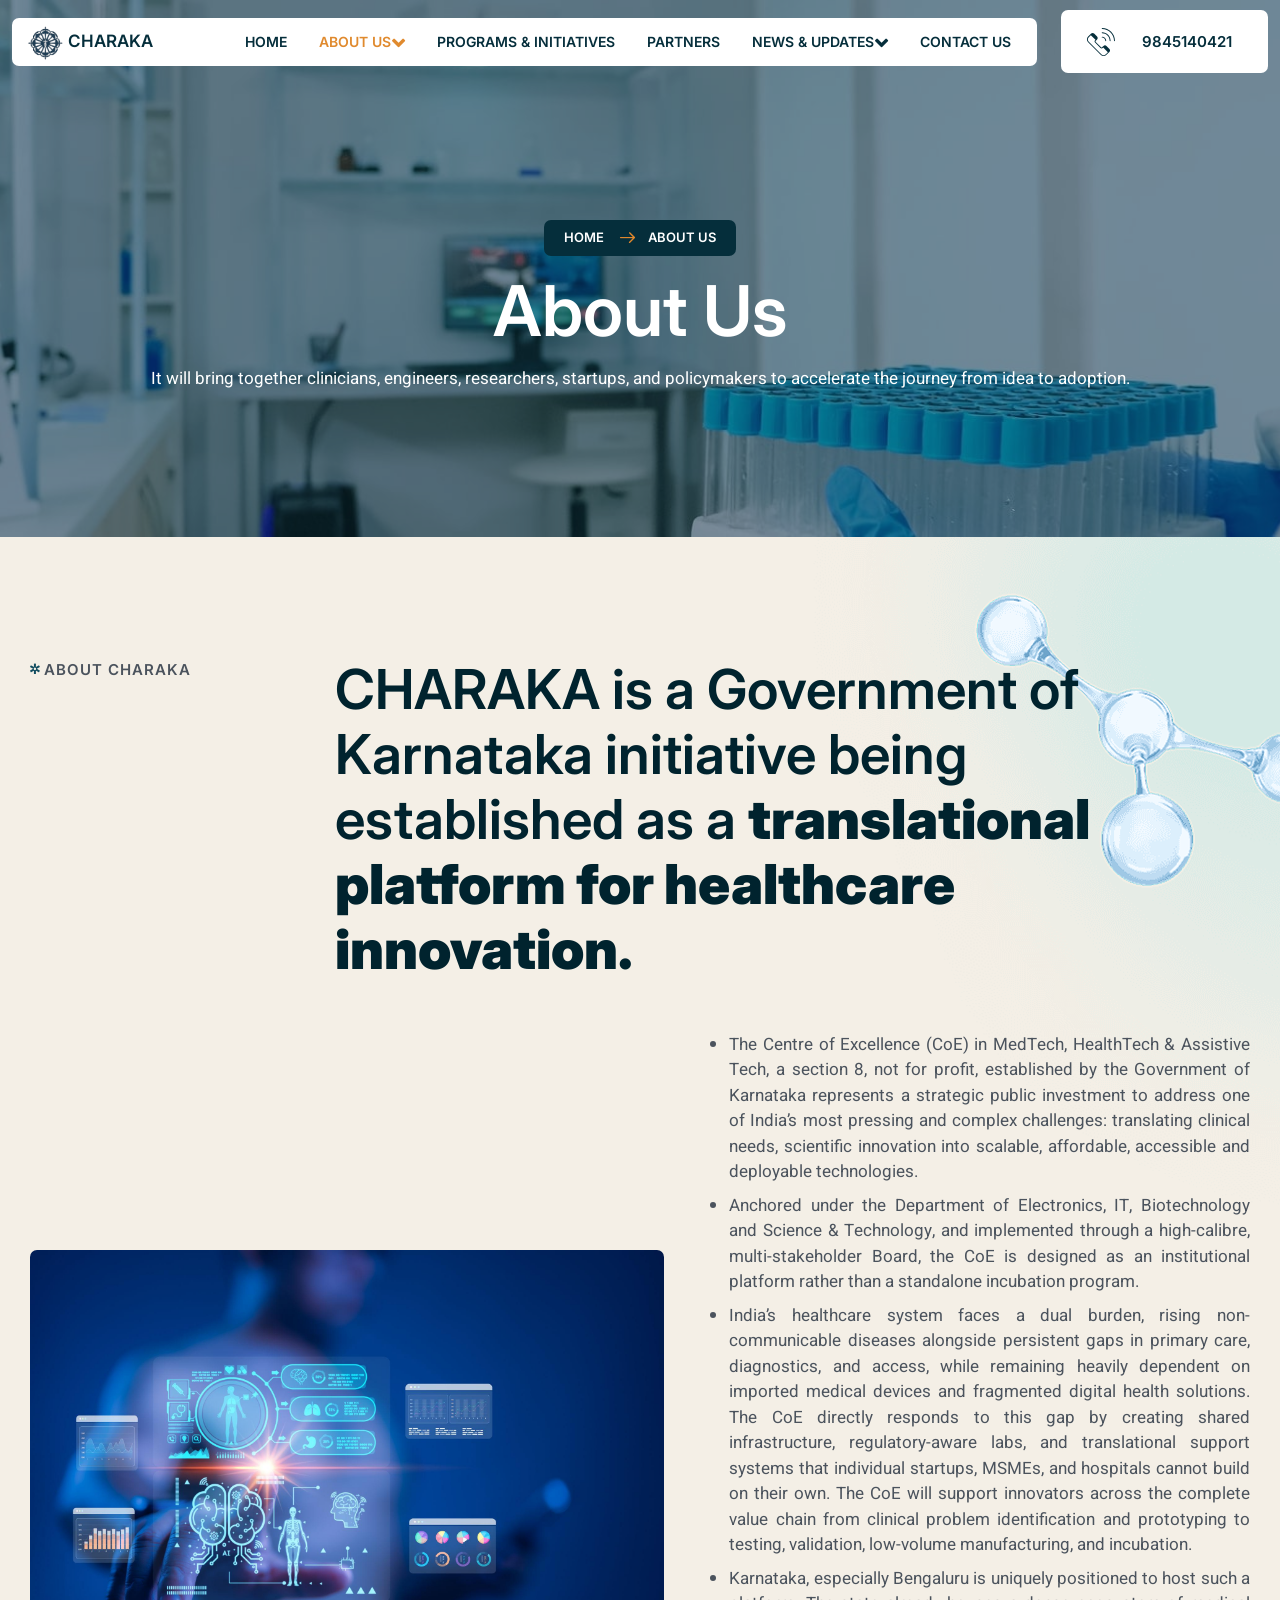
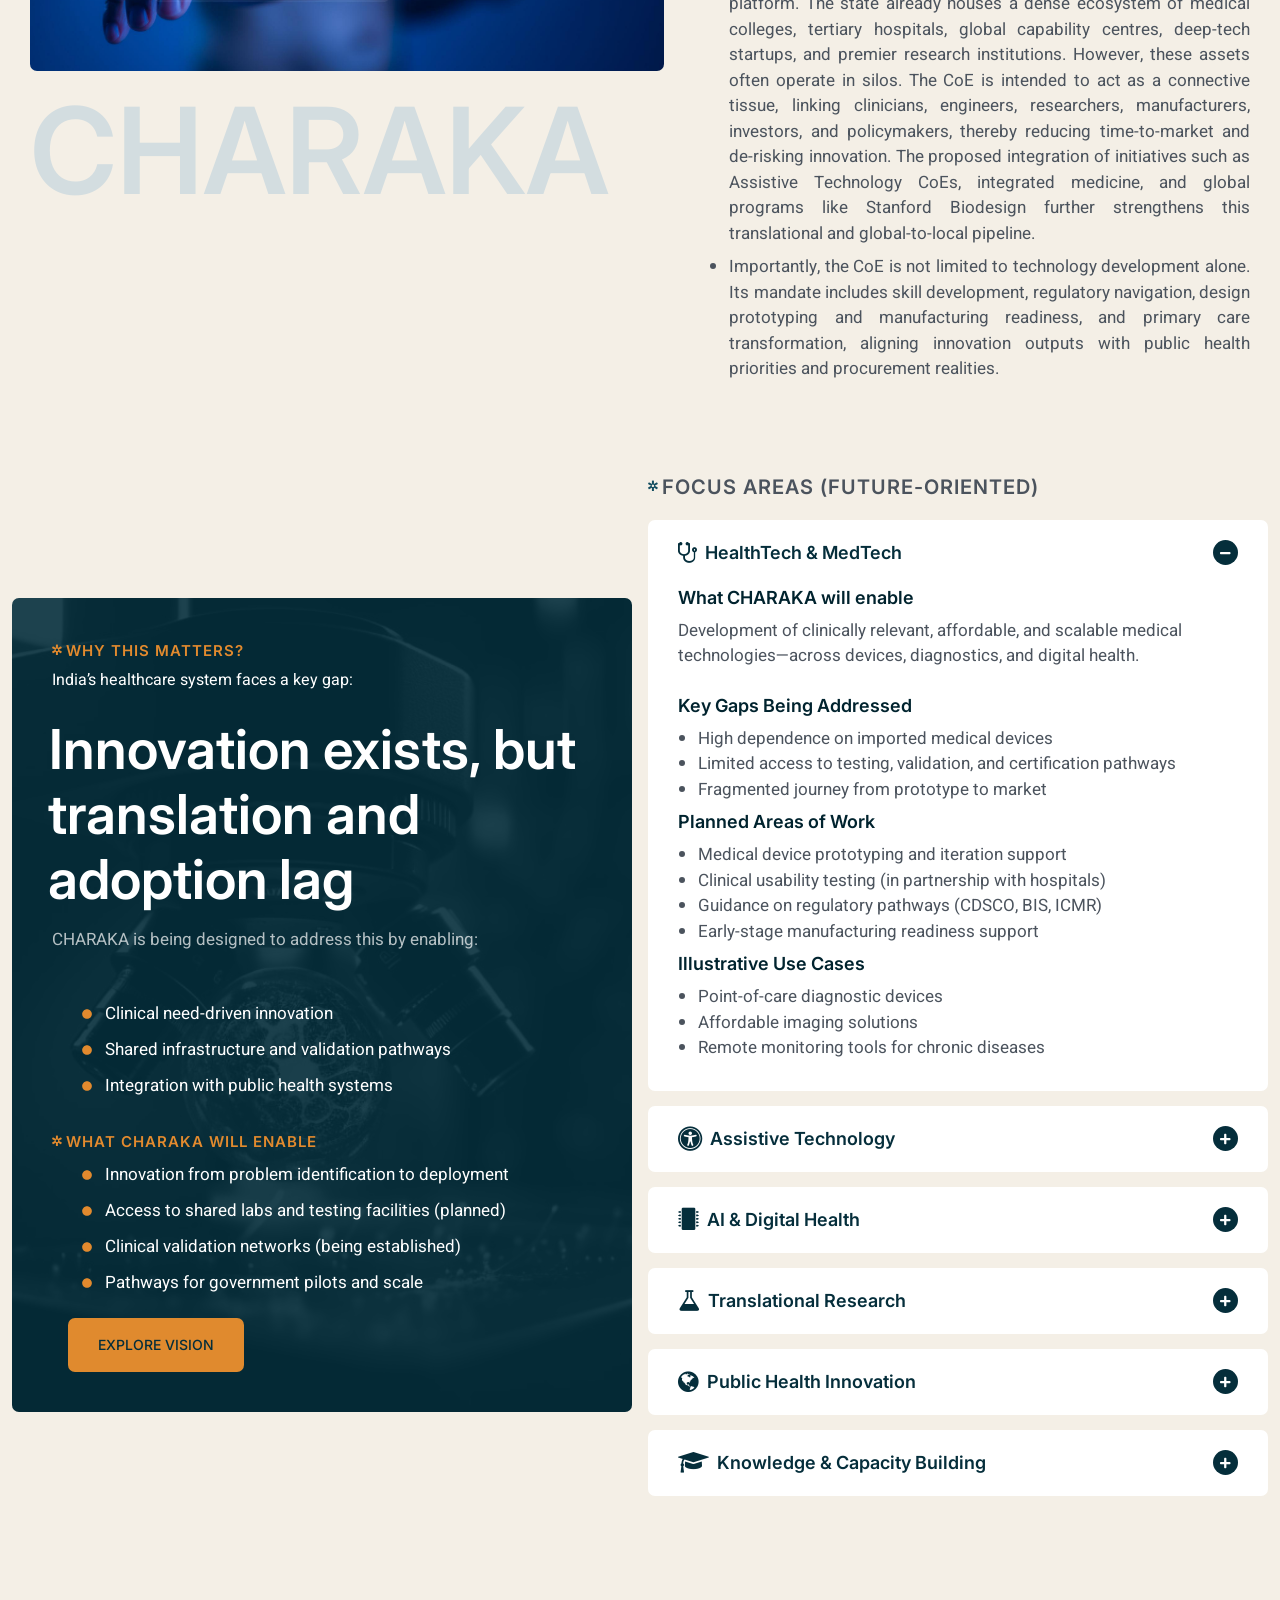
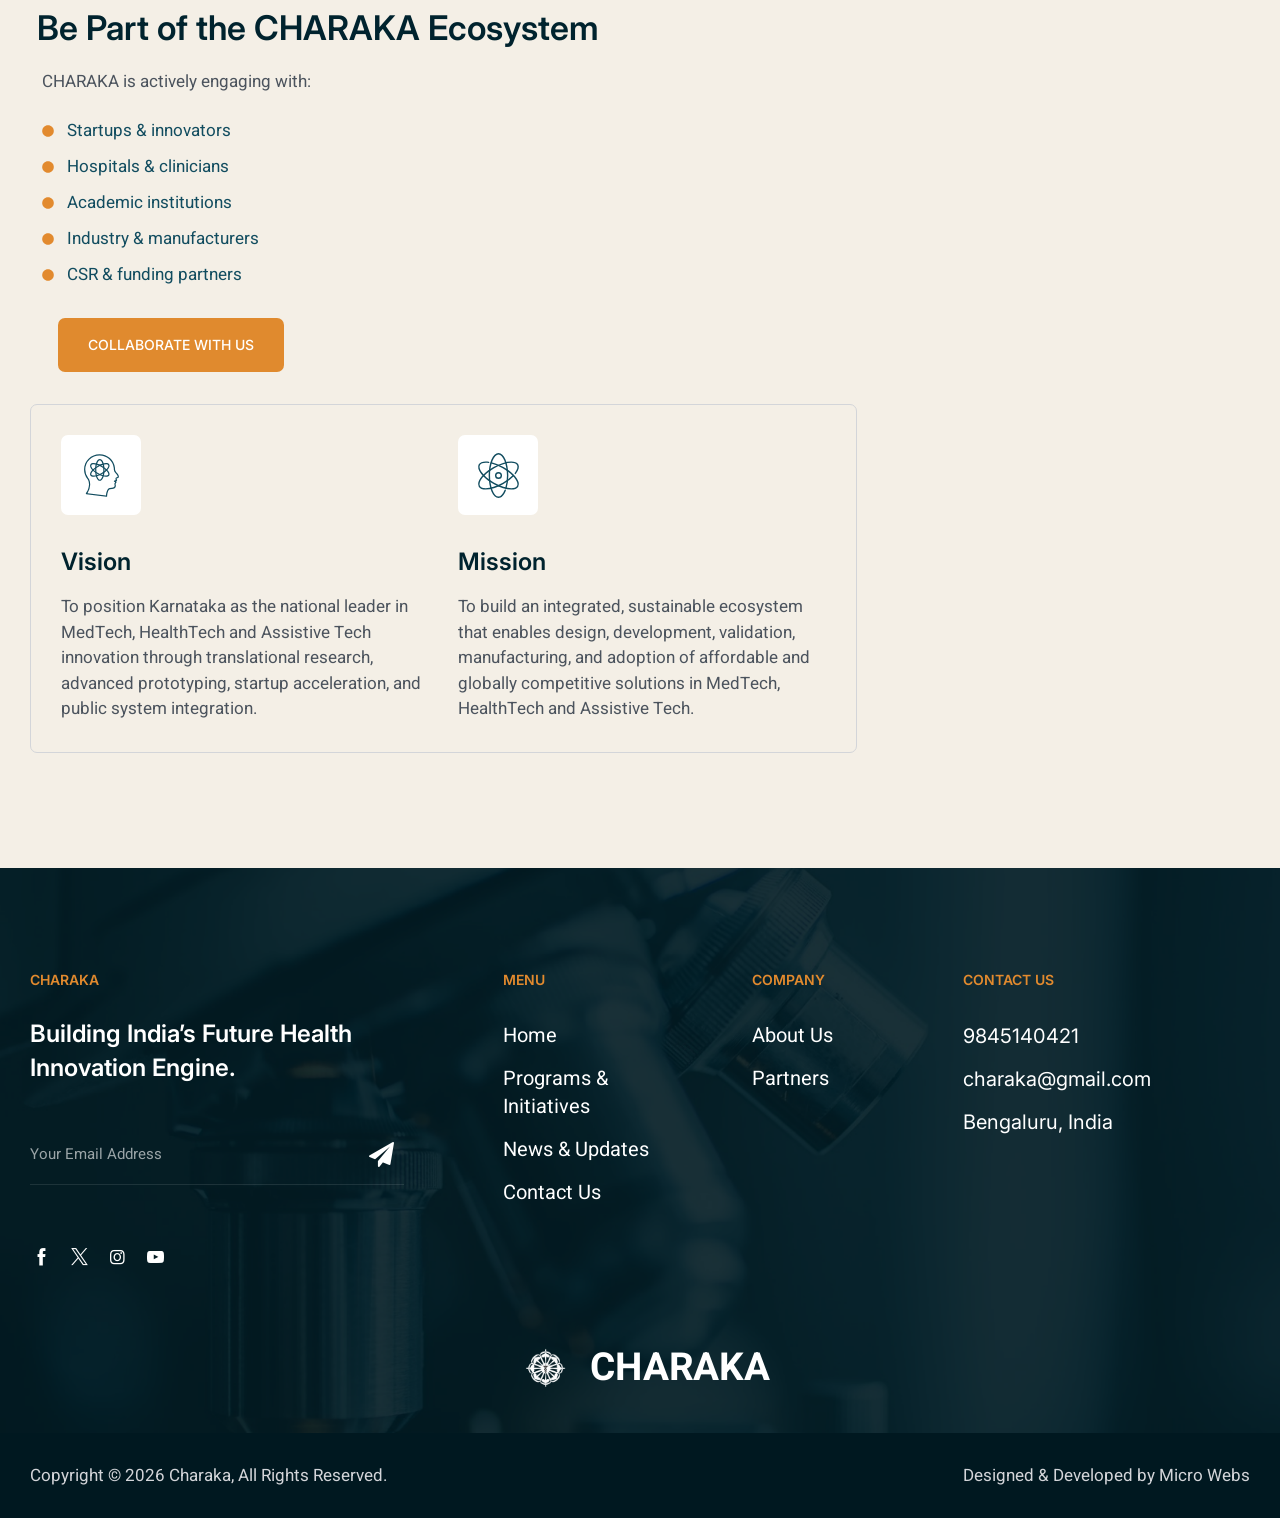
<file: aboutcharaka.html>
<!doctype html>
<html class="no-js" lang="en">

<head>
    <meta charset="utf-8">
    <meta http-equiv="x-ua-compatible" content="ie=edge">
    <title>CHARAKA</title>
    <meta name="robots" content="noindex, follow">
    <meta name="description" content="">
    <meta name="viewport" content="width=device-width, initial-scale=1, shrink-to-fit=no">
    <!-- Favicon -->
    <link rel="shortcut icon" type="image/x-icon" href="images/fevicon.png">
    <!-- CSS
			============================================ -->
    <!-- Bootstrap CSS -->
    <link rel="stylesheet" href="css/bootstrap.min.css">
    <!-- Fontawesome -->
    <link rel="stylesheet" href="css/fontawesome.css">
    <!-- Pbmit labozen Icon -->
    <link rel="stylesheet" href="fonts/pbmit-labozen-icon/pbmit_labozen.css">
    <!-- Base Icons -->
    <link rel="stylesheet" href="css/pbminfotech-base-icons.css">
    <!-- Themify Icons -->
    <link rel="stylesheet" href="css/themify-icons.css">
    <!-- Slick -->
    <link rel="stylesheet" href="css/swiper.min.css">
    <!-- Magnific -->
    <link rel="stylesheet" href="css/magnific-popup.css">
    <!-- AOS -->
    <link rel="stylesheet" href="css/aos.css">
    <!-- Shortcode CSS -->
    <link rel="stylesheet" href="css/shortcode.css">
    <!-- Base CSS -->
    <link rel="stylesheet" href="css/base.css">
    <!-- Style CSS -->
    <link rel="stylesheet" href="css/style.css">
    <!-- Responsive CSS -->
    <link rel="stylesheet" href="css/responsive.css">
    <!-- Google Fonts -->
    <link href="https://fonts.googleapis.com/css2?family=Heebo:wght@100;200;300;400;500;600;700;800;900&display=swap"
        rel="stylesheet">
    <link href="https://fonts.googleapis.com/css2?family=Inter:wght@100;200;300;400;500;600;700;800;900&display=swap"
        rel="stylesheet">

    <style>
        .pbmit-slider-one .pbmit-slider-title {
            font-size: 90px !important;
            line-height: 100px !important;
            letter-spacing: -5px;
            margin-bottom: 35px;
            color: var(--pbmit-white-color);
        }

        .slider-bg-cover {
            background: url("../CHARAKA_Website/images/website/website/slider-bg-cover.png") center center / cover no-repeat !important;
            position: absolute !important;
            display: block !important;
            width: 820px !important;
            height: 100% !important;
            top: 0 !important;
            left: 0 !important;
        }

        .tween-effect-style-1-wrap {
            display: flex;
            justify-content: center;
            align-items: center;
            width: 100%;
            text-align: center;
        }

        .charaka-brand {
            display: inline-flex;
            justify-content: center;
            align-items: center;
            gap: 12px;
            text-align: center;
        }

        .charaka-logo {
            height: 55px;
            width: auto;
            object-fit: contain;
            display: block;
        }

        .charaka-text {
            font-size: 46px;
            font-weight: 700;
            line-height: 1;
            color: #fff;
            /* change to white if background is dark */
            display: flex;
            align-items: center;
        }

        .about-two-leftbox {
            position: sticky;
            top: 20px;
            z-index: 10;
        }

        .text-justify {
            text-align: justify;
        }

        .pbmit-btn {
            color: #fff;
            background-color: #E08A2E !important;
        }

        .pbmit-portfolio-single .pbmit-entry-content .ihbox-style-2-wrap {
            grid-template-columns: repeat(2, 1fr);
        }

        @media (max-width: 767px) {
            .pbmit-portfolio-single .pbmit-entry-content .ihbox-style-2-wrap {
                grid-template-columns: repeat(1, 1fr);
            }
        }

        @media (max-width: 485px) {
            .pbmit-heading-subheading .pbmit-title {
                font-size: 27px;
                line-height: 42px;
            }
        }

        @media (max-width: 575px) {
            .pbmit-heading-subheading .pbmit-title {
                font-size: 28px;
                line-height: 45px;
            }
        }

        @media (max-width: 767px) {
            .pbmit-heading-subheading .pbmit-title {
                font-size: 35px;
                line-height: 45px;
            }
        }

        @media (max-width: 1024px) {
            .pbmit-heading-subheading .pbmit-title {
                font-size: 30px;
                line-height: 45px;
            }

            .logowidth {
                width: 75%;
            }
        }

        @media (max-width: 767px) {

            .section-xl,
            .section-lg,
            .section-md2 {
                padding-top: 25px;
                padding-bottom: 0px;
            }
        }



        @media (max-width: 1200px) {

            .pbmit-header-style-1 .pbmit-main-header-area>.container-fluid,
            .pbmit-header-style-1 .pbmit-sticky-header>.container-fluid {
                padding: 10px 30px 15px
                    /* width: 90%; */
            }

            .logowidth {
                width: 100%;
            }
        }

        .logowidth {
            width: 65%;
        }

        .section-lg {
            padding-top: 0px;
            padding-bottom: 55px;
        }

        .section-xl {
            padding-top: 120px;
            padding-bottom: 45px;
        }

        .about-two-right-box {
            padding-left: 45px;
        }
    </style>
</head>

<body>

    <!-- page wrapper -->
    <div class="page-wrapper" id="page">

        <!-- Header Main Area -->
        <header class="site-header pbmit-header-style-1" id="masthead">
            <div class="pbmit-sticky-header pbmit-header-sticky-yes"></div>
            <div class="pbmit-header-overlay">
                <div class="pbmit-main-header-area pbmit-infostack-header">
                    <div class="container-fluid">
                        <div class="pbmit-header-content d-flex justify-content-between align-items-center gap-4">
                            <div class="pbmit-header-menu-area d-flex align-items-center justify-content-between">
                                <div class="pbmit-logo-area col-md-1 col-4">
                                    <div class="site-branding ">
                                        <h1 class="site-title ">
                                            <a href="index.html" class="d-flex flex-row align-items-center">
                                                <img class="pbmit-main-logo img-fluid"
                                                    src="images/website/website/charaka-logo.png" width="55%" alt="">
                                                <span>CHARAKA</span>
                                            </a>
                                        </h1>
                                    </div>
                                </div>
                                <div class="pbmit-menuarea">
                                    <div class="site-navigation">
                                        <nav class="main-navigation pbmit-navbar main-menu navbar-expand-xl navbar-light"
                                            id="site-navigation">
                                            <div class="pbmit-menu-wrap">
                                              <ul class="navigation clearfix" id="pbmit-top-menu">

													<li ><a href="index.html">Home</a></li>
													<li class="dropdown active">
														<a href="#">About Us <i
                                                                class="fa fa-chevron-down fw-bold"></i></a>
														<ul class="sub-menu">
															<li><a href="aboutcharaka.html">About Charaka</a></li>
															
															<li><a href="boardofdirectors.html">Board of Directors</a></li>
														</ul>
													</li>
													<li><a href="programs.html">Programs & Initiatives </a></li>
													<li><a href="partners.html">Partners</a></li>
													<li class="dropdown">
														<a href="#">News & Updates<i
                                                                class="fa fa-chevron-down fw-bold"></i></a>
														<ul class="sub-menu">
															<li><a href="news&updates.html">News & Updates</a></li>
															
															<li><a href="#">Tenders</a></li>
														</ul>
													</li>
													<li ><a href="contactus.html">Contact Us</a></li>
												</ul>
                                            </div>
                                        </nav>
                                    </div>
                                </div>
                            </div>
                            <div class="pbmit-right-box d-flex align-items-center">
                                <div class="header-contact-search pt-2 pb-2">
                                    <div class="pbmit-ihbox-style-6">
                                        <div class="pbmit-ihbox-box">
                                            <div class="pbmit-ihbox-icon">
                                                <div class="pbmit-ihbox-icon-wrapper pbmit-icon-type-icon">
                                                    <svg viewBox="0 0 64 64" xmlns="http://www.w3.org/2000/svg">
                                                        <path
                                                            d="m21.63 28.66 1.98-1.99.08-.08c.8-.83 1.23-1.93 1.23-3.08 0-1.2-.46-2.32-1.31-3.16l-6.37-6.37c-.84-.85-1.96-1.31-3.16-1.31-1.15 0-2.24.43-3.07 1.23-.03.02-.06.05-.09.08l-1.98 1.98-4.37 4.37c-1.66 1.65-2.57 3.85-2.57 6.19s.91 4.54 2.57 6.2l26.71 26.71c1.66 1.66 3.86 2.57 6.2 2.57s4.54-.91 6.19-2.57l4.37-4.37 1.98-1.98c.03-.03.06-.06.08-.09.8-.83 1.23-1.92 1.23-3.07 0-1.2-.46-2.32-1.31-3.16l-6.37-6.37c-.84-.85-1.96-1.31-3.16-1.31-1.15 0-2.25.43-3.08 1.23-.03.03-.05.05-.08.08l-1.99 1.98-.9.9c-.6.61-1.59.61-2.2 0l-11.51-11.51c-.61-.61-.61-1.6 0-2.2l.9-.9zm9.2 16.02c1.39 1.39 3.64 1.39 5.03 0l.9-.89 9.87 9.87-4.37 4.36c-1.28 1.28-2.98 1.98-4.78 1.98-1.81 0-3.51-.7-4.78-1.98l-26.72-26.72c-1.28-1.27-1.98-2.97-1.98-4.78 0-1.8.7-3.5 1.98-4.78l4.37-4.36 9.87 9.87-.9.89c-.7.7-1.04 1.61-1.04 2.52s.34 1.82 1.04 2.51z">
                                                        </path>
                                                        <path
                                                            d="m34.498 22.652c3.67 0 6.656 2.986 6.656 6.657 0 .552.448 1 1 1s1-.448 1-1c0-4.773-3.883-8.657-8.656-8.657-.552 0-1 .448-1 1s.448 1 1 1z">
                                                        </path>
                                                        <path
                                                            d="m34.498 13.348c8.8 0 15.96 7.16 15.96 15.96 0 .552.448 1 1 1s1-.448 1-1c0-9.903-8.057-17.96-17.96-17.96-.552 0-1 .448-1 1s.448 1 1 1z">
                                                        </path>
                                                        <path
                                                            d="m34.498 2c-.552 0-1 .448-1 1s.448 1 1 1c13.955 0 25.308 11.354 25.308 25.309 0 .552.448 1 1 1s1-.448 1-1c0-15.058-12.25-27.309-27.308-27.309z">
                                                        </path>
                                                    </svg>
                                                </div>
                                            </div>
                                            <div class="pbmit-ihbox-contents p-3">
                                                <h2 class="pbmit-element-title">
                                                    <a href="tel:9845140421">
                                                        <span class="pbmit-button-text">9845140421</span>
                                                    </a>
                                                </h2>
                                            </div>
                                            <a class="pbmit-link" href="tel:9845140421" title="Go to 9845140421"></a>
                                        </div>
                                    </div>
                                    <!-- <div class="pbmit-search-wrapper">
										<div class="pbmit-search-form-wrapper">
											<form>
												<div class="pbmit-search-wrap">
													<input type="search" class="search-field" placeholder="Search …"
														value="" name="s">
													<button type="submit" class="search-submit "
														title="Search"></button>
												</div>
											</form>
										</div>
										<div class="pbmit-header-search-btn">
											<a href="#" title="Search">
												<i class="pbmit-base-icon-search-1"></i>
											</a>
										</div>
									</div> -->
                                </div>
                                <!-- <div class="pbmit-button-box-second">
									<a href="contact-us.html" class="pbmit-btn">
										<span class="pbmit-button-content-wrapper">
											<span class="pbmit-button-text">Get in touch</span>
											<span class="pbmit-button-icon">
												<i class="pbmit-labozen-icon pbmit-labozen-icon-plus"></i>			
											</span>
										</span>
									</a>
								</div> -->
                                <div class="pbmit-burger-menu-wrapper">
                                    <div class="pbmit-mobile-menu-bg"></div>
                                    <button id="menu-toggle" title="Menu Toggle" class="nav-menu-toggle">
                                        <svg viewBox="0 0 64 64" xmlns="http://www.w3.org/2000/svg">
                                            <g data-name="04">
                                                <path d="m58 31h-52a1 1 0 0 0 0 2h52a1 1 0 0 0 0-2z"></path>
                                                <path d="m6 18h52a1 1 0 0 0 0-2h-52a1 1 0 0 0 0 2z"></path>
                                                <path d="m58 46h-52a1 1 0 0 0 0 2h52a1 1 0 0 0 0-2z"></path>
                                            </g>
                                        </svg>
                                    </button>
                                </div>
                            </div>
                        </div>
                    </div>
                </div>
            </div>
        </header>
        <!-- Header Main Area End Here -->
        <!-- Title Bar -->
        <div class="pbmit-title-bar-wrapper">
            <div class="container">
                <div class="pbmit-title-bar-content">
                    <div class="pbmit-title-bar-content-inner">
                        <div class="pbmit-breadcrumb">
                            <div class="pbmit-breadcrumb-inner">
                                <span><a title="" href="index.html" class="home"><span>Home</span></a></span>
                                <span class="sep"><i class="pbmit-base-icon-next-1"></i></span>
                                <span><span class="post-root post post-post current-item">About Us</span></span>
                            </div>
                        </div>
                        <div class="pbmit-tbar">
                            <div class="pbmit-tbar-inner">
                                <h1 class="pbmit-tbar-title">About Us</h1>
                                <p class="pbmit-tbar-desc">It will bring together clinicians, engineers, researchers,
                                    startups, and policymakers to accelerate the journey from idea to adoption.</p>
                            </div>
                        </div>
                    </div>
                </div>
            </div>
        </div>
        <!-- Title Bar End-->

        <!-- Page Content -->
        <div class="page-content about-us-page">

            <!-- About Us Start -->
            <section class="section-xl about-two-bg">
                <div class="container">
                    <div class="animated animation fadeInUp">
                        <div class="pbmit-heading-subheading style-2 animation-style3">
                            <div class="pbmit-hs-left">
                                <h2 class="pbmit-subtitle">About Charaka</h2>
                            </div>
                            <div class="pbmit-hs-right">
                                <h2 class="pbmit-title">CHARAKA is a Government of Karnataka initiative being
                                    established as a <b>translational platform for healthcare innovation.</b></h2>
                            </div>
                        </div>
                    </div>
                    <div class="row g-0 align-items-center">
                        <div
                            class="col-md-5  full-width-1024 left-column animated animation fadeInUp animation-delay-100">
                            <div class="about-two-leftbox">
                                <img src="images/website/HealthTech & MedTechupdate.jpeg" class="img-fluid rounded-7"
                                    alt="">
                                <div class="custom-heading">
                                    <h2>CHARAKA</h2>
                                </div>
                            </div>
                        </div>
                        <div
                            class="col-md-7 full-width-1024 right-column animated animation fadeInUp animation-delay-200">
                            <div class="about-two-right-box">
                                <!-- <p>It will bring together clinicians, engineers, researchers, startups, and policymakers to accelerate the journey from idea to adoption.</p> -->
                                <div class="ihbox-style-5-wrap pt-0">
                                    <div class="pbmit-ihbox-style-5">
                                        <div class="pbmit-ihbox-box">
                                            <ul style="list-style-type: disc; padding-left: 20px;">
                                                <li>
                                                    <p class="mb-2 text-justify">The Centre of Excellence (CoE) in
                                                        MedTech, HealthTech & Assistive
                                                        Tech, a
                                                        section 8, not for profit, established by the Government of
                                                        Karnataka
                                                        represents a strategic public investment to address one of
                                                        India’s most
                                                        pressing and complex challenges: translating clinical needs,
                                                        scientific
                                                        innovation into scalable, affordable, accessible and deployable
                                                        technologies.</p>
                                                </li>
                                                <li>
                                                    <p class="mb-2 text-justify">Anchored under the Department of
                                                        Electronics, IT, Biotechnology and Science & Technology, and
                                                        implemented through a high-calibre, multi-stakeholder Board, the
                                                        CoE is designed as an institutional platform rather than a
                                                        standalone incubation program.</p>
                                                </li>
                                                <li>
                                                    <p class="mb-2 text-justify">India’s healthcare system faces a dual
                                                        burden, rising non-communicable diseases alongside persistent
                                                        gaps in primary care, diagnostics, and access, while remaining
                                                        heavily dependent on imported medical devices and fragmented
                                                        digital health solutions. The CoE directly responds to this gap
                                                        by creating shared infrastructure, regulatory-aware labs, and
                                                        translational support systems that individual startups, MSMEs,
                                                        and hospitals cannot build on their own. The CoE will support
                                                        innovators across the complete value chain from clinical problem
                                                        identification and prototyping to testing, validation,
                                                        low-volume manufacturing, and incubation.</p>
                                                </li>
                                                <li>
                                                    <p class="mb-2 text-justify">Karnataka, especially Bengaluru is
                                                        uniquely positioned to host such a platform. The state already
                                                        houses a dense ecosystem of medical colleges, tertiary
                                                        hospitals, global capability centres, deep-tech startups, and
                                                        premier research institutions. However, these assets often
                                                        operate in silos. The CoE is intended to act as a connective
                                                        tissue, linking clinicians, engineers, researchers,
                                                        manufacturers, investors, and policymakers, thereby reducing
                                                        time-to-market and de-risking innovation. The proposed
                                                        integration of initiatives such as Assistive Technology CoEs,
                                                        integrated medicine, and global programs like Stanford Biodesign
                                                        further strengthens this translational and global-to-local
                                                        pipeline.</p>
                                                </li>
                                                <li>
                                                    <p class="mb-2 text-justify">Importantly, the CoE is not limited to
                                                        technology development alone. Its mandate includes skill
                                                        development, regulatory navigation, design prototyping and
                                                        manufacturing readiness, and primary care transformation,
                                                        aligning innovation outputs with public health priorities and
                                                        procurement realities. </p>
                                                </li>
                                                <!-- <li>
                                                    <p class="text-justify">In essence, the CoE is a strategic public
                                                        good: it strengthens domestic capabilities, enables frugal and
                                                        inclusive innovation, supports MSMEs and startups to scale
                                                        responsibly, and intends to position Karnataka as a national and
                                                        global hub for healthtech, medtech, biotech and assistive tech
                                                        that is clinically relevant, equitable, ethically grounded, and
                                                        system-ready.</p>
                                                </li> -->
                                            </ul>

                                        </div>
                                    </div>

                                </div>

                            </div>
                        </div>
                    </div>
                </div>
            </section>
            <!-- About Us End -->

            <!-- Clinical Solution Start -->
            <section class="section-lg ">
                <div class="container-fluid">
                    <div class="row align-items-center">
                        <div class="col-md-6 pe-xl-2 full-width-1024  mb-3">
                            <div class="d-flex flex-column gap-2">
                                <div
                                    class="pbmit-bg-color-blackish clinical-solution-leftbox animated fadeIn animation">
                                    <!-- <div class="mb-5">
                                    <img src="images/demo-1/about-img-02.jpg" class="img-fluid rounded-7" alt="">
                                </div> -->
                                    <div class="d-flex flex-column">
                                        <div>
                                            <div class="pbmit-heading-subheading animation-style3">
                                                <h2 class="pbmit-subtitle">Why This Matters?</h2>

                                                <p class="text-white fs-6">India’s healthcare system faces a key gap:
                                                </p>
                                                <h2 class="pbmit-title">Innovation exists, but translation and adoption
                                                    lag</h2>
                                                <div class="pbmit-heading-desc">CHARAKA is being designed to address
                                                    this by
                                                    enabling:</div>
                                            </div>
                                            <ul class="list-group">
                                                <li class="list-group-item">
                                                    <span class="pbmit-icon-list-icon">
                                                        <svg aria-hidden="true" class="e-font-icon-svg e-fas-circle"
                                                            viewBox="0 0 512 512" xmlns="http://www.w3.org/2000/svg">
                                                            <path
                                                                d="M256 8C119 8 8 119 8 256s111 248 248 248 248-111 248-248S393 8 256 8z">
                                                            </path>
                                                        </svg>
                                                    </span>
                                                    <span class="pbmit-icon-list-text">Clinical need-driven
                                                        innovation</span>
                                                </li>
                                                <li class="list-group-item">
                                                    <span class="pbmit-icon-list-icon">
                                                        <svg aria-hidden="true" class="e-font-icon-svg e-fas-circle"
                                                            viewBox="0 0 512 512" xmlns="http://www.w3.org/2000/svg">
                                                            <path
                                                                d="M256 8C119 8 8 119 8 256s111 248 248 248 248-111 248-248S393 8 256 8z">
                                                            </path>
                                                        </svg>
                                                    </span>
                                                    <span class="pbmit-icon-list-text">Shared infrastructure and
                                                        validation
                                                        pathways</span>
                                                </li>
                                                <li class="list-group-item">
                                                    <span class="pbmit-icon-list-icon">
                                                        <svg aria-hidden="true" class="e-font-icon-svg e-fas-circle"
                                                            viewBox="0 0 512 512" xmlns="http://www.w3.org/2000/svg">
                                                            <path
                                                                d="M256 8C119 8 8 119 8 256s111 248 248 248 248-111 248-248S393 8 256 8z">
                                                            </path>
                                                        </svg>
                                                    </span>
                                                    <span class="pbmit-icon-list-text">Integration with public health
                                                        systems</span>
                                                </li>
                                            </ul>
                                        </div>
                                        <div>
                                            <div class="pbmit-heading-subheading animation-style3 mt-4 mb-1">
                                                <h2 class="pbmit-subtitle">What CHARAKA Will Enable</h2>


                                            </div>
                                            <ul class="list-group">
                                                <li class="list-group-item">
                                                    <span class="pbmit-icon-list-icon">
                                                        <svg aria-hidden="true" class="e-font-icon-svg e-fas-circle"
                                                            viewBox="0 0 512 512" xmlns="http://www.w3.org/2000/svg">
                                                            <path
                                                                d="M256 8C119 8 8 119 8 256s111 248 248 248 248-111 248-248S393 8 256 8z">
                                                            </path>
                                                        </svg>
                                                    </span>
                                                    <span class="pbmit-icon-list-text">Innovation from problem
                                                        identification to deployment</span>
                                                </li>
                                                <li class="list-group-item">
                                                    <span class="pbmit-icon-list-icon">
                                                        <svg aria-hidden="true" class="e-font-icon-svg e-fas-circle"
                                                            viewBox="0 0 512 512" xmlns="http://www.w3.org/2000/svg">
                                                            <path
                                                                d="M256 8C119 8 8 119 8 256s111 248 248 248 248-111 248-248S393 8 256 8z">
                                                            </path>
                                                        </svg>
                                                    </span>
                                                    <span class="pbmit-icon-list-text">Access to shared labs and testing
                                                        facilities (planned)</span>
                                                </li>
                                                <li class="list-group-item">
                                                    <span class="pbmit-icon-list-icon">
                                                        <svg aria-hidden="true" class="e-font-icon-svg e-fas-circle"
                                                            viewBox="0 0 512 512" xmlns="http://www.w3.org/2000/svg">
                                                            <path
                                                                d="M256 8C119 8 8 119 8 256s111 248 248 248 248-111 248-248S393 8 256 8z">
                                                            </path>
                                                        </svg>
                                                    </span>
                                                    <span class="pbmit-icon-list-text">Clinical validation networks
                                                        (being established)</span>
                                                </li>
                                                <li class="list-group-item">
                                                    <span class="pbmit-icon-list-icon">
                                                        <svg aria-hidden="true" class="e-font-icon-svg e-fas-circle"
                                                            viewBox="0 0 512 512" xmlns="http://www.w3.org/2000/svg">
                                                            <path
                                                                d="M256 8C119 8 8 119 8 256s111 248 248 248 248-111 248-248S393 8 256 8z">
                                                            </path>
                                                        </svg>
                                                    </span>
                                                    <span class="pbmit-icon-list-text">Pathways for government pilots
                                                        and scale</span>
                                                </li>
                                            </ul>
                                            <div class="d-flex flex-column align-items-start">
                                                <a href="" class="pbmit-btn mt-3 ms-3">
                                                    <span class="pbmit-button-content-wrapper">
                                                        <span class="pbmit-button-text">Explore Vision</span>
                                                        <!--<span class="pbmit-button-icon">-->
                                                        <!--    <i class="pbmit-labozen-icon pbmit-labozen-icon-plus"></i>-->
                                                        <!--</span>-->
                                                    </span>
                                                </a>
                                            </div>
                                        </div>
                                    </div>

                                </div>
                            </div>

                        </div>
                        <div class="col-md-6 ps-xl-2 full-width-1024">
                            <div id="general" class="mb-5 pb-2">
                                <div class="pbmit-heading-subheading animation-style3 mb-0">
                                    <h1 class="pbmit-subtitle fs-5">Focus Areas (Future-Oriented)</h1>

                                </div>
                                <div class="accordion pt-xl-3" id="accordionExample">
                                    <div class="accordion-item active">
                                        <h2 class="accordion-header" id="headingOne">
                                            <button class="accordion-button" type="button" data-bs-toggle="collapse"
                                                data-bs-target="#collapseOne" aria-expanded="false"
                                                aria-controls="collapseOne">
                                                <span class="pbmit-accordion-title">
                                                    <i class="fa fa-stethoscope me-2 fs-4"></i>
                                                    <span class="pbmit-accordion-title-text"> HealthTech &
                                                        MedTech</span>
                                                </span>
                                                <span class="pbmit-accordion-icon">
                                                    <span class="pbmit-accordion-icon-opened">
                                                        <svg aria-hidden="true" class="e-font-icon-svg e-fas-minus"
                                                            viewBox="0 0 448 512" xmlns="http://www.w3.org/2000/svg">
                                                            <path
                                                                d="M416 208H32c-17.67 0-32 14.33-32 32v32c0 17.67 14.33 32 32 32h384c17.67 0 32-14.33 32-32v-32c0-17.67-14.33-32-32-32z">
                                                            </path>
                                                        </svg>
                                                    </span>
                                                    <span class="pbmit-accordion-icon-closed">
                                                        <svg aria-hidden="true" class="e-font-icon-svg e-fas-plus"
                                                            viewBox="0 0 448 512" xmlns="http://www.w3.org/2000/svg">
                                                            <path
                                                                d="M416 208H272V64c0-17.67-14.33-32-32-32h-32c-17.67 0-32 14.33-32 32v144H32c-17.67 0-32 14.33-32 32v32c0 17.67 14.33 32 32 32h144v144c0 17.67 14.33 32 32 32h32c17.67 0 32-14.33 32-32V304h144c17.67 0 32-14.33 32-32v-32c0-17.67-14.33-32-32-32z">
                                                            </path>
                                                        </svg>
                                                    </span>
                                                </span>
                                            </button>
                                        </h2>
                                        <div id="collapseOne" class="accordion-collapse collapse show"
                                            aria-labelledby="headingOne" data-bs-parent="#accordionExample"
                                            role="region">
                                            <div class="accordion-body">
                                                <div class="d-flex flex-column">
                                                    <div class="d-flex flex-column">
                                                        <h6>What CHARAKA will enable</h6>
                                                        <p>Development of clinically relevant, affordable, and scalable
                                                            medical technologies—across devices, diagnostics, and
                                                            digital health.</p>
                                                    </div>
                                                    <div class="d-flex flex-column gap-2">
                                                        <div class="d-flex flex-column">
                                                            <h6>Key Gaps Being Addressed</h6>
                                                            <ul style="list-style-type: disc; padding-left: 20px;">
                                                                <li>High dependence on imported medical devices</li>
                                                                <li>Limited access to testing, validation, and
                                                                    certification pathways</li>
                                                                <li>Fragmented journey from prototype to market</li>
                                                            </ul>
                                                        </div>
                                                        <div class="d-flex flex-column">
                                                            <h6>Planned Areas of Work</h6>
                                                            <ul style="list-style-type: disc; padding-left: 20px;">
                                                                <li>Medical device prototyping and iteration support
                                                                </li>
                                                                <li>Clinical usability testing (in partnership with
                                                                    hospitals)</li>
                                                                <li>Guidance on regulatory pathways (CDSCO, BIS, ICMR)
                                                                </li>
                                                                <li>Early-stage manufacturing readiness support</li>
                                                            </ul>
                                                        </div>
                                                        <div class="d-flex flex-column">
                                                            <h6>Illustrative Use Cases</h6>
                                                            <ul style="list-style-type: disc; padding-left: 20px;">
                                                                <li>Point-of-care diagnostic devices</li>
                                                                <li>Affordable imaging solutions</li>
                                                                <li>Remote monitoring tools for chronic diseases</li>
                                                            </ul>
                                                        </div>
                                                    </div>

                                                </div>
                                            </div>
                                        </div>
                                    </div>
                                    <div class="accordion-item">
                                        <h2 class="accordion-header" id="headingTwo">
                                            <button class="accordion-button collapsed" type="button"
                                                data-bs-toggle="collapse" data-bs-target="#collapseTwo"
                                                aria-expanded="false" aria-controls="collapseTwo">
                                                <span class="pbmit-accordion-title">
                                                    <i class="fa fa-universal-access me-2 fs-4"></i>
                                                    <span class="pbmit-accordion-title-text"> Assistive Technology
                                                    </span>
                                                </span>
                                                <span class="pbmit-accordion-icon">
                                                    <span class="pbmit-accordion-icon-opened">
                                                        <svg aria-hidden="true" class="e-font-icon-svg e-fas-minus"
                                                            viewBox="0 0 448 512" xmlns="http://www.w3.org/2000/svg">
                                                            <path
                                                                d="M416 208H32c-17.67 0-32 14.33-32 32v32c0 17.67 14.33 32 32 32h384c17.67 0 32-14.33 32-32v-32c0-17.67-14.33-32-32-32z">
                                                            </path>
                                                        </svg>
                                                    </span>
                                                    <span class="pbmit-accordion-icon-closed">
                                                        <svg aria-hidden="true" class="e-font-icon-svg e-fas-plus"
                                                            viewBox="0 0 448 512" xmlns="http://www.w3.org/2000/svg">
                                                            <path
                                                                d="M416 208H272V64c0-17.67-14.33-32-32-32h-32c-17.67 0-32 14.33-32 32v144H32c-17.67 0-32 14.33-32 32v32c0 17.67 14.33 32 32 32h144v144c0 17.67 14.33 32 32 32h32c17.67 0 32-14.33 32-32V304h144c17.67 0 32-14.33 32-32v-32c0-17.67-14.33-32-32-32z">
                                                            </path>
                                                        </svg>
                                                    </span>
                                                </span>
                                            </button>
                                        </h2>
                                        <div id="collapseTwo" class="accordion-collapse collapse"
                                            aria-labelledby="headingTwo" data-bs-parent="#accordionExample"
                                            role="region">
                                            <div class="accordion-body">
                                                <div class="d-flex flex-column">
                                                    <div class="d-flex flex-column">
                                                        <h6>What CHARAKA will enable</h6>
                                                        <p>Inclusive, user-centered innovation for persons with
                                                            disabilities and the elderly—focusing on accessibility,
                                                            affordability, and usability.</p>
                                                    </div>
                                                    <div class="d-flex flex-column gap-2">
                                                        <div class="d-flex flex-column">
                                                            <h6>Key Gaps Being Addressed</h6>
                                                            <ul style="list-style-type: disc; padding-left: 20px;">
                                                                <li>Limited availability of affordable assistive devices
                                                                </li>
                                                                <li>Poor customization to user needs</li>
                                                                <li>Weak integration into healthcare and social systems
                                                                </li>
                                                            </ul>
                                                        </div>
                                                        <div class="d-flex flex-column">
                                                            <h6>Planned Areas of Work</h6>
                                                            <ul style="list-style-type: disc; padding-left: 20px;">
                                                                <li>Co-design with users and caregivers
                                                                </li>
                                                                <li>Frugal engineering and rapid prototyping</li>
                                                                <li>Partnerships with rehabilitation centers and NGOs
                                                                </li>
                                                                <li>Pathways for scale through public programs and CSR
                                                                </li>
                                                            </ul>
                                                        </div>
                                                        <div class="d-flex flex-column">
                                                            <h6>Illustrative Use Cases</h6>
                                                            <ul style="list-style-type: disc; padding-left: 20px;">
                                                                <li>Low-cost prosthetics and orthotics</li>
                                                                <li>Smart mobility and assistive devices</li>
                                                                <li>Communication and accessibility tools</li>
                                                            </ul>
                                                        </div>
                                                    </div>

                                                </div>
                                            </div>
                                        </div>
                                    </div>
                                    <div class="accordion-item">
                                        <h2 class="accordion-header" id="headingThree">
                                            <button class="accordion-button collapsed" type="button"
                                                data-bs-toggle="collapse" data-bs-target="#collapseThree"
                                                aria-expanded="false" aria-controls="collapseThree">
                                                <span class="pbmit-accordion-title">
                                                    <i class="fa fa-microchip me-2 fs-4"></i>
                                                    <span class="pbmit-accordion-title-text"> AI & Digital Health
                                                    </span>
                                                </span>
                                                <span class="pbmit-accordion-icon">
                                                    <span class="pbmit-accordion-icon-opened">
                                                        <svg aria-hidden="true" class="e-font-icon-svg e-fas-minus"
                                                            viewBox="0 0 448 512" xmlns="http://www.w3.org/2000/svg">
                                                            <path
                                                                d="M416 208H32c-17.67 0-32 14.33-32 32v32c0 17.67 14.33 32 32 32h384c17.67 0 32-14.33 32-32v-32c0-17.67-14.33-32-32-32z">
                                                            </path>
                                                        </svg>
                                                    </span>
                                                    <span class="pbmit-accordion-icon-closed">
                                                        <svg aria-hidden="true" class="e-font-icon-svg e-fas-plus"
                                                            viewBox="0 0 448 512" xmlns="http://www.w3.org/2000/svg">
                                                            <path
                                                                d="M416 208H272V64c0-17.67-14.33-32-32-32h-32c-17.67 0-32 14.33-32 32v144H32c-17.67 0-32 14.33-32 32v32c0 17.67 14.33 32 32 32h144v144c0 17.67 14.33 32 32 32h32c17.67 0 32-14.33 32-32V304h144c17.67 0 32-14.33 32-32v-32c0-17.67-14.33-32-32-32z">
                                                            </path>
                                                        </svg>
                                                    </span>
                                                </span>
                                            </button>
                                        </h2>
                                        <div id="collapseThree" class="accordion-collapse collapse"
                                            aria-labelledby="headingThree" data-bs-parent="#accordionExample"
                                            role="region">
                                            <div class="accordion-body">
                                                <div class="d-flex flex-column">
                                                    <div class="d-flex flex-column">
                                                        <h6>What CHARAKA will enable</h6>
                                                        <p>Responsible and scalable deployment of AI and digital
                                                            platforms in healthcare delivery and public health systems.
                                                        </p>
                                                    </div>
                                                    <div class="d-flex flex-column gap-2">
                                                        <div class="d-flex flex-column">
                                                            <h6>Key Gaps Being Addressed</h6>
                                                            <ul style="list-style-type: disc; padding-left: 20px;">
                                                                <li>Underutilization of health data
                                                                </li>
                                                                <li>Lack of validated AI solutions in clinical settings
                                                                </li>
                                                                <li>Interoperability and data governance challenges
                                                                </li>
                                                            </ul>
                                                        </div>
                                                        <div class="d-flex flex-column">
                                                            <h6>Planned Areas of Work</h6>
                                                            <ul style="list-style-type: disc; padding-left: 20px;">
                                                                <li>AI model development and validation support
                                                                </li>
                                                                <li>Digital health platforms aligned with ABDM standards
                                                                </li>
                                                                <li>Data governance, ethics, and privacy frameworks
                                                                </li>
                                                                <li>Integration with hospital and public health systems
                                                                </li>

                                                            </ul>
                                                        </div>
                                                        <div class="d-flex flex-column">
                                                            <h6>Illustrative Use Cases</h6>
                                                            <ul style="list-style-type: disc; padding-left: 20px;">
                                                                <li>AI-based screening and triage tools</li>
                                                                <li>Clinical decision support systems</li>
                                                                <li>Digital health records and analytics platforms</li>
                                                            </ul>
                                                        </div>
                                                    </div>

                                                </div>
                                            </div>
                                        </div>
                                    </div>
                                    <div class="accordion-item">
                                        <h2 class="accordion-header" id="headingfour">
                                            <button class="accordion-button collapsed" type="button"
                                                data-bs-toggle="collapse" data-bs-target="#collapsefour"
                                                aria-expanded="false" aria-controls="collapsefour">
                                                <span class="pbmit-accordion-title">
                                                    <i class="fa fa-flask me-2 fs-4  "></i>
                                                    <span class="pbmit-accordion-title-text"> Translational Research
                                                    </span>
                                                </span>
                                                <span class="pbmit-accordion-icon">
                                                    <span class="pbmit-accordion-icon-opened">
                                                        <svg aria-hidden="true" class="e-font-icon-svg e-fas-minus"
                                                            viewBox="0 0 448 512" xmlns="http://www.w3.org/2000/svg">
                                                            <path
                                                                d="M416 208H32c-17.67 0-32 14.33-32 32v32c0 17.67 14.33 32 32 32h384c17.67 0 32-14.33 32-32v-32c0-17.67-14.33-32-32-32z">
                                                            </path>
                                                        </svg>
                                                    </span>
                                                    <span class="pbmit-accordion-icon-closed">
                                                        <svg aria-hidden="true" class="e-font-icon-svg e-fas-plus"
                                                            viewBox="0 0 448 512" xmlns="http://www.w3.org/2000/svg">
                                                            <path
                                                                d="M416 208H272V64c0-17.67-14.33-32-32-32h-32c-17.67 0-32 14.33-32 32v144H32c-17.67 0-32 14.33-32 32v32c0 17.67 14.33 32 32 32h144v144c0 17.67 14.33 32 32 32h32c17.67 0 32-14.33 32-32V304h144c17.67 0 32-14.33 32-32v-32c0-17.67-14.33-32-32-32z">
                                                            </path>
                                                        </svg>
                                                    </span>
                                                </span>
                                            </button>
                                        </h2>
                                        <div id="collapsefour" class="accordion-collapse collapse"
                                            aria-labelledby="headingfour" data-bs-parent="#accordionExample"
                                            role="region">
                                            <div class="accordion-body">
                                                <div class="d-flex flex-column">
                                                    <div class="d-flex flex-column">
                                                        <h6>What CHARAKA will enable</h6>
                                                        <p>Acceleration of research from labs into deployable,
                                                            real-world healthcare solutions.</p>
                                                    </div>
                                                    <div class="d-flex flex-column gap-2">
                                                        <div class="d-flex flex-column">
                                                            <h6>Key Gaps Being Addressed</h6>
                                                            <ul style="list-style-type: disc; padding-left: 20px;">
                                                                <li>Research outputs not translating into products</li>
                                                                <li>Lack of structured validation pathways</li>
                                                                <li>Limited collaboration between academia and industry
                                                                </li>
                                                            </ul>
                                                        </div>
                                                        <div class="d-flex flex-column">
                                                            <h6>Planned Areas of Work</h6>
                                                            <ul style="list-style-type: disc; padding-left: 20px;">
                                                                <li>Structured pathways for clinical validation
                                                                </li>
                                                                <li>Pilot design and field testing frameworks</li>
                                                                <li>Industry-academia collaboration platforms
                                                                </li>
                                                                <li>Support for proof-of-concept to prototype transition
                                                                </li>
                                                            </ul>
                                                        </div>
                                                        <div class="d-flex flex-column">
                                                            <h6>Illustrative Use Cases</h6>
                                                            <ul style="list-style-type: disc; padding-left: 20px;">
                                                                <li>Lab innovations moving to pilot trials</li>
                                                                <li>Clinical validation of new diagnostics/devices</li>
                                                                <li>Translational grants and collaborative projects</li>
                                                            </ul>
                                                        </div>
                                                    </div>

                                                </div>
                                            </div>
                                        </div>
                                    </div>
                                    <div class="accordion-item">
                                        <h2 class="accordion-header" id="headingfive">
                                            <button class="accordion-button collapsed" type="button"
                                                data-bs-toggle="collapse" data-bs-target="#collapsefive"
                                                aria-expanded="false" aria-controls="collapsefive">
                                                <span class="pbmit-accordion-title">
                                                    <i class="fa fa-globe me-2 fs-4"></i>
                                                    <span class="pbmit-accordion-title-text"> Public Health Innovation
                                                    </span>
                                                </span>
                                                <span class="pbmit-accordion-icon">
                                                    <span class="pbmit-accordion-icon-opened">
                                                        <svg aria-hidden="true" class="e-font-icon-svg e-fas-minus"
                                                            viewBox="0 0 448 512" xmlns="http://www.w3.org/2000/svg">
                                                            <path
                                                                d="M416 208H32c-17.67 0-32 14.33-32 32v32c0 17.67 14.33 32 32 32h384c17.67 0 32-14.33 32-32v-32c0-17.67-14.33-32-32-32z">
                                                            </path>
                                                        </svg>
                                                    </span>
                                                    <span class="pbmit-accordion-icon-closed">
                                                        <svg aria-hidden="true" class="e-font-icon-svg e-fas-plus"
                                                            viewBox="0 0 448 512" xmlns="http://www.w3.org/2000/svg">
                                                            <path
                                                                d="M416 208H272V64c0-17.67-14.33-32-32-32h-32c-17.67 0-32 14.33-32 32v144H32c-17.67 0-32 14.33-32 32v32c0 17.67 14.33 32 32 32h144v144c0 17.67 14.33 32 32 32h32c17.67 0 32-14.33 32-32V304h144c17.67 0 32-14.33 32-32v-32c0-17.67-14.33-32-32-32z">
                                                            </path>
                                                        </svg>
                                                    </span>
                                                </span>
                                            </button>
                                        </h2>
                                        <div id="collapsefive" class="accordion-collapse collapse"
                                            aria-labelledby="headingfive" data-bs-parent="#accordionExample"
                                            role="region">
                                            <div class="accordion-body">
                                                <div class="d-flex flex-column">
                                                    <div class="d-flex flex-column">
                                                        <h6>What CHARAKA will enable</h6>
                                                        <p>Deployment of technology solutions aligned with
                                                            population-scale healthcare needs and government priorities.
                                                        </p>
                                                    </div>
                                                    <div class="d-flex flex-column gap-2">
                                                        <div class="d-flex flex-column">
                                                            <h6>Key Gaps Being Addressed</h6>
                                                            <ul style="list-style-type: disc; padding-left: 20px;">
                                                                <li>Limited integration of innovation into public health
                                                                    programs</li>
                                                                <li>Challenges in scaling pilots across districts/states
                                                                </li>
                                                                <li>Inefficiencies in surveillance and service delivery
                                                                </li>
                                                            </ul>
                                                        </div>
                                                        <div class="d-flex flex-column">
                                                            <h6>Planned Areas of Work</h6>
                                                            <ul style="list-style-type: disc; padding-left: 20px;">
                                                                <li>Co-development with government departments
                                                                </li>
                                                                <li>Pilot deployments in public health systems</li>
                                                                <li>Evaluation frameworks for scale-up decisions
                                                                </li>
                                                                <li>Integration with national/state health missions</li>
                                                            </ul>
                                                        </div>
                                                        <div class="d-flex flex-column">
                                                            <h6>Illustrative Use Cases</h6>
                                                            <ul style="list-style-type: disc; padding-left: 20px;">
                                                                <li>Disease surveillance platforms</li>
                                                                <li>Maternal and child health tracking systems</li>
                                                                <li>Telehealth solutions for primary care</li>
                                                            </ul>
                                                        </div>
                                                    </div>

                                                </div>
                                            </div>
                                        </div>
                                    </div>
                                    <div class="accordion-item">
                                        <h2 class="accordion-header" id="headingsix">
                                            <button class="accordion-button collapsed" type="button"
                                                data-bs-toggle="collapse" data-bs-target="#collapsesix"
                                                aria-expanded="false" aria-controls="collapsesix">
                                                <span class="pbmit-accordion-title">
                                                    <i class="fa fa-graduation-cap me-2 fs-4"></i>
                                                    <span class="pbmit-accordion-title-text"> Knowledge & Capacity
                                                        Building </span>
                                                </span>
                                                <span class="pbmit-accordion-icon">
                                                    <span class="pbmit-accordion-icon-opened">
                                                        <svg aria-hidden="true" class="e-font-icon-svg e-fas-minus"
                                                            viewBox="0 0 448 512" xmlns="http://www.w3.org/2000/svg">
                                                            <path
                                                                d="M416 208H32c-17.67 0-32 14.33-32 32v32c0 17.67 14.33 32 32 32h384c17.67 0 32-14.33 32-32v-32c0-17.67-14.33-32-32-32z">
                                                            </path>
                                                        </svg>
                                                    </span>
                                                    <span class="pbmit-accordion-icon-closed">
                                                        <svg aria-hidden="true" class="e-font-icon-svg e-fas-plus"
                                                            viewBox="0 0 448 512" xmlns="http://www.w3.org/2000/svg">
                                                            <path
                                                                d="M416 208H272V64c0-17.67-14.33-32-32-32h-32c-17.67 0-32 14.33-32 32v144H32c-17.67 0-32 14.33-32 32v32c0 17.67 14.33 32 32 32h144v144c0 17.67 14.33 32 32 32h32c17.67 0 32-14.33 32-32V304h144c17.67 0 32-14.33 32-32v-32c0-17.67-14.33-32-32-32z">
                                                            </path>
                                                        </svg>
                                                    </span>
                                                </span>
                                            </button>
                                        </h2>
                                        <div id="collapsesix" class="accordion-collapse collapse"
                                            aria-labelledby="headingsix" data-bs-parent="#accordionExample"
                                            role="region">
                                            <div class="accordion-body">
                                                <div class="d-flex flex-column">
                                                    <div class="d-flex flex-column">
                                                        <h6>What CHARAKA will enable</h6>
                                                        <p>Development of an ecosystem capable of designing, validating,
                                                            and scaling healthcare innovations.</p>
                                                    </div>
                                                    <div class="d-flex flex-column gap-2">
                                                        <div class="d-flex flex-column">
                                                            <h6>Key Gaps Being Addressed</h6>
                                                            <ul style="list-style-type: disc; padding-left: 20px;">
                                                                <li>Limited cross-disciplinary training (clinician +
                                                                    engineer + public health)</li>
                                                                <li>Lack of awareness on regulatory and translational
                                                                    pathways</li>
                                                                <li>Skill gaps in emerging technologies (AI, MedTech)
                                                                </li>
                                                                <li>Access to structured data across healthcare</li>
                                                            </ul>
                                                        </div>
                                                        <div class="d-flex flex-column">
                                                            <h6>Planned Areas of Work</h6>
                                                            <ul style="list-style-type: disc; padding-left: 20px;">
                                                                <li>Fellowship programs (clinician innovators,
                                                                    engineers)
                                                                </li>
                                                                <li>Short-term workshops and bootcamps</li>
                                                                <li>Policy and regulatory training modules
                                                                </li>
                                                                <li>Knowledge dissemination platforms</li>
                                                                <li>Open access data warehouses </li>
                                                            </ul>
                                                        </div>
                                                        <div class="d-flex flex-column">
                                                            <h6>Illustrative Use Cases</h6>
                                                            <ul style="list-style-type: disc; padding-left: 20px;">
                                                                <li>AI for clinicians training programs</li>
                                                                <li>MedTech innovation fellowships</li>
                                                                <li>Regulatory and market access workshops</li>
                                                                <li>Data sharing platforms</li>
                                                            </ul>
                                                        </div>
                                                    </div>

                                                </div>
                                            </div>
                                        </div>
                                    </div>
                                </div>
                            </div>
                        </div>
                    </div>
                </div>
            </section>
            <!-- Clinical Solution End -->
            <!-- Single Detail Style 1 -->
            <section class="section-lg ">
                <div class="container">
                    <article class="pbmit-portfolio-single">
                        <div class="pbmit-single-project-details-list-wrapper">
                            <div class="row">
                                <div class="col-12 left-column align-items-center">
                                    <div class="pbmit-single-project-content-wrapper">

                                        <div class="pbmit-entry-content ">



                                            <div class="d-flex row m-0">
                                                <div class="col-md-12 col-12 d-flex flex-column">
                                                    <div class="pbmit-custom-heading animation-style3">
                                                        <h3 class="pbmit-title">Be Part of the CHARAKA Ecosystem</h3>
                                                    </div>
                                                    <p>CHARAKA is actively engaging with:</p>
                                                    <ul class="list-group mb-4">
                                                        <li class="list-group-item">
                                                            <span class="pbmit-icon-list-icon">
                                                                <svg aria-hidden="true"
                                                                    class="e-font-icon-svg e-fas-circle"
                                                                    viewBox="0 0 512 512"
                                                                    xmlns="http://www.w3.org/2000/svg">
                                                                    <path
                                                                        d="M256 8C119 8 8 119 8 256s111 248 248 248 248-111 248-248S393 8 256 8z">
                                                                    </path>
                                                                </svg>
                                                            </span>
                                                            <span class="pbmit-icon-list-text">Startups &
                                                                innovators</span>
                                                        </li>
                                                        <li class="list-group-item">
                                                            <span class="pbmit-icon-list-icon">
                                                                <svg aria-hidden="true"
                                                                    class="e-font-icon-svg e-fas-circle"
                                                                    viewBox="0 0 512 512"
                                                                    xmlns="http://www.w3.org/2000/svg">
                                                                    <path
                                                                        d="M256 8C119 8 8 119 8 256s111 248 248 248 248-111 248-248S393 8 256 8z">
                                                                    </path>
                                                                </svg>
                                                            </span>
                                                            <span class="pbmit-icon-list-text">Hospitals &
                                                                clinicians</span>
                                                        </li>
                                                        <li class="list-group-item">
                                                            <span class="pbmit-icon-list-icon">
                                                                <svg aria-hidden="true"
                                                                    class="e-font-icon-svg e-fas-circle"
                                                                    viewBox="0 0 512 512"
                                                                    xmlns="http://www.w3.org/2000/svg">
                                                                    <path
                                                                        d="M256 8C119 8 8 119 8 256s111 248 248 248 248-111 248-248S393 8 256 8z">
                                                                    </path>
                                                                </svg>
                                                            </span>
                                                            <span class="pbmit-icon-list-text">Academic
                                                                institutions</span>
                                                        </li>
                                                        <li class="list-group-item">
                                                            <span class="pbmit-icon-list-icon">
                                                                <svg aria-hidden="true"
                                                                    class="e-font-icon-svg e-fas-circle"
                                                                    viewBox="0 0 512 512"
                                                                    xmlns="http://www.w3.org/2000/svg">
                                                                    <path
                                                                        d="M256 8C119 8 8 119 8 256s111 248 248 248 248-111 248-248S393 8 256 8z">
                                                                    </path>
                                                                </svg>
                                                            </span>
                                                            <span class="pbmit-icon-list-text">Industry &
                                                                manufacturers</span>
                                                        </li>
                                                        <li class="list-group-item">
                                                            <span class="pbmit-icon-list-icon">
                                                                <svg aria-hidden="true"
                                                                    class="e-font-icon-svg e-fas-circle"
                                                                    viewBox="0 0 512 512"
                                                                    xmlns="http://www.w3.org/2000/svg">
                                                                    <path
                                                                        d="M256 8C119 8 8 119 8 256s111 248 248 248 248-111 248-248S393 8 256 8z">
                                                                    </path>
                                                                </svg>
                                                            </span>
                                                            <span class="pbmit-icon-list-text">CSR & funding
                                                                partners</span>
                                                        </li>
                                                    </ul>


                                                    <div class="d-flex flex-column align-items-start mb-3">
                                                        <a href="" class="pbmit-btn mb-3 ms-3">
                                                            <span class="pbmit-button-content-wrapper">
                                                                <span class="pbmit-button-text">Collaborate With
                                                                    Us</span>
                                                                <!-- <span class="pbmit-button-icon">
                                                            <i class="pbmit-labozen-icon pbmit-labozen-icon-plus"></i>
                                                        </span> -->
                                                            </span>
                                                        </a>
                                                    </div>
                                                </div>

                                            </div>




                                            <div class="ihbox-style-2-wrap">
                                                <div class="pbmit-ihbox-style-2 ">
                                                    <div class="pbmit-ihbox-box">
                                                        <div class="pbmit-icon-wrap">
                                                            <div class="pbmit-ihbox-icon">
                                                                <div
                                                                    class="pbmit-ihbox-icon-wrapper pbmit-icon-type-icon">
                                                                    <svg height="512" viewBox="0 0 74 74" width="512"
                                                                        xmlns="http://www.w3.org/2000/svg"
                                                                        data-name="line icons">
                                                                        <path
                                                                            d="m45.3 72a.861.861 0 0 1 -.124-.008l-33.155-4.139a1 1 0 0 1 -.618-1.662c.043-.048 4.435-5.058 5.058-14.22a15.744 15.744 0 0 0 -1.37-7.345 11.909 11.909 0 0 0 -1.546-2.48 24.472 24.472 0 0 1 -5.225-15.165c0-13.774 11.426-24.981 25.471-24.981a25.217 25.217 0 0 1 25.339 22.387.924.924 0 0 1 .006.105 23.807 23.807 0 0 1 .126 2.489v.152a8.11 8.11 0 0 0 1.776 4.15l.641.726c2.127 2.4 4.537 5.116 3.895 7.393a3.421 3.421 0 0 1 -2.574 2.225.96.96 0 0 1 -.159.035c-.414.058-.873.283-.883.4a1.035 1.035 0 0 1 -.07.289 2.536 2.536 0 0 0 .48 1.18 1.914 1.914 0 0 1 .009 2.067 3.23 3.23 0 0 1 -1.463 1.052 2.35 2.35 0 0 1 .665 1.257 1.832 1.832 0 0 1 -.7 1.7c-.713.57-.815 1.12-.471 2.465a5.756 5.756 0 0 1 -.359 4.152 4.934 4.934 0 0 1 -3.388 2.464c-1.261.269-3.269.663-5.685 1.011-3.461.487-4.566 8.554-4.68 11.342a1 1 0 0 1 -1 .959zm-31.321-5.918 30.391 3.794c.263-3.151 1.418-11.466 6.327-12.157 2.357-.34 4.319-.724 5.549-.988a2.935 2.935 0 0 0 2.034-1.437 3.749 3.749 0 0 0 .194-2.728c-.372-1.456-.533-3.121 1.075-4.453a4.313 4.313 0 0 0 -1.583-.967 1 1 0 0 1 .395-1.937 4.886 4.886 0 0 0 2.283-.662 3.585 3.585 0 0 1 -.666-2.777 2.8 2.8 0 0 1 2.508-2.078c.482-.154 1.046-.42 1.163-.833.345-1.224-2.042-3.916-3.467-5.524l-.647-.732a10.133 10.133 0 0 1 -2.264-5.258 1.109 1.109 0 0 1 -.009-.14v-.224a22.7 22.7 0 0 0 -.12-2.342.924.924 0 0 1 -.006-.105 23.211 23.211 0 0 0 -23.345-20.534 23.257 23.257 0 0 0 -23.471 22.981 22.494 22.494 0 0 0 4.8 13.937 13.781 13.781 0 0 1 1.8 2.9 17.75 17.75 0 0 1 1.535 8.291 28.63 28.63 0 0 1 -4.476 13.973z">
                                                                        </path>
                                                                        <path
                                                                            d="m34.25 45.833c-4.4 0-7.722-7.7-7.722-17.916s3.32-17.917 7.722-17.917 7.723 7.7 7.723 17.917-3.321 17.916-7.723 17.916zm0-33.833c-2.706 0-5.722 6.537-5.722 15.917s3.016 15.916 5.722 15.916 5.723-6.537 5.723-15.916-3.016-15.917-5.723-15.917z">
                                                                        </path>
                                                                        <path
                                                                            d="m24.138 39.2c-2.573 0-4.5-.758-5.405-2.32-2.2-3.813 2.811-10.54 11.657-15.646 8.845-5.106 17.176-6.083 19.377-2.271 1.116 1.934.407 4.674-2 7.714a34.5 34.5 0 0 1 -9.66 7.932c-5.218 3.011-10.261 4.591-13.969 4.591zm20.292-20.558c-3.145 0-7.9 1.352-13.04 4.319-8.123 4.69-12.277 10.57-10.924 12.914s8.522 1.687 16.645-3a32.465 32.465 0 0 0 9.09-7.44c1.808-2.286 2.492-4.332 1.833-5.474-.497-.861-1.779-1.319-3.604-1.319z">
                                                                        </path>
                                                                        <path
                                                                            d="m44.362 39.2c-3.708 0-8.75-1.575-13.972-4.591-8.846-5.109-13.857-11.838-11.657-15.651s10.533-2.835 19.378 2.271a34.5 34.5 0 0 1 9.66 7.932c2.4 3.04 3.112 5.78 2 7.714-.906 1.562-2.836 2.325-5.409 2.325zm-20.292-20.559c-1.825 0-3.107.456-3.6 1.317-1.354 2.345 2.8 8.225 10.924 12.914 8.123 4.69 15.291 5.346 16.644 3 .659-1.142-.025-3.188-1.833-5.474a32.482 32.482 0 0 0 -9.09-7.44c-5.142-2.964-9.9-4.317-13.045-4.317z">
                                                                        </path>
                                                                    </svg>
                                                                </div>
                                                            </div>
                                                            <!-- <div class="pbmit-ihbox-box-number">01</div> -->
                                                        </div>
                                                        <div class="pbmit-ihbox-contents">
                                                            <h2 class="pbmit-element-title">Vision</h2>
                                                            <div class="pbmit-heading-desc">To position Karnataka as the
                                                                national leader in MedTech, HealthTech and Assistive
                                                                Tech innovation through translational research, advanced
                                                                prototyping, startup acceleration, and public system
                                                                integration.</div>
                                                        </div>
                                                    </div>
                                                </div>
                                                <div class="pbmit-ihbox-style-2">
                                                    <div class="pbmit-ihbox-box">
                                                        <div class="pbmit-icon-wrap">
                                                            <div class="pbmit-ihbox-icon">
                                                                <div
                                                                    class="pbmit-ihbox-icon-wrapper pbmit-icon-type-icon">
                                                                    <svg xmlns="http://www.w3.org/2000/svg"
                                                                        data-name="Layer 1" viewBox="0 0 64 64"
                                                                        width="512" height="512">
                                                                        <path
                                                                            d="M32,64c-7.851,0-14-14.056-14-32S24.149,0,32,0,46,14.056,46,32a64.821,64.821,0,0,1-2.457,18.287,1,1,0,0,1-1.916-.574A62.767,62.767,0,0,0,44,32C44,15.738,38.505,2,32,2S20,15.738,20,32s5.5,30,12,30c3.186,0,6.332-3.412,8.63-9.36a1,1,0,1,1,1.866.72C39.844,60.222,36.117,64,32,64Z">
                                                                        </path>
                                                                        <path
                                                                            d="M50.1,52c-6.777,0-15.925-2.737-25.176-7.964C13.657,37.672,5.2,29.152,3.37,22.33a7.861,7.861,0,0,1,.561-6.21c2.04-3.454,7.087-4.8,14.209-3.8a1,1,0,0,1-.28,1.98c-6.179-.872-10.628.16-12.206,2.834A5.947,5.947,0,0,0,5.3,21.812c1.67,6.232,9.949,14.463,20.6,20.482,14.285,8.07,29.142,10.163,32.442,4.569a5.947,5.947,0,0,0,.352-4.675c-1.67-6.232-9.949-14.463-20.6-20.482a65.026,65.026,0,0,0-16.331-6.648,1,1,0,1,1,.47-1.944,67.024,67.024,0,0,1,16.844,6.85C50.343,26.328,58.8,34.848,60.63,41.67a7.861,7.861,0,0,1-.561,6.21C58.432,50.655,54.846,52,50.1,52Z">
                                                                        </path>
                                                                        <path
                                                                            d="M13.9,52c-4.75,0-8.334-1.345-9.972-4.12a7.861,7.861,0,0,1-.561-6.21C5.2,34.848,13.657,26.328,24.921,19.964,40.657,11.075,56.1,9.386,60.069,16.12c1.978,3.354.785,8.145-3.362,13.493a1,1,0,0,1-1.581-1.226c3.558-4.588,4.732-8.689,3.22-11.25-3.3-5.6-18.157-3.5-32.442,4.569C15.251,27.725,6.972,35.956,5.3,42.188a5.947,5.947,0,0,0,.352,4.675c3.3,5.594,18.157,3.5,32.442-4.569A63.184,63.184,0,0,0,52.6,31.31a1,1,0,1,1,1.447,1.38A65.185,65.185,0,0,1,39.079,44.036C29.829,49.262,20.679,52,13.9,52Z">
                                                                        </path>
                                                                        <path
                                                                            d="M32,37a5,5,0,1,1,5-5A5.006,5.006,0,0,1,32,37Zm0-8a3,3,0,1,0,3,3A3,3,0,0,0,32,29Z">
                                                                        </path>
                                                                    </svg>
                                                                </div>
                                                            </div>
                                                            <!-- <div class="pbmit-ihbox-box-number">02</div> -->
                                                        </div>
                                                        <div class="pbmit-ihbox-contents">
                                                            <h2 class="pbmit-element-title">Mission</h2>
                                                            <div class="pbmit-heading-desc">To build an integrated,
                                                                sustainable ecosystem that enables design, development,
                                                                validation, manufacturing, and adoption of affordable
                                                                and globally competitive solutions in MedTech,
                                                                HealthTech and Assistive Tech.</div>
                                                        </div>
                                                    </div>
                                                </div>

                                            </div>


                                        </div>
                                    </div>
                                </div>

                            </div>
                        </div>
                    </article>
                </div>
            </section>
            <!-- Single Detail Style 1 End -->

        </div>
        <!-- Page Content End -->

        <!-- footer -->
        <footer class="site-footer pbmit-footer-style-1">
            <div class="container">
                <div class="pbmit-footer-widget-area">
                    <div class="row">
                        <div class="pbmit-footer-widget-col-1 col-md-4 left-column">
                            <div class="left-area animated animation fadeInUp">
                                <h2 class="pbmit-subtitle">CHARAKA </h2>
                                <h2 class="pbmit-title">Building India’s Future
                                    Health Innovation Engine.</h2>
                                <form>
                                    <div class="pbmit-footer-newsletter">
                                        <div class="pbmit-news-wrap">
                                            <input type="email" name="EMAIL" placeholder="Your Email Address"
                                                class="form-control" required="">
                                            <button class="pbmit-form-btn">
                                                <i class="pbmit-base-icon-paper-plane"></i>
                                            </button>
                                        </div>
                                    </div>
                                </form>
                                <div class="social-links-wrap">
                                    <ul class="pbmit-social-links">
                                        <li class="pbmit-social-li pbmit-social-facebook">
                                            <a title="Facebook" href="https://www.facebook.com/" target="_blank">
                                                <span><i class="pbmit-base-icon-facebook-logo"></i></span>
                                            </a>
                                        </li>
                                        <li class="pbmit-social-li pbmit-social-twitter">
                                            <a title="Twitter" href="https://www.twitter.com/" target="_blank">
                                                <span><i class="pbmit-base-icon-twitter-2"></i></span>
                                            </a>
                                        </li>
                                        <li class="pbmit-social-li pbmit-social-instagram">
                                            <a title="Instagram" href="https://www.instagram.com/" target="_blank">
                                                <span><i class="pbmit-base-icon-instagram"></i></span>
                                            </a>
                                        </li>
                                        <li class="pbmit-social-li pbmit-social-youtube">
                                            <a title="Youtube" href="https://www.youtube.com/" target="_blank">
                                                <span><i class="pbmit-base-icon-youtube-play"></i></span>
                                            </a>
                                        </li>
                                    </ul>
                                </div>
                            </div>
                        </div>
                        <div class="pbmit-footer-widget-col-2 col-md-2 animated animation fadeInUp animation-delay-100">
                            <aside class="widget">
                                <h2 class="widget-title">Menu</h2>
                                <ul class="menu">
                                    <li><a href="index.html">Home</a></li>
                                    <!-- <li><a href="">About Us</a></li> -->
                                    <li><a href="programs.html">Programs & <br> Initiatives</a></li>
                                    <!-- <li><a href="">Partners</a></li> -->
                                    <li><a href="news&updates.html">News & Updates</a></li>
                                    <li><a href="contactus.html">Contact Us</a></li>
                                </ul>
                            </aside>
                        </div>
                        <div class="pbmit-footer-widget-col-3 col-md-2 animated animation fadeInUp animation-delay-200">
                            <aside class="widget">
                                <h2 class="widget-title">Company</h2>
                                <ul class="menu">
                                    <li><a href="aboutcharaka.html">About Us</a></li>
                                    <li><a href="partners.html">Partners</a></li>
                                    <!-- <li><a href="contact-us.html">Contact Us</a></li> -->
                                    <!-- <li><a href="">Our History</a></li> -->
                                </ul>
                            </aside>
                        </div>
                        <div class="pbmit-footer-widget-col-4 col-md-4 animated animation fadeInUp animation-delay-300">
                            <aside class="widget">
                                <h2 class="widget-title">Contact Us</h2>
                                <ul class="pbmit-list-items">
                                    <li class="pbmit-list-item">
                                        <span class="pbmit-list-item-inner">
                                            <a class="pbmit-list-item-link pbmit-list-item-title" href="tel:+9845140421
">9845140421
                                            </a>
                                        </span>
                                    </li>
                                    <li class="pbmit-list-item">
                                        <span class="pbmit-list-item-inner">
                                            <a class="pbmit-list-item-link pbmit-list-item-title"
                                                href="mailto:charaka@gmail.com">charaka@gmail.com</a>
                                        </span>
                                    </li>
                                    <li class="pbmit-list-item">
                                        <span class="pbmit-list-item-inner">
                                            <span class="pbmit-list-item-title">Bengaluru, India</span>
                                        </span>
                                    </li>
                                </ul>
                            </aside>
                        </div>
                    </div>
                </div>
                <div class="tween-effect-style-1-wrap">
                    <div class="pbmit-ele-tween-effect pbmit-tween-image pbmit-tween-effect-style-1">
                        <div class="pbmit-tween-effect charaka-brand" data-x-start="0" data-x-end="0" data-y-start="0"
                            data-y-end="0" data-scale-x-start="0.8" data-scale-x-end="1" data-skew-x-start="0deg"
                            data-skew-x-end="0deg" data-skew-y-start="0deg" data-skew-y-end="0deg"
                            data-rotate-x-start="0" data-rotate-x-end="0">

                            <img src="images/website/website/charakalogo.png" class="charaka-logo" alt="Charaka Logo">
                            <span class="charaka-text">CHARAKA</span>
                        </div>
                    </div>
                </div>
            </div>
            <div class="pbmit-footer-text-area">
                <div class="container">
                    <div class="pbmit-footer-text-inner">
                        <div class="row">
                            <div class="col-md-6">
                                <span>Copyright © 2026 Charaka, All Rights Reserved.</span>
                            </div>
                            <div class="col-md-6 text-md-end text-center">
                                <span>Designed & Developed by Micro Webs </span>
                            </div>
                        </div>
                    </div>
                </div>
            </div>
        </footer>
    </div>
    <!-- page wrapper End -->

    <!-- Search Box Start Here -->
    <div class="pbmit-header-search-form">
        <div class="pbmit-search-overlay"></div>
        <div class="pbmit-header-search-form-wrapper">
            <div class="pbmit-search-close">
                <svg class="qodef-svg--close qodef-m" xmlns="http://www.w3.org/2000/svg" width="28.163" height="28.163"
                    viewBox="0 0 26.163 26.163">
                    <rect width="36" height="1" transform="translate(0.707) rotate(45)"></rect>
                    <rect width="36" height="1" transform="translate(0 25.456) rotate(-45)"></rect>
                </svg>
            </div>
            <form role="search" method="get" class="search-form" action="index.html">
                <input type="search" id="search-form-686df462a6c62" class="search-field" placeholder="Search …" value=""
                    name="s">
                <button type="submit" class="search-submit " title="Search"></button>
                <div class="pbmit-search-line"></div>
            </form>
        </div>
    </div>
    <!-- Search Box End Here -->

    <!-- Scroll To Top -->
    <div class="pbmit-backtotop">
        <div class="pbmit-arrow">
            <i class="pbmit-base-icon-up-open-big"></i>
        </div>
        <div class="pbmit-hover-arrow">
            <i class="pbmit-base-icon-up-open-big"></i>
        </div>
    </div>
    <!-- Scroll To Top End -->

    <!-- JS
		============================================ -->
    <!-- jQuery JS -->
    <script src="js/jquery.min.js"></script>
    <!-- Popper JS -->
    <script src="js/popper.min.js"></script>
    <!-- Bootstrap JS -->
    <script src="js/bootstrap.min.js"></script>
    <!-- jquery Waypoints JS -->
    <script src="js/jquery.waypoints.min.js"></script>
    <!-- jquery Appear JS -->
    <script src="js/jquery.appear.js"></script>
    <!-- Numinate JS -->
    <script src="js/numinate.min.js"></script>
    <!-- Slick JS -->
    <script src="js/swiper.min.js"></script>
    <!-- Magnific JS -->
    <script src="js/jquery.magnific-popup.min.js"></script>
    <!-- Circle Progress JS -->
    <script src="js/circle-progress.js"></script>
    <!-- countdown JS -->
    <script src="js/jquery.countdown.min.js"></script>
    <!-- AOS -->
    <script src="js/aos.js"></script>
    <!-- GSAP -->
    <script src='js/gsap.js'></script>
    <!-- Scroll Trigger -->
    <script src='js/ScrollTrigger.js'></script>
    <!-- Split Text -->
    <script src='js/SplitText.js'></script>
    <!-- Theia Sticky Sidebar JS -->
    <script src='js/theia-sticky-sidebar.js'></script>
    <!-- GSAP Animation -->
    <script src='js/gsap-animation.js'></script>
    <!-- Form Validator -->
    <script src="js/jquery-validate/jquery.validate.min.js"></script>
    <!-- Scripts JS -->
    <script src="js/scripts.js"></script>

</body>

</html>
</file>
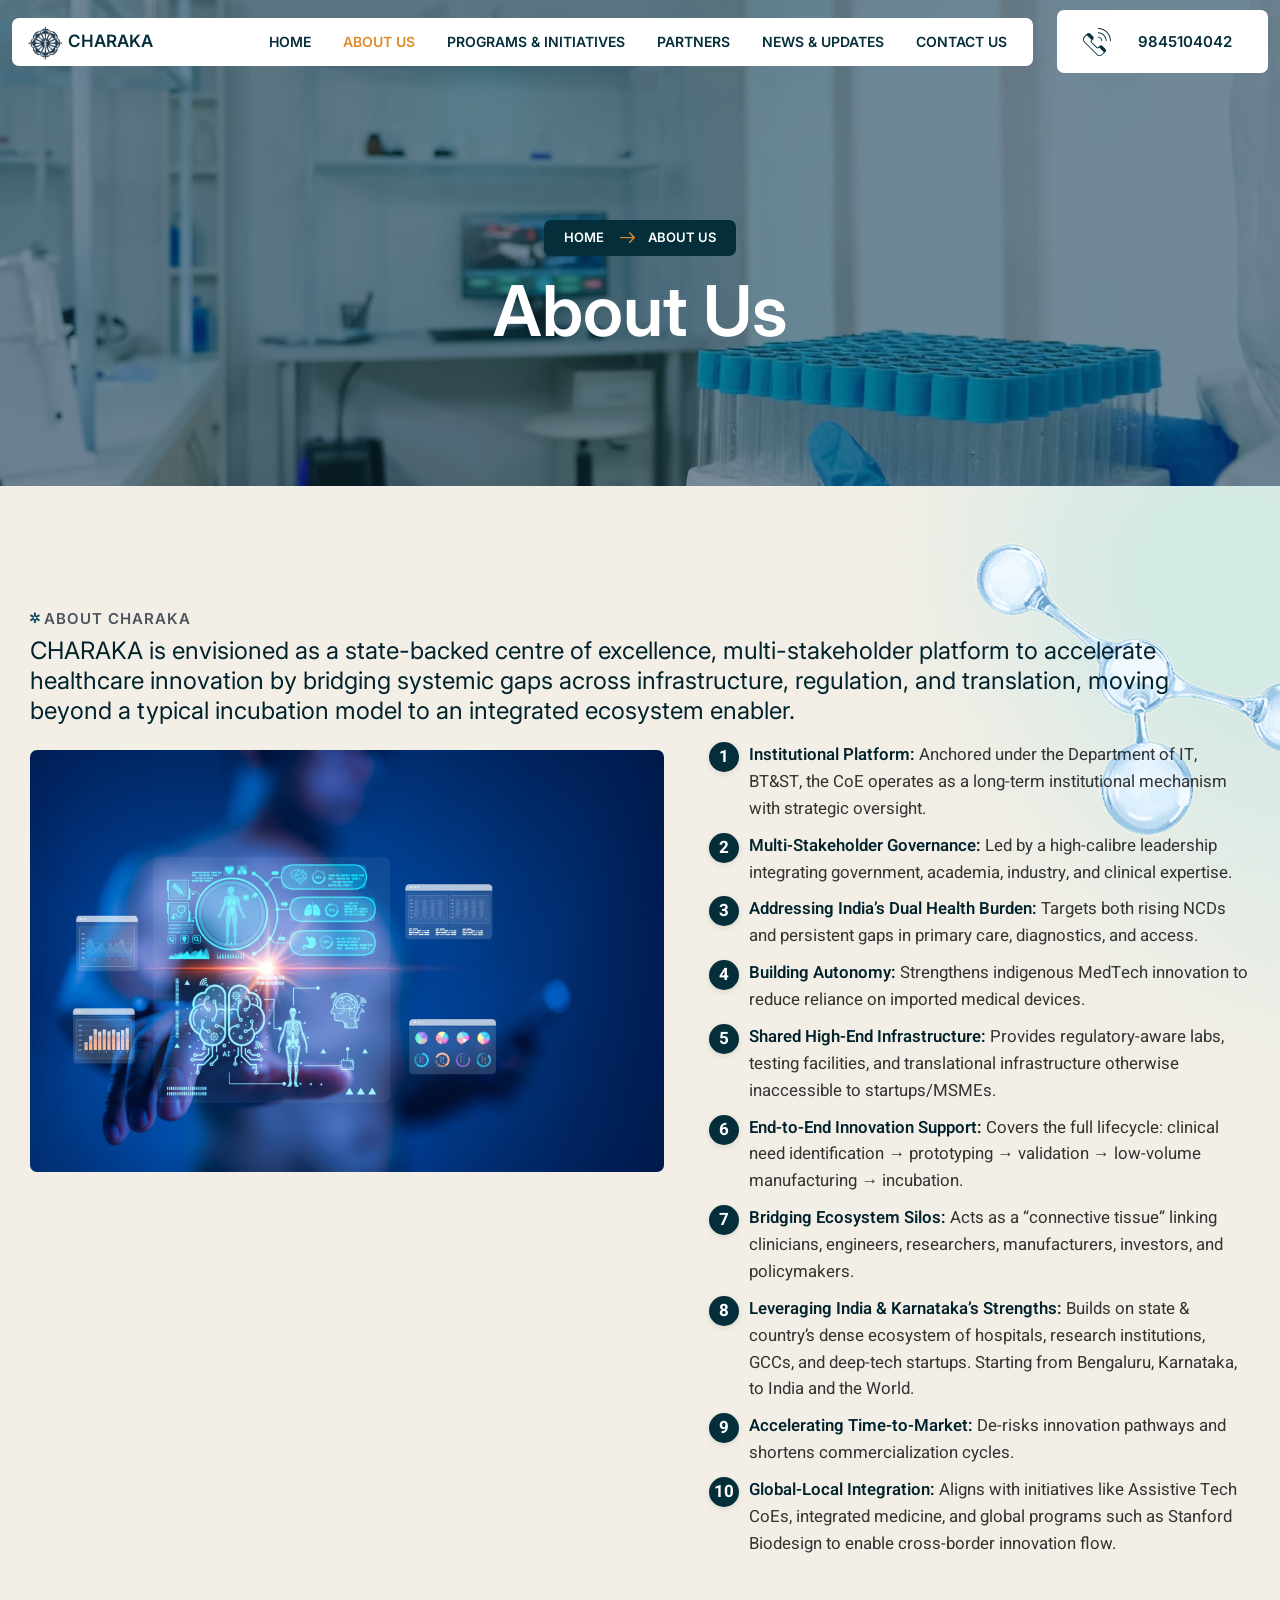
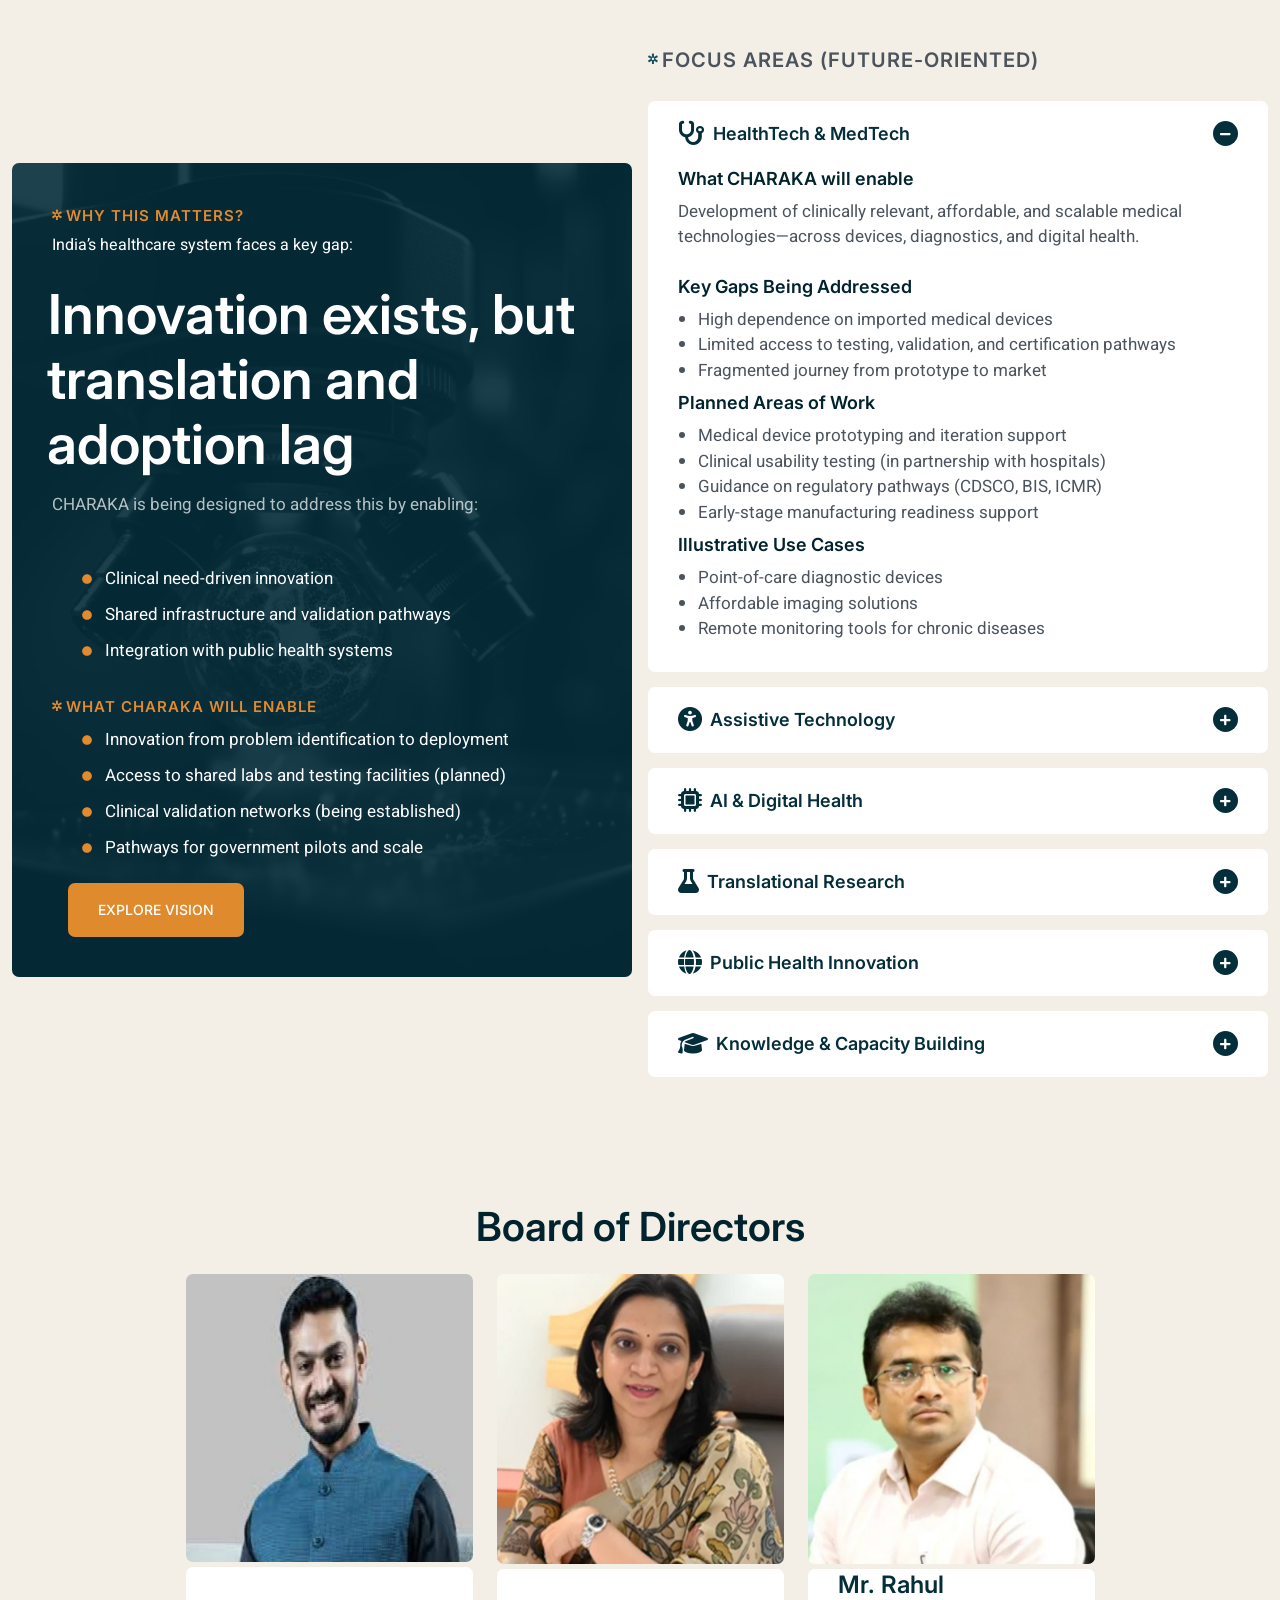
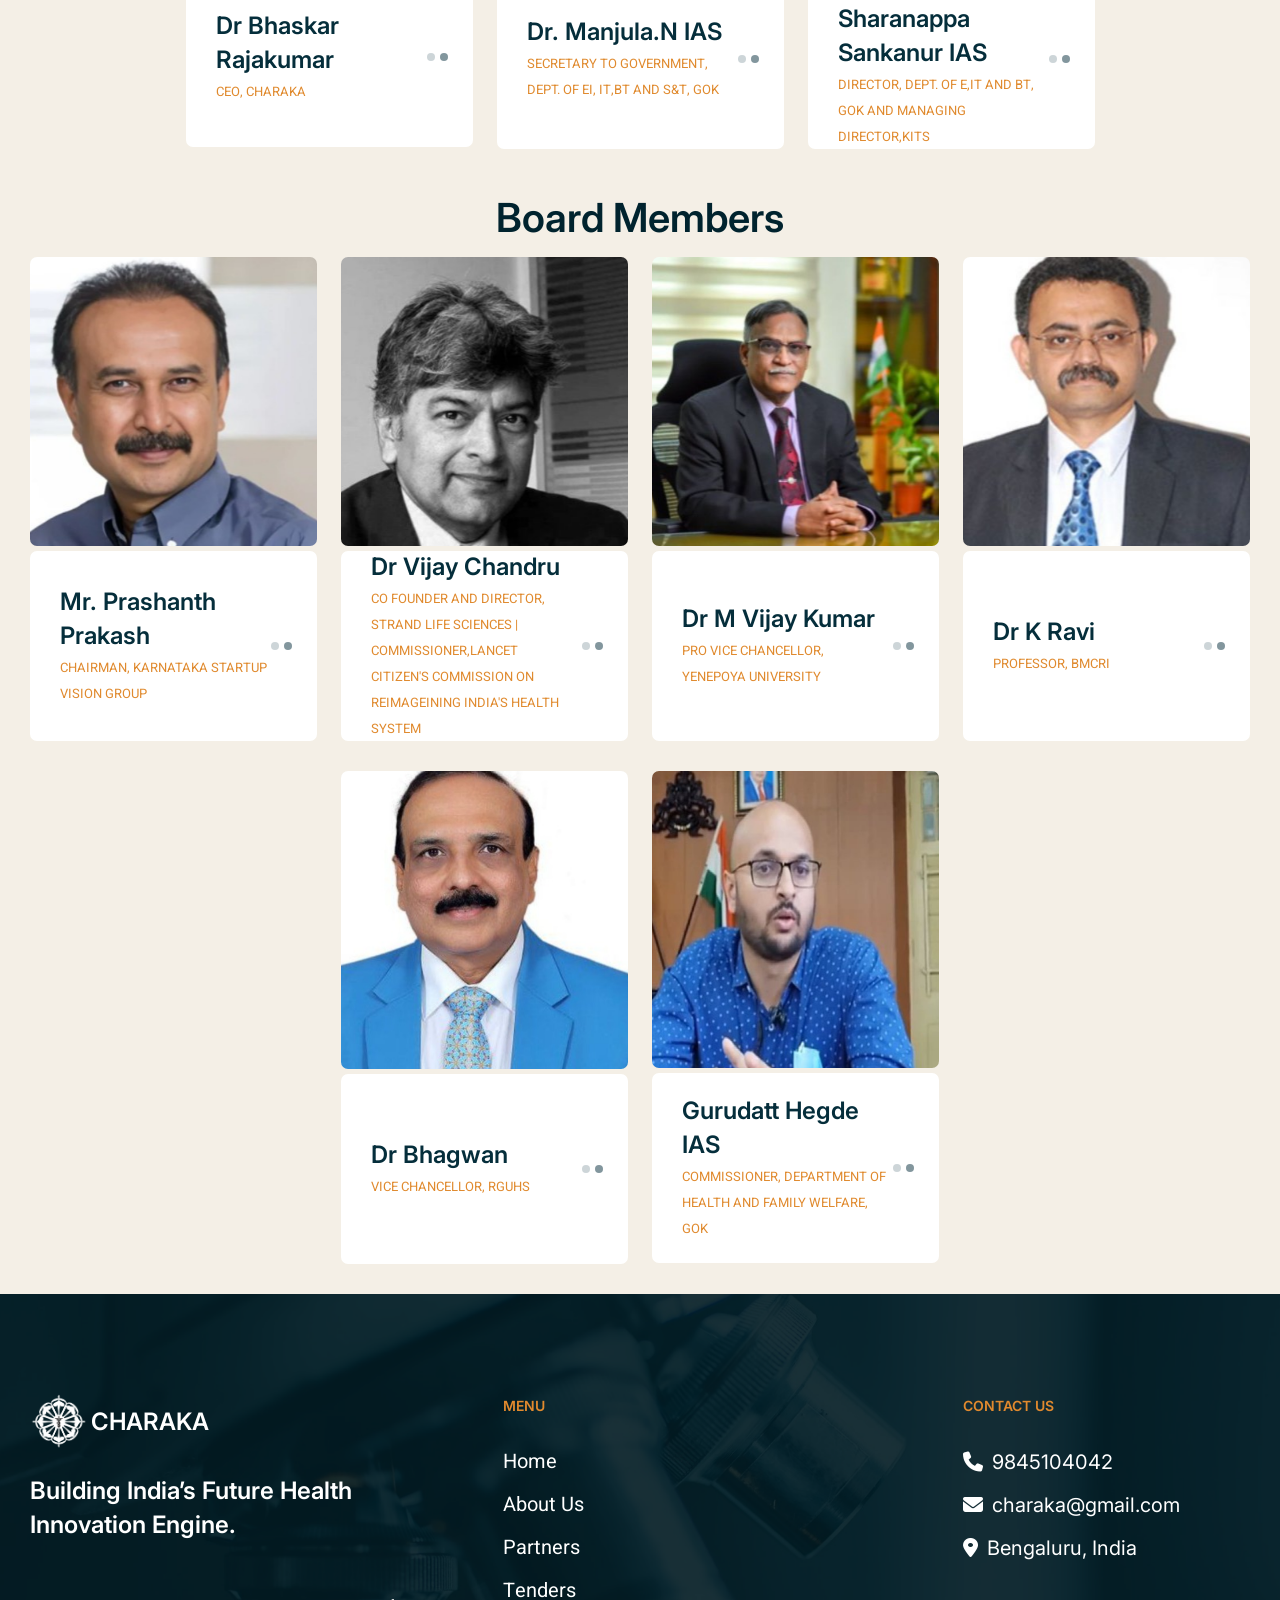
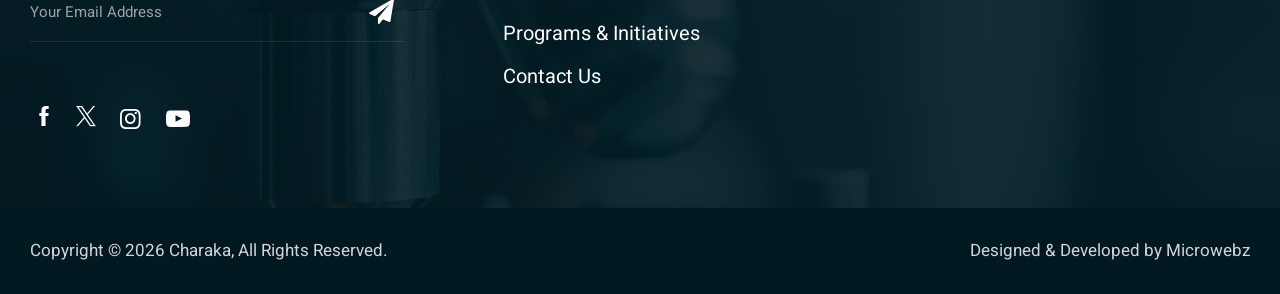
<file: aboutus.html>
<!doctype html>
<html class="no-js" lang="en">

<head>
    <meta charset="utf-8">
    <meta http-equiv="x-ua-compatible" content="ie=edge">
    <title>CHARAKA</title>
    <meta name="robots" content="noindex, follow">
    <meta name="description" content="">
    <meta name="viewport" content="width=device-width, initial-scale=1, shrink-to-fit=no">
    <!-- Favicon -->
    <link rel="shortcut icon" type="image/x-icon" href="images/fevicon.png">
    <!-- CSS
			============================================ -->
    <!-- Bootstrap CSS -->
    <link rel="stylesheet" href="css/bootstrap.min.css">
    <!-- Fontawesome -->
    <link rel="stylesheet" href="css/fontawesome.css">
    <!-- Pbmit labozen Icon -->
    <link rel="stylesheet" href="fonts/pbmit-labozen-icon/pbmit_labozen.css">
    <!-- Base Icons -->
    <link rel="stylesheet" href="css/pbminfotech-base-icons.css">
    <!-- Themify Icons -->
    <link rel="stylesheet" href="css/themify-icons.css">
    <!-- Slick -->
    <link rel="stylesheet" href="css/swiper.min.css">
    <!-- Magnific -->
    <link rel="stylesheet" href="css/magnific-popup.css">
    <!-- AOS -->
    <link rel="stylesheet" href="css/aos.css">
    <!-- Shortcode CSS -->
    <link rel="stylesheet" href="css/shortcode.css">
    <!-- Base CSS -->
    <link rel="stylesheet" href="css/base.css">
    <!-- Style CSS -->
    <link rel="stylesheet" href="css/style.css">
    <!-- Responsive CSS -->
    <link rel="stylesheet" href="css/responsive.css">
    <!-- Google Fonts -->
    <link href="https://fonts.googleapis.com/css2?family=Heebo:wght@100;200;300;400;500;600;700;800;900&display=swap"
        rel="stylesheet">
    <link href="https://fonts.googleapis.com/css2?family=Inter:wght@100;200;300;400;500;600;700;800;900&display=swap"
        rel="stylesheet">
    <link href="https://cdnjs.cloudflare.com/ajax/libs/font-awesome/6.5.0/css/all.min.css" rel="stylesheet">
    <style>
        .pbmit-slider-one .pbmit-slider-title {
            font-size: 90px !important;
            line-height: 100px !important;
            letter-spacing: -5px;
            margin-bottom: 35px;
            color: var(--pbmit-white-color);
        }

        .slider-bg-cover {
            background: url("../CHARAKA_Website/images/website/website/slider-bg-cover.png") center center / cover no-repeat !important;
            position: absolute !important;
            display: block !important;
            width: 820px !important;
            height: 100% !important;
            top: 0 !important;
            left: 0 !important;
        }

        .tween-effect-style-1-wrap {
            display: flex;
            justify-content: center;
            align-items: center;
            width: 100%;
            text-align: center;
        }

        .charaka-brand {
            display: inline-flex;
            justify-content: center;
            align-items: center;
            gap: 12px;
            text-align: center;
        }

        .charaka-logo {
            height: 55px;
            width: auto;
            object-fit: contain;
            display: block;
        }

        .charaka-text {
            font-size: 46px;
            font-weight: 700;
            line-height: 1;
            color: #fff;
            /* change to white if background is dark */
            display: flex;
            align-items: center;
        }

        .about-two-leftbox {
            position: sticky;
            top: 20px;
            z-index: 10;
        }

        .text-justify {
            text-align: justify;
        }

        .pbmit-btn {
            color: #fff;
            background-color: #E08A2E !important;
        }

        .pbmit-portfolio-single .pbmit-entry-content .ihbox-style-2-wrap {
            grid-template-columns: repeat(2, 1fr);
        }

        @media (max-width: 767px) {
            .pbmit-portfolio-single .pbmit-entry-content .ihbox-style-2-wrap {
                grid-template-columns: repeat(1, 1fr);
            }
        }

        @media (max-width: 485px) {
            .pbmit-heading-subheading .pbmit-title {
                font-size: 27px;
                line-height: 42px;
            }

            .pbmit-title1 {
                font-size: 25px !important;
                line-height: 35px;
            }

            .section-xl {
                padding-top: 26px !important;
                padding-bottom: 45px;
            }

            .about-two-right-box {
                padding-left: 0px !important;
            }
        }

        @media (max-width: 575px) {
            .pbmit-heading-subheading .pbmit-title {
                font-size: 28px;
                line-height: 45px;
            }

            .pbmit-titlenew1 {
                font-size: 22px !important;
                line-height: 30px !important;
                letter-spacing: 0px;
            }

            .height180 {
                height: auto !important;
            }

            .height190 {
                height: auto !important;
            }
        }

        @media (max-width: 767px) {
            .pbmit-heading-subheading .pbmit-title {
                font-size: 35px;
                line-height: 45px;
            }
        }

        @media (max-width: 1024px) {
            .pbmit-heading-subheading .pbmit-title {
                font-size: 30px;
                line-height: 45px;
            }

            .logowidth {
                width: 75%;
            }
        }

        @media (max-width: 767px) {

            .section-xl,
            .section-lg,
            .section-md2 {
                padding-top: 25px;
                padding-bottom: 0px;
            }
        }



        @media (max-width: 1200px) {

            .pbmit-header-style-1 .pbmit-main-header-area>.container-fluid,
            .pbmit-header-style-1 .pbmit-sticky-header>.container-fluid {
                padding: 10px 30px 15px
                    /* width: 90%; */
            }

            .logowidth {
                width: 100%;
            }
        }

        .logowidth {
            width: 65%;
        }

        .section-lg {
            padding-top: 0px;
            padding-bottom: 55px;
        }

        .section-xl {
            padding-top: 120px;
            padding-bottom: 0px;
        }

        .about-two-right-box {
            padding-left: 45px;
        }

        .pbmit-btn {
            color: #fff !important;
            background-color: #e08a2e !important;
        }

        .pbmit-team-style-1 .pbminfotech-team-position {
            color: #e08a2e !important;
        }

        .height180 {
            height: 180px;
        }

        .height190 {
            height: 190px;
        }





        /* =========================
           SPRING ROUND LOADER
        ========================== */
        .spring-loader-overlay {
            position: fixed;
            inset: 0;
            background: rgba(255, 255, 255, 0.45);
            backdrop-filter: blur(8px);
            -webkit-backdrop-filter: blur(8px);
            display: flex;
            justify-content: center;
            align-items: center;
            z-index: 99999;
            animation: fadeIn 0.25s ease-in-out;
        }

        .spring-round-loader-box {
            width: 220px;
            height: 220px;
            border-radius: 50%;
            background: rgba(255, 255, 255, 0.78);
            border: 1px solid rgba(255, 255, 255, 0.55);
            box-shadow:
                0 15px 40px rgba(255, 182, 193, 0.18),
                inset 0 1px 8px rgba(255, 255, 255, 0.6);
            display: flex;
            flex-direction: column;
            justify-content: center;
            align-items: center;
            animation: popIn 0.3s ease;
        }

        .loader-title {
            margin-top: 20px;
            font-size: 22px;
            font-weight: 700;
            color: #4b5563;
            margin-bottom: 5px;
            letter-spacing: 0.4px;
        }

        .loader-subtitle {
            font-size: 14px;
            color: #7b8a7b;
            margin-bottom: 0;
        }

        .spring-bloom-loader {
            display: flex;
            justify-content: center;
            align-items: center;
            gap: 12px;
        }

        .spring-bloom-loader span {
            width: 16px;
            height: 16px;
            border-radius: 50%;
            display: inline-block;
            animation: bloomBounce 0.9s infinite ease-in-out;
            box-shadow: 0 6px 16px rgba(255, 182, 193, 0.25);
        }

        .spring-bloom-loader span:nth-child(1) {
            background: linear-gradient(135deg, #f9a8d4, #fbcfe8);
            animation-delay: 0s;
        }

        .spring-bloom-loader span:nth-child(2) {
            background: linear-gradient(135deg, #86efac, #bbf7d0);
            animation-delay: 0.18s;
        }

        .spring-bloom-loader span:nth-child(3) {
            background: linear-gradient(135deg, #fcd34d, #fde68a);
            animation-delay: 0.36s;
        }

        .pbmit-titlenew1 {
            font-size: 24px;
            line-height: 30px;
            letter-spacing: 0px;
            font-weight: 400;
        }

        @keyframes bloomBounce {

            0%,
            80%,
            100% {
                transform: scale(0.85) translateY(0);
                opacity: 0.75;
            }

            40% {
                transform: scale(1.15) translateY(-10px);
                opacity: 1;
            }
        }

        @keyframes fadeIn {
            from {
                opacity: 0;
            }

            to {
                opacity: 1;
            }
        }

        @keyframes popIn {
            from {
                transform: scale(0.92);
                opacity: 0;

                to {
                    transform: scale(1);
                    opacity: 1;
                }
            }
        }

        .pbmit-ihbox-box ol {
            counter-reset: item;
            padding-left: 0;
        }

        .pbmit-ihbox-box ol li {
            list-style: none;
            margin-bottom: 10px;
            padding-left: 40px;
            position: relative;
            font-size: 1.05rem;
            line-height: 1.6;
            color: #333;
        }

        .pbmit-ihbox-box ol li::before {
            counter-increment: item;
            content: counter(item);
            position: absolute;
            left: 0;
            top: 0;
            font-size: 17px;
            font-weight: bold;
            color: #fff;
            background-color: #052e3b;
            width: 30px;
            height: 30px;
            text-align: center;
            line-height: 30px;
            border-radius: 50%;
            box-shadow: 0 2px 6px rgba(0, 0, 0, 0.1);
        }

        .pbmit-ihbox-box li span {
            font-weight: 600;
            color: #00232e;
        }
    </style>
    <script>
        // Function to open accordion based on URL hash
        function openAccordionFromHash() {
            const hash = window.location.hash.substring(1);
            if (hash) {
                // Map hash values to accordion IDs
                const accordionMap = {
                    'healthtech': 'headingOne',
                    'assistive-tech': 'headingTwo',
                    'ai-digital-health': 'headingThree',
                    'translational-research': 'headingfour',
                    'public-health': 'headingfive',
                    'knowledge-capacity': 'headingsix'
                };

                const targetHeading = accordionMap[hash];
                if (targetHeading) {
                    // Remove active class from all accordion items
                    document.querySelectorAll('.accordion-item').forEach(item => {
                        item.classList.remove('active');
                    });

                    // Collapse all accordion bodies
                    document.querySelectorAll('.accordion-collapse').forEach(collapse => {
                        collapse.classList.remove('show');
                    });

                    // Remove collapsed class from all buttons
                    document.querySelectorAll('.accordion-button').forEach(button => {
                        button.classList.add('collapsed');
                        button.setAttribute('aria-expanded', 'false');
                    });

                    // Find and open the target accordion
                    const targetHeader = document.getElementById(targetHeading);
                    if (targetHeader) {
                        const targetItem = targetHeader.closest('.accordion-item');
                        const targetButton = targetHeader.querySelector('.accordion-button');
                        const targetCollapse = document.getElementById(targetButton.getAttribute('data-bs-target').substring(1));

                        // Add active class to target item
                        targetItem.classList.add('active');

                        // Remove collapsed class and set aria-expanded to true
                        targetButton.classList.remove('collapsed');
                        targetButton.setAttribute('aria-expanded', 'true');

                        // Show the collapse
                        targetCollapse.classList.add('show');

                        // Scroll to the accordion
                        setTimeout(() => {
                            targetHeader.scrollIntoView({ behavior: 'smooth', block: 'start' });
                        }, 100);
                    }
                }
            }
        }

        // Run on page load
        document.addEventListener('DOMContentLoaded', openAccordionFromHash);

        // Run on hash change
        window.addEventListener('hashchange', openAccordionFromHash);
    </script>
</head>

<body>

    <!-- Page Loader -->
    <div id="loader" class="spring-loader-overlay">
        <div class="spring-round-loader-box">
            <div class="spring-bloom-loader">
                <span></span>
                <span></span>
                <span></span>
            </div>
            <h5 class="loader-title">CHARAKA</h5>
            <p class="loader-subtitle">Please wait...</p>
        </div>
    </div>

    <!-- page wrapper -->
    <div class="page-wrapper" id="page">

        <!-- Header Main Area -->
        <header class="site-header pbmit-header-style-1" id="masthead">
            <div class="pbmit-sticky-header pbmit-header-sticky-yes"></div>
            <div class="pbmit-header-overlay">
                <div class="pbmit-main-header-area pbmit-infostack-header">
                    <div class="container-fluid">
                        <div class="pbmit-header-content d-flex justify-content-between align-items-center gap-4">
                            <div class="pbmit-header-menu-area d-flex align-items-center justify-content-between">
                                <div class="pbmit-logo-area col-md-1 col-4">
                                    <div class="site-branding ">
                                        <h1 class="site-title ">
                                            <a href="index.html" class="d-flex flex-row align-items-center">
                                                <img class="pbmit-main-logo img-fluid"
                                                    src="images/website/website/charaka-logo.png" width="55%" alt="">
                                                <span>CHARAKA</span>
                                            </a>
                                        </h1>
                                    </div>
                                </div>
                                <div class="pbmit-menuarea">
                                    <div class="site-navigation">
                                        <nav class="main-navigation pbmit-navbar main-menu navbar-expand-xl navbar-light"
                                            id="site-navigation">
                                            <div class="pbmit-menu-wrap">
                                                <ul class="navigation clearfix" id="pbmit-top-menu">

                                                    <li><a href="index.html">Home</a></li>
                                                    <li class="active"><a href="aboutus.html">About Us </a></li>

                                                    <li><a href="programs.html">Programs & Initiatives </a></li>
                                                    <li><a href="partners.html">Partners</a></li>
                                                    <li class="dropdown ">
                                                        <a href="#">News & Updates</a>
                                                        <ul class="sub-menu">
                                                            <li><a href="comingsoon.html">News & Updates</a></li>

                                                            <li><a href="tenders.html">Tenders</a></li>
                                                        </ul>
                                                    </li>
                                                    <li><a href="contactus.html">Contact Us</a></li>
                                                </ul>
                                            </div>
                                        </nav>
                                    </div>
                                </div>
                            </div>
                            <div class="pbmit-right-box d-flex align-items-center">
                                <div class="header-contact-search pt-2 pb-2">
                                    <div class="pbmit-ihbox-style-6">
                                        <div class="pbmit-ihbox-box">
                                            <div class="pbmit-ihbox-icon">
                                                <div class="pbmit-ihbox-icon-wrapper pbmit-icon-type-icon">
                                                    <svg viewBox="0 0 64 64" xmlns="http://www.w3.org/2000/svg">
                                                        <path
                                                            d="m21.63 28.66 1.98-1.99.08-.08c.8-.83 1.23-1.93 1.23-3.08 0-1.2-.46-2.32-1.31-3.16l-6.37-6.37c-.84-.85-1.96-1.31-3.16-1.31-1.15 0-2.24.43-3.07 1.23-.03.02-.06.05-.09.08l-1.98 1.98-4.37 4.37c-1.66 1.65-2.57 3.85-2.57 6.19s.91 4.54 2.57 6.2l26.71 26.71c1.66 1.66 3.86 2.57 6.2 2.57s4.54-.91 6.19-2.57l4.37-4.37 1.98-1.98c.03-.03.06-.06.08-.09.8-.83 1.23-1.92 1.23-3.07 0-1.2-.46-2.32-1.31-3.16l-6.37-6.37c-.84-.85-1.96-1.31-3.16-1.31-1.15 0-2.25.43-3.08 1.23-.03.03-.05.05-.08.08l-1.99 1.98-.9.9c-.6.61-1.59.61-2.2 0l-11.51-11.51c-.61-.61-.61-1.6 0-2.2l.9-.9zm9.2 16.02c1.39 1.39 3.64 1.39 5.03 0l.9-.89 9.87 9.87-4.37 4.36c-1.28 1.28-2.98 1.98-4.78 1.98-1.81 0-3.51-.7-4.78-1.98l-26.72-26.72c-1.28-1.27-1.98-2.97-1.98-4.78 0-1.8.7-3.5 1.98-4.78l4.37-4.36 9.87 9.87-.9.89c-.7.7-1.04 1.61-1.04 2.52s.34 1.82 1.04 2.51z">
                                                        </path>
                                                        <path
                                                            d="m34.498 22.652c3.67 0 6.656 2.986 6.656 6.657 0 .552.448 1 1 1s1-.448 1-1c0-4.773-3.883-8.657-8.656-8.657-.552 0-1 .448-1 1s.448 1 1 1z">
                                                        </path>
                                                        <path
                                                            d="m34.498 13.348c8.8 0 15.96 7.16 15.96 15.96 0 .552.448 1 1 1s1-.448 1-1c0-9.903-8.057-17.96-17.96-17.96-.552 0-1 .448-1 1s.448 1 1 1z">
                                                        </path>
                                                        <path
                                                            d="m34.498 2c-.552 0-1 .448-1 1s.448 1 1 1c13.955 0 25.308 11.354 25.308 25.309 0 .552.448 1 1 1s1-.448 1-1c0-15.058-12.25-27.309-27.308-27.309z">
                                                        </path>
                                                    </svg>
                                                </div>
                                            </div>
                                            <div class="pbmit-ihbox-contents p-3">
                                                <h2 class="pbmit-element-title">
                                                    <a href="tel: 9845104042">
                                                        <span class="pbmit-button-text"> 9845104042</span>
                                                    </a>
                                                </h2>
                                            </div>
                                            <a class="pbmit-link" href="tel: 9845104042" title="Go to  9845104042"></a>
                                        </div>
                                    </div>
                                    <!-- <div class="pbmit-search-wrapper">
										<div class="pbmit-search-form-wrapper">
											<form>
												<div class="pbmit-search-wrap">
													<input type="search" class="search-field" placeholder="Search …"
														value="" name="s">
													<button type="submit" class="search-submit "
														title="Search"></button>
												</div>
											</form>
										</div>
										<div class="pbmit-header-search-btn">
											<a href="#" title="Search">
												<i class="pbmit-base-icon-search-1"></i>
											</a>
										</div>
									</div> -->
                                </div>
                                <!-- <div class="pbmit-button-box-second">
									<a href="contact-us.html" class="pbmit-btn">
										<span class="pbmit-button-content-wrapper">
											<span class="pbmit-button-text">Get in touch</span>
											<span class="pbmit-button-icon">
												<i class="pbmit-labozen-icon pbmit-labozen-icon-plus"></i>			
											</span>
										</span>
									</a>
								</div> -->
                                <div class="pbmit-burger-menu-wrapper">
                                    <div class="pbmit-mobile-menu-bg"></div>
                                    <button id="menu-toggle" title="Menu Toggle" class="nav-menu-toggle">
                                        <svg viewBox="0 0 64 64" xmlns="http://www.w3.org/2000/svg">
                                            <g data-name="04">
                                                <path d="m58 31h-52a1 1 0 0 0 0 2h52a1 1 0 0 0 0-2z"></path>
                                                <path d="m6 18h52a1 1 0 0 0 0-2h-52a1 1 0 0 0 0 2z"></path>
                                                <path d="m58 46h-52a1 1 0 0 0 0 2h52a1 1 0 0 0 0-2z"></path>
                                            </g>
                                        </svg>
                                    </button>
                                </div>
                            </div>
                        </div>
                    </div>
                </div>
            </div>
        </header>
        <!-- Header Main Area End Here -->
        <!-- Title Bar -->
        <div class="pbmit-title-bar-wrapper">
            <div class="container">
                <div class="pbmit-title-bar-content">
                    <div class="pbmit-title-bar-content-inner">
                        <div class="pbmit-breadcrumb">
                            <div class="pbmit-breadcrumb-inner">
                                <span><a title="" href="index.html" class="home"><span>Home</span></a></span>
                                <span class="sep"><i class="pbmit-base-icon-next-1"></i></span>
                                <span><span class="post-root post post-post current-item">About Us</span></span>
                            </div>
                        </div>
                        <div class="pbmit-tbar">
                            <div class="pbmit-tbar-inner">
                                <h1 class="pbmit-tbar-title">About Us</h1>
                                <!-- <p class="pbmit-tbar-desc">It will bring together clinicians, engineers, researchers,
                                    startups, and policymakers to accelerate the journey from idea to adoption.</p> -->
                            </div>
                        </div>
                    </div>
                </div>
            </div>
        </div>
        <!-- Title Bar End-->

        <!-- Page Content -->
        <div class="page-content about-us-page">

            <!-- About Us Start -->
            <section class="section-xl about-two-bg">
                <div class="container">
                    <div class="animated animation fadeInUp">
                        <div class="pbmit-heading-subheading d-flex flex-column style-2 animation-style3 mb-3   ">
                            <div class="pbmit-hs-left">
                                <h2 class="pbmit-subtitle FS-6">About Charaka</h2>
                            </div>
                            <div class="pbmit-hs-right1">
                                <h2 class="pbmit-titlenew1 mb-0"><span>CHARAKA</span> <span>is envisioned as a
                                        state-backed centre of
                                        excellence, multi-stakeholder platform to accelerate healthcare innovation by
                                        bridging systemic gaps across infrastructure, regulation, and translation,
                                        moving
                                        beyond a typical incubation model to an integrated ecosystem enabler.</span>
                                </h2>
                            </div>
                        </div>
                    </div>
                    <div class="row g-0     ">
                        <div
                            class="col-md-5 mt-2  full-width-1024 left-column animated animation fadeInUp animation-delay-100">
                            <div class="about-two-leftbox">
                                <img src="images/website/HealthTech & MedTechupdate.jpeg" class="img-fluid rounded-7"
                                    alt="">
                                <!-- <div class="custom-heading">
                                    <h2>CHARAKA</h2>
                                </div> -->
                            </div>
                        </div>
                        <div
                            class="col-md-7 full-width-1024 right-column animated animation fadeInUp animation-delay-200">
                            <div class="about-two-right-box">
                                <!-- <p>It will bring together clinicians, engineers, researchers, startups, and policymakers to accelerate the journey from idea to adoption.</p> -->
                                <div class="ihbox-style-5-wrap pt-0">
                                    <div class="pbmit-ihbox-style-5">
                                        <div class="pbmit-ihbox-box">
                                            <ol>
                                                <li><span>Institutional Platform:</span> Anchored under the Department
                                                    of IT, BT&ST, the CoE operates as a long-term institutional
                                                    mechanism with strategic oversight.</li>
                                                <li><span>Multi-Stakeholder Governance:</span> Led by a high-calibre
                                                    leadership integrating government, academia, industry, and clinical
                                                    expertise.</li>
                                                <li><span>Addressing India’s Dual Health Burden:</span> Targets both
                                                    rising NCDs and persistent gaps in primary care, diagnostics, and
                                                    access.</li>
                                                <li><span>Building Autonomy:</span> Strengthens indigenous MedTech
                                                    innovation to reduce reliance on imported medical devices.</li>
                                                <li><span>Shared High-End Infrastructure:</span> Provides
                                                    regulatory-aware labs, testing facilities, and translational
                                                    infrastructure otherwise inaccessible to startups/MSMEs.</li>
                                                <li><span>End-to-End Innovation Support:</span> Covers the full
                                                    lifecycle: clinical need identification → prototyping → validation →
                                                    low-volume manufacturing → incubation.</li>
                                                <li><span>Bridging Ecosystem Silos:</span> Acts as a “connective tissue”
                                                    linking clinicians, engineers, researchers, manufacturers,
                                                    investors, and policymakers.</li>
                                                <li><span>Leveraging India & Karnataka’s Strengths:</span> Builds on
                                                    state & country’s dense ecosystem of hospitals, research
                                                    institutions, GCCs, and deep-tech startups. Starting from Bengaluru,
                                                    Karnataka, to India and the World.</li>
                                                <li><span>Accelerating Time-to-Market:</span> De-risks innovation
                                                    pathways and shortens commercialization cycles.</li>
                                                <li><span>Global-Local Integration:</span> Aligns with initiatives like
                                                    Assistive Tech CoEs, integrated medicine, and global programs such
                                                    as Stanford Biodesign to enable cross-border innovation flow.</li>
                                            </ol>

                                        </div>
                                    </div>

                                </div>

                            </div>
                        </div>
                    </div>
                </div>
            </section>
            <!-- About Us End -->

            <!-- Clinical Solution Start -->
            <section class="section-lg ">
                <div class="container-fluid">
                    <div class="row align-items-center">
                        <div class="col-md-6 pe-xl-2 full-width-1024  mb-3">
                            <div class="d-flex flex-column gap-2">
                                <div
                                    class="pbmit-bg-color-blackish clinical-solution-leftbox animated fadeIn animation">
                                    <!-- <div class="mb-5">
                                    <img src="images/demo-1/about-img-02.jpg" class="img-fluid rounded-7" alt="">
                                </div> -->
                                    <div class="d-flex flex-column">
                                        <div>
                                            <div class="pbmit-heading-subheading animation-style3">
                                                <h2 class="pbmit-subtitle">Why This Matters?</h2>

                                                <p class="text-white fs-6">India’s healthcare system faces a key gap:
                                                </p>
                                                <h2 class="pbmit-title">Innovation exists, but translation and adoption
                                                    lag</h2>
                                                <div class="pbmit-heading-desc">CHARAKA is being designed to address
                                                    this by
                                                    enabling:</div>
                                            </div>
                                            <ul class="list-group">
                                                <li class="list-group-item">
                                                    <span class="pbmit-icon-list-icon">
                                                        <svg aria-hidden="true" class="e-font-icon-svg e-fas-circle"
                                                            viewBox="0 0 512 512" xmlns="http://www.w3.org/2000/svg">
                                                            <path
                                                                d="M256 8C119 8 8 119 8 256s111 248 248 248 248-111 248-248S393 8 256 8z">
                                                            </path>
                                                        </svg>
                                                    </span>
                                                    <span class="pbmit-icon-list-text">Clinical need-driven
                                                        innovation</span>
                                                </li>
                                                <li class="list-group-item">
                                                    <span class="pbmit-icon-list-icon">
                                                        <svg aria-hidden="true" class="e-font-icon-svg e-fas-circle"
                                                            viewBox="0 0 512 512" xmlns="http://www.w3.org/2000/svg">
                                                            <path
                                                                d="M256 8C119 8 8 119 8 256s111 248 248 248 248-111 248-248S393 8 256 8z">
                                                            </path>
                                                        </svg>
                                                    </span>
                                                    <span class="pbmit-icon-list-text">Shared infrastructure and
                                                        validation
                                                        pathways</span>
                                                </li>
                                                <li class="list-group-item">
                                                    <span class="pbmit-icon-list-icon">
                                                        <svg aria-hidden="true" class="e-font-icon-svg e-fas-circle"
                                                            viewBox="0 0 512 512" xmlns="http://www.w3.org/2000/svg">
                                                            <path
                                                                d="M256 8C119 8 8 119 8 256s111 248 248 248 248-111 248-248S393 8 256 8z">
                                                            </path>
                                                        </svg>
                                                    </span>
                                                    <span class="pbmit-icon-list-text">Integration with public health
                                                        systems</span>
                                                </li>
                                            </ul>
                                        </div>
                                        <div>
                                            <div class="pbmit-heading-subheading animation-style3 mt-4 mb-1">
                                                <h2 class="pbmit-subtitle">What CHARAKA Will Enable</h2>


                                            </div>
                                            <ul class="list-group">
                                                <li class="list-group-item">
                                                    <span class="pbmit-icon-list-icon">
                                                        <svg aria-hidden="true" class="e-font-icon-svg e-fas-circle"
                                                            viewBox="0 0 512 512" xmlns="http://www.w3.org/2000/svg">
                                                            <path
                                                                d="M256 8C119 8 8 119 8 256s111 248 248 248 248-111 248-248S393 8 256 8z">
                                                            </path>
                                                        </svg>
                                                    </span>
                                                    <span class="pbmit-icon-list-text">Innovation from problem
                                                        identification to deployment</span>
                                                </li>
                                                <li class="list-group-item">
                                                    <span class="pbmit-icon-list-icon">
                                                        <svg aria-hidden="true" class="e-font-icon-svg e-fas-circle"
                                                            viewBox="0 0 512 512" xmlns="http://www.w3.org/2000/svg">
                                                            <path
                                                                d="M256 8C119 8 8 119 8 256s111 248 248 248 248-111 248-248S393 8 256 8z">
                                                            </path>
                                                        </svg>
                                                    </span>
                                                    <span class="pbmit-icon-list-text">Access to shared labs and testing
                                                        facilities (planned)</span>
                                                </li>
                                                <li class="list-group-item">
                                                    <span class="pbmit-icon-list-icon">
                                                        <svg aria-hidden="true" class="e-font-icon-svg e-fas-circle"
                                                            viewBox="0 0 512 512" xmlns="http://www.w3.org/2000/svg">
                                                            <path
                                                                d="M256 8C119 8 8 119 8 256s111 248 248 248 248-111 248-248S393 8 256 8z">
                                                            </path>
                                                        </svg>
                                                    </span>
                                                    <span class="pbmit-icon-list-text">Clinical validation networks
                                                        (being established)</span>
                                                </li>
                                                <li class="list-group-item">
                                                    <span class="pbmit-icon-list-icon">
                                                        <svg aria-hidden="true" class="e-font-icon-svg e-fas-circle"
                                                            viewBox="0 0 512 512" xmlns="http://www.w3.org/2000/svg">
                                                            <path
                                                                d="M256 8C119 8 8 119 8 256s111 248 248 248 248-111 248-248S393 8 256 8z">
                                                            </path>
                                                        </svg>
                                                    </span>
                                                    <span class="pbmit-icon-list-text">Pathways for government pilots
                                                        and scale</span>
                                                </li>
                                            </ul>
                                            <div class="d-flex flex-column align-items-start">
                                                <a href="index.html#explorevision" class="pbmit-btn mt-3 ms-3">
                                                    <span class="pbmit-button-content-wrapper">
                                                        <span class="pbmit-button-text">Explore Vision</span>
                                                        <!--<span class="pbmit-button-icon">-->
                                                        <!--    <i class="pbmit-labozen-icon pbmit-labozen-icon-plus"></i>-->
                                                        <!--</span>-->
                                                    </span>
                                                </a>
                                            </div>
                                        </div>
                                    </div>

                                </div>
                            </div>

                        </div>
                        <div class="col-md-6 ps-xl-2 full-width-1024 mt-4 ">
                            <div id="general" class="mb-5 pb-2">
                                <div class="pbmit-heading-subheading animation-style3 mb-2">
                                    <h1 class="pbmit-subtitle fs-5">Focus Areas (Future-Oriented)</h1>

                                </div>
                                <div class="accordion pt-xl-3" id="accordionExample">
                                    <div class="accordion-item active">
                                        <h2 class="accordion-header" id="headingOne">
                                            <button class="accordion-button" type="button" data-bs-toggle="collapse"
                                                data-bs-target="#collapseOne" aria-expanded="false"
                                                aria-controls="collapseOne">
                                                <span class="pbmit-accordion-title">
                                                    <i class="fa fa-stethoscope me-2 fs-4"></i>
                                                    <span class="pbmit-accordion-title-text"> HealthTech &
                                                        MedTech</span>
                                                </span>
                                                <span class="pbmit-accordion-icon">
                                                    <span class="pbmit-accordion-icon-opened">
                                                        <svg aria-hidden="true" class="e-font-icon-svg e-fas-minus"
                                                            viewBox="0 0 448 512" xmlns="http://www.w3.org/2000/svg">
                                                            <path
                                                                d="M416 208H32c-17.67 0-32 14.33-32 32v32c0 17.67 14.33 32 32 32h384c17.67 0 32-14.33 32-32v-32c0-17.67-14.33-32-32-32z">
                                                            </path>
                                                        </svg>
                                                    </span>
                                                    <span class="pbmit-accordion-icon-closed">
                                                        <svg aria-hidden="true" class="e-font-icon-svg e-fas-plus"
                                                            viewBox="0 0 448 512" xmlns="http://www.w3.org/2000/svg">
                                                            <path
                                                                d="M416 208H272V64c0-17.67-14.33-32-32-32h-32c-17.67 0-32 14.33-32 32v144H32c-17.67 0-32 14.33-32 32v32c0 17.67 14.33 32 32 32h144v144c0 17.67 14.33 32 32 32h32c17.67 0 32-14.33 32-32V304h144c17.67 0 32-14.33 32-32v-32c0-17.67-14.33-32-32-32z">
                                                            </path>
                                                        </svg>
                                                    </span>
                                                </span>
                                            </button>
                                        </h2>
                                        <div id="collapseOne" class="accordion-collapse collapse show"
                                            aria-labelledby="headingOne" data-bs-parent="#accordionExample"
                                            role="region">
                                            <div class="accordion-body">
                                                <div class="d-flex flex-column">
                                                    <div class="d-flex flex-column">
                                                        <h6>What CHARAKA will enable</h6>
                                                        <p>Development of clinically relevant, affordable, and scalable
                                                            medical technologies—across devices, diagnostics, and
                                                            digital health.</p>
                                                    </div>
                                                    <div class="d-flex flex-column gap-2">
                                                        <div class="d-flex flex-column">
                                                            <h6>Key Gaps Being Addressed</h6>
                                                            <ul style="list-style-type: disc; padding-left: 20px;">
                                                                <li>High dependence on imported medical devices</li>
                                                                <li>Limited access to testing, validation, and
                                                                    certification pathways</li>
                                                                <li>Fragmented journey from prototype to market</li>
                                                            </ul>
                                                        </div>
                                                        <div class="d-flex flex-column">
                                                            <h6>Planned Areas of Work</h6>
                                                            <ul style="list-style-type: disc; padding-left: 20px;">
                                                                <li>Medical device prototyping and iteration support
                                                                </li>
                                                                <li>Clinical usability testing (in partnership with
                                                                    hospitals)</li>
                                                                <li>Guidance on regulatory pathways (CDSCO, BIS, ICMR)
                                                                </li>
                                                                <li>Early-stage manufacturing readiness support</li>
                                                            </ul>
                                                        </div>
                                                        <div class="d-flex flex-column">
                                                            <h6>Illustrative Use Cases</h6>
                                                            <ul style="list-style-type: disc; padding-left: 20px;">
                                                                <li>Point-of-care diagnostic devices</li>
                                                                <li>Affordable imaging solutions</li>
                                                                <li>Remote monitoring tools for chronic diseases</li>
                                                            </ul>
                                                        </div>
                                                    </div>

                                                </div>
                                            </div>
                                        </div>
                                    </div>
                                    <div class="accordion-item">
                                        <h2 class="accordion-header" id="headingTwo">
                                            <button class="accordion-button collapsed" type="button"
                                                data-bs-toggle="collapse" data-bs-target="#collapseTwo"
                                                aria-expanded="false" aria-controls="collapseTwo">
                                                <span class="pbmit-accordion-title">
                                                    <i class="fa fa-universal-access me-2 fs-4"></i>
                                                    <span class="pbmit-accordion-title-text"> Assistive Technology
                                                    </span>
                                                </span>
                                                <span class="pbmit-accordion-icon">
                                                    <span class="pbmit-accordion-icon-opened">
                                                        <svg aria-hidden="true" class="e-font-icon-svg e-fas-minus"
                                                            viewBox="0 0 448 512" xmlns="http://www.w3.org/2000/svg">
                                                            <path
                                                                d="M416 208H32c-17.67 0-32 14.33-32 32v32c0 17.67 14.33 32 32 32h384c17.67 0 32-14.33 32-32v-32c0-17.67-14.33-32-32-32z">
                                                            </path>
                                                        </svg>
                                                    </span>
                                                    <span class="pbmit-accordion-icon-closed">
                                                        <svg aria-hidden="true" class="e-font-icon-svg e-fas-plus"
                                                            viewBox="0 0 448 512" xmlns="http://www.w3.org/2000/svg">
                                                            <path
                                                                d="M416 208H272V64c0-17.67-14.33-32-32-32h-32c-17.67 0-32 14.33-32 32v144H32c-17.67 0-32 14.33-32 32v32c0 17.67 14.33 32 32 32h144v144c0 17.67 14.33 32 32 32h32c17.67 0 32-14.33 32-32V304h144c17.67 0 32-14.33 32-32v-32c0-17.67-14.33-32-32-32z">
                                                            </path>
                                                        </svg>
                                                    </span>
                                                </span>
                                            </button>
                                        </h2>
                                        <div id="collapseTwo" class="accordion-collapse collapse"
                                            aria-labelledby="headingTwo" data-bs-parent="#accordionExample"
                                            role="region">
                                            <div class="accordion-body">
                                                <div class="d-flex flex-column">
                                                    <div class="d-flex flex-column">
                                                        <h6>What CHARAKA will enable</h6>
                                                        <p>Inclusive, user-centered innovation for persons with
                                                            disabilities and the elderly—focusing on accessibility,
                                                            affordability, and usability.</p>
                                                    </div>
                                                    <div class="d-flex flex-column gap-2">
                                                        <div class="d-flex flex-column">
                                                            <h6>Key Gaps Being Addressed</h6>
                                                            <ul style="list-style-type: disc; padding-left: 20px;">
                                                                <li>Limited availability of affordable assistive devices
                                                                </li>
                                                                <li>Poor customization to user needs</li>
                                                                <li>Weak integration into healthcare and social systems
                                                                </li>
                                                            </ul>
                                                        </div>
                                                        <div class="d-flex flex-column">
                                                            <h6>Planned Areas of Work</h6>
                                                            <ul style="list-style-type: disc; padding-left: 20px;">
                                                                <li>Co-design with users and caregivers
                                                                </li>
                                                                <li>Frugal engineering and rapid prototyping</li>
                                                                <li>Partnerships with rehabilitation centers and NGOs
                                                                </li>
                                                                <li>Pathways for scale through public programs and CSR
                                                                </li>
                                                            </ul>
                                                        </div>
                                                        <div class="d-flex flex-column">
                                                            <h6>Illustrative Use Cases</h6>
                                                            <ul style="list-style-type: disc; padding-left: 20px;">
                                                                <li>Low-cost prosthetics and orthotics</li>
                                                                <li>Smart mobility and assistive devices</li>
                                                                <li>Communication and accessibility tools</li>
                                                            </ul>
                                                        </div>
                                                    </div>

                                                </div>
                                            </div>
                                        </div>
                                    </div>
                                    <div class="accordion-item">
                                        <h2 class="accordion-header" id="headingThree">
                                            <button class="accordion-button collapsed" type="button"
                                                data-bs-toggle="collapse" data-bs-target="#collapseThree"
                                                aria-expanded="false" aria-controls="collapseThree">
                                                <span class="pbmit-accordion-title">
                                                    <i class="fa fa-microchip me-2 fs-4"></i>
                                                    <span class="pbmit-accordion-title-text"> AI & Digital Health
                                                    </span>
                                                </span>
                                                <span class="pbmit-accordion-icon">
                                                    <span class="pbmit-accordion-icon-opened">
                                                        <svg aria-hidden="true" class="e-font-icon-svg e-fas-minus"
                                                            viewBox="0 0 448 512" xmlns="http://www.w3.org/2000/svg">
                                                            <path
                                                                d="M416 208H32c-17.67 0-32 14.33-32 32v32c0 17.67 14.33 32 32 32h384c17.67 0 32-14.33 32-32v-32c0-17.67-14.33-32-32-32z">
                                                            </path>
                                                        </svg>
                                                    </span>
                                                    <span class="pbmit-accordion-icon-closed">
                                                        <svg aria-hidden="true" class="e-font-icon-svg e-fas-plus"
                                                            viewBox="0 0 448 512" xmlns="http://www.w3.org/2000/svg">
                                                            <path
                                                                d="M416 208H272V64c0-17.67-14.33-32-32-32h-32c-17.67 0-32 14.33-32 32v144H32c-17.67 0-32 14.33-32 32v32c0 17.67 14.33 32 32 32h144v144c0 17.67 14.33 32 32 32h32c17.67 0 32-14.33 32-32V304h144c17.67 0 32-14.33 32-32v-32c0-17.67-14.33-32-32-32z">
                                                            </path>
                                                        </svg>
                                                    </span>
                                                </span>
                                            </button>
                                        </h2>
                                        <div id="collapseThree" class="accordion-collapse collapse"
                                            aria-labelledby="headingThree" data-bs-parent="#accordionExample"
                                            role="region">
                                            <div class="accordion-body">
                                                <div class="d-flex flex-column">
                                                    <div class="d-flex flex-column">
                                                        <h6>What CHARAKA will enable</h6>
                                                        <p>Responsible and scalable deployment of AI and digital
                                                            platforms in healthcare delivery and public health systems.
                                                        </p>
                                                    </div>
                                                    <div class="d-flex flex-column gap-2">
                                                        <div class="d-flex flex-column">
                                                            <h6>Key Gaps Being Addressed</h6>
                                                            <ul style="list-style-type: disc; padding-left: 20px;">
                                                                <li>Underutilization of health data
                                                                </li>
                                                                <li>Lack of validated AI solutions in clinical settings
                                                                </li>
                                                                <li>Interoperability and data governance challenges
                                                                </li>
                                                            </ul>
                                                        </div>
                                                        <div class="d-flex flex-column">
                                                            <h6>Planned Areas of Work</h6>
                                                            <ul style="list-style-type: disc; padding-left: 20px;">
                                                                <li>AI model development and validation support
                                                                </li>
                                                                <li>Digital health platforms aligned with ABDM standards
                                                                </li>
                                                                <li>Data governance, ethics, and privacy frameworks
                                                                </li>
                                                                <li>Integration with hospital and public health systems
                                                                </li>

                                                            </ul>
                                                        </div>
                                                        <div class="d-flex flex-column">
                                                            <h6>Illustrative Use Cases</h6>
                                                            <ul style="list-style-type: disc; padding-left: 20px;">
                                                                <li>AI-based screening and triage tools</li>
                                                                <li>Clinical decision support systems</li>
                                                                <li>Digital health records and analytics platforms</li>
                                                            </ul>
                                                        </div>
                                                    </div>

                                                </div>
                                            </div>
                                        </div>
                                    </div>
                                    <div class="accordion-item">
                                        <h2 class="accordion-header" id="headingfour">
                                            <button class="accordion-button collapsed" type="button"
                                                data-bs-toggle="collapse" data-bs-target="#collapsefour"
                                                aria-expanded="false" aria-controls="collapsefour">
                                                <span class="pbmit-accordion-title">
                                                    <i class="fa fa-flask me-2 fs-4  "></i>
                                                    <span class="pbmit-accordion-title-text"> Translational Research
                                                    </span>
                                                </span>
                                                <span class="pbmit-accordion-icon">
                                                    <span class="pbmit-accordion-icon-opened">
                                                        <svg aria-hidden="true" class="e-font-icon-svg e-fas-minus"
                                                            viewBox="0 0 448 512" xmlns="http://www.w3.org/2000/svg">
                                                            <path
                                                                d="M416 208H32c-17.67 0-32 14.33-32 32v32c0 17.67 14.33 32 32 32h384c17.67 0 32-14.33 32-32v-32c0-17.67-14.33-32-32-32z">
                                                            </path>
                                                        </svg>
                                                    </span>
                                                    <span class="pbmit-accordion-icon-closed">
                                                        <svg aria-hidden="true" class="e-font-icon-svg e-fas-plus"
                                                            viewBox="0 0 448 512" xmlns="http://www.w3.org/2000/svg">
                                                            <path
                                                                d="M416 208H272V64c0-17.67-14.33-32-32-32h-32c-17.67 0-32 14.33-32 32v144H32c-17.67 0-32 14.33-32 32v32c0 17.67 14.33 32 32 32h144v144c0 17.67 14.33 32 32 32h32c17.67 0 32-14.33 32-32V304h144c17.67 0 32-14.33 32-32v-32c0-17.67-14.33-32-32-32z">
                                                            </path>
                                                        </svg>
                                                    </span>
                                                </span>
                                            </button>
                                        </h2>
                                        <div id="collapsefour" class="accordion-collapse collapse"
                                            aria-labelledby="headingfour" data-bs-parent="#accordionExample"
                                            role="region">
                                            <div class="accordion-body">
                                                <div class="d-flex flex-column">
                                                    <div class="d-flex flex-column">
                                                        <h6>What CHARAKA will enable</h6>
                                                        <p>Acceleration of research from labs into deployable,
                                                            real-world healthcare solutions.</p>
                                                    </div>
                                                    <div class="d-flex flex-column gap-2">
                                                        <div class="d-flex flex-column">
                                                            <h6>Key Gaps Being Addressed</h6>
                                                            <ul style="list-style-type: disc; padding-left: 20px;">
                                                                <li>Research outputs not translating into products</li>
                                                                <li>Lack of structured validation pathways</li>
                                                                <li>Limited collaboration between academia and industry
                                                                </li>
                                                            </ul>
                                                        </div>
                                                        <div class="d-flex flex-column">
                                                            <h6>Planned Areas of Work</h6>
                                                            <ul style="list-style-type: disc; padding-left: 20px;">
                                                                <li>Structured pathways for clinical validation
                                                                </li>
                                                                <li>Pilot design and field testing frameworks</li>
                                                                <li>Industry-academia collaboration platforms
                                                                </li>
                                                                <li>Support for proof-of-concept to prototype transition
                                                                </li>
                                                            </ul>
                                                        </div>
                                                        <div class="d-flex flex-column">
                                                            <h6>Illustrative Use Cases</h6>
                                                            <ul style="list-style-type: disc; padding-left: 20px;">
                                                                <li>Lab innovations moving to pilot trials</li>
                                                                <li>Clinical validation of new diagnostics/devices</li>
                                                                <li>Translational grants and collaborative projects</li>
                                                            </ul>
                                                        </div>
                                                    </div>

                                                </div>
                                            </div>
                                        </div>
                                    </div>
                                    <div class="accordion-item">
                                        <h2 class="accordion-header" id="headingfive">
                                            <button class="accordion-button collapsed" type="button"
                                                data-bs-toggle="collapse" data-bs-target="#collapsefive"
                                                aria-expanded="false" aria-controls="collapsefive">
                                                <span class="pbmit-accordion-title">
                                                    <i class="fa fa-globe me-2 fs-4"></i>
                                                    <span class="pbmit-accordion-title-text"> Public Health Innovation
                                                    </span>
                                                </span>
                                                <span class="pbmit-accordion-icon">
                                                    <span class="pbmit-accordion-icon-opened">
                                                        <svg aria-hidden="true" class="e-font-icon-svg e-fas-minus"
                                                            viewBox="0 0 448 512" xmlns="http://www.w3.org/2000/svg">
                                                            <path
                                                                d="M416 208H32c-17.67 0-32 14.33-32 32v32c0 17.67 14.33 32 32 32h384c17.67 0 32-14.33 32-32v-32c0-17.67-14.33-32-32-32z">
                                                            </path>
                                                        </svg>
                                                    </span>
                                                    <span class="pbmit-accordion-icon-closed">
                                                        <svg aria-hidden="true" class="e-font-icon-svg e-fas-plus"
                                                            viewBox="0 0 448 512" xmlns="http://www.w3.org/2000/svg">
                                                            <path
                                                                d="M416 208H272V64c0-17.67-14.33-32-32-32h-32c-17.67 0-32 14.33-32 32v144H32c-17.67 0-32 14.33-32 32v32c0 17.67 14.33 32 32 32h144v144c0 17.67 14.33 32 32 32h32c17.67 0 32-14.33 32-32V304h144c17.67 0 32-14.33 32-32v-32c0-17.67-14.33-32-32-32z">
                                                            </path>
                                                        </svg>
                                                    </span>
                                                </span>
                                            </button>
                                        </h2>
                                        <div id="collapsefive" class="accordion-collapse collapse"
                                            aria-labelledby="headingfive" data-bs-parent="#accordionExample"
                                            role="region">
                                            <div class="accordion-body">
                                                <div class="d-flex flex-column">
                                                    <div class="d-flex flex-column">
                                                        <h6>What CHARAKA will enable</h6>
                                                        <p>Deployment of technology solutions aligned with
                                                            population-scale healthcare needs and government priorities.
                                                        </p>
                                                    </div>
                                                    <div class="d-flex flex-column gap-2">
                                                        <div class="d-flex flex-column">
                                                            <h6>Key Gaps Being Addressed</h6>
                                                            <ul style="list-style-type: disc; padding-left: 20px;">
                                                                <li>Limited integration of innovation into public health
                                                                    programs</li>
                                                                <li>Challenges in scaling pilots across districts/states
                                                                </li>
                                                                <li>Inefficiencies in surveillance and service delivery
                                                                </li>
                                                            </ul>
                                                        </div>
                                                        <div class="d-flex flex-column">
                                                            <h6>Planned Areas of Work</h6>
                                                            <ul style="list-style-type: disc; padding-left: 20px;">
                                                                <li>Co-development with government departments
                                                                </li>
                                                                <li>Pilot deployments in public health systems</li>
                                                                <li>Evaluation frameworks for scale-up decisions
                                                                </li>
                                                                <li>Integration with national/state health missions</li>
                                                            </ul>
                                                        </div>
                                                        <div class="d-flex flex-column">
                                                            <h6>Illustrative Use Cases</h6>
                                                            <ul style="list-style-type: disc; padding-left: 20px;">
                                                                <li>Disease surveillance platforms</li>
                                                                <li>Maternal and child health tracking systems</li>
                                                                <li>Telehealth solutions for primary care</li>
                                                            </ul>
                                                        </div>
                                                    </div>

                                                </div>
                                            </div>
                                        </div>
                                    </div>
                                    <div class="accordion-item">
                                        <h2 class="accordion-header" id="headingsix">
                                            <button class="accordion-button collapsed" type="button"
                                                data-bs-toggle="collapse" data-bs-target="#collapsesix"
                                                aria-expanded="false" aria-controls="collapsesix">
                                                <span class="pbmit-accordion-title">
                                                    <i class="fa fa-graduation-cap me-2 fs-4"></i>
                                                    <span class="pbmit-accordion-title-text"> Knowledge & Capacity
                                                        Building </span>
                                                </span>
                                                <span class="pbmit-accordion-icon">
                                                    <span class="pbmit-accordion-icon-opened">
                                                        <svg aria-hidden="true" class="e-font-icon-svg e-fas-minus"
                                                            viewBox="0 0 448 512" xmlns="http://www.w3.org/2000/svg">
                                                            <path
                                                                d="M416 208H32c-17.67 0-32 14.33-32 32v32c0 17.67 14.33 32 32 32h384c17.67 0 32-14.33 32-32v-32c0-17.67-14.33-32-32-32z">
                                                            </path>
                                                        </svg>
                                                    </span>
                                                    <span class="pbmit-accordion-icon-closed">
                                                        <svg aria-hidden="true" class="e-font-icon-svg e-fas-plus"
                                                            viewBox="0 0 448 512" xmlns="http://www.w3.org/2000/svg">
                                                            <path
                                                                d="M416 208H272V64c0-17.67-14.33-32-32-32h-32c-17.67 0-32 14.33-32 32v144H32c-17.67 0-32 14.33-32 32v32c0 17.67 14.33 32 32 32h144v144c0 17.67 14.33 32 32 32h32c17.67 0 32-14.33 32-32V304h144c17.67 0 32-14.33 32-32v-32c0-17.67-14.33-32-32-32z">
                                                            </path>
                                                        </svg>
                                                    </span>
                                                </span>
                                            </button>
                                        </h2>
                                        <div id="collapsesix" class="accordion-collapse collapse"
                                            aria-labelledby="headingsix" data-bs-parent="#accordionExample"
                                            role="region">
                                            <div class="accordion-body">
                                                <div class="d-flex flex-column">
                                                    <div class="d-flex flex-column">
                                                        <h6>What CHARAKA will enable</h6>
                                                        <p>Development of an ecosystem capable of designing, validating,
                                                            and scaling healthcare innovations.</p>
                                                    </div>
                                                    <div class="d-flex flex-column gap-2">
                                                        <div class="d-flex flex-column">
                                                            <h6>Key Gaps Being Addressed</h6>
                                                            <ul style="list-style-type: disc; padding-left: 20px;">
                                                                <li>Limited cross-disciplinary training (clinician +
                                                                    engineer + public health)</li>
                                                                <li>Lack of awareness on regulatory and translational
                                                                    pathways</li>
                                                                <li>Skill gaps in emerging technologies (AI, MedTech)
                                                                </li>
                                                                <li>Access to structured data across healthcare</li>
                                                            </ul>
                                                        </div>
                                                        <div class="d-flex flex-column">
                                                            <h6>Planned Areas of Work</h6>
                                                            <ul style="list-style-type: disc; padding-left: 20px;">
                                                                <li>Fellowship programs (clinician innovators,
                                                                    engineers)
                                                                </li>
                                                                <li>Short-term workshops and bootcamps</li>
                                                                <li>Policy and regulatory training modules
                                                                </li>
                                                                <li>Knowledge dissemination platforms</li>
                                                                <li>Open access data warehouses </li>
                                                            </ul>
                                                        </div>
                                                        <div class="d-flex flex-column">
                                                            <h6>Illustrative Use Cases</h6>
                                                            <ul style="list-style-type: disc; padding-left: 20px;">
                                                                <li>AI for clinicians training programs</li>
                                                                <li>MedTech innovation fellowships</li>
                                                                <li>Regulatory and market access workshops</li>
                                                                <li>Data sharing platforms</li>
                                                            </ul>
                                                        </div>
                                                    </div>

                                                </div>
                                            </div>
                                        </div>
                                    </div>
                                </div>
                            </div>
                        </div>
                    </div>
                </div>
            </section>
            <!-- Clinical Solution End -->
            <!-- Get In Touch Start -->
            <section class="section-xl pt-3">
                <div class="container">
                    <div class="pbmit-heading-subheading mb-3 d-flex flex-column style-2 animation-style3">
                        <!-- <div class="pbmit-hs-left">
                            <h2 class="pbmit-subtitle FS-6">Operations Team</h2>
                        </div> -->
                        <div class="pbmit-hs-right1 text-center">
                            <h2 class="pbmit-title1"> Board of Directors</h2>
                        </div>
                    </div>
                    <div class="d-flex flex-column">
                        <div class="row justify-content-center">
                            <article class="pbmit-team-style-1 col-md-6 col-lg-3">
                                <div class="pbminfotech-post-item">
                                    <div class="pbmit-box-content">
                                        <div class="pbmit-featured-inner">
                                            <div class="pbmit-featured-img-wrapper">
                                                <div class="pbmit-featured-wrapper">
                                                    <img src="images/boardofdirectors/resize-DrBhaskarRajakumarCEO.jpeg"
                                                        class="img-fluid" alt="">
                                                </div>
                                            </div>
                                            <a class="pbmit-link" href="#" title="Go to Darrell Steward"></a>
                                        </div>
                                        <div class="pbmit-team-social">
                                            <ul class="pbmit-social-links pbmit-team-social-links">
                                                <li class="pbmit-social-li pbmit-social-facebook">
                                                    <a href="#" title="Facebook" target="_blank">
                                                        <span><i class="pbmit-base-icon-facebook-logo"></i></span>
                                                    </a>
                                                </li>
                                                <li class="pbmit-social-li pbmit-social-twitter">
                                                    <a href="#" title="Twitter" target="_blank">
                                                        <span><i class="pbmit-base-icon-twitter-2"></i></span>
                                                    </a>
                                                </li>
                                                <li class="pbmit-social-li pbmit-social-instagram">
                                                    <a href="#" title="Instagram" target="_blank">
                                                        <span><i class="pbmit-base-icon-instagram"></i></span>
                                                    </a>
                                                </li>
                                                <li class="pbmit-social-li pbmit-social-youtube">
                                                    <a href="#" title="Youtube" target="_blank">
                                                        <span><i class="pbmit-base-icon-youtube-play"></i></span>
                                                    </a>
                                                </li>
                                            </ul>
                                        </div>
                                    </div>
                                    <div
                                        class="pbmit-box-title-wrap height180 d-flex flex-column justify-content-center">
                                        <h1 class="pbmit-team-title"><a href="#">Dr Bhaskar Rajakumar</a></h1>
                                        <div class="pbminfotech-team-position">CEO, CHARAKA</div>
                                    </div>
                                </div>
                            </article>
                            <article class="pbmit-team-style-1 col-md-6 col-lg-3">
                                <div class="pbminfotech-post-item">
                                    <div class="pbmit-box-content">
                                        <div class="pbmit-featured-inner">
                                            <div class="pbmit-featured-img-wrapper">
                                                <div class="pbmit-featured-wrapper">
                                                    <img src="images/boardofdirectors/manjula.jpeg" class="img-fluid"
                                                        alt="">
                                                </div>
                                            </div>
                                            <a class="pbmit-link" href="#" title="Go to Darrell Steward"></a>
                                        </div>
                                        <div class="pbmit-team-social">
                                            <ul class="pbmit-social-links pbmit-team-social-links">
                                                <li class="pbmit-social-li pbmit-social-facebook">
                                                    <a href="#" title="Facebook" target="_blank">
                                                        <span><i class="pbmit-base-icon-facebook-logo"></i></span>
                                                    </a>
                                                </li>
                                                <li class="pbmit-social-li pbmit-social-twitter">
                                                    <a href="#" title="Twitter" target="_blank">
                                                        <span><i class="pbmit-base-icon-twitter-2"></i></span>
                                                    </a>
                                                </li>
                                                <li class="pbmit-social-li pbmit-social-instagram">
                                                    <a href="#" title="Instagram" target="_blank">
                                                        <span><i class="pbmit-base-icon-instagram"></i></span>
                                                    </a>
                                                </li>
                                                <li class="pbmit-social-li pbmit-social-youtube">
                                                    <a href="#" title="Youtube" target="_blank">
                                                        <span><i class="pbmit-base-icon-youtube-play"></i></span>
                                                    </a>
                                                </li>
                                            </ul>
                                        </div>
                                    </div>
                                    <div
                                        class="pbmit-box-title-wrap height180 d-flex flex-column justify-content-center">
                                        <h1 class="pbmit-team-title"><a href="#">Dr. Manjula.N IAS</a></h1>
                                        <div class="pbminfotech-team-position">Secretary to Government, Dept. of EI,
                                            IT,Bt
                                            and S&T, GoK</div>
                                    </div>
                                </div>
                            </article>
                            <article class="pbmit-team-style-1 col-md-6 col-lg-3">
                                <div class="pbminfotech-post-item">
                                    <div class="pbmit-box-content">
                                        <div class="pbmit-featured-inner">
                                            <div class="pbmit-featured-img-wrapper">
                                                <div class="pbmit-featured-wrapper">
                                                    <img src="images/boardofdirectors/rahul.jpeg" class="img-fluid"
                                                        alt="">
                                                </div>
                                            </div>
                                            <a class="pbmit-link" href="#" title="Go to Darrell Steward"></a>
                                        </div>
                                        <div class="pbmit-team-social">
                                            <ul class="pbmit-social-links pbmit-team-social-links">
                                                <li class="pbmit-social-li pbmit-social-facebook">
                                                    <a href="#" title="Facebook" target="_blank">
                                                        <span><i class="pbmit-base-icon-facebook-logo"></i></span>
                                                    </a>
                                                </li>
                                                <li class="pbmit-social-li pbmit-social-twitter">
                                                    <a href="#" title="Twitter" target="_blank">
                                                        <span><i class="pbmit-base-icon-twitter-2"></i></span>
                                                    </a>
                                                </li>
                                                <li class="pbmit-social-li pbmit-social-instagram">
                                                    <a href="#" title="Instagram" target="_blank">
                                                        <span><i class="pbmit-base-icon-instagram"></i></span>
                                                    </a>
                                                </li>
                                                <li class="pbmit-social-li pbmit-social-youtube">
                                                    <a href="#" title="Youtube" target="_blank">
                                                        <span><i class="pbmit-base-icon-youtube-play"></i></span>
                                                    </a>
                                                </li>
                                            </ul>
                                        </div>
                                    </div>
                                    <div
                                        class="pbmit-box-title-wrap height180 d-flex flex-column justify-content-center">
                                        <h1 class="pbmit-team-title"><a href="#">Mr. Rahul Sharanappa Sankanur IAS</a>
                                        </h1>
                                        <div class="pbminfotech-team-position">Director, Dept. of E,IT and Bt, GoK and
                                            Managing Director,KITS</div>
                                    </div>
                                </div>
                            </article>





                        </div>
                        <div class="d-flex flex-column">
                            <div class="pbmit-hs-right1 mb-2 mt-3">
                                <h2 class="pbmit-title1 text-center">Board Members</h2>
                            </div>
                            <div class="row justify-content-center">
                                <article class="pbmit-team-style-1 col-md-6 col-lg-3">
                                    <div class="pbminfotech-post-item">
                                        <div class="pbmit-box-content">
                                            <div class="pbmit-featured-inner">
                                                <div class="pbmit-featured-img-wrapper">
                                                    <div class="pbmit-featured-wrapper">
                                                        <img src="images/boardofdirectors/Prashanth Prakash.jpeg"
                                                            class="img-fluid" alt="">
                                                    </div>
                                                </div>
                                                <a class="pbmit-link" href="#" title="Go to Darrell Steward"></a>
                                            </div>
                                            <div class="pbmit-team-social">
                                                <ul class="pbmit-social-links pbmit-team-social-links">
                                                    <li class="pbmit-social-li pbmit-social-facebook">
                                                        <a href="#" title="Facebook" target="_blank">
                                                            <span><i class="pbmit-base-icon-facebook-logo"></i></span>
                                                        </a>
                                                    </li>
                                                    <li class="pbmit-social-li pbmit-social-twitter">
                                                        <a href="#" title="Twitter" target="_blank">
                                                            <span><i class="pbmit-base-icon-twitter-2"></i></span>
                                                        </a>
                                                    </li>
                                                    <li class="pbmit-social-li pbmit-social-instagram">
                                                        <a href="#" title="Instagram" target="_blank">
                                                            <span><i class="pbmit-base-icon-instagram"></i></span>
                                                        </a>
                                                    </li>
                                                    <li class="pbmit-social-li pbmit-social-youtube">
                                                        <a href="#" title="Youtube" target="_blank">
                                                            <span><i class="pbmit-base-icon-youtube-play"></i></span>
                                                        </a>
                                                    </li>
                                                </ul>
                                            </div>
                                        </div>
                                        <div
                                            class="pbmit-box-title-wrap height190 d-flex flex-column justify-content-center">
                                            <h1 class="pbmit-team-title"><a href="#">Mr. Prashanth Prakash</a></h1>
                                            <div class="pbminfotech-team-position">Chairman, Karnataka Startup Vision
                                                Group
                                            </div>
                                        </div>
                                    </div>
                                </article>
                                <article class="pbmit-team-style-1 col-md-6 col-lg-3">
                                    <div class="pbminfotech-post-item">
                                        <div class="pbmit-box-content">
                                            <div class="pbmit-featured-inner">
                                                <div class="pbmit-featured-img-wrapper">
                                                    <div class="pbmit-featured-wrapper">
                                                        <img src="images/boardofdirectors/vijaychandru.jpeg"
                                                            class="img-fluid" alt="">
                                                    </div>
                                                </div>
                                                <a class="pbmit-link" href="#" title="Go to Darrell Steward"></a>
                                            </div>
                                            <div class="pbmit-team-social">
                                                <ul class="pbmit-social-links pbmit-team-social-links">
                                                    <li class="pbmit-social-li pbmit-social-facebook">
                                                        <a href="#" title="Facebook" target="_blank">
                                                            <span><i class="pbmit-base-icon-facebook-logo"></i></span>
                                                        </a>
                                                    </li>
                                                    <li class="pbmit-social-li pbmit-social-twitter">
                                                        <a href="#" title="Twitter" target="_blank">
                                                            <span><i class="pbmit-base-icon-twitter-2"></i></span>
                                                        </a>
                                                    </li>
                                                    <li class="pbmit-social-li pbmit-social-instagram">
                                                        <a href="#" title="Instagram" target="_blank">
                                                            <span><i class="pbmit-base-icon-instagram"></i></span>
                                                        </a>
                                                    </li>
                                                    <li class="pbmit-social-li pbmit-social-youtube">
                                                        <a href="#" title="Youtube" target="_blank">
                                                            <span><i class="pbmit-base-icon-youtube-play"></i></span>
                                                        </a>
                                                    </li>
                                                </ul>
                                            </div>
                                        </div>
                                        <div
                                            class="pbmit-box-title-wrap height190 d-flex flex-column justify-content-center">
                                            <h1 class="pbmit-team-title"><a href="#">Dr Vijay Chandru </a></h1>
                                            <div class="pbminfotech-team-position">Co founder and Director, Strand Life
                                                Sciences
                                                | Commissioner,Lancet Citizen's Commission on reimageining India's
                                                health System
                                            </div>
                                        </div>
                                    </div>
                                </article>
                                <article class="pbmit-team-style-1 col-md-6 col-lg-3">
                                    <div class="pbminfotech-post-item">
                                        <div class="pbmit-box-content">
                                            <div class="pbmit-featured-inner">
                                                <div class="pbmit-featured-img-wrapper">
                                                    <div class="pbmit-featured-wrapper">
                                                        <img src="images/boardofdirectors/DrMVijayKumar.jpeg"
                                                            class="img-fluid" alt="">
                                                    </div>
                                                </div>
                                                <a class="pbmit-link" href="#" title="Go to Darrell Steward"></a>
                                            </div>
                                            <div class="pbmit-team-social">
                                                <ul class="pbmit-social-links pbmit-team-social-links">
                                                    <li class="pbmit-social-li pbmit-social-facebook">
                                                        <a href="#" title="Facebook" target="_blank">
                                                            <span><i class="pbmit-base-icon-facebook-logo"></i></span>
                                                        </a>
                                                    </li>
                                                    <li class="pbmit-social-li pbmit-social-twitter">
                                                        <a href="#" title="Twitter" target="_blank">
                                                            <span><i class="pbmit-base-icon-twitter-2"></i></span>
                                                        </a>
                                                    </li>
                                                    <li class="pbmit-social-li pbmit-social-instagram">
                                                        <a href="#" title="Instagram" target="_blank">
                                                            <span><i class="pbmit-base-icon-instagram"></i></span>
                                                        </a>
                                                    </li>
                                                    <li class="pbmit-social-li pbmit-social-youtube">
                                                        <a href="#" title="Youtube" target="_blank">
                                                            <span><i class="pbmit-base-icon-youtube-play"></i></span>
                                                        </a>
                                                    </li>
                                                </ul>
                                            </div>
                                        </div>
                                        <div
                                            class="pbmit-box-title-wrap height190 d-flex flex-column justify-content-center">
                                            <h1 class="pbmit-team-title"><a href="#">Dr M Vijay Kumar</a></h1>
                                            <div class="pbminfotech-team-position">Pro Vice Chancellor, Yenepoya
                                                University</div>
                                        </div>
                                    </div>
                                </article>
                                <article class="pbmit-team-style-1 col-md-6 col-lg-3">
                                    <div class="pbminfotech-post-item">
                                        <div class="pbmit-box-content">
                                            <div class="pbmit-featured-inner">
                                                <div class="pbmit-featured-img-wrapper">
                                                    <div class="pbmit-featured-wrapper">
                                                        <img src="images/boardofdirectors/Dr K Ravi.jpeg"
                                                            class="img-fluid" alt="">
                                                    </div>
                                                </div>
                                                <a class="pbmit-link" href="#" title="Go to Darrell Steward"></a>
                                            </div>
                                            <div class="pbmit-team-social">
                                                <ul class="pbmit-social-links pbmit-team-social-links">
                                                    <li class="pbmit-social-li pbmit-social-facebook">
                                                        <a href="#" title="Facebook" target="_blank">
                                                            <span><i class="pbmit-base-icon-facebook-logo"></i></span>
                                                        </a>
                                                    </li>
                                                    <li class="pbmit-social-li pbmit-social-twitter">
                                                        <a href="#" title="Twitter" target="_blank">
                                                            <span><i class="pbmit-base-icon-twitter-2"></i></span>
                                                        </a>
                                                    </li>
                                                    <li class="pbmit-social-li pbmit-social-instagram">
                                                        <a href="#" title="Instagram" target="_blank">
                                                            <span><i class="pbmit-base-icon-instagram"></i></span>
                                                        </a>
                                                    </li>
                                                    <li class="pbmit-social-li pbmit-social-youtube">
                                                        <a href="#" title="Youtube" target="_blank">
                                                            <span><i class="pbmit-base-icon-youtube-play"></i></span>
                                                        </a>
                                                    </li>
                                                </ul>
                                            </div>
                                        </div>
                                        <div
                                            class="pbmit-box-title-wrap height190 d-flex flex-column justify-content-center">
                                            <h1 class="pbmit-team-title"><a href="#">Dr K Ravi</a></h1>
                                            <div class="pbminfotech-team-position">Professor, BMCRI</div>
                                        </div>
                                    </div>
                                </article>
                                <article class="pbmit-team-style-1 col-md-6 col-lg-3">
                                    <div class="pbminfotech-post-item">
                                        <div class="pbmit-box-content">
                                            <div class="pbmit-featured-inner">
                                                <div class="pbmit-featured-img-wrapper">
                                                    <div class="pbmit-featured-wrapper">
                                                        <img src="images/boardofdirectors/Dr Bhagwan.jpeg"
                                                            class="img-fluid" alt="">
                                                    </div>
                                                </div>
                                                <a class="pbmit-link" href="#" title="Go to Darrell Steward"></a>
                                            </div>
                                            <div class="pbmit-team-social">
                                                <ul class="pbmit-social-links pbmit-team-social-links">
                                                    <li class="pbmit-social-li pbmit-social-facebook">
                                                        <a href="#" title="Facebook" target="_blank">
                                                            <span><i class="pbmit-base-icon-facebook-logo"></i></span>
                                                        </a>
                                                    </li>
                                                    <li class="pbmit-social-li pbmit-social-twitter">
                                                        <a href="#" title="Twitter" target="_blank">
                                                            <span><i class="pbmit-base-icon-twitter-2"></i></span>
                                                        </a>
                                                    </li>
                                                    <li class="pbmit-social-li pbmit-social-instagram">
                                                        <a href="#" title="Instagram" target="_blank">
                                                            <span><i class="pbmit-base-icon-instagram"></i></span>
                                                        </a>
                                                    </li>
                                                    <li class="pbmit-social-li pbmit-social-youtube">
                                                        <a href="#" title="Youtube" target="_blank">
                                                            <span><i class="pbmit-base-icon-youtube-play"></i></span>
                                                        </a>
                                                    </li>
                                                </ul>
                                            </div>
                                        </div>
                                        <div
                                            class="pbmit-box-title-wrap height190 d-flex flex-column justify-content-center">
                                            <h1 class="pbmit-team-title"><a href="#">Dr Bhagwan</a></h1>
                                            <div class="pbminfotech-team-position">Vice Chancellor, RGUHS</div>
                                        </div>
                                    </div>
                                </article>
                                <article class="pbmit-team-style-1 col-md-6 col-lg-3">
                                    <div class="pbminfotech-post-item">
                                        <div class="pbmit-box-content">
                                            <div class="pbmit-featured-inner">
                                                <div class="pbmit-featured-img-wrapper">
                                                    <div class="pbmit-featured-wrapper">
                                                        <img src="images/boardofdirectors/Gurudatt Hegde.jpeg"
                                                            class="img-fluid" alt="">
                                                    </div>
                                                </div>
                                                <a class="pbmit-link" href="#" title="Go to Darrell Steward"></a>
                                            </div>
                                            <div class="pbmit-team-social">
                                                <ul class="pbmit-social-links pbmit-team-social-links">
                                                    <li class="pbmit-social-li pbmit-social-facebook">
                                                        <a href="#" title="Facebook" target="_blank">
                                                            <span><i class="pbmit-base-icon-facebook-logo"></i></span>
                                                        </a>
                                                    </li>
                                                    <li class="pbmit-social-li pbmit-social-twitter">
                                                        <a href="#" title="Twitter" target="_blank">
                                                            <span><i class="pbmit-base-icon-twitter-2"></i></span>
                                                        </a>
                                                    </li>
                                                    <li class="pbmit-social-li pbmit-social-instagram">
                                                        <a href="#" title="Instagram" target="_blank">
                                                            <span><i class="pbmit-base-icon-instagram"></i></span>
                                                        </a>
                                                    </li>
                                                    <li class="pbmit-social-li pbmit-social-youtube">
                                                        <a href="#" title="Youtube" target="_blank">
                                                            <span><i class="pbmit-base-icon-youtube-play"></i></span>
                                                        </a>
                                                    </li>
                                                </ul>
                                            </div>
                                        </div>
                                        <div
                                            class="pbmit-box-title-wrap height190 d-flex flex-column justify-content-center">
                                            <h1 class="pbmit-team-title"><a href="#">Gurudatt Hegde IAS</a></h1>
                                            <div class="pbminfotech-team-position">Commissioner, Department of Health
                                                and Family Welfare, GoK</div>
                                        </div>
                                    </div>
                                </article>





                            </div>
                        </div>
                    </div>

                </div>
            </section>

        </div>
        <!-- Page Content End -->

        <!-- footer -->
        <footer class="site-footer pbmit-footer-style-1">
            <div class="container">
                <div class="pbmit-footer-widget-area">
                    <div class="row">
                        <div class="pbmit-footer-widget-col-1 col-md-4 left-column">
                            <div class="left-area animated animation fadeInUp">
                                <h2 class="pbmit-subtitle d-flex flex-row align-items-center gap-1"><img
                                        src="images/website/website/charakafooterimage.png" class="charaka-logo"
                                        alt="Charaka Logo"> <span class="fs-4 text-white">CHARAKA</span> </h2>
                                <h2 class="pbmit-title">Building India’s Future
                                    Health Innovation Engine.</h2>
                                <form>
                                    <div class="pbmit-footer-newsletter">
                                        <div class="pbmit-news-wrap">
                                            <input type="email" name="EMAIL" placeholder="Your Email Address"
                                                class="form-control" required="">
                                            <button class="pbmit-form-btn">
                                                <i class="pbmit-base-icon-paper-plane"></i>
                                            </button>
                                        </div>
                                    </div>
                                </form>
                                <div class="social-links-wrap">
                                    <ul class="pbmit-social-links">
                                        <li class="pbmit-social-li pbmit-social-facebook">
                                            <a title="Facebook" class="fs-5" target="_blank">
                                                <span><i class="pbmit-base-icon-facebook-logo"></i></span>
                                            </a>
                                        </li>
                                        <li class="pbmit-social-li pbmit-social-twitter">
                                            <a title="Twitter" class="fs-5" target="_blank">
                                                <span><i class="pbmit-base-icon-twitter-2"></i></span>
                                            </a>
                                        </li>
                                        <li class="pbmit-social-li pbmit-social-instagram">
                                            <a title="Instagram" class="fs-4" target="_blank">
                                                <span><i class="pbmit-base-icon-instagram"></i></span>
                                            </a>
                                        </li>
                                        <li class="pbmit-social-li pbmit-social-youtube">
                                            <a title="Youtube" class="fs-4" target="_blank">
                                                <span><i class="pbmit-base-icon-youtube-play"></i></span>
                                            </a>
                                        </li>
                                    </ul>
                                </div>
                            </div>
                        </div>
                        <div class="pbmit-footer-widget-col-2 col-md-4 animated animation fadeInUp animation-delay-100">
                            <aside class="widget">
                                <h2 class="widget-title">Menu</h2>
                                <ul class="menu">
                                    <li><a href="index.html">Home</a></li>
                                    <li><a href="aboutus.html">About Us</a></li>
                                    <li><a href="partners.html">Partners</a></li>
                                    <li><a href="tenders.html">Tenders</a></li>
                                    <li><a href="programs.html">Programs & Initiatives</a></li>
                                    <!-- <li><a href="">Partners</a></li> -->
                                    <li><a href="contactus.html">Contact Us</a></li>
                                </ul>
                            </aside>
                        </div>
                        <div
                            class="pbmit-footer-widget-col-3 col-md-2 animated animation fadeInUp animation-delay-200 d-none d-lg-flex">
                            <aside class="widget">

                            </aside>
                        </div>
                        <div class="pbmit-footer-widget-col-4 col-md-4 animated animation fadeInUp animation-delay-300">
                            <aside class="widget">
                                <h2 class="widget-title">Contact Us</h2>
                                <ul class="pbmit-list-items">
                                    <li class="pbmit-list-item">
                                        <span class="pbmit-list-item-inner">
                                            <a class="pbmit-list-item-link pbmit-list-item-title"
                                                href="tel:+9845104042">
                                                <i class="fas fa-phone me-1"></i> 9845104042
                                            </a>
                                        </span>
                                    </li>
                                    <li class="pbmit-list-item">
                                        <span class="pbmit-list-item-inner">
                                            <a class="pbmit-list-item-link pbmit-list-item-title"
                                                href="mailto:charaka@gmail.com">
                                                <i class="fas fa-envelope me-1"></i> charaka@gmail.com
                                            </a>
                                        </span>
                                    </li>
                                    <li class="pbmit-list-item">
                                        <span class="pbmit-list-item-inner">
                                            <span class="pbmit-list-item-title">
                                                <i class="fas fa-map-marker-alt me-1"></i> Bengaluru, India
                                            </span>
                                        </span>
                                    </li>
                                </ul>
                            </aside>
                        </div>
                    </div>
                </div>
                <!-- <div class="tween-effect-style-1-wrap">
					<div class="pbmit-ele-tween-effect pbmit-tween-image pbmit-tween-effect-style-1">
						<div class="pbmit-tween-effect charaka-brand" data-x-start="0" data-x-end="0" data-y-start="0"
							data-y-end="0" data-scale-x-start="0.8" data-scale-x-end="1" data-skew-x-start="0deg"
							data-skew-x-end="0deg" data-skew-y-start="0deg" data-skew-y-end="0deg"
							data-rotate-x-start="0" data-rotate-x-end="0">

							<img src="images/website/website/charakalogo.png" class="charaka-logo" alt="Charaka Logo">
							<span class="charaka-text">CHARAKA</span>
						</div>
					</div>
				</div> -->
            </div>
            <div class="pbmit-footer-text-area">
                <div class="container">
                    <div class="pbmit-footer-text-inner">
                        <div class="row">
                            <div class="col-md-6">
                                <span>Copyright © 2026 Charaka, All Rights Reserved.</span>
                            </div>
                            <div class="col-md-6 text-md-end text-center">
                                <span>Designed & Developed by Microwebz </span>
                            </div>
                        </div>
                    </div>
                </div>
            </div>
        </footer>
    </div>
    <!-- page wrapper End -->

    <!-- Search Box Start Here -->
    <div class="pbmit-header-search-form">
        <div class="pbmit-search-overlay"></div>
        <div class="pbmit-header-search-form-wrapper">
            <div class="pbmit-search-close">
                <svg class="qodef-svg--close qodef-m" xmlns="http://www.w3.org/2000/svg" width="28.163" height="28.163"
                    viewBox="0 0 26.163 26.163">
                    <rect width="36" height="1" transform="translate(0.707) rotate(45)"></rect>
                    <rect width="36" height="1" transform="translate(0 25.456) rotate(-45)"></rect>
                </svg>
            </div>
            <form role="search" method="get" class="search-form" action="index.html">
                <input type="search" id="search-form-686df462a6c62" class="search-field" placeholder="Search …" value=""
                    name="s">
                <button type="submit" class="search-submit " title="Search"></button>
                <div class="pbmit-search-line"></div>
            </form>
        </div>
    </div>
    <!-- Search Box End Here -->

    <!-- Scroll To Top -->
    <div class="pbmit-backtotop">
        <div class="pbmit-arrow">
            <i class="pbmit-base-icon-up-open-big"></i>
        </div>
        <div class="pbmit-hover-arrow">
            <i class="pbmit-base-icon-up-open-big"></i>
        </div>
    </div>
    <!-- Scroll To Top End -->

    <!-- JS
		============================================ -->
    <!-- jQuery JS -->
    <script src="js/jquery.min.js"></script>
    <!-- Popper JS -->
    <script src="js/popper.min.js"></script>
    <!-- Bootstrap JS -->
    <script src="js/bootstrap.min.js"></script>
    <!-- jquery Waypoints JS -->
    <script src="js/jquery.waypoints.min.js"></script>
    <!-- jquery Appear JS -->
    <script src="js/jquery.appear.js"></script>
    <!-- Numinate JS -->
    <script src="js/numinate.min.js"></script>
    <!-- Slick JS -->
    <script src="js/swiper.min.js"></script>
    <!-- Magnific JS -->
    <script src="js/jquery.magnific-popup.min.js"></script>
    <!-- Circle Progress JS -->
    <script src="js/circle-progress.js"></script>
    <!-- countdown JS -->
    <script src="js/jquery.countdown.min.js"></script>
    <!-- AOS -->
    <script src="js/aos.js"></script>
    <!-- GSAP -->
    <script src='js/gsap.js'></script>
    <!-- Scroll Trigger -->
    <script src='js/ScrollTrigger.js'></script>
    <!-- Split Text -->
    <script src='js/SplitText.js'></script>
    <!-- Theia Sticky Sidebar JS -->
    <script src='js/theia-sticky-sidebar.js'></script>
    <!-- GSAP Animation -->
    <script src='js/gsap-animation.js'></script>
    <!-- Form Validator -->
    <script src="js/jquery-validate/jquery.validate.min.js"></script>
    <!-- Scripts JS -->
    <script src="js/scripts.js"></script>
    <script>
        window.addEventListener('load', function () {
            var loader = document.getElementById('loader');
            if (loader) {
                loader.style.display = 'none';
            }
        });
    </script>

</body>

</html>
</file>
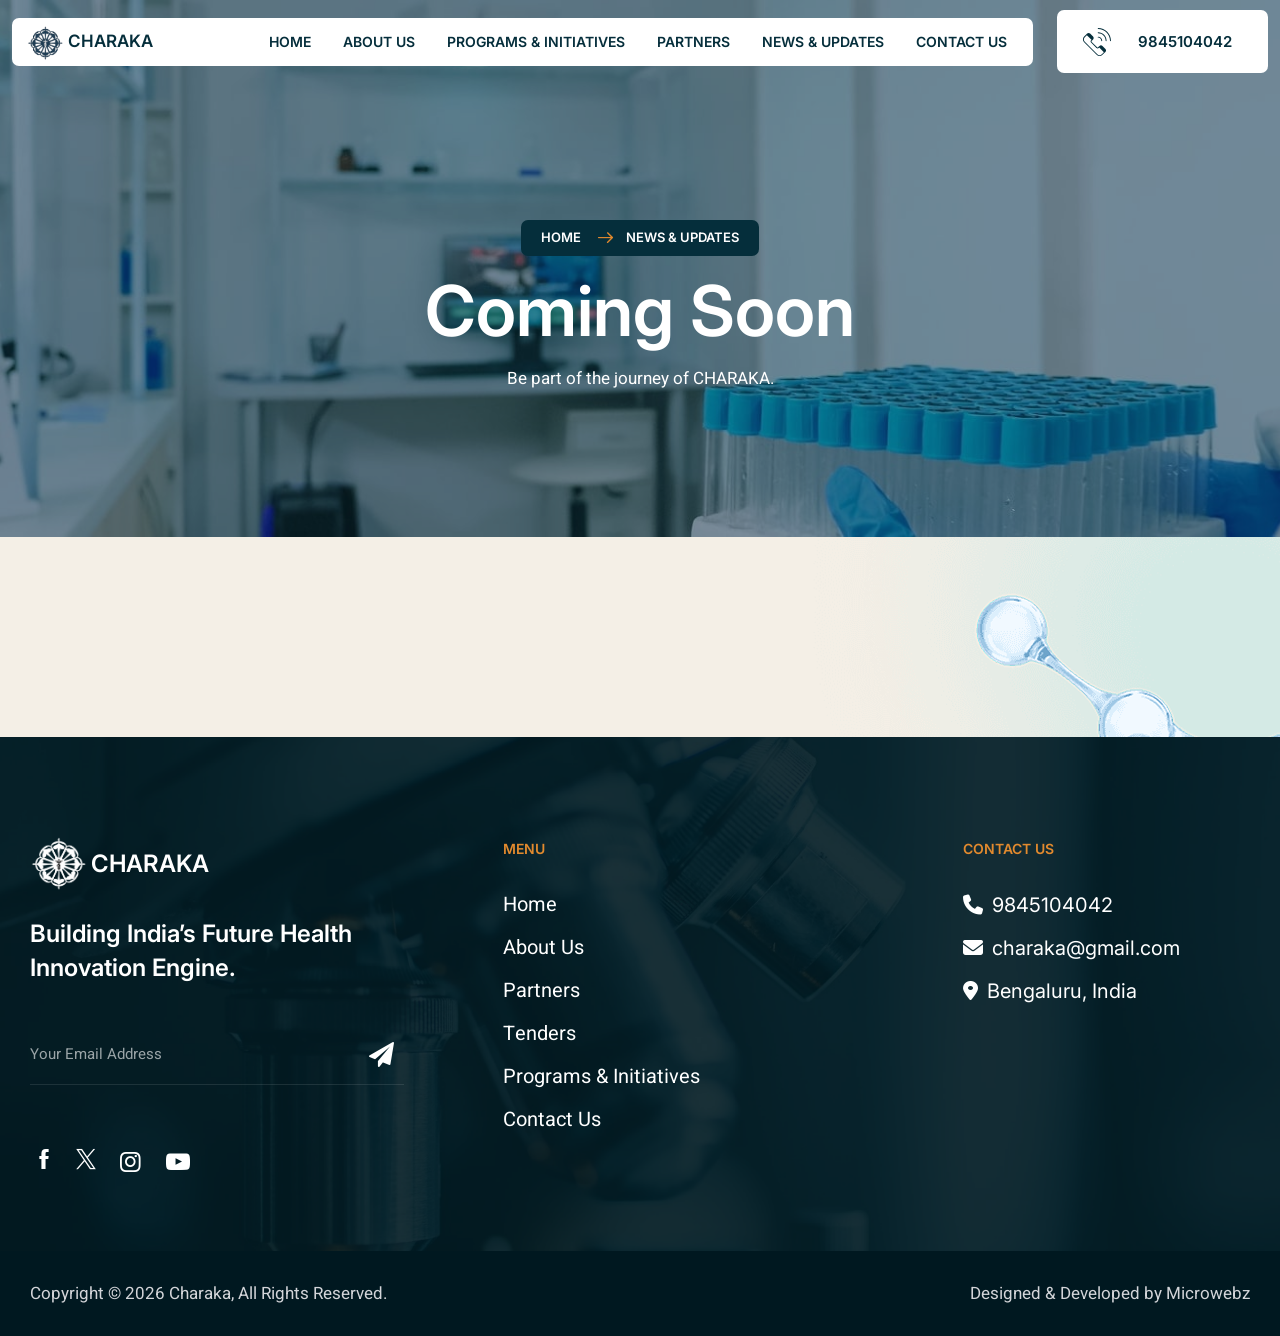
<file: comingsoon.html>
<!doctype html>
<html class="no-js" lang="en">

<head>
	<meta charset="utf-8">
	<meta http-equiv="x-ua-compatible" content="ie=edge">
	<title>CHARAKA</title>
	<meta name="robots" content="noindex, follow">
	<meta name="description" content="">
	<meta name="viewport" content="width=device-width, initial-scale=1, shrink-to-fit=no">
	<!-- Favicon -->
	<link rel="shortcut icon" type="image/x-icon" href="images/fevicon.png">
	<!-- CSS
			============================================ -->
	<!-- Bootstrap CSS -->
	<link rel="stylesheet" href="css/bootstrap.min.css">
	<!-- Fontawesome -->
	<link rel="stylesheet" href="css/fontawesome.css">
	<!-- Pbmit labozen Icon -->
	<link rel="stylesheet" href="fonts/pbmit-labozen-icon/pbmit_labozen.css">
	<!-- Base Icons -->
	<link rel="stylesheet" href="css/pbminfotech-base-icons.css">
	<!-- Themify Icons -->
	<link rel="stylesheet" href="css/themify-icons.css">
	<!-- Slick -->
	<link rel="stylesheet" href="css/swiper.min.css">
	<!-- Magnific -->
	<link rel="stylesheet" href="css/magnific-popup.css">
	<!-- AOS -->
	<link rel="stylesheet" href="css/aos.css">
	<!-- Shortcode CSS -->
	<link rel="stylesheet" href="css/shortcode.css">
	<!-- Base CSS -->
	<link rel="stylesheet" href="css/base.css">
	<!-- Style CSS -->
	<link rel="stylesheet" href="css/style.css">
	<!-- Responsive CSS -->
	<link rel="stylesheet" href="css/responsive.css">
	<!-- Google Fonts -->
	<link href="https://fonts.googleapis.com/css2?family=Heebo:wght@100;200;300;400;500;600;700;800;900&display=swap"
		rel="stylesheet">
	<link href="https://fonts.googleapis.com/css2?family=Inter:wght@100;200;300;400;500;600;700;800;900&display=swap"
		rel="stylesheet">
	<link href="https://cdnjs.cloudflare.com/ajax/libs/font-awesome/6.5.0/css/all.min.css" rel="stylesheet">
	<style>
		.pbmit-slider-one .pbmit-slider-title {
			font-size: 90px !important;
			line-height: 100px !important;
			letter-spacing: -5px;
			margin-bottom: 35px;
			color: var(--pbmit-white-color);
		}

		.slider-bg-cover {
			background: url("../CHARAKA_Website/images/website/website/slider-bg-cover.png") center center / cover no-repeat !important;
			position: absolute !important;
			display: block !important;
			width: 820px !important;
			height: 100% !important;
			top: 0 !important;
			left: 0 !important;
		}

		.tween-effect-style-1-wrap {
			display: flex;
			justify-content: center;
			align-items: center;
			width: 100%;
			text-align: center;
		}

		.charaka-brand {
			display: inline-flex;
			justify-content: center;
			align-items: center;
			gap: 12px;
			text-align: center;
		}

		.charaka-logo {
			height: 55px;
			width: auto;
			object-fit: contain;
			display: block;
		}

		.charaka-text {
			font-size: 46px;
			font-weight: 700;
			line-height: 1;
			color: #fff;
			/* change to white if background is dark */
			display: flex;
			align-items: center;
		}

		/* Main card */
		.get-involved-box {
			overflow: hidden;
			padding: 40px 30px;
		}

		/* Layout wrapper */
		.review-highlight-wrap {
			display: flex;
			align-items: center;
			justify-content: space-between;
			gap: 30px;
			position: relative;
			z-index: 2;
		}

		/* Text section */
		.review-highlight {
			flex: 1;
			z-index: 2;
		}

		.review-highlight .pbmit-title {
			font-size: 42px !important;
			line-height: 1.2;
			margin-bottom: 20px;
			color: #29d9e5;
			/* optional */
		}

		.review-highlight .pbmit-desc {
			font-size: 18px;
			line-height: 1.8;
			color: #fff;
			margin-top: 20px;
			margin-bottom: 0;
		}

		/* Image section */
		.testimonial-img-01 {
			flex: 0 0 220px;
			text-align: right;
			z-index: 1;
		}

		.testimonial-img-01 img {
			max-width: 100%;
			height: auto;
			display: block;
		}

		/* Button spacing */
		.pbmit-ihbox-btn .pbmit-btn {
			display: inline-block;
			margin-top: 10px;
		}

		/* ---------------- MOBILE FIX ---------------- */
		@media (max-width: 991px) {
			.review-highlight-wrap {
				flex-direction: column;
				text-align: center;
			}

			.testimonial-img-01 {
				flex: unset;
				text-align: center;
				margin-top: 20px;
			}

			.testimonial-img-01 img {
				max-width: 220px;
				margin: 0 auto;
			}

			.review-highlight .pbmit-title {
				font-size: 34px;
			}

			.review-highlight .pbmit-desc {
				font-size: 16px;
				line-height: 1.7;
			}
		}

		@media (max-width: 767px) {
			.get-involved-box {
				padding: 30px 20px;
			}

			.review-highlight .pbmit-title {
				font-size: 28px;
				line-height: 1.2;
			}

			.review-highlight .pbmit-desc {
				font-size: 15px;
				line-height: 1.6;
			}

			.testimonial-img-01 img {
				max-width: 180px;
			}

			.pbmit-ihbox-btn .pbmit-btn {
				width: 100%;
				text-align: center;
			}
		}

		@media (max-width: 480px) {
			.review-highlight .pbmit-title {
				font-size: 24px;
			}

			.review-highlight .pbmit-desc {
				font-size: 14px;
				line-height: 1.6;
			}

			.testimonial-img-01 img {
				max-width: 150px;
			}
		}

		@media (max-width: 767px) {
			.talent-contact-right .right-column {
				margin-top: 30px;
				height: 612px;

			}
		}

		@media (max-width: 320px) {
			.talent-contact-right .review-highlight .pbmit-desc {
				color: #fff !important;
			}
		}

		.pbmit-btn {
			color: #fff !important;
			background-color: #e08a2e !important;
		}



		/* =========================
           SPRING ROUND LOADER
        ========================== */
		.spring-loader-overlay {
			position: fixed;
			inset: 0;
			background: rgba(255, 255, 255, 0.45);
			backdrop-filter: blur(8px);
			-webkit-backdrop-filter: blur(8px);
			display: flex;
			justify-content: center;
			align-items: center;
			z-index: 99999;
			animation: fadeIn 0.25s ease-in-out;
		}

		.spring-round-loader-box {
			width: 220px;
			height: 220px;
			border-radius: 50%;
			background: rgba(255, 255, 255, 0.78);
			border: 1px solid rgba(255, 255, 255, 0.55);
			box-shadow:
				0 15px 40px rgba(255, 182, 193, 0.18),
				inset 0 1px 8px rgba(255, 255, 255, 0.6);
			display: flex;
			flex-direction: column;
			justify-content: center;
			align-items: center;
			animation: popIn 0.3s ease;
		}

		.loader-title {
			margin-top: 20px;
			font-size: 22px;
			font-weight: 700;
			color: #4b5563;
			margin-bottom: 5px;
			letter-spacing: 0.4px;
		}

		.loader-subtitle {
			font-size: 14px;
			color: #7b8a7b;
			margin-bottom: 0;
		}

		.spring-bloom-loader {
			display: flex;
			justify-content: center;
			align-items: center;
			gap: 12px;
		}

		.spring-bloom-loader span {
			width: 16px;
			height: 16px;
			border-radius: 50%;
			display: inline-block;
			animation: bloomBounce 0.9s infinite ease-in-out;
			box-shadow: 0 6px 16px rgba(255, 182, 193, 0.25);
		}

		.spring-bloom-loader span:nth-child(1) {
			background: linear-gradient(135deg, #f9a8d4, #fbcfe8);
			animation-delay: 0s;
		}

		.spring-bloom-loader span:nth-child(2) {
			background: linear-gradient(135deg, #86efac, #bbf7d0);
			animation-delay: 0.18s;
		}

		.spring-bloom-loader span:nth-child(3) {
			background: linear-gradient(135deg, #fcd34d, #fde68a);
			animation-delay: 0.36s;
		}

		@keyframes bloomBounce {

			0%,
			80%,
			100% {
				transform: scale(0.85) translateY(0);
				opacity: 0.75;
			}

			40% {
				transform: scale(1.15) translateY(-10px);
				opacity: 1;
			}
		}

		@keyframes fadeIn {
			from {
				opacity: 0;
			}

			to {
				opacity: 1;
			}
		}

		@keyframes popIn {
			from {
				transform: scale(0.92);
				opacity: 0;
			}

			to {
				transform: scale(1);
				opacity: 1;
			}
		}
	</style>
</head>

<body>

	<!-- Page Loader -->
	<div id="loader" class="spring-loader-overlay">
		<div class="spring-round-loader-box">
			<div class="spring-bloom-loader">
				<span></span>
				<span></span>
				<span></span>
			</div>
			<h5 class="loader-title">CHARAKA</h5>
			<p class="loader-subtitle">Please wait...</p>
		</div>
	</div>

	<!-- page wrapper -->
	<div class="page-wrapper" id="page">

		<!-- Header Main Area -->
		<header class="site-header pbmit-header-style-1" id="masthead">
			<div class="pbmit-sticky-header pbmit-header-sticky-yes"></div>
			<div class="pbmit-header-overlay">
				<div class="pbmit-main-header-area pbmit-infostack-header">
					<div class="container-fluid">
						<div class="pbmit-header-content d-flex justify-content-between align-items-center gap-4">
							<div class="pbmit-header-menu-area d-flex align-items-center justify-content-between">
								<div class="pbmit-logo-area col-md-1 col-4">
									<div class="site-branding ">
										<h1 class="site-title ">
											<a href="index.html" class="d-flex flex-row align-items-center">
												<img class="pbmit-main-logo img-fluid"
													src="images/website/website/charaka-logo.png" width="55%" alt="">
												<span>CHARAKA</span>
											</a>
										</h1>
									</div>
								</div>
								<div class="pbmit-menuarea">
									<div class="site-navigation">
										<nav class="main-navigation pbmit-navbar main-menu navbar-expand-xl navbar-light"
											id="site-navigation">
											<div class="pbmit-menu-wrap">
												<ul class="navigation clearfix" id="pbmit-top-menu">

													<li><a href="index.html">Home</a></li>
													<li><a href="aboutus.html">About Us </a></li>

													<li><a href="programs.html">Programs & Initiatives </a></li>
													<li><a href="partners.html">Partners</a></li>
													<li class="dropdown">
														<a href="#">News & Updates</a>
														<ul class="sub-menu">
															<li><a href="comingsoon.html">News & Updates</a></li>

															<li><a href="tenders.html">Tenders</a></li>
														</ul>
													</li>
													<li><a href="contactus.html">Contact Us</a></li>
												</ul>
											</div>
										</nav>
									</div>
								</div>
							</div>
							<div class="pbmit-right-box d-flex align-items-center">
								<div class="header-contact-search pt-2 pb-2">
									<div class="pbmit-ihbox-style-6">
										<div class="pbmit-ihbox-box">
											<div class="pbmit-ihbox-icon">
												<div class="pbmit-ihbox-icon-wrapper pbmit-icon-type-icon">
													<svg viewBox="0 0 64 64" xmlns="http://www.w3.org/2000/svg">
														<path
															d="m21.63 28.66 1.98-1.99.08-.08c.8-.83 1.23-1.93 1.23-3.08 0-1.2-.46-2.32-1.31-3.16l-6.37-6.37c-.84-.85-1.96-1.31-3.16-1.31-1.15 0-2.24.43-3.07 1.23-.03.02-.06.05-.09.08l-1.98 1.98-4.37 4.37c-1.66 1.65-2.57 3.85-2.57 6.19s.91 4.54 2.57 6.2l26.71 26.71c1.66 1.66 3.86 2.57 6.2 2.57s4.54-.91 6.19-2.57l4.37-4.37 1.98-1.98c.03-.03.06-.06.08-.09.8-.83 1.23-1.92 1.23-3.07 0-1.2-.46-2.32-1.31-3.16l-6.37-6.37c-.84-.85-1.96-1.31-3.16-1.31-1.15 0-2.25.43-3.08 1.23-.03.03-.05.05-.08.08l-1.99 1.98-.9.9c-.6.61-1.59.61-2.2 0l-11.51-11.51c-.61-.61-.61-1.6 0-2.2l.9-.9zm9.2 16.02c1.39 1.39 3.64 1.39 5.03 0l.9-.89 9.87 9.87-4.37 4.36c-1.28 1.28-2.98 1.98-4.78 1.98-1.81 0-3.51-.7-4.78-1.98l-26.72-26.72c-1.28-1.27-1.98-2.97-1.98-4.78 0-1.8.7-3.5 1.98-4.78l4.37-4.36 9.87 9.87-.9.89c-.7.7-1.04 1.61-1.04 2.52s.34 1.82 1.04 2.51z">
														</path>
														<path
															d="m34.498 22.652c3.67 0 6.656 2.986 6.656 6.657 0 .552.448 1 1 1s1-.448 1-1c0-4.773-3.883-8.657-8.656-8.657-.552 0-1 .448-1 1s.448 1 1 1z">
														</path>
														<path
															d="m34.498 13.348c8.8 0 15.96 7.16 15.96 15.96 0 .552.448 1 1 1s1-.448 1-1c0-9.903-8.057-17.96-17.96-17.96-.552 0-1 .448-1 1s.448 1 1 1z">
														</path>
														<path
															d="m34.498 2c-.552 0-1 .448-1 1s.448 1 1 1c13.955 0 25.308 11.354 25.308 25.309 0 .552.448 1 1 1s1-.448 1-1c0-15.058-12.25-27.309-27.308-27.309z">
														</path>
													</svg>
												</div>
											</div>
											<div class="pbmit-ihbox-contents p-3">
												<h2 class="pbmit-element-title">
													<a href="tel: 9845104042">
														<span class="pbmit-button-text"> 9845104042</span>
													</a>
												</h2>
											</div>
											<a class="pbmit-link" href="tel: 9845104042" title="Go to  9845104042"></a>
										</div>
									</div>
									<!-- <div class="pbmit-search-wrapper">
										<div class="pbmit-search-form-wrapper">
											<form>
												<div class="pbmit-search-wrap">
													<input type="search" class="search-field" placeholder="Search …"
														value="" name="s">
													<button type="submit" class="search-submit "
														title="Search"></button>
												</div>
											</form>
										</div>
										<div class="pbmit-header-search-btn">
											<a href="#" title="Search">
												<i class="pbmit-base-icon-search-1"></i>
											</a>
										</div>
									</div> -->
								</div>
								<!-- <div class="pbmit-button-box-second">
									<a href="contact-us.html" class="pbmit-btn">
										<span class="pbmit-button-content-wrapper">
											<span class="pbmit-button-text">Get in touch</span>
											<span class="pbmit-button-icon">
												<i class="pbmit-labozen-icon pbmit-labozen-icon-plus"></i>			
											</span>
										</span>
									</a>
								</div> -->
								<div class="pbmit-burger-menu-wrapper">
									<div class="pbmit-mobile-menu-bg"></div>
									<button id="menu-toggle" title="Menu Toggle" class="nav-menu-toggle">
										<svg viewBox="0 0 64 64" xmlns="http://www.w3.org/2000/svg">
											<g data-name="04">
												<path d="m58 31h-52a1 1 0 0 0 0 2h52a1 1 0 0 0 0-2z"></path>
												<path d="m6 18h52a1 1 0 0 0 0-2h-52a1 1 0 0 0 0 2z"></path>
												<path d="m58 46h-52a1 1 0 0 0 0 2h52a1 1 0 0 0 0-2z"></path>
											</g>
										</svg>
									</button>
								</div>
							</div>
						</div>
					</div>
				</div>
			</div>
		</header>
		<!-- Header Main Area End Here -->
		<!-- Title Bar -->
		<div class="pbmit-title-bar-wrapper">
			<div class="container">
				<div class="pbmit-title-bar-content">
					<div class="pbmit-title-bar-content-inner">
						<div class="pbmit-breadcrumb">
							<div class="pbmit-breadcrumb-inner">
								<span><a title="" href="index.html" class="home"><span>Home</span></a></span>
								<span class="sep"><i class="pbmit-base-icon-next-1"></i></span>
								<span><span class="post-root post post-post current-item">News & Updates</span></span>
							</div>
						</div>
						<div class="pbmit-tbar">
							<div class="pbmit-tbar-inner">
								<h1 class="pbmit-tbar-title">Coming Soon</h1>
								<p class="pbmit-tbar-desc">Be part of the journey of CHARAKA.</p>
							</div>
						</div>
					</div>
				</div>
			</div>
		</div>
		<section class="section-xl talent-contact-sec">
			<div class="container">
			</div>
		</section>

		<!-- footer -->
	<footer class="site-footer pbmit-footer-style-1">
		<div class="container">
			<div class="pbmit-footer-widget-area">
				<div class="row">
					<div class="pbmit-footer-widget-col-1 col-md-4 left-column">
						<div class="left-area animated animation fadeInUp">
							<h2 class="pbmit-subtitle d-flex flex-row align-items-center gap-1"><img
									src="images/website/website/charakafooterimage.png" class="charaka-logo"
									alt="Charaka Logo"> <span class="fs-4 text-white">CHARAKA</span> </h2>
							<h2 class="pbmit-title">Building India’s Future
								Health Innovation Engine.</h2>
							<form>
								<div class="pbmit-footer-newsletter">
									<div class="pbmit-news-wrap">
										<input type="email" name="EMAIL" placeholder="Your Email Address"
											class="form-control" required="">
										<button class="pbmit-form-btn">
											<i class="pbmit-base-icon-paper-plane"></i>
										</button>
									</div>
								</div>
							</form>
							<div class="social-links-wrap">
								<ul class="pbmit-social-links">
									<li class="pbmit-social-li pbmit-social-facebook">
										<a title="Facebook" class="fs-5" target="_blank">
											<span><i class="pbmit-base-icon-facebook-logo"></i></span>
										</a>
									</li>
									<li class="pbmit-social-li pbmit-social-twitter">
										<a title="Twitter" class="fs-5" target="_blank">
											<span><i class="pbmit-base-icon-twitter-2"></i></span>
										</a>
									</li>
									<li class="pbmit-social-li pbmit-social-instagram">
										<a title="Instagram" class="fs-4" target="_blank">
											<span><i class="pbmit-base-icon-instagram"></i></span>
										</a>
									</li>
									<li class="pbmit-social-li pbmit-social-youtube">
										<a title="Youtube" class="fs-4" target="_blank">
											<span><i class="pbmit-base-icon-youtube-play"></i></span>
										</a>
									</li>
								</ul>
							</div>
						</div>
					</div>
					<div class="pbmit-footer-widget-col-2 col-md-4 animated animation fadeInUp animation-delay-100">
						<aside class="widget">
							<h2 class="widget-title">Menu</h2>
							<ul class="menu">
								<li><a href="index.html">Home</a></li>
								<li><a href="aboutus.html">About Us</a></li>
								<li><a href="partners.html">Partners</a></li>
								<li><a href="tenders.html">Tenders</a></li>
								<li><a href="programs.html">Programs & Initiatives</a></li>
								<!-- <li><a href="">Partners</a></li> -->
								<li><a href="contactus.html">Contact Us</a></li>
							</ul>
						</aside>
					</div>
					<div
						class="pbmit-footer-widget-col-3 col-md-2 animated animation fadeInUp animation-delay-200 d-none d-lg-flex">
						<aside class="widget">

						</aside>
					</div>
					<div class="pbmit-footer-widget-col-4 col-md-4 animated animation fadeInUp animation-delay-300">
						<aside class="widget">
							<h2 class="widget-title">Contact Us</h2>
							<ul class="pbmit-list-items">
								<li class="pbmit-list-item">
									<span class="pbmit-list-item-inner">
										<a class="pbmit-list-item-link pbmit-list-item-title" href="tel:+9845104042">
											<i class="fas fa-phone me-1"></i> 9845104042
										</a>
									</span>
								</li>
								<li class="pbmit-list-item">
									<span class="pbmit-list-item-inner">
										<a class="pbmit-list-item-link pbmit-list-item-title"
											href="mailto:charaka@gmail.com">
											<i class="fas fa-envelope me-1"></i> charaka@gmail.com
										</a>
									</span>
								</li>
								<li class="pbmit-list-item">
									<span class="pbmit-list-item-inner">
										<span class="pbmit-list-item-title">
											<i class="fas fa-map-marker-alt me-1"></i> Bengaluru, India
										</span>
									</span>
								</li>
							</ul>
						</aside>
					</div>
				</div>
			</div>
			<!-- <div class="tween-effect-style-1-wrap">
					<div class="pbmit-ele-tween-effect pbmit-tween-image pbmit-tween-effect-style-1">
						<div class="pbmit-tween-effect charaka-brand" data-x-start="0" data-x-end="0" data-y-start="0"
							data-y-end="0" data-scale-x-start="0.8" data-scale-x-end="1" data-skew-x-start="0deg"
							data-skew-x-end="0deg" data-skew-y-start="0deg" data-skew-y-end="0deg"
							data-rotate-x-start="0" data-rotate-x-end="0">

							<img src="images/website/website/charakalogo.png" class="charaka-logo" alt="Charaka Logo">
							<span class="charaka-text">CHARAKA</span>
						</div>
					</div>
				</div> -->
		</div>
		<div class="pbmit-footer-text-area">
			<div class="container">
				<div class="pbmit-footer-text-inner">
					<div class="row">
						<div class="col-md-6">
							<span>Copyright © 2026 Charaka, All Rights Reserved.</span>
						</div>
						<div class="col-md-6 text-md-end text-center">
							<span>Designed & Developed by Microwebz </span>
						</div>
					</div>
				</div>
			</div>
		</div>
	</footer>
	</div>
	<!-- page wrapper End -->

	<!-- Search Box Start Here -->
	<div class="pbmit-header-search-form">
		<div class="pbmit-search-overlay"></div>
		<div class="pbmit-header-search-form-wrapper">
			<div class="pbmit-search-close">
				<svg class="qodef-svg--close qodef-m" xmlns="http://www.w3.org/2000/svg" width="28.163" height="28.163"
					viewBox="0 0 26.163 26.163">
					<rect width="36" height="1" transform="translate(0.707) rotate(45)"></rect>
					<rect width="36" height="1" transform="translate(0 25.456) rotate(-45)"></rect>
				</svg>
			</div>
			<form role="search" method="get" class="search-form" action="index.html">
				<input type="search" id="search-form-686df462a6c62" class="search-field" placeholder="Search …" value=""
					name="s">
				<button type="submit" class="search-submit " title="Search"></button>
				<div class="pbmit-search-line"></div>
			</form>
		</div>
	</div>
	<!-- Search Box End Here -->

	<!-- Scroll To Top -->
	<div class="pbmit-backtotop">
		<div class="pbmit-arrow">
			<i class="pbmit-base-icon-up-open-big"></i>
		</div>
		<div class="pbmit-hover-arrow">
			<i class="pbmit-base-icon-up-open-big"></i>
		</div>
	</div>
	<!-- Scroll To Top End -->

	<!-- JS
		============================================ -->
	<!-- jQuery JS -->
	<script src="js/jquery.min.js"></script>
	<!-- Popper JS -->
	<script src="js/popper.min.js"></script>
	<!-- Bootstrap JS -->
	<script src="js/bootstrap.min.js"></script>
	<!-- jquery Waypoints JS -->
	<script src="js/jquery.waypoints.min.js"></script>
	<!-- jquery Appear JS -->
	<script src="js/jquery.appear.js"></script>
	<!-- Numinate JS -->
	<script src="js/numinate.min.js"></script>
	<!-- Slick JS -->
	<script src="js/swiper.min.js"></script>
	<!-- Magnific JS -->
	<script src="js/jquery.magnific-popup.min.js"></script>
	<!-- Circle Progress JS -->
	<script src="js/circle-progress.js"></script>
	<!-- countdown JS -->
	<script src="js/jquery.countdown.min.js"></script>
	<!-- AOS -->
	<script src="js/aos.js"></script>
	<!-- GSAP -->
	<script src='js/gsap.js'></script>
	<!-- Scroll Trigger -->
	<script src='js/ScrollTrigger.js'></script>
	<!-- Split Text -->
	<script src='js/SplitText.js'></script>
	<!-- Theia Sticky Sidebar JS -->
	<script src='js/theia-sticky-sidebar.js'></script>
	<!-- GSAP Animation -->
	<script src='js/gsap-animation.js'></script>
	<!-- Form Validator -->
	<script src="js/jquery-validate/jquery.validate.min.js"></script>
	<!-- Scripts JS -->
	<script src="js/scripts.js"></script>
	<script>
		window.addEventListener('load', function () {
			var loader = document.getElementById('loader');
			if (loader) {
				loader.style.display = 'none';
			}
		});
	</script>

</body>

</html>
</file>
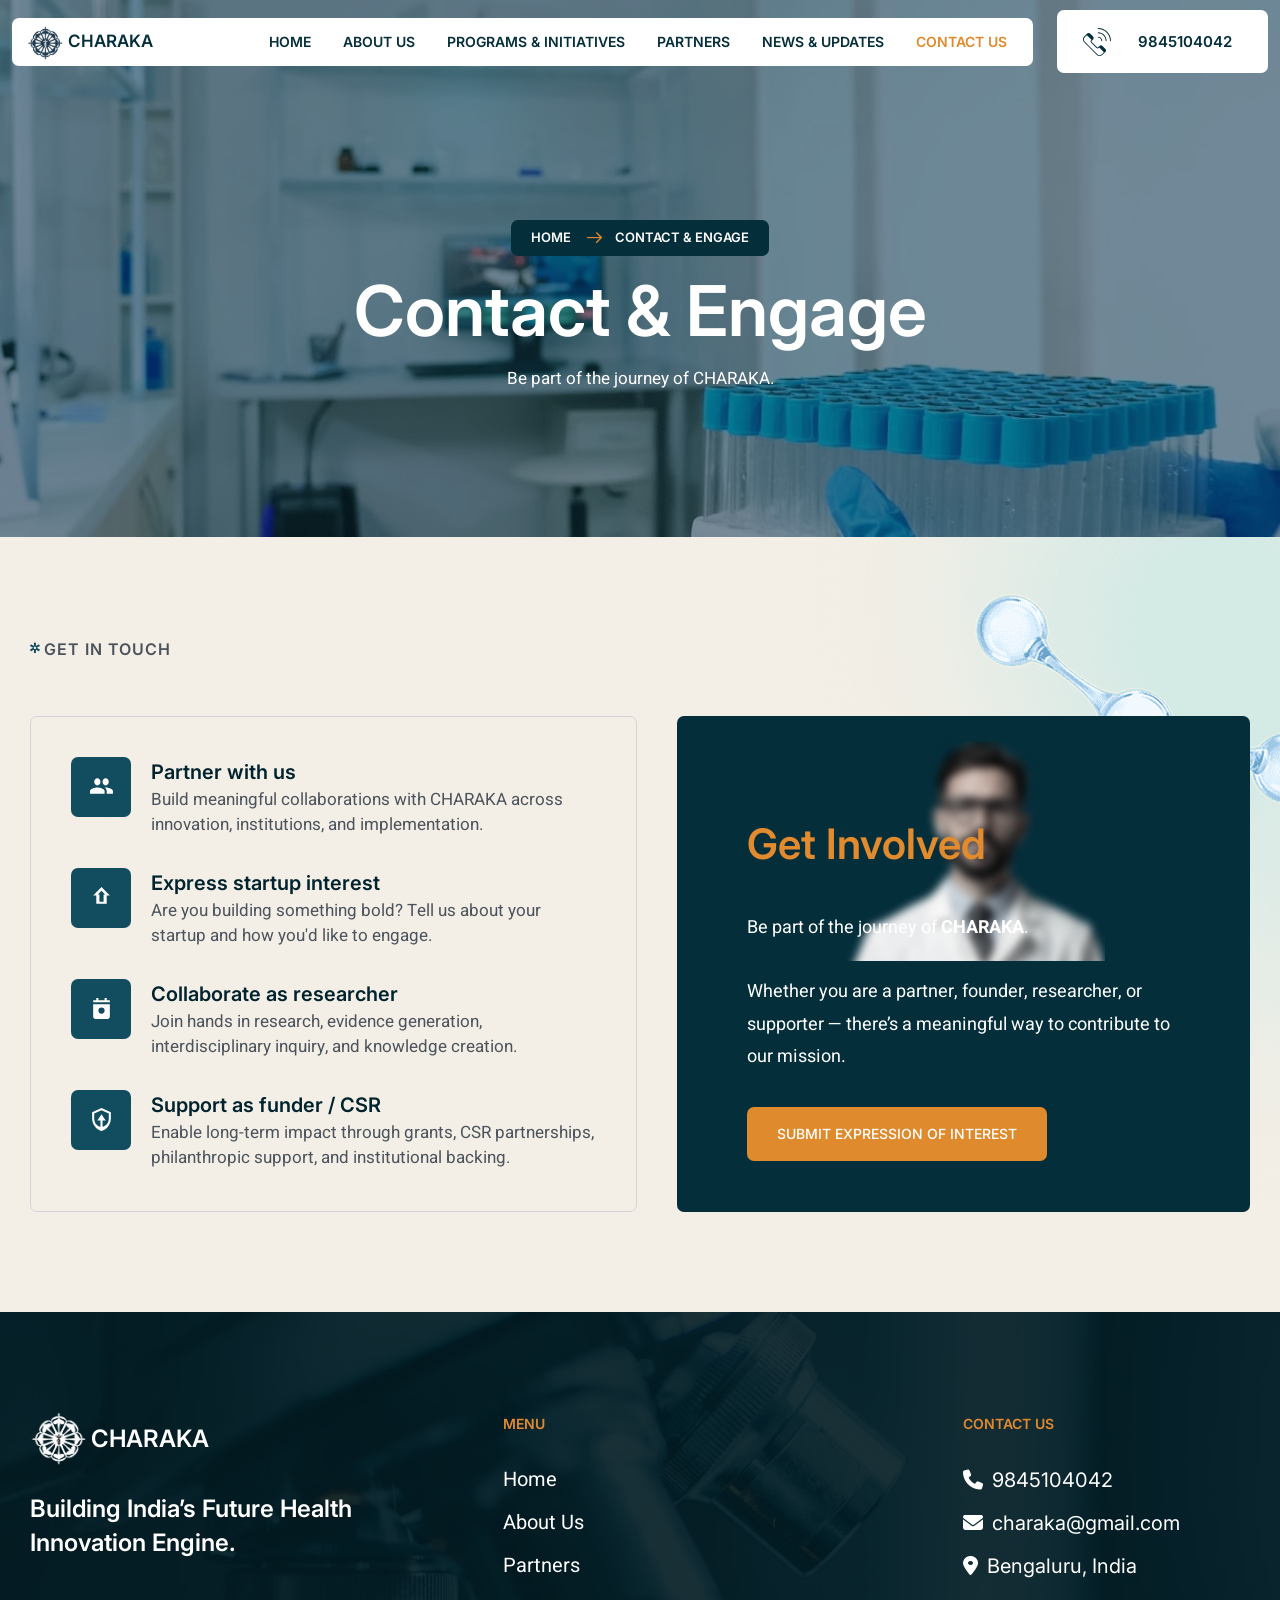
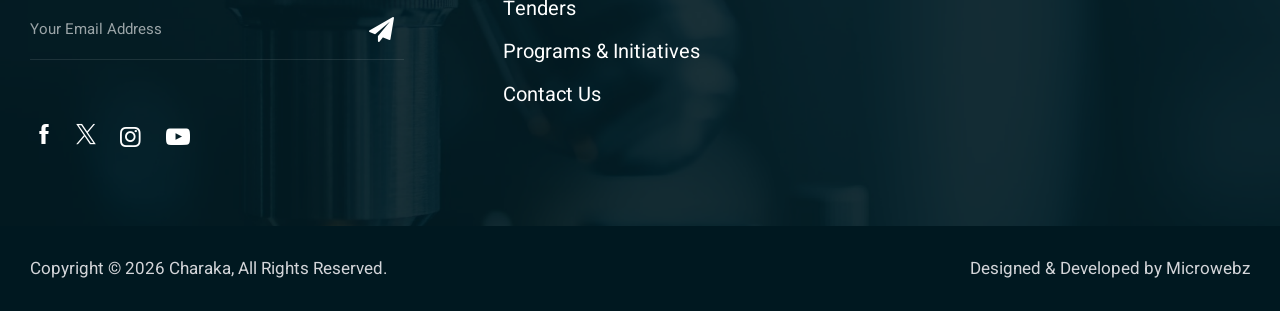
<file: contactus.html>
<!doctype html>
<html class="no-js" lang="en">

<head>
	<meta charset="utf-8">
	<meta http-equiv="x-ua-compatible" content="ie=edge">
	<title>CHARAKA</title>
	<meta name="robots" content="noindex, follow">
	<meta name="description" content="">
	<meta name="viewport" content="width=device-width, initial-scale=1, shrink-to-fit=no">
	<!-- Favicon -->
	<link rel="shortcut icon" type="image/x-icon" href="images/fevicon.png">
	<!-- CSS
			============================================ -->
	<!-- Bootstrap CSS -->
	<link rel="stylesheet" href="css/bootstrap.min.css">
	<!-- Fontawesome -->
	<link rel="stylesheet" href="css/fontawesome.css">
	<!-- Pbmit labozen Icon -->
	<link rel="stylesheet" href="fonts/pbmit-labozen-icon/pbmit_labozen.css">
	<!-- Base Icons -->
	<link rel="stylesheet" href="css/pbminfotech-base-icons.css">
	<!-- Themify Icons -->
	<link rel="stylesheet" href="css/themify-icons.css">
	<!-- Slick -->
	<link rel="stylesheet" href="css/swiper.min.css">
	<!-- Magnific -->
	<link rel="stylesheet" href="css/magnific-popup.css">
	<!-- AOS -->
	<link rel="stylesheet" href="css/aos.css">
	<!-- Shortcode CSS -->
	<link rel="stylesheet" href="css/shortcode.css">
	<!-- Base CSS -->
	<link rel="stylesheet" href="css/base.css">
	<!-- Style CSS -->
	<link rel="stylesheet" href="css/style.css">
	<!-- Responsive CSS -->
	<link rel="stylesheet" href="css/responsive.css">
	<!-- Google Fonts -->
	<link href="https://fonts.googleapis.com/css2?family=Heebo:wght@100;200;300;400;500;600;700;800;900&display=swap"
		rel="stylesheet">
	<link href="https://fonts.googleapis.com/css2?family=Inter:wght@100;200;300;400;500;600;700;800;900&display=swap"
		rel="stylesheet">
	<link href="https://cdnjs.cloudflare.com/ajax/libs/font-awesome/6.5.0/css/all.min.css" rel="stylesheet">
	<style>
		.pbmit-slider-one .pbmit-slider-title {
			font-size: 90px !important;
			line-height: 100px !important;
			letter-spacing: -5px;
			margin-bottom: 35px;
			color: var(--pbmit-white-color);
		}

		.slider-bg-cover {
			background: url("../CHARAKA_Website/images/website/website/slider-bg-cover.png") center center / cover no-repeat !important;
			position: absolute !important;
			display: block !important;
			width: 820px !important;
			height: 100% !important;
			top: 0 !important;
			left: 0 !important;
		}

		.tween-effect-style-1-wrap {
			display: flex;
			justify-content: center;
			align-items: center;
			width: 100%;
			text-align: center;
		}

		.charaka-brand {
			display: inline-flex;
			justify-content: center;
			align-items: center;
			gap: 12px;
			text-align: center;
		}

		.charaka-logo {
			height: 55px;
			width: auto;
			object-fit: contain;
			display: block;
		}

		.charaka-text {
			font-size: 46px;
			font-weight: 700;
			line-height: 1;
			color: #fff;
			/* change to white if background is dark */
			display: flex;
			align-items: center;
		}

		/* Main card */
		.get-involved-box {
			overflow: hidden;
			padding: 40px 30px;
		}

		/* Layout wrapper */
		.review-highlight-wrap {
			display: flex;
			align-items: center;
			justify-content: space-between;
			gap: 30px;
			position: relative;
			z-index: 2;
		}

		/* Text section */
		.review-highlight {
			flex: 1;
			z-index: 2;
		}

		.review-highlight .pbmit-title {
			font-size: 42px !important;
			line-height: 1.2;
			margin-bottom: 20px;
			color: #29d9e5;
			/* optional */
		}

		.review-highlight .pbmit-desc {
			font-size: 18px;
			line-height: 1.8;
			color: #fff;
			margin-top: 20px;
			margin-bottom: 0;
		}

		/* Image section */
		.testimonial-img-01 {
			flex: 0 0 220px;
			text-align: right;
			z-index: 1;
			overflow: hidden;
		}

		.testimonial-img-01 img {
			max-width: 100%;
			height: auto;
			display: block;
			filter: blur(4px);
			
		}

		/* Button spacing */
		.pbmit-ihbox-btn .pbmit-btn {
			display: inline-block;
			margin-top: 10px;
		}

		/* ---------------- MOBILE FIX ---------------- */
		@media (max-width: 991px) {
			.review-highlight-wrap {
				flex-direction: column;
				text-align: center;
			}

			.testimonial-img-01 {
				flex: unset;
				text-align: center;
				margin-top: 20px;
			}

			.testimonial-img-01 img {
				max-width: 220px;
				margin: 0 auto;
			}

			.review-highlight .pbmit-title {
				font-size: 34px;
			}

			.review-highlight .pbmit-desc {
				font-size: 16px;
				line-height: 1.7;
			}
		}

		@media (max-width: 767px) {
			.get-involved-box {
				padding: 30px 20px;
			}

			.review-highlight .pbmit-title {
				font-size: 28px;
				line-height: 1.2;
			}

			.review-highlight .pbmit-desc {
				font-size: 15px;
				line-height: 1.6;
			}

			.testimonial-img-01 img {
				max-width: 180px;
			}

			.pbmit-ihbox-btn .pbmit-btn {
				width: 100%;
				text-align: center;
			}
		}

		@media (max-width: 480px) {
			.review-highlight .pbmit-title {
				font-size: 24px;
			}

			.review-highlight .pbmit-desc {
				font-size: 14px;
				line-height: 1.6;
			}
			.testimonial-one .left-col .review-highlight, .talent-contact-right .review-highlight, .faq-left-col .review-highlight {
				padding: 20px;
			}
			.review-highlight .pbmit-title {
    font-size: 29px !important;
			}

			.testimonial-img-01 img {
				max-width: 150px;
			}
		}

		@media (max-width: 767px) {
			.talent-contact-right .right-column {
				margin-top: 30px;
				height: 612px;

			}
		}

		@media (max-width: 320px) {
			.talent-contact-right .review-highlight .pbmit-desc {
				color: #fff !important;
			}
		}

		.pbmit-btn {
			color: #fff !important;
			background-color: #e08a2e !important;
		}

		/* =========================
           SPRING ROUND LOADER
        ========================== */
		.spring-loader-overlay {
			position: fixed;
			inset: 0;
			background: rgba(255, 255, 255, 0.45);
			backdrop-filter: blur(8px);
			-webkit-backdrop-filter: blur(8px);
			display: flex;
			justify-content: center;
			align-items: center;
			z-index: 99999;
			animation: fadeIn 0.25s ease-in-out;
		}

		.spring-round-loader-box {
			width: 220px;
			height: 220px;
			border-radius: 50%;
			background: rgba(255, 255, 255, 0.78);
			border: 1px solid rgba(255, 255, 255, 0.55);
			box-shadow:
				0 15px 40px rgba(255, 182, 193, 0.18),
				inset 0 1px 8px rgba(255, 255, 255, 0.6);
			display: flex;
			flex-direction: column;
			justify-content: center;
			align-items: center;
			animation: popIn 0.3s ease;
		}

		.loader-title {
			margin-top: 20px;
			font-size: 22px;
			font-weight: 700;
			color: #4b5563;
			margin-bottom: 5px;
			letter-spacing: 0.4px;
		}

		.loader-subtitle {
			font-size: 14px;
			color: #7b8a7b;
			margin-bottom: 0;
		}

		.spring-bloom-loader {
			display: flex;
			justify-content: center;
			align-items: center;
			gap: 12px;
		}

		.spring-bloom-loader span {
			width: 16px;
			height: 16px;
			border-radius: 50%;
			display: inline-block;
			animation: bloomBounce 0.9s infinite ease-in-out;
			box-shadow: 0 6px 16px rgba(255, 182, 193, 0.25);
		}

		.spring-bloom-loader span:nth-child(1) {
			background: linear-gradient(135deg, #f9a8d4, #fbcfe8);
			animation-delay: 0s;
		}

		.spring-bloom-loader span:nth-child(2) {
			background: linear-gradient(135deg, #86efac, #bbf7d0);
			animation-delay: 0.18s;
		}

		.spring-bloom-loader span:nth-child(3) {
			background: linear-gradient(135deg, #fcd34d, #fde68a);
			animation-delay: 0.36s;
		}

		@keyframes bloomBounce {

			0%,
			80%,
			100% {
				transform: scale(0.85) translateY(0);
				opacity: 0.75;
			}

			40% {
				transform: scale(1.15) translateY(-10px);
				opacity: 1;
			}
		}

		@keyframes fadeIn {
			from {
				opacity: 0;
			}

			to {
				opacity: 1;
			}
		}

		@keyframes popIn {
			from {
				transform: scale(0.92);
				opacity: 0;
			}

			to {
				transform: scale(1);
				opacity: 1;
			}
		}
	</style>
</head>

<body>

	<!-- Page Loader -->
	<div id="loader" class="spring-loader-overlay">
		<div class="spring-round-loader-box">
			<div class="spring-bloom-loader">
				<span></span>
				<span></span>
				<span></span>
			</div>
			<h5 class="loader-title">CHARAKA</h5>
			<p class="loader-subtitle">Please wait...</p>
		</div>
	</div>

	<!-- page wrapper -->
	<div class="page-wrapper" id="page">

		<!-- Header Main Area -->
		<header class="site-header pbmit-header-style-1" id="masthead">
			<div class="pbmit-sticky-header pbmit-header-sticky-yes"></div>
			<div class="pbmit-header-overlay">
				<div class="pbmit-main-header-area pbmit-infostack-header">
					<div class="container-fluid">
						<div class="pbmit-header-content d-flex justify-content-between align-items-center gap-4">
							<div class="pbmit-header-menu-area d-flex align-items-center justify-content-between">
								<div class="pbmit-logo-area col-md-1 col-4">
									<div class="site-branding ">
										<h1 class="site-title ">
											<a href="index.html" class="d-flex flex-row align-items-center">
												<img class="pbmit-main-logo img-fluid"
													src="images/website/website/charaka-logo.png" width="55%" alt="">
												<span>CHARAKA</span>
											</a>
										</h1>
									</div>
								</div>
								<div class="pbmit-menuarea">
									<div class="site-navigation">
										<nav class="main-navigation pbmit-navbar main-menu navbar-expand-xl navbar-light"
											id="site-navigation">
											<div class="pbmit-menu-wrap">
												<ul class="navigation clearfix" id="pbmit-top-menu">

													<li><a href="index.html">Home</a></li>
													<li><a href="aboutus.html">About Us </a></li>

													<li><a href="programs.html">Programs & Initiatives </a></li>
													<li><a href="partners.html">Partners</a></li>
													<li class="dropdown ">
														<a href="#">News & Updates</a>
														<ul class="sub-menu">
															<li><a href="comingsoon.html">News & Updates</a></li>

															<li><a href="tenders.html">Tenders</a></li>
														</ul>
													</li>
													<li class="active"><a href="contactus.html">Contact Us</a></li>
												</ul>
											</div>
										</nav>
									</div>
								</div>
							</div>
							<div class="pbmit-right-box d-flex align-items-center">
								<div class="header-contact-search pt-2 pb-2">
									<div class="pbmit-ihbox-style-6">
										<div class="pbmit-ihbox-box">
											<div class="pbmit-ihbox-icon">
												<div class="pbmit-ihbox-icon-wrapper pbmit-icon-type-icon">
													<svg viewBox="0 0 64 64" xmlns="http://www.w3.org/2000/svg">
														<path
															d="m21.63 28.66 1.98-1.99.08-.08c.8-.83 1.23-1.93 1.23-3.08 0-1.2-.46-2.32-1.31-3.16l-6.37-6.37c-.84-.85-1.96-1.31-3.16-1.31-1.15 0-2.24.43-3.07 1.23-.03.02-.06.05-.09.08l-1.98 1.98-4.37 4.37c-1.66 1.65-2.57 3.85-2.57 6.19s.91 4.54 2.57 6.2l26.71 26.71c1.66 1.66 3.86 2.57 6.2 2.57s4.54-.91 6.19-2.57l4.37-4.37 1.98-1.98c.03-.03.06-.06.08-.09.8-.83 1.23-1.92 1.23-3.07 0-1.2-.46-2.32-1.31-3.16l-6.37-6.37c-.84-.85-1.96-1.31-3.16-1.31-1.15 0-2.25.43-3.08 1.23-.03.03-.05.05-.08.08l-1.99 1.98-.9.9c-.6.61-1.59.61-2.2 0l-11.51-11.51c-.61-.61-.61-1.6 0-2.2l.9-.9zm9.2 16.02c1.39 1.39 3.64 1.39 5.03 0l.9-.89 9.87 9.87-4.37 4.36c-1.28 1.28-2.98 1.98-4.78 1.98-1.81 0-3.51-.7-4.78-1.98l-26.72-26.72c-1.28-1.27-1.98-2.97-1.98-4.78 0-1.8.7-3.5 1.98-4.78l4.37-4.36 9.87 9.87-.9.89c-.7.7-1.04 1.61-1.04 2.52s.34 1.82 1.04 2.51z">
														</path>
														<path
															d="m34.498 22.652c3.67 0 6.656 2.986 6.656 6.657 0 .552.448 1 1 1s1-.448 1-1c0-4.773-3.883-8.657-8.656-8.657-.552 0-1 .448-1 1s.448 1 1 1z">
														</path>
														<path
															d="m34.498 13.348c8.8 0 15.96 7.16 15.96 15.96 0 .552.448 1 1 1s1-.448 1-1c0-9.903-8.057-17.96-17.96-17.96-.552 0-1 .448-1 1s.448 1 1 1z">
														</path>
														<path
															d="m34.498 2c-.552 0-1 .448-1 1s.448 1 1 1c13.955 0 25.308 11.354 25.308 25.309 0 .552.448 1 1 1s1-.448 1-1c0-15.058-12.25-27.309-27.308-27.309z">
														</path>
													</svg>
												</div>
											</div>
											<div class="pbmit-ihbox-contents p-3">
												<h2 class="pbmit-element-title">
													<a href="tel: 9845104042">
														<span class="pbmit-button-text"> 9845104042</span>
													</a>
												</h2>
											</div>
											<a class="pbmit-link" href="tel: 9845104042" title="Go to  9845104042"></a>
										</div>
									</div>
									<!-- <div class="pbmit-search-wrapper">
										<div class="pbmit-search-form-wrapper">
											<form>
												<div class="pbmit-search-wrap">
													<input type="search" class="search-field" placeholder="Search …"
														value="" name="s">
													<button type="submit" class="search-submit "
														title="Search"></button>
												</div>
											</form>
										</div>
										<div class="pbmit-header-search-btn">
											<a href="#" title="Search">
												<i class="pbmit-base-icon-search-1"></i>
											</a>
										</div>
									</div> -->
								</div>
								<!-- <div class="pbmit-button-box-second">
									<a href="contact-us.html" class="pbmit-btn">
										<span class="pbmit-button-content-wrapper">
											<span class="pbmit-button-text">Get in touch</span>
											<span class="pbmit-button-icon">
												<i class="pbmit-labozen-icon pbmit-labozen-icon-plus"></i>			
											</span>
										</span>
									</a>
								</div> -->
								<div class="pbmit-burger-menu-wrapper">
									<div class="pbmit-mobile-menu-bg"></div>
									<button id="menu-toggle" title="Menu Toggle" class="nav-menu-toggle">
										<svg viewBox="0 0 64 64" xmlns="http://www.w3.org/2000/svg">
											<g data-name="04">
												<path d="m58 31h-52a1 1 0 0 0 0 2h52a1 1 0 0 0 0-2z"></path>
												<path d="m6 18h52a1 1 0 0 0 0-2h-52a1 1 0 0 0 0 2z"></path>
												<path d="m58 46h-52a1 1 0 0 0 0 2h52a1 1 0 0 0 0-2z"></path>
											</g>
										</svg>
									</button>
								</div>
							</div>
						</div>
					</div>
				</div>
			</div>
		</header>
		<!-- Header Main Area End Here -->
		<!-- Title Bar -->
		<div class="pbmit-title-bar-wrapper">
			<div class="container">
				<div class="pbmit-title-bar-content">
					<div class="pbmit-title-bar-content-inner">
						<div class="pbmit-breadcrumb">
							<div class="pbmit-breadcrumb-inner">
								<span><a title="" href="index.html" class="home"><span>Home</span></a></span>
								<span class="sep"><i class="pbmit-base-icon-next-1"></i></span>
								<span><span class="post-root post post-post current-item">Contact & Engage</span></span>
							</div>
						</div>
						<div class="pbmit-tbar">
							<div class="pbmit-tbar-inner">
								<h1 class="pbmit-tbar-title">Contact & Engage</h1>
								<p class="pbmit-tbar-desc">Be part of the journey of CHARAKA.</p>
							</div>
						</div>
					</div>
				</div>
			</div>
		</div>
		<!-- page content -->
		<div class="page-content">

			<!-- Get In Touch Start -->
			<section class="section-xl talent-contact-sec">
				<div class="container">
					<div class="pbmit-heading-subheading style-2 animation-style3">
						<div class="pbmit-hs-left">
							<h2 class="pbmit-subtitle fs-6">Get in touch</h2>
						</div>
						<!-- <div class="pbmit-hs-right">
							<h2 class="pbmit-title">We always looking for talented peoples, so let’s work together</h2>
						</div> -->
					</div>
					<div class="row">
						<!-- <div class="col-md-3 full-width-1366"></div> -->
						<div class="col-md-12 full-width-1366">
							<div class="talent-contact-right">
								<div class="row g-0">
									<div class="col-md-7 left-column">
										<div class="ihbox-style-1-wrap">

											<!-- Partner with us -->
											<div class="pbmit-ihbox-style-1">
												<div class="pbmit-ihbox-box">
													<div class="pbmit-ihbox-icon">
														<div class="pbmit-ihbox-icon-wrapper pbmit-icon-type-icon">
															<svg viewBox="0 0 24 24" width="512" height="512"
																xmlns="http://www.w3.org/2000/svg">
																<path
																	d="M16 11c1.657 0 3-1.567 3-3.5S17.657 4 16 4s-3 1.567-3 3.5 1.343 3.5 3 3.5zm-8 0c1.657 0 3-1.567 3-3.5S9.657 4 8 4 5 5.567 5 7.5 6.343 11 8 11zm0 2c-2.33 0-7 1.17-7 3.5V19h14v-2.5C15 14.17 10.33 13 8 13zm8 0c-.29 0-.62.02-.97.05 1.16.84 1.97 1.96 1.97 3.45V19h6v-2.5c0-2.33-4.67-3.5-7-3.5z" />
															</svg>
														</div>
													</div>
													<div class="pbmit-ihbox-contents">
														<h2 class="pbmit-element-title">Partner with us</h2>
														<div class="pbmit-heading-desc">
															Build meaningful collaborations with CHARAKA across
															innovation, institutions, and implementation.
														</div>
														<!--<div class="pbmit-ihbox-btn">-->
														<!--	<a href="partnership.html">-->
														<!--		<span class="pbmit-button-text">Explore-->
														<!--			Partnership</span>-->
														<!--	</a>-->
														<!--</div>-->
													</div>
												</div>
											</div>

											<!-- Startup Interest -->
											<div class="pbmit-ihbox-style-1">
												<div class="pbmit-ihbox-box">
													<div class="pbmit-ihbox-icon">
														<div class="pbmit-ihbox-icon-wrapper pbmit-icon-type-icon">
															<svg viewBox="0 0 24 24" xmlns="http://www.w3.org/2000/svg">
																<path
																	d="M12 2L4 10h3v8h10v-8h3L12 2zm0 3.5L15.5 9H14v7h-4V9H8.5L12 5.5z" />
															</svg>
														</div>
													</div>
													<div class="pbmit-ihbox-contents">
														<h2 class="pbmit-element-title">Express startup interest</h2>
														<div class="pbmit-heading-desc">
															Are you building something bold? Tell us about your startup
															and how you'd like to engage.
														</div>
														<!--<div class="pbmit-ihbox-btn">-->
														<!--	<a href="#expression-form">-->
														<!--		<span class="pbmit-button-text">Share Startup-->
														<!--			Interest</span>-->
														<!--	</a>-->
														<!--</div>-->
													</div>
												</div>
											</div>

											<!-- Researcher -->
											<div class="pbmit-ihbox-style-1">
												<div class="pbmit-ihbox-box">
													<div class="pbmit-ihbox-icon">
														<div class="pbmit-ihbox-icon-wrapper pbmit-icon-type-icon">
															<svg viewBox="0 0 24 24" xmlns="http://www.w3.org/2000/svg">
																<path
																	d="M9 2v2h6V2h2v2h3v2H4V4h3V2h2zm11 6v12a2 2 0 0 1-2 2H6a2 2 0 0 1-2-2V8h16zm-8 3a3 3 0 1 0 0 6 3 3 0 0 0 0-6z" />
															</svg>
														</div>
													</div>
													<div class="pbmit-ihbox-contents">
														<h2 class="pbmit-element-title">Collaborate as researcher</h2>
														<div class="pbmit-heading-desc">
															Join hands in research, evidence generation,
															interdisciplinary inquiry, and knowledge creation.
														</div>
														<!--<div class="pbmit-ihbox-btn">-->
														<!--	<a href="#expression-form">-->
														<!--		<span class="pbmit-button-text">Collaborate with-->
														<!--			Us</span>-->
														<!--	</a>-->
														<!--</div>-->
													</div>
												</div>
											</div>

											<!-- Funder / CSR -->
											<div class="pbmit-ihbox-style-1">
												<div class="pbmit-ihbox-box">
													<div class="pbmit-ihbox-icon">
														<div class="pbmit-ihbox-icon-wrapper pbmit-icon-type-icon">
															<svg viewBox="0 0 24 24" xmlns="http://www.w3.org/2000/svg">
																<path
																	d="M12 1L3 5v6c0 5.25 3.75 10.74 9 12 5.25-1.26 9-6.75 9-12V5l-9-4zm1 17.93V13h3l-4-6-4 6h3v5.93c-3.39-.49-6-3.74-6-7.93V6.3l7-3.11 7 3.11V11c0 4.19-2.61 7.44-6 7.93z" />
															</svg>
														</div>
													</div>
													<div class="pbmit-ihbox-contents">
														<h2 class="pbmit-element-title">Support as funder / CSR</h2>
														<div class="pbmit-heading-desc">
															Enable long-term impact through grants, CSR partnerships,
															philanthropic support, and institutional backing.
														</div>
														<!--<div class="pbmit-ihbox-btn">-->
														<!--	<a href="#expression-form">-->
														<!--		<span class="pbmit-button-text">Support Our-->
														<!--			Mission</span>-->
														<!--	</a>-->
														<!--</div>-->
													</div>
												</div>
											</div>

										</div>
									</div>

									<!-- Right Highlight Section -->
									<div
										class="col-md-5 right-column position-relative pbmit-bg-color-blackish rounded-7 get-involved-box">
										<div class="review-highlight-wrap">
											<div class="review-highlight">
												<h2 class="pbmit-title">Get Involved</h2>
												<p class="pbmit-desc">
													Be part of the journey of <strong>CHARAKA</strong>.<br><br>
													Whether you are a partner, founder, researcher, or supporter —
													there’s a meaningful way to contribute to our mission.
												</p>

												<div class="pbmit-ihbox-btn mt-4">
													<a href="#expression-form" class="pbmit-btn">
														<span class="pbmit-button-text">Submit Expression of
															Interest</span>
													</a>
												</div>
											</div>

											<div class="testimonial-img-01">
												<img src="images/website/testimonial-img-01.png" class="img-fluid"
													alt="Get Involved">
											</div>
										</div>
									</div>
								</div>
							</div>
						</div>
					</div>
				</div>
			</section>
			<!-- Get In Touch End -->

		</div>
		<!-- page content End -->

		<!-- footer -->
		<footer class="site-footer pbmit-footer-style-1">
			<div class="container">
				<div class="pbmit-footer-widget-area">
					<div class="row">
						<div class="pbmit-footer-widget-col-1 col-md-4 left-column">
							<div class="left-area animated animation fadeInUp">
								<h2 class="pbmit-subtitle d-flex flex-row align-items-center gap-1"><img
										src="images/website/website/charakafooterimage.png" class="charaka-logo"
										alt="Charaka Logo"> <span class="fs-4 text-white">CHARAKA</span> </h2>
								<h2 class="pbmit-title">Building India’s Future
									Health Innovation Engine.</h2>
								<form>
									<div class="pbmit-footer-newsletter">
										<div class="pbmit-news-wrap">
											<input type="email" name="EMAIL" placeholder="Your Email Address"
												class="form-control" required="">
											<button class="pbmit-form-btn">
												<i class="pbmit-base-icon-paper-plane"></i>
											</button>
										</div>
									</div>
								</form>
								<div class="social-links-wrap">
									<ul class="pbmit-social-links">
										<li class="pbmit-social-li pbmit-social-facebook">
											<a title="Facebook" class="fs-5" target="_blank">
												<span><i class="pbmit-base-icon-facebook-logo"></i></span>
											</a>
										</li>
										<li class="pbmit-social-li pbmit-social-twitter">
											<a title="Twitter" class="fs-5" target="_blank">
												<span><i class="pbmit-base-icon-twitter-2"></i></span>
											</a>
										</li>
										<li class="pbmit-social-li pbmit-social-instagram">
											<a title="Instagram" class="fs-4" target="_blank">
												<span><i class="pbmit-base-icon-instagram"></i></span>
											</a>
										</li>
										<li class="pbmit-social-li pbmit-social-youtube">
											<a title="Youtube" class="fs-4" target="_blank">
												<span><i class="pbmit-base-icon-youtube-play"></i></span>
											</a>
										</li>
									</ul>
								</div>
							</div>
						</div>
						<div class="pbmit-footer-widget-col-2 col-md-4 animated animation fadeInUp animation-delay-100">
							<aside class="widget">
								<h2 class="widget-title">Menu</h2>
								<ul class="menu">
									<li><a href="index.html">Home</a></li>
									<li><a href="aboutus.html">About Us</a></li>
									<li><a href="partners.html">Partners</a></li>
									<li><a href="tenders.html">Tenders</a></li>
									<li><a href="programs.html">Programs & Initiatives</a></li>
									<!-- <li><a href="">Partners</a></li> -->
									<li><a href="contactus.html">Contact Us</a></li>
								</ul>
							</aside>
						</div>
						<div
							class="pbmit-footer-widget-col-3 col-md-2 animated animation fadeInUp animation-delay-200 d-none d-lg-flex">
							<aside class="widget">

							</aside>
						</div>
						<div class="pbmit-footer-widget-col-4 col-md-4 animated animation fadeInUp animation-delay-300">
							<aside class="widget">
								<h2 class="widget-title">Contact Us</h2>
								<ul class="pbmit-list-items">
									<li class="pbmit-list-item">
										<span class="pbmit-list-item-inner">
											<a class="pbmit-list-item-link pbmit-list-item-title"
												href="tel:+9845104042">
												<i class="fas fa-phone me-1"></i> 9845104042
											</a>
										</span>
									</li>
									<li class="pbmit-list-item">
										<span class="pbmit-list-item-inner">
											<a class="pbmit-list-item-link pbmit-list-item-title"
												href="mailto:charaka@gmail.com">
												<i class="fas fa-envelope me-1"></i> charaka@gmail.com
											</a>
										</span>
									</li>
									<li class="pbmit-list-item">
										<span class="pbmit-list-item-inner">
											<span class="pbmit-list-item-title">
												<i class="fas fa-map-marker-alt me-1"></i> Bengaluru, India
											</span>
										</span>
									</li>
								</ul>
							</aside>
						</div>
					</div>
				</div>
				<!-- <div class="tween-effect-style-1-wrap">
					<div class="pbmit-ele-tween-effect pbmit-tween-image pbmit-tween-effect-style-1">
						<div class="pbmit-tween-effect charaka-brand" data-x-start="0" data-x-end="0" data-y-start="0"
							data-y-end="0" data-scale-x-start="0.8" data-scale-x-end="1" data-skew-x-start="0deg"
							data-skew-x-end="0deg" data-skew-y-start="0deg" data-skew-y-end="0deg"
							data-rotate-x-start="0" data-rotate-x-end="0">

							<img src="images/website/website/charakalogo.png" class="charaka-logo" alt="Charaka Logo">
							<span class="charaka-text">CHARAKA</span>
						</div>
					</div>
				</div> -->
			</div>
			<div class="pbmit-footer-text-area">
				<div class="container">
					<div class="pbmit-footer-text-inner">
						<div class="row">
							<div class="col-md-6">
								<span>Copyright © 2026 Charaka, All Rights Reserved.</span>
							</div>
							<div class="col-md-6 text-md-end text-center">
								<span>Designed & Developed by Microwebz </span>
							</div>
						</div>
					</div>
				</div>
			</div>
		</footer>
	</div>
	<!-- page wrapper End -->

	<!-- Search Box Start Here -->
	<div class="pbmit-header-search-form">
		<div class="pbmit-search-overlay"></div>
		<div class="pbmit-header-search-form-wrapper">
			<div class="pbmit-search-close">
				<svg class="qodef-svg--close qodef-m" xmlns="http://www.w3.org/2000/svg" width="28.163" height="28.163"
					viewBox="0 0 26.163 26.163">
					<rect width="36" height="1" transform="translate(0.707) rotate(45)"></rect>
					<rect width="36" height="1" transform="translate(0 25.456) rotate(-45)"></rect>
				</svg>
			</div>
			<form role="search" method="get" class="search-form" action="index.html">
				<input type="search" id="search-form-686df462a6c62" class="search-field" placeholder="Search …" value=""
					name="s">
				<button type="submit" class="search-submit " title="Search"></button>
				<div class="pbmit-search-line"></div>
			</form>
		</div>
	</div>
	<!-- Search Box End Here -->

	<!-- Scroll To Top -->
	<div class="pbmit-backtotop">
		<div class="pbmit-arrow">
			<i class="pbmit-base-icon-up-open-big"></i>
		</div>
		<div class="pbmit-hover-arrow">
			<i class="pbmit-base-icon-up-open-big"></i>
		</div>
	</div>
	<!-- Scroll To Top End -->

	<!-- JS
		============================================ -->
	<!-- jQuery JS -->
	<script src="js/jquery.min.js"></script>
	<!-- Popper JS -->
	<script src="js/popper.min.js"></script>
	<!-- Bootstrap JS -->
	<script src="js/bootstrap.min.js"></script>
	<!-- jquery Waypoints JS -->
	<script src="js/jquery.waypoints.min.js"></script>
	<!-- jquery Appear JS -->
	<script src="js/jquery.appear.js"></script>
	<!-- Numinate JS -->
	<script src="js/numinate.min.js"></script>
	<!-- Slick JS -->
	<script src="js/swiper.min.js"></script>
	<!-- Magnific JS -->
	<script src="js/jquery.magnific-popup.min.js"></script>
	<!-- Circle Progress JS -->
	<script src="js/circle-progress.js"></script>
	<!-- countdown JS -->
	<script src="js/jquery.countdown.min.js"></script>
	<!-- AOS -->
	<script src="js/aos.js"></script>
	<!-- GSAP -->
	<script src='js/gsap.js'></script>
	<!-- Scroll Trigger -->
	<script src='js/ScrollTrigger.js'></script>
	<!-- Split Text -->
	<script src='js/SplitText.js'></script>
	<!-- Theia Sticky Sidebar JS -->
	<script src='js/theia-sticky-sidebar.js'></script>
	<!-- GSAP Animation -->
	<script src='js/gsap-animation.js'></script>
	<!-- Form Validator -->
	<script src="js/jquery-validate/jquery.validate.min.js"></script>
	<!-- Scripts JS -->
	<script src="js/scripts.js"></script>
	<script>
		window.addEventListener('load', function () {
			var loader = document.getElementById('loader');
			if (loader) {
				loader.style.display = 'none';
			}
		});
	</script>

</body>

</html>
</file>
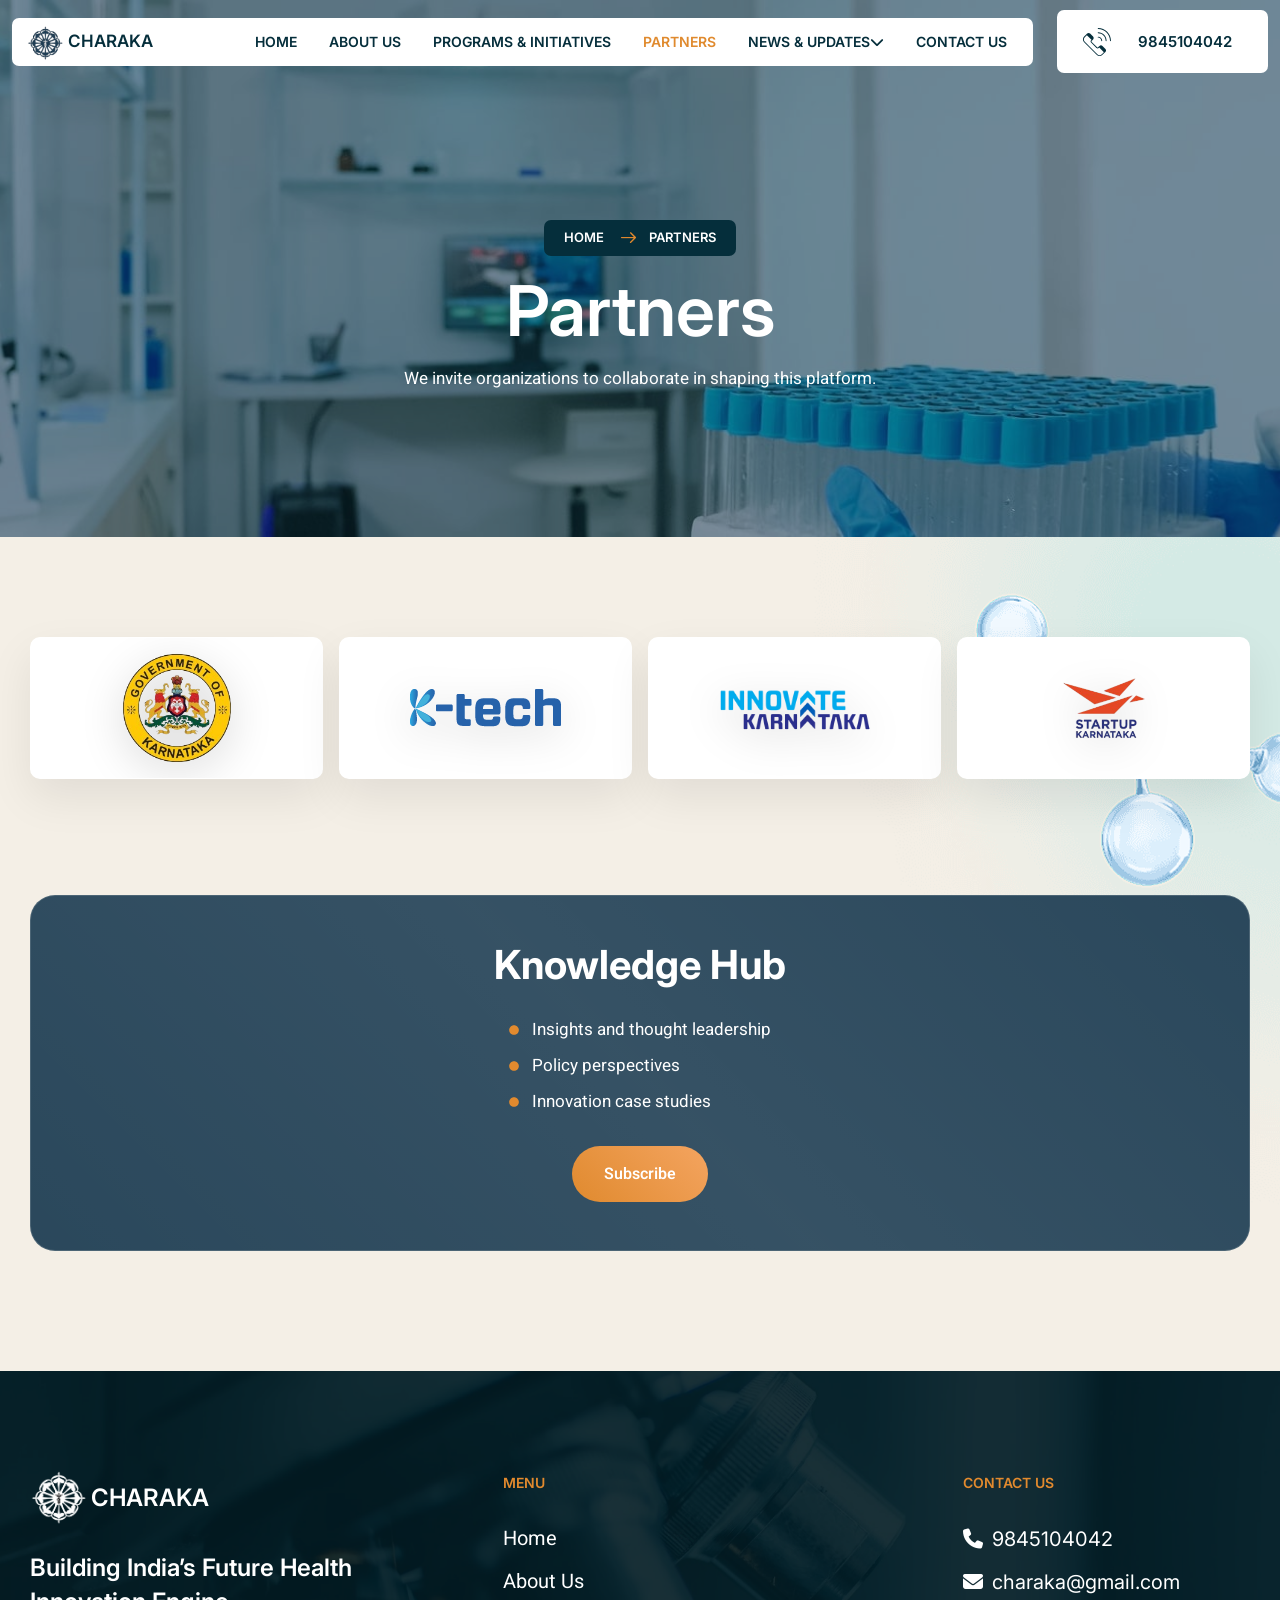
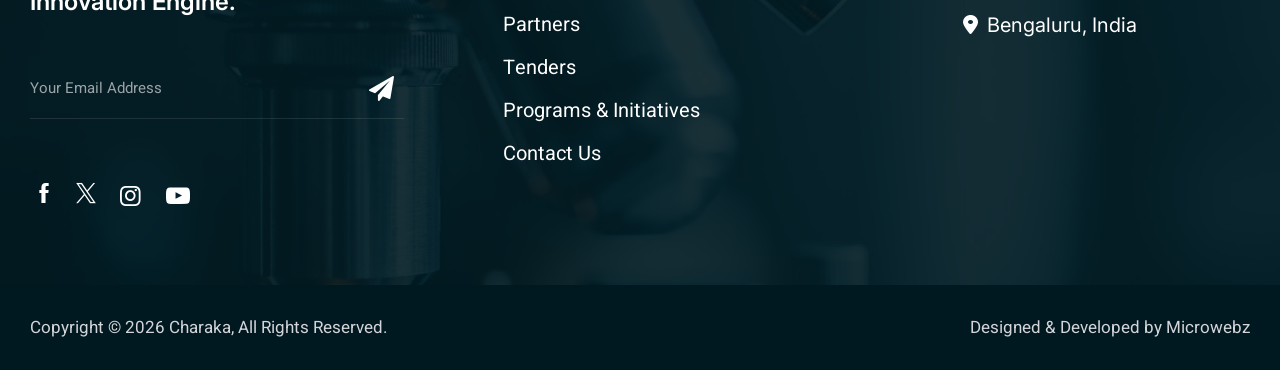
<file: partners.html>
<!doctype html>
<html class="no-js" lang="en">

<head>
    <meta charset="utf-8">
    <meta http-equiv="x-ua-compatible" content="ie=edge">
    <title>CHARAKA</title>
    <meta name="robots" content="noindex, follow">
    <meta name="description" content="">
    <meta name="viewport" content="width=device-width, initial-scale=1, shrink-to-fit=no">
    <!-- Favicon -->
    <link rel="shortcut icon" type="image/x-icon" href="images/fevicon.png">
    <!-- CSS
			============================================ -->
    <!-- Bootstrap CSS -->
    <link rel="stylesheet" href="css/bootstrap.min.css">
    <!-- Fontawesome -->
    <link rel="stylesheet" href="css/fontawesome.css">
    <!-- Pbmit labozen Icon -->
    <link rel="stylesheet" href="fonts/pbmit-labozen-icon/pbmit_labozen.css">
    <!-- Base Icons -->
    <link rel="stylesheet" href="css/pbminfotech-base-icons.css">
    <!-- Themify Icons -->
    <link rel="stylesheet" href="css/themify-icons.css">
    <!-- Slick -->
    <link rel="stylesheet" href="css/swiper.min.css">
    <!-- Magnific -->
    <link rel="stylesheet" href="css/magnific-popup.css">
    <!-- AOS -->
    <link rel="stylesheet" href="css/aos.css">
    <!-- Shortcode CSS -->
    <link rel="stylesheet" href="css/shortcode.css">
    <!-- Base CSS -->
    <link rel="stylesheet" href="css/base.css">
    <!-- Style CSS -->
    <link rel="stylesheet" href="css/style.css">
    <!-- Responsive CSS -->
    <link rel="stylesheet" href="css/responsive.css">
    <!-- Google Fonts -->
    <link href="https://fonts.googleapis.com/css2?family=Heebo:wght@100;200;300;400;500;600;700;800;900&display=swap"
        rel="stylesheet">
    <link href="https://fonts.googleapis.com/css2?family=Inter:wght@100;200;300;400;500;600;700;800;900&display=swap"
        rel="stylesheet">
	<link href="https://cdnjs.cloudflare.com/ajax/libs/font-awesome/6.5.0/css/all.min.css" rel="stylesheet">
    <style>
        .pbmit-slider-one .pbmit-slider-title {
            font-size: 90px !important;
            line-height: 100px !important;
            letter-spacing: -5px;
            margin-bottom: 35px;
            color: var(--pbmit-white-color);
        }

        .slider-bg-cover {
            background: url("../CHARAKA_Website/images/website/website/slider-bg-cover.png") center center / cover no-repeat !important;
            position: absolute !important;
            display: block !important;
            width: 820px !important;
            height: 100% !important;
            top: 0 !important;
            left: 0 !important;
        }

        .tween-effect-style-1-wrap {
            display: flex;
            justify-content: center;
            align-items: center;
            width: 100%;
            text-align: center;
        }

        .charaka-brand {
            display: inline-flex;
            justify-content: center;
            align-items: center;
            gap: 12px;
            text-align: center;
        }

        .charaka-logo {
            height: 55px;
            width: auto;
            object-fit: contain;
            display: block;
        }

        .charaka-text {
            font-size: 46px;
            font-weight: 700;
            line-height: 1;
            color: #fff;
            /* change to white if background is dark */
            display: flex;
            align-items: center;
        }

        /* Main card */
        .get-involved-box {
            overflow: hidden;
            padding: 40px 30px;
        }

        /* Layout wrapper */
        .review-highlight-wrap {
            display: flex;
            align-items: center;
            justify-content: space-between;
            gap: 30px;
            position: relative;
            z-index: 2;
        }

        /* Text section */
        .review-highlight {
            flex: 1;
            z-index: 2;
        }

        .review-highlight .pbmit-title {
            font-size: 42px !important;
            line-height: 1.2;
            margin-bottom: 20px;
            color: #29d9e5;
            /* optional */
        }

        .review-highlight .pbmit-desc {
            font-size: 18px;
            line-height: 1.8;
            color: #fff;
            margin-top: 20px;
            margin-bottom: 0;
        }

        /* Image section */
        .testimonial-img-01 {
            flex: 0 0 220px;
            text-align: right;
            z-index: 1;
        }

        .testimonial-img-01 img {
            max-width: 100%;
            height: auto;
            display: block;
        }

        /* Button spacing */
        .pbmit-ihbox-btn .pbmit-btn {
            display: inline-block;
            margin-top: 10px;
        }

        /* ---------------- MOBILE FIX ---------------- */
        @media (max-width: 991px) {
            .review-highlight-wrap {
                flex-direction: column;
                text-align: center;
            }

            .testimonial-img-01 {
                flex: unset;
                text-align: center;
                margin-top: 20px;
            }

            .testimonial-img-01 img {
                max-width: 220px;
                margin: 0 auto;
            }

            .review-highlight .pbmit-title {
                font-size: 34px;
            }

            .review-highlight .pbmit-desc {
                font-size: 16px;
                line-height: 1.7;
            }
        }

        @media (max-width: 767px) {
            .get-involved-box {
                padding: 30px 20px;
            }

            .review-highlight .pbmit-title {
                font-size: 28px;
                line-height: 1.2;
            }

            .review-highlight .pbmit-desc {
                font-size: 15px;
                line-height: 1.6;
            }

            .testimonial-img-01 img {
                max-width: 180px;
            }

            .pbmit-ihbox-btn .pbmit-btn {
                width: 100%;
                text-align: center;
            }
        }

        @media (max-width: 480px) {
            .review-highlight .pbmit-title {
                font-size: 24px;
            }

            .review-highlight .pbmit-desc {
                font-size: 14px;
                line-height: 1.6;
            }

            .testimonial-img-01 img {
                max-width: 150px;
            }
        }

        @media (max-width: 767px) {
            .talent-contact-right .right-column {
                margin-top: 30px;
                height: 612px;

            }
        }

        @media (max-width: 320px) {
            .talent-contact-right .review-highlight .pbmit-desc {
                color: #fff !important;
            }
        }

        .pbmit-btn {
            color: #fff !important;
            background-color: #e08a2e !important;
        }

        /* Partners Section Styles */
        .partners-section {
            padding: 20px 0;
            /* background: linear-gradient(135deg, #667eea 0%, #764ba2 100%); */
            position: relative;
            overflow: hidden;
        }

        .partners-section::before {
            content: '';
            position: absolute;
            top: 0;
            left: 0;
            right: 0;
            bottom: 0;
            background: url('data:image/svg+xml,<svg xmlns="http://www.w3.org/2000/svg" viewBox="0 0 100 100"><defs><pattern id="grain" width="100" height="100" patternUnits="userSpaceOnUse"><circle cx="25" cy="25" r="1" fill="white" opacity="0.05"/><circle cx="75" cy="75" r="1" fill="white" opacity="0.05"/><circle cx="50" cy="10" r="1" fill="white" opacity="0.03"/><circle cx="10" cy="50" r="1" fill="white" opacity="0.03"/><circle cx="90" cy="30" r="1" fill="white" opacity="0.04"/></pattern></defs><rect width="100" height="100" fill="url(%23grain)"/></svg>');
            pointer-events: none;
        }

        .partners-header {
            position: relative;
            z-index: 2;
        }

        .partners-title {
            font-size: 3.5rem;
            font-weight: 800;
            color: #fff;
            margin-bottom: 1rem;
            text-shadow: 2px 2px 4px rgba(0, 0, 0, 0.3);
            letter-spacing: -1px;
        }

        .partners-subtitle {
            font-size: 1.25rem;
            color: rgba(255, 255, 255, 0.9);
            max-width: 600px;
            margin: 0 auto;
            font-weight: 300;
        }

        .partners-grid {
            display: grid;
            grid-template-columns: repeat(auto-fit, minmax(280px, 1fr));
            gap: 1rem;
            margin-top: 3rem;
            position: relative;
            z-index: 2;
        }

        .partner-card {
            position: relative;
            height: 350px;
            perspective: 1000px;
            margin-bottom: 0;
        }

        .partner-inner {
            position: relative;
            width: 100%;
            height: 100%;
            background: #052e3b;
            backdrop-filter: blur(10px);
            border-radius: 10px;
            border: 1px solid rgba(255, 255, 255, 0.2);
            padding: 15px 10px;
            display: flex;
            flex-direction: column;
            align-items: center;
            justify-content: center;
            text-align: center;
            transition: all 0.5s cubic-bezier(0.4, 0, 0.2, 1);
            transform-style: preserve-3d;
            overflow: hidden;
        }

        .card {
            border-radius: 10px;
            background-color: white;
        }

        .top-partner-cards {
            display: grid;
            grid-template-columns: repeat(4, minmax(0, 1fr));
            gap: 1rem;
            margin-bottom: 2rem;
        }

        .top-partner-card {
            background: white;
            border: 1px solid rgba(255, 255, 255, 0.16);
            box-shadow: 0 18px 45px rgba(0, 0, 0, 0.08);
            transition: transform 0.35s ease, box-shadow 0.35s ease, border-color 0.35s ease;
            overflow: hidden;
            display: flex;
            align-items: center;
            justify-content: center;
        }

        @media (max-width: 992px) {
            .top-partner-cards {
                grid-template-columns: repeat(2, minmax(0, 1fr));
            }
            .top-partner-card{
                height: 150px;
            }
        }

        @media (max-width: 576px) {
            .top-partner-cards {
                grid-template-columns: 1fr;
            }
        }

        .top-partner-card:hover {
            transform: translateY(-8px);
            border-color: rgba(255, 255, 255, 0.28);
            box-shadow: 0 28px 60px rgba(0, 0, 0, 0.14);
        }

        .top-partner-card .card-body {
            display: flex;
            align-items: center;
            justify-content: center;
            padding: 10px 0px;
            background: linear-gradient(180deg, rgba(255, 255, 255, 0.06) 0%, rgba(255, 255, 255, 0.02) 100%);
        }

        .top-partner-card .partner-logo {
            max-width: 160px;
            max-height: 120px;
            object-fit: contain;
            filter: drop-shadow(0 10px 20px rgba(0, 0, 0, 0.16));
        }

        .top-partner-card .partner-logo:hover {
            transform: scale(1.05);
            transition: transform 0.35s ease;
        }

        .partner-inner:hover {
            transform: translateY(-10px) rotateX(5deg);
            background: #e39d51;
            box-shadow: 0 20px 40px rgba(0, 0, 0, 0.2);
        }

        .partner-bg-effect {
            position: absolute;
            top: 0;
            left: 0;
            right: 0;
            bottom: 0;
            background: linear-gradient(45deg, transparent, rgba(255, 255, 255, 0.1), transparent);
            transform: translateX(-100%);
            transition: transform 0.6s;
        }

        .partner-inner:hover .partner-bg-effect {
            transform: translateX(100%);
        }

        .partner-logo-wrapper {
            width: 100px;
            height: 100px;
            border-radius: 50%;
            background: #dceffc;
            display: flex;
            align-items: center;
            justify-content: center;
            margin-bottom: 1.5rem;
            position: relative;
            overflow: hidden;
            transition: all 0.3s ease;
        }

        .partner-inner:hover .partner-logo-wrapper {
            transform: scale(1.1);
            background: rgba(255, 255, 255, 0.3);
        }

        .partner-logo {
            max-width: 80%;
            max-height: 80%;
            object-fit: contain;
            filter: drop-shadow(2px 2px 4px rgba(0, 0, 0, 0.3));
        }

        .partner-placeholder {
            font-size: 3rem;
            color: rgba(255, 255, 255, 0.8);
        }

        .partner-info {
            flex: 1;
            display: flex;
            flex-direction: column;
            justify-content: center;
        }

        .partner-name {
            font-size: 1.25rem;
            font-weight: 600;
            color: #fff;
            margin-bottom: 0.5rem;
            transition: all 0.3s ease;
        }

        .partner-inner:hover .partner-name {
            transform: translateY(-2px);
            text-shadow: 2px 2px 4px rgba(0, 0, 0, 0.3);
        }

        .partner-description {
            font-size: 0.95rem;
            color: rgba(255, 255, 255, 0.8);
            margin: 0;
            font-weight: 300;
        }

        .partner-hover-effects {
            position: absolute;
            top: 50%;
            left: 50%;
            transform: translate(-50%, -50%);
            pointer-events: none;
        }

        .effect-circle {
            position: absolute;
            border-radius: 50%;
            background: rgba(255, 255, 255, 0.1);
            transform: scale(0);
            transition: transform 0.5s ease;
        }

        .effect-1 {
            width: 200px;
            height: 200px;
            top: -100px;
            left: -100px;
        }

        .effect-2 {
            width: 150px;
            height: 150px;
            top: -75px;
            left: -75px;
            transition-delay: 0.1s;
        }

        .effect-3 {
            width: 100px;
            height: 100px;
            top: -50px;
            left: -50px;
            transition-delay: 0.2s;
        }

        .partner-inner:hover .effect-circle {
            transform: scale(1);
        }

        .partners-cta {
            margin-top: 4rem;
            position: relative;
            z-index: 2;
        }

        .cta-inner {
            background: #1f3e53;
            backdrop-filter: blur(10px);
            border-radius: 25px;
            padding: 3rem;
            text-align: center;
            border: 1px solid rgba(255, 255, 255, 0.2);
            position: relative;
            overflow: hidden;
        }

        .cta-inner::before {
            content: '';
            position: absolute;
            top: -50%;
            left: -50%;
            width: 200%;
            height: 200%;
            background: linear-gradient(45deg, transparent, rgba(255, 255, 255, 0.1), transparent);
            animation: shimmer 3s infinite;
        }

        @keyframes shimmer {
            0% {
                transform: rotate(0deg);
            }

            100% {
                transform: rotate(360deg);
            }
        }

        .cta-title {
            font-size: 2.5rem;
            font-weight: 700;
            color: #fff;
            margin-bottom: 1rem;
            position: relative;
            z-index: 1;
        }

        .cta-description {
            font-size: 1.1rem;
            color: rgba(255, 255, 255, 0.9);
            margin-bottom: 2rem;
            position: relative;
            z-index: 1;
        }

        .cta-button {
            display: inline-flex;
            align-items: center;
            gap: 0.5rem;
            background: linear-gradient(45deg, #e08a2e, #f4a460);
            color: #fff;
            padding: 1rem 2rem;
            border-radius: 50px;
            text-decoration: none;
            font-weight: 600;
            font-size: 1rem;
            transition: all 0.3s ease;
            position: relative;
            z-index: 1;
            overflow: hidden;
        }

        .cta-button::before {
            content: '';
            position: absolute;
            top: 0;
            left: -100%;
            width: 100%;
            height: 100%;
            background: linear-gradient(90deg, transparent, rgba(255, 255, 255, 0.3), transparent);
            transition: left 0.5s ease;
        }

        .cta-button:hover {
            transform: translateY(-3px);
            box-shadow: 0 10px 25px rgba(224, 138, 46, 0.4);
        }

        .cta-button:hover::before {
            left: 100%;
        }

        .cta-button i {
            transition: transform 0.3s ease;
        }

        .cta-button:hover i {
            transform: translateX(5px);
        }

        /* Responsive Design */
        @media (max-width: 768px) {
            .partners-title {
                font-size: 2.5rem;
            }

            .partners-grid {
                grid-template-columns: 1fr;
                gap: 0;
            }

            .cta-title {
                font-size: 2rem;
            }

            .cta-inner {
                padding: 2rem;
            }
        }

        @media (max-width: 480px) {
            .partners-section {
                padding: 10px 0;
            }

            .partners-title {
                font-size: 2rem;
            }

            .partner-card {
                height: 300px;
            }

            .partner-logo-wrapper {
                width: 75px;
                height: 75px;
            }
        }

        /* =========================
           SPRING ROUND LOADER
        ========================== */
        .spring-loader-overlay {
            position: fixed;
            inset: 0;
            background: rgba(255, 255, 255, 0.45);
            backdrop-filter: blur(8px);
            -webkit-backdrop-filter: blur(8px);
            display: flex;
            justify-content: center;
            align-items: center;
            z-index: 99999;
            animation: fadeIn 0.25s ease-in-out;
        }

        .spring-round-loader-box {
            width: 220px;
            height: 220px;
            border-radius: 50%;
            background: rgba(255, 255, 255, 0.78);
            border: 1px solid rgba(255, 255, 255, 0.55);
            box-shadow:
                0 15px 40px rgba(255, 182, 193, 0.18),
                inset 0 1px 8px rgba(255, 255, 255, 0.6);
            display: flex;
            flex-direction: column;
            justify-content: center;
            align-items: center;
            animation: popIn 0.3s ease;
        }

        .loader-title {
            margin-top: 20px;
            font-size: 22px;
            font-weight: 700;
            color: #4b5563;
            margin-bottom: 5px;
            letter-spacing: 0.4px;
        }

        .loader-subtitle {
            font-size: 14px;
            color: #7b8a7b;
            margin-bottom: 0;
        }

        .spring-bloom-loader {
            display: flex;
            justify-content: center;
            align-items: center;
            gap: 12px;
        }

        .spring-bloom-loader span {
            width: 16px;
            height: 16px;
            border-radius: 50%;
            display: inline-block;
            animation: bloomBounce 0.9s infinite ease-in-out;
            box-shadow: 0 6px 16px rgba(255, 182, 193, 0.25);
        }

        .spring-bloom-loader span:nth-child(1) {
            background: linear-gradient(135deg, #f9a8d4, #fbcfe8);
            animation-delay: 0s;
        }

        .spring-bloom-loader span:nth-child(2) {
            background: linear-gradient(135deg, #86efac, #bbf7d0);
            animation-delay: 0.18s;
        }

        .spring-bloom-loader span:nth-child(3) {
            background: linear-gradient(135deg, #fcd34d, #fde68a);
            animation-delay: 0.36s;
        }

        @keyframes bloomBounce {
            0%, 80%, 100% {
                transform: scale(0.85) translateY(0);
                opacity: 0.75;
            }
            40% {
                transform: scale(1.15) translateY(-10px);
                opacity: 1;
            }
        }

        @keyframes fadeIn {
            from { opacity: 0; }
            to { opacity: 1; }
        }

        @keyframes popIn {
            from {
                transform: scale(0.92);
                opacity: 0;
            }
            to {
                transform: scale(1);
                opacity: 1;
            }
        }
        .list-group .pbmit-icon-list-icon svg {
    fill: #e28a2e;
    transition: fill 0.3s;
}
    </style>
</head>

<body>

    <!-- Page Loader -->
    <div id="loader" class="spring-loader-overlay">
        <div class="spring-round-loader-box">
            <div class="spring-bloom-loader">
                <span></span>
                <span></span>
                <span></span>
            </div>
            <h5 class="loader-title">CHARAKA</h5>
            <p class="loader-subtitle">Please wait...</p>
        </div>
    </div>

    <!-- page wrapper -->
    <div class="page-wrapper" id="page">

        <!-- Header Main Area -->
        <header class="site-header pbmit-header-style-1" id="masthead">
            <div class="pbmit-sticky-header pbmit-header-sticky-yes"></div>
            <div class="pbmit-header-overlay">
                <div class="pbmit-main-header-area pbmit-infostack-header">
                    <div class="container-fluid">
                        <div class="pbmit-header-content d-flex justify-content-between align-items-center gap-4">
                            <div class="pbmit-header-menu-area d-flex align-items-center justify-content-between">
                                <div class="pbmit-logo-area col-md-1 col-4">
                                    <div class="site-branding ">
                                        <h1 class="site-title ">
                                            <a href="index.html" class="d-flex flex-row align-items-center">
                                                <img class="pbmit-main-logo img-fluid"
                                                    src="images/website/website/charaka-logo.png" width="55%" alt="">
                                                <span>CHARAKA</span>
                                            </a>
                                        </h1>
                                    </div>
                                </div>
                                <div class="pbmit-menuarea">
                                    <div class="site-navigation">
                                        <nav class="main-navigation pbmit-navbar main-menu navbar-expand-xl navbar-light"
                                            id="site-navigation">
                                            <div class="pbmit-menu-wrap">
                                                 <ul class="navigation clearfix" id="pbmit-top-menu">

                                                    <li><a href="index.html">Home</a></li>
                                                    <li><a href="aboutus.html">About Us </a></li>

                                                    <li><a href="programs.html">Programs & Initiatives </a></li>
                                                    <li class="active"><a href="partners.html">Partners</a></li>
                                                    <li class="dropdown ">
                                                        <a href="#">News & Updates<i
                                                                class="fa fa-chevron-down fw-bold"></i></a>
                                                        <ul class="sub-menu">
                                                            <li><a href="comingsoon.html">News & Updates</a></li>

                                                            <li><a href="tenders.html">Tenders</a></li>
                                                        </ul>
                                                    </li>
                                                    <li><a href="contactus.html">Contact Us</a></li>
                                                </ul>
                                            </div>
                                        </nav>
                                    </div>
                                </div>
                            </div>
                            <div class="pbmit-right-box d-flex align-items-center">
                                <div class="header-contact-search pt-2 pb-2">
                                    <div class="pbmit-ihbox-style-6">
                                        <div class="pbmit-ihbox-box">
                                            <div class="pbmit-ihbox-icon">
                                                <div class="pbmit-ihbox-icon-wrapper pbmit-icon-type-icon">
                                                    <svg viewBox="0 0 64 64" xmlns="http://www.w3.org/2000/svg">
                                                        <path
                                                            d="m21.63 28.66 1.98-1.99.08-.08c.8-.83 1.23-1.93 1.23-3.08 0-1.2-.46-2.32-1.31-3.16l-6.37-6.37c-.84-.85-1.96-1.31-3.16-1.31-1.15 0-2.24.43-3.07 1.23-.03.02-.06.05-.09.08l-1.98 1.98-4.37 4.37c-1.66 1.65-2.57 3.85-2.57 6.19s.91 4.54 2.57 6.2l26.71 26.71c1.66 1.66 3.86 2.57 6.2 2.57s4.54-.91 6.19-2.57l4.37-4.37 1.98-1.98c.03-.03.06-.06.08-.09.8-.83 1.23-1.92 1.23-3.07 0-1.2-.46-2.32-1.31-3.16l-6.37-6.37c-.84-.85-1.96-1.31-3.16-1.31-1.15 0-2.25.43-3.08 1.23-.03.03-.05.05-.08.08l-1.99 1.98-.9.9c-.6.61-1.59.61-2.2 0l-11.51-11.51c-.61-.61-.61-1.6 0-2.2l.9-.9zm9.2 16.02c1.39 1.39 3.64 1.39 5.03 0l.9-.89 9.87 9.87-4.37 4.36c-1.28 1.28-2.98 1.98-4.78 1.98-1.81 0-3.51-.7-4.78-1.98l-26.72-26.72c-1.28-1.27-1.98-2.97-1.98-4.78 0-1.8.7-3.5 1.98-4.78l4.37-4.36 9.87 9.87-.9.89c-.7.7-1.04 1.61-1.04 2.52s.34 1.82 1.04 2.51z">
                                                        </path>
                                                        <path
                                                            d="m34.498 22.652c3.67 0 6.656 2.986 6.656 6.657 0 .552.448 1 1 1s1-.448 1-1c0-4.773-3.883-8.657-8.656-8.657-.552 0-1 .448-1 1s.448 1 1 1z">
                                                        </path>
                                                        <path
                                                            d="m34.498 13.348c8.8 0 15.96 7.16 15.96 15.96 0 .552.448 1 1 1s1-.448 1-1c0-9.903-8.057-17.96-17.96-17.96-.552 0-1 .448-1 1s.448 1 1 1z">
                                                        </path>
                                                        <path
                                                            d="m34.498 2c-.552 0-1 .448-1 1s.448 1 1 1c13.955 0 25.308 11.354 25.308 25.309 0 .552.448 1 1 1s1-.448 1-1c0-15.058-12.25-27.309-27.308-27.309z">
                                                        </path>
                                                    </svg>
                                                </div>
                                            </div>
                                            <div class="pbmit-ihbox-contents p-3">
                                                <h2 class="pbmit-element-title">
                                                    <a href="tel: 9845104042">
                                                        <span class="pbmit-button-text"> 9845104042</span>
                                                    </a>
                                                </h2>
                                            </div>
                                            <a class="pbmit-link" href="tel: 9845104042" title="Go to  9845104042"></a>
                                        </div>
                                    </div>
                                    <!-- <div class="pbmit-search-wrapper">
										<div class="pbmit-search-form-wrapper">
											<form>
												<div class="pbmit-search-wrap">
													<input type="search" class="search-field" placeholder="Search …"
														value="" name="s">
													<button type="submit" class="search-submit "
														title="Search"></button>
												</div>
											</form>
										</div>
										<div class="pbmit-header-search-btn">
											<a href="#" title="Search">
												<i class="pbmit-base-icon-search-1"></i>
											</a>
										</div>
									</div> -->
                                </div>
                                <!-- <div class="pbmit-button-box-second">
									<a href="contact-us.html" class="pbmit-btn">
										<span class="pbmit-button-content-wrapper">
											<span class="pbmit-button-text">Get in touch</span>
											<span class="pbmit-button-icon">
												<i class="pbmit-labozen-icon pbmit-labozen-icon-plus"></i>			
											</span>
										</span>
									</a>
								</div> -->
                                <div class="pbmit-burger-menu-wrapper">
                                    <div class="pbmit-mobile-menu-bg"></div>
                                    <button id="menu-toggle" title="Menu Toggle" class="nav-menu-toggle">
                                        <svg viewBox="0 0 64 64" xmlns="http://www.w3.org/2000/svg">
                                            <g data-name="04">
                                                <path d="m58 31h-52a1 1 0 0 0 0 2h52a1 1 0 0 0 0-2z"></path>
                                                <path d="m6 18h52a1 1 0 0 0 0-2h-52a1 1 0 0 0 0 2z"></path>
                                                <path d="m58 46h-52a1 1 0 0 0 0 2h52a1 1 0 0 0 0-2z"></path>
                                            </g>
                                        </svg>
                                    </button>
                                </div>
                            </div>
                        </div>
                    </div>
                </div>
            </div>
        </header>
        <!-- Header Main Area End Here -->
        <!-- Title Bar -->
        <div class="pbmit-title-bar-wrapper">
            <div class="container">
                <div class="pbmit-title-bar-content">
                    <div class="pbmit-title-bar-content-inner">
                        <div class="pbmit-breadcrumb">
                            <div class="pbmit-breadcrumb-inner">
                                <span><a title="" href="index.html" class="home"><span>Home</span></a></span>
                                <span class="sep"><i class="pbmit-base-icon-next-1"></i></span>
                                <span><span class="post-root post post-post current-item">Partners</span></span>
                            </div>
                        </div>
                        <div class="pbmit-tbar">
                            <div class="pbmit-tbar-inner">
                                <h1 class="pbmit-tbar-title">Partners</h1>
                                <p class="pbmit-tbar-desc">We invite organizations to collaborate in shaping this
                                    platform.</p>
                            </div>
                        </div>
                    </div>
                </div>
            </div>
        </div>
        <!-- page content -->
        <div class="page-content">

            <!-- Get In Touch Start -->
            <section class="section-xl talent-contact-sec">
                <div class="container">
                    <div class="top-partner-cards">
                        <div class="card top-partner-card" data-aos="fade-up" data-aos-delay="100">
                            <div class="card-body">
                                <img src="images/partners/itbtgok_logo-removebg-preview.png"
                                    alt="Department of IT & BT Govt of Karnataka" class="partner-logo">
                            </div>
                        </div>
                        <div class="card top-partner-card" data-aos="fade-up" data-aos-delay="100">
                            <div class="card-body">
                                <img src="images/partners/KITSlogo.png"
                                    alt="KITS" class="partner-logo">
                            </div>
                        </div>
                        <div class="card top-partner-card" data-aos="fade-up" data-aos-delay="100">
                            <div class="card-body">
                                <img src="images/partners/Innovate_Karnatakalogo.png"
                                    alt="Innovate Karnataka" class="partner-logo">
                            </div>
                        </div>
                        <div class="card top-partner-card" data-aos="fade-up" data-aos-delay="100">
                            <div class="card-body">
                                <img src="images/partners/StartupKarnatakalogo.png"
                                    alt="Startup Karnataka" class="partner-logo">
                            </div>
                        </div>
                    </div>



                    <div class="partners-section">


                      

                        <!-- Partnership CTA -->
                        <div class="partners-cta" data-aos="zoom-in" data-aos-delay="500">
                            <div class="cta-inner">
                                <h3 class="cta-title">Knowledge Hub</h3>
                                <p class="cta-description">
                                    <div class="d-flex row m-0 align-items-center justify-content-center">
                                        <div class="col-md-12 col-12 d-flex flex-column align-items-center justify-content-center">
                                                                            
                                
                                
                                <ul class="list-group">
																		<li class="list-group-item">
																			<span class="pbmit-icon-list-icon">
																				<svg aria-hidden="true"
																					class="e-font-icon-svg e-fas-circle"
																					viewBox="0 0 512 512"
																					xmlns="http://www.w3.org/2000/svg">
																					<path
																						d="M256 8C119 8 8 119 8 256s111 248 248 248 248-111 248-248S393 8 256 8z">
																					</path>
																				</svg>
																			</span>
																			<span
																				class="pbmit-icon-list-text text-white">Insights and thought leadership</span>
																		</li>
																		<li class="list-group-item">
																			<span class="pbmit-icon-list-icon">
																				<svg aria-hidden="true"
																					class="e-font-icon-svg e-fas-circle"
																					viewBox="0 0 512 512"
																					xmlns="http://www.w3.org/2000/svg">
																					<path
																						d="M256 8C119 8 8 119 8 256s111 248 248 248 248-111 248-248S393 8 256 8z">
																					</path>
																				</svg>
																			</span>
																			<span
																				class="pbmit-icon-list-text text-white">Policy perspectives</span>
																		</li>
																		<li class="list-group-item">
																			<span class="pbmit-icon-list-icon">
																				<svg aria-hidden="true"
																					class="e-font-icon-svg e-fas-circle"
																					viewBox="0 0 512 512"
																					xmlns="http://www.w3.org/2000/svg">
																					<path
																						d="M256 8C119 8 8 119 8 256s111 248 248 248 248-111 248-248S393 8 256 8z">
																					</path>
																				</svg>
																			</span>
																			<span
																				class="pbmit-icon-list-text text-white">Innovation case studies</span>
																		</li>
																		

																	</ul>
                                        </div>
                                    </div>

                                </p>
                                <a href="contactus.html" class="cta-button">
                                    <span>Subscribe</span>
                                    <!-- <i class="fas fa-arrow-right"></i> -->
                                </a>
                            </div>
                        </div>
                    </div>
                </div>
            </section>
            <!-- Get In Touch End -->

        </div>
        <!-- page content End -->

   <!-- footer -->
		<footer class="site-footer pbmit-footer-style-1">
			<div class="container">
				<div class="pbmit-footer-widget-area">
					<div class="row">
						<div class="pbmit-footer-widget-col-1 col-md-4 left-column">
							<div class="left-area animated animation fadeInUp">
								<h2 class="pbmit-subtitle d-flex flex-row align-items-center gap-1"><img
										src="images/website/website/charakafooterimage.png" class="charaka-logo"
										alt="Charaka Logo"> <span class="fs-4 text-white">CHARAKA</span> </h2>
								<h2 class="pbmit-title">Building India’s Future
									Health Innovation Engine.</h2>
								<form>
									<div class="pbmit-footer-newsletter">
										<div class="pbmit-news-wrap">
											<input type="email" name="EMAIL" placeholder="Your Email Address"
												class="form-control" required="">
											<button class="pbmit-form-btn">
												<i class="pbmit-base-icon-paper-plane"></i>
											</button>
										</div>
									</div>
								</form>
								<div class="social-links-wrap">
									<ul class="pbmit-social-links">
										<li class="pbmit-social-li pbmit-social-facebook">
											<a title="Facebook" class="fs-5" target="_blank">
												<span><i class="pbmit-base-icon-facebook-logo"></i></span>
											</a>
										</li>
										<li class="pbmit-social-li pbmit-social-twitter">
											<a title="Twitter" class="fs-5" target="_blank">
												<span><i class="pbmit-base-icon-twitter-2"></i></span>
											</a>
										</li>
										<li class="pbmit-social-li pbmit-social-instagram">
											<a title="Instagram" class="fs-4" target="_blank">
												<span><i class="pbmit-base-icon-instagram"></i></span>
											</a>
										</li>
										<li class="pbmit-social-li pbmit-social-youtube">
											<a title="Youtube" class="fs-4" target="_blank">
												<span><i class="pbmit-base-icon-youtube-play"></i></span>
											</a>
										</li>
									</ul>
								</div>
							</div>
						</div>
						<div class="pbmit-footer-widget-col-2 col-md-4 animated animation fadeInUp animation-delay-100">
							<aside class="widget">
								<h2 class="widget-title">Menu</h2>
								<ul class="menu">
									<li><a href="index.html">Home</a></li>
									<li><a href="aboutus.html">About Us</a></li>
									<li><a href="partners.html">Partners</a></li>
									<li><a href="tenders.html">Tenders</a></li>
									<li><a href="programs.html">Programs & Initiatives</a></li>
									<!-- <li><a href="">Partners</a></li> -->
									<li><a href="contactus.html">Contact Us</a></li>
								</ul>
							</aside>
						</div>
						<div
							class="pbmit-footer-widget-col-3 col-md-2 animated animation fadeInUp animation-delay-200 d-none d-lg-flex">
							<aside class="widget">

							</aside>
						</div>
						<div class="pbmit-footer-widget-col-4 col-md-4 animated animation fadeInUp animation-delay-300">
							<aside class="widget">
								<h2 class="widget-title">Contact Us</h2>
								<ul class="pbmit-list-items">
									<li class="pbmit-list-item">
										<span class="pbmit-list-item-inner">
											<a class="pbmit-list-item-link pbmit-list-item-title"
												href="tel:+9845104042">
												<i class="fas fa-phone me-1"></i> 9845104042
											</a>
										</span>
									</li>
									<li class="pbmit-list-item">
										<span class="pbmit-list-item-inner">
											<a class="pbmit-list-item-link pbmit-list-item-title"
												href="mailto:charaka@gmail.com">
												<i class="fas fa-envelope me-1"></i> charaka@gmail.com
											</a>
										</span>
									</li>
									<li class="pbmit-list-item">
										<span class="pbmit-list-item-inner">
											<span class="pbmit-list-item-title">
												<i class="fas fa-map-marker-alt me-1"></i> Bengaluru, India
											</span>
										</span>
									</li>
								</ul>
							</aside>
						</div>
					</div>
				</div>
				<!-- <div class="tween-effect-style-1-wrap">
					<div class="pbmit-ele-tween-effect pbmit-tween-image pbmit-tween-effect-style-1">
						<div class="pbmit-tween-effect charaka-brand" data-x-start="0" data-x-end="0" data-y-start="0"
							data-y-end="0" data-scale-x-start="0.8" data-scale-x-end="1" data-skew-x-start="0deg"
							data-skew-x-end="0deg" data-skew-y-start="0deg" data-skew-y-end="0deg"
							data-rotate-x-start="0" data-rotate-x-end="0">

							<img src="images/website/website/charakalogo.png" class="charaka-logo" alt="Charaka Logo">
							<span class="charaka-text">CHARAKA</span>
						</div>
					</div>
				</div> -->
			</div>
			<div class="pbmit-footer-text-area">
				<div class="container">
					<div class="pbmit-footer-text-inner">
						<div class="row">
							<div class="col-md-6">
								<span>Copyright © 2026 Charaka, All Rights Reserved.</span>
							</div>
							<div class="col-md-6 text-md-end text-center">
								<span>Designed & Developed by Microwebz </span>
							</div>
						</div>
					</div>
				</div>
			</div>
		</footer>
    </div>
    <!-- page wrapper End -->

    <!-- Search Box Start Here -->
    <div class="pbmit-header-search-form">
        <div class="pbmit-search-overlay"></div>
        <div class="pbmit-header-search-form-wrapper">
            <div class="pbmit-search-close">
                <svg class="qodef-svg--close qodef-m" xmlns="http://www.w3.org/2000/svg" width="28.163" height="28.163"
                    viewBox="0 0 26.163 26.163">
                    <rect width="36" height="1" transform="translate(0.707) rotate(45)"></rect>
                    <rect width="36" height="1" transform="translate(0 25.456) rotate(-45)"></rect>
                </svg>
            </div>
            <form role="search" method="get" class="search-form" action="index.html">
                <input type="search" id="search-form-686df462a6c62" class="search-field" placeholder="Search …" value=""
                    name="s">
                <button type="submit" class="search-submit " title="Search"></button>
                <div class="pbmit-search-line"></div>
            </form>
        </div>
    </div>
    <!-- Search Box End Here -->

    <!-- Scroll To Top -->
    <div class="pbmit-backtotop">
        <div class="pbmit-arrow">
            <i class="pbmit-base-icon-up-open-big"></i>
        </div>
        <div class="pbmit-hover-arrow">
            <i class="pbmit-base-icon-up-open-big"></i>
        </div>
    </div>
    <!-- Scroll To Top End -->

    <!-- JS
		============================================ -->
    <!-- jQuery JS -->
    <script src="js/jquery.min.js"></script>
    <!-- Popper JS -->
    <script src="js/popper.min.js"></script>
    <!-- Bootstrap JS -->
    <script src="js/bootstrap.min.js"></script>
    <!-- jquery Waypoints JS -->
    <script src="js/jquery.waypoints.min.js"></script>
    <!-- jquery Appear JS -->
    <script src="js/jquery.appear.js"></script>
    <!-- Numinate JS -->
    <script src="js/numinate.min.js"></script>
    <!-- Slick JS -->
    <script src="js/swiper.min.js"></script>
    <!-- Magnific JS -->
    <script src="js/jquery.magnific-popup.min.js"></script>
    <!-- Circle Progress JS -->
    <script src="js/circle-progress.js"></script>
    <!-- countdown JS -->
    <script src="js/jquery.countdown.min.js"></script>
    <!-- AOS -->
    <script src="js/aos.js"></script>
    <!-- GSAP -->
    <script src='js/gsap.js'></script>
    <!-- Scroll Trigger -->
    <script src='js/ScrollTrigger.js'></script>
    <!-- Split Text -->
    <script src='js/SplitText.js'></script>
    <!-- Theia Sticky Sidebar JS -->
    <script src='js/theia-sticky-sidebar.js'></script>
    <!-- GSAP Animation -->
    <script src='js/gsap-animation.js'></script>
    <!-- Form Validator -->
    <script src="js/jquery-validate/jquery.validate.min.js"></script>
    <!-- Scripts JS -->
    <script src="js/scripts.js"></script>
    <script>
        window.addEventListener('load', function() {
            var loader = document.getElementById('loader');
            if (loader) {
                loader.style.display = 'none';
            }
        });
    </script>

</body>

</html>
</file>
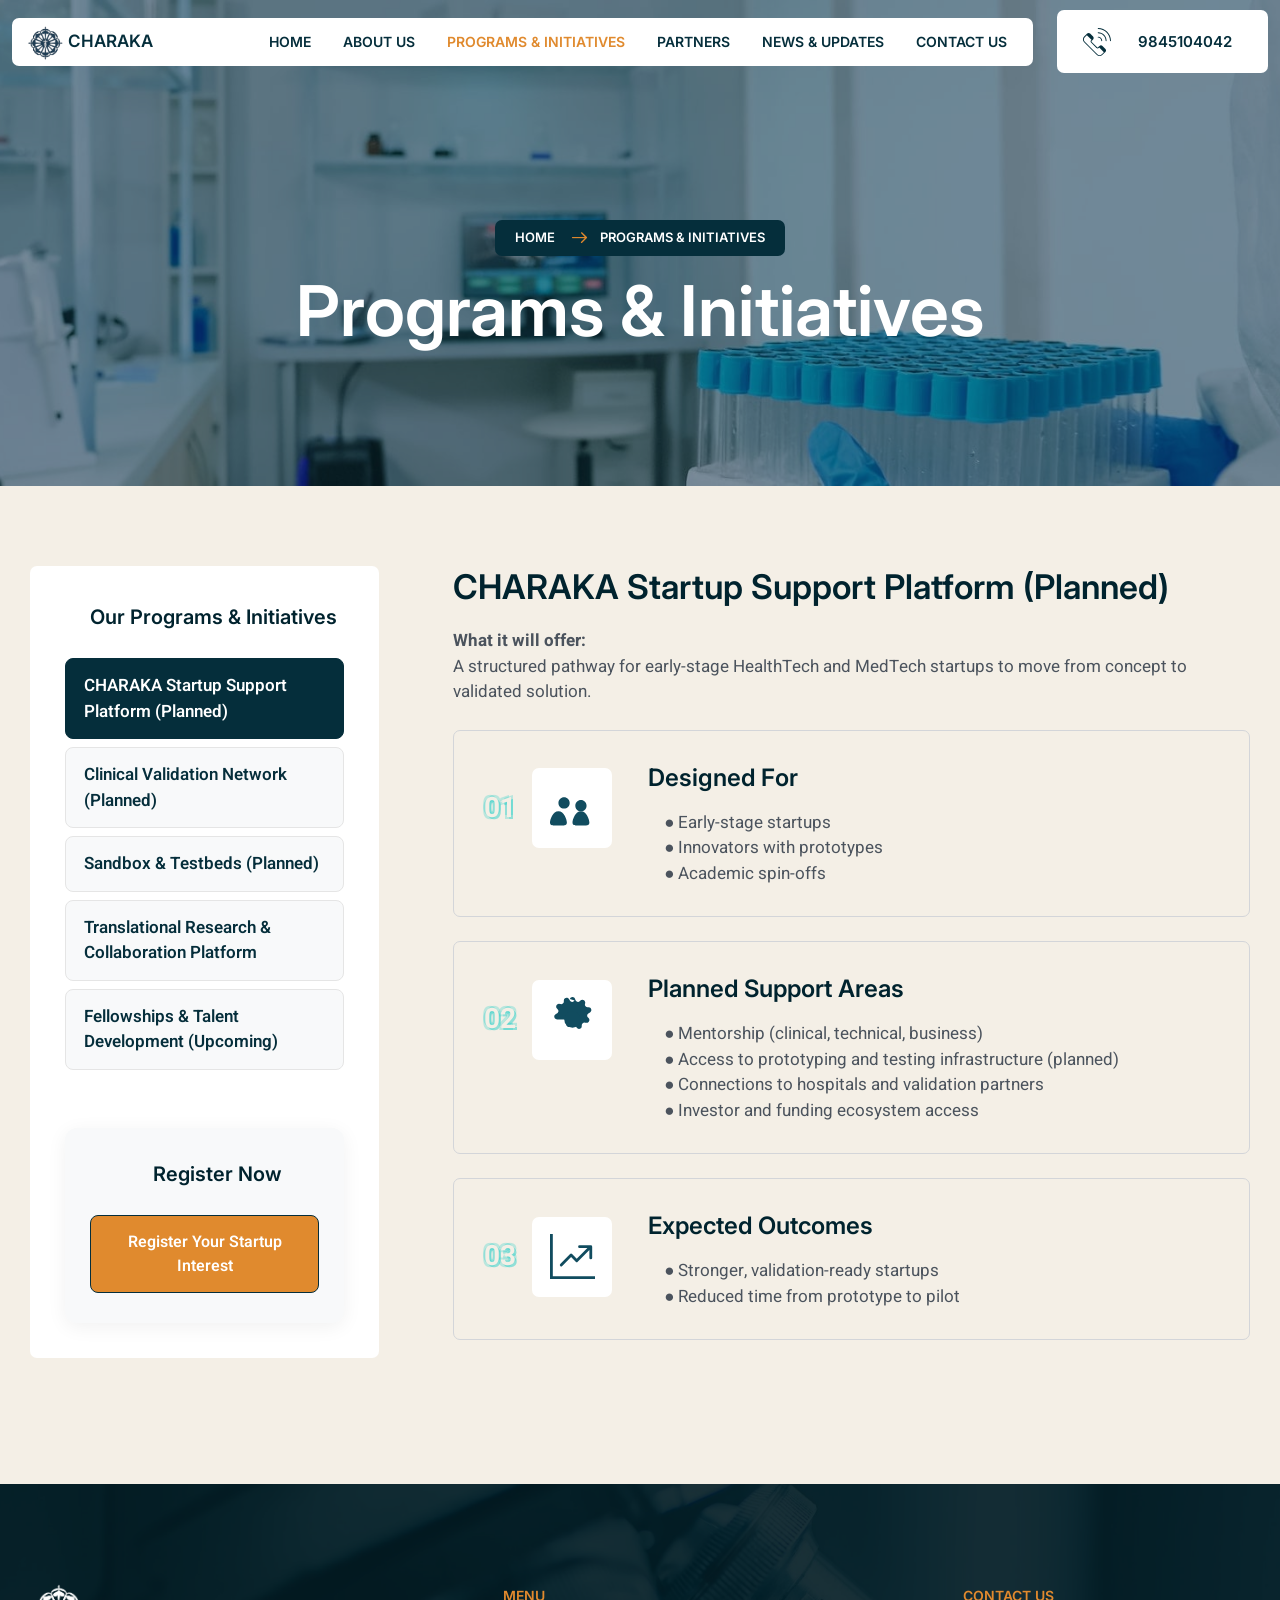
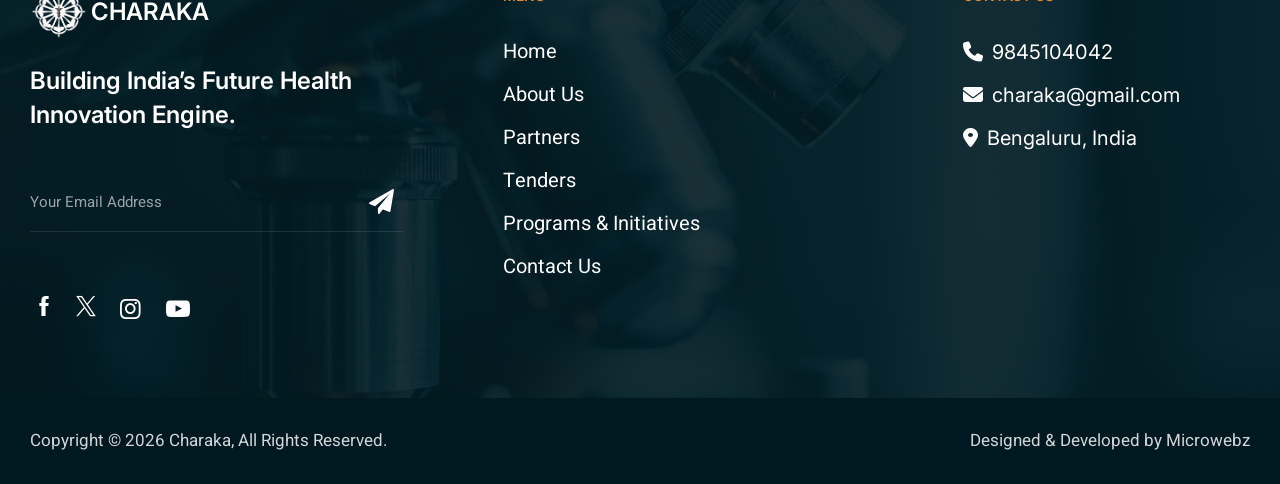
<file: programs.html>
<!doctype html>
<html class="no-js" lang="en">

<head>
	<meta charset="utf-8">
	<meta http-equiv="x-ua-compatible" content="ie=edge">
	<title>CHARAKA</title>
	<meta name="robots" content="noindex, follow">
	<meta name="description" content="">
	<meta name="viewport" content="width=device-width, initial-scale=1, shrink-to-fit=no">
	<!-- Favicon -->
	<link rel="shortcut icon" type="image/x-icon" href="images/fevicon.png">
	<!-- CSS
			============================================ -->
	<!-- Bootstrap CSS -->
	<link rel="stylesheet" href="css/bootstrap.min.css">
	<!-- Fontawesome -->
	<link rel="stylesheet" href="css/fontawesome.css">
	<!-- Pbmit labozen Icon -->
	<link rel="stylesheet" href="fonts/pbmit-labozen-icon/pbmit_labozen.css">
	<!-- Base Icons -->
	<link rel="stylesheet" href="css/pbminfotech-base-icons.css">
	<!-- Themify Icons -->
	<link rel="stylesheet" href="css/themify-icons.css">
	<!-- Slick -->
	<link rel="stylesheet" href="css/swiper.min.css">
	<!-- Magnific -->
	<link rel="stylesheet" href="css/magnific-popup.css">
	<!-- AOS -->
	<link rel="stylesheet" href="css/aos.css">
	<!-- Shortcode CSS -->
	<link rel="stylesheet" href="css/shortcode.css">
	<!-- Base CSS -->
	<link rel="stylesheet" href="css/base.css">
	<!-- Style CSS -->
	<link rel="stylesheet" href="css/style.css">
	<!-- Responsive CSS -->
	<link rel="stylesheet" href="css/responsive.css">
	<!-- Google Fonts -->
	<link href="https://fonts.googleapis.com/css2?family=Heebo:wght@100;200;300;400;500;600;700;800;900&display=swap"
		rel="stylesheet">
	<link href="https://fonts.googleapis.com/css2?family=Inter:wght@100;200;300;400;500;600;700;800;900&display=swap"
		rel="stylesheet">
	<link href="https://cdnjs.cloudflare.com/ajax/libs/font-awesome/6.5.0/css/all.min.css" rel="stylesheet">
	<style>
		.pbmit-slider-one .pbmit-slider-title {
			font-size: 90px !important;
			line-height: 100px !important;
			letter-spacing: -5px;
			margin-bottom: 35px;
			color: var(--pbmit-white-color);
		}
		.sidebar .widget .widget-title{
		    font-size: 20px;
		}
.startup-interest-btn:hover {
    color: #fff;
    border: 1px solid #052e3b;
    background: #e08a2e !important;
}
		.slider-bg-cover {
			background: url("../CHARAKA_Website/images/website/website/slider-bg-cover.png") center center / cover no-repeat !important;
			position: absolute !important;
			display: block !important;
			width: 820px !important;
			height: 100% !important;
			top: 0 !important;
			left: 0 !important;
		}

		.tween-effect-style-1-wrap {
			display: flex;
			justify-content: center;
			align-items: center;
			width: 100%;
			text-align: center;
		}

		.charaka-brand {
			display: inline-flex;
			justify-content: center;
			align-items: center;
			gap: 12px;
			text-align: center;
		}

		.charaka-logo {
			height: 55px;
			width: auto;
			object-fit: contain;
			display: block;
		}

		.sidebar .widget .widget-title::after {
			font-family: "pbminfotech-base-icons";
			content: "" !important;
			position: absolute;
			top: 50%;
			left: 0;
			font-size: 12px;
			line-height: 12px;
			font-weight: normal;
			color: var(--pbmit-global-color);
			-webkit-transform: translateX(50%) translateY(-50%);
			transform: translateX(50%) translateY(-50%);
		}

		.charaka-text {
			font-size: 46px;
			font-weight: 700;
			line-height: 1;
			color: #fff;
			/* change to white if background is dark */
			display: flex;
			align-items: center;
		}

		.service-tab-buttons .nav-link {
			background: #f8f9fa;
			color: #052e3b;
			font-weight: 600;
			border-radius: 8px;
			padding: 14px 18px;
			text-align: left;
			border: 1px solid #e5e5e5;
			transition: all 0.3s ease;
		}

		.service-tab-buttons .nav-link:hover {
			background: #052e3b;
			color: #fff;
			border-color: #052e3b;
		}

		.service-tab-buttons .nav-link.active {
			background: #052e3b !important;
			color: #fff !important;
			border-color: #052e3b !important;
		}

		.startup-cta-widget {
			padding: 30px 25px;
			background: #f8f9fa;
			border-radius: 12px;
			box-shadow: 0 4px 20px rgba(0, 0, 0, 0.06);
			margin-top: 30px;
		}

		.startup-interest-btn {
			display: inline-block;
			width: 100%;
			background-color: #E08A2E;
			color: #fff !important;
			padding: 14px 20px;
			border-radius: 8px;
			text-decoration: none;
			font-weight: 600;
			font-size: 16px;
			transition: all 0.3s ease;
			border: 1px solid #052e3b;
			text-align: center;
		}

		.startup-interest-btn:hover {
			background-color: #ffffff;
			color: #fff !important;
			border: 1px solid #052e3b;
		}

		@media (max-width: 480px) {
			.sidebar .widget .widget-title {
				margin-bottom: 25px;
				position: relative;
				padding-left: 0px !important;
				font-size: 21px !important;
				line-height: 32px;
				font-weight: 700;
				letter-spacing: 0px;
				text-transform: capitalize;
				font-style: normal;
				color: var(--pbmit-heading-color);
			}

			.service-sidebar {
				padding: 20px;
				border-radius: 7px;
				background-color: var(--pbmit-white-color);
			}

			.pbmit-entry-content .pbmit-custom-heading .pbmit-title {
				font-size: 25px;
				line-height: 34px;
			}
		}

		@media (max-width: 1200px) {

			.pbmit-header-style-1 .pbmit-main-header-area>.container-fluid,
			.pbmit-header-style-1 .pbmit-sticky-header>.container-fluid {
				padding: 10px 30px 15px
					/* width: 90%; */
			}

			.logowidth {
				width: 100%;
			}
		}



		.logowidth {
			width: 65%;
		}

		/* =========================
           SPRING ROUND LOADER
        ========================== */
		.spring-loader-overlay {
			position: fixed;
			inset: 0;
			background: rgba(255, 255, 255, 0.45);
			backdrop-filter: blur(8px);
			-webkit-backdrop-filter: blur(8px);
			display: flex;
			justify-content: center;
			align-items: center;
			z-index: 99999;
			animation: fadeIn 0.25s ease-in-out;
		}

		.spring-round-loader-box {
			width: 220px;
			height: 220px;
			border-radius: 50%;
			background: rgba(255, 255, 255, 0.78);
			border: 1px solid rgba(255, 255, 255, 0.55);
			box-shadow:
				0 15px 40px rgba(255, 182, 193, 0.18),
				inset 0 1px 8px rgba(255, 255, 255, 0.6);
			display: flex;
			flex-direction: column;
			justify-content: center;
			align-items: center;
			animation: popIn 0.3s ease;
		}

		.loader-title {
			margin-top: 20px;
			font-size: 22px;
			font-weight: 700;
			color: #4b5563;
			margin-bottom: 5px;
			letter-spacing: 0.4px;
		}

		.loader-subtitle {
			font-size: 14px;
			color: #7b8a7b;
			margin-bottom: 0;
		}

		.spring-bloom-loader {
			display: flex;
			justify-content: center;
			align-items: center;
			gap: 12px;
		}

		.spring-bloom-loader span {
			width: 16px;
			height: 16px;
			border-radius: 50%;
			display: inline-block;
			animation: bloomBounce 0.9s infinite ease-in-out;
			box-shadow: 0 6px 16px rgba(255, 182, 193, 0.25);
		}

		.spring-bloom-loader span:nth-child(1) {
			background: linear-gradient(135deg, #f9a8d4, #fbcfe8);
			animation-delay: 0s;
		}

		.spring-bloom-loader span:nth-child(2) {
			background: linear-gradient(135deg, #86efac, #bbf7d0);
			animation-delay: 0.18s;
		}

		.spring-bloom-loader span:nth-child(3) {
			background: linear-gradient(135deg, #fcd34d, #fde68a);
			animation-delay: 0.36s;
		}

		@keyframes bloomBounce {

			0%,
			80%,
			100% {
				transform: scale(0.85) translateY(0);
				opacity: 0.75;
			}

			40% {
				transform: scale(1.15) translateY(-10px);
				opacity: 1;
			}
		}

		@keyframes fadeIn {
			from {
				opacity: 0;
			}

			to {
				opacity: 1;
			}
		}

		@keyframes popIn {
			from {
				transform: scale(0.92);
				opacity: 0;
			}

			to {
				transform: scale(1);
				opacity: 1;
			}
		}
	</style>
</head>

<body>

	<!-- Page Loader -->
	<div id="loader" class="spring-loader-overlay">
		<div class="spring-round-loader-box">
			<div class="spring-bloom-loader">
				<span></span>
				<span></span>
				<span></span>
			</div>
			<h5 class="loader-title">CHARAKA</h5>
			<p class="loader-subtitle">Please wait...</p>
		</div>
	</div>

	<!-- page wrapper -->
	<div class="page-wrapper" id="page">

		<!-- Header Main Area -->
		<header class="site-header pbmit-header-style-1" id="masthead">
			<div class="pbmit-sticky-header pbmit-header-sticky-yes"></div>
			<div class="pbmit-header-overlay">
				<div class="pbmit-main-header-area pbmit-infostack-header">
					<div class="container-fluid">
						<div class="pbmit-header-content d-flex justify-content-between align-items-center gap-4">
							<div class="pbmit-header-menu-area d-flex align-items-center justify-content-between">
								<div class="pbmit-logo-area col-md-1 col-4">
									<div class="site-branding ">
										<h1 class="site-title ">
											<a href="index.html" class="d-flex flex-row align-items-center">
												<img class="pbmit-main-logo img-fluid"
													src="images/website/website/charaka-logo.png" width="55%" alt="">
												<span>CHARAKA</span>
											</a>
										</h1>
									</div>
								</div>
								<div class="pbmit-menuarea">
									<div class="site-navigation">
										<nav class="main-navigation pbmit-navbar main-menu navbar-expand-xl navbar-light"
											id="site-navigation">
											<div class="pbmit-menu-wrap">
												<ul class="navigation clearfix" id="pbmit-top-menu">

													<li><a href="index.html">Home</a></li>
													<li><a href="aboutus.html">About Us </a></li>

													<li class="active"><a href="programs.html">Programs & Initiatives
														</a></li>
													<li><a href="partners.html">Partners</a></li>
													<li class="dropdown">
														<a href="#">News & Updates</a>
														<ul class="sub-menu">
															<li><a href="comingsoon.html">News & Updates</a></li>

															<li><a href="tenders.html">Tenders</a></li>
														</ul>
													</li>
													<li><a href="contactus.html">Contact Us</a></li>
												</ul>
											</div>
										</nav>
									</div>
								</div>
							</div>
							<div class="pbmit-right-box d-flex align-items-center">
								<div class="header-contact-search pt-2 pb-2">
									<div class="pbmit-ihbox-style-6">
										<div class="pbmit-ihbox-box">
											<div class="pbmit-ihbox-icon">
												<div class="pbmit-ihbox-icon-wrapper pbmit-icon-type-icon">
													<svg viewBox="0 0 64 64" xmlns="http://www.w3.org/2000/svg">
														<path
															d="m21.63 28.66 1.98-1.99.08-.08c.8-.83 1.23-1.93 1.23-3.08 0-1.2-.46-2.32-1.31-3.16l-6.37-6.37c-.84-.85-1.96-1.31-3.16-1.31-1.15 0-2.24.43-3.07 1.23-.03.02-.06.05-.09.08l-1.98 1.98-4.37 4.37c-1.66 1.65-2.57 3.85-2.57 6.19s.91 4.54 2.57 6.2l26.71 26.71c1.66 1.66 3.86 2.57 6.2 2.57s4.54-.91 6.19-2.57l4.37-4.37 1.98-1.98c.03-.03.06-.06.08-.09.8-.83 1.23-1.92 1.23-3.07 0-1.2-.46-2.32-1.31-3.16l-6.37-6.37c-.84-.85-1.96-1.31-3.16-1.31-1.15 0-2.25.43-3.08 1.23-.03.03-.05.05-.08.08l-1.99 1.98-.9.9c-.6.61-1.59.61-2.2 0l-11.51-11.51c-.61-.61-.61-1.6 0-2.2l.9-.9zm9.2 16.02c1.39 1.39 3.64 1.39 5.03 0l.9-.89 9.87 9.87-4.37 4.36c-1.28 1.28-2.98 1.98-4.78 1.98-1.81 0-3.51-.7-4.78-1.98l-26.72-26.72c-1.28-1.27-1.98-2.97-1.98-4.78 0-1.8.7-3.5 1.98-4.78l4.37-4.36 9.87 9.87-.9.89c-.7.7-1.04 1.61-1.04 2.52s.34 1.82 1.04 2.51z">
														</path>
														<path
															d="m34.498 22.652c3.67 0 6.656 2.986 6.656 6.657 0 .552.448 1 1 1s1-.448 1-1c0-4.773-3.883-8.657-8.656-8.657-.552 0-1 .448-1 1s.448 1 1 1z">
														</path>
														<path
															d="m34.498 13.348c8.8 0 15.96 7.16 15.96 15.96 0 .552.448 1 1 1s1-.448 1-1c0-9.903-8.057-17.96-17.96-17.96-.552 0-1 .448-1 1s.448 1 1 1z">
														</path>
														<path
															d="m34.498 2c-.552 0-1 .448-1 1s.448 1 1 1c13.955 0 25.308 11.354 25.308 25.309 0 .552.448 1 1 1s1-.448 1-1c0-15.058-12.25-27.309-27.308-27.309z">
														</path>
													</svg>
												</div>
											</div>
											<div class="pbmit-ihbox-contents p-3">
												<h2 class="pbmit-element-title">
													<a href="tel: 9845104042">
														<span class="pbmit-button-text"> 9845104042</span>
													</a>
												</h2>
											</div>
											<a class="pbmit-link" href="tel: 9845104042" title="Go to  9845104042"></a>
										</div>
									</div>
									<!-- <div class="pbmit-search-wrapper">
										<div class="pbmit-search-form-wrapper">
											<form>
												<div class="pbmit-search-wrap">
													<input type="search" class="search-field" placeholder="Search …"
														value="" name="s">
													<button type="submit" class="search-submit "
														title="Search"></button>
												</div>
											</form>
										</div>
										<div class="pbmit-header-search-btn">
											<a href="#" title="Search">
												<i class="pbmit-base-icon-search-1"></i>
											</a>
										</div>
									</div> -->
								</div>
								<!-- <div class="pbmit-button-box-second">
									<a href="contact-us.html" class="pbmit-btn">
										<span class="pbmit-button-content-wrapper">
											<span class="pbmit-button-text">Get in touch</span>
											<span class="pbmit-button-icon">
												<i class="pbmit-labozen-icon pbmit-labozen-icon-plus"></i>			
											</span>
										</span>
									</a>
								</div> -->
								<div class="pbmit-burger-menu-wrapper">
									<div class="pbmit-mobile-menu-bg"></div>
									<button id="menu-toggle" title="Menu Toggle" class="nav-menu-toggle">
										<svg viewBox="0 0 64 64" xmlns="http://www.w3.org/2000/svg">
											<g data-name="04">
												<path d="m58 31h-52a1 1 0 0 0 0 2h52a1 1 0 0 0 0-2z"></path>
												<path d="m6 18h52a1 1 0 0 0 0-2h-52a1 1 0 0 0 0 2z"></path>
												<path d="m58 46h-52a1 1 0 0 0 0 2h52a1 1 0 0 0 0-2z"></path>
											</g>
										</svg>
									</button>
								</div>
							</div>
						</div>
					</div>
				</div>
			</div>
		</header>
		<!-- Header Main Area End Here -->
		<!-- Title Bar -->
		<div class="pbmit-title-bar-wrapper">
			<div class="container">
				<div class="pbmit-title-bar-content">
					<div class="pbmit-title-bar-content-inner">
						<div class="pbmit-breadcrumb">
							<div class="pbmit-breadcrumb-inner">
								<span><a title="" href="index.html" class="home"><span>Home</span></a></span>
								<span class="sep"><i class="pbmit-base-icon-next-1"></i></span>
								<span><a title="" href="#" class="home"><span>Programs & Initiatives</span></a></span>


							</div>
						</div>
						<div class="pbmit-tbar">
							<div class="pbmit-tbar-inner">
								<h1 class="pbmit-tbar-title">Programs & Initiatives</h1>
								<!-- <p class="pbmit-tbar-desc">Lab services involve testing samples of blood, urine, or tissue to provide diagnostic <br> information for healthcare providers.</p> -->
							</div>
						</div>
					</div>
				</div>
			</div>
		</div>
		<!-- Title Bar End-->

		<!-- Page Content -->
		<div class="page-content">

			<!-- Service Details -->
			<section class="site-content service-details">
				<div class="container">
					<div class="row">

						<!-- Sidebar -->
						<div class="col-md-3 service-left-col sidebar mb-3">
							<aside class="service-sidebar">

								<!-- Sidebar Tabs -->
								<aside class="widget post-list">
									<h3 class="widget-title">Our Programs & Initiatives</h3>

									<div class="all-post-list service-tab-buttons nav flex-column nav-pills"
										id="serviceTabs" role="tablist" aria-orientation="vertical">

										<button class="nav-link active mb-2" id="tab1-tab" data-bs-toggle="pill"
											data-bs-target="#tab1" type="button" role="tab">
											CHARAKA Startup Support Platform (Planned)
										</button>

										<button class="nav-link mb-2" id="tab2-tab" data-bs-toggle="pill"
											data-bs-target="#tab2" type="button" role="tab">
											Clinical Validation Network (Planned)
										</button>

										<button class="nav-link mb-2" id="tab3-tab" data-bs-toggle="pill"
											data-bs-target="#tab3" type="button" role="tab">
											Sandbox & Testbeds (Planned)
										</button>

										<button class="nav-link mb-2" id="tab4-tab" data-bs-toggle="pill"
											data-bs-target="#tab4" type="button" role="tab">
											Translational Research & Collaboration Platform
										</button>

										<button class="nav-link mb-2" id="tab5-tab" data-bs-toggle="pill"
											data-bs-target="#tab5" type="button" role="tab">
											Fellowships & Talent Development (Upcoming)
										</button>

									</div>
								</aside>

								<!-- CTA -->
								<aside class="widget text-center startup-cta-widget">
									<h2 class="widget-title">Register Now</h2>

									<div class="mt-3">
										<a class="startup-interest-btn">
											Register Your Startup Interest
										</a>
									</div>
								</aside>

							</aside>
						</div>

						<!-- Right Content -->
						<div class="col-md-9 service-right-col ">
							<div class="tab-content" id="serviceTabsContent">

								<!-- TAB 1 -->
								<div class="tab-pane fade show active" id="tab1" role="tabpanel"
									aria-labelledby="tab1-tab">
									<div class="pbmit-service-single">
										<div class="pbmit-entry-content">
											<!-- <div class="pbmit-featured-img-wrapper">
										<img src="images/service/service-single-01.jpg" alt="">
									</div> -->
											<div class="pbmit-custom-heading animation-style3">
												<h2 class="pbmit-title"> CHARAKA Startup Support Platform (Planned)</h2>
											</div>
											<p>
												<!-- <span class="pbmit-drop-cap">
											<span class="pbmit-drop-cap-letter">W</span>
										</span> -->
												<strong>What it will offer:</strong><br>
												A structured pathway for early-stage HealthTech and MedTech startups to
												move
												from concept to validated solution.
											</p>
											<div class="row mb-4 pb-3">

												<!-- Card 1 -->
												<div class="col-12 mb-4">
													<div class="ihbox-style-2-wrap">
														<div class="pbmit-ihbox-style-2">
															<div
																class="pbmit-ihbox-box d-flex flex-column flex-md-row align-items-start gap-4">

																<!-- Left Side: Number + Icon -->
																<div class="d-flex align-items-center gap-3 flex-shrink-0"
																	style="min-width: 140px;">
																	<div class="pbmit-ihbox-box-number fs-3 fw-bold">01
																	</div>
																	<div class="pbmit-ihbox-icon">
																		<div
																			class="pbmit-ihbox-icon-wrapper pbmit-icon-type-icon">
																			<svg xmlns="http://www.w3.org/2000/svg"
																				width="60" height="60"
																				fill="currentColor" class="bi bi-people"
																				viewBox="0 0 16 16">
																				<path
																					d="M13 7c0 1.105-.895 2-2 2s-2-.895-2-2 .895-2 2-2 2 .895 2 2zM5 8c1.105 0 2-.895 2-2S6.105 4 5 4 3 4.895 3 6s.895 2 2 2z" />
																				<path
																					d="M13 14s1 0 1-1-1-4-3-4-3 3-3 4 1 1 1 1h4zm-8 0s1 0 1-1-1-4-3-4-3 3-3 4 1 1 1 1h4z" />
																			</svg>
																		</div>
																	</div>
																</div>

																<!-- Right Side: Content -->
																<div class="pbmit-ihbox-contents flex-grow-1">
																	<h2 class="pbmit-element-title">Designed For</h2>
																	<div class="pbmit-heading-desc">
																		<ul class="mb-0 ps-3">
																			<li>● Early-stage startups</li>
																			<li>● Innovators with prototypes</li>
																			<li>● Academic spin-offs</li>
																		</ul>
																	</div>
																</div>

															</div>
														</div>
													</div>
												</div>

												<!-- Card 2 -->
												<div class="col-12 mb-4">
													<div class="ihbox-style-2-wrap">
														<div class="pbmit-ihbox-style-2">
															<div
																class="pbmit-ihbox-box d-flex flex-column flex-md-row align-items-start gap-4">

																<!-- Left Side: Number + Icon -->
																<div class="d-flex align-items-center gap-3 flex-shrink-0"
																	style="min-width: 140px;">
																	<div class="pbmit-ihbox-box-number fs-3 fw-bold">02
																	</div>
																	<div class="pbmit-ihbox-icon">
																		<div
																			class="pbmit-ihbox-icon-wrapper pbmit-icon-type-icon">
																			<svg xmlns="http://www.w3.org/2000/svg"
																				width="60" height="60"
																				fill="currentColor"
																				class="bi bi-gear-wide-connected"
																				viewBox="0 0 16 16">
																				<path
																					d="M7.068.727c.243-.97 1.621-.97 1.864 0l.071.286a.96.96 0 0 0 1.622.434l.205-.211c.695-.719 1.882-.03 1.675.972l-.061.293a.96.96 0 0 0 .96 1.17h.304c1.017 0 1.371 1.305.5 1.84l-.26.16a.96.96 0 0 0-.434 1.622l.211.205c.719.695.03 1.882-.972 1.675l-.293-.061a.96.96 0 0 0-1.17.96v.304c0 1.017-1.305 1.371-1.84.5l-.16-.26a.96.96 0 0 0-1.622-.434l-.205.211c-.695.719-1.882.03-1.675-.972l.061-.293a.96.96 0 0 0-.96-1.17H2.5c-1.017 0-1.371-1.305-.5-1.84l.26-.16a.96.96 0 0 0 .434-1.622l-.211-.205c-.719-.695-.03-1.882.972-1.675l.293.061a.96.96 0 0 0 1.17-.96v-.304c0-1.017 1.305-1.371 1.84-.5l.16.26a.96.96 0 0 0 1.622.434l.205-.211z" />
																				<path
																					d="M8 10.93a2.93 2.93 0 1 1 0-5.86 2.93 2.93 0 0 1 0 5.86z" />
																			</svg>
																		</div>
																	</div>
																</div>

																<!-- Right Side: Content -->
																<div class="pbmit-ihbox-contents flex-grow-1">
																	<h2 class="pbmit-element-title">Planned Support
																		Areas</h2>
																	<div class="pbmit-heading-desc">
																		<ul class="mb-0 ps-3">
																			<li>● Mentorship (clinical, technical,
																				business)
																			</li>
																			<li>● Access to prototyping and testing
																				infrastructure
																				(planned)</li>
																			<li>● Connections to hospitals and
																				validation
																				partners
																			</li>
																			<li>● Investor and funding ecosystem access
																			</li>
																		</ul>
																	</div>
																</div>

															</div>
														</div>
													</div>
												</div>

												<!-- Card 3 -->
												<div class="col-12 mb-4">
													<div class="ihbox-style-2-wrap">
														<div class="pbmit-ihbox-style-2">
															<div
																class="pbmit-ihbox-box d-flex flex-column flex-md-row align-items-start gap-4">

																<!-- Left Side: Number + Icon -->
																<div class="d-flex align-items-center gap-3 flex-shrink-0"
																	style="min-width: 140px;">
																	<div class="pbmit-ihbox-box-number fs-3 fw-bold">03
																	</div>
																	<div class="pbmit-ihbox-icon">
																		<div
																			class="pbmit-ihbox-icon-wrapper pbmit-icon-type-icon">
																			<svg xmlns="http://www.w3.org/2000/svg"
																				width="60" height="60"
																				fill="currentColor"
																				class="bi bi-graph-up-arrow"
																				viewBox="0 0 16 16">
																				<path fill-rule="evenodd"
																					d="M0 0h1v15h15v1H0V0zm10 4.5a.5.5 0 0 1 .5-.5h4a.5.5 0 0 1 .5.5v4a.5.5 0 0 1-1 0V5.707l-4.146 4.147a.5.5 0 0 1-.708 0L7.5 8.207l-3.146 3.147a.5.5 0 0 1-.708-.708l3.5-3.5a.5.5 0 0 1 .708 0l1.646 1.647L13.293 5H10.5a.5.5 0 0 1-.5-.5z" />
																			</svg>
																		</div>
																	</div>
																</div>

																<!-- Right Side: Content -->
																<div class="pbmit-ihbox-contents flex-grow-1">
																	<h2 class="pbmit-element-title">Expected Outcomes
																	</h2>
																	<div class="pbmit-heading-desc">
																		<ul class="mb-0 ps-3">
																			<li>● Stronger, validation-ready startups
																			</li>
																			<li>● Reduced time from prototype to pilot
																			</li>
																		</ul>
																	</div>
																</div>

															</div>
														</div>
													</div>
												</div>

											</div>

										</div>
									</div>
								</div>

								<!-- TAB 2 -->
								<div class="tab-pane fade" id="tab2" role="tabpanel">
									<div class="pbmit-service-single">
										<div class="pbmit-entry-content">
											<!-- <div class="pbmit-featured-img-wrapper">
			<img src="images/service/service-single-01.jpg" alt="">
		</div> -->

											<div class="pbmit-custom-heading animation-style3">
												<h2 class="pbmit-title">Clinical Validation Network (Planned)</h2>
											</div>

											<p>
												<strong>What it will enable:</strong><br>
												A structured mechanism for testing solutions in real-world healthcare
												environments.
											</p>

											<div class="row mb-4 pb-3">

												<!-- Card 1 -->
												<div class="col-12 mb-4">
													<div class="ihbox-style-2-wrap">
														<div class="pbmit-ihbox-style-2">
															<div
																class="pbmit-ihbox-box d-flex flex-column flex-md-row align-items-start gap-4">

																<!-- Left Side: Number + Icon -->
																<div class="d-flex align-items-center gap-3 flex-shrink-0"
																	style="min-width: 140px;">
																	<div class="pbmit-ihbox-box-number fs-3 fw-bold">01
																	</div>
																	<div class="pbmit-ihbox-icon">
																		<div
																			class="pbmit-ihbox-icon-wrapper pbmit-icon-type-icon">
																			<svg xmlns="http://www.w3.org/2000/svg"
																				width="60" height="60"
																				fill="currentColor" class="bi bi-people"
																				viewBox="0 0 16 16">
																				<path
																					d="M13 7c0 1.105-.895 2-2 2s-2-.895-2-2 .895-2 2-2 2 .895 2 2zM5 8c1.105 0 2-.895 2-2S6.105 4 5 4 3 4.895 3 6s.895 2 2 2z" />
																				<path
																					d="M13 14s1 0 1-1-1-4-3-4-3 3-3 4 1 1 1 1h4zm-8 0s1 0 1-1-1-4-3-4-3 3-3 4 1 1 1 1h4z" />
																			</svg>
																		</div>
																	</div>
																</div>

																<!-- Right Side: Content -->
																<div class="pbmit-ihbox-contents flex-grow-1">
																	<h2 class="pbmit-element-title">Designed For</h2>
																	<div class="pbmit-heading-desc">
																		<ul class="mb-0 ps-3">
																			<li>● Startups</li>
																			<li>● Researchers</li>
																			<li>● Medical device developers</li>
																		</ul>
																	</div>
																</div>

															</div>
														</div>
													</div>
												</div>

												<!-- Card 2 -->
												<div class="col-12 mb-4">
													<div class="ihbox-style-2-wrap">
														<div class="pbmit-ihbox-style-2">
															<div
																class="pbmit-ihbox-box d-flex flex-column flex-md-row align-items-start gap-4">

																<!-- Left Side: Number + Icon -->
																<div class="d-flex align-items-center gap-3 flex-shrink-0"
																	style="min-width: 140px;">
																	<div class="pbmit-ihbox-box-number fs-3 fw-bold">02
																	</div>
																	<div class="pbmit-ihbox-icon">
																		<div
																			class="pbmit-ihbox-icon-wrapper pbmit-icon-type-icon">
																			<svg xmlns="http://www.w3.org/2000/svg"
																				width="60" height="60"
																				fill="currentColor"
																				class="bi bi-gear-wide-connected"
																				viewBox="0 0 16 16">
																				<path
																					d="M7.068.727c.243-.97 1.621-.97 1.864 0l.071.286a.96.96 0 0 0 1.622.434l.205-.211c.695-.719 1.882-.03 1.675.972l-.061.293a.96.96 0 0 0 .96 1.17h.304c1.017 0 1.371 1.305.5 1.84l-.26.16a.96.96 0 0 0-.434 1.622l.211.205c.719.695.03 1.882-.972 1.675l-.293-.061a.96.96 0 0 0-1.17.96v.304c0 1.017-1.305 1.371-1.84.5l-.16-.26a.96.96 0 0 0-1.622-.434l-.205.211c-.695.719-1.882.03-1.675-.972l.061-.293a.96.96 0 0 0-.96-1.17H2.5c-1.017 0-1.371-1.305-.5-1.84l.26-.16a.96.96 0 0 0 .434-1.622l-.211-.205c-.719-.695-.03-1.882.972-1.675l.293.061a.96.96 0 0 0 1.17-.96v-.304c0-1.017 1.305-1.371 1.84-.5l.16.26a.96.96 0 0 0 1.622.434l.205-.211z" />
																				<path
																					d="M8 10.93a2.93 2.93 0 1 1 0-5.86 2.93 2.93 0 0 1 0 5.86z" />
																			</svg>
																		</div>
																	</div>
																</div>

																<!-- Right Side: Content -->
																<div class="pbmit-ihbox-contents flex-grow-1">
																	<h2 class="pbmit-element-title">Planned Components
																	</h2>
																	<div class="pbmit-heading-desc">
																		<ul class="mb-0 ps-3">
																			<li>● Network of government and private
																				hospitals</li>
																			<li>● Standardized validation protocols</li>
																			<li>● Ethics and compliance guidance</li>
																		</ul>
																	</div>
																</div>

															</div>
														</div>
													</div>
												</div>

												<!-- Card 3 -->
												<div class="col-12 mb-4">
													<div class="ihbox-style-2-wrap">
														<div class="pbmit-ihbox-style-2">
															<div
																class="pbmit-ihbox-box d-flex flex-column flex-md-row align-items-start gap-4">

																<!-- Left Side: Number + Icon -->
																<div class="d-flex align-items-center gap-3 flex-shrink-0"
																	style="min-width: 140px;">
																	<div class="pbmit-ihbox-box-number fs-3 fw-bold">03
																	</div>
																	<div class="pbmit-ihbox-icon">
																		<div
																			class="pbmit-ihbox-icon-wrapper pbmit-icon-type-icon">
																			<svg xmlns="http://www.w3.org/2000/svg"
																				width="60" height="60"
																				fill="currentColor"
																				class="bi bi-graph-up-arrow"
																				viewBox="0 0 16 16">
																				<path fill-rule="evenodd"
																					d="M0 0h1v15h15v1H0V0zm10 4.5a.5.5 0 0 1 .5-.5h4a.5.5 0 0 1 .5.5v4a.5.5 0 0 1-1 0V5.707l-4.146 4.147a.5.5 0 0 1-.708 0L7.5 8.207l-3.146 3.147a.5.5 0 0 1-.708-.708l3.5-3.5a.5.5 0 0 1 .708 0l1.646 1.647L13.293 5H10.5a.5.5 0 0 1-.5-.5z" />
																			</svg>
																		</div>
																	</div>
																</div>

																<!-- Right Side: Content -->
																<div class="pbmit-ihbox-contents flex-grow-1">
																	<h2 class="pbmit-element-title">Expected Outcomes
																	</h2>
																	<div class="pbmit-heading-desc">
																		<ul class="mb-0 ps-3">
																			<li>● Evidence-backed solutions</li>
																			<li>● Increased trust and adoption readiness
																			</li>
																		</ul>
																	</div>
																</div>

															</div>
														</div>
													</div>
												</div>

											</div>
										</div>
									</div>
								</div>

								<!-- TAB 3 -->
								<div class="tab-pane fade" id="tab3" role="tabpanel">
									<div class="pbmit-service-single">
										<div class="pbmit-entry-content">
											<!-- <div class="pbmit-featured-img-wrapper">
			<img src="images/service/service-single-01.jpg" alt="">
		</div> -->

											<div class="pbmit-custom-heading animation-style3">
												<h2 class="pbmit-title"> Sandbox &amp; Testbeds (Planned)</h2>
											</div>

											<p>
												<strong>What it will enable:</strong><br>
												Safe and structured deployment of innovations within public health
												systems.
											</p>

											<div class="row mb-4 pb-3">

												<!-- Card 1 -->
												<div class="col-12 mb-4">
													<div class="ihbox-style-2-wrap">
														<div class="pbmit-ihbox-style-2">
															<div
																class="pbmit-ihbox-box d-flex flex-column flex-md-row align-items-start gap-4">

																<!-- Left Side: Number + Icon -->
																<div class="d-flex align-items-center gap-3 flex-shrink-0"
																	style="min-width: 140px;">
																	<div class="pbmit-ihbox-box-number fs-3 fw-bold">01
																	</div>
																	<div class="pbmit-ihbox-icon">
																		<div
																			class="pbmit-ihbox-icon-wrapper pbmit-icon-type-icon">
																			<svg xmlns="http://www.w3.org/2000/svg"
																				width="60" height="60"
																				fill="currentColor" class="bi bi-people"
																				viewBox="0 0 16 16">
																				<path
																					d="M13 7c0 1.105-.895 2-2 2s-2-.895-2-2 .895-2 2-2 2 .895 2 2zM5 8c1.105 0 2-.895 2-2S6.105 4 5 4 3 4.895 3 6s.895 2 2 2z" />
																				<path
																					d="M13 14s1 0 1-1-1-4-3-4-3 3-3 4 1 1 1 1h4zm-8 0s1 0 1-1-1-4-3-4-3 3-3 4 1 1 1 1h4z" />
																			</svg>
																		</div>
																	</div>
																</div>

																<!-- Right Side: Content -->
																<div class="pbmit-ihbox-contents flex-grow-1">
																	<h2 class="pbmit-element-title">Designed For</h2>
																	<div class="pbmit-heading-desc">
																		<ul class="mb-0 ps-3">
																			<li>● Startups ready for pilot deployment
																			</li>
																			<li>● Industry partners</li>
																			<li>● Public health innovators</li>
																		</ul>
																	</div>
																</div>

															</div>
														</div>
													</div>
												</div>

												<!-- Card 2 -->
												<div class="col-12 mb-4">
													<div class="ihbox-style-2-wrap">
														<div class="pbmit-ihbox-style-2">
															<div
																class="pbmit-ihbox-box d-flex flex-column flex-md-row align-items-start gap-4">

																<!-- Left Side: Number + Icon -->
																<div class="d-flex align-items-center gap-3 flex-shrink-0"
																	style="min-width: 140px;">
																	<div class="pbmit-ihbox-box-number fs-3 fw-bold">02
																	</div>
																	<div class="pbmit-ihbox-icon">
																		<div
																			class="pbmit-ihbox-icon-wrapper pbmit-icon-type-icon">
																			<svg xmlns="http://www.w3.org/2000/svg"
																				width="60" height="60"
																				fill="currentColor"
																				class="bi bi-gear-wide-connected"
																				viewBox="0 0 16 16">
																				<path
																					d="M7.068.727c.243-.97 1.621-.97 1.864 0l.071.286a.96.96 0 0 0 1.622.434l.205-.211c.695-.719 1.882-.03 1.675.972l-.061.293a.96.96 0 0 0 .96 1.17h.304c1.017 0 1.371 1.305.5 1.84l-.26.16a.96.96 0 0 0-.434 1.622l.211.205c.719.695.03 1.882-.972 1.675l-.293-.061a.96.96 0 0 0-1.17.96v.304c0 1.017-1.305 1.371-1.84.5l-.16-.26a.96.96 0 0 0-1.622-.434l-.205.211c-.695.719-1.882.03-1.675-.972l.061-.293a.96.96 0 0 0-.96-1.17H2.5c-1.017 0-1.371-1.305-.5-1.84l.26-.16a.96.96 0 0 0 .434-1.622l-.211-.205c-.719-.695-.03-1.882.972-1.675l.293.061a.96.96 0 0 0 1.17-.96v-.304c0-1.017 1.305-1.371 1.84-.5l.16.26a.96.96 0 0 0 1.622.434l.205-.211z" />
																				<path
																					d="M8 10.93a2.93 2.93 0 1 1 0-5.86 2.93 2.93 0 0 1 0 5.86z" />
																			</svg>
																		</div>
																	</div>
																</div>

																<!-- Right Side: Content -->
																<div class="pbmit-ihbox-contents flex-grow-1">
																	<h2 class="pbmit-element-title">Planned Features
																	</h2>
																	<div class="pbmit-heading-desc">
																		<ul class="mb-0 ps-3">
																			<li>● Defined pilot environments (districts
																				/ facilities)</li>
																			<li>● Government stakeholder engagement</li>
																			<li>● Feedback and evaluation loops</li>
																		</ul>
																	</div>
																</div>

															</div>
														</div>
													</div>
												</div>

												<!-- Card 3 -->
												<div class="col-12 mb-4">
													<div class="ihbox-style-2-wrap">
														<div class="pbmit-ihbox-style-2">
															<div
																class="pbmit-ihbox-box d-flex flex-column flex-md-row align-items-start gap-4">

																<!-- Left Side: Number + Icon -->
																<div class="d-flex align-items-center gap-3 flex-shrink-0"
																	style="min-width: 140px;">
																	<div class="pbmit-ihbox-box-number fs-3 fw-bold">03
																	</div>
																	<div class="pbmit-ihbox-icon">
																		<div
																			class="pbmit-ihbox-icon-wrapper pbmit-icon-type-icon">
																			<svg xmlns="http://www.w3.org/2000/svg"
																				width="60" height="60"
																				fill="currentColor"
																				class="bi bi-graph-up-arrow"
																				viewBox="0 0 16 16">
																				<path fill-rule="evenodd"
																					d="M0 0h1v15h15v1H0V0zm10 4.5a.5.5 0 0 1 .5-.5h4a.5.5 0 0 1 .5.5v4a.5.5 0 0 1-1 0V5.707l-4.146 4.147a.5.5 0 0 1-.708 0L7.5 8.207l-3.146 3.147a.5.5 0 0 1-.708-.708l3.5-3.5a.5.5 0 0 1 .708 0l1.646 1.647L13.293 5H10.5a.5.5 0 0 1-.5-.5z" />
																			</svg>
																		</div>
																	</div>
																</div>

																<!-- Right Side: Content -->
																<div class="pbmit-ihbox-contents flex-grow-1">
																	<h2 class="pbmit-element-title">Expected Outcomes
																	</h2>
																	<div class="pbmit-heading-desc">
																		<ul class="mb-0 ps-3">
																			<li>● Policy-aligned innovation</li>
																			<li>● Clear pathways to procurement and
																				scale</li>
																		</ul>
																	</div>
																</div>

															</div>
														</div>
													</div>
												</div>

											</div>
										</div>
									</div>
								</div>

								<!-- TAB 4 -->
								<div class="tab-pane fade" id="tab4" role="tabpanel">
									<div class="pbmit-service-single">
										<div class="pbmit-entry-content">
											<!-- <div class="pbmit-featured-img-wrapper">
			<img src="images/service/service-single-01.jpg" alt="">
		</div> -->

											<div class="pbmit-custom-heading animation-style3">
												<h2 class="pbmit-title">Translational Research &amp; Collaboration
													Platform </h2>
											</div>

											<p>
												<strong>What it will enable:</strong><br>
												Partnerships between academia, hospitals, and industry to accelerate
												lab-to-market translation.
											</p>

											<div class="row mb-4 pb-3">

												<!-- Card 1 -->
												<div class="col-12 mb-4">
													<div class="ihbox-style-2-wrap">
														<div class="pbmit-ihbox-style-2">
															<div
																class="pbmit-ihbox-box d-flex flex-column flex-md-row align-items-start gap-4">

																<!-- Left Side: Number + Icon -->
																<div class="d-flex align-items-center gap-3 flex-shrink-0"
																	style="min-width: 140px;">
																	<div class="pbmit-ihbox-box-number fs-3 fw-bold">01
																	</div>
																	<div class="pbmit-ihbox-icon">
																		<div
																			class="pbmit-ihbox-icon-wrapper pbmit-icon-type-icon">
																			<svg xmlns="http://www.w3.org/2000/svg"
																				width="60" height="60"
																				fill="currentColor" class="bi bi-people"
																				viewBox="0 0 16 16">
																				<path
																					d="M13 7c0 1.105-.895 2-2 2s-2-.895-2-2 .895-2 2-2 2 .895 2 2zM5 8c1.105 0 2-.895 2-2S6.105 4 5 4 3 4.895 3 6s.895 2 2 2z" />
																				<path
																					d="M13 14s1 0 1-1-1-4-3-4-3 3-3 4 1 1 1 1h4zm-8 0s1 0 1-1-1-4-3-4-3 3-3 4 1 1 1 1h4z" />
																			</svg>
																		</div>
																	</div>
																</div>

																<!-- Right Side: Content -->
																<div class="pbmit-ihbox-contents flex-grow-1">
																	<h2 class="pbmit-element-title">Designed For</h2>
																	<div class="pbmit-heading-desc">
																		<ul class="mb-0 ps-3">
																			<li>● Academic institutions</li>
																			<li>● Research labs</li>
																			<li>● Industry R&amp;D teams</li>
																		</ul>
																	</div>
																</div>

															</div>
														</div>
													</div>
												</div>

												<!-- Card 2 -->
												<div class="col-12 mb-4">
													<div class="ihbox-style-2-wrap">
														<div class="pbmit-ihbox-style-2">
															<div
																class="pbmit-ihbox-box d-flex flex-column flex-md-row align-items-start gap-4">

																<!-- Left Side: Number + Icon -->
																<div class="d-flex align-items-center gap-3 flex-shrink-0"
																	style="min-width: 140px;">
																	<div class="pbmit-ihbox-box-number fs-3 fw-bold">02
																	</div>
																	<div class="pbmit-ihbox-icon">
																		<div
																			class="pbmit-ihbox-icon-wrapper pbmit-icon-type-icon">
																			<svg xmlns="http://www.w3.org/2000/svg"
																				width="60" height="60"
																				fill="currentColor"
																				class="bi bi-gear-wide-connected"
																				viewBox="0 0 16 16">
																				<path
																					d="M7.068.727c.243-.97 1.621-.97 1.864 0l.071.286a.96.96 0 0 0 1.622.434l.205-.211c.695-.719 1.882-.03 1.675.972l-.061.293a.96.96 0 0 0 .96 1.17h.304c1.017 0 1.371 1.305.5 1.84l-.26.16a.96.96 0 0 0-.434 1.622l.211.205c.719.695.03 1.882-.972 1.675l-.293-.061a.96.96 0 0 0-1.17.96v.304c0 1.017-1.305 1.371-1.84.5l-.16-.26a.96.96 0 0 0-1.622-.434l-.205.211c-.695.719-1.882.03-1.675-.972l.061-.293a.96.96 0 0 0-.96-1.17H2.5c-1.017 0-1.371-1.305-.5-1.84l.26-.16a.96.96 0 0 0 .434-1.622l-.211-.205c-.719-.695-.03-1.882.972-1.675l.293.061a.96.96 0 0 0 1.17-.96v-.304c0-1.017 1.305-1.371 1.84-.5l.16.26a.96.96 0 0 0 1.622.434l.205-.211z" />
																				<path
																					d="M8 10.93a2.93 2.93 0 1 1 0-5.86 2.93 2.93 0 0 1 0 5.86z" />
																			</svg>
																		</div>
																	</div>
																</div>

																<!-- Right Side: Content -->
																<div class="pbmit-ihbox-contents flex-grow-1">
																	<h2 class="pbmit-element-title">Planned Activities
																	</h2>
																	<div class="pbmit-heading-desc">
																		<ul class="mb-0 ps-3">
																			<li>● Joint research programs</li>
																			<li>● Co-development projects</li>
																			<li>● Translational grants (future)</li>
																		</ul>
																	</div>
																</div>

															</div>
														</div>
													</div>
												</div>

												<!-- Card 3 -->
												<div class="col-12 mb-4">
													<div class="ihbox-style-2-wrap">
														<div class="pbmit-ihbox-style-2">
															<div
																class="pbmit-ihbox-box d-flex flex-column flex-md-row align-items-start gap-4">

																<!-- Left Side: Number + Icon -->
																<div class="d-flex align-items-center gap-3 flex-shrink-0"
																	style="min-width: 140px;">
																	<div class="pbmit-ihbox-box-number fs-3 fw-bold">03
																	</div>
																	<div class="pbmit-ihbox-icon">
																		<div
																			class="pbmit-ihbox-icon-wrapper pbmit-icon-type-icon">
																			<svg xmlns="http://www.w3.org/2000/svg"
																				width="60" height="60"
																				fill="currentColor"
																				class="bi bi-graph-up-arrow"
																				viewBox="0 0 16 16">
																				<path fill-rule="evenodd"
																					d="M0 0h1v15h15v1H0V0zm10 4.5a.5.5 0 0 1 .5-.5h4a.5.5 0 0 1 .5.5v4a.5.5 0 0 1-1 0V5.707l-4.146 4.147a.5.5 0 0 1-.708 0L7.5 8.207l-3.146 3.147a.5.5 0 0 1-.708-.708l3.5-3.5a.5.5 0 0 1 .708 0l1.646 1.647L13.293 5H10.5a.5.5 0 0 1-.5-.5z" />
																			</svg>
																		</div>
																	</div>
																</div>

																<!-- Right Side: Content -->
																<div class="pbmit-ihbox-contents flex-grow-1">
																	<h2 class="pbmit-element-title">Expected Outcomes
																	</h2>
																	<div class="pbmit-heading-desc">
																		<ul class="mb-0 ps-3">
																			<li>● Increased commercialization of
																				research</li>
																			<li>● Stronger academia-industry linkages
																			</li>
																		</ul>
																	</div>
																</div>

															</div>
														</div>
													</div>
												</div>

											</div>
										</div>
									</div>
								</div>

								<!-- TAB 5 -->
								<div class="tab-pane fade" id="tab5" role="tabpanel">
									<div class="pbmit-service-single">
										<div class="pbmit-entry-content">
											<!-- <div class="pbmit-featured-img-wrapper">
			<img src="images/service/service-single-01.jpg" alt="">
		</div> -->

											<div class="pbmit-custom-heading animation-style3">
												<h2 class="pbmit-title">Fellowships &amp; Talent Development (Upcoming)
												</h2>
											</div>

											<p>
												<strong>What it will enable:</strong><br>
												A pipeline of clinician-innovators, engineers, and public health
												leaders.
											</p>

											<div class="row mb-4 pb-3">

												<!-- Card 1 -->
												<div class="col-12 mb-4">
													<div class="ihbox-style-2-wrap">
														<div class="pbmit-ihbox-style-2">
															<div
																class="pbmit-ihbox-box d-flex flex-column flex-md-row align-items-start gap-4">

																<!-- Left Side: Number + Icon -->
																<div class="d-flex align-items-center gap-3 flex-shrink-0"
																	style="min-width: 140px;">
																	<div class="pbmit-ihbox-box-number fs-3 fw-bold">01
																	</div>
																	<div class="pbmit-ihbox-icon">
																		<div
																			class="pbmit-ihbox-icon-wrapper pbmit-icon-type-icon">
																			<svg xmlns="http://www.w3.org/2000/svg"
																				width="60" height="60"
																				fill="currentColor" class="bi bi-people"
																				viewBox="0 0 16 16">
																				<path
																					d="M13 7c0 1.105-.895 2-2 2s-2-.895-2-2 .895-2 2-2 2 .895 2 2zM5 8c1.105 0 2-.895 2-2S6.105 4 5 4 3 4.895 3 6s.895 2 2 2z" />
																				<path
																					d="M13 14s1 0 1-1-1-4-3-4-3 3-3 4 1 1 1 1h4zm-8 0s1 0 1-1-1-4-3-4-3 3-3 4 1 1 1 1h4z" />
																			</svg>
																		</div>
																	</div>
																</div>

																<!-- Right Side: Content -->
																<div class="pbmit-ihbox-contents flex-grow-1">
																	<h2 class="pbmit-element-title">Designed For</h2>
																	<div class="pbmit-heading-desc">
																		<ul class="mb-0 ps-3">
																			<li>● Doctors</li>
																			<li>● Engineers</li>
																			<li>● Designers</li>
																			<li>● Public health professionals</li>
																		</ul>
																	</div>
																</div>

															</div>
														</div>
													</div>
												</div>

												<!-- Card 2 -->
												<div class="col-12 mb-4">
													<div class="ihbox-style-2-wrap">
														<div class="pbmit-ihbox-style-2">
															<div
																class="pbmit-ihbox-box d-flex flex-column flex-md-row align-items-start gap-4">

																<!-- Left Side: Number + Icon -->
																<div class="d-flex align-items-center gap-3 flex-shrink-0"
																	style="min-width: 140px;">
																	<div class="pbmit-ihbox-box-number fs-3 fw-bold">02
																	</div>
																	<div class="pbmit-ihbox-icon">
																		<div
																			class="pbmit-ihbox-icon-wrapper pbmit-icon-type-icon">
																			<svg xmlns="http://www.w3.org/2000/svg"
																				width="60" height="60"
																				fill="currentColor"
																				class="bi bi-gear-wide-connected"
																				viewBox="0 0 16 16">
																				<path
																					d="M7.068.727c.243-.97 1.621-.97 1.864 0l.071.286a.96.96 0 0 0 1.622.434l.205-.211c.695-.719 1.882-.03 1.675.972l-.061.293a.96.96 0 0 0 .96 1.17h.304c1.017 0 1.371 1.305.5 1.84l-.26.16a.96.96 0 0 0-.434 1.622l.211.205c.719.695.03 1.882-.972 1.675l-.293-.061a.96.96 0 0 0-1.17.96v.304c0 1.017-1.305 1.371-1.84.5l-.16-.26a.96.96 0 0 0-1.622-.434l-.205.211c-.695.719-1.882.03-1.675-.972l.061-.293a.96.96 0 0 0-.96-1.17H2.5c-1.017 0-1.371-1.305-.5-1.84l.26-.16a.96.96 0 0 0 .434-1.622l-.211-.205c-.719-.695-.03-1.882.972-1.675l.293.061a.96.96 0 0 0 1.17-.96v-.304c0-1.017 1.305-1.371 1.84-.5l.16.26a.96.96 0 0 0 1.622.434l.205-.211z" />
																				<path
																					d="M8 10.93a2.93 2.93 0 1 1 0-5.86 2.93 2.93 0 0 1 0 5.86z" />
																			</svg>
																		</div>
																	</div>
																</div>

																<!-- Right Side: Content -->
																<div class="pbmit-ihbox-contents flex-grow-1">
																	<h2 class="pbmit-element-title">Planned Programs
																	</h2>
																	<div class="pbmit-heading-desc">
																		<ul class="mb-0 ps-3">
																			<li>● Biodesign-style fellowships</li>
																			<li>● Short innovation residencies</li>
																			<li>● Thematic training programs (AI,
																				MedTech, Public Health)</li>
																		</ul>
																	</div>
																</div>

															</div>
														</div>
													</div>
												</div>

												<!-- Card 3 -->
												<div class="col-12 mb-4">
													<div class="ihbox-style-2-wrap">
														<div class="pbmit-ihbox-style-2">
															<div
																class="pbmit-ihbox-box d-flex flex-column flex-md-row align-items-start gap-4">

																<!-- Left Side: Number + Icon -->
																<div class="d-flex align-items-center gap-3 flex-shrink-0"
																	style="min-width: 140px;">
																	<div class="pbmit-ihbox-box-number fs-3 fw-bold">03
																	</div>
																	<div class="pbmit-ihbox-icon">
																		<div
																			class="pbmit-ihbox-icon-wrapper pbmit-icon-type-icon">
																			<svg xmlns="http://www.w3.org/2000/svg"
																				width="60" height="60"
																				fill="currentColor"
																				class="bi bi-graph-up-arrow"
																				viewBox="0 0 16 16">
																				<path fill-rule="evenodd"
																					d="M0 0h1v15h15v1H0V0zm10 4.5a.5.5 0 0 1 .5-.5h4a.5.5 0 0 1 .5.5v4a.5.5 0 0 1-1 0V5.707l-4.146 4.147a.5.5 0 0 1-.708 0L7.5 8.207l-3.146 3.147a.5.5 0 0 1-.708-.708l3.5-3.5a.5.5 0 0 1 .708 0l1.646 1.647L13.293 5H10.5a.5.5 0 0 1-.5-.5z" />
																			</svg>
																		</div>
																	</div>
																</div>

																<!-- Right Side: Content -->
																<div class="pbmit-ihbox-contents flex-grow-1">
																	<h2 class="pbmit-element-title">Expected Outcomes
																	</h2>
																	<div class="pbmit-heading-desc">
																		<ul class="mb-0 ps-3">
																			<li>● Multidisciplinary innovation teams
																			</li>
																			<li>● Problem-first innovation mindset</li>
																		</ul>
																	</div>
																</div>

															</div>
														</div>
													</div>
												</div>

											</div>
										</div>
									</div>
								</div>

							</div>
						</div>

					</div>
				</div>
			</section>
			<!-- Service Details End -->

		</div>
		<!-- page content End -->

		<!-- footer -->
		<footer class="site-footer pbmit-footer-style-1">
			<div class="container">
				<div class="pbmit-footer-widget-area">
					<div class="row">
						<div class="pbmit-footer-widget-col-1 col-md-4 left-column">
							<div class="left-area animated animation fadeInUp">
								<h2 class="pbmit-subtitle d-flex flex-row align-items-center gap-1"><img
										src="images/website/website/charakafooterimage.png" class="charaka-logo"
										alt="Charaka Logo"> <span class="fs-4 text-white">CHARAKA</span> </h2>
								<h2 class="pbmit-title">Building India’s Future
									Health Innovation Engine.</h2>
								<form>
									<div class="pbmit-footer-newsletter">
										<div class="pbmit-news-wrap">
											<input type="email" name="EMAIL" placeholder="Your Email Address"
												class="form-control" required="">
											<button class="pbmit-form-btn">
												<i class="pbmit-base-icon-paper-plane"></i>
											</button>
										</div>
									</div>
								</form>
								<div class="social-links-wrap">
									<ul class="pbmit-social-links">
										<li class="pbmit-social-li pbmit-social-facebook">
											<a title="Facebook" class="fs-5" target="_blank">
												<span><i class="pbmit-base-icon-facebook-logo"></i></span>
											</a>
										</li>
										<li class="pbmit-social-li pbmit-social-twitter">
											<a title="Twitter" class="fs-5" target="_blank">
												<span><i class="pbmit-base-icon-twitter-2"></i></span>
											</a>
										</li>
										<li class="pbmit-social-li pbmit-social-instagram">
											<a title="Instagram" class="fs-4" target="_blank">
												<span><i class="pbmit-base-icon-instagram"></i></span>
											</a>
										</li>
										<li class="pbmit-social-li pbmit-social-youtube">
											<a title="Youtube" class="fs-4" target="_blank">
												<span><i class="pbmit-base-icon-youtube-play"></i></span>
											</a>
										</li>
									</ul>
								</div>
							</div>
						</div>
						<div class="pbmit-footer-widget-col-2 col-md-4 animated animation fadeInUp animation-delay-100">
							<aside class="widget">
								<h2 class="widget-title">Menu</h2>
								<ul class="menu">
									<li><a href="index.html">Home</a></li>
									<li><a href="aboutus.html">About Us</a></li>
									<li><a href="partners.html">Partners</a></li>
									<li><a href="tenders.html">Tenders</a></li>
									<li><a href="programs.html">Programs & Initiatives</a></li>
									<!-- <li><a href="">Partners</a></li> -->
									<li><a href="contactus.html">Contact Us</a></li>
								</ul>
							</aside>
						</div>
						<div
							class="pbmit-footer-widget-col-3 col-md-2 animated animation fadeInUp animation-delay-200 d-none d-lg-flex">
							<aside class="widget">

							</aside>
						</div>
						<div class="pbmit-footer-widget-col-4 col-md-4 animated animation fadeInUp animation-delay-300">
							<aside class="widget">
								<h2 class="widget-title">Contact Us</h2>
								<ul class="pbmit-list-items">
									<li class="pbmit-list-item">
										<span class="pbmit-list-item-inner">
											<a class="pbmit-list-item-link pbmit-list-item-title"
												href="tel:+9845104042">
												<i class="fas fa-phone me-1"></i> 9845104042
											</a>
										</span>
									</li>
									<li class="pbmit-list-item">
										<span class="pbmit-list-item-inner">
											<a class="pbmit-list-item-link pbmit-list-item-title"
												href="mailto:charaka@gmail.com">
												<i class="fas fa-envelope me-1"></i> charaka@gmail.com
											</a>
										</span>
									</li>
									<li class="pbmit-list-item">
										<span class="pbmit-list-item-inner">
											<span class="pbmit-list-item-title">
												<i class="fas fa-map-marker-alt me-1"></i> Bengaluru, India
											</span>
										</span>
									</li>
								</ul>
							</aside>
						</div>
					</div>
				</div>
				<!-- <div class="tween-effect-style-1-wrap">
					<div class="pbmit-ele-tween-effect pbmit-tween-image pbmit-tween-effect-style-1">
						<div class="pbmit-tween-effect charaka-brand" data-x-start="0" data-x-end="0" data-y-start="0"
							data-y-end="0" data-scale-x-start="0.8" data-scale-x-end="1" data-skew-x-start="0deg"
							data-skew-x-end="0deg" data-skew-y-start="0deg" data-skew-y-end="0deg"
							data-rotate-x-start="0" data-rotate-x-end="0">

							<img src="images/website/website/charakalogo.png" class="charaka-logo" alt="Charaka Logo">
							<span class="charaka-text">CHARAKA</span>
						</div>
					</div>
				</div> -->
			</div>
			<div class="pbmit-footer-text-area">
				<div class="container">
					<div class="pbmit-footer-text-inner">
						<div class="row">
							<div class="col-md-6">
								<span>Copyright © 2026 Charaka, All Rights Reserved.</span>
							</div>
							<div class="col-md-6 text-md-end text-center">
								<span>Designed & Developed by Microwebz </span>
							</div>
						</div>
					</div>
				</div>
			</div>
		</footer>
	</div>
	<!-- page wrapper End -->

	<!-- Search Box Start Here -->
	<div class="pbmit-header-search-form">
		<div class="pbmit-search-overlay"></div>
		<div class="pbmit-header-search-form-wrapper">
			<div class="pbmit-search-close">
				<svg class="qodef-svg--close qodef-m" xmlns="http://www.w3.org/2000/svg" width="28.163" height="28.163"
					viewBox="0 0 26.163 26.163">
					<rect width="36" height="1" transform="translate(0.707) rotate(45)"></rect>
					<rect width="36" height="1" transform="translate(0 25.456) rotate(-45)"></rect>
				</svg>
			</div>
			<form role="search" method="get" class="search-form" action="index.html">
				<input type="search" id="search-form-686df462a6c62" class="search-field" placeholder="Search …" value=""
					name="s">
				<button type="submit" class="search-submit " title="Search"></button>
				<div class="pbmit-search-line"></div>
			</form>
		</div>
	</div>
	<!-- Search Box End Here -->

	<!-- Scroll To Top -->
	<div class="pbmit-backtotop">
		<div class="pbmit-arrow">
			<i class="pbmit-base-icon-up-open-big"></i>
		</div>
		<div class="pbmit-hover-arrow">
			<i class="pbmit-base-icon-up-open-big"></i>
		</div>
	</div>
	<!-- Scroll To Top End -->

	<!-- JS
		============================================ -->
	<!-- jQuery JS -->
	<script src="js/jquery.min.js"></script>
	<!-- Popper JS -->
	<script src="js/popper.min.js"></script>
	<!-- Bootstrap JS -->
	<script src="js/bootstrap.min.js"></script>
	<!-- jquery Waypoints JS -->
	<script src="js/jquery.waypoints.min.js"></script>
	<!-- jquery Appear JS -->
	<script src="js/jquery.appear.js"></script>
	<!-- Numinate JS -->
	<script src="js/numinate.min.js"></script>
	<!-- Slick JS -->
	<script src="js/swiper.min.js"></script>
	<!-- Magnific JS -->
	<script src="js/jquery.magnific-popup.min.js"></script>
	<!-- Circle Progress JS -->
	<script src="js/circle-progress.js"></script>
	<!-- countdown JS -->
	<script src="js/jquery.countdown.min.js"></script>
	<!-- AOS -->
	<script src="js/aos.js"></script>
	<!-- GSAP -->
	<script src='js/gsap.js'></script>
	<!-- Scroll Trigger -->
	<script src='js/ScrollTrigger.js'></script>
	<!-- Split Text -->
	<script src='js/SplitText.js'></script>
	<!-- Theia Sticky Sidebar JS -->
	<script src='js/theia-sticky-sidebar.js'></script>
	<!-- GSAP Animation -->
	<script src='js/gsap-animation.js'></script>
	<!-- Form Validator -->
	<script src="js/jquery-validate/jquery.validate.min.js"></script>
	<!-- Scripts JS -->
	<script src="js/scripts.js"></script>
	<script>
		window.addEventListener('load', function () {
			var loader = document.getElementById('loader');
			if (loader) {
				loader.style.display = 'none';
			}
		});

		// Force show the selected tab content and optionally scroll to it
		document.querySelectorAll('.service-tab-buttons .nav-link').forEach(function (tabButton) {
			tabButton.addEventListener('click', function () {
				var targetSelector = tabButton.getAttribute('data-bs-target');
				if (targetSelector) {
					var targetPane = document.querySelector(targetSelector);
					if (targetPane) {
						// using Bootstrap Tab API if available
						if (typeof bootstrap !== 'undefined' && bootstrap.Tab) {
							var tab = new bootstrap.Tab(tabButton);
							tab.show();
						} else {
							// fallback: apply classes manually
							document.querySelectorAll('.tab-pane').forEach(function (pane) {
								pane.classList.remove('show', 'active');
							});
							targetPane.classList.add('show', 'active');
						}
						targetPane.scrollIntoView({ behavior: 'smooth', block: 'start' });
					}
				}
			});
		});
	</script>

</body>

</html>
</file>
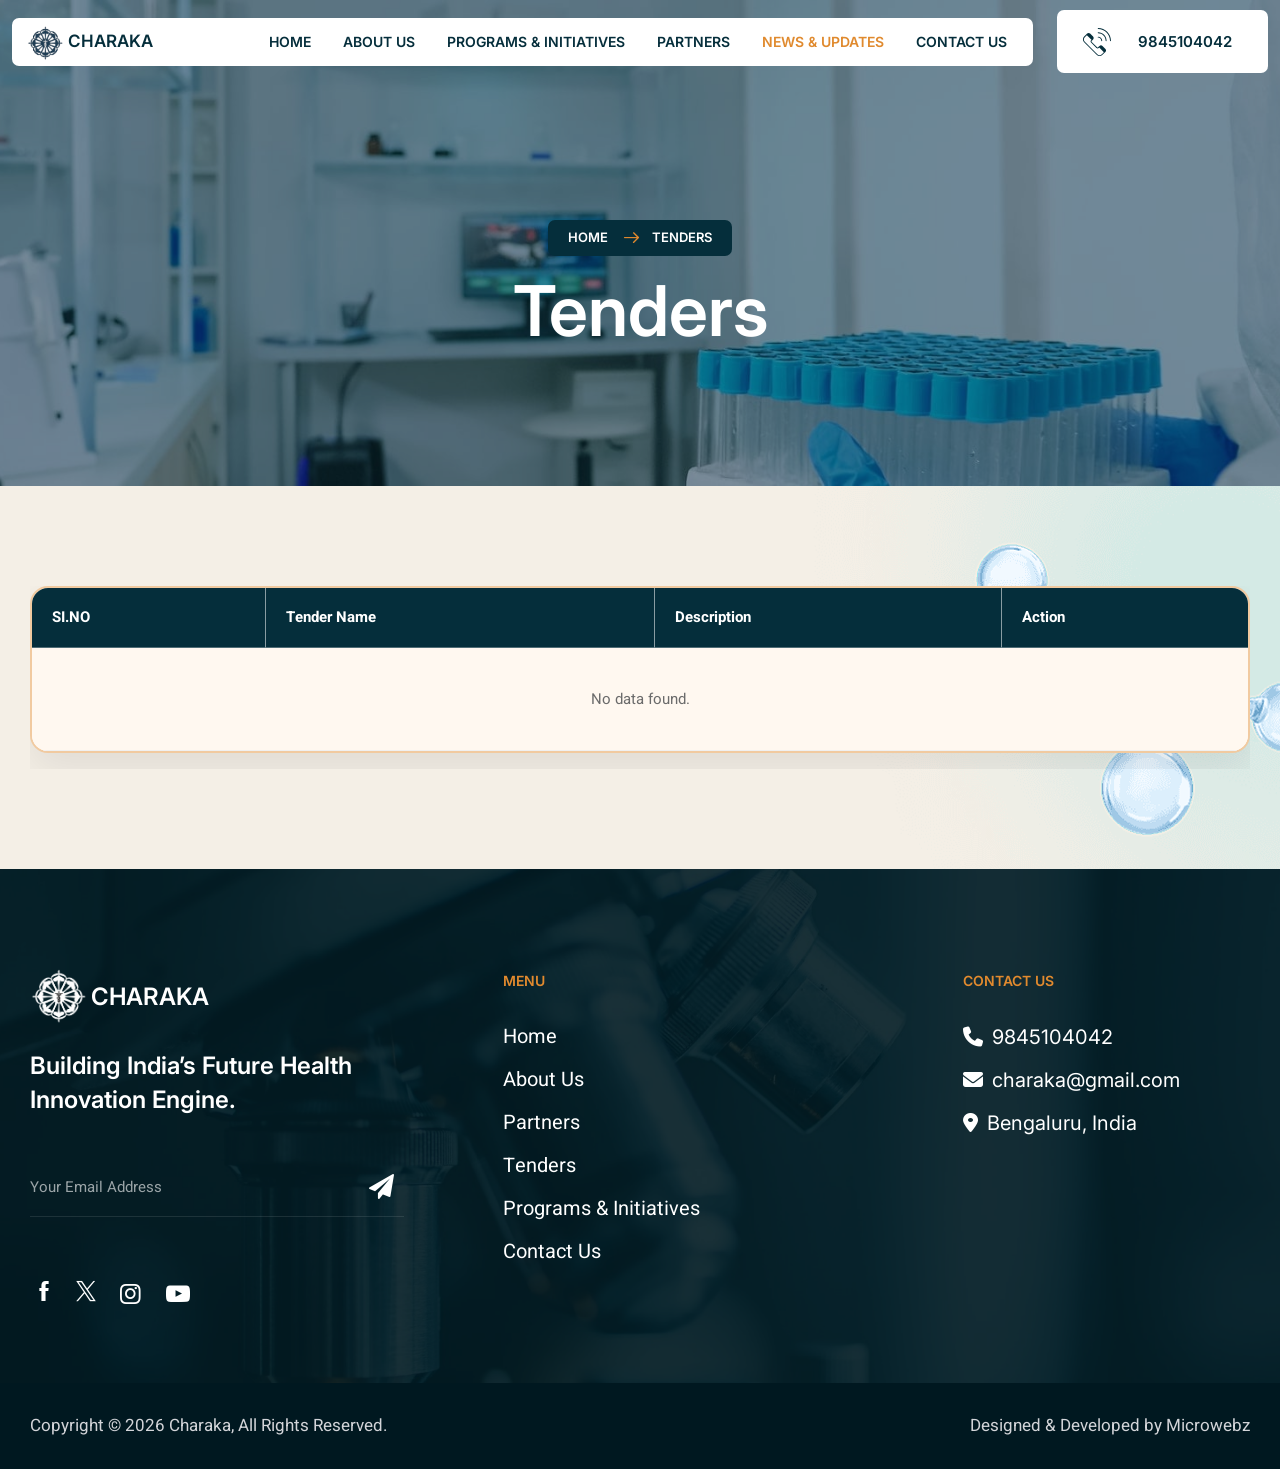
<file: tenders.html>
<!doctype html>
<html class="no-js" lang="en">

<head>
    <meta charset="utf-8">
    <meta http-equiv="x-ua-compatible" content="ie=edge">
    <title>CHARAKA</title>
    <meta name="robots" content="noindex, follow">
    <meta name="description" content="">
    <meta name="viewport" content="width=device-width, initial-scale=1, shrink-to-fit=no">
    <!-- Favicon -->
    <link rel="shortcut icon" type="image/x-icon" href="images/fevicon.png">
    <!-- CSS
			============================================ -->
    <!-- Bootstrap CSS -->
    <link rel="stylesheet" href="css/bootstrap.min.css">
    <!-- Fontawesome -->
    <link rel="stylesheet" href="css/fontawesome.css">
    <!-- Pbmit labozen Icon -->
    <link rel="stylesheet" href="fonts/pbmit-labozen-icon/pbmit_labozen.css">
    <!-- Base Icons -->
    <link rel="stylesheet" href="css/pbminfotech-base-icons.css">
    <!-- Themify Icons -->
    <link rel="stylesheet" href="css/themify-icons.css">
    <!-- Slick -->
    <link rel="stylesheet" href="css/swiper.min.css">
    <!-- Magnific -->
    <link rel="stylesheet" href="css/magnific-popup.css">
    <!-- AOS -->
    <link rel="stylesheet" href="css/aos.css">
    <!-- Shortcode CSS -->
    <link rel="stylesheet" href="css/shortcode.css">
    <!-- Base CSS -->
    <link rel="stylesheet" href="css/base.css">
    <!-- Style CSS -->
    <link rel="stylesheet" href="css/style.css">
    <!-- Responsive CSS -->
    <link rel="stylesheet" href="css/responsive.css">
    <!-- Google Fonts -->
    <link href="https://fonts.googleapis.com/css2?family=Heebo:wght@100;200;300;400;500;600;700;800;900&display=swap"
        rel="stylesheet">
    <link href="https://fonts.googleapis.com/css2?family=Inter:wght@100;200;300;400;500;600;700;800;900&display=swap"
        rel="stylesheet">
<link href="https://cdnjs.cloudflare.com/ajax/libs/font-awesome/6.5.0/css/all.min.css" rel="stylesheet">
    <style>
        .pbmit-slider-one .pbmit-slider-title {
            font-size: 90px !important;
            line-height: 100px !important;
            letter-spacing: -5px;
            margin-bottom: 35px;
            color: var(--pbmit-white-color);
        }

        .slider-bg-cover {
            background: url("../CHARAKA_Website/images/website/website/slider-bg-cover.png") center center / cover no-repeat !important;
            position: absolute !important;
            display: block !important;
            width: 820px !important;
            height: 100% !important;
            top: 0 !important;
            left: 0 !important;
        }

        .tween-effect-style-1-wrap {
            display: flex;
            justify-content: center;
            align-items: center;
            width: 100%;
            text-align: center;
        }

        .charaka-brand {
            display: inline-flex;
            justify-content: center;
            align-items: center;
            gap: 12px;
            text-align: center;
        }

        .charaka-logo {
            height: 55px;
            width: auto;
            object-fit: contain;
            display: block;
        }

        .charaka-text {
            font-size: 46px;
            font-weight: 700;
            line-height: 1;
            color: #fff;
            /* change to white if background is dark */
            display: flex;
            align-items: center;
        }

        /* Main card */
        .get-involved-box {
            overflow: hidden;
            padding: 40px 30px;
        }

        /* Layout wrapper */
        .review-highlight-wrap {
            display: flex;
            align-items: center;
            justify-content: space-between;
            gap: 30px;
            position: relative;
            z-index: 2;
        }

        /* Text section */
        .review-highlight {
            flex: 1;
            z-index: 2;
        }

        .review-highlight .pbmit-title {
            font-size: 42px !important;
            line-height: 1.2;
            margin-bottom: 20px;
            color: #29d9e5;
            /* optional */
        }

        .review-highlight .pbmit-desc {
            font-size: 18px;
            line-height: 1.8;
            color: #fff;
            margin-top: 20px;
            margin-bottom: 0;
        }

        /* Image section */
        .testimonial-img-01 {
            flex: 0 0 220px;
            text-align: right;
            z-index: 1;
        }

        .testimonial-img-01 img {
            max-width: 100%;
            height: auto;
            display: block;
        }

        /* Button spacing */
        .pbmit-ihbox-btn .pbmit-btn {
            display: inline-block;
            margin-top: 10px;
        }

        /* ---------------- MOBILE FIX ---------------- */
        @media (max-width: 991px) {
            .review-highlight-wrap {
                flex-direction: column;
                text-align: center;
            }

            .testimonial-img-01 {
                flex: unset;
                text-align: center;
                margin-top: 20px;
            }

            .testimonial-img-01 img {
                max-width: 220px;
                margin: 0 auto;
            }

            .review-highlight .pbmit-title {
                font-size: 34px;
            }

            .review-highlight .pbmit-desc {
                font-size: 16px;
                line-height: 1.7;
            }
        }

        @media (max-width: 767px) {
            .get-involved-box {
                padding: 30px 20px;
            }

            .review-highlight .pbmit-title {
                font-size: 28px;
                line-height: 1.2;
            }

            .review-highlight .pbmit-desc {
                font-size: 15px;
                line-height: 1.6;
            }

            .testimonial-img-01 img {
                max-width: 180px;
            }

            .pbmit-ihbox-btn .pbmit-btn {
                width: 100%;
                text-align: center;
            }
        }

        @media (max-width: 480px) {
            .review-highlight .pbmit-title {
                font-size: 24px;
            }

            .review-highlight .pbmit-desc {
                font-size: 14px;
                line-height: 1.6;
            }

            .testimonial-img-01 img {
                max-width: 150px;
            }
        }

        @media (max-width: 767px) {
            .talent-contact-right .right-column {
                margin-top: 30px;
                height: 612px;

            }
        }

        @media (max-width: 320px) {
            .talent-contact-right .review-highlight .pbmit-desc {
                color: #fff !important;
            }
        }

        .pbmit-btn {
            color: #fff !important;
            background-color: #e08a2e !important;
        }

        .custom-table {
            width: 100%;
            min-width: 700px;
            border-collapse: separate;
            border-spacing: 0;
            border-radius: 18px;
            overflow: hidden;
            box-shadow: 0 18px 40px rgba(0, 0, 0, 0.08);
            background-color: #ffffff;
            border: 2px solid rgba(224, 138, 46, 0.45);
        }

        .custom-table thead {
            background: linear-gradient(135deg, #052e3b 0%, #052e3b 100%);
            color: #ffffff;
            font-weight: 700;
        }

        .custom-table th,
        .custom-table td {
            padding: 18px 20px;
            vertical-align: middle;
            font-size: 15px;
            color: #212121;
            white-space: nowrap;
            border-right: 1px solid #ffffff87;
        }

        .custom-table th {
            border-bottom: 1px solid rgba(255, 255, 255, 0.3);
            text-align: left;
        }

        .custom-table td {
            border-bottom: 1px solid #f0f0f0;
        }

        .custom-table th:last-child,
        .custom-table td:last-child {
            border-right: none;
        }

        .custom-table tbody tr:nth-child(odd) {
            background-color: #fff8f0;
        }

        .custom-table tbody tr:nth-child(even) {
            background-color: #fffdf8;
        }

        .custom-table tbody tr:hover {
            background-color: #fff1de;
        }

        .view-link {
            display: inline-flex;
            align-items: center;
            justify-content: center;
            padding: 10px 18px;
            color: #ffffff;
            background-color: #e08a2e;
            border-radius: 999px;
            font-size: 14px;
            font-weight: 600;
            text-decoration: none;
            transition: background-color 0.25s ease, transform 0.25s ease;
        }

        .view-link:hover {
            background-color: #c26f1f;
            transform: translateY(-1px);
            text-decoration: none;
        }

        /* =========================
           SPRING ROUND LOADER
        ========================== */
        .spring-loader-overlay {
            position: fixed;
            inset: 0;
            background: rgba(255, 255, 255, 0.45);
            backdrop-filter: blur(8px);
            -webkit-backdrop-filter: blur(8px);
            display: flex;
            justify-content: center;
            align-items: center;
            z-index: 99999;
            animation: fadeIn 0.25s ease-in-out;
        }

        .spring-round-loader-box {
            width: 220px;
            height: 220px;
            border-radius: 50%;
            background: rgba(255, 255, 255, 0.78);
            border: 1px solid rgba(255, 255, 255, 0.55);
            box-shadow:
                0 15px 40px rgba(255, 182, 193, 0.18),
                inset 0 1px 8px rgba(255, 255, 255, 0.6);
            display: flex;
            flex-direction: column;
            justify-content: center;
            align-items: center;
            animation: popIn 0.3s ease;
        }

        .loader-title {
            margin-top: 20px;
            font-size: 22px;
            font-weight: 700;
            color: #4b5563;
            margin-bottom: 5px;
            letter-spacing: 0.4px;
        }

        .loader-subtitle {
            font-size: 14px;
            color: #7b8a7b;
            margin-bottom: 0;
        }

        .spring-bloom-loader {
            display: flex;
            justify-content: center;
            align-items: center;
            gap: 12px;
        }

        .spring-bloom-loader span {
            width: 16px;
            height: 16px;
            border-radius: 50%;
            display: inline-block;
            animation: bloomBounce 0.9s infinite ease-in-out;
            box-shadow: 0 6px 16px rgba(255, 182, 193, 0.25);
        }

        .spring-bloom-loader span:nth-child(1) {
            background: linear-gradient(135deg, #f9a8d4, #fbcfe8);
            animation-delay: 0s;
        }

        .spring-bloom-loader span:nth-child(2) {
            background: linear-gradient(135deg, #86efac, #bbf7d0);
            animation-delay: 0.18s;
        }

        .spring-bloom-loader span:nth-child(3) {
            background: linear-gradient(135deg, #fcd34d, #fde68a);
            animation-delay: 0.36s;
        }

        @keyframes bloomBounce {

            0%,
            80%,
            100% {
                transform: scale(0.85) translateY(0);
                opacity: 0.75;
            }

            40% {
                transform: scale(1.15) translateY(-10px);
                opacity: 1;
            }
        }

        @keyframes fadeIn {
            from {
                opacity: 0;
            }

            to {
                opacity: 1;
            }
        }

        @keyframes popIn {
            from {
                transform: scale(0.92);
                opacity: 0;
            }

            to {
                transform: scale(1);
                opacity: 1;
            }
        }
    </style>
</head>

<body>

    <!-- Page Loader -->
    <div id="loader" class="spring-loader-overlay">
        <div class="spring-round-loader-box">
            <div class="spring-bloom-loader">
                <span></span>
                <span></span>
                <span></span>
            </div>
            <h5 class="loader-title">CHARAKA</h5>
            <p class="loader-subtitle">Please wait...</p>
        </div>
    </div>

    <!-- page wrapper -->
    <div class="page-wrapper" id="page">

        <!-- Header Main Area -->
        <header class="site-header pbmit-header-style-1" id="masthead">
            <div class="pbmit-sticky-header pbmit-header-sticky-yes"></div>
            <div class="pbmit-header-overlay">
                <div class="pbmit-main-header-area pbmit-infostack-header">
                    <div class="container-fluid">
                        <div class="pbmit-header-content d-flex justify-content-between align-items-center gap-4">
                            <div class="pbmit-header-menu-area d-flex align-items-center justify-content-between">
                                <div class="pbmit-logo-area col-md-1 col-4">
                                    <div class="site-branding ">
                                        <h1 class="site-title ">
                                            <a href="index.html" class="d-flex flex-row align-items-center">
                                                <img class="pbmit-main-logo img-fluid"
                                                    src="images/website/website/charaka-logo.png" width="55%" alt="">
                                                <span>CHARAKA</span>
                                            </a>
                                        </h1>
                                    </div>
                                </div>
                                <div class="pbmit-menuarea">
                                    <div class="site-navigation">
                                        <nav class="main-navigation pbmit-navbar main-menu navbar-expand-xl navbar-light"
                                            id="site-navigation">
                                            <div class="pbmit-menu-wrap">
                                                <ul class="navigation clearfix" id="pbmit-top-menu">

                                                    <li><a href="index.html">Home</a></li>
                                                    <li><a href="aboutus.html">About Us </a></li>

                                                    <li><a href="programs.html">Programs & Initiatives </a></li>
                                                    <li><a href="partners.html">Partners</a></li>
                                                    <li class="dropdown active">
                                                        <a href="#">News & Updates</a>
                                                        <ul class="sub-menu">
                                                            <li><a href="comingsoon.html">News & Updates</a></li>

                                                            <li><a href="tenders.html">Tenders</a></li>
                                                        </ul>
                                                    </li>
                                                    <li><a href="contactus.html">Contact Us</a></li>
                                                </ul>
                                            </div>
                                        </nav>
                                    </div>
                                </div>
                            </div>
                            <div class="pbmit-right-box d-flex align-items-center">
                                <div class="header-contact-search pt-2 pb-2">
                                    <div class="pbmit-ihbox-style-6">
                                        <div class="pbmit-ihbox-box">
                                            <div class="pbmit-ihbox-icon">
                                                <div class="pbmit-ihbox-icon-wrapper pbmit-icon-type-icon">
                                                    <svg viewBox="0 0 64 64" xmlns="http://www.w3.org/2000/svg">
                                                        <path
                                                            d="m21.63 28.66 1.98-1.99.08-.08c.8-.83 1.23-1.93 1.23-3.08 0-1.2-.46-2.32-1.31-3.16l-6.37-6.37c-.84-.85-1.96-1.31-3.16-1.31-1.15 0-2.24.43-3.07 1.23-.03.02-.06.05-.09.08l-1.98 1.98-4.37 4.37c-1.66 1.65-2.57 3.85-2.57 6.19s.91 4.54 2.57 6.2l26.71 26.71c1.66 1.66 3.86 2.57 6.2 2.57s4.54-.91 6.19-2.57l4.37-4.37 1.98-1.98c.03-.03.06-.06.08-.09.8-.83 1.23-1.92 1.23-3.07 0-1.2-.46-2.32-1.31-3.16l-6.37-6.37c-.84-.85-1.96-1.31-3.16-1.31-1.15 0-2.25.43-3.08 1.23-.03.03-.05.05-.08.08l-1.99 1.98-.9.9c-.6.61-1.59.61-2.2 0l-11.51-11.51c-.61-.61-.61-1.6 0-2.2l.9-.9zm9.2 16.02c1.39 1.39 3.64 1.39 5.03 0l.9-.89 9.87 9.87-4.37 4.36c-1.28 1.28-2.98 1.98-4.78 1.98-1.81 0-3.51-.7-4.78-1.98l-26.72-26.72c-1.28-1.27-1.98-2.97-1.98-4.78 0-1.8.7-3.5 1.98-4.78l4.37-4.36 9.87 9.87-.9.89c-.7.7-1.04 1.61-1.04 2.52s.34 1.82 1.04 2.51z">
                                                        </path>
                                                        <path
                                                            d="m34.498 22.652c3.67 0 6.656 2.986 6.656 6.657 0 .552.448 1 1 1s1-.448 1-1c0-4.773-3.883-8.657-8.656-8.657-.552 0-1 .448-1 1s.448 1 1 1z">
                                                        </path>
                                                        <path
                                                            d="m34.498 13.348c8.8 0 15.96 7.16 15.96 15.96 0 .552.448 1 1 1s1-.448 1-1c0-9.903-8.057-17.96-17.96-17.96-.552 0-1 .448-1 1s.448 1 1 1z">
                                                        </path>
                                                        <path
                                                            d="m34.498 2c-.552 0-1 .448-1 1s.448 1 1 1c13.955 0 25.308 11.354 25.308 25.309 0 .552.448 1 1 1s1-.448 1-1c0-15.058-12.25-27.309-27.308-27.309z">
                                                        </path>
                                                    </svg>
                                                </div>
                                            </div>
                                            <div class="pbmit-ihbox-contents p-3">
                                                <h2 class="pbmit-element-title">
                                                    <a href="tel: 9845104042">
                                                        <span class="pbmit-button-text"> 9845104042</span>
                                                    </a>
                                                </h2>
                                            </div>
                                            <a class="pbmit-link" href="tel: 9845104042" title="Go to  9845104042"></a>
                                        </div>
                                    </div>
                                    <!-- <div class="pbmit-search-wrapper">
										<div class="pbmit-search-form-wrapper">
											<form>
												<div class="pbmit-search-wrap">
													<input type="search" class="search-field" placeholder="Search …"
														value="" name="s">
													<button type="submit" class="search-submit "
														title="Search"></button>
												</div>
											</form>
										</div>
										<div class="pbmit-header-search-btn">
											<a href="#" title="Search">
												<i class="pbmit-base-icon-search-1"></i>
											</a>
										</div>
									</div> -->
                                </div>
                                <!-- <div class="pbmit-button-box-second">
									<a href="contact-us.html" class="pbmit-btn">
										<span class="pbmit-button-content-wrapper">
											<span class="pbmit-button-text">Get in touch</span>
											<span class="pbmit-button-icon">
												<i class="pbmit-labozen-icon pbmit-labozen-icon-plus"></i>			
											</span>
										</span>
									</a>
								</div> -->
                                <div class="pbmit-burger-menu-wrapper">
                                    <div class="pbmit-mobile-menu-bg"></div>
                                    <button id="menu-toggle" title="Menu Toggle" class="nav-menu-toggle">
                                        <svg viewBox="0 0 64 64" xmlns="http://www.w3.org/2000/svg">
                                            <g data-name="04">
                                                <path d="m58 31h-52a1 1 0 0 0 0 2h52a1 1 0 0 0 0-2z"></path>
                                                <path d="m6 18h52a1 1 0 0 0 0-2h-52a1 1 0 0 0 0 2z"></path>
                                                <path d="m58 46h-52a1 1 0 0 0 0 2h52a1 1 0 0 0 0-2z"></path>
                                            </g>
                                        </svg>
                                    </button>
                                </div>
                            </div>
                        </div>
                    </div>
                </div>
            </div>
        </header>
        <!-- Header Main Area End Here -->
        <!-- Title Bar -->
        <div class="pbmit-title-bar-wrapper">
            <div class="container">
                <div class="pbmit-title-bar-content">
                    <div class="pbmit-title-bar-content-inner">
                        <div class="pbmit-breadcrumb">
                            <div class="pbmit-breadcrumb-inner">
                                <span><a title="" href="index.html" class="home"><span>Home</span></a></span>
                                <span class="sep"><i class="pbmit-base-icon-next-1"></i></span>
                                <span><span class="post-root post post-post current-item">Tenders</span></span>
                            </div>
                        </div>
                        <div class="pbmit-tbar">
                            <div class="pbmit-tbar-inner">
                                <h1 class="pbmit-tbar-title">Tenders</h1>
                                <!-- <p class="pbmit-tbar-desc">Be part of the journey of CHARAKA.</p> -->
                            </div>
                        </div>
                    </div>
                </div>
            </div>
        </div>
        <section class="section-xl talent-contact-sec">
            <div class="container">
                <!-- Scroll wrapper -->
                <div class="table-responsive">
                    <table class="table custom-table">
                        <thead>
                            <tr>
                                <th class="text-white">SI.NO</th>
                                <th class="text-white">Tender Name</th>
                                <th class="text-white">Description</th>
                                <th class="text-white">Action</th>
                            </tr>
                        </thead>
                        <tbody>
                            <tr>
                                <td colspan="4" class="text-center"
                                    style="padding: 40px 20px; color: #6b6b6b; font-style:normal;">
                                    No data found.
                                </td>
                            </tr>
                        </tbody>
                    </table>
                </div>
            </div>
        </section>

        <!-- footer -->
        <footer class="site-footer pbmit-footer-style-1">
            <div class="container">
                <div class="pbmit-footer-widget-area">
                    <div class="row">
                        <div class="pbmit-footer-widget-col-1 col-md-4 left-column">
                            <div class="left-area animated animation fadeInUp">
                                <h2 class="pbmit-subtitle d-flex flex-row align-items-center gap-1"><img
                                        src="images/website/website/charakafooterimage.png" class="charaka-logo"
                                        alt="Charaka Logo"> <span class="fs-4 text-white">CHARAKA</span> </h2>
                                <h2 class="pbmit-title">Building India’s Future
                                    Health Innovation Engine.</h2>
                                <form>
                                    <div class="pbmit-footer-newsletter">
                                        <div class="pbmit-news-wrap">
                                            <input type="email" name="EMAIL" placeholder="Your Email Address"
                                                class="form-control" required="">
                                            <button class="pbmit-form-btn">
                                                <i class="pbmit-base-icon-paper-plane"></i>
                                            </button>
                                        </div>
                                    </div>
                                </form>
                                <div class="social-links-wrap">
                                    <ul class="pbmit-social-links">
                                        <li class="pbmit-social-li pbmit-social-facebook">
                                            <a title="Facebook" class="fs-5" target="_blank">
                                                <span><i class="pbmit-base-icon-facebook-logo"></i></span>
                                            </a>
                                        </li>
                                        <li class="pbmit-social-li pbmit-social-twitter">
                                            <a title="Twitter" class="fs-5" target="_blank">
                                                <span><i class="pbmit-base-icon-twitter-2"></i></span>
                                            </a>
                                        </li>
                                        <li class="pbmit-social-li pbmit-social-instagram">
                                            <a title="Instagram" class="fs-4" target="_blank">
                                                <span><i class="pbmit-base-icon-instagram"></i></span>
                                            </a>
                                        </li>
                                        <li class="pbmit-social-li pbmit-social-youtube">
                                            <a title="Youtube" class="fs-4" target="_blank">
                                                <span><i class="pbmit-base-icon-youtube-play"></i></span>
                                            </a>
                                        </li>
                                    </ul>
                                </div>
                            </div>
                        </div>
                        <div class="pbmit-footer-widget-col-2 col-md-4 animated animation fadeInUp animation-delay-100">
                            <aside class="widget">
                                <h2 class="widget-title">Menu</h2>
                                <ul class="menu">
                                    <li><a href="index.html">Home</a></li>
                                    <li><a href="aboutus.html">About Us</a></li>
                                    <li><a href="partners.html">Partners</a></li>
                                    <li><a href="tenders.html">Tenders</a></li>
                                    <li><a href="programs.html">Programs & Initiatives</a></li>
                                    <!-- <li><a href="">Partners</a></li> -->
                                    <li><a href="contactus.html">Contact Us</a></li>
                                </ul>
                            </aside>
                        </div>
                        <div
                            class="pbmit-footer-widget-col-3 col-md-2 animated animation fadeInUp animation-delay-200 d-none d-lg-flex">
                            <aside class="widget">

                            </aside>
                        </div>
                        <div class="pbmit-footer-widget-col-4 col-md-4 animated animation fadeInUp animation-delay-300">
                            <aside class="widget">
                                <h2 class="widget-title">Contact Us</h2>
                                <ul class="pbmit-list-items">
                                    <li class="pbmit-list-item">
                                        <span class="pbmit-list-item-inner">
                                            <a class="pbmit-list-item-link pbmit-list-item-title"
                                                href="tel:+9845104042">
                                                <i class="fas fa-phone me-1"></i> 9845104042
                                            </a>
                                        </span>
                                    </li>
                                    <li class="pbmit-list-item">
                                        <span class="pbmit-list-item-inner">
                                            <a class="pbmit-list-item-link pbmit-list-item-title"
                                                href="mailto:charaka@gmail.com">
                                                <i class="fas fa-envelope me-1"></i> charaka@gmail.com
                                            </a>
                                        </span>
                                    </li>
                                    <li class="pbmit-list-item">
                                        <span class="pbmit-list-item-inner">
                                            <span class="pbmit-list-item-title">
                                                <i class="fas fa-map-marker-alt me-1"></i> Bengaluru, India
                                            </span>
                                        </span>
                                    </li>
                                </ul>
                            </aside>
                        </div>
                    </div>
                </div>
                <!-- <div class="tween-effect-style-1-wrap">
					<div class="pbmit-ele-tween-effect pbmit-tween-image pbmit-tween-effect-style-1">
						<div class="pbmit-tween-effect charaka-brand" data-x-start="0" data-x-end="0" data-y-start="0"
							data-y-end="0" data-scale-x-start="0.8" data-scale-x-end="1" data-skew-x-start="0deg"
							data-skew-x-end="0deg" data-skew-y-start="0deg" data-skew-y-end="0deg"
							data-rotate-x-start="0" data-rotate-x-end="0">

							<img src="images/website/website/charakalogo.png" class="charaka-logo" alt="Charaka Logo">
							<span class="charaka-text">CHARAKA</span>
						</div>
					</div>
				</div> -->
            </div>
            <div class="pbmit-footer-text-area">
                <div class="container">
                    <div class="pbmit-footer-text-inner">
                        <div class="row">
                            <div class="col-md-6">
                                <span>Copyright © 2026 Charaka, All Rights Reserved.</span>
                            </div>
                            <div class="col-md-6 text-md-end text-center">
                                <span>Designed & Developed by Microwebz </span>
                            </div>
                        </div>
                    </div>
                </div>
            </div>
        </footer>
    </div>
    <!-- page wrapper End -->

    <!-- Search Box Start Here -->
    <div class="pbmit-header-search-form">
        <div class="pbmit-search-overlay"></div>
        <div class="pbmit-header-search-form-wrapper">
            <div class="pbmit-search-close">
                <svg class="qodef-svg--close qodef-m" xmlns="http://www.w3.org/2000/svg" width="28.163" height="28.163"
                    viewBox="0 0 26.163 26.163">
                    <rect width="36" height="1" transform="translate(0.707) rotate(45)"></rect>
                    <rect width="36" height="1" transform="translate(0 25.456) rotate(-45)"></rect>
                </svg>
            </div>
            <form role="search" method="get" class="search-form" action="index.html">
                <input type="search" id="search-form-686df462a6c62" class="search-field" placeholder="Search …" value=""
                    name="s">
                <button type="submit" class="search-submit " title="Search"></button>
                <div class="pbmit-search-line"></div>
            </form>
        </div>
    </div>
    <!-- Search Box End Here -->

    <!-- Scroll To Top -->
    <div class="pbmit-backtotop">
        <div class="pbmit-arrow">
            <i class="pbmit-base-icon-up-open-big"></i>
        </div>
        <div class="pbmit-hover-arrow">
            <i class="pbmit-base-icon-up-open-big"></i>
        </div>
    </div>
    <!-- Scroll To Top End -->

    <!-- JS
		============================================ -->
    <!-- jQuery JS -->
    <script src="js/jquery.min.js"></script>
    <!-- Popper JS -->
    <script src="js/popper.min.js"></script>
    <!-- Bootstrap JS -->
    <script src="js/bootstrap.min.js"></script>
    <!-- jquery Waypoints JS -->
    <script src="js/jquery.waypoints.min.js"></script>
    <!-- jquery Appear JS -->
    <script src="js/jquery.appear.js"></script>
    <!-- Numinate JS -->
    <script src="js/numinate.min.js"></script>
    <!-- Slick JS -->
    <script src="js/swiper.min.js"></script>
    <!-- Magnific JS -->
    <script src="js/jquery.magnific-popup.min.js"></script>
    <!-- Circle Progress JS -->
    <script src="js/circle-progress.js"></script>
    <!-- countdown JS -->
    <script src="js/jquery.countdown.min.js"></script>
    <!-- AOS -->
    <script src="js/aos.js"></script>
    <!-- GSAP -->
    <script src='js/gsap.js'></script>
    <!-- Scroll Trigger -->
    <script src='js/ScrollTrigger.js'></script>
    <!-- Split Text -->
    <script src='js/SplitText.js'></script>
    <!-- Theia Sticky Sidebar JS -->
    <script src='js/theia-sticky-sidebar.js'></script>
    <!-- GSAP Animation -->
    <script src='js/gsap-animation.js'></script>
    <!-- Form Validator -->
    <script src="js/jquery-validate/jquery.validate.min.js"></script>
    <!-- Scripts JS -->
    <script src="js/scripts.js"></script>
    <script>
        window.addEventListener('load', function () {
            var loader = document.getElementById('loader');
            if (loader) {
                loader.style.display = 'none';
            }
        });
    </script>

</body>

</html>
</file>
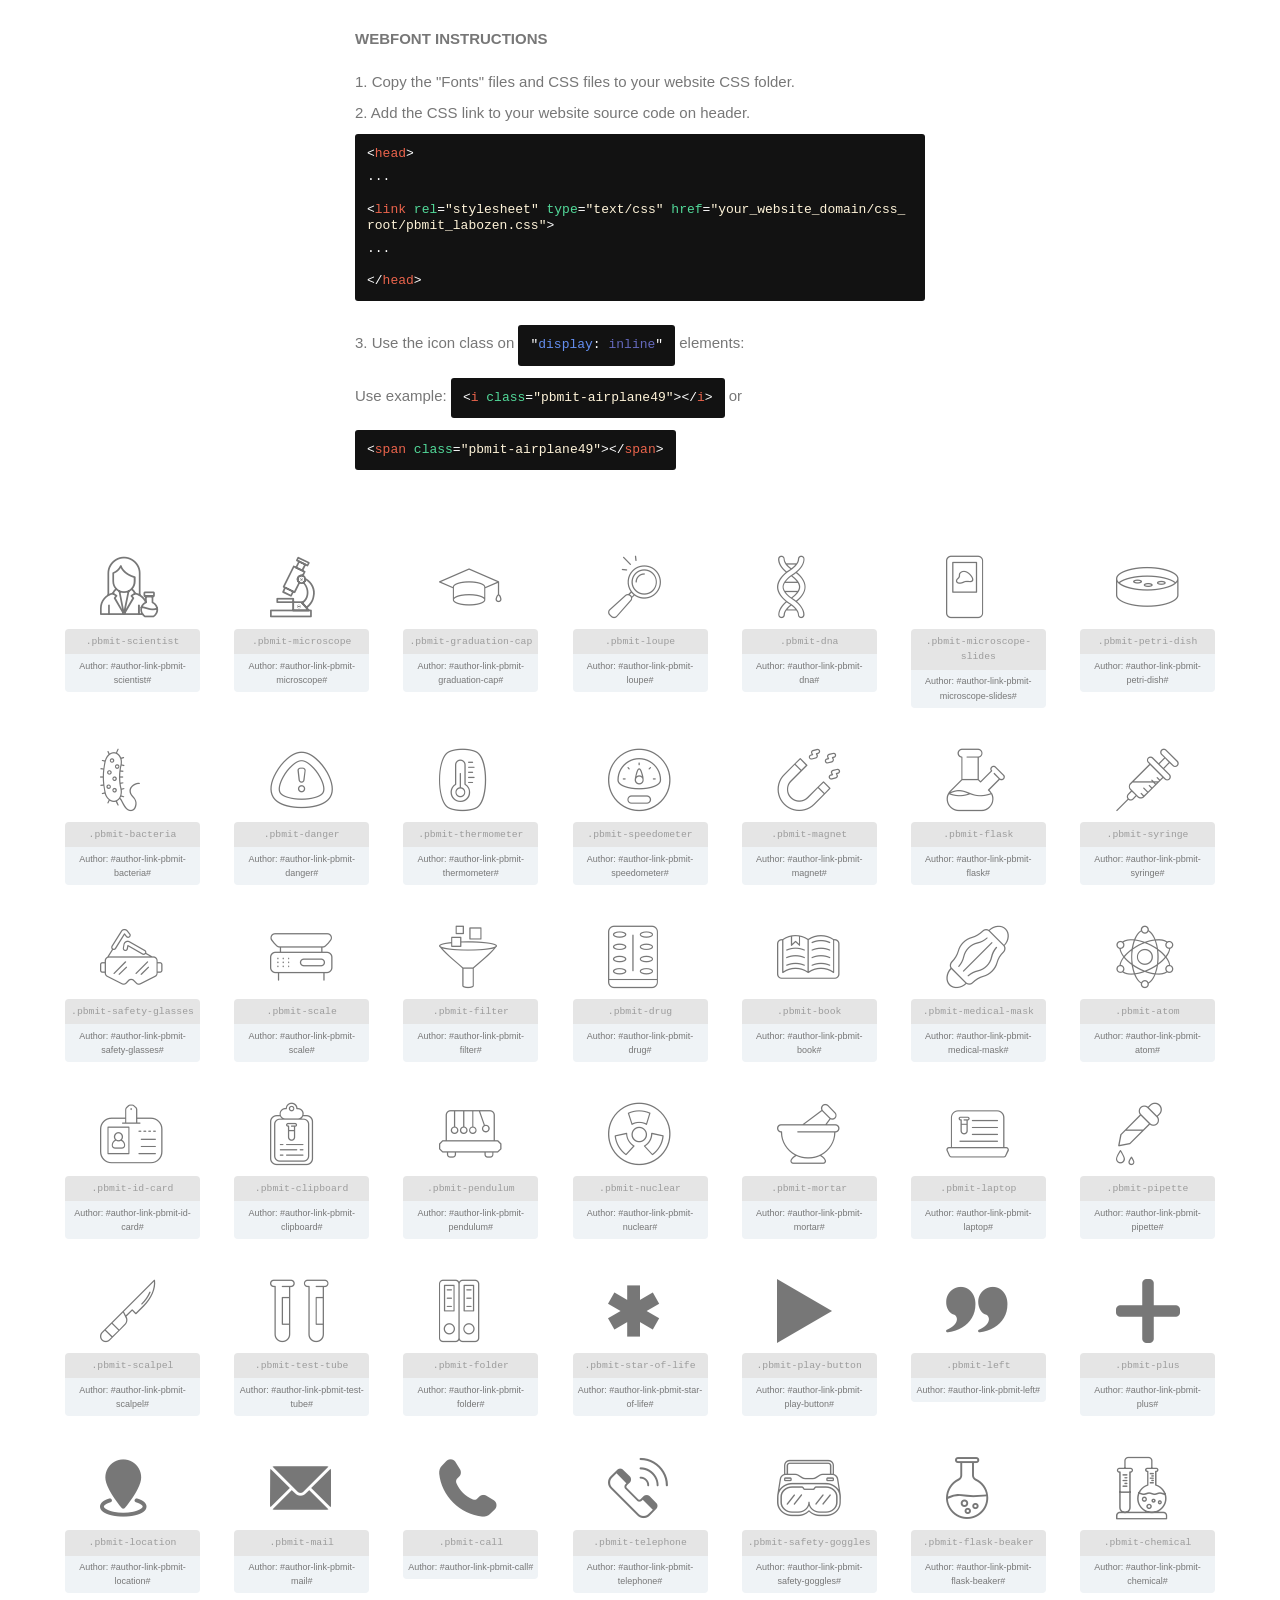
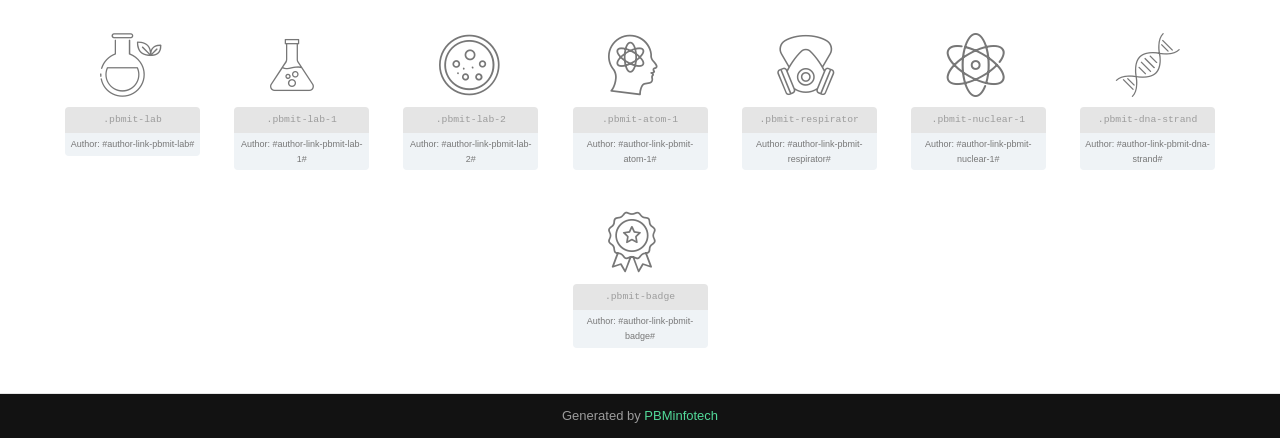
<file: fonts/pbmit-labozen-icon/pbmit_labozen.html>
<!DOCTYPE html>
<html lang="en">
<head>
    <title>Labozen Webfont</title>
    <link rel="stylesheet" type="text/css" href="pbmit_labozen.css"/>
    <meta charset="UTF-8">
    <style>
        html, body, div, span, applet, object, iframe,
        h1, h2, h3, h4, h5, h6, p, blockquote, pre,
        a, abbr, acronym, address, big, cite, code,
        del, dfn, em, img, ins, kbd, q, s, samp,
        small, strike, strong, sub, sup, tt, var,
        b, u, i, center,
        dl, dt, dd, ol, ul, li,
        fieldset, form, label, legend,
        table, caption, tbody, tfoot, thead, tr, th, td,
        article, aside, canvas, details, embed,
        figure, figcaption, footer, header, hgroup,
        menu, nav, output, ruby, section, summary,
        time, mark, audio, video {
            margin: 0;
            padding: 0;
            border: 0;
            font-size: 100%;
            font: inherit;
            vertical-align: baseline;
        }

        /* HTML5 display-role reset for older browsers */
        article, aside, details, figcaption, figure,
        footer, header, hgroup, menu, nav, section {
            display: block;
        }

        body {
            line-height: 1;
        }

        ol, ul {
            list-style: none;
        }

        blockquote, q {
            quotes: none;
        }

        blockquote:before, blockquote:after,
        q:before, q:after {
            content: '';
            content: none;
        }

        table {
            border-collapse: collapse;
            border-spacing: 0;
        }

        body {
            font-family: Inter, 'Helvetica Neue', Helvetica, Arial, sans-serif;
            font-size: 15px;
            line-height: 1.6;
            color: #777777;
        }

        a {
            color: #52D999;
            font-weight: bold;
            text-decoration: none;
        }

        * {
            -moz-box-sizing: border-box;
            -webkit-box-sizing: border-box;
            box-sizing: border-box;
            margin: 0;
            padding: 0;
        }

         [class^="pbmit-labozen-icon-"]:before, [class*=" pbmit-labozen-icon-"]:before, [class^="pbmit-labozen-icon-"]:after, [class*=" pbmit-labozen-icon-"]:after {
            font-family: pbmit_labozen;
            font-size: 32px;
            line-height: 1.25;
            font-style: normal;
            margin-left: 20px;
            color: #424242;
        }

        .wrapper {
            max-width: 600px;
            margin: auto;
            padding: 0 1em;
        }

        .title {
            margin-bottom: 24px;
            text-transform: uppercase;
            font-weight: bold;
        }

        header {
            text-align: center;
            padding: 24px;
        }

        header .logo {
            height: auto;
            border: none;
            display: inline-block;
        }

        header strong {
            font-size: 24px;
            line-height: 1.25;
            font-weight: 500;
            vertical-align: middle;
        }

        .demo {
            margin: 2em auto;
            line-height: 1.25;
        }

        .demo ul li {
            margin-bottom: 12px;
        }

        .demo ul li code {
            background-color: #121212;
            border-radius: 3px;
            padding: 12px;
            display: inline-block;
            color: #fff;
            font-family: Consolas, Monaco, Lucida Console, Liberation Mono, DejaVu Sans Mono, Bitstream Vera Sans Mono, Courier New, monospace;
            font-weight: lighter;
            margin-top: 12px;
            font-size: 13px;
            word-break: break-all;
        }

        .demo ul li code .red {
            color: #EB644C;
        }

        .demo ul li code .green {
            color: #52D999;
        }

        .demo ul li code .yellow {
            color: #FFF4D9;
        }

        .demo ul li code .blue {
            color: #648EEF;
        }

        .demo ul li code .purple {
            color: #6569BD;
        }

        .demo ul li code .dots {
            margin-top: 0.5em;
            display: block;
        }

        #glyphs {
            border-bottom: 1px solid #E5E5E5;
            padding: 2em 0;
            text-align: center;
        }

        .glyph {
            display: inline-block;
            width: 9em;
            margin: 1em;
            text-align: center;
            vertical-align: top;
            background: #FFF;
        }

        .glyph .pbmit-labozen-icon {
            padding: 10px;
            display: block;
            font-family: "pbmit_labozen";
            font-size: 64px;
            line-height: 1;
        }

        .glyph .pbmit-labozen-icon:before {
            font-size: 64px;
            color: #777777;
            margin-left: 0;
        }

        .class-name {
            font-size: 0.65em;
            background-color: #E5E5E5;
            color: #9C9C9C;
            border-radius: 4px 4px 0 0;
            padding: 0.5em;
            font-family: Consolas, Monaco, Lucida Console, Liberation Mono, DejaVu Sans Mono, Bitstream Vera Sans Mono, Courier New, monospace;
        }

        .author-name {
            font-size: 0.6em;
            background-color: #EFF3F6;
            border-top: 0;
            border-radius: 0 0 4px 4px;
            padding: 0.5em;
        }

        .author-name a {
            color: #121212;
        }

        .class-name:last-child {
            font-size: 10px;
            line-height: 1.75;
            color: #888;
        }

        .class-name:last-child a {
            font-size: 10px;
            line-height: 1.75;
            color: #555;
        }

        .glyph > input {
            display: block;
            width: 100px;
            margin: 5px auto;
            text-align: center;
            font-size: 12px;
            line-height: 1.75;
            cursor: text;
        }

        .glyph > input.icon-input {
            font-family: "pbmit_labozen";
            font-size: 15px;
            line-height: 1.6;
            margin-bottom: 10px;
        }

        .attribution .title {
            margin-top: 2em;
        }

        .attribution textarea {
            background-color: #F8FAFB;
            color: #121212;
            padding: 1em;
            border: none;
            box-shadow: none;
            border: 1px solid #E5E5E5;
            border-radius: 4px;
            resize: none;
            width: 100%;
            height: 150px;
            font-size: 13px;
            line-height: 1.6;
            font-family: Consolas, Monaco, Lucida Console, Liberation Mono, DejaVu Sans Mono, Bitstream Vera Sans Mono, Courier New, monospace;
            -webkit-appearance: none;
        }

        .attribution textarea:hover {
            border-color: #CFD9E0;
        }

        .attribution textarea:focus {
            border-color: #52D999;
        }

        .iconsuse {
            margin: 2em auto;
            text-align: center;
            max-width: 1200px;
        }

        .iconsuse:after {
            content: '';
            display: table;
            clear: both;
        }

        .iconsuse .image {
            float: left;
            width: 25%;
            padding: 0 1em;
        }

        .iconsuse .image p {
            margin-bottom: 1em;
        }

        .iconsuse .image span {
            display: block;
            font-size: 0.65em;
            background-color: #222;
            color: #fff;
            border-radius: 4px;
            padding: 10px;
            color: #FFFF99;
            margin-top: 1em;
            font-family: Consolas, Monaco, Lucida Console, Liberation Mono, DejaVu Sans Mono, Bitstream Vera Sans Mono, Courier New, monospace;
        }

        .pbmit-labozen-icon:before {
            color: #777777;
        }

        #footer {
            text-align: center;
            background-color: #121212;
            color: #9C9C9C;
            padding: 12px;
            font-size: 13px;
            line-height: 1.6;
        }

        #footer a {
            font-weight: normal;
        }

        @media (max-width: 960px) {
            .iconsuse .image {
                width: 50%;
            }
        }

        .preview {
            width: 100px;
            display: inline-block;
            margin: 10px;
        }

        .preview .inner {
            display: inline-block;
            width: 100%;
            text-align: center;
            background: #F7F7F7;
            -webkit-border-radius: 3px 3px 0 0;
            -moz-border-radius: 3px 3px 0 0;
            border-radius: 3px 3px 0 0;
        }

        .preview .inner  {
            line-height: 85px;
            font-size: 40px;
            color: #424242;
        }

        .label {
            display: inline-block;
            width: 100%;
            box-sizing: border-box;
            padding: 5px;
            font-size: 10px;
            font-family: Monaco, monospace;
            white-space: nowrap;
            overflow: hidden;
            text-overflow: ellipsis;
            background: #ddd;
            -webkit-border-radius: 0 0 3px 3px;
            -moz-border-radius: 0 0 3px 3px;
            border-radius: 0 0 3px 3px;
            color: #777;
        }
    </style>
</head>
<body>
    <section class="demo wrapper">

        <p class="title">Webfont Instructions</p>

        <ul>
            <li>
                <span class="num">1. </span>Copy the "Fonts" files and CSS files to your website CSS folder.
            </li>
            <li>
                <span class="num">2. </span>Add the CSS link to your website source code on header.
                <code class="big">
                    &lt;<span class="red">head</span>&gt;
                    <br/><span class="dots">...</span>
                    <br/>&lt;<span class="red">link</span> <span class="green">rel</span>=<span
                        class="yellow">"stylesheet"</span> <span class="green">type</span>=<span
                        class="yellow">"text/css"</span> <span class="green">href</span>=<span class="yellow">"your_website_domain/css_root/pbmit_labozen.css"</span>&gt;
                    <br/><span class="dots">...</span>
                    <br/>&lt;/<span class="red">head</span>&gt;
                </code>
            </li>

            <li>
                <p>
                    <span class="num">3. </span>Use the icon class on <code>"<span class="blue">display</span>:<span
                        class="purple"> inline</span>"</code> elements:
                    <br/>
                    Use example: <code>&lt;<span class="red">i</span> <span class="green">class</span>=<span class="yellow">&quot;pbmit-airplane49&quot;</span>&gt;&lt;/<span
                        class="red">i</span>&gt;</code> or <code>&lt;<span class="red">span</span> <span
                        class="green">class</span>=<span class="yellow">&quot;pbmit-airplane49&quot;</span>&gt;&lt;/<span
                        class="red">span</span>&gt;</code>
            </li>
        </ul>

    </section>
    <section id="glyphs">
            <div class="glyph">
                <i class="pbmit-labozen-icon pbmit-labozen-icon-scientist"></i>
                <div class="class-name">.pbmit-scientist</div>
                <div class="author-name">Author: #author-link-pbmit-scientist# </div>
            </div>

            <div class="glyph">
                <i class="pbmit-labozen-icon pbmit-labozen-icon-microscope"></i>
                <div class="class-name">.pbmit-microscope</div>
                <div class="author-name">Author: #author-link-pbmit-microscope# </div>
            </div>

            <div class="glyph">
                <i class="pbmit-labozen-icon pbmit-labozen-icon-graduation-cap"></i>
                <div class="class-name">.pbmit-graduation-cap</div>
                <div class="author-name">Author: #author-link-pbmit-graduation-cap# </div>
            </div>

            <div class="glyph">
                <i class="pbmit-labozen-icon pbmit-labozen-icon-loupe"></i>
                <div class="class-name">.pbmit-loupe</div>
                <div class="author-name">Author: #author-link-pbmit-loupe# </div>
            </div>

            <div class="glyph">
                <i class="pbmit-labozen-icon pbmit-labozen-icon-dna"></i>
                <div class="class-name">.pbmit-dna</div>
                <div class="author-name">Author: #author-link-pbmit-dna# </div>
            </div>

            <div class="glyph">
                <i class="pbmit-labozen-icon pbmit-labozen-icon-microscope-slides"></i>
                <div class="class-name">.pbmit-microscope-slides</div>
                <div class="author-name">Author: #author-link-pbmit-microscope-slides# </div>
            </div>

            <div class="glyph">
                <i class="pbmit-labozen-icon pbmit-labozen-icon-petri-dish"></i>
                <div class="class-name">.pbmit-petri-dish</div>
                <div class="author-name">Author: #author-link-pbmit-petri-dish# </div>
            </div>

            <div class="glyph">
                <i class="pbmit-labozen-icon pbmit-labozen-icon-bacteria"></i>
                <div class="class-name">.pbmit-bacteria</div>
                <div class="author-name">Author: #author-link-pbmit-bacteria# </div>
            </div>

            <div class="glyph">
                <i class="pbmit-labozen-icon pbmit-labozen-icon-danger"></i>
                <div class="class-name">.pbmit-danger</div>
                <div class="author-name">Author: #author-link-pbmit-danger# </div>
            </div>

            <div class="glyph">
                <i class="pbmit-labozen-icon pbmit-labozen-icon-thermometer"></i>
                <div class="class-name">.pbmit-thermometer</div>
                <div class="author-name">Author: #author-link-pbmit-thermometer# </div>
            </div>

            <div class="glyph">
                <i class="pbmit-labozen-icon pbmit-labozen-icon-speedometer"></i>
                <div class="class-name">.pbmit-speedometer</div>
                <div class="author-name">Author: #author-link-pbmit-speedometer# </div>
            </div>

            <div class="glyph">
                <i class="pbmit-labozen-icon pbmit-labozen-icon-magnet"></i>
                <div class="class-name">.pbmit-magnet</div>
                <div class="author-name">Author: #author-link-pbmit-magnet# </div>
            </div>

            <div class="glyph">
                <i class="pbmit-labozen-icon pbmit-labozen-icon-flask"></i>
                <div class="class-name">.pbmit-flask</div>
                <div class="author-name">Author: #author-link-pbmit-flask# </div>
            </div>

            <div class="glyph">
                <i class="pbmit-labozen-icon pbmit-labozen-icon-syringe"></i>
                <div class="class-name">.pbmit-syringe</div>
                <div class="author-name">Author: #author-link-pbmit-syringe# </div>
            </div>

            <div class="glyph">
                <i class="pbmit-labozen-icon pbmit-labozen-icon-safety-glasses"></i>
                <div class="class-name">.pbmit-safety-glasses</div>
                <div class="author-name">Author: #author-link-pbmit-safety-glasses# </div>
            </div>

            <div class="glyph">
                <i class="pbmit-labozen-icon pbmit-labozen-icon-scale"></i>
                <div class="class-name">.pbmit-scale</div>
                <div class="author-name">Author: #author-link-pbmit-scale# </div>
            </div>

            <div class="glyph">
                <i class="pbmit-labozen-icon pbmit-labozen-icon-filter"></i>
                <div class="class-name">.pbmit-filter</div>
                <div class="author-name">Author: #author-link-pbmit-filter# </div>
            </div>

            <div class="glyph">
                <i class="pbmit-labozen-icon pbmit-labozen-icon-drug"></i>
                <div class="class-name">.pbmit-drug</div>
                <div class="author-name">Author: #author-link-pbmit-drug# </div>
            </div>

            <div class="glyph">
                <i class="pbmit-labozen-icon pbmit-labozen-icon-book"></i>
                <div class="class-name">.pbmit-book</div>
                <div class="author-name">Author: #author-link-pbmit-book# </div>
            </div>

            <div class="glyph">
                <i class="pbmit-labozen-icon pbmit-labozen-icon-medical-mask"></i>
                <div class="class-name">.pbmit-medical-mask</div>
                <div class="author-name">Author: #author-link-pbmit-medical-mask# </div>
            </div>

            <div class="glyph">
                <i class="pbmit-labozen-icon pbmit-labozen-icon-atom"></i>
                <div class="class-name">.pbmit-atom</div>
                <div class="author-name">Author: #author-link-pbmit-atom# </div>
            </div>

            <div class="glyph">
                <i class="pbmit-labozen-icon pbmit-labozen-icon-id-card"></i>
                <div class="class-name">.pbmit-id-card</div>
                <div class="author-name">Author: #author-link-pbmit-id-card# </div>
            </div>

            <div class="glyph">
                <i class="pbmit-labozen-icon pbmit-labozen-icon-clipboard"></i>
                <div class="class-name">.pbmit-clipboard</div>
                <div class="author-name">Author: #author-link-pbmit-clipboard# </div>
            </div>

            <div class="glyph">
                <i class="pbmit-labozen-icon pbmit-labozen-icon-pendulum"></i>
                <div class="class-name">.pbmit-pendulum</div>
                <div class="author-name">Author: #author-link-pbmit-pendulum# </div>
            </div>

            <div class="glyph">
                <i class="pbmit-labozen-icon pbmit-labozen-icon-nuclear"></i>
                <div class="class-name">.pbmit-nuclear</div>
                <div class="author-name">Author: #author-link-pbmit-nuclear# </div>
            </div>

            <div class="glyph">
                <i class="pbmit-labozen-icon pbmit-labozen-icon-mortar"></i>
                <div class="class-name">.pbmit-mortar</div>
                <div class="author-name">Author: #author-link-pbmit-mortar# </div>
            </div>

            <div class="glyph">
                <i class="pbmit-labozen-icon pbmit-labozen-icon-laptop"></i>
                <div class="class-name">.pbmit-laptop</div>
                <div class="author-name">Author: #author-link-pbmit-laptop# </div>
            </div>

            <div class="glyph">
                <i class="pbmit-labozen-icon pbmit-labozen-icon-pipette"></i>
                <div class="class-name">.pbmit-pipette</div>
                <div class="author-name">Author: #author-link-pbmit-pipette# </div>
            </div>

            <div class="glyph">
                <i class="pbmit-labozen-icon pbmit-labozen-icon-scalpel"></i>
                <div class="class-name">.pbmit-scalpel</div>
                <div class="author-name">Author: #author-link-pbmit-scalpel# </div>
            </div>

            <div class="glyph">
                <i class="pbmit-labozen-icon pbmit-labozen-icon-test-tube"></i>
                <div class="class-name">.pbmit-test-tube</div>
                <div class="author-name">Author: #author-link-pbmit-test-tube# </div>
            </div>

            <div class="glyph">
                <i class="pbmit-labozen-icon pbmit-labozen-icon-folder"></i>
                <div class="class-name">.pbmit-folder</div>
                <div class="author-name">Author: #author-link-pbmit-folder# </div>
            </div>

            <div class="glyph">
                <i class="pbmit-labozen-icon pbmit-labozen-icon-star-of-life"></i>
                <div class="class-name">.pbmit-star-of-life</div>
                <div class="author-name">Author: #author-link-pbmit-star-of-life# </div>
            </div>

            <div class="glyph">
                <i class="pbmit-labozen-icon pbmit-labozen-icon-play-button"></i>
                <div class="class-name">.pbmit-play-button</div>
                <div class="author-name">Author: #author-link-pbmit-play-button# </div>
            </div>

            <div class="glyph">
                <i class="pbmit-labozen-icon pbmit-labozen-icon-left"></i>
                <div class="class-name">.pbmit-left</div>
                <div class="author-name">Author: #author-link-pbmit-left# </div>
            </div>

            <div class="glyph">
                <i class="pbmit-labozen-icon pbmit-labozen-icon-plus"></i>
                <div class="class-name">.pbmit-plus</div>
                <div class="author-name">Author: #author-link-pbmit-plus# </div>
            </div>

            <div class="glyph">
                <i class="pbmit-labozen-icon pbmit-labozen-icon-location"></i>
                <div class="class-name">.pbmit-location</div>
                <div class="author-name">Author: #author-link-pbmit-location# </div>
            </div>

            <div class="glyph">
                <i class="pbmit-labozen-icon pbmit-labozen-icon-mail"></i>
                <div class="class-name">.pbmit-mail</div>
                <div class="author-name">Author: #author-link-pbmit-mail# </div>
            </div>

            <div class="glyph">
                <i class="pbmit-labozen-icon pbmit-labozen-icon-call"></i>
                <div class="class-name">.pbmit-call</div>
                <div class="author-name">Author: #author-link-pbmit-call# </div>
            </div>

            <div class="glyph">
                <i class="pbmit-labozen-icon pbmit-labozen-icon-telephone"></i>
                <div class="class-name">.pbmit-telephone</div>
                <div class="author-name">Author: #author-link-pbmit-telephone# </div>
            </div>

            <div class="glyph">
                <i class="pbmit-labozen-icon pbmit-labozen-icon-safety-goggles"></i>
                <div class="class-name">.pbmit-safety-goggles</div>
                <div class="author-name">Author: #author-link-pbmit-safety-goggles# </div>
            </div>

            <div class="glyph">
                <i class="pbmit-labozen-icon pbmit-labozen-icon-flask-beaker"></i>
                <div class="class-name">.pbmit-flask-beaker</div>
                <div class="author-name">Author: #author-link-pbmit-flask-beaker# </div>
            </div>

            <div class="glyph">
                <i class="pbmit-labozen-icon pbmit-labozen-icon-chemical"></i>
                <div class="class-name">.pbmit-chemical</div>
                <div class="author-name">Author: #author-link-pbmit-chemical# </div>
            </div>

            <div class="glyph">
                <i class="pbmit-labozen-icon pbmit-labozen-icon-lab"></i>
                <div class="class-name">.pbmit-lab</div>
                <div class="author-name">Author: #author-link-pbmit-lab# </div>
            </div>

            <div class="glyph">
                <i class="pbmit-labozen-icon pbmit-labozen-icon-lab-1"></i>
                <div class="class-name">.pbmit-lab-1</div>
                <div class="author-name">Author: #author-link-pbmit-lab-1# </div>
            </div>

            <div class="glyph">
                <i class="pbmit-labozen-icon pbmit-labozen-icon-lab-2"></i>
                <div class="class-name">.pbmit-lab-2</div>
                <div class="author-name">Author: #author-link-pbmit-lab-2# </div>
            </div>

            <div class="glyph">
                <i class="pbmit-labozen-icon pbmit-labozen-icon-atom-1"></i>
                <div class="class-name">.pbmit-atom-1</div>
                <div class="author-name">Author: #author-link-pbmit-atom-1# </div>
            </div>

            <div class="glyph">
                <i class="pbmit-labozen-icon pbmit-labozen-icon-respirator"></i>
                <div class="class-name">.pbmit-respirator</div>
                <div class="author-name">Author: #author-link-pbmit-respirator# </div>
            </div>

            <div class="glyph">
                <i class="pbmit-labozen-icon pbmit-labozen-icon-nuclear-1"></i>
                <div class="class-name">.pbmit-nuclear-1</div>
                <div class="author-name">Author: #author-link-pbmit-nuclear-1# </div>
            </div>

            <div class="glyph">
                <i class="pbmit-labozen-icon pbmit-labozen-icon-dna-strand"></i>
                <div class="class-name">.pbmit-dna-strand</div>
                <div class="author-name">Author: #author-link-pbmit-dna-strand# </div>
            </div>

            <div class="glyph">
                <i class="pbmit-labozen-icon pbmit-labozen-icon-badge"></i>
                <div class="class-name">.pbmit-badge</div>
                <div class="author-name">Author: #author-link-pbmit-badge# </div>
            </div>

    </section>

    <div id="footer">
        <div>Generated by <a href="https://www.pbminfotech.com">PBMinfotech</a></div>
        </div>
    </div>

</body>
</html>
</file>
<file: fonts/pbmit-labozen-icon/pbmit_labozen.css>
@font-face {
	font-family: "pbmit_labozen";
	src: url("../pbmit-labozen-icon/pbmit_labozen.woff2?aac3b12e0db90c1b63f341395e35c086") format("woff2"),
url("../pbmit-labozen-icon/pbmit_labozen.woff?aac3b12e0db90c1b63f341395e35c086") format("woff"),
url("../pbmit-labozen-icon/pbmit_labozen.eot?aac3b12e0db90c1b63f341395e35c086#iefix") format("embedded-opentype"),
url("../pbmit-labozen-icon/pbmit_labozen.ttf?aac3b12e0db90c1b63f341395e35c086") format("truetype"),
url("../pbmit-labozen-icon/pbmit_labozen.svg?aac3b12e0db90c1b63f341395e35c086#pbmit_labozen") format("svg")
}
i[class^="pbmit_labozen-"]:before, i[class*=" pbmit-labozen-icon-"]:before {
	font-family: pbmit_labozen !important;
	font-style: normal;
	font-weight: normal !important;
	font-variant: normal;
	text-transform: none;
	line-height: 1;
	-webkit-font-smoothing: antialiased;
	-moz-osx-font-smoothing: grayscale;
}
.pbmit-labozen-icon-scientist:before {
	content: "\f101";
}
.pbmit-labozen-icon-microscope:before {
	content: "\f102";
}
.pbmit-labozen-icon-graduation-cap:before {
	content: "\f103";
}
.pbmit-labozen-icon-loupe:before {
	content: "\f104";
}
.pbmit-labozen-icon-dna:before {
	content: "\f105";
}
.pbmit-labozen-icon-microscope-slides:before {
	content: "\f106";
}
.pbmit-labozen-icon-petri-dish:before {
	content: "\f107";
}
.pbmit-labozen-icon-bacteria:before {
	content: "\f108";
}
.pbmit-labozen-icon-danger:before {
	content: "\f109";
}
.pbmit-labozen-icon-thermometer:before {
	content: "\f10a";
}
.pbmit-labozen-icon-speedometer:before {
	content: "\f10b";
}
.pbmit-labozen-icon-magnet:before {
	content: "\f10c";
}
.pbmit-labozen-icon-flask:before {
	content: "\f10d";
}
.pbmit-labozen-icon-syringe:before {
	content: "\f10e";
}
.pbmit-labozen-icon-safety-glasses:before {
	content: "\f10f";
}
.pbmit-labozen-icon-scale:before {
	content: "\f110";
}
.pbmit-labozen-icon-filter:before {
	content: "\f111";
}
.pbmit-labozen-icon-drug:before {
	content: "\f112";
}
.pbmit-labozen-icon-book:before {
	content: "\f113";
}
.pbmit-labozen-icon-medical-mask:before {
	content: "\f114";
}
.pbmit-labozen-icon-atom:before {
	content: "\f115";
}
.pbmit-labozen-icon-id-card:before {
	content: "\f116";
}
.pbmit-labozen-icon-clipboard:before {
	content: "\f117";
}
.pbmit-labozen-icon-pendulum:before {
	content: "\f118";
}
.pbmit-labozen-icon-nuclear:before {
	content: "\f119";
}
.pbmit-labozen-icon-mortar:before {
	content: "\f11a";
}
.pbmit-labozen-icon-laptop:before {
	content: "\f11b";
}
.pbmit-labozen-icon-pipette:before {
	content: "\f11c";
}
.pbmit-labozen-icon-scalpel:before {
	content: "\f11d";
}
.pbmit-labozen-icon-test-tube:before {
	content: "\f11e";
}
.pbmit-labozen-icon-folder:before {
	content: "\f11f";
}
.pbmit-labozen-icon-star-of-life:before {
	content: "\f120";
}
.pbmit-labozen-icon-play-button:before {
	content: "\f121";
}
.pbmit-labozen-icon-left:before {
	content: "\f122";
}
.pbmit-labozen-icon-plus:before {
	content: "\f123";
}
.pbmit-labozen-icon-location:before {
	content: "\f124";
}
.pbmit-labozen-icon-mail:before {
	content: "\f125";
}
.pbmit-labozen-icon-call:before {
	content: "\f126";
}
.pbmit-labozen-icon-telephone:before {
	content: "\f127";
}
.pbmit-labozen-icon-safety-goggles:before {
	content: "\f128";
}
.pbmit-labozen-icon-flask-beaker:before {
	content: "\f129";
}
.pbmit-labozen-icon-chemical:before {
	content: "\f12a";
}
.pbmit-labozen-icon-lab:before {
	content: "\f12b";
}
.pbmit-labozen-icon-lab-1:before {
	content: "\f12c";
}
.pbmit-labozen-icon-lab-2:before {
	content: "\f12d";
}
.pbmit-labozen-icon-atom-1:before {
	content: "\f12e";
}
.pbmit-labozen-icon-respirator:before {
	content: "\f12f";
}
.pbmit-labozen-icon-nuclear-1:before {
	content: "\f130";
}
.pbmit-labozen-icon-dna-strand:before {
	content: "\f131";
}
.pbmit-labozen-icon-badge:before {
	content: "\f132";
}
</file>
<file: css/pbminfotech-base-icons.css>
@font-face {
  font-family: 'pbminfotech-base-icons';
  src: url('../fonts/pbminfotech-base-icons.eot?453360');
  src: url('../fonts/pbminfotech-base-icons.eot?453360#iefix') format('embedded-opentype'),
	   url('../fonts/pbminfotech-base-icons.woff2?453360') format('woff2'),
	   url('../fonts/pbminfotech-base-icons.woff?453360') format('woff'),
	   url('../fonts/pbminfotech-base-icons.ttf?453360') format('truetype'),
	   url('../fonts/pbminfotech-base-icons.svg?453360#pbminfotech-base-icons') format('svg');
  font-weight: normal;
  font-style: normal;
}
/* Chrome hack: SVG is rendered more smooth in Windozze. 100% magic, uncomment if you need it. */
/* Note, that will break hinting! In other OS-es font will be not as sharp as it could be */
/*
@media screen and (-webkit-min-device-pixel-ratio:0) {
  @font-face {
	font-family: 'pbminfotech-base-icons';
	src: url('../font/pbminfotech-base-icons.svg?453360#pbminfotech-base-icons') format('svg');
  }
}
*/
[class^="pbmit-base-icon-"]:before, [class*=" pbmit-base-icon-"]:before {
  font-family: "pbminfotech-base-icons";
  font-style: normal;
  font-weight: normal;
  speak: never;
  display: inline-block;
  text-decoration: inherit;
  width: 1em;
  margin-right: .2em;
  text-align: center;
  /* opacity: .8; */
  /* For safety - reset parent styles, that can break glyph codes*/
  font-variant: normal;
  text-transform: none;
  /* fix buttons height, for twitter bootstrap */
  line-height: 1em;
  /* Animation center compensation - margins should be symmetric */
  /* remove if not needed */
  margin-left: .2em;
  /* you can be more comfortable with increased icons size */
  /* font-size: 120%; */
  /* Font smoothing. That was taken from TWBS */
  -webkit-font-smoothing: antialiased;
  -moz-osx-font-smoothing: grayscale;
  /* Uncomment for 3D effect */
  /* text-shadow: 1px 1px 1px rgba(127, 127, 127, 0.3); */
}
.pbmit-base-icon-arrow-up:before { content: '\e800'; } /* '' */
.pbmit-base-icon-chat:before { content: '\e801'; } /* '' */
.pbmit-base-icon-calendar:before { content: '\e802'; } /* '' */
.pbmit-base-icon-heart:before { content: '\e803'; } /* '' */
.pbmit-base-icon-customer:before { content: '\e804'; } /* '' */
.pbmit-base-icon-quote-1:before { content: '\e805'; } /* '' */
.pbmit-base-icon-right-open:before { content: '\e806'; } /* '' */
.pbmit-base-icon-left-open:before { content: '\e807'; } /* '' */
.pbmit-base-icon-user:before { content: '\e808'; } /* '' */
.pbmit-base-icon-chat-4:before { content: '\e809'; } /* '' */
.pbmit-base-icon-folder-open:before { content: '\e80a'; } /* '' */
.pbmit-base-icon-tags:before { content: '\e80b'; } /* '' */
.pbmit-base-icon-share:before { content: '\e80c'; } /* '' */
.pbmit-base-icon-facebook-logo:before { content: '\e80d'; } /* '' */
.pbmit-base-icon-location:before { content: '\e80e'; } /* '' */
.pbmit-base-icon-linkedin-logo:before { content: '\e80f'; } /* '' */
.pbmit-base-icon-next-1:before { content: '\e810'; } /* '' */
.pbmit-base-icon-down-open-big:before { content: '\e811'; } /* '' */
.pbmit-base-icon-up-open-big:before { content: '\e812'; } /* '' */
.pbmit-base-icon-cancel:before { content: '\e813'; } /* '' */
.pbmit-base-icon-angle-right:before { content: '\e814'; } /* '' */
.pbmit-base-icon-arrow-right:before { content: '\e815'; } /* '' */
.pbmit-base-icon-aside:before { content: '\e816'; } /* '' */
.pbmit-base-icon-music:before { content: '\e817'; } /* '' */
.pbmit-base-icon-plus:before { content: '\e818'; } /* '' */
.pbmit-base-icon-quote-2:before { content: '\e819'; } /* '' */
.pbmit-base-icon-right-arrow:before { content: '\e81a'; } /* '' */
.pbmit-base-icon-gallery:before { content: '\e81b'; } /* '' */
.pbmit-base-icon-right-small:before { content: '\e81c'; } /* '' */
.pbmit-base-icon-left-small:before { content: '\e81d'; } /* '' */
.pbmit-base-icon-angle-left:before { content: '\e81e'; } /* '' */
.pbmit-base-icon-arrow-left:before { content: '\e81f'; } /* '' */
.pbmit-base-icon-pin:before { content: '\e820'; } /* '' */
.pbmit-base-icon-mail:before { content: '\e821'; } /* '' */
.pbmit-base-icon-search-1:before { content: '\e822'; } /* '' */
.pbmit-base-icon-shopping-cart:before { content: '\e823'; } /* '' */
.pbmit-base-icon-phone-1:before { content: '\e824'; } /* '' */
.pbmit-base-icon-apple-logo:before { content: '\e825'; } /* '' */
.pbmit-base-icon-quote-left:before { content: '\e826'; } /* '' */
.pbmit-base-icon-google-play:before { content: '\e827'; } /* '' */
.pbmit-base-icon-calendar-2:before { content: '\e828'; } /* '' */
.pbmit-base-icon-menu-1:before { content: '\e829'; } /* '' */
.pbmit-base-icon-check:before { content: '\e82a'; } /* '' */
.pbmit-base-icon-quote:before { content: '\e82b'; } /* '' */
.pbmit-base-icon-align-left:before { content: '\e82c'; } /* '' */
.pbmit-base-icon-shopping-cart-1:before { content: '\e82d'; } /* '' */
.pbmit-base-icon-star-1:before { content: '\e82e'; } /* '' */
.pbmit-base-icon-arrow-right-1:before { content: '\e82f'; } /* '' */
.pbmit-base-icon-sticky:before { content: '\e830'; } /* '' */
.pbmit-base-icon-pin-outline:before { content: '\e831'; } /* '' */
.pbmit-base-icon-clock:before { content: '\e832'; } /* '' */
.pbmit-base-icon-phone:before { content: '\e833'; } /* '' */
.pbmit-base-icon-calendar-silhouette:before { content: '\e834'; } /* '' */
.pbmit-base-icon-user-1:before { content: '\e835'; } /* '' */
.pbmit-base-icon-clock-1:before { content: '\e836'; } /* '' */
.pbmit-base-icon-label:before { content: '\e837'; } /* '' */
.pbmit-base-icon-speech-bubble:before { content: '\e838'; } /* '' */
.pbmit-base-icon-play:before { content: '\e839'; } /* '' */
.pbmit-base-icon-left-quote:before { content: '\e83a'; } /* '' */
.pbmit-base-icon-check-1:before { content: '\e83b'; } /* '' */
.pbmit-base-icon-doc-file:before { content: '\e83c'; } /* '' */
.pbmit-base-icon-pdf-file:before { content: '\e83d'; } /* '' */
.pbmit-base-icon-bell:before { content: '\e83e'; } /* '' */
.pbmit-base-icon-quote-3:before { content: '\e83f'; } /* '' */
.pbmit-base-icon-right-arrow-1:before { content: '\e840'; } /* '' */
.pbmit-base-icon-arrow-righ:before { content: '\e841'; } /* '' */
.pbmit-base-icon-divide:before { content: '\e842'; } /* '' */
.pbmit-base-icon-star:before { content: '\e843'; } /* '' */
.pbmit-base-icon-calendar-1:before { content: '\e844'; } /* '' */
.pbmit-base-icon-quote-4:before { content: '\e845'; } /* '' */
.pbmit-base-icon-left:before { content: '\e846'; } /* '' */
.pbmit-base-icon-star-line:before { content: '\e847'; } /* '' */
.pbmit-base-icon-categories:before { content: '\e848'; } /* '' */
.pbmit-base-icon-bookmark:before { content: '\e849'; } /* '' */
.pbmit-base-icon-id-card:before { content: '\e84a'; } /* '' */
.pbmit-base-icon-chemistry:before { content: '\e84b'; } /* '' */
.pbmit-base-icon-heart-empty:before { content: '\e84c'; } /* '' */
.pbmit-base-icon-comment:before { content: '\e84d'; } /* '' */
.pbmit-base-icon-left-arrow-1:before { content: '\e84e'; } /* '' */
.pbmit-base-icon-next:before { content: '\e84f'; } /* '' */
.pbmit-base-icon-loupe:before { content: '\e850'; } /* '' */
.pbmit-base-icon-forward:before { content: '\e855'; } /* '' */
.pbmit-base-icon-left-dir:before { content: '\e859'; } /* '' */
.pbmit-base-icon-right-dir:before { content: '\e85a'; } /* '' */
.pbmit-base-icon-comment-alt:before { content: '\e85e'; } /* '' */
.pbmit-base-icon-close-circular-button-symbol:before { content: '\e860'; } /* '' */
.pbmit-base-icon-arroba:before { content: '\e86a'; } /* '' */
.pbmit-base-icon-full-stop:before { content: '\e881'; } /* '' */
.pbmit-base-icon-pointed-star:before { content: '\e883'; } /* '' */
.pbmit-base-icon-labozen-star:before { content: '\e88d'; } /* '' */
.pbmit-base-icon-download:before { content: '\e88f'; } /* '' */
.pbmit-base-icon-whatsapp:before { content: '\e891'; } /* '' */
.pbmit-base-icon-twitter-2:before { content: '\e895'; } /* '' */
.pbmit-base-icon-tick-1:before { content: '\e89a'; } /* '' */
.pbmit-base-icon-tiktok:before { content: '\e8a1'; } /* '' */
.pbmit-base-icon-search:before { content: '\e8c4'; } /* '' */
.pbmit-base-icon-pdf:before { content: '\e8d4'; } /* '' */
.pbmit-base-icon-facebook:before { content: '\f09a'; } /* '' */
.pbmit-base-icon-menu:before { content: '\f0c9'; } /* '' */
.pbmit-base-icon-mail-alt:before { content: '\f0e0'; } /* '' */
.pbmit-base-icon-comment-empty:before { content: '\f0e5'; } /* '' */
.pbmit-base-icon-chat-empty:before { content: '\f0e6'; } /* '' */
.pbmit-base-icon-angle-double-right:before { content: '\f101'; } /* '' */
.pbmit-base-icon-reply:before { content: '\f112'; } /* '' */
.pbmit-base-icon-folder-open-empty:before { content: '\f115'; } /* '' */
.pbmit-base-icon-ok-squared:before { content: '\f14a'; } /* '' */
.pbmit-base-icon-youtube-play:before { content: '\f16a'; } /* '' */
.pbmit-base-icon-instagram:before { content: '\f16d'; } /* '' */
.pbmit-base-icon-flickr:before { content: '\f16e'; } /* '' */
.pbmit-base-icon-paper-plane:before { content: '\f1d8'; } /* '' */
.pbmit-base-icon-pinterest:before { content: '\f231'; } /* '' */
.pbmit-base-icon-vimeo-1:before { content: '\f27d'; } /* '' */
.pbmit-base-icon-reddit:before { content: '\f281'; } /* '' */
.pbmit-base-icon-user-circle:before { content: '\f2bd'; } /* '' */
.pbmit-base-icon-facebook-squared:before { content: '\f308'; } /* '' */
.pbmit-base-icon-linkedin-squared:before { content: '\f30c'; } /* '' */
</file>
<file: css/themify-icons.css>
@font-face {
	font-family: 'themify';
	src:url('..//fonts/themify.eot?-fvbane');
	src:url('../fonts/themify.eot?#iefix-fvbane') format('embedded-opentype'),
		url('../fonts/themify.woff?-fvbane') format('woff'),
		url('../fonts/themify.ttf?-fvbane') format('truetype'),
		url('../fonts/themify.svg?-fvbane#themify') format('svg');
	font-weight: normal;
	font-style: normal;
}

[class^="ti-"], [class*=" ti-"] {
	font-family: 'themify';
	speak: none;
	font-style: normal;
	font-weight: normal;
	font-variant: normal;
	text-transform: none;
	line-height: 1;

	/* Better Font Rendering =========== */
	-webkit-font-smoothing: antialiased;
	-moz-osx-font-smoothing: grayscale;
}

.ti-wand:before {
	content: "\e600";
}
.ti-volume:before {
	content: "\e601";
}
.ti-user:before {
	content: "\e602";
}
.ti-unlock:before {
	content: "\e603";
}
.ti-unlink:before {
	content: "\e604";
}
.ti-trash:before {
	content: "\e605";
}
.ti-thought:before {
	content: "\e606";
}
.ti-target:before {
	content: "\e607";
}
.ti-tag:before {
	content: "\e608";
}
.ti-tablet:before {
	content: "\e609";
}
.ti-star:before {
	content: "\e60a";
}
.ti-spray:before {
	content: "\e60b";
}
.ti-signal:before {
	content: "\e60c";
}
.ti-shopping-cart:before {
	content: "\e60d";
}
.ti-shopping-cart-full:before {
	content: "\e60e";
}
.ti-settings:before {
	content: "\e60f";
}
.ti-search:before {
	content: "\e610";
}
.ti-zoom-in:before {
	content: "\e611";
}
.ti-zoom-out:before {
	content: "\e612";
}
.ti-cut:before {
	content: "\e613";
}
.ti-ruler:before {
	content: "\e614";
}
.ti-ruler-pencil:before {
	content: "\e615";
}
.ti-ruler-alt:before {
	content: "\e616";
}
.ti-bookmark:before {
	content: "\e617";
}
.ti-bookmark-alt:before {
	content: "\e618";
}
.ti-reload:before {
	content: "\e619";
}
.ti-plus:before {
	content: "\e61a";
}
.ti-pin:before {
	content: "\e61b";
}
.ti-pencil:before {
	content: "\e61c";
}
.ti-pencil-alt:before {
	content: "\e61d";
}
.ti-paint-roller:before {
	content: "\e61e";
}
.ti-paint-bucket:before {
	content: "\e61f";
}
.ti-na:before {
	content: "\e620";
}
.ti-mobile:before {
	content: "\e621";
}
.ti-minus:before {
	content: "\e622";
}
.ti-medall:before {
	content: "\e623";
}
.ti-medall-alt:before {
	content: "\e624";
}
.ti-marker:before {
	content: "\e625";
}
.ti-marker-alt:before {
	content: "\e626";
}
.ti-arrow-up:before {
	content: "\e627";
}
.ti-arrow-right:before {
	content: "\e628";
}
.ti-arrow-left:before {
	content: "\e629";
}
.ti-arrow-down:before {
	content: "\e62a";
}
.ti-lock:before {
	content: "\e62b";
}
.ti-location-arrow:before {
	content: "\e62c";
}
.ti-link:before {
	content: "\e62d";
}
.ti-layout:before {
	content: "\e62e";
}
.ti-layers:before {
	content: "\e62f";
}
.ti-layers-alt:before {
	content: "\e630";
}
.ti-key:before {
	content: "\e631";
}
.ti-import:before {
	content: "\e632";
}
.ti-image:before {
	content: "\e633";
}
.ti-heart:before {
	content: "\e634";
}
.ti-heart-broken:before {
	content: "\e635";
}
.ti-hand-stop:before {
	content: "\e636";
}
.ti-hand-open:before {
	content: "\e637";
}
.ti-hand-drag:before {
	content: "\e638";
}
.ti-folder:before {
	content: "\e639";
}
.ti-flag:before {
	content: "\e63a";
}
.ti-flag-alt:before {
	content: "\e63b";
}
.ti-flag-alt-2:before {
	content: "\e63c";
}
.ti-eye:before {
	content: "\e63d";
}
.ti-export:before {
	content: "\e63e";
}
.ti-exchange-vertical:before {
	content: "\e63f";
}
.ti-desktop:before {
	content: "\e640";
}
.ti-cup:before {
	content: "\e641";
}
.ti-crown:before {
	content: "\e642";
}
.ti-comments:before {
	content: "\e643";
}
.ti-comment:before {
	content: "\e644";
}
.ti-comment-alt:before {
	content: "\e645";
}
.ti-close:before {
	content: "\e646";
}
.ti-clip:before {
	content: "\e647";
}
.ti-angle-up:before {
	content: "\e648";
}
.ti-angle-right:before {
	content: "\e649";
}
.ti-angle-left:before {
	content: "\e64a";
}
.ti-angle-down:before {
	content: "\e64b";
}
.ti-check:before {
	content: "\e64c";
}
.ti-check-box:before {
	content: "\e64d";
}
.ti-camera:before {
	content: "\e64e";
}
.ti-announcement:before {
	content: "\e64f";
}
.ti-brush:before {
	content: "\e650";
}
.ti-briefcase:before {
	content: "\e651";
}
.ti-bolt:before {
	content: "\e652";
}
.ti-bolt-alt:before {
	content: "\e653";
}
.ti-blackboard:before {
	content: "\e654";
}
.ti-bag:before {
	content: "\e655";
}
.ti-move:before {
	content: "\e656";
}
.ti-arrows-vertical:before {
	content: "\e657";
}
.ti-arrows-horizontal:before {
	content: "\e658";
}
.ti-fullscreen:before {
	content: "\e659";
}
.ti-arrow-top-right:before {
	content: "\e65a";
}
.ti-arrow-top-left:before {
	content: "\e65b";
}
.ti-arrow-circle-up:before {
	content: "\e65c";
}
.ti-arrow-circle-right:before {
	content: "\e65d";
}
.ti-arrow-circle-left:before {
	content: "\e65e";
}
.ti-arrow-circle-down:before {
	content: "\e65f";
}
.ti-angle-double-up:before {
	content: "\e660";
}
.ti-angle-double-right:before {
	content: "\e661";
}
.ti-angle-double-left:before {
	content: "\e662";
}
.ti-angle-double-down:before {
	content: "\e663";
}
.ti-zip:before {
	content: "\e664";
}
.ti-world:before {
	content: "\e665";
}
.ti-wheelchair:before {
	content: "\e666";
}
.ti-view-list:before {
	content: "\e667";
}
.ti-view-list-alt:before {
	content: "\e668";
}
.ti-view-grid:before {
	content: "\e669";
}
.ti-uppercase:before {
	content: "\e66a";
}
.ti-upload:before {
	content: "\e66b";
}
.ti-underline:before {
	content: "\e66c";
}
.ti-truck:before {
	content: "\e66d";
}
.ti-timer:before {
	content: "\e66e";
}
.ti-ticket:before {
	content: "\e66f";
}
.ti-thumb-up:before {
	content: "\e670";
}
.ti-thumb-down:before {
	content: "\e671";
}
.ti-text:before {
	content: "\e672";
}
.ti-stats-up:before {
	content: "\e673";
}
.ti-stats-down:before {
	content: "\e674";
}
.ti-split-v:before {
	content: "\e675";
}
.ti-split-h:before {
	content: "\e676";
}
.ti-smallcap:before {
	content: "\e677";
}
.ti-shine:before {
	content: "\e678";
}
.ti-shift-right:before {
	content: "\e679";
}
.ti-shift-left:before {
	content: "\e67a";
}
.ti-shield:before {
	content: "\e67b";
}
.ti-notepad:before {
	content: "\e67c";
}
.ti-server:before {
	content: "\e67d";
}
.ti-quote-right:before {
	content: "\e67e";
}
.ti-quote-left:before {
	content: "\e67f";
}
.ti-pulse:before {
	content: "\e680";
}
.ti-printer:before {
	content: "\e681";
}
.ti-power-off:before {
	content: "\e682";
}
.ti-plug:before {
	content: "\e683";
}
.ti-pie-chart:before {
	content: "\e684";
}
.ti-paragraph:before {
	content: "\e685";
}
.ti-panel:before {
	content: "\e686";
}
.ti-package:before {
	content: "\e687";
}
.ti-music:before {
	content: "\e688";
}
.ti-music-alt:before {
	content: "\e689";
}
.ti-mouse:before {
	content: "\e68a";
}
.ti-mouse-alt:before {
	content: "\e68b";
}
.ti-money:before {
	content: "\e68c";
}
.ti-microphone:before {
	content: "\e68d";
}
.ti-menu:before {
	content: "\e68e";
}
.ti-menu-alt:before {
	content: "\e68f";
}
.ti-map:before {
	content: "\e690";
}
.ti-map-alt:before {
	content: "\e691";
}
.ti-loop:before {
	content: "\e692";
}
.ti-location-pin:before {
	content: "\e693";
}
.ti-list:before {
	content: "\e694";
}
.ti-light-bulb:before {
	content: "\e695";
}
.ti-Italic:before {
	content: "\e696";
}
.ti-info:before {
	content: "\e697";
}
.ti-infinite:before {
	content: "\e698";
}
.ti-id-badge:before {
	content: "\e699";
}
.ti-hummer:before {
	content: "\e69a";
}
.ti-home:before {
	content: "\e69b";
}
.ti-help:before {
	content: "\e69c";
}
.ti-headphone:before {
	content: "\e69d";
}
.ti-harddrives:before {
	content: "\e69e";
}
.ti-harddrive:before {
	content: "\e69f";
}
.ti-gift:before {
	content: "\e6a0";
}
.ti-game:before {
	content: "\e6a1";
}
.ti-filter:before {
	content: "\e6a2";
}
.ti-files:before {
	content: "\e6a3";
}
.ti-file:before {
	content: "\e6a4";
}
.ti-eraser:before {
	content: "\e6a5";
}
.ti-envelope:before {
	content: "\e6a6";
}
.ti-download:before {
	content: "\e6a7";
}
.ti-direction:before {
	content: "\e6a8";
}
.ti-direction-alt:before {
	content: "\e6a9";
}
.ti-dashboard:before {
	content: "\e6aa";
}
.ti-control-stop:before {
	content: "\e6ab";
}
.ti-control-shuffle:before {
	content: "\e6ac";
}
.ti-control-play:before {
	content: "\e6ad";
}
.ti-control-pause:before {
	content: "\e6ae";
}
.ti-control-forward:before {
	content: "\e6af";
}
.ti-control-backward:before {
	content: "\e6b0";
}
.ti-cloud:before {
	content: "\e6b1";
}
.ti-cloud-up:before {
	content: "\e6b2";
}
.ti-cloud-down:before {
	content: "\e6b3";
}
.ti-clipboard:before {
	content: "\e6b4";
}
.ti-car:before {
	content: "\e6b5";
}
.ti-calendar:before {
	content: "\e6b6";
}
.ti-book:before {
	content: "\e6b7";
}
.ti-bell:before {
	content: "\e6b8";
}
.ti-basketball:before {
	content: "\e6b9";
}
.ti-bar-chart:before {
	content: "\e6ba";
}
.ti-bar-chart-alt:before {
	content: "\e6bb";
}
.ti-back-right:before {
	content: "\e6bc";
}
.ti-back-left:before {
	content: "\e6bd";
}
.ti-arrows-corner:before {
	content: "\e6be";
}
.ti-archive:before {
	content: "\e6bf";
}
.ti-anchor:before {
	content: "\e6c0";
}
.ti-align-right:before {
	content: "\e6c1";
}
.ti-align-left:before {
	content: "\e6c2";
}
.ti-align-justify:before {
	content: "\e6c3";
}
.ti-align-center:before {
	content: "\e6c4";
}
.ti-alert:before {
	content: "\e6c5";
}
.ti-alarm-clock:before {
	content: "\e6c6";
}
.ti-agenda:before {
	content: "\e6c7";
}
.ti-write:before {
	content: "\e6c8";
}
.ti-window:before {
	content: "\e6c9";
}
.ti-widgetized:before {
	content: "\e6ca";
}
.ti-widget:before {
	content: "\e6cb";
}
.ti-widget-alt:before {
	content: "\e6cc";
}
.ti-wallet:before {
	content: "\e6cd";
}
.ti-video-clapper:before {
	content: "\e6ce";
}
.ti-video-camera:before {
	content: "\e6cf";
}
.ti-vector:before {
	content: "\e6d0";
}
.ti-themify-logo:before {
	content: "\e6d1";
}
.ti-themify-favicon:before {
	content: "\e6d2";
}
.ti-themify-favicon-alt:before {
	content: "\e6d3";
}
.ti-support:before {
	content: "\e6d4";
}
.ti-stamp:before {
	content: "\e6d5";
}
.ti-split-v-alt:before {
	content: "\e6d6";
}
.ti-slice:before {
	content: "\e6d7";
}
.ti-shortcode:before {
	content: "\e6d8";
}
.ti-shift-right-alt:before {
	content: "\e6d9";
}
.ti-shift-left-alt:before {
	content: "\e6da";
}
.ti-ruler-alt-2:before {
	content: "\e6db";
}
.ti-receipt:before {
	content: "\e6dc";
}
.ti-pin2:before {
	content: "\e6dd";
}
.ti-pin-alt:before {
	content: "\e6de";
}
.ti-pencil-alt2:before {
	content: "\e6df";
}
.ti-palette:before {
	content: "\e6e0";
}
.ti-more:before {
	content: "\e6e1";
}
.ti-more-alt:before {
	content: "\e6e2";
}
.ti-microphone-alt:before {
	content: "\e6e3";
}
.ti-magnet:before {
	content: "\e6e4";
}
.ti-line-double:before {
	content: "\e6e5";
}
.ti-line-dotted:before {
	content: "\e6e6";
}
.ti-line-dashed:before {
	content: "\e6e7";
}
.ti-layout-width-full:before {
	content: "\e6e8";
}
.ti-layout-width-default:before {
	content: "\e6e9";
}
.ti-layout-width-default-alt:before {
	content: "\e6ea";
}
.ti-layout-tab:before {
	content: "\e6eb";
}
.ti-layout-tab-window:before {
	content: "\e6ec";
}
.ti-layout-tab-v:before {
	content: "\e6ed";
}
.ti-layout-tab-min:before {
	content: "\e6ee";
}
.ti-layout-slider:before {
	content: "\e6ef";
}
.ti-layout-slider-alt:before {
	content: "\e6f0";
}
.ti-layout-sidebar-right:before {
	content: "\e6f1";
}
.ti-layout-sidebar-none:before {
	content: "\e6f2";
}
.ti-layout-sidebar-left:before {
	content: "\e6f3";
}
.ti-layout-placeholder:before {
	content: "\e6f4";
}
.ti-layout-menu:before {
	content: "\e6f5";
}
.ti-layout-menu-v:before {
	content: "\e6f6";
}
.ti-layout-menu-separated:before {
	content: "\e6f7";
}
.ti-layout-menu-full:before {
	content: "\e6f8";
}
.ti-layout-media-right-alt:before {
	content: "\e6f9";
}
.ti-layout-media-right:before {
	content: "\e6fa";
}
.ti-layout-media-overlay:before {
	content: "\e6fb";
}
.ti-layout-media-overlay-alt:before {
	content: "\e6fc";
}
.ti-layout-media-overlay-alt-2:before {
	content: "\e6fd";
}
.ti-layout-media-left-alt:before {
	content: "\e6fe";
}
.ti-layout-media-left:before {
	content: "\e6ff";
}
.ti-layout-media-center-alt:before {
	content: "\e700";
}
.ti-layout-media-center:before {
	content: "\e701";
}
.ti-layout-list-thumb:before {
	content: "\e702";
}
.ti-layout-list-thumb-alt:before {
	content: "\e703";
}
.ti-layout-list-post:before {
	content: "\e704";
}
.ti-layout-list-large-image:before {
	content: "\e705";
}
.ti-layout-line-solid:before {
	content: "\e706";
}
.ti-layout-grid4:before {
	content: "\e707";
}
.ti-layout-grid3:before {
	content: "\e708";
}
.ti-layout-grid2:before {
	content: "\e709";
}
.ti-layout-grid2-thumb:before {
	content: "\e70a";
}
.ti-layout-cta-right:before {
	content: "\e70b";
}
.ti-layout-cta-left:before {
	content: "\e70c";
}
.ti-layout-cta-center:before {
	content: "\e70d";
}
.ti-layout-cta-btn-right:before {
	content: "\e70e";
}
.ti-layout-cta-btn-left:before {
	content: "\e70f";
}
.ti-layout-column4:before {
	content: "\e710";
}
.ti-layout-column3:before {
	content: "\e711";
}
.ti-layout-column2:before {
	content: "\e712";
}
.ti-layout-accordion-separated:before {
	content: "\e713";
}
.ti-layout-accordion-merged:before {
	content: "\e714";
}
.ti-layout-accordion-list:before {
	content: "\e715";
}
.ti-ink-pen:before {
	content: "\e716";
}
.ti-info-alt:before {
	content: "\e717";
}
.ti-help-alt:before {
	content: "\e718";
}
.ti-headphone-alt:before {
	content: "\e719";
}
.ti-hand-point-up:before {
	content: "\e71a";
}
.ti-hand-point-right:before {
	content: "\e71b";
}
.ti-hand-point-left:before {
	content: "\e71c";
}
.ti-hand-point-down:before {
	content: "\e71d";
}
.ti-gallery:before {
	content: "\e71e";
}
.ti-face-smile:before {
	content: "\e71f";
}
.ti-face-sad:before {
	content: "\e720";
}
.ti-credit-card:before {
	content: "\e721";
}
.ti-control-skip-forward:before {
	content: "\e722";
}
.ti-control-skip-backward:before {
	content: "\e723";
}
.ti-control-record:before {
	content: "\e724";
}
.ti-control-eject:before {
	content: "\e725";
}
.ti-comments-smiley:before {
	content: "\e726";
}
.ti-brush-alt:before {
	content: "\e727";
}
.ti-youtube:before {
	content: "\e728";
}
.ti-vimeo:before {
	content: "\e729";
}
.ti-twitter:before {
	content: "\e72a";
}
.ti-time:before {
	content: "\e72b";
}
.ti-tumblr:before {
	content: "\e72c";
}
.ti-skype:before {
	content: "\e72d";
}
.ti-share:before {
	content: "\e72e";
}
.ti-share-alt:before {
	content: "\e72f";
}
.ti-rocket:before {
	content: "\e730";
}
.ti-pinterest:before {
	content: "\e731";
}
.ti-new-window:before {
	content: "\e732";
}
.ti-microsoft:before {
	content: "\e733";
}
.ti-list-ol:before {
	content: "\e734";
}
.ti-linkedin:before {
	content: "\e735";
}
.ti-layout-sidebar-2:before {
	content: "\e736";
}
.ti-layout-grid4-alt:before {
	content: "\e737";
}
.ti-layout-grid3-alt:before {
	content: "\e738";
}
.ti-layout-grid2-alt:before {
	content: "\e739";
}
.ti-layout-column4-alt:before {
	content: "\e73a";
}
.ti-layout-column3-alt:before {
	content: "\e73b";
}
.ti-layout-column2-alt:before {
	content: "\e73c";
}
.ti-instagram:before {
	content: "\e73d";
}
.ti-google:before {
	content: "\e73e";
}
.ti-github:before {
	content: "\e73f";
}
.ti-flickr:before {
	content: "\e740";
}
.ti-facebook:before {
	content: "\e741";
}
.ti-dropbox:before {
	content: "\e742";
}
.ti-dribbble:before {
	content: "\e743";
}
.ti-apple:before {
	content: "\e744";
}
.ti-android:before {
	content: "\e745";
}
.ti-save:before {
	content: "\e746";
}
.ti-save-alt:before {
	content: "\e747";
}
.ti-yahoo:before {
	content: "\e748";
}
.ti-wordpress:before {
	content: "\e749";
}
.ti-vimeo-alt:before {
	content: "\e74a";
}
.ti-twitter-alt:before {
	content: "\e74b";
}
.ti-tumblr-alt:before {
	content: "\e74c";
}
.ti-trello:before {
	content: "\e74d";
}
.ti-stack-overflow:before {
	content: "\e74e";
}
.ti-soundcloud:before {
	content: "\e74f";
}
.ti-sharethis:before {
	content: "\e750";
}
.ti-sharethis-alt:before {
	content: "\e751";
}
.ti-reddit:before {
	content: "\e752";
}
.ti-pinterest-alt:before {
	content: "\e753";
}
.ti-microsoft-alt:before {
	content: "\e754";
}
.ti-linux:before {
	content: "\e755";
}
.ti-jsfiddle:before {
	content: "\e756";
}
.ti-joomla:before {
	content: "\e757";
}
.ti-html5:before {
	content: "\e758";
}
.ti-flickr-alt:before {
	content: "\e759";
}
.ti-email:before {
	content: "\e75a";
}
.ti-drupal:before {
	content: "\e75b";
}
.ti-dropbox-alt:before {
	content: "\e75c";
}
.ti-css3:before {
	content: "\e75d";
}
.ti-rss:before {
	content: "\e75e";
}
.ti-rss-alt:before {
	content: "\e75f";
}
</file>
<file: css/shortcode.css>
/******************************

    INDEX:

    00 - Section Title
    01 - Icon Box
    02 - Team Member
    03 - Counter
    04 - Service
    05 - Blog
    06 - Testimonial
    07 - Header
    08 - Footer
    09 - Title Bar
    10 - Accordion
    11 - List Group
    12 - Banner Slider
    13 - Client
    14 - Sortable
	15 - Portfolio
	16 - Spinner Box
	17 - Progress Bar
	18 - Marquee
	19 - Tab
	20 - Static Box
	21 - Tween Effect
	22 - Pricing Style

******************************/

/*----------------------------------------*/
/*  00 - Section Title
/*----------------------------------------*/
.pbmit-heading-subheading{
	margin-bottom: 50px;
}
.pbmit-heading-subheading .pbmit-subtitle{
    font-weight: 600;
    font-size: 15px;
    line-height: 24px;
    letter-spacing: 1px;
    text-transform: uppercase;
    font-style: normal;
	display: inline-block;
	margin-bottom: 5px;
	padding-left: 14px;
	position: relative;
	color: var(--pbmit-body-typography-color);
}
.pbmit-heading-subheading .pbmit-subtitle::after{
	font-family: "pbminfotech-base-icons";
    content: "\e847";
    position: absolute;
    top: 50%;
    left: 0;
    font-size: 10px;
	line-height: 10px;
    color: var(--pbmit-global-color);
	transform: translateX(0%) translateY(-50%);
}
.pbmit-heading-subheading .pbmit-title{
	font-family: var(--pbmit-heading-typography-font-family);
    font-weight: 600;
    font-size: 60px;
    line-height: 70px;
    letter-spacing: 0px;
    text-transform: none;
    font-style: normal;
	margin-bottom: 0px;
	color: var(--pbmit-heading-color);
}
.pbmit-heading-subheading.style-2 {
	display: flex;
}
.pbmit-heading-subheading.style-2 .pbmit-hs-left {
    width: 25%;
}
.pbmit-heading-subheading.style-2 .pbmit-hs-right {
    width: 75%;
}
.pbmit-heading-subheading .pbmit-heading-desc{
	margin-top: 15px;
}
.pbmit-bg-color-blackish .pbmit-heading-subheading .pbmit-subtitle,
.pbmit-bg-color-blackish .pbmit-heading-subheading .pbmit-subtitle::after,
.pbmit-bg-color-global .pbmit-heading-subheading .pbmit-subtitle::after{
	color: var(--pbmit-secondary-color);
}
.pbmit-bg-color-blackish .pbmit-heading-subheading .pbmit-title,
.pbmit-bg-color-global .pbmit-heading-subheading .pbmit-subtitle,
.pbmit-bg-color-global .pbmit-heading-subheading .pbmit-title{
	color: var(--pbmit-white-color);
}
.pbmit-bg-color-blackish .pbmit-heading-subheading .pbmit-heading-desc{
	color: rgba(var(--pbmit-white-color-rgb),.7);
}
/*=== For the same css ===*/
.pbmit-ihbox-style-3 .pbmit-ihbox-box-number,
.pbmit-meta-line,
.pbmit-author-name,
.widget-recent-post .pbmit-rpw-title a,
.service-sidebar .all-post-list ul>li a,
.pbmit-static-box-style-2 .pbmit-box-number,
.pbmit-element-testimonial-style-5 .pbminfotech-testimonial-detail{
	font-family: var(--pbmit-heading-typography-font-family);
	font-style: normal;
	font-weight: 500;
}
.pbmit-element-testimonial-style-2 blockquote,
.clinical-solution-rightbox .pbmit-categorie-list ul li a,
.pbmit-tabs .pbmit-tab-price-w,
.pbmit-portfolio-text-btn a,
.navigation .nav-links .pbmit-nav-title,
.pbmit-comment-content .pbmit-comment-author,
.pbmit-portfolio-single .pbmit-portfolio-lines-wrapper .pbmit-portfolio-line-title,
.pbmit-portfolio-single .pbmit-portfolio-share-wrapper .pbmit-portfolio-social-text,
.pbmit-team-single .pbmit-team-detail .pbmit-single-team-info li span,
.pbmit-rpw-content .pbmit-rpw-date a,
.pbminfotech-ele-fid-style-3 .pbmit-fid-title,
.pbminfotech-ele-ptable-style-2 .pbmit-ptable-price-w,
.pbmit-element-testimonial-style-5 .pbminfotech-box-desc blockquote{
	font-family: var(--pbmit-heading-typography-font-family);
	font-style: normal;
	font-weight: 600;
}
.pbmit-ihbox-btn a,
.pbmit-tabs .pbmit-tabs-btn a,
.pbmit-blog-btn,
.pbmit-service-btn,
.widget .pbmit-item-download .pbmit-download-wrap .pbmit-download-title,
.pbmit-static-btn a,
.pbmit-service-btn,
.pbmit-price-btn a{
	font-family: var(--pbmit-btn-typography-font-family);
	font-style: normal;
	font-weight: 500;
	font-size: 14px;
	line-height: 24px;
	letter-spacing: 0;
	text-transform: uppercase;
}
.pbmit-tabs-btn a i,
.pbmit-blog-style-2 .pbmit-blog-btn i,
.pbmit-btn .pbmit-button-icon i,
.pbmit-service-style-2 .pbmit-service-btn i,
.pbmit-static-btn a i,
.pbmit-service-btn.pbmit-head-btn a i,
.pbmit-blog-style-3 .pbmit-blog-btn i,
.pbmit-price-btn a i,
.pbmit-ihbox-style-15 .pbmit-ihbox-btn a i{
	font-size: 12px;
    line-height: 12px;
    text-align: center;
    display: inline-block;
    transform-origin: center;
    vertical-align: middle;
    transition: transform .35s ease;
    transform-origin: center;
    animation: pbmit-moveicon-back 0.35s ease forwards;
}
.pbmit-tabs-btn a i,
.pbmit-blog-style-2 .pbmit-blog-btn i,
.pbmit-service-style-2 .pbmit-service-btn i,
.pbmit-static-btn a i,
.pbmit-service-btn.pbmit-head-btn a i,
.pbmit-blog-style-3 .pbmit-blog-btn i,
.pbmit-price-btn a i,
.pbmit-ihbox-style-15 .pbmit-ihbox-btn a i{
	font-size: 18px;
    line-height: 18px;
}
@keyframes pbmit-moveicon-back{
	0% {
    	transform: rotate(90deg);
	}
	100% {
		transform: rotate(0deg);
	}
}
.pbmit-tabs-btn a:hover i,
.pbmit-blog-style-2 .pbmit-blog-btn:hover i,
.pbmit-btn:hover .pbmit-button-icon i,
.pbmit-slider-one .pbmit-slider-content .pbmit-slider-btn:hover i,
.pbmit-static-btn a:hover i,
.pbmit-service-btn.pbmit-head-btn a:hover i,
.pbmit-blog-style-3 .pbmit-blog-btn:hover i,
.pbmit-price-btn a:hover i,
.pbmit-ihbox-style-15 .pbmit-ihbox-btn a:hover i{
	animation: pbmit-moveicon 0.35s ease forwards;
}
@keyframes pbmit-moveicon{
	0% {
    	transform: rotate(0deg);
	}
	100% {
		transform: rotate(90deg);
	}
}
/*----------------------------------------*/
/*  01 - Icon Box
/*----------------------------------------*/
/** Style 1 **/
.pbmit-ihbox-style-1 .pbmit-ihbox-icon-wrapper:not(.pbmit-ihbox-icon-type-image)::after,
.pbmit-ihbox-style-1 .pbmit-ihbox-svg-wrapper::after,
.pbmit-ihbox-style-1 .pbmit-ihbox-svg svg,
.pbmit-ihbox-style-1 .pbmit-icon-type-icon svg,
.pbmit-ihbox-style-1 .pbmit-ihbox-icon-type-text,
.pbmit-ihbox-style-1 {
	-webkit-transition: all .5s ease-out;
	transition: all .5s ease-out;
}
.pbmit-ihbox-style-1 .pbmit-ihbox-box {
	gap: 20px;
	display: flex;
	position: relative;
}
/* == Icon == */
.pbmit-ihbox-style-1 .pbmit-ihbox-icon-wrapper:not(.pbmit-ihbox-icon-type-image),
.pbmit-ihbox-style-1 .pbmit-ihbox-svg-wrapper {
	width: 60px;
	height: 60px;
	font-size: 25px;
	display: flex;
	justify-content: center;
	align-items: center;
	overflow: hidden;
	text-align: center;
	position: relative;
	z-index: 1;
	border-radius: 7px;
	color: var(--pbmit-white-color);
	fill: var(--pbmit-white-color);
	background-color: var(--pbmit-global-color);
}
.pbmit-ihbox-style-1 .pbmit-ihbox-icon-wrapper:not(.pbmit-ihbox-icon-type-image)::after,
.pbmit-ihbox-style-1 .pbmit-ihbox-svg-wrapper::after {
	content: "";
	position: absolute;
	top: 100%;
	left: 0;
	width: 100%;
	height: 100%;
	transition: .5s;
	z-index: -1;
	background-color: var(--pbmit-secondary-color);
}
.pbmit-ihbox-style-1:hover .pbmit-ihbox-icon-wrapper:not(.pbmit-ihbox-icon-type-image)::after,
.pbmit-ihbox-style-1:hover .pbmit-ihbox-svg-wrapper::after {
	top: 0;
}
.pbmit-ihbox-style-1 .pbmit-icon-type-icon svg {
	width: 25px;
	height: 25px;
}
.pbmit-ihbox-style-1 .pbmit-ihbox-icon-wrapper img {
	height: 60px;
	width: 60px;
	max-width: 60px;
}
.pbmit-ihbox-style-1 .pbmit-ihbox-icon-wrapper svg,
.pbmit-ihbox-style-1 .pbmit-ihbox-svg-wrapper svg {
	fill: var(--pbmit-white-color);
}
.pbmit-ihbox-style-1:hover .pbmit-ihbox-svg svg,
.pbmit-ihbox-style-1:hover .pbmit-icon-type-icon svg,
.pbmit-ihbox-style-1:hover .pbmit-ihbox-icon-type-text {
	transform: rotateY(360deg);
	fill: var(--pbmit-white-color);
	color: var(--pbmit-white-color);
}
/* == Content == */
.pbmit-ihbox-style-1 .pbmit-element-title {
	font-size: 20px;
	line-height: 30px;
	margin-bottom: 0;
}
.pbmit-ihbox-style-1 .pbmit-element-subtitle {
	font-size: 16px;
	line-height: 20px;
	margin-bottom: 15px;
}
.pbmit-ihbox-style-1 .pbmit-ihbox-btn{
	display: inline-block;
    padding-top: 15px;
	word-break: break-all;
}
.pbmit-ihbox-btn a{
	position: relative;
}
/** Style 2 **/
.pbmit-ihbox-style-2 .pbmit-ihbox-icon-wrapper:not(.pbmit-ihbox-icon-type-image)::after,
.pbmit-ihbox-style-2 .pbmit-ihbox-svg-wrapper::after,
.pbmit-ihbox-style-2 .pbmit-ihbox-svg svg,
.pbmit-ihbox-style-2 .pbmit-icon-type-icon svg,
.pbmit-ihbox-style-2 .pbmit-ihbox-icon-type-text,
.pbmit-ihbox-style-2 .pbmit-ihbox-box-number,
.pbmit-ihbox-style-2 {
	-webkit-transition: all .5s ease-out;
	transition: all .5s ease-out;
}
.pbmit-ihbox-style-2 {
	display: inline-block;
}
.pbmit-ihbox-style-2 .pbmit-ihbox-box {
	gap: 30px;
	display: grid;
}
.pbmit-ihbox-style-2 .pbmit-icon-wrap {
	gap: 20px;
	display: flex;
	align-items: center;
	justify-content: space-between;
	position: relative;
}
/* == Icon == */
.pbmit-ihbox-style-2 .pbmit-ihbox-icon-wrapper:not(.pbmit-ihbox-icon-type-image),
.pbmit-ihbox-style-2 .pbmit-ihbox-svg-wrapper {
	width: 80px;
	height: 80px;
	font-size: 45px;
	display: flex;
	justify-content: center;
	align-items: center;
	overflow: hidden;
	text-align: center;
	position: relative;
	z-index: 1;
	border-radius: 7px;
	color: var(--pbmit-global-color);
	fill: var(--pbmit-global-color);
	background-color: var(--pbmit-white-color);
}
.pbmit-ihbox-style-2 .pbmit-ihbox-icon-wrapper .pbmit-ihbox-icon-type-text {
	font-size: 45px;
	line-height: 45px;
}
.pbmit-ihbox-style-2 .pbmit-ihbox-icon-wrapper:not(.pbmit-ihbox-icon-type-image)::after,
.pbmit-ihbox-style-2 .pbmit-ihbox-svg-wrapper::after {
	content: "";
	position: absolute;
	top: 100%;
	left: 0;
	width: 100%;
	height: 100%;
	transition: .5s;
	z-index: -1;
	background-color: var(--pbmit-global-color);
}
.pbmit-ihbox-style-2:hover .pbmit-ihbox-icon-wrapper:not(.pbmit-ihbox-icon-type-image)::after,
.pbmit-ihbox-style-2:hover .pbmit-ihbox-svg-wrapper::after {
	top: 0;
}
.pbmit-ihbox-style-2 .pbmit-ihbox-icon-wrapper img {
	height: 80px;
	width: 80px;
	max-width: 80px;
}
.pbmit-ihbox-style-2 .pbmit-ihbox-icon-wrapper svg g,
.pbmit-ihbox-style-2 .pbmit-ihbox-svg-wrapper svg g,
.pbmit-ihbox-style-2 .pbmit-ihbox-icon-wrapper svg,
.pbmit-ihbox-style-2 .pbmit-ihbox-svg-wrapper svg {
	width: 45px;
	height: 45px;
}
.pbmit-ihbox-style-2:hover .pbmit-ihbox-svg svg,
.pbmit-ihbox-style-2:hover .pbmit-icon-type-icon svg,
.pbmit-ihbox-style-2:hover .pbmit-ihbox-icon-type-text {
	transform: rotateY(360deg);
	fill: var(--pbmit-white-color);
	color: var(--pbmit-white-color);
}
/* == Number == */
.pbmit-ihbox-style-2 .pbmit-ihbox-box-number {
	font-size: 95px;
	line-height: 95px;
	margin-bottom: 0;
	overflow: visible !important;
	text-shadow: 2px 2px 0 rgba(var(--pbmit-secondary-color-rgb), 0.3), -2px -2px 0 rgba(var(--pbmit-secondary-color-rgb), 0.3), 2px -2px 0 rgba(var(--pbmit-secondary-color-rgb), 0.3), -2px 2px 0 rgba(var(--pbmit-secondary-color-rgb), 0.3), 2px 2px 0 rgba(var(--pbmit-secondary-color-rgb), 0.3);
	color: var(--pbmit-body-color);
	-webkit-text-fill-color: inherit;
	-webkit-text-stroke-width: 0;
}
.pbmit-ihbox-style-2:hover .pbmit-ihbox-box-number {
	text-shadow: 2px 2px 0 rgba(var(--pbmit-secondary-color-rgb), 1), -2px -2px 0 rgba(var(--pbmit-secondary-color-rgb), 1), 2px -2px 0 rgba(var(--pbmit-secondary-color-rgb), 1), -2px 2px 0 rgba(var(--pbmit-secondary-color-rgb), 1), 2px 2px 0 rgba(var(--pbmit-secondary-color-rgb), 1);
}
/* == Content == */
.pbmit-ihbox-style-2 .pbmit-element-title {
	font-size: 24px;
	line-height: 34px;
	margin-bottom: 15px;
}
.pbmit-ihbox-style-2 .pbmit-element-subtitle {
	font-size: 20px;
	line-height: 28px;
	margin-bottom: 5px;
}
/** Style 3 **/
.pbminfotech-gap-10px .pbmit-miconheading-style-3{
	padding-left: 5px;
	padding-right: 5px;
	margin-bottom: 10px;
}
.pbmit-ihbox-style-3 .pbmit-ihbox-svg svg,
.pbmit-ihbox-style-3 .pbmit-icon-type-icon svg,
.pbmit-ihbox-style-3 .pbmit-ihbox-icon-type-text,
.pbmit-ihbox-style-3 .pbmit-ihbox-box-number,
.pbmit-ihbox-style-3 {
	-webkit-transition: all .5s ease-out;
	transition: all .5s ease-out;
}
.pbmit-ihbox-style-3 {
	display: inline-block;
	padding: 40px;
	border-radius: 7px;
	background-color: var(--pbmit-white-color);
}
.pbmit-ihbox-style-3 .pbmit-ihbox-box {
	gap: 50px;
	display: grid;
}
.pbmit-ihbox-style-3 .pbmit-icon-wrap {
	gap: 20px;
	display: flex;
	justify-content: space-between;
	position: relative;
}
/* == Icon == */
.pbmit-ihbox-style-3 .pbmit-ihbox-icon-wrapper:not(.pbmit-ihbox-icon-type-image),
.pbmit-ihbox-style-3 .pbmit-ihbox-svg-wrapper {
	font-size: 80px;
	line-height: 80px;
	color: var(--pbmit-secondary-color);
	fill: var(--pbmit-secondary-color);
}
.pbmit-ihbox-style-3 .pbmit-ihbox-icon-wrapper .pbmit-ihbox-icon-type-text {
	font-size: 80px;
	line-height: 80px;
}
.pbmit-ihbox-style-3 .pbmit-ihbox-icon-wrapper img {
	height: 80px;
	width: 80px;
	max-width: 80px;
}
.pbmit-ihbox-style-3 .pbmit-ihbox-icon-wrapper svg g,
.pbmit-ihbox-style-3 .pbmit-ihbox-svg-wrapper svg g,
.pbmit-ihbox-style-3 .pbmit-ihbox-icon-wrapper svg,
.pbmit-ihbox-style-3 .pbmit-ihbox-svg-wrapper svg {
	width: 80px;
	height: 80px;
}
.pbmit-ihbox-style-3:hover .pbmit-ihbox-svg svg,
.pbmit-ihbox-style-3:hover .pbmit-icon-type-icon svg,
.pbmit-ihbox-style-3:hover .pbmit-ihbox-icon-type-text {
	animation: pbmit_verticle_icon 1.1s ease-out;
}
@keyframes pbmit_verticle_icon {
	16.65% {
		transform: translateY(8px)
	}
	33.3% {
		transform: translateY(-6px)
	}
	49.95% {
		transform: translateY(4px)
	}
	66.6% {
		transform: translateY(-2px)
	}
	83.25% {
		transform: translateY(1px)
	}
	100% {
		transform: translateY(0)
	}
}
/* == Number == */
.pbmit-ihbox-style-3 .pbmit-ihbox-box-number {
	font-size: 18px;
	line-height: 18px;
	padding-top: 20px;
	position: relative;
}
.pbmit-ihbox-style-3 .pbmit-ihbox-box-number::after {
	content: '.';
	display: inline-block;
}
/* == Content == */
.pbmit-ihbox-style-3 .pbmit-element-title {
	font-size: 24px;
	line-height: 34px;
	margin-bottom: 10px;
}
.pbmit-ihbox-style-3 .pbmit-element-subtitle {
	font-size: 20px;
	line-height: 28px;
	margin-bottom: 5px;
}
.pbmit-ihbox-style-3 .pbmit-heading-desc {
	width: 250px;
}
/* == Colunm == */
.pbmit-column-one .pbmit-miconheading-style-3:nth-child(even) {
	text-align: right;
}
.pbmit-column-one .pbmit-miconheading-style-3:nth-child(even) .pbmit-ihbox-style-3 {
	text-align: left;
	background-color: var(--pbmit-blackish-color);
}
.pbmit-column-one .pbmit-miconheading-style-3:nth-child(even) .pbmit-ihbox-style-3 .pbmit-heading-desc,
.pbmit-column-one .pbmit-miconheading-style-3:nth-child(even) .pbmit-ihbox-style-3 .pbmit-element-title,
.pbmit-column-one .pbmit-miconheading-style-3:nth-child(even) .pbmit-ihbox-style-3 .pbmit-ihbox-box-number {
	color: var(--pbmit-white-color);
}
/** Style 4 **/
.pbmit-ihbox-style-4 .pbmit-ihbox-svg svg,
.pbmit-ihbox-style-4 .pbmit-icon-type-icon svg,
.pbmit-ihbox-style-4 .pbmit-ihbox-icon-type-text,
.pbmit-ihbox-style-4 .pbmit-ihbox-box-number,
.pbmit-ihbox-style-4 {
	-webkit-transition: all .5s ease-out;
	transition: all .5s ease-out;
}
.pbmit-ihbox-style-4 {
	display: inline-block;
}
.pbmit-ihbox-style-4 .pbmit-ihbox-box {
	gap: 90px;
	display: grid;
}
.pbmit-ihbox-style-4 .pbmit-icon-wrap {
	gap: 20px;
	display: flex;
	align-items: center;
	justify-content: space-between;
	position: relative;
}
/* == Icon == */
.pbmit-ihbox-style-4 .pbmit-ihbox-icon-wrapper:not(.pbmit-ihbox-icon-type-image),
.pbmit-ihbox-style-4 .pbmit-ihbox-svg-wrapper {
	font-size: 80px;
	line-height: 80px;
	color: rgba(var(--pbmit-blackish-color-rgb), 0.2);
	fill: rgba(var(--pbmit-blackish-color-rgb), 0.2);
}
.pbmit-ihbox-style-4 .pbmit-ihbox-icon-wrapper .pbmit-ihbox-icon-type-text {
	font-size: 80px;
	line-height: 80px;
}
.pbmit-ihbox-style-4 .pbmit-ihbox-icon-wrapper img {
	height: 80px;
	width: 80px;
	max-width: 80px;
}
.pbmit-ihbox-style-4 .pbmit-ihbox-icon-wrapper svg g,
.pbmit-ihbox-style-4 .pbmit-ihbox-svg-wrapper svg g,
.pbmit-ihbox-style-4 .pbmit-ihbox-icon-wrapper svg,
.pbmit-ihbox-style-4 .pbmit-ihbox-svg-wrapper svg {
	width: 80px;
	height: 80px;
}
.pbmit-ihbox-style-4:hover .pbmit-ihbox-svg svg,
.pbmit-ihbox-style-4:hover .pbmit-icon-type-icon svg,
.pbmit-ihbox-style-4:hover .pbmit-ihbox-icon-type-text {
	transform: rotateY(360deg);
}
/* == Number == */
.pbmit-ihbox-style-4 .pbmit-ihbox-box-number {
	font-size: 18px;
	line-height: 18px;
}
/* == Content == */
.pbmit-ihbox-style-4 .pbmit-element-title {
	font-size: 24px;
	line-height: 34px;
	margin-bottom: 0;
}
.pbmit-ihbox-style-4 .pbmit-element-subtitle {
	font-size: 20px;
	line-height: 28px;
	margin-bottom: 5px;
}
/** Style 5 **/
.pbmit-ihbox-style-5 .pbmit-ihbox-svg svg,
.pbmit-ihbox-style-5 .pbmit-icon-type-icon svg,
.pbmit-ihbox-style-5 .pbmit-ihbox-icon-type-text,
.pbmit-ihbox-style-5 {
	-webkit-transition: all .5s ease-out;
	transition: all .5s ease-out;
}
.pbmit-ihbox-style-5 .pbmit-icon-wrap,
.pbmit-ihbox-style-5 .pbmit-ihbox-box {
	gap: 35px;
	display: inline-flex;
	align-items: center;
	position: relative;
}
.pbmit-ihbox-style-5 .pbmit-ihbox-box {
	gap: 85px;
}
.pbmit-ihbox-style-5 .pbmit-desc-wrap,
.pbmit-ihbox-style-5 .pbmit-icon-wrap {
	width: 50%;
}
/* == Icon == */
.pbmit-ihbox-style-5 .pbmit-ihbox-icon-wrapper:not(.pbmit-ihbox-icon-type-image),
.pbmit-ihbox-style-5 .pbmit-ihbox-svg-wrapper {
	font-size: 80px;
	line-height: 80px;
	position: relative;
	z-index: 1;
	color: var(--pbmit-global-color);
	fill: var(--pbmit-global-color);
}
.pbmit-ihbox-style-5 .pbmit-icon-type-icon svg {
	width: 80px;
	height: 80px;
}
.pbmit-ihbox-style-5 .pbmit-ihbox-icon-wrapper img {
	height: 80px;
	width: 80px;
	max-width: 80px;
}
.pbmit-ihbox-style-5 .pbmit-ihbox-icon-wrapper svg,
.pbmit-ihbox-style-5 .pbmit-ihbox-svg-wrapper svg {
	fill: var(--pbmit-global-color);
}
.pbmit-ihbox-style-5:hover .pbmit-ihbox-icon-wrapper svg,
.pbmit-ihbox-style-5:hover .pbmit-ihbox-svg-wrapper svg {
	fill: var(--pbmit-secondary-color);
}
/* == Content == */
.pbmit-ihbox-style-5 .pbmit-element-title {
	font-size: 22px;
	line-height: 28px;
	margin-bottom: 0;
}
.pbmit-ihbox-style-5 .pbmit-element-subtitle {
	font-size: 16px;
	line-height: 20px;
	margin-bottom: 5px;
}
/** Style 6 **/
.pbmit-ihbox-style-6 .pbmit-ihbox-svg-wrapper svg g,
.pbmit-ihbox-style-6 .pbmit-ihbox-svg-wrapper svg,
.pbmit-ihbox-style-6 .pbmit-ihbox-svg-wrapper,
.pbmit-ihbox-style-6 .pbmit-ihbox-icon-type-icon,
.pbmit-ihbox-style-6 .pbmit-ihbox-icon-type-text,
.pbmit-ihbox-style-6 {
	-webkit-transition: all .25s ease-out;
	transition: all .25s ease-out;
}
.pbmit-ihbox-style-6 {
	display: inline-block;
}
.pbmit-ihbox-style-6 .pbmit-ihbox-box {
	display: inline-flex;
	gap: 10px;
	position: relative;
	align-items: center;
}
.pbmit-ele-miconheading .pbmit-ihbox-style-6 .pbmit-ihbox-box {
	align-items: flex-start;
}
.pbmit-ihbox-style-6 .pbmit-ihbox-svg,
.pbmit-ihbox-style-6 .pbmit-ihbox-icon {
	display: inline-block;
}
.pbmit-ihbox-style-6 .pbmit-ihbox-icon-type-text,
.pbmit-ihbox-style-6 .pbmit-ihbox-icon-type-icon,
.pbmit-ihbox-style-6 .pbmit-ihbox-svg-wrapper {
	font-size: 30px;
	line-height: 30px;
	position: relative;
	z-index: 1;
	color: var(--pbmit-blackish-color);
	fill: var(--pbmit-blackish-color);
}
.pbmit-ihbox-style-6 .pbmit-ihbox-icon-wrapper svg,
.pbmit-ihbox-style-6 .pbmit-ihbox-svg-wrapper svg {
	width: 30px;
	height: 30px;
}
.pbmit-ihbox-style-6 .pbmit-ihbox-icon-wrapper svg,
.pbmit-ihbox-style-6 .pbmit-ihbox-svg-wrapper svg {
	fill: var(--pbmit-blackish-color);
}
.pbmit-ihbox-style-6:hover .pbmit-ihbox-icon-type-text,
.pbmit-ihbox-style-6:hover .pbmit-ihbox-icon-type-icon,
.pbmit-ihbox-style-6:hover .pbmit-ihbox-svg-wrapper,
.pbmit-ihbox-style-6:hover .pbmit-ihbox-icon-wrapper svg,
.pbmit-ihbox-style-6:hover .pbmit-ihbox-svg-wrapper svg {
	color: var(--pbmit-secondary-color);
	fill: var(--pbmit-secondary-color);
}
.pbmit-ihbox-style-6 .pbmit-ihbox-icon-type-image img {
	width: 30px;
	height: 30px;
	max-width: 30px;
}
.pbmit-ihbox-style-6 .pbmit-element-title {
	font-size: 15px;
	line-height: 15px;
	margin-bottom: 0;
}
.pbmit-ihbox-style-6 .pbmit-element-subtitle {
	font-size: 12px;
	line-height: 18x;
	margin-bottom: 5px;
}
.pbmit-ihbox-style-6 .pbmit-heading-desc {
	margin-bottom: 5px;
}
.pbmit-ihbox-style-6:hover .pbmit-ihbox-svg svg,
.pbmit-ihbox-style-6:hover .pbmit-icon-type-icon svg,
.pbmit-ihbox-style-6:hover .pbmit-ihbox-icon-type-text {
	animation: ring 1.8s ease-out infinite;
}
.pbmit-ihbox-style-6 .pbmit-ihbox-icon-type-text {
	display: inline-block;
}
@keyframes ring {
	0% {
		transform: rotate(0) scale(1) skew(1deg);
	}
	10% {
		transform: rotate(-15deg) scale(1) skew(1deg);
	}
	20% {
		transform: rotate(30deg) scale(1) skew(1deg);
	}
	30% {
		transform: rotate(-15deg) scale(1) skew(1deg);
	}
	40% {
		transform: rotate(30deg) scale(1) skew(1deg);
	}
	100%,
	50% {
		transform: rotate(0) scale(1) skew(1deg);
	}
}
/** Style 7 **/
.pbmit-ihbox-style-7,
.pbmit-ihbox-style-7 .pbmit-element-title,
.pbmit-ihbox-style-7 .pbmit-ihbox-svg,
.pbmit-ihbox-style-7 .pbmit-icon-type-icon,
.pbmit-ihbox-style-7 .pbmit-ihbox-icon-type-text {
	-webkit-transition: all .25s ease-out;
	transition: all .25s ease-out;
}
.pbmit-ihbox-style-7 .pbmit-icon-wrap {
	display: flex;
	align-items: start;
	gap: 8px;
}
.pbmit-ihbox-style-7 .pbmit-ihbox-svg,
.pbmit-ihbox-style-7 .pbmit-ihbox-icon {
	display: inline-block;
}
.pbmit-ihbox-style-7 .pbmit-text-content {
	font-size: 17px;
	line-height: 26px;
	display: flex;
	gap: 7px;
}
.pbmit-ihbox-style-7 .pbmit-ihbox-svg,
.pbmit-ihbox-style-7 .pbmit-icon-type-icon {
	font-size: 30px;
	line-height: 30px;
	color: var(--pbmit-secondary-color);
	fill: var(--pbmit-secondary-color);
}
.pbmit-ihbox-style-7 .pbmit-ihbox-icon-type-text {
	font-size: 17px;
	line-height: 24px;
	position: relative;
	top: 2px;
	color: var(--pbmit-secondary-color);
}
.pbmit-ihbox-style-7 .pbmit-ihbox-icon-wrapper img {
	height: 30px;
	width: 30px;
	max-width: 30px;
}
.pbmit-ihbox-style-7 .pbmit-ihbox-icon-type-text::after {
	content: ".";
	display: inline;
	padding-left: 3px;
}
.pbmit-ihbox-style-7 .pbmit-element-title {
	font-size: 17px;
	line-height: 24px;
	margin-bottom: 0;
	display: inline;
	position: relative;
}
.pbmit-ihbox-style-7 .pbmit-element-title::after {
	content: ":";
	display: inline;
	padding-left: 3px;
}
.pbmit-ihbox-style-7 .pbmit-heading-desc {
	display: inline;
}
.pbmit-ihbox-style-7 .pbmit-element-subtitle {
	font-size: 16px;
	line-height: 24px;
	margin: 10px 0 0 0;
}
/** Style 8 **/
.pbmit-ihbox-style-8 .pbmit-ihbox-svg svg,
.pbmit-ihbox-style-8 .pbmit-icon-type-icon svg,
.pbmit-ihbox-style-8 .pbmit-ihbox-icon-type-text,
.pbmit-ihbox-style-8 {
	-webkit-transition: all .5s ease-out;
	transition: all .5s ease-out;
}
.pbmit-ihbox-style-8 {
	display: inline-block;
}
.pbmit-ihbox-style-8 .pbmit-ihbox-box {
	gap: 40px;
	display: flex;
	position: relative;
}
/* == Icon == */
.pbmit-ihbox-style-8 .pbmit-ihbox-icon-wrapper:not(.pbmit-ihbox-icon-type-image),
.pbmit-ihbox-style-8 .pbmit-ihbox-svg-wrapper {
	font-size: 50px;
	line-height: 50px;
	color: var(--pbmit-secondary-color);
	fill: var(--pbmit-secondary-color);
}
.pbmit-ihbox-style-8 .pbmit-ihbox-icon-wrapper .pbmit-ihbox-icon-type-text {
	font-size: 50px;
	line-height: 50px;
}
.pbmit-ihbox-style-8 .pbmit-ihbox-icon-wrapper img {
	height: 50px;
	width: 50px;
	max-width: 50px;
}
.pbmit-ihbox-style-8 .pbmit-icon-type-icon svg {
	width: 50px;
	height: 50px;
	transform: rotate(180deg);
}
.pbmit-ihbox-style-8 .pbmit-ihbox-icon-wrapper svg g,
.pbmit-ihbox-style-8 .pbmit-ihbox-svg-wrapper svg g,
.pbmit-ihbox-style-8 .pbmit-ihbox-icon-wrapper svg,
.pbmit-ihbox-style-8 .pbmit-ihbox-svg-wrapper svg {
	fill: var(--pbmit-secondary-color);
}
/* == Content == */
.pbmit-ihbox-style-8 .pbmit-element-title {
	font-size: 20px;
	line-height: 28px;
	margin-bottom: 15px;
	font-weight: 500;
}
.pbmit-ihbox-style-8 .pbmit-element-subtitle {
	font-size: 13px;
	line-height: 26px;
	margin-bottom: 0;
	font-weight: 500;
	text-transform: uppercase;
	position: relative;
}
.pbmit-ihbox-style-8 .pbmit-element-subtitle::before {
	content: '-';
	display: inline-block;
	padding-right: 5px;
}
/** Style 9 **/
.pbmit-ihbox-style-9 .pbmit-ihbox-icon-type-text::after,
.pbmit-ihbox-style-9 .pbmit-icon-type-icon::after,
.pbmit-ihbox-style-9 .pbmit-ihbox-svg-wrapper::after,
.pbmit-ihbox-style-9 .pbmit-ihbox-svg svg,
.pbmit-ihbox-style-9 .pbmit-icon-type-icon svg,
.pbmit-ihbox-style-9 .pbmit-ihbox-icon-type-text,
.pbmit-ihbox-style-9{
	-webkit-transition: all .5s ease-out;
	transition: all .5s ease-out;
}
.pbmit-ihbox-style-9 .pbmit-ihbox-box{
	gap: 20px;
	display: flex;
	position: relative;
	flex-direction: row-reverse;
}
/* == Icon == */
.pbmit-ihbox-style-9 .pbmit-ihbox-icon-type-text,
.pbmit-ihbox-style-9 .pbmit-icon-type-icon,
.pbmit-ihbox-style-9 .pbmit-ihbox-svg-wrapper{
	width: 90px;
	height: 90px;
	font-size: 55px;
	display: flex;
	justify-content: center;
	align-items: center;
	overflow: hidden;
	text-align: center;
	position: relative;
	z-index: 1;
	border-radius: 7px;
	color: var(--pbmit-blackish-color);
	fill: var(--pbmit-blackish-color);
	background-color: var(--pbmit-white-color);
}
.pbmit-ihbox-style-9 .pbmit-icon-type-icon svg{
	width: 1em;
	height: 1em;
}
.pbmit-ihbox-style-9 .pbmit-ihbox-icon-wrapper img{
	height: 90px;
	width: 90px;
	max-width: 90px;
}
.pbmit-ihbox-style-9 .pbmit-ihbox-icon-type-text::after,
.pbmit-ihbox-style-9 .pbmit-icon-type-icon::after,
.pbmit-ihbox-style-9 .pbmit-ihbox-svg-wrapper::after {
	content: "";
	position: absolute;
	top: 100%;
	left: 0;
	width: 100%;
	height: 100%;
	transition: .5s;
	z-index: -1;
	background-color: var(--pbmit-secondary-color);
}
.pbmit-ihbox-style-9:hover .pbmit-ihbox-icon-type-text::after,
.pbmit-ihbox-style-9:hover .pbmit-icon-type-icon::after,
.pbmit-ihbox-style-9:hover .pbmit-ihbox-svg-wrapper::after {
	top: 0;
}
.pbmit-ihbox-style-9:hover .pbmit-ihbox-svg-wrapper svg,
.pbmit-ihbox-style-9:hover .pbmit-icon-type-icon svg,
.pbmit-ihbox-style-9:hover .pbmit-ihbox-icon-type-text {
	transform: rotateY(360deg);
	fill: var(--pbmit-white-color);
	color: var(--pbmit-white-color);
}
/* == Content == */
.pbmit-ihbox-style-9 .pbmit-element-title{
	font-size: 24px;
	line-height: 34px;
	margin-bottom: 12px;
}
.pbmit-ihbox-style-9 .pbmit-element-subtitle{
	font-size: 16px;
	line-height: 20px;
	margin-bottom: 15px;
}
.pbmit-ihbox-style-9 .pbmit-ihbox-contents{
	position: relative;
	padding-left: 50px;
}
.pbmit-ihbox-style-9 .pbmit-ihbox-contents::before{
	content: '\e82a';
	position: absolute;
	left: 0;
	top: 4px;
	font-size: 24px;
	line-height: 24px;
	color: var(--pbmit-secondary-color);
	font-family: 'pbminfotech-base-icons';
}
.pbmit-ihbox-style-9{
	position: relative;
	padding: 35px 0;
	border-top: 1px solid rgba(var(--pbmit-blackish-color-rgb), 0.1);
}
/** Style 10 **/
.pbmit-ihbox-style-10 .pbmit-ihbox-svg-wrapper svg g,
.pbmit-ihbox-style-10 .pbmit-ihbox-svg-wrapper svg,
.pbmit-ihbox-style-10 .pbmit-ihbox-svg-wrapper,
.pbmit-ihbox-style-10 .pbmit-icon-type-icon,
.pbmit-ihbox-style-10 .pbmit-ihbox-icon-type-text,
.pbmit-ihbox-style-10 {
	-webkit-transition: all .25s ease-out;
	transition: all .25s ease-out;
}
.pbmit-ihbox-style-10 {
	display: inline-block;
}
.pbmit-ihbox-style-10 .pbmit-ihbox-box {
	display: inline-flex;
	gap: 10px;
	position: relative;
	align-items: center;
}
.pbmit-ele-miconheading .pbmit-ihbox-style-10 .pbmit-ihbox-box {
	align-items: flex-start;
}
.pbmit-ihbox-style-10 .pbmit-ihbox-svg,
.pbmit-ihbox-style-10 .pbmit-ihbox-icon {
	display: inline-block;
}
.pbmit-ihbox-style-10 .pbmit-ihbox-icon-type-text,
.pbmit-ihbox-style-10 .pbmit-icon-type-icon,
.pbmit-ihbox-style-10 .pbmit-ihbox-svg-wrapper {
	display: flex;
	align-items: center;
	justify-content: center;
	width: 45px;
	height: 45px;
	font-size: 18px;
	line-height: 18px;
	position: relative;
	z-index: 1;
	border-radius: 7px;
	color: var(--pbmit-white-color);
	fill: var(--pbmit-white-color);
	background-color: var(--pbmit-secondary-color);
}
.pbmit-ihbox-style-10 .pbmit-ihbox-icon-wrapper svg,
.pbmit-ihbox-style-10 .pbmit-ihbox-svg-wrapper svg {
	width: 1em;
	height: 1em;
}
.pbmit-ihbox-style-10 .pbmit-ihbox-icon-type-image img {
	width: 30px;
	height: 30px;
	max-width: 30px;
}
.pbmit-ihbox-style-10 .pbmit-element-title {
	font-size: 17px;
	line-height: 27px;
	margin-bottom: 0;
	font-weight: 500;
}
.pbmit-ihbox-style-10 .pbmit-element-subtitle {
	font-size: 12px;
	line-height: 18x;
	margin-bottom: 5px;
}
.pbmit-ihbox-style-10 .pbmit-heading-desc {
	margin-bottom: 5px;
}
.pbmit-ihbox-style-10:hover .pbmit-ihbox-svg svg,
.pbmit-ihbox-style-10:hover .pbmit-icon-type-icon svg,
.pbmit-ihbox-style-10:hover .pbmit-ihbox-icon-type-text {
	animation: ring 1.8s ease-out infinite;
}
.pbmit-ihbox-style-10 .pbmit-ihbox-icon-type-text {
	display: inline-block;
}
@keyframes ring {
	0% {
		transform: rotate(0) scale(1) skew(1deg);
	}
	10% {
		transform: rotate(-15deg) scale(1) skew(1deg);
	}
	20% {
		transform: rotate(30deg) scale(1) skew(1deg);
	}
	30% {
		transform: rotate(-15deg) scale(1) skew(1deg);
	}
	40% {
		transform: rotate(30deg) scale(1) skew(1deg);
	}
	100%,
	50% {
		transform: rotate(0) scale(1) skew(1deg);
	}
}
.pbmit-bg-color-blackish .pbmit-ihbox-style-10 .pbmit-element-title a{
	color: var(--pbmit-white-color);
}
/** Style 11 **/
.pbmit-ihbox-style-11 .pbmit-ihbox-svg svg,
.pbmit-ihbox-style-11 .pbmit-icon-type-icon svg,
.pbmit-ihbox-style-11 .pbmit-ihbox-icon-type-text,
.pbmit-ihbox-style-11 .pbmit-ihbox-box-number,
.pbmit-ihbox-style-11 .pbmit-ihbox-btn a:after,
.pbmit-ihbox-style-11 {
	-webkit-transition: all .5s ease-out;
	transition: all .5s ease-out;
}
.pbmit-ihbox-style-11 {
	padding: 30px 30px 30px 35px;
}
.pbmit-ihbox-style-11 .pbmit-icon-wrap {
	gap: 20px;
	display: flex;
	align-items: center;
	justify-content: space-between;
	margin-bottom: 155px;
}
/* == Icon == */
.pbmit-ihbox-style-11 .pbmit-ihbox-icon-wrapper:not(.pbmit-ihbox-icon-type-image),
.pbmit-ihbox-style-11 .pbmit-ihbox-svg-wrapper {
	font-size: 80px;
	line-height: 80px;
	color: rgba(var(--pbmit-blackish-color-rgb), 0.2);
	fill: rgba(var(--pbmit-blackish-color-rgb), 0.2);
}
.pbmit-ihbox-style-11 .pbmit-ihbox-icon-wrapper .pbmit-ihbox-icon-type-text {
	font-size: 80px;
	line-height: 80px;
}
/* == Number == */
.pbmit-ihbox-style-11 .pbmit-ihbox-box-number {
	font-size: 18px;
	line-height: 18px;
}
/* == Content == */
.pbmit-ihbox-style-11 .pbmit-element-title {
	font-size: 24px;
	line-height: 30px;
	margin-bottom: 0;
	letter-spacing: -0.72px;
}
.pbmit-ihbox-style-11 .pbmit-element-subtitle {
	font-size: 20px;
	line-height: 28px;
	margin-bottom: 5px;
}
.pbmit-ihbox-style-11 .pbmit-heading-desc{
	font-size: 16px;
	line-height: 26px;
	padding-top: 15px;
	max-width: 250px;
}
.pbmit-ihbox-style-11 .pbmit-button-text{
	display: none;
}
.pbmit-ihbox-style-11.pbmit-ihbox .pbmit-ihbox-btn{
	padding: 0;
}
.pbmit-ihbox-style-11 .pbmit-ihbox-btn a{
	display: flex;
	align-items: center;
	justify-content: center;
	padding: 15px;
	height: 50px;
	width: 50px;
	border-radius: 7px;
	background-color: var(--pbmit-global-color);
}
.pbmit-ihbox-style-11 .pbmit-ihbox-btn a:after{
	content: "\e800";
	font-family: "pbminfotech-base-icons";
	font-size: 24px;
	line-height: 24px;
    color: var(--pbmit-white-color);
}
.pbmit-ihbox-style-11 .pbmit-ihbox-btn a:hover::after {
    color: var(--pbmit-secondary-color);
}
/* == Bg Color == */
.pbmit-bg-color-secondary .pbmit-ihbox-style-11 .pbmit-element-title,
.pbmit-bg-color-secondary .pbmit-ihbox-style-11 .pbmit-element-subtitle,
.pbmit-bg-color-secondary .pbmit-ihbox-style-11 .pbmit-heading-desc{
	color: var(--pbmit-white-color);
}
.pbmit-bg-color-secondary .pbmit-ihbox-style-11 .pbmit-ihbox-icon-type-text,
.pbmit-bg-color-secondary .pbmit-ihbox-style-11 .pbmit-ihbox-icon-wrapper svg,
.pbmit-bg-color-secondary .pbmit-ihbox-style-11 .pbmit-ihbox-svg-wrapper svg {
	color: var(--pbmit-blackish-color);
	fill: var(--pbmit-blackish-color);
}
/** Style 12 **/
.pbmit-ihbox-style-12 .pbmit-ihbox-svg svg,
.pbmit-ihbox-style-12 .pbmit-icon-type-icon svg,
.pbmit-ihbox-style-12 .pbmit-ihbox-icon-type-text,
.pbmit-ihbox-style-12 .pbmit-ihbox-box-number,
.pbmit-ihbox-style-12 {
	-webkit-transition: all .5s ease-out;
	transition: all .5s ease-out;
}
.pbmit-ihbox-style-12 {
	padding: 35px 35px 35px 40px;
	border-radius: 7px;
	background-color: var(--pbmit-white-color);
}
.pbmit-ihbox-style-12 .pbmit-ihbox-box {
	gap: 65px;
	display: grid;
}
.pbmit-ihbox-style-12 .pbmit-icon-wrap {
	gap: 20px;
	display: flex;
	align-items: center;
	justify-content: space-between;
	position: relative;
}
/* == Icon == */
.pbmit-ihbox-style-12 .pbmit-ihbox-icon-wrapper:not(.pbmit-ihbox-icon-type-image),
.pbmit-ihbox-style-12 .pbmit-ihbox-svg-wrapper {
	display: flex;
	align-items: center;
	justify-content: center;
	font-size: 64px;
	line-height: 64px;
	color: var(--pbmit-global-color);
	fill: var(--pbmit-global-color);
	background-color: var(--pbmit-light-color);
	border-radius: 7px;
	width: 97px;
	height: 97px;
	padding: 20px;
}
.pbmit-ihbox-style-12 .pbmit-ihbox-icon-wrapper .pbmit-ihbox-icon-type-text {
	font-size: 64px;
	line-height: 64px;
}
.pbmit-ihbox-style-12 .pbmit-ihbox-icon-wrapper img {
	height: 60px;
	width: 60px;
	max-width: 60px;
}
.pbmit-ihbox-style-12 .pbmit-ihbox-icon-wrapper svg g,
.pbmit-ihbox-style-12 .pbmit-ihbox-svg-wrapper svg g,
.pbmit-ihbox-style-12 .pbmit-ihbox-icon-wrapper svg,
.pbmit-ihbox-style-12 .pbmit-ihbox-svg-wrapper svg {
	width: 60px;
	height: 60px;
}
.pbmit-ihbox-style-12:hover .pbmit-ihbox-svg svg,
.pbmit-ihbox-style-12:hover .pbmit-icon-type-icon svg,
.pbmit-ihbox-style-12:hover .pbmit-ihbox-icon-type-text {
	transform: rotateY(360deg);
}
.pbmit-ihbox-style-12 .pbmit-ihbox-contents{
	padding-top: 20px;
	border-top:1px solid rgba(var(--pbmit-blackish-color-rgb),0.15);
}
.pbmit-ihbox-style-12 .pbmit-heading-desc{
	max-width: 340px;
}
/* == Number == */
.pbmit-ihbox-style-12 .pbmit-ihbox-box-number {
	font-size: 18px;
	line-height: 18px;
}
/* == Content == */
.pbmit-ihbox-style-12 .pbmit-element-title {
	font-size: 24px;
	line-height: 34px;
	margin-bottom: 0;
	max-width: 230px;
}
.pbmit-ihbox-style-12 .pbmit-element-subtitle {
	font-size: 20px;
	line-height: 28px;
	margin-bottom: 5px;
}
/** Style 13 **/
.pbmit-ihbox-style-13 .pbmit-ihbox-svg svg,
.pbmit-ihbox-style-13 .pbmit-icon-type-icon svg,
.pbmit-ihbox-style-13 .pbmit-ihbox-icon-type-text,
.pbmit-ihbox-style-13 .pbmit-ihbox-box-number,
.pbmit-ihbox-style-13 .pbmit-ihbox-btn a:after,
.pbmit-ihbox-style-13 {
	-webkit-transition: all .5s ease-out;
	transition: all .5s ease-out;
}
.pbmit-ihbox-style-13 .pbmit-icon-wrap{
	border-bottom: 1px solid rgba(var(--pbmit-blackish-color-rgb),0.20);
}
/* == Icon == */
.pbmit-ihbox-style-13 .pbmit-ihbox-icon-wrapper:not(.pbmit-ihbox-icon-type-image),
.pbmit-ihbox-style-13 .pbmit-ihbox-svg-wrapper {
	font-size: 96px;
	line-height: 110px;
	color: var(--pbmit-secondary-color);
	fill: var(--pbmit-secondary-color);
}
.pbmit-ihbox-style-13 .pbmit-ihbox-icon-wrapper .pbmit-ihbox-icon-type-text {
	font-size: 96px;
	line-height: 110px;
	font-weight: 700;
	letter-spacing: -3.84px;
	font-family: var(--pbmit-heading-typography-font-family);
}
.pbmit-ihbox-style-13 .pbmit-ihbox-icon-wrapper .pbmit-ihbox-icon-type-text span{
	color: var(--pbmit-blackish-color);
}
/* == Number == */
.pbmit-ihbox-style-13 .pbmit-ihbox-box-number {
	font-size: 18px;
	line-height: 18px;
}
/* == Content == */
.pbmit-ihbox-style-13 .pbmit-element-title {
	font-size: 28px;
	font-weight: 500;
	line-height: 38px;
	margin-bottom: 25px;
}
.pbmit-ihbox-style-13 .pbmit-element-subtitle {
	font-size: 20px;
	line-height: 28px;
	margin-bottom: 5px;
}
.pbmit-ihbox-style-13 .pbmit-heading-desc{
	padding-top: 25px;
	max-width: 250px;
}
.pbmit-ihbox-style-13.pbmit-ihbox .pbmit-ihbox-btn{
	padding: 0;
}
.pbmit-ihbox-style-13 .pbmit-ihbox-btn a{
	display: flex;
	align-items: center;
	justify-content: center;
	padding: 15px;
	height: 50px;
	width: 50px;
	border-radius: 7px;
	background-color: var(--pbmit-global-color);
}
/* == Bg Color == */
.pbmit-bg-color-blackish .pbmit-ihbox-style-13 .pbmit-ihbox-icon-type-text {
	color: var(--pbmit-secondary-color);
}
.pbmit-bg-color-blackish .pbmit-ihbox-style-13 .pbmit-ihbox-icon-type-text span,
.pbmit-bg-color-blackish .pbmit-ihbox-style-13 .pbmit-element-title{
	color: var(--pbmit-white-color);
}
.pbmit-bg-color-blackish .pbmit-ihbox-style-13 .pbmit-icon-wrap{
	border-color: rgba(var(--pbmit-white-color-rgb), 0.20);
}
.pbmit-bg-color-blackish .pbmit-ihbox-style-13 .pbmit-heading-desc {
    color: rgba(var(--pbmit-white-color-rgb), 0.8);
}
/** Style 14 **/
.pbmit-ihbox-style-14 .pbmit-ihbox-svg svg,
.pbmit-ihbox-style-14 .pbmit-icon-type-icon svg,
.pbmit-ihbox-style-14 .pbmit-ihbox-icon-type-text,
.pbmit-ihbox-style-14 {
	-webkit-transition: all .5s ease-out;
	transition: all .5s ease-out;
}
/* == Icon == */
.pbmit-ihbox-style-14 .pbmit-ihbox-icon-type-text,
.pbmit-ihbox-style-14 .pbmit-icon-type-icon,
.pbmit-ihbox-style-14 .pbmit-ihbox-svg-wrapper {
	font-size: 35px;
	line-height: 35px;
	color: var(--pbmit-secondary-color);
	fill: var(--pbmit-secondary-color);
}
.pbmit-ihbox-style-14 .pbmit-ihbox-icon-wrapper img {
	height: 60px;
	width: 60px;
	max-width: 60px;
}
/* == Content == */
.pbmit-ihbox-style-14 .pbmit-element-title {
	font-size: 20px;
	line-height: 30px;
	margin-bottom: 0;
}
.pbmit-ihbox-style-14 .pbmit-element-subtitle {
	font-size: 16px;
	line-height: 20px;
	margin-bottom: 15px;
}
.pbmit-ihbox-style-14 .pbmit-ihbox-contents {
	display: flex;
	align-items: center;
	justify-content: space-between;
}
/* == Button == */
.pbmit-ihbox-style-14 .pbmit-ihbox-btn a {
	position: relative;
	display: flex;
	align-items: center;
}
.pbmit-ihbox-style-14 .pbmit-ihbox-btn a span.pbmit-button-text {
	font-size: 0;
}
.pbmit-ihbox-style-14 .pbmit-ihbox-btn a::after {
	content: '\e800';
	display: inline-block;
	font-size: 32px;
	line-height: 32px;
	font-family: 'pbminfotech-base-icons';
}
.pbmit-bg-color-blackish .pbmit-ihbox-style-14 .pbmit-element-title,
.pbmit-bg-color-blackish .pbmit-ihbox-style-14 .pbmit-ihbox-btn a{
	color: var(--pbmit-white-color);
}
.pbmit-bg-color-blackish .pbmit-ihbox-style-14 .pbmit-ihbox-btn a:hover{
	color: var(--pbmit-secondary-color);
}
.pbmit-bg-color-blackish .pbmit-ihbox-style-14 .pbmit-heading-desc{
	color: rgba(var(--pbmit-white-color-rgb),0.8);
}
/** Style 15 **/
.pbmit-ihbox-style-15{
	position: relative;
}
.pbmit-ihbox-style-15 .pbmit-ihbox-svg-wrapper,
.pbmit-ihbox-style-15 .pbmit-icon-type-icon,
.pbmit-ihbox-style-15 .pbmit-ihbox-icon-type-text,
.pbmit-ihbox-style-15 .pbmit-ihbox-btn::after,
.pbmit-ihbox-style-15 .pbmit-ihbox-btn,
.pbmit-ihbox-style-15  .pbmit-box-image,
.pbmit-ihbox-style-15 {
	-webkit-transition: all .5s ease-out;
	transition: all .5s ease-out;
}
.pbmit-ihbox-style-15 .pbmit-ihbox-box-inner{
	position: relative;
	padding: 50px 45px;
}
.pbmit-ihbox-style-15  .pbmit-box-image{
    position: absolute;
    right: 0;
    opacity: 0;
}
.pbmit-ihbox-style-15:hover .pbmit-box-image{
	opacity: 1;
}
/* == Icon == */
.pbmit-ihbox-style-15 .pbmit-ihbox-icon,
.pbmit-ihbox-style-15 .pbmit-ihbox-svg{
	display: inline-block;
	margin-bottom: 40px;
}
.pbmit-ihbox-style-15 .pbmit-ihbox-icon-type-text,
.pbmit-ihbox-style-15 .pbmit-icon-type-icon,
.pbmit-ihbox-style-15 .pbmit-ihbox-svg-wrapper {
	width: 85px;
	height: 85px;
	font-size: 50px;
	display: flex;
	justify-content: center;
	align-items: center;
	overflow: hidden;
	text-align: center;
	position: relative;
	z-index: 1;
	border-radius: 7px;
	color: var(--pbmit-white-color);
	fill: var(--pbmit-white-color);
	background-color: var(--pbmit-secondary-color);
}
.pbmit-ihbox-style-15 .pbmit-ihbox-icon-wrapper img {
	height: 60px;
	width: 60px;
	max-width: 60px;
}
.pbmit-ihbox-style-15 .pbmit-ihbox-icon-wrapper svg,
.pbmit-ihbox-style-15 .pbmit-ihbox-svg-wrapper svg {
	fill: var(--pbmit-white-color);
}
.pbmit-ihbox-style-15:hover .pbmit-ihbox-svg-wrapper,
.pbmit-ihbox-style-15:hover .pbmit-icon-type-icon,
.pbmit-ihbox-style-15:hover .pbmit-ihbox-icon-type-text{
	transform: translateY(-5px);
}
/* == Content == */
.pbmit-ihbox-style-15 .pbmit-element-title {
	font-size: 28px;
	line-height: 32px;
	margin-bottom: 25px;
}
.pbmit-ihbox-style-15 .pbmit-element-subtitle {
	font-size: 16px;
	line-height: 20px;
	margin-bottom: 15px;
}
.pbmit-ihbox-style-15 .pbmit-heading-desc{
	display: inline-block;
	margin-top: 0;
	opacity: 0;
    transition: opacity 0.6s;
}
.pbmit-ihbox-style-15:hover .pbmit-heading-desc{
	opacity: 1;
}
/* == Button == */
.pbmit-ihbox-style-15 .pbmit-ihbox-btn{
	display: block;
	padding: 25px 45px;
	border: 1px solid #D3D5D9;
	border-width: 1px 0 1px 0;
}
.pbmit-ihbox-style-15 .pbmit-ihbox-btn a i{
	display: block;
}
.pbmit-ihbox-style-15 .pbmit-ihbox-btn a{
	display: flex;
	justify-content: space-between;
}
.pbmit-ihbox-style-15 .pbmit-ihbox-btn{
	position: relative;
	overflow: hidden;
	z-index: 1;
}
.pbmit-ihbox-style-15 .pbmit-ihbox-btn::after{
	content: '';
	position: absolute;
	width: 100%;
	height: 100%;
	left: 0;
	bottom: 0;
	opacity: 0;
	z-index: -1;
    transform: translateY(75px);
	background-color: var(--pbmit-blackish-color);
}
.pbmit-ihbox-style-15:hover .pbmit-ihbox-btn::after{
	opacity: 1;
    transform: translateY(0);
}
.pbmit-ihbox-style-15:hover .pbmit-ihbox-btn a{
	color: var(--pbmit-white-color);
}
.pbmit-ihbox-style-15:hover .pbmit-ihbox-btn a i{
	color: var(--pbmit-secondary-color);
}
/** Style 16 **/
.pbmit-ihbox-style-16 .pbmit-ihbox-svg svg,
.pbmit-ihbox-style-16 .pbmit-icon-type-icon svg,
.pbmit-ihbox-style-16 .pbmit-ihbox-icon-type-text,
.pbmit-ihbox-style-16 .pbmit-ihbox-box-number,
.pbmit-ihbox-style-16 {
	-webkit-transition: all .5s ease-out;
	transition: all .5s ease-out;
}
.pbmit-ihbox-style-16 .pbmit-ihbox-box {
	gap: 50px;
	display: grid;
}
.pbmit-ihbox-style-16 .pbmit-icon-wrap {
	gap: 20px;
	display: flex;
	justify-content: space-between;
	position: relative;
}
/* == Icon == */
.pbmit-ihbox-style-16 .pbmit-ihbox-icon-type-text,
.pbmit-ihbox-style-16 .pbmit-icon-type-icon,
.pbmit-ihbox-style-16 .pbmit-ihbox-svg-wrapper {
	font-size: 70px;
	line-height: 70px;
	color: var(--pbmit-secondary-color);
	fill: var(--pbmit-secondary-color);
}
.pbmit-ihbox-style-16 .pbmit-ihbox-icon-wrapper img {
	height: 80px;
	width: 80px;
	max-width: 80px;
}
.pbmit-ihbox-style-16 .pbmit-ihbox-icon-wrapper svg g,
.pbmit-ihbox-style-16 .pbmit-ihbox-svg-wrapper svg g,
.pbmit-ihbox-style-16 .pbmit-ihbox-icon-wrapper svg,
.pbmit-ihbox-style-16 .pbmit-ihbox-svg-wrapper svg {
	width: 80px;
	height: 80px;
}
.pbmit-ihbox-style-16:hover .pbmit-ihbox-svg svg,
.pbmit-ihbox-style-16:hover .pbmit-icon-type-icon svg,
.pbmit-ihbox-style-16:hover .pbmit-ihbox-icon-type-text {
	animation: pbmit_verticle_icon 1.1s ease-out;
}
@keyframes pbmit_verticle_icon {
	16.65% {
		transform: translateY(8px)
	}
	33.3% {
		transform: translateY(-6px)
	}
	49.95% {
		transform: translateY(4px)
	}
	66.6% {
		transform: translateY(-2px)
	}
	83.25% {
		transform: translateY(1px)
	}
	100% {
		transform: translateY(0)
	}
}
/* == Content == */
.pbmit-ihbox-style-16 .pbmit-element-title {
	font-size: 18px;
	line-height: 28px;
	margin-bottom: 10px;
	font-weight: 400;
	color: var(--pbmit-blackish-color);
}
.pbmit-ihbox-style-16 .pbmit-element-subtitle {
	font-size: 16px;
	line-height: 24px;
	margin-bottom: 5px;
}
/** Style 17 **/
.pbmit-ihbox-style-17 .pbmit-ihbox-svg-wrapper svg g,
.pbmit-ihbox-style-17 .pbmit-ihbox-svg-wrapper svg,
.pbmit-ihbox-style-17 .pbmit-ihbox-svg-wrapper,
.pbmit-ihbox-style-17 .pbmit-ihbox-icon-type-icon,
.pbmit-ihbox-style-17 .pbmit-ihbox-icon-type-text,
.pbmit-ihbox-style-17 {
	-webkit-transition: all .25s ease-out;
	transition: all .25s ease-out;
}
.pbmit-ihbox-style-17 {
	display: inline-block;
}
.pbmit-ihbox-style-17 .pbmit-ihbox-box {
	display: inline-flex;
	gap: 10px;
	position: relative;
	align-items: center;
}
.pbmit-ihbox-style-17 .pbmit-ihbox-svg,
.pbmit-ihbox-style-17 .pbmit-ihbox-icon {
	display: inline-block;
}
.pbmit-ihbox-style-17 .pbmit-ihbox-icon-type-text,
.pbmit-ihbox-style-17 .pbmit-ihbox-icon-type-icon,
.pbmit-ihbox-style-17 .pbmit-ihbox-svg-wrapper {
	font-size: 18px;
	line-height: 18px;
	position: relative;
	z-index: 1;
	color: var(--pbmit-blackish-color);
	fill: var(--pbmit-blackish-color);
}
.pbmit-ihbox-style-17 .pbmit-ihbox-icon-wrapper svg,
.pbmit-ihbox-style-17 .pbmit-ihbox-svg-wrapper svg {
	width: 18px;
	height: 18px;
}
.pbmit-ihbox-style-17 .pbmit-ihbox-icon-wrapper svg,
.pbmit-ihbox-style-17 .pbmit-ihbox-svg-wrapper svg {
	fill: var(--pbmit-blackish-color);
}
.pbmit-ihbox-style-17:hover .pbmit-ihbox-icon-type-text,
.pbmit-ihbox-style-17:hover .pbmit-ihbox-icon-type-icon,
.pbmit-ihbox-style-17:hover .pbmit-ihbox-svg-wrapper,
.pbmit-ihbox-style-17:hover .pbmit-ihbox-icon-wrapper svg,
.pbmit-ihbox-style-17:hover .pbmit-ihbox-svg-wrapper svg {
	color: var(--pbmit-secondary-color);
	fill: var(--pbmit-secondary-color);
}
.pbmit-ihbox-style-17 .pbmit-ihbox-icon-type-image img {
	width: 18px;
	height: 18px;
	max-width: 18px;
}
.pbmit-ihbox-style-17 .pbmit-element-title {
	font-size: 15px;
	line-height: 28px;
	font-weight: 400;
	margin-bottom: 0;
}
.pbmit-ihbox-style-17 .pbmit-element-subtitle {
	font-size: 12px;
	line-height: 18x;
	margin-bottom: 5px;
}
.pbmit-ihbox-style-17 .pbmit-heading-desc {
	margin-bottom: 5px;
}
.pbmit-ihbox-style-17:hover .pbmit-ihbox-svg svg,
.pbmit-ihbox-style-17:hover .pbmit-icon-type-icon svg,
.pbmit-ihbox-style-17:hover .pbmit-ihbox-icon-type-text {
	animation: ring 1.8s ease-out infinite;
}
.pbmit-ihbox-style-17 .pbmit-ihbox-icon-type-text {
	display: inline-block;
}
@keyframes ring {
	0% {
		transform: rotate(0) scale(1) skew(1deg);
	}
	10% {
		transform: rotate(-15deg) scale(1) skew(1deg);
	}
	20% {
		transform: rotate(30deg) scale(1) skew(1deg);
	}
	30% {
		transform: rotate(-15deg) scale(1) skew(1deg);
	}
	40% {
		transform: rotate(30deg) scale(1) skew(1deg);
	}
	100%,
	50% {
		transform: rotate(0) scale(1) skew(1deg);
	}
}
/* == Bg Color == */
.pbmit-bg-color-blackish .pbmit-ihbox-style-17:not(:hover) .pbmit-ihbox-icon-type-text,
.pbmit-bg-color-blackish .pbmit-ihbox-style-17:not(:hover) .pbmit-ihbox-icon-wrapper svg,
.pbmit-bg-color-blackish .pbmit-ihbox-style-17:not(:hover) .pbmit-ihbox-svg-wrapper svg{
	color: var(--pbmit-white-color);
	fill: var(--pbmit-white-color);
}
.pbmit-bg-color-blackish .pbmit-ihbox-style-17 .pbmit-element-title,
.pbmit-bg-color-blackish .pbmit-ihbox-style-17 .pbmit-element-title a:not(:hover){
	color: var(--pbmit-white-color);
}
/** Style 18 **/
.pbmit-ihbox-style-18 .pbmit-ihbox-svg-wrapper,
.pbmit-ihbox-style-18 .pbmit-icon-type-icon,
.pbmit-ihbox-style-18 .pbmit-ihbox-icon-type-text,
.pbmit-ihbox-style-18 .pbmit-ihbox-box::before,
.pbmit-ihbox-style-18 {
	-webkit-transition: all .5s ease-out;
	transition: all .5s ease-out;
}
.pbmit-ihbox-style-18 .pbmit-ihbox-box {
	position: relative;
	height: 100%;
	padding-left: 75px;
	padding-bottom: 40px;
	z-index: 1;
}
.pbmit-ihbox-style-18 .pbmit-ihbox-box::before{
	content: '\e89a';
	position: absolute;
	left: 0;
	font-family: 'pbminfotech-base-icons';
	width: 45px;
	height: 45px;
	font-size: 12px;
	display: flex;
	align-items: center;
	text-align: center;
	justify-content: center;
	border-radius: 50%;
	color: var(--pbmit-blackish-color);
	background-color: var(--pbmit-white-color);
	border: 1px solid rgba(var(--pbmit-blackish-color-rgb), 0.15);
}
.pbmit-ihbox-style-18:hover .pbmit-ihbox-box::before{
	color: var(--pbmit-white-color);
	background-color: var(--pbmit-secondary-color);
	border-color: transparent;
}
.pbmit-miconheading-style-18:not(:last-child) .pbmit-ihbox-style-18 .pbmit-ihbox-box::after{
	content: '';
	position: absolute;
	left: 22px;
	bottom: 0;
	width: 1px;
	height: 100%;
	z-index: -1;
	background-color: rgba(var(--pbmit-blackish-color-rgb), 0.15);
}
/* == Icon == */
.pbmit-ihbox-style-18 .pbmit-ihbox-icon-type-text,
.pbmit-ihbox-style-18 .pbmit-icon-type-icon,
.pbmit-ihbox-style-18 .pbmit-ihbox-svg-wrapper {
	font-size: 35px;
	line-height: 35px;
	color: var(--pbmit-secondary-color);
	fill: var(--pbmit-secondary-color);
}
.pbmit-ihbox-style-18 .pbmit-ihbox-icon-wrapper img {
	height: 50px;
	width: 50px;
	max-width: 50px;
}
/* == Content == */
.pbmit-ihbox-style-18 .pbmit-element-title {
	font-size: 18px;
	line-height: 28px;
	margin-bottom: 5px;
}
.pbmit-ihbox-style-18 .pbmit-element-subtitle {
	font-size: 16px;
	line-height: 20px;
	margin-bottom: 15px;
}

/*----------------------------------------*/
/*  02 - Team Member
/*----------------------------------------*/
/** Style 1 **/
.pbmit-team-style-1{
	margin-bottom: 30px;
}
.pbmit-team-style-1 .pbmit-team-social,
.pbmit-team-style-1 .pbminfotech-box-content,
.pbmit-team-style-1 .pbmit-featured-wrapper img {
	-webkit-transition: .3s ease-in-out;
	transition: .3s ease-in-out;
}
.pbmit-team-style-1 .pbmit-featured-inner,
.pbmit-team-style-1 .pbminfotech-post-item,
.pbmit-team-style-1 .pbmit-featured-wrapper {
	position: relative;
	overflow: hidden;
}
.pbmit-team-style-1 .pbminfotech-post-item {
	display: grid;
	gap: 5px;
}
.pbmit-team-style-1 .pbmit-box-content,
.pbmit-team-style-1 .pbmit-featured-wrapper {
	overflow: hidden;
}
.pbmit-team-style-1 .pbmit-box-content {
	border-radius: 7px;
	position: relative;
}
.pbmit-team-style-1 .pbmit-featured-wrapper img {
	width: calc(100% + 20px);
	-webkit-transform: translate3d(-10px, 0, 0) scale(1.1);
	transform: translate3d(-10px, 0, 0) scale(1.1);
	-webkit-backface-visibility: hidden;
	backface-visibility: hidden;
}
.pbmit-team-style-1:hover .pbmit-featured-wrapper img {
	-webkit-transform: translate3d(0, 0, 0) scale(1);
	transform: translate3d(0, 0, 0) scale(1);
}
.pbmit-team-style-1 .pbmit-featured-wrapper:before{
	content: '';
	position: absolute;
	right: 0;
	bottom: 0;
	left: 0;
	width: 100%;
	height: 100%;
	background: linear-gradient(180deg, rgba(var(--pbmit-blackish-color-rgb), 0.3) 0%, rgba(var(--pbmit-blackish-color-rgb), 0.8) 100%);
	opacity: 0;
	visibility: hidden;
	transition: all 0.5s ease-in-out;
	z-index: 1;
}
.pbmit-team-style-1:hover .pbmit-featured-wrapper:before{
	opacity: 1;
	visibility: visible;
}
.pbmit-team-style-1 .pbmit-box-title-wrap {
	padding: 20px 50px 20px 30px;
	border-radius: 7px;
	position: relative;
	background-color: var(--pbmit-white-color);
}
.pbmit-team-style-1 .pbmit-box-title-wrap::after,
.pbmit-team-style-1 .pbmit-box-title-wrap::before {
	content: '';
	position: absolute;
	top: 50%;
	right: 25px;
	width: 8px;
	height: 8px;
	border-radius: 100%;
	background-color: rgba(var(--pbmit-blackish-color-rgb), 0.5);
	-khtml-transform: translateX(0%) translateY(-50%);
	transform: translateX(0%) translateY(-50%);
}
.pbmit-team-style-1 .pbmit-box-title-wrap::after {
	right: 38px;
	background-color: rgba(var(--pbmit-blackish-color-rgb), 0.2);
}
.pbmit-team-style-1 .pbmit-team-title {
	font-size: 24px;
	line-height: 34px;
	margin-bottom: 2px;
}
.pbmit-team-style-1 .pbmit-short-description{
	font-size: 16px;
	line-height: 22px;
	padding: 0 15px;
}
.pbmit-team-style-1 .pbminfotech-team-position {
	font-size: 13px;
	line-height: 26px;
	text-transform: uppercase;
	position: relative;
	color: var(--pbmit-secondary-color);
}
/* Social Media */
.pbmit-team-style-1 .pbmit-team-social {
	position: absolute;
	bottom: 40px;
	left: 50%;
	opacity: 0;
	z-index: 6;
	-webkit-transition: .4s cubic-bezier(.12, 0, .39, 0);
	transition: .4s cubic-bezier(.12, 0, .39, 0);
	-khtml-transform: translateX(-50%) translateY(0%);
	transform: translateX(-50%) translateY(0%);
}
.pbmit-team-style-1:hover .pbmit-team-social {
	opacity: 1;
}
.pbmit-team-style-1 .pbmit-team-social .pbmit-social-links li {
	padding: 0;
	margin: 0;
	display: inline-block;
}
.pbmit-team-style-1 .pbmit-team-social .pbmit-social-links li:last-child {
	margin-right: 0;
}
.pbmit-team-style-1 .pbmit-team-social .pbmit-social-links li a {
	font-size: 16px;
	overflow: hidden;
	width: 40px;
	height: 40px;
	line-height: 40px;
	border-radius: 50px;
	color: var(--pbmit-blackish-color);
	background-color: var(--pbmit-white-color);
	display: inline-block;
	text-align: center;
	opacity: 0;
	-webkit-transform: translateY(25px);
	transform: translateY(25px);
}
.pbmit-team-style-1 .pbmit-team-social .pbmit-social-links li a:hover {
	color: var(--pbmit-white-color);
	background-color: var(--pbmit-secondary-color);
}
.pbmit-team-style-1:hover .pbmit-team-social-links li a {
	opacity: 1;
	visibility: visible;
	transform: translate(0);
	transition: transform .3s ease-in-out,all .4s;
} 
.pbmit-team-style-1:hover .pbmit-team-social-links li:nth-child(1) a {
	transition-delay: 0.09s;
}
.pbmit-team-style-1:hover .pbmit-team-social-links li:nth-child(2) a {
	transition-delay: 0.15s;
}
.pbmit-team-style-1:hover .pbmit-team-social-links li:nth-child(3) a {
	transition-delay: 0.18s;
}
.pbmit-team-style-1:hover .pbmit-team-social-links li:nth-child(4) a {
	transition-delay: 0.21s;
}
.pbmit-team-style-1:hover .pbmit-team-social-links li:nth-child(5) a {
	transition-delay: 0.25s;
}
.pbmit-team-style-1:hover .pbmit-team-social-links li:nth-child(6) a {
	transition-delay: 0.28s;
}
.pbmit-team-style-1:hover .pbmit-team-social-links li:nth-child(7) a {
	transition-delay: 0.31s;
}
.pbmit-team-style-1:hover .pbmit-team-social-links li:nth-child(8) a {
	transition-delay: 0.34s;
}
/** Style 2 **/
.pbmit-team-style-2{
	margin-bottom: 30px;
}
.pbmit-team-style-2 .pbmit-box-content,
.pbmit-team-style-2 .pbmit-featured-wrapper img {
	-webkit-transition: .5s ease-in-out;
	transition: .5s ease-in-out;
}
.pbmit-team-style-2 .pbminfotech-post-item,
.pbmit-team-style-2 .pbmit-featured-wrapper {
	position: relative;
	overflow: hidden;
	border-radius: 7px;
}
.pbmit-team-style-2	.pbmit-featured-wrapper img {
	border-radius: 7px;
	width: 100%;
	-webkit-transform: translate3d(-10px, 0, 0) scale(1.1);
	transform: translate3d(-10px, 0, 0) scale(1.1);
}
.pbmit-team-style-2:hover .pbmit-featured-wrapper img {
	-webkit-transform: translate3d(0, 0, 0) scale(1);
	transform: translate3d(0, 0, 0) scale(1);
}
.pbmit-team-style-2 .pbmit-box-content {
	text-align: center;
	flex-flow: column;
	justify-content: center;
	align-items: center;
	width: 100%;
	padding: 30px;
	display: flex;
	gap: 10px;
	position: absolute;
	inset: 0%;
	transform: translate(0, 101%);
	background-color: var(--pbmit-secondary-color);
}
.pbmit-team-style-2:hover .pbmit-box-content {
	transform: translate(0, 0);
	transform-style: preserve-3d;
}
.pbmit-team-style-2 .pbmit-team-title {
	font-size: 22px;
	line-height: 32px;
	margin-bottom: 0;
}
.pbmit-team-style-2 .pbmit-team-title a:hover {
	color: var(--pbmit-white-color);
}
.pbmit-team-style-2 .pbminfotech-team-position {
	font-size: 13px;
	line-height: 23px;
	text-transform: uppercase;
	color: var(--pbmit-white-color);
}
.pbmit-team-style-2 .pbmit-social-links .pbmit-social-li {
	padding: 0;
}
.pbmit-team-social-links li{
	display: inline-block;
	margin-right: 10px;
}
.pbmit-team-style-2 .pbmit-team-social .pbmit-social-links li a {
    font-size: 14px;
    line-height: 14px;
}
.pbmit-team-style-2 .pbmit-social-links .pbmit-social-li a:hover {
	color: var(--pbmit-white-color);
}
/*=== pbmit-team-group-left ===*/
.pbmit-team-group-left .pbmit-team-style-2 .pbmit-featured-wrapper img {
	height: 445px;
	object-fit: cover;
}
/** Style 3 **/
.pbmit-team-style-3{
	margin-bottom: 30px;
}
.pbmit-team-style-3 .pbmit-box-content,
.pbmit-team-style-3 .pbmit-featured-wrapper img {
	-webkit-transition: .5s ease-in-out;
	transition: .5s ease-in-out;
}
.pbmit-team-style-3 .pbminfotech-post-item,
.pbmit-team-style-3 .pbmit-featured-wrapper {
	position: relative;
	overflow: hidden;
	border-radius: 7px;
}
.pbmit-team-style-3	.pbmit-featured-wrapper img {
	border-radius: 7px;
	width: 100%;
	-webkit-transform: translate3d(-10px, 0, 0) scale(1.1);
	transform: translate3d(-10px, 0, 0) scale(1.1);
}
.pbmit-team-style-3:hover .pbmit-featured-wrapper img {
	-webkit-transform: translate3d(0, 0, 0) scale(1);
	transform: translate3d(0, 0, 0) scale(1);
}
.pbmit-team-style-3 .pbmit-box-content {
	text-align: center;
	flex-flow: column;
	justify-content: center;
	align-items: center;
	width: 100%;
	padding: 30px;
	display: flex;
	gap: 10px;
	position: absolute;
	inset: 0%;
	transform: translate(0, 101%);
	background-color: rgba(var(--pbmit-blackish-color-rgb), 0.9);
}
.pbmit-team-style-3:hover .pbmit-box-content {
	transform: translate(0, 0);
	transform-style: preserve-3d;
}
.pbmit-team-style-3 .pbmit-team-title {
	font-size: 22px;
	line-height: 32px;
	margin-bottom: 0;
}
.pbmit-team-style-3 .pbmit-team-title a{
	color: var(--pbmit-white-color);
}
.pbmit-team-style-3 .pbmit-team-title a:hover {
	color: var(--pbmit-secondary-color);
}
.pbmit-team-style-3 .pbminfotech-team-position {
	font-size: 13px;
	line-height: 23px;
	text-transform: uppercase;
	color: var(--pbmit-secondary-color);
}
.pbmit-team-style-3 .pbmit-social-links .pbmit-social-li {
	padding: 0;
}
.pbmit-team-style-3 .pbmit-team-social .pbmit-social-links li a {
	font-size: 14px;
	line-height: 14px;
	color: var(--pbmit-white-color);
}
.pbmit-team-style-3 .pbmit-social-links .pbmit-social-li a:hover {
	color: var(--pbmit-secondary-color);
}
/*=== pbmit-team-group-left ===*/
.pbmit-team-group-left .pbmit-team-style-3 .pbmit-featured-wrapper img {
	height: 445px;
	object-fit: cover;
}
/*=== pbmit-team-group-right ===*/
.pbmit-team-group-right .pbmit-team-style-3	.pbmit-featured-wrapper img {
	width: 100%;
}
/*=== Special Button & Title ===*/
.pbmit-team-style-3 .pbmit-link {
	z-index: -1;
}

/*----------------------------------------*/
/*  03 - Counter
/*----------------------------------------*/
/** Style 1 **/
.pbminfotech-ele-fid-style-1 {
	display: inline-block;
}
.pbminfotech-ele-fid-style-1 .pbmit-contents-wraper {
	display: flex;
	align-items: flex-start;
	padding-bottom: 45px;
}
.pbminfotech-ele-fid-style-1 .pbmit-ihbox-icon,
.pbminfotech-ele-fid-style-1 .pbmit-fidbox-svg {
	padding-right: 18px;
}
.pbminfotech-ele-fid-style-1 .pbmit-ihbox-icon-wrapper svg,
.pbminfotech-ele-fid-style-1 .pbmit-fidbox-svg-wrapper svg {
	width: 40px;
	height: 40px;
	color: var(--pbmit-global-color);
	fill: var(--pbmit-global-color);
}
.pbminfotech-ele-fid-style-1 .pbmit-fld-contents {
	display: grid;
	gap: 100px;
}
.pbminfotech-ele-fid-style-1 .pbmit-fid-counter {
	font-size: 85px;
	line-height: 85px;
	margin-bottom: 10px;
	letter-spacing: -6px;
}
.pbminfotech-ele-fid-style-1 .pbmit-fid-counter .pbmit-heading-view {
	margin-left: -5px;
}
.pbminfotech-ele-fid-style-1 .pbmit-fid-counter .pbmit-fid span {
	margin-left: -12px;
}
.pbminfotech-ele-fid-style-1 .pbmit-fid-counter .pbmit-fid sub,
.pbminfotech-ele-fid-style-1 .pbmit-fid-counter .pbmit-fid sup {
	margin-left: -12px;
	font-size: 50px;
}
.pbminfotech-ele-fid-style-1 .pbmit-fid-counter .pbmit-fid sup {
	top: -33px;
}
.pbminfotech-ele-fid-style-1 .pbmit-fid-counter .pbmit-fid sub {
	bottom: 0;
}
.pbminfotech-ele-fid-style-1 .pbmit-fid-title {
	font-size: 17px;
	line-height: 27px;
}
.pbminfotech-ele-fid-style-1 .pbmit-fid-counter .pbmit-fid span,
.pbminfotech-ele-fid-style-1 .pbmit-fid-counter .pbmit-fid sub,
.pbminfotech-ele-fid-style-1 .pbmit-fid-counter .pbmit-fid sup{
	color: var(--pbmit-secondary-color);
}
/** Style 2 **/
.pbminfotech-ele-fid-style-2 .pbmit-ihbox-icon,
.pbminfotech-ele-fid-style-2 .pbmit-fidbox-svg {
	padding-right: 25px;
}
.pbminfotech-ele-fid-style-2 .pbmit-ihbox-icon-wrapper svg,
.pbminfotech-ele-fid-style-2 .pbmit-fidbox-svg-wrapper svg {
	width: 40px;
	height: 40px;
	color: var(--pbmit-secondary-color);
	fill: var(--pbmit-secondary-color);
}
.pbminfotech-ele-fid-style-2 .pbmit-fid-counter {
	font-size: 50px;
	line-height: 50px;
	margin-bottom: 0;
}
.pbminfotech-ele-fid-style-2 .pbmit-fid-counter .pbmit-fid span {
	margin-left: -10px;
}
.pbminfotech-ele-fid-style-2 .pbmit-fid-counter .pbmit-fid sub,
.pbminfotech-ele-fid-style-2 .pbmit-fid-counter .pbmit-fid sup {
	margin-left: -10px;
}
.pbminfotech-ele-fid-style-2 .pbmit-fid-title {
	font-size: 17px;
	line-height: 22px;
	text-align: right;
}
.pbminfotech-ele-fid-style-2 .pbmit-contents-box{
	display: flex;
	align-items: center;
	justify-content: space-between;
}
/** Style 3 **/
.pbminfotech-ele-fid-style-3 .pbmit-ihbox-icon,
.pbminfotech-ele-fid-style-3 .pbmit-fidbox-svg{
	padding-right: 25px;
}
.pbminfotech-ele-fid-style-3 .pbmit-ihbox-icon-wrapper svg,
.pbminfotech-ele-fid-style-3 .pbmit-fidbox-svg-wrapper svg{
	width: 40px;
	height: 40px;
	color: var(--pbmit-secondary-color);
	fill: var(--pbmit-secondary-color);
}
.pbminfotech-ele-fid-style-3 .pbmit-fid-counter{
	font-size: 150px;
	line-height: 150px;
	margin-bottom: 0;
	color: var(--pbmit-secondary-color);
}
.pbminfotech-ele-fid-style-3 .pbmit-fid-counter .pbmit-fid span{
	margin-left: -10px;
}
.pbminfotech-ele-fid-style-3 .pbmit-fid-counter .pbmit-fid sub,
.pbminfotech-ele-fid-style-3 .pbmit-fid-counter .pbmit-fid sup{
	margin-left: -10px;
}
.pbminfotech-ele-fid-style-3 .pbmit-fid-title{
	font-size: 17px;
	line-height: 22px;
	margin-bottom: 22px;
	color: var(--pbmit-blackish-color);
}
.pbminfotech-ele-fid-style-3 .pbmit-contents-box{
	display: flex;
	align-items: flex-end;
	gap: 12px;
}
/** Style 4 **/
.pbminfotech-ele-fid-style-4 {
	display: inline-block;
}
.pbminfotech-ele-fid-style-4 .pbmit-contents-wraper {
	display: flex;
	align-items: flex-start;
	padding-bottom: 45px;
}
.pbminfotech-ele-fid-style-4 .pbmit-ihbox-icon,
.pbminfotech-ele-fid-style-4 .pbmit-fidbox-svg {
	padding-right: 18px;
}
.pbminfotech-ele-fid-style-4 .pbmit-ihbox-icon-wrapper svg,
.pbminfotech-ele-fid-style-4 .pbmit-fidbox-svg-wrapper svg {
	width: 40px;
	height: 40px;
	color: var(--pbmit-global-color);
	fill: var(--pbmit-global-color);
}
.pbminfotech-ele-fid-style-4 .pbmit-fld-contents {
	display: grid;
}
.pbminfotech-ele-fid-style-4 .pbmit-fid-counter {
	font-size: 85px;
	line-height: 85px;
	margin-bottom: 10px;
	letter-spacing: -6px;
}
.pbminfotech-ele-fid-style-4 .pbmit-fid-counter .pbmit-heading-view {
	margin-left: -5px;
}
.pbminfotech-ele-fid-style-4 .pbmit-fid-counter .pbmit-fid span {
	margin-left: -12px;
}
.pbminfotech-ele-fid-style-4 .pbmit-fid-counter .pbmit-fid sub,
.pbminfotech-ele-fid-style-4 .pbmit-fid-counter .pbmit-fid sup {
	margin-left: -12px;
	font-size: 50px;
}
.pbminfotech-ele-fid-style-4 .pbmit-fid-counter .pbmit-fid sup {
	top: -33px;
}
.pbminfotech-ele-fid-style-4 .pbmit-fid-counter .pbmit-fid sub {
	bottom: 0;
}
.pbminfotech-ele-fid-style-4 .pbmit-fid-title {
	font-size: 17px;
	line-height: 27px;
}
.pbminfotech-ele-fid-style-4 .pbmit-fid-counter .pbmit-fid span,
.pbminfotech-ele-fid-style-4 .pbmit-fid-counter .pbmit-fid sub,
.pbminfotech-ele-fid-style-4 .pbmit-fid-counter .pbmit-fid sup{
	color: var(--pbmit-secondary-color);
}
/** Style 5 **/
.pbminfotech-ele-fid-style-5 .pbmit-fidbox-svg-wrapper,
.pbminfotech-ele-fid-style-5 .pbmit-ihbox-icon-wrapper{
	font-size: 25px;
	line-height: 25px;
	color: var(--pbmit-global-color);
	fill: var(--pbmit-global-color);
}
.pbminfotech-ele-fid-style-5 .pbmit-fld-contents{
	display: grid;
	gap: 105px;
	padding: 30px;
	background-color: var(--pbmit-white-color);
	border-top: 7px solid var(--pbmit-secondary-color);
}
.pbminfotech-ele-fid-style-5 .pbmit-fid-counter{
	font-size: 38px;
	line-height: 38px;
	margin-bottom: 0;
}
.pbminfotech-ele-fid-style-5 .pbmit-contents-box{
	display: flex;
	justify-content: space-between;
	align-items: flex-end;
}
.pbminfotech-ele-fid-style-5 .pbmit-fid-counter .pbmit-heading-view{
	margin-left: -5px;
}
.pbminfotech-ele-fid-style-5 .pbmit-fid-counter .pbmit-fid span{
	margin-left: -7px;
}
.pbminfotech-ele-fid-style-5 .pbmit-fid-counter .pbmit-fid sub{
	bottom: 0;
}
.pbmit-column:nth-child(1) .pbminfotech-ele-fid-style-5 .pbmit-fld-contents{
	background-color: var(--pbmit-blackish-color);
}
.pbmit-column:nth-child(2) .pbminfotech-ele-fid-style-5 .pbmit-fld-contents{
	gap: 175px;
	background-color: var(--pbmit-global-color);
}
.pbmit-column:nth-child(3) .pbminfotech-ele-fid-style-5 .pbmit-fld-contents{
	gap: 140px;
}
.pbmit-column:nth-child(1) .pbminfotech-ele-fid-style-5 .pbmit-fid-counter,
.pbmit-column:nth-child(2) .pbminfotech-ele-fid-style-5 .pbmit-fid-counter{
	color: var(--pbmit-white-color);
}
.pbmit-column:nth-child(1) .pbminfotech-ele-fid-style-5 .pbmit-fid-title,
.pbmit-column:nth-child(2) .pbminfotech-ele-fid-style-5 .pbmit-fid-title{
	color: rgba(var(--pbmit-white-color-rgb),0.8);
}
.pbmit-column:nth-child(1) .pbminfotech-ele-fid-style-5 .pbmit-ihbox-icon-wrapper svg,
.pbmit-column:nth-child(1) .pbminfotech-ele-fid-style-5 .pbmit-fidbox-svg-wrapper svg,
.pbmit-column:nth-child(2) .pbminfotech-ele-fid-style-5 .pbmit-ihbox-icon-wrapper svg,
.pbmit-column:nth-child(2) .pbminfotech-ele-fid-style-5 .pbmit-fidbox-svg-wrapper svg{
	color: var(--pbmit-white-color);
	fill: var(--pbmit-white-color);
}

/*----------------------------------------*/
/*  04 - Service
/*----------------------------------------*/
/** Style 1 **/
.pbmit-service-style-1 .pbmit-content-box::before,
.pbmit-service-style-1 .pbmit-content-box::after,
.pbmit-service-style-1 .pbmit-content-wrap::before,
.pbmit-service-style-1 .pbmit-content-box {
	-webkit-transition: all .4s ease-in-out;
	transition: all .4s ease-in-out;
}
.pbmit-service-style-1 .pbminfotech-post-item {
	display: grid;
	gap: 5px;
}
.pbmit-service-style-1 .pbmit-content-box {
	position: relative;
	border-radius: 7px;
	overflow: hidden;
	z-index: 1;
	padding: 20px 50px 15px 25px;
	background-color: var(--pbmit-white-color);
}
.pbmit-service-style-1 .pbmit-content-box::before,
.pbmit-service-style-1 .pbmit-content-box::after {
	content: '';
	position: absolute;
	top: 50%;
	right: 25px;
	width: 8px;
	height: 8px;
	border-radius: 100%;
	background-color: rgba(var(--pbmit-blackish-color-rgb), 0.5);
	-khtml-transform: translateX(0%) translateY(-50%);
	transform: translateX(0%) translateY(-50%);
}
.pbmit-service-style-1 .pbmit-content-box::after {
	right: 38px;
	background-color: rgba(var(--pbmit-blackish-color-rgb), 0.2);
}
.pbmit-service-style-1 .pbmit-content-wrap::before {
	content: '';
	position: absolute;
	top: 0;
	left: 0;
	right: 0;
	width: 100%;
	height: 0;
	z-index: -1;
	background-color: var(--pbmit-secondary-color);
}
.pbmit-service-style-1:hover .pbmit-content-wrap::before {
	height: 100%;
}
.pbmit-service-style-1 .pbmit-content-wrap {
	display: inline-flex;
	align-items: center;
	gap: 5px;
}
.pbmit-service-style-1 .pbmit-service-title {
	font-size: 20px;
	line-height: 28px;
	margin-bottom: 0;
}
.pbmit-service-style-1 .pbmit-serv-cat {
	font-size: 13px;
	line-height: 26px;
	text-transform: uppercase;
	position: relative;
}
.pbmit-service-style-1 .pbmit-serv-cat a::before {
	content: '/';
	display: inline-block;
	padding-right: 3px;
}
.pbmit-service-style-1:hover .pbmit-serv-cat a,
.pbmit-service-style-1:hover .pbmit-service-title a {
	color: var(--pbmit-white-color);
}
.pbmit-service-style-1 .pbmit-featured-wrapper img {
	width: 100%;
}
.pbmit-service-style-1 .pbmit-hover-wrap {
	position: relative;
}
.pbmit-service-style-1 .pbmit-hover-wrap .pbmit-link {
	z-index: 0;
}
.pbmit-service-style-1 .pbmit-featured-wrapper img,
.pbmit-service-style-1 .pbmit-featured-wrapper {
	overflow: hidden;
	border-radius: 7px;
}
.pbmit-service-style-1 .pbmit-featured-wrapper img {
	transform: scale3d(1.1, 1.1, 1) translate3d(15px, 0, 0);
	transition: all .35s;
	transform-origin: 85% 100%;
	-webkit-transform: scale3d(1.1, 1.1, 1) translate3d(15px, 0, 0);
	-webkit-transition: all .35s;
	-webkit-transform-origin: 85% 100%;
}
.pbmit-service-style-1:hover .pbmit-featured-wrapper img {
	transform: scale3d(1.1, 1.1, 1) translate3d(0, 0, 0);
	-webkit-transform: scale3d(1.1, 1.1, 1) translate3d(0, 0, 0);
}
.pbmit-service-style-1 .pbmit-image-box {
	position: relative;
	overflow: hidden;
	border-radius: 7px;
}
.pbmit-service-style-1 .pbmit-service-description,
.pbmit-service-style-1 .pbmit-service-icon {
	position: absolute;
	bottom: 0;
	left: 0;
}
.pbmit-service-style-1 .pbmit-service-icon {
	bottom: 140px;
	left: 30px;
	width: 60px;
	height: 60px;
	border-radius: 7px;
	display: flex;
	align-items: center;
	justify-content: center;
	background-color: var(--pbmit-blackish-color);
}
.pbmit-service-style-1 .pbmit-service-icon svg {
	fill: var(--pbmit-secondary-color);
}
.pbmit-service-style-1 .pbmit-service-description {
	padding: 20px 30px;
	background-color: rgba(var(--pbmit-blackish-color-rgb), 0.5);
}
.pbmit-service-style-1 .pbmit-service-description,
.pbmit-service-style-1 .pbmit-service-description p {
	margin-bottom: 0;
	overflow: hidden;
	text-overflow: ellipsis;
	display: -webkit-box;
	-webkit-line-clamp: 3;
	line-clamp: 3;
	-webkit-box-orient: vertical;
	color: var(--pbmit-white-color);
}
.pbmit-service-style-wrapper .pbmit-service-style-1{
	margin-bottom: 30px;
}
/* == Bg Color == */
.pbmit-bg-color-white .pbmit-service-style-1 .pbmit-content-box {
	background-color: var(--pbmit-light-color);
}
/** Style 2 **/
.pbmit-service-style-2{
	margin-bottom: 30px;
}
.pbmit-service-style-2 .pbmit-service-title a {
	-webkit-transition: all 1s cubic-bezier(.22,.61,.36,1);
	transition: all 1s cubic-bezier(.22,.61,.36,1);
	color: rgba(var(--pbmit-blackish-color-rgb), 0.2);
}
.pbmit-service-style-2 .pbmit-content-wrap,
.pbmit-service-style-2 .pbmit-serv-cat a {
	-webkit-transition: all .3s ease-in-out;
	transition: all .3s ease-in-out;
}
.pbmit-service-style-2 .pbminfotech-post-item {
	display: flex;
	align-items: center;
	justify-content: space-between;
}
.pbmit-service-style-2 .pbmit-serv-cat {
	width: 20%;
}
.pbmit-service-style-2 .pbmit-serv-cat a {
	font-size: 13px;
	line-height: 26px;
	opacity: 0;
	visibility: hidden;
	text-transform: uppercase;
	color: var(--pbmit-secondary-color);
}
.pbmit-active.pbmit-service-style-2 .pbmit-serv-cat a,
.pbmit-service-style-2:hover .pbmit-serv-cat a {
	opacity: 1;
	visibility: visible;
}
.pbmit-service-style-2 .pbmit-service-title {
	font-size: 70px;
	line-height: 80px;
	margin-bottom: 0;
}
.pbmit-active.pbmit-service-style-2 .pbmit-service-title a,
.pbmit-service-style-2:hover .pbmit-service-title a {
	padding-left: 50px;
}
.pbmit-active.pbmit-service-style-2 .pbmit-service-title a {
	color: rgba(var(--pbmit-blackish-color-rgb), 1);
}
.pbmit-service-style-2 .pbmit-content-box {
	position: relative;
	width: 80%;
	padding-bottom: 30px;
	border-bottom: 1px solid rgba(var(--pbmit-blackish-color-rgb), 0.2);
}
.pbmit-service-style-2 .pbmit-content-wrap {
	width: 320px;
	padding: 7px;
	text-align: center;
	border-radius: 7px;
	background-color: var(--pbmit-white-color);
	position: absolute;
	top: -80px;
	right: 0;
	z-index: 1;
	visibility: hidden;
	opacity: 0;
	transform: translateY(30px);
}
.pbmit-active.pbmit-service-style-2 .pbmit-content-wrap,
.pbmit-service-style-2:hover .pbmit-content-wrap {
	opacity: 1;
	visibility: visible;
	transform: translateY(0);
}
.pbmit-service-style-2 .pbmit-featured-wrapper img {
	border-radius: 7px;
	width: 100%;
}
.pbmit-service-style-2 .pbmit-image-wrap {
	padding: 25px 8px 8px 8px;
	text-align: left;
}
.pbmit-service-style-2 .pbmit-service-icon svg {
	margin-bottom: 10px;
}
.pbmit-service-style-2 .pbmit-service-description,
.pbmit-service-style-2 .pbmit-service-description p {
	margin-bottom: 0;
	overflow: hidden;
	text-overflow: ellipsis;
	display: -webkit-box;
	-webkit-line-clamp: 2;
	line-clamp: 2;
	-webkit-box-orient: vertical;
}
.pbmit-service-style-2 .pbmit-service-btn-wrap {
	margin-top: 10px;
}
.pbmit-service-style-2 .pbmit-service-btn {
	display: flex;
	justify-content: space-between;
	padding: 14px 25px;
	border-radius: 7px;
	color: var(--pbmit-white-color);
	background-color: var(--pbmit-blackish-color);
}
.pbmit-service-style-2 .pbmit-service-btn:hover {
	background-color: var(--pbmit-secondary-color);
}
.pbmit-service-style-2 .pbmit-service-btn:hover i{
	animation: pbmit-moveicon 0.35s ease forwards;
}
@keyframes pbmit-moveicon{
	0% {
    	transform: rotate(0deg);
	}
	100% {
		transform: rotate(90deg);
	}
}
/* == Bg Color == */
.pbmit-bg-color-blackish .pbmit-service-style-2 .pbmit-service-title a{
	color: rgba(var(--pbmit-white-color-rgb), 0.2);
}
.pbmit-bg-color-blackish .pbmit-active.pbmit-service-style-2 .pbmit-service-title a,
.pbmit-bg-color-blackish .pbmit-service-style-2 .pbmit-service-title a:hover{
	color: rgba(var(--pbmit-white-color-rgb), 1);
}
.pbmit-bg-color-blackish .pbmit-service-style-2 .pbmit-content-box{
	border-bottom-color: rgba(var(--pbmit-white-color-rgb), 0.2);
}
/** Style 4 **/
.pbmit-service-style-4 .pbmit-content-box::before,
.pbmit-service-style-4 .pbmit-content-box::after,
.pbmit-service-style-4 .pbmit-content-wrap::before,
.pbmit-service-style-4 .pbmit-content-box,
.pbmit-service-style-4 .pbmit-featured-wrapper img  {
	-webkit-transition: all .4s ease-in-out;
	transition: all .4s ease-in-out;
}
.pbmit-service-style-4 .pbminfotech-post-item {
	display: grid;
	gap: 5px;
}
.pbmit-service-style-4 .pbmit-content-box {
	position: absolute;
	inset: auto 10px 10px 10px;
	border-radius: 7px;
	overflow: hidden;
	z-index: 1;
	padding: 20px 50px 15px 25px;
	background-color: var(--pbmit-white-color);
}
.pbmit-service-style-4 .pbmit-content-box::before,
.pbmit-service-style-4 .pbmit-content-box::after {
	content: '';
	position: absolute;
	top: 50%;
	right: 25px;
	width: 8px;
	height: 8px;
	border-radius: 100%;
	background-color: rgba(var(--pbmit-blackish-color-rgb), 0.5);
	transform: translateX(0%) translateY(-50%);
}
.pbmit-service-style-4 .pbmit-content-box::after {
	right: 38px;
	background-color: rgba(var(--pbmit-blackish-color-rgb), 0.2);
}
.pbmit-service-style-4 .pbmit-content-wrap::before {
	content: '';
	position: absolute;
	top: 0;
	left: 0;
	right: 0;
	width: 100%;
	height: 0;
	z-index: -1;
	background-color: var(--pbmit-secondary-color);
}
.pbmit-service-style-4:hover .pbmit-content-wrap::before {
	height: 100%;
}
.pbmit-service-style-4 .pbmit-content-wrap {
	display: inline-flex;
	align-items: center;
	gap: 5px;
}
.pbmit-service-style-4 .pbmit-service-title {
	font-size: 20px;
	line-height: 30px;
	margin-bottom: 0;
	letter-spacing: -0.6px;
}
.pbmit-service-style-4 .pbmit-serv-cat {
	font-size: 13px;
	line-height: 28px;
	text-transform: uppercase;
	position: relative;
}
.pbmit-service-style-4 .pbmit-serv-cat a::before {
	content: '/';
	display: inline-block;
	padding-right: 3px;
}
.pbmit-service-style-4:hover .pbmit-serv-cat a,
.pbmit-service-style-4:hover .pbmit-service-title a {
	color: var(--pbmit-white-color);
}
.pbmit-service-style-4 .pbmit-featured-wrapper img {
	width: 100%;
}
.pbmit-service-style-4 .pbmit-hover-wrap {
	position: relative;
}
.pbmit-service-style-4 .pbmit-hover-wrap .pbmit-link {
	z-index: 0;
}
.pbmit-service-style-4 .pbmit-featured-wrapper img,
.pbmit-service-style-4 .pbmit-featured-wrapper {
	overflow: hidden;
	border-radius: 7px;
}
.pbmit-service-style-4 .pbmit-featured-wrapper img {
	transform: scale(1.1);
}
.pbmit-service-style-4:hover .pbmit-featured-wrapper img {
	transform: scale(1);
}
.pbmit-service-style-4 .pbmit-image-box {
	position: relative;
	overflow: hidden;
	border-radius: 7px;
}
.pbmit-service-style-4 .pbmit-service-description,
.pbmit-service-style-4 .pbmit-service-icon {
	position: absolute;
	bottom: 0;
	left: 0;
}
.pbmit-service-style-4 .pbmit-service-icon {
	bottom: 140px;
	left: 30px;
	width: 60px;
	height: 60px;
	border-radius: 7px;
	display: flex;
	align-items: center;
	justify-content: center;
	background-color: var(--pbmit-blackish-color);
}
.pbmit-service-style-4 .pbmit-service-icon svg {
	fill: var(--pbmit-labozen-secondary-color);
}
.pbmit-service-style-4 .pbmit-service-description {
	padding: 20px 30px;
	background-color: rgba(var(--pbmit-blackish-color-rgb), 0.5);
}
.pbmit-service-style-4 .pbmit-service-description,
.pbmit-service-style-4 .pbmit-service-description p {
	margin-bottom: 0;
	overflow: hidden;
	text-overflow: ellipsis;
	display: -webkit-box;
	-webkit-line-clamp: 3;
	line-clamp: 3;
	-webkit-box-orient: vertical;
	color: var(--pbmit-white-color);
}
/** Style 5 **/
.pbmit-service-style-5 .pbmit-content-box::before,
.pbmit-service-style-5 .pbmit-content-box::after,
.pbmit-service-style-5 .pbmit-content-box{
	-webkit-transition: all .4s ease-in-out;
	transition: all .4s ease-in-out;
}
.pbmit-service-style-5 .pbminfotech-post-item{
	background-position: center;
	background-size: cover;
	width: 100%;
	height: 690px;
	border-radius: 7px;
	position: relative;
	overflow: hidden;
	z-index: 2;
}
.pbmit-element-service-style-5 .pbmit-service-style-5{
	grid-column-gap: 5px;
	grid-row-gap: 5px;
	flex: 4%;
	grid-template-rows: auto;
	grid-template-columns: 1fr 1fr 1fr;
	grid-auto-columns: 1fr;
	justify-content: space-between;
	transition: flex-basis .6s cubic-bezier(.645, .045, .355, 1);
}
.pbmit-element-service-style-5 .pbmit-service-style-5.pbmit-active{
	flex: 39%;
}
.pbmit-service-style-5 .pbmit-content-box {
	position: absolute;
	top: inherit;
	bottom: 20px;
	left: 20px;
	right: 20px;
	transform: translateY(100%) scale(.7);
	transition: all .5s;
	margin: 0 auto;
	border-radius: 7px;
	z-index: 1;
	opacity: 0;
	padding: 20px 50px 15px 25px;
	background-color: var(--pbmit-white-color);
}
.pbmit-service-style-5.pbmit-active .pbmit-content-box {
	transition: all .5s;
	opacity: 1;
	transform: translateY(0);
}
.pbmit-service-style-5 .pbmit-content-box::before,
.pbmit-service-style-5 .pbmit-content-box::after {
	content: '';
	position: absolute;
	top: 50%;
	right: 25px;
	width: 8px;
	height: 8px;
	border-radius: 100%;
	background-color: rgba(var(--pbmit-blackish-color-rgb), 0.5);
	transform: translateX(0%) translateY(-50%);
}
.pbmit-service-style-5 .pbmit-content-box::after {
	right: 38px;
	background-color: rgba(var(--pbmit-blackish-color-rgb), 0.2);
}
.pbmit-service-style-5 .pbminfotech-box-wrapper{
	display: inline-flex;
	align-items: center;
	gap: 5px;
	flex-direction: row-reverse;
}
.pbmit-service-style-5 .pbmit-service-title {
	font-size: 24px;
	line-height: 30px;
	margin-bottom: 0;
}
.pbmit-service-style-5 .pbmit-serv-cat {
	font-size: 13px;
	line-height: 26px;
	text-transform: uppercase;
	position: relative;
	align-self: flex-end;
}
.pbmit-service-style-5 .pbmit-serv-cat a::before {
	content: '/';
	display: inline-block;
	padding-right: 3px;
}
.pbminfotech-gap-20px .pbmit-service-style-5{
	padding-left: 10px;
	padding-right: 10px;
	margin-bottom: 20px;
}

/*----------------------------------------*/
/*  05 - Blog
/*----------------------------------------*/
/** Style 1 **/
.pbmit-blog-style-1 .pbmit-featured-wrapper img {
	-webkit-transition: all 0.5s ease 0s;
	transition: all 0.5s ease 0s;
}
.pbmit-blog-style-1 .pbminfotech-post-item {
	padding: 25px;
	border-radius: 7px;
	background-color: var(--pbmit-white-color);
}
.pbmit-blog-style-1 .pbmit-featured-container {
	position: relative;
	padding-top: 20px;
}
.pbmit-blog-style-1 .pbmit-featured-wrapper {
	position: relative;
	overflow: hidden;
	border-radius: 7px;
}
.pbmit-blog-style-1 .pbmit-featured-wrapper img {
	width: 100%;
	transform: scale(1.1);
	-webkit-transform: scale(1.1);
}
.pbmit-blog-style-1:hover .pbmit-featured-wrapper img {
	transform: scale(1);
	-webkit-transform: scale(1);
}
.pbmit-blog-style-1 .pbmit-post-title {
	font-size: 24px;
	line-height: 34px;
	margin-bottom: 0;
	padding: 30px 20px 0 20px;
}
.pbmit-blog-style-1 .pbmit-author-avatar,
.pbmit-blog-style-1 .pbmit-meta-item {
	display: flex;
	align-items: center;
}
.pbmit-blog-style-1 .pbmit-meta-item {
	justify-content: space-between;
}
.pbmit-blog-style-1 .pbmit-author-avatar {
	gap: 10px;
}
.pbmit-blog-style-1 .pbmit-author-image img {
	margin: 0;
	width: 32px;
	height: 32px;
	min-width: 32px;
	border-radius: 100px;
}
.pbmit-blog-style-1 .pbmit-author-name {
	text-transform: uppercase;
}
.pbmit-author-name{
	color: var(--pbmit-blackish-color);
}
.pbmit-element-posts-wrapper .pbmit-blog-style-1{
	margin-bottom: 30px;
}
/** Style 2 **/
.pbmit-blog-style-2{
	margin-bottom: 30px;
}
.pbmit-blog-style-2 .pbmit-meta-box-hover {
	-webkit-transition: .4s ease-in-out;
	transition: .4s ease-in-out;
}
.pbmit-blog-style-2 .pbmit-featured-wrapper img {
	-webkit-transition: all 0.25s ease 0s;
	transition: all 0.25s ease 0s;
}
.pbmit-blog-style-2 .pbmit-featured-container-inner,
.pbmit-blog-style-2 .pbmit-featured-container {
	position: relative;
}
.pbmit-element-blog-style-2 .pbmit-element-posts-wrapper .pbmit-blog-list {
	padding: 0;
}
/* == image == */
.pbmit-blog-style-2 .pbmit-featured-container-inner .pbmit-link {
	z-index: 0;
}
.pbmit-blog-style-2 .pbmit-featured-wrapper img {
	width: 100%;
	border-radius: 7px;
}
.pbmit-blog-style-2 .pbmit-featured-wrapper {
	position: relative;
	overflow: hidden;
}
.pbmit-blog-style-2 .pbmit-featured-wrapper::after {
	content: '';
	position: absolute;
	bottom: 0;
	left: 0;
	right: 0;
	top: inherit;
	width: 100%;
	height: 100%;
	border-radius: 7px;
	background: linear-gradient(0deg, rgba(0, 16, 21, 0.90) 16.14%, rgba(0, 35, 46, 0.00) 100%);
}
.pbmit-blog-style-2 .pbmit-meta-box {
	position: absolute;
	bottom: 0;
	left: 0;
	right: 0;
	padding: 30px;
}
/* == Dot == */
.pbmit-blog-style-2 .pbmit-meta-wraper>*:not(:last-child){
	padding-right: 20px;
	margin-right: 10px;
	position: relative;
}
.pbmit-blog-style-2 .pbmit-meta-wraper > *:not(:last-child):after {
	content: "";
	position: absolute;
	top: 50%;
	right: 0;
	width: 4px;
	height: 4px;
	border-radius: 100%;
	background-color: var(--pbmit-white-color);
	-khtml-transform: translateX(0) translateY(-50%);
	transform: translateX(0) translateY(-50%);
}
.pbmit-meta-line {
    margin-bottom: 5px;
    display: inline-block;
    position: relative;
}
.pbmit-meta-line a, 
.pbmit-author-name, 
.pbmit-meta-line {
    font-size: 13px;
    line-height: 13px;
    letter-spacing: 0;
    text-transform: uppercase;
}
/* == Button / Category / Title == */
.pbmit-blog-style-2 .pbmit-blog-btn-wrap {
	padding-top: 20px;
	display: none;
}
.pbmit-blog-style-2 .pbmit-blog-btn {
	display: flex;
	align-items: center;
	justify-content: space-between;
	padding: 14px 25px;
	border-radius: 7px;
	color: var(--pbmit-white-color);
	border: 1px solid rgba(var(--pbmit-white-color-rgb), 0.2);
}
.pbmit-blog-style-2 .pbmit-blog-btn:hover {
	color: var(--pbmit-white-color);
	background-color: var(--pbmit-secondary-color);
}
.pbmit-blog-style-2 .pbmit-post-title a:hover,
.pbmit-blog-style-2 .pbmit-meta-category-wrapper a:hover,
.pbmit-blog-style-2 .pbmit-meta-date-wrapper {
	color: var(--pbmit-secondary-color);
}
.pbmit-blog-style-2 .pbmit-meta-category-wrapper a {
	color: var(--pbmit-white-color);
}
.pbmit-blog-style-2 .pbmit-post-title {
	font-size: 20px;
	line-height: 30px;
	margin-bottom: 0;
	padding-top: 10px;
	color: var(--pbmit-white-color);
}
.pbmit-blog-style-2 .pbmit-post-title a {
	color: var(--pbmit-white-color);
}
/* == pbmit-blog-group-left == */
.pbmit-element-blog-style-2 .pbmit-blog-group-left {
	padding: 0;
}
.pbmit-blog-group-left .pbmit-blog-style-2 .pbmit-featured-container {
	gap: 30px;
	display: flex;
	overflow: hidden;
	border-radius: 7px;
	background-color: var(--pbmit-white-color);
}
.pbmit-blog-group-left .pbmit-blog-style-2 .pbmit-meta-box {
	display: grid;
	padding: 40px 30px 40px 0;
}
.pbmit-blog-group-left .pbmit-blog-style-2 .pbmit-blog-btn-wrap{
	align-self: flex-end;
}
.pbmit-blog-group-left .pbmit-blog-style-2 .pbmit-meta-box,
.pbmit-blog-group-left .pbmit-blog-style-2 .pbmit-featured-container-inner {
	width: 50%;
}
.pbmit-blog-group-left .pbmit-blog-style-2 .pbmit-post-title {
	font-size: 26px;
	line-height: 36px;
	padding-top: 15px;
}
.pbmit-blog-style-2 .pbmit-meta-box-hover .pbmit-meta-date-wrapper,
.pbmit-blog-group-left .pbmit-blog-style-2 .pbmit-meta-date-wrapper {
	color: var(--pbmit-blackish-color);
}
.pbmit-blog-style-2 .pbmit-meta-box-hover .pbmit-meta-category-wrapper a,
.pbmit-blog-group-left .pbmit-blog-style-2 .pbmit-meta-category-wrapper a {
	color: rgba(var(--pbmit-blackish-color-rgb), 0.5);
}
.pbmit-blog-style-2 .pbmit-meta-box-hover .pbmit-meta-category-wrapper a:hover,
.pbmit-blog-group-left .pbmit-blog-style-2 .pbmit-meta-category-wrapper a:hover {
	color: rgba(var(--pbmit-blackish-color-rgb), 1);
}
.pbmit-blog-style-2 .pbmit-meta-box-hover .pbmit-meta-wraper > *:not(:last-child):after,
.pbmit-blog-group-left .pbmit-blog-style-2 .pbmit-meta-wraper > *:not(:last-child):after {
	background-color: rgba(var(--pbmit-blackish-color-rgb), 0.5);
}
.pbmit-blog-group-left .pbmit-blog-style-2 .pbmit-featured-wrapper::after {
	content: none;
}
.pbmit-blog-group-left .pbmit-blog-style-2 .pbmit-meta-box {
	position: inherit;
}
.pbmit-blog-style-2 .pbmit-meta-box-hover .pbmit-post-title a:not(:hover),
.pbmit-blog-group-left .pbmit-blog-style-2 .pbmit-post-title a:not(:hover) {
	color: var(--pbmit-blackish-color);
}
.pbmit-blog-style-2 .pbmit-meta-box-hover .pbmit-blog-btn,
.pbmit-blog-group-left .pbmit-blog-style-2 .pbmit-blog-btn {
	color: var(--pbmit-blackish-color);
	border: 1px solid rgba(var(--pbmit-blackish-color-rgb), 0.2);
}
.pbmit-blog-style-2 .pbmit-meta-box-hover .pbmit-blog-btn:hover,
.pbmit-blog-group-left .pbmit-blog-style-2 .pbmit-blog-btn:hover {
	color: var(--pbmit-white-color);
	background-color: var(--pbmit-blackish-color);
}
.pbmit-blog-group-left .pbmit-blog-style-2 .pbmit-blog-btn-wrap {
	display: block;
	padding: 0;
}
.pbmit-blog-group-left .pbmit-blog-style-2 .pbmit-meta-box-hover {
	display: none;
}
/* == pbmit-blog-group-right == */
.pbmit-element-blog-style-2 .pbmit-blog-group-right .col-lg-6 {
	padding: 0;
}
/* == pbmit-hover == */
.pbmit-blog-style-2 .pbminfotech-post-item {
	position: relative;
	overflow: hidden;
	border-radius: 7px;
}
.pbmit-blog-style-2 .pbmit-meta-box-hover {
	position: absolute;
	top: 0;
	left: 0;
	right: 0;
	bottom: 0;
	border-radius: 7px;
	background-color: var(--pbmit-white-color);
	-webkit-transform: translateY(100%);
	transform: translateY(100%);
	opacity: 0;
	visibility: hidden;
}
.pbmit-blog-style-2:hover .pbmit-meta-box-hover {
	opacity: 1;
	visibility: visible;
	-webkit-transform: translateY(0%);
	transform: translateY(0%);
}
.pbmit-blog-style-2 .pbmit-meta-box-hover-inner {
	padding: 40px 30px;
	width: 100%;
	height: 100%;
	display: grid;
}
.pbmit-blog-style-2 .pbmit-meta-box-hover .pbmit-meta-box-inner {
	align-self: flex-start;
}
.pbmit-blog-style-2 .pbmit-meta-box-hover .pbmit-blog-btn-wrap {
	display: block;
	align-self: flex-end;
}
.pbmit-blog-style-2 .pbmit-meta-box-hover .pbmit-meta-wraper > *:not(:last-child):after {
	background-color: rgba(var(--pbmit-blackish-color-rgb), 0.5);
}
/** Style 3 **/
.pbmit-blog-style-3 {
	margin-bottom: 30px;
}
.pbmit-blog-style-3 .pbmit-meta-box-hover {
	-webkit-transition: .4s ease-in-out;
	transition: .4s ease-in-out;
}
.pbmit-blog-style-3 .pbmit-featured-wrapper img {
	-webkit-transition: all 0.25s ease 0s;
	transition: all 0.25s ease 0s;
}
.pbmit-blog-style-3 .pbmit-featured-container-inner,
.pbmit-blog-style-3 .pbmit-featured-container {
	position: relative;
}
.pbmit-element-blog-style-3 .pbmit-element-posts-wrapper .pbmit-blog-list {
	padding: 0;
}
/* == image == */
.pbmit-blog-style-3 .pbmit-featured-container-inner .pbmit-link {
	z-index: 0;
}
.pbmit-blog-style-3 .pbmit-featured-wrapper img {
	width: 100%;
	border-radius: 7px;
}
.pbmit-blog-style-3 .pbmit-featured-wrapper {
	position: relative;
	overflow: hidden;
}
.pbmit-blog-style-3 .pbmit-featured-wrapper::after {
	content: '';
	position: absolute;
	bottom: 0;
	left: 0;
	right: 0;
	top: inherit;
	width: 100%;
	height: 100%;
	border-radius: 7px;
	background: linear-gradient(0deg, rgba(0, 16, 21, 0.90) 16.14%, rgba(0, 35, 46, 0.00) 100%);
}
.pbmit-blog-style-3 .pbmit-meta-box {
	position: absolute;
	bottom: 0;
	left: 0;
	right: 0;
	padding: 30px;
}
/* == Dot == */
.pbmit-blog-style-3 .pbmit-meta-wraper>*:not(:last-child){
	padding-right: 20px;
	margin-right: 10px;
	position: relative;
}
.pbmit-blog-style-3 .pbmit-meta-wraper > *:not(:last-child):after {
	content: "";
	position: absolute;
	top: 50%;
	right: 0;
	width: 4px;
	height: 4px;
	border-radius: 100%;
	background-color: var(--pbmit-white-color);
	transform: translateX(0) translateY(-50%);
}
/* == Button / Category / Title == */
.pbmit-blog-style-3 .pbmit-blog-btn-wrap {
	padding-top: 20px;
	display: none;
}
.pbmit-blog-style-3 .pbmit-blog-btn {
	display: inline-flex;
	align-items: center;
	justify-content: center;
	color: var(--pbmit-white-color);
}
.pbmit-blog-style-3 .pbmit-blog-btn i{
	color: var(--pbmit-secondary-color);
}
.pbmit-blog-style-3 .pbmit-blog-btn:hover {
	color: var(--pbmit-secondary-color);
}
.pbmit-blog-style-3 .pbmit-post-title a:hover,
.pbmit-blog-style-3 .pbmit-meta-category-wrapper a:hover,
.pbmit-blog-style-3 .pbmit-meta-date-wrapper {
	color: var(--pbmit-secondary-color);
}
.pbmit-blog-style-3 .pbmit-meta-category-wrapper a {
	color: var(--pbmit-white-color);
}
.pbmit-blog-style-3 .pbmit-post-title {
	font-size: 20px;
	line-height: 30px;
	margin-bottom: 0;
	padding-top: 10px;
	color: var(--pbmit-white-color);
}
.pbmit-blog-style-3 .pbmit-post-title a {
	color: var(--pbmit-white-color);
}
/* == pbmit-blog-group-left == */
.pbmit-blog-group-left .pbmit-blog-style-3 .pbmit-featured-wrapper img {
	height: 465px;
	object-fit: cover;
}
.pbmit-blog-group-left .pbmit-blog-style-3 .pbmit-meta-box{
	display: flex;
	align-items: center;
	justify-content: space-between;
}
.pbmit-blog-group-left .pbmit-blog-style-3 .pbmit-blog-btn-wrap {
	display: block;
	padding: 0;
}
.pbmit-blog-group-left .pbmit-blog-style-3 .pbmit-meta-box-hover {
	display: none;
}
.blog-three .pbmit-blog-group-left{
	padding-right: 0;
}
/* == pbmit-blog-group-right == */
.blog-three .pbmit-blog-group-right{
	padding-left: 0;
}
/* == pbmit-hover == */
.pbmit-blog-style-3 .pbminfotech-post-item {
	position: relative;
	overflow: hidden;
	border-radius: 7px;
}
.pbmit-blog-style-3 .pbmit-meta-box-hover {
	position: absolute;
	top: 0;
	left: 0;
	right: 0;
	bottom: 0;
	border-radius: 7px;
	background-color: var(--pbmit-blackish-color);
	-webkit-transform: translateY(100%);
	transform: translateY(100%);
	opacity: 0;
	visibility: hidden;
}
.pbmit-blog-style-3:hover .pbmit-meta-box-hover {
	opacity: 1;
	visibility: visible;
	-webkit-transform: translateY(0%);
	transform: translateY(0%);
}
.pbmit-blog-style-3 .pbmit-meta-box-hover-inner {
	padding: 40px 30px;
	width: 100%;
	height: 100%;
	display: grid;
}
.pbmit-blog-style-3 .pbmit-meta-box-hover .pbmit-meta-box-inner {
	align-self: flex-start;
}
.pbmit-blog-style-3 .pbmit-meta-box-hover .pbmit-blog-btn-wrap {
	display: block;
	align-self: flex-end;
}
/** Style 4 **/
.pbmit-blog-style-4 .pbmit-featured-wrapper img,
.pbmit-blog-style-4 .pbmit-blog-btn i {
	-webkit-transition: all 0.5s ease 0s;
	transition: all 0.5s ease 0s;
}
.pbmit-blog-style-4 .pbminfotech-post-item {
	padding: 30px 25px;
	border-radius: 7px;
	border: 1px solid rgba(var(--pbmit-blackish-color-rgb),0.2);
}
.pbmit-blog-style-4 .pbmit-featured-container {
	position: relative;
	margin-top: 20px;
}
.pbmit-blog-style-4 .pbmit-featured-wrapper {
	position: relative;
	overflow: hidden;
	border-radius: 7px;
}
.pbmit-blog-style-4 .pbmit-featured-wrapper img {
	width: 100%;
	transform: scale(1.1);
	-webkit-transform: scale(1.1);
}
.pbmit-blog-style-4:hover .pbmit-featured-wrapper img {
	transform: scale(1);
	-webkit-transform: scale(1);
}
.pbmit-blog-style-4 .pbmit-post-title {
	font-size: 26px;
	line-height: 36px;
	letter-spacing: -0.78px;
	padding: 35px 0 25px 0;
	border-bottom: 1px solid rgba(var(--pbmit-blackish-color-rgb),0.2);
	margin-bottom: 25px;
}
.pbmit-blog-style-4 .pbmit-meta-item,
.pbmit-blog-style-4 .pbmit-meta-item .pbmit-meta-category-wrapper {
	display: flex;
	align-items: center;
	gap: 10px;
}
.pbmit-blog-style-4 .pbmit-meta-item .pbmit-meta-line {
	margin: 0;
}
.pbmit-blog-style-4 .pbmit-meta-item .pbmit-meta-line a,
.pbmit-blog-style-4 .pbmit-meta-item .pbmit-meta-line .pbmit-date{
	display: inline-block;
	font-size: 13px;
	line-height: 28px;
	border-radius: 5px;
	padding: 4px 15px;
	text-transform: uppercase;
	color: var(--pbmit-white-color);
	background-color: var(--pbmit-secondary-color);
}
.pbmit-blog-style-4 .pbmit-meta-item .pbmit-meta-line .pbmit-date{
	background-color: var(--pbmit-global-color);
}
.pbmit-blog-style-4 .pbmit-author-image img {
	margin: 0;
	width: 32px;
	height: 32px;
	min-width: 32px;
	border-radius: 100px;
}
.pbmit-blog-style-4 .pbmit-author-name {
	text-transform: uppercase;
}
.pbmit-blog-style-4 .pbmit-blog-btn {
	letter-spacing: 0.28px;
	display: inline-flex;
	align-items: center;
	font-weight: 600;
}
.pbmit-blog-style-4 .pbmit-blog-btn:hover i{
	transform: rotate(90deg);
}
.pbmit-blog-style-4 .pbmit-blog-btn i{
	font-size: 20px;
	line-height: 20px;
	margin-left: 10px;
	font-weight: 900;
	color: var(--pbmit-secondary-color);
}
/** Style 5 **/
.pbmit-blog-style-5{
	margin-bottom: 30px;
}
.pbmit-blog-style-5 .pbmit-featured-wrapper img,
.pbmit-blog-style-5 .pbmit-blog-btn i {
	-webkit-transition: all 0.5s ease 0s;
	transition: all 0.5s ease 0s;
}
.pbmit-blog-style-5 .pbmit-featured-container {
	position: relative;
	margin-bottom: 30px;
}
.pbmit-blog-style-5 .pbmit-featured-wrapper {
	position: relative;
	overflow: hidden;
	border-radius: 7px;
}
.pbmit-blog-style-5 .pbmit-featured-wrapper img {
	width: 100%;
	transform: scale(1.1);
	-webkit-transform: scale(1.1);
}
.pbmit-blog-style-5:hover .pbmit-featured-wrapper img {
	transform: scale(1);
	-webkit-transform: scale(1);
}
.pbmit-blog-style-5 .pbmit-post-title {
	font-size: 28px;
	line-height: 36px;
	padding: 0 5px 20px 0;
	border-bottom: 1px solid rgba(var(--pbmit-blackish-color-rgb),0.2);
	margin-bottom: 15px;
}
.pbmit-blog-style-5 .pbmit-meta-item{
	position: absolute;
	top: 20px;
	left: 20px;
	z-index: 1;
}
.pbmit-blog-style-5 .pbmit-meta-item,
.pbmit-blog-style-5 .pbmit-meta-item .pbmit-meta-category-wrapper {
	display: flex;
	align-items: center;
	gap: 10px;
}
.pbmit-blog-style-5 .pbmit-meta-item .pbmit-meta-line {
	margin: 0;
}
.pbmit-blog-style-5 .pbmit-meta-item .pbmit-meta-line a,
.pbmit-blog-style-5 .pbmit-meta-item .pbmit-meta-line .pbmit-date{
	display: inline-block;
	font-size: 13px;
	line-height: 28px;
	border-radius: 5px;
	padding: 4px 15px;
	text-transform: uppercase;
	color: var(--pbmit-white-color);
	background-color: var(--pbmit-secondary-color);
}
.pbmit-blog-style-5 .pbmit-meta-item .pbmit-meta-line a:hover,
.pbmit-blog-style-5 .pbmit-meta-item .pbmit-meta-line .pbmit-date{
	background-color: var(--pbmit-blackish-color);
}
.pbmit-blog-style-5 .pbmit-author-image img {
	margin: 0;
	width: 32px;
	height: 32px;
	min-width: 32px;
	border-radius: 100px;
}
.pbmit-blog-style-5 .pbmit-author-name {
	text-transform: uppercase;
	color: rgba(var(--pbmit-blackish-color-rgb),0.75);
	font-size: 13px;
	line-height: 20px;
	margin-bottom: 5px;
}
.pbmit-blog-style-5 .pbmit-blog-btn {
	letter-spacing: 0.28px;
	display: inline-flex;
	align-items: center;
}
.pbmit-blog-style-5 .pbmit-blog-btn:hover i{
	transform: rotate(90deg);
}
.pbmit-blog-style-5 .pbmit-blog-btn i{
	font-size: 20px;
	line-height: 20px;
	margin-left: 10px;
	font-weight: 900;
	color: var(--pbmit-secondary-color);
}
/*----------------------------------------*/
/*  06 - Testimonial
/*----------------------------------------*/
/** Style 2 **/
.pbmit-element-testimonial-style-2 .pbminfotech-post-item {
	padding-left: 280px;
	position: relative;
}
.pbmit-element-testimonial-style-2 .pbminfotech-post-item::after {
	font-family: "pbminfotech-base-icons";
	content: "\e846";
	position: absolute;
	left: 0;
	top: -25px;
	font-size: 215px;
	line-height: 215px;
	transform: rotate(180deg);
	color: var(--pbmit-secondary-color);
}
.pbmit-element-testimonial-style-2 .pbminfotech-box-desc {
	display: grid;
	gap: 15px;
}
.pbmit-element-testimonial-style-2 .pbminfotech-rating-box {
	align-self: flex-end;
}
.pbmit-element-testimonial-style-2 .pbminfotech-box-desc blockquote {
	margin: 0;
	padding: 0;
	border: none;
	font-size: 52px;
	line-height: 60px;
	color: var(--pbmit-blackish-color);
}
.pbmit-element-testimonial-style-2 .pbminfotech-box-desc blockquote p{
	margin-bottom: 0;
}
.pbmit-element-testimonial-style-2 .pbminfotech-box-wrap {
	display: flex;
	align-items: center;
	gap: 15px;
}
.pbmit-element-testimonial-style-2 .pbmit-featured-wrapper img {
	width: 60px;
	height: 60px;
	border-radius: 7px;
}
.pbmit-element-testimonial-style-2 .pbminfotech-box-title {
	font-size: 18px;
	line-height: 26px;
	margin-bottom: 0;
}
.pbmit-element-testimonial-style-2 .pbminfotech-box-star-ratings i {
	transform: rotate(35deg);
	display: inline-block;
	font-size: 18px;
	line-height: 18px;
	color: rgba(var(--pbmit-global-color-rgb), 0.3);
}
.pbmit-element-testimonial-style-2 .pbminfotech-box-star-ratings i.pbmit-active {
	color: var(--pbmit-global-color);
}
.pbmit-element-testimonial-style-2 .pbminfotech-box-star-ratings .pbmit-active::before {
	margin: 0;
}
.pbmit-element-testimonial-style-2 .pbminfotech-box-star-ratings .pbmit-active:not(:last-child):before {
	margin-right: 5px;
}
.pbmit-element-testimonial-style-2 .pbminfotech-testimonial-detail {
	font-size: 13px;
	line-height: 23px;
	text-transform: uppercase;
	color: var(--pbmit-global-color);
}
.pbmit-element-testimonial-style-2 .pbmit-testimonial-thumbs {
	padding-top: 40px;
	margin-top: 75px;
	border-top: 1px solid rgba(var(--pbmit-blackish-color-rgb), 0.3);
}
.pbmit-element-testimonial-style-2 .pbmit-testimonial-thumbs .swiper-wrapper .swiper-slide {
	display: flex;
	-webkit-transition: all .25s ease-in-out;
	transition: all .25s ease-in-out;
}
.pbmit-element-testimonial-style-2 .pbmit-testimonial-thumbs .swiper-wrapper .swiper-slide {
	padding: 30px;
	border-radius: 7px;
	background-color: var(--pbmit-global-color);
}
.pbmit-element-testimonial-style-2 .pbmit-testimonial-thumbs .swiper-wrapper .swiper-slide.swiper-slide-thumb-active {
	background-color: var(--pbmit-white-color);
}
.pbmit-element-testimonial-style-2 .pbmit-testimonial-thumbs .pbminfotech-testimonial-detail,
.pbmit-element-testimonial-style-2 .pbmit-testimonial-thumbs .pbminfotech-box-title {
	color: var(--pbmit-white-color);
}
.pbmit-element-testimonial-style-2 .pbmit-testimonial-thumbs .swiper-slide-thumb-active .pbminfotech-testimonial-detail,
.pbmit-element-testimonial-style-2 .pbmit-testimonial-thumbs .swiper-slide-thumb-active .pbminfotech-box-title {
	color: var(--pbmit-blackish-color);
}
/* == Bg Color == */
.pbmit-bg-color-blackish .pbmit-element-testimonial-style-2 .pbminfotech-box-desc blockquote{
	color: var(--pbmit-white-color);
}
.pbmit-bg-color-blackish .pbmit-element-testimonial-style-2 .pbmit-testimonial-thumbs{
	border-top: 1px solid rgba(var(--pbmit-white-color-rgb), 0.3);
}
/** Style 3 **/
.pbmit-element-testimonial-style-3 .swiper-container-wrapper {
	display: flex;
	height: 50vh;
	gap: 10px;
}
.pbmit-element-testimonial-style-3 .swiper-container{
	margin-left: auto;
    margin-right: auto;
    position: relative;
    overflow: hidden;
    z-index: 1;
}
.pbmit-element-testimonial-style-3 .pbmit-testimonial-quote .swiper-slide {
	background-size: cover;
	background-position: center;
	display: grid;
	flex-flow: column nowrap;
	justify-content: center;
	align-items: center;
	border-radius: 7px;
	padding: 40px 50px;
	background-color: var(--pbmit-white-color);
}
/* == Testimonial Main == */
.pbmit-element-testimonial-style-3 .pbminfotech-post-item {
	position: relative;
}
.pbmit-element-testimonial-style-3 .pbmit-testimonial-quote .swiper-slide::after {
	font-family: "pbminfotech-base-icons";
	content: "\e846";
	position: absolute;
	right: 40px;
	bottom: 40px;
	font-size: 40px;
	line-height: 40px;
	color: var(--pbmit-global-color);
}
.pbmit-element-testimonial-style-3 .pbminfotech-box-desc {
	display: grid;
	gap: 15px;
	align-self: flex-start;
}
.pbmit-element-testimonial-style-3 .pbminfotech-rating-box {
	align-self: flex-end;
}
.pbmit-element-testimonial-style-3 .pbminfotech-box-desc blockquote {
	margin: 0;
	padding: 0;
	border: none;
	font-size: 22px;
	line-height: 36px;
	color: var(--pbmit-blackish-color);
}
.pbmit-element-testimonial-style-3 .pbminfotech-box-desc blockquote p{
	margin-bottom: 0;
}
.pbmit-element-testimonial-style-3 .pbminfotech-box-wrap {
	display: flex;
	align-items: center;
	gap: 15px;
}
.pbmit-element-testimonial-style-3 .pbmit-featured-wrapper img {
	width: 60px;
	height: 60px;
	border-radius: 7px;
}
.pbmit-element-testimonial-style-3 .pbminfotech-box-title {
	font-size: 18px;
	line-height: 26px;
	margin-bottom: 0;
}
.pbmit-element-testimonial-style-3 .pbminfotech-box-star-ratings i {
	transform: rotate(35deg);
	display: inline-block;
	font-size: 16px;
	line-height: 16px;
	color: rgba(var(--pbmit-global-color-rgb), 0.3);
}
.pbmit-element-testimonial-style-3 .pbminfotech-box-star-ratings i.pbmit-active {
	color: var(--pbmit-global-color);
}
.pbmit-element-testimonial-style-3 .pbminfotech-box-star-ratings .pbmit-active::before {
	margin: 0;
}
.pbmit-element-testimonial-style-3 .pbminfotech-box-star-ratings .pbmit-active:not(:last-child):before {
	margin-right: 5px;
}
.pbmit-element-testimonial-style-3 .pbminfotech-testimonial-detail {
	font-size: 13px;
	line-height: 23px;
	text-transform: uppercase;
	color: var(--pbmit-global-color);
}
.pbmit-element-testimonial-style-3 .pbmit-testimonial-thumbs .swiper-slide {
	display: flex;
	-webkit-transition: all .25s ease-in-out;
	transition: all .25s ease-in-out;
	background-size: cover;
	background-position: center;
	justify-content: center;
	align-items: flex-start;
}
.pbmit-element-testimonial-style-3 .pbmit-testimonial-thumbs .swiper-slide {
	padding: 10px 30px;
	border-radius: 7px;
	background-color: var(--pbmit-white-color);
}
.pbmit-element-testimonial-style-3 .pbmit-testimonial-thumbs .swiper-slide.swiper-slide-thumb-active {
	background-color: var(--pbmit-blackish-color);
}
.pbmit-element-testimonial-style-3 .pbmit-testimonial-thumbs .swiper-slide.swiper-slide-thumb-active .pbminfotech-testimonial-detail,
.pbmit-element-testimonial-style-3 .pbmit-testimonial-thumbs .swiper-slide.swiper-slide-thumb-active .pbminfotech-box-title {
	color: var(--pbmit-white-color);
}
/** Style 4 **/
.testimonial-three-bg .row:has(.pbmit-testimonial-style-4) {
	width: 740px;
	margin: 0 auto;
	position: relative;
}
.pbmit-testimonial-style-4 {
	top: 0;
	left: 0;
	width: 100%;
	position: absolute;
	will-change: transform;
	backface-visibility: hidden;
	transform-style: preserve-3d;
	margin-bottom: 30px;
}
.pbmit-testimonial-style-4:first-child {
	position: static;
}
.pbmit-testimonial-style-4 .pbminfotech-post-item {
	position: relative;
	padding: 10px;
	border-radius: 7px;
	z-index: 0;
	background-color: var(--pbmit-global-color);
	border: 1px solid rgba(var(--pbmit-white-color-rgb), 0.2);
}
.pbmit-testimonial-style-4 .pbminfotech-box-wrapper{
	padding: 60px;
}
.pbmit-testimonial-style-4 .pbmit-rating-wrap{
	padding-bottom: 30px;
}
.pbmit-testimonial-style-4 .pbmit-rating-wrap .pbminfotech-star-ratings-text {
	font-weight: 400;
	color: var(--pbmit-white-color);
}
.pbmit-testimonial-style-4 .pbmit-base-icon-star::before {
	margin: 0;
	transform: rotate(-32deg);
}
.pbmit-testimonial-style-4 .pbmit-base-icon-star-1::before:last-child {
	margin-right: 0;
}
.pbmit-testimonial-style-4 .pbminfotech-box-star-ratings{
	font-size: 18px;
	line-height: 18px;
	margin-bottom: 8px;
	color: rgba(var(--pbmit-secondary-color-rgb), 0.5);
}
.pbmit-testimonial-style-4 .pbminfotech-box-star-ratings .pbmit-active{
	color: var(--pbmit-secondary-color);
}
.pbmit-testimonial-style-4 .pbminfotech-box-desc blockquote {
	margin: 0;
	padding: 0;
	border: none;
	font-size: 22px;
	line-height: 36px;
	font-weight: 400;
	color: var(--pbmit-white-color);
	padding-bottom: 50px;
}
.pbmit-testimonial-style-4 .pbminfotech-box-desc blockquote p {
	overflow: hidden;
	text-overflow: ellipsis;
	display: -webkit-box;
	-webkit-line-clamp: 5;
	line-clamp: 5;
	-webkit-box-orient: vertical;
	margin-bottom: 0;
}
.pbmit-testimonial-style-4 .pbmit-box-author{
	position: relative;
	padding: 20px;
	border-radius: 7px;
	background-color: rgba(var(--pbmit-white-color-rgb), 0.1);
	z-index: 1;
}
.pbmit-testimonial-style-4 .pbmit-box-author-wrapper{
	display: flex;
	align-items: center;
	gap: 20px;
}
.pbmit-testimonial-style-4 .pbmit-featured-wrapper img {
	width: 50px;
	height: 50px;
	border-radius: 7px;
}
.pbmit-testimonial-style-4 .pbminfotech-box-title{
	font-size: 19px;
	line-height: 30px;
	font-weight: 500;
	margin-bottom: 0;
	color: var(--pbmit-white-color);
}
.pbmit-testimonial-style-4 .pbminfotech-testimonial-detail {
	font-size: 13px;
	line-height: 23px;
	text-transform: uppercase;
	color: var(--pbmit-secondary-color);
}
.pbmit-testimonial-style-4 .pbmit-box-author::after {
	font-family: "pbminfotech-base-icons";
	content: "\e846";
	position: absolute;
	right: 30px;
	bottom: 20px;
	font-size: 50px;
	line-height: 50px;
	color: var(--pbmit-secondary-color);
	z-index: -1;
}
/** Style 5 **/
.pbmit-element-testimonial-style-5 .pbminfotech-post-item {
	position: relative;
	padding-top: 105px;
}
.pbmit-element-testimonial-style-5 .pbminfotech-post-item::after {
	font-family: "pbminfotech-base-icons";
	content: "\e846";
	position: absolute;
	left: 5px;
	top: 0;
	font-size: 70px;
	line-height: 70px;
	transform: rotate(180deg);
	color: var(--pbmit-global-color);
}
.pbmit-element-testimonial-style-5 .pbminfotech-box-desc {
	display: grid;
	gap: 15px;
}
.pbmit-element-testimonial-style-5 .pbminfotech-rating-box {
	align-self: flex-end;
}
.pbmit-element-testimonial-style-5 .pbminfotech-box-desc blockquote {
	margin: 0;
	padding: 0;
	border: none;
	font-size: 24px;
	line-height: 40px;
	color: var(--pbmit-blackish-color);
}
.pbmit-element-testimonial-style-5 .pbminfotech-box-desc blockquote p{
	margin-bottom: 0;
}
.pbmit-element-testimonial-style-5 .pbminfotech-box-wrap {
	display: flex;
	align-items: center;
	gap: 15px;
}
.pbmit-element-testimonial-style-5 .pbmit-featured-wrapper img {
	width: 50px;
	height: 50px;
	border-radius: 7px;
}
.pbmit-element-testimonial-style-5 .pbminfotech-box-title {
	font-size: 19px;
	line-height: 26px;
	margin-bottom: 0;
	letter-spacing: -0.19px;
	color: var(--pbmit-white-color);
}
.pbmit-element-testimonial-style-5 .pbminfotech-box-star-ratings i {
	transform: rotate(35deg);
	display: inline-block;
	font-size: 18px;
	line-height: 18px;
	color: rgba(var(--pbmit-global-color-rgb), 0.3);
}
.pbmit-element-testimonial-style-5 .pbminfotech-box-star-ratings i.pbmit-active {
	color: var(--pbmit-global-color);
}
.pbmit-element-testimonial-style-5 .pbminfotech-box-star-ratings .pbmit-active::before {
	margin: 0;
}
.pbmit-element-testimonial-style-5 .pbminfotech-box-star-ratings .pbmit-active:not(:last-child):before {
	margin-right: 5px;
}
.pbmit-element-testimonial-style-5 .pbminfotech-testimonial-detail {
	font-size: 13px;
	line-height: 23px;
	text-transform: uppercase;
}
.pbmit-element-testimonial-style-5 .pbmit-testimonial-thumbs {
	padding-top: 50px;
	margin-top: 65px;
	border-top: 1px solid rgba(var(--pbmit-blackish-color-rgb), 0.2);
}
.pbmit-element-testimonial-style-5 .pbmit-testimonial-thumbs .swiper-wrapper .swiper-slide {
	display: flex;
	-webkit-transition: all .25s ease-in-out;
	transition: all .25s ease-in-out;
}
.pbmit-element-testimonial-style-5 .pbmit-testimonial-thumbs .swiper-wrapper .swiper-slide {
	padding: 25px;
	border-radius: 7px;
	background-color: var(--pbmit-secondary-color);
}
.pbmit-element-testimonial-style-5 .pbmit-testimonial-thumbs .swiper-wrapper .swiper-slide.swiper-slide-thumb-active {
	background-color: var(--pbmit-white-color);
}
.pbmit-element-testimonial-style-5 .pbmit-testimonial-thumbs .swiper-slide-thumb-active .pbminfotech-testimonial-detail,
.pbmit-element-testimonial-style-5 .pbmit-testimonial-thumbs .swiper-slide-thumb-active .pbminfotech-box-title {
	color: var(--pbmit-blackish-color);
}
.pbmit-bg-color-secondary .pbmit-element-testimonial-style-5 .pbminfotech-box-desc blockquote{
	color: var(--pbmit-white-color);
}
.pbmit-bg-color-secondary .pbmit-element-testimonial-style-5 .pbmit-testimonial-thumbs{
	border-top-color: rgba(var(--pbmit-white-color-rgb), 0.2);
}
.pbmit-bg-color-secondary .pbmit-element-testimonial-style-5 .pbmit-testimonial-thumbs .swiper-wrapper .swiper-slide:not(.swiper-slide-thumb-active) {
    background-color: rgba(var(--pbmit-white-color-rgb), 0.2);
}
/** Style 6 **/
.pbmit-testimonial-style-6 .pbminfotech-post-item {
	position: relative;
	padding: 10px;
	border-radius: 7px;
	z-index: 0;
	border: 1px solid rgba(var(--pbmit-blackish-color-rgb), 0.2);
}
.pbmit-testimonial-style-6 .pbminfotech-box-wrapper{
	padding: 40px;
}
.pbmit-testimonial-style-6 .pbmit-rating-wrap{
	padding-bottom: 30px;
}
.pbmit-testimonial-style-6 .pbmit-rating-wrap .pbminfotech-star-ratings-text {
	font-weight: 400;
	color: var(--pbmit-blackish-color);
}
.pbmit-testimonial-style-6 .pbmit-base-icon-star::before {
	margin: 0;
	transform: rotate(-32deg);
}
.pbmit-testimonial-style-6 .pbmit-base-icon-star-1::before:last-child {
	margin-right: 0;
}
.pbmit-testimonial-style-6 .pbminfotech-box-star-ratings{
	font-size: 18px;
	line-height: 18px;
	margin-bottom: 8px;
	color: rgba(var(--pbmit-secondary-color-rgb), 0.5);
}
.pbmit-testimonial-style-6 .pbminfotech-box-star-ratings .pbmit-active{
	color: var(--pbmit-secondary-color);
}
.pbmit-testimonial-style-6 .pbminfotech-box-desc blockquote {
	margin: 0;
	padding: 0;
	border: none;
	font-size: 22px;
	line-height: 36px;
	font-weight: 400;
	letter-spacing: -0.66px;
	padding-bottom: 20px;
	font-family: var(--pbmit-heading-typography-font-family);
}
.pbmit-testimonial-style-6 .pbminfotech-box-desc blockquote p {
	overflow: hidden;
	text-overflow: ellipsis;
	display: -webkit-box;
	-webkit-line-clamp: 5;
	line-clamp: 5;
	-webkit-box-orient: vertical;
	margin-bottom: 0;
}
.pbmit-testimonial-style-6 .pbmit-box-author{
	position: relative;
	padding: 20px;
	border-radius: 7px;
	background-color: var(--pbmit-white-color);
	z-index: 1;
}
.pbmit-testimonial-style-6 .pbmit-box-author-wrapper{
	display: flex;
	align-items: center;
	gap: 20px;
}
.pbmit-testimonial-style-6 .pbmit-featured-wrapper img {
	width: 50px;
	height: 50px;
	border-radius: 7px;
}
.pbmit-testimonial-style-6 .pbminfotech-box-title{
	font-size: 19px;
	line-height: 30px;
	font-weight: 500;
	margin-bottom: 0;
}
.pbmit-testimonial-style-6 .pbminfotech-testimonial-detail {
	font-size: 13px;
	line-height: 23px;
	text-transform: uppercase;
}
.pbmit-testimonial-style-6 .pbmit-box-author::after {
	font-family: "pbminfotech-base-icons";
	content: "\e846";
	position: absolute;
	right: 30px;
	bottom: 20px;
	font-size: 50px;
	line-height: 50px;
	color: var(--pbmit-secondary-color);
	z-index: -1;
}
/* == Bg Color == */
.pbmit-bg-color-white .pbmit-testimonial-style-6 .pbmit-box-author{
	background-color: var(--pbmit-light-color);
}

/*----------------------------------------*/
/*  07 - Header
/*----------------------------------------*/
.site-title {
    margin: 0;
    padding: 0;
	font-size: inherit;
    line-height: inherit;
}
.site-header .pbmit-header-overlay{
	position: absolute;
    z-index: 999;
    width: 100%;
}
.site-header .pbmit-sticky-header{
	position: fixed;
	top: 0;
	left: 0;
	right: 0;
	z-index: 9;
	top: 0;
	-webkit-transform: translateY(-120%);
	transform: translateY(-120%);
	-webkit-transition: .6s cubic-bezier(.24, .74, .58, 1);
	transition: .6s cubic-bezier(.24, .74, .58, 1);
	visibility: hidden;
	backdrop-filter: blur(10px);
	-webkit-backdrop-filter: blur(10px);
	box-shadow: 0 2px 5px rgb(0 0 0 / 8%);
}
.site-header .pbmit-fixed-header.pbmit-sticky-header{
	z-index: 9;
	visibility: visible;
	transform: translateY(0%);
}
/** Header Style 1 **/
.pbmit-header-style-1 .pbmit-header-menu-area .pbmit-menuarea{
	margin-left: 50px;
}
.pbmit-header-style-1 .pbmit-right-box,
.pbmit-header-style-2 .pbmit-right-box{
	gap: 20px;
}
.pbmit-header-style-1 .header-contact-search .pbmit-search-wrapper,
.pbmit-header-style-2 .header-contact-search .pbmit-search-wrapper{
	position: relative;
	display: inline-block;
}
.pbmit-header-style-1 .header-contact-search .pbmit-search-wrapper form input,
.pbmit-header-style-2 .header-contact-search .pbmit-search-wrapper form input{
	display: block;
	font-size: 15px;
	width: 200px;
    height: 50px;
    padding-right: 40px;
	border-radius: 7px;
	padding: 10px 20px;
	border: none;
	color: var(--pbmit-blackish-color);
	background-color: rgba(var(--pbmit-blackish-color-rgb),.1);
}
.pbmit-header-style-1 .header-contact-search .pbmit-search-wrapper form input::placeholder,
.pbmit-header-style-2 .header-contact-search .pbmit-search-wrapper form input::placeholder{
	color: rgba(var(--pbmit-blackish-color-rgb), 0.5);
}
.pbmit-header-style-1 .header-contact-search .pbmit-search-wrapper form input:focus::placeholder,
.pbmit-header-style-2 .header-contact-search .pbmit-search-wrapper form input:focus::placeholder{
	color: var(--pbmit-blackish-color);
}
.pbmit-header-style-1 .header-contact-search .pbmit-search-wrapper form button,
.pbmit-header-style-2 .header-contact-search .pbmit-search-wrapper form button{
	position: absolute;
	top: 50%;
	right: 10px;
	border: none;
	transform: translateX(0%) translateY(-50%);
	background-color: transparent;
}
.pbmit-header-style-1 .pbmit-right-box .pbmit-header-search-btn a,
.pbmit-header-style-2 .pbmit-right-box .pbmit-header-search-btn a{
	font-size: 20px;
    line-height: 20px;
    overflow: hidden;
    text-align: center;
    z-index: 1;
    position: absolute;
    top: 50%;
    right: 10px;
    color: var(--pbmit-blackish-color);
    transform: translateX(0%) translateY(-50%);
}
.pbmit-header-style-1 .pbmit-right-box .pbmit-header-search-btn a:hover,
.pbmit-header-style-2 .pbmit-right-box .pbmit-header-search-btn a:hover{
	color: var(--pbmit-secondary-color);
}
.pbmit-header-style-1 .pbmit-button-box-second,
.pbmit-header-style-2 .pbmit-button-box-second,
.pbmit-header-style-3 .pbmit-button-box-second{
	display: flex;
}
.pbmit-header-style-1 .pbmit-button-box-second .pbmit-btn,
.pbmit-header-style-2 .pbmit-button-box-second .pbmit-btn{
	padding: 17px 30px;
}
.pbmit-header-style-1 .pbmit-sticky-header .pbmit-header-menu-area{
	padding: 0;
	border-radius: 0;
	background-color: transparent;
}
.pbmit-header-style-1 .pbmit-sticky-header .pbmit-button-box-second .pbmit-btn{
	background-color: var(--pbmit-global-color);
}
/** Header Style 2 **/
.pbmit-header-style-2 .pbmit-main-header-area{
	padding: 20px 8px;
}
.pbmit-header-style-2 .pbmit-header-menu-area .pbmit-menuarea{
	margin-left: 55px;
}
.pbmit-header-style-1 .pbmit-sticky-header>.container-fluid,
.pbmit-header-style-2 .pbmit-sticky-header>.container-fluid{
	padding: 10px 20px;
}
.pbmit-header-style-1 .pbmit-sticky-header .pbmit-button-box-second .pbmit-btn,
.pbmit-header-style-2 .pbmit-sticky-header .pbmit-button-box-second .pbmit-btn,
.pbmit-header-style-3 .pbmit-sticky-header .pbmit-button-box-second .pbmit-btn{
	padding: 15px 30px;
}
/** Header Style 3 **/
.pbmit-header-style-3 .pbmit-main-header-area{
	border-radius: 7px;
	padding: 10px 0 10px 10px;
	margin: 10px 10px 0;
	background-color: var(--pbmit-white-color);
}
.pbmit-header-style-3 .pbmit-menu-wrap{
	margin-left: 50px;
}
.pbmit-header-style-3 .pbmit-right-box {
	gap: 15px;
}
.pbmit-header-style-3 .pbmit-right-box .pbmit-social-links-wrap{
	border-radius: 7px;
	padding: 4px 20px;
	height: -webkit-fill-available;
	align-content: center;
	background-color: var(--pbmit-secondary-color);
}
.pbmit-header-style-3 .pbmit-right-box .pbmit-social-links li:not(:last-child){
	padding: 0 20px 0 0;
}
.pbmit-header-style-3 .pbmit-right-box .pbmit-social-links li a{
	font-size: 13px;
	color: var(--pbmit-white-color);
}
.pbmit-header-style-3 .pbmit-right-box .pbmit-social-links li a:hover{
	color: var(--pbmit-global-color);
}
.pbmit-header-style-3 .pbmit-button-box-second .pbmit-btn{
	padding: 17px 30px;
}
.pbmit-header-style-3 .pbmit-header-sticky-yes .pbmit-menu-wrap{
	margin-left: 65px;
}
.pbmit-header-style-3 .pbmit-header-sticky-yes .pbmit-right-box{
	gap: 22px;
}
/** Header Style 4 **/
.pbmit-header-style-4 .pbmit-header-wrap{
	padding: 0 20px;
	position: relative;
	z-index: 2;
}
.pbmit-header-style-4 .pbmit-pre-header-wrapper{
	padding: 10px 8px 10px 3px;
	border-radius: 0 0 7px 7px;
}
.pbmit-header-style-4 .pbmit-pre-header-wrapper .pbmit-pre-header-left{
	display: flex;
	gap: 20px;
}
.pbmit-header-style-4 .pbmit-pre-header-wrapper .pbmit-pre-header-right{
	display: flex;
	gap: 30px;
	align-items: center;
}
.pbmit-header-style-4 .pbmit-pre-header-right .pbmit-social-links li:not(:last-child){
	padding: 0 25px 0 0;
}
.pbmit-header-style-4 .pbmit-pre-header-right .pbmit-social-links li a{
	font-size: 13px;
    display: flex;
    justify-content: center;
    align-items: center;
    overflow: hidden;
	color: var(--pbmit-secondary-color);
}
.pbmit-header-style-4 .pbmit-pre-header-right .pbmit-social-links li a:hover{
	color: var(--pbmit-white-color);
}
.pbmit-header-style-4 .pbmit-main-header-area .container-fluid{
	padding: 20px 0;
}
.pbmit-header-style-4 .pbmit-header-content .site-branding .pbmit-main-logo{
	width: 162px;
}
.pbmit-header-style-4 .pbmit-right-box{
	gap: 10px;
}
.pbmit-header-style-4 .pbmit-right-box .pbmit-header-search-btn a{
	font-size: 25px;
    line-height: 25px;
    color: var(--pbmit-blackish-color);
}
.pbmit-header-style-4 .pbmit-right-box .pbmit-header-search-btn a:hover{
	color: var(--pbmit-secondary-color);
}
.pbmit-header-style-4 .pbmit-right-box .pbmit-button-box-second,
.pbmit-header-style-5 .pbmit-right-box .pbmit-button-box-second{
	display: inline-flex;
}
.pbmit-header-style-4 .pbmit-main-header-area:not(:has(.pbmit-sticky-header)) .pbmit-right-box .pbmit-button-box-second .pbmit-btn{
	padding: 15px 25px;
}
.pbmit-header-style-4 .pbmit-sticky-header{
	background-color: rgba(var(--pbmit-white-color-rgb), 0.9);
}
.pbmit-header-style-4 .pbmit-sticky-header>.container-fluid{
	padding: 10px 20px;
}
.pbmit-header-style-4 .pbmit-sticky-header .pbmit-right-box .pbmit-button-box-second .pbmit-btn{
	background-color: var(--pbmit-blackish-color);
}
/** Header Style 5 **/
.pbmit-header-style-5 .pbmit-main-header-area{
	padding: 15px 5px 15px 12px;
	border-bottom: 1px solid #FFFFFF4D;
}
.pbmit-header-style-5 .pbmit-header-content .pbmit-sticky-logo{
	display: none;
}
.pbmit-header-style-5 .pbmit-header-content .pbmit-menuarea{
	padding-left: 55px;
}
.pbmit-header-style-5.site-header .pbmit-menu-wrap .navigation > li > a{
	color: var(--pbmit-white-color);
}
.pbmit-header-style-5 .pbmit-right-box{
	gap: 25px;
}
.pbmit-header-style-5 .pbmit-right-box .pbmit-social-links{
	margin-right: 10px;
}
.pbmit-header-style-5 .pbmit-right-box .pbmit-social-links li:not(:last-child){
	padding: 0 15px 0 0;
}
.pbmit-header-style-5 .pbmit-right-box .pbmit-social-links li a{
	display: flex;
    align-items: center;
    justify-content: center;
    width: 40px;
    height: 40px;
    font-size: 15px;
    line-height: 15px;
    color: var(--pbmit-white-color);
    background-color: rgba(var(--pbmit-white-color-rgb), 0.1);
    border-radius: 7px;
    text-align: center;
}
.pbmit-header-style-5 .pbmit-right-box .pbmit-social-links li a:hover{
	background-color: var(--pbmit-global-color);
}
.pbmit-header-style-5 .pbmit-right-box .pbmit-header-search-btn a{
	font-size: 25px;
    line-height: 25px;
    color: var(--pbmit-white-color);
}
.pbmit-header-style-5 .pbmit-right-box .pbmit-header-search-btn a:hover{
	color: var(--pbmit-global-color);
}
.pbmit-header-style-5 .pbmit-right-box .pbmit-button-box-second .pbmit-btn{
	padding: 17px 30px;
}
.pbmit-header-style-5 .pbmit-right-box .pbmit-button-box-second .pbmit-btn:hover{
	background-color: var(--pbmit-blackish-color);
}
.pbmit-header-style-5 .pbmit-header-sticky-yes {
	padding: 15px 5px 15px 15px;
}
.pbmit-header-style-5.site-header .pbmit-header-sticky-yes .pbmit-menu-wrap .navigation > li > a{
	color: var(--pbmit-blackish-color);
}
.pbmit-header-style-5.site-header .pbmit-header-sticky-yes .pbmit-menu-wrap .navigation > li.active > a,
.pbmit-header-style-5.site-header .pbmit-header-sticky-yes .pbmit-menu-wrap .navigation > li > a:hover{
	color: var(--pbmit-secondary-color);
}
.pbmit-header-style-5 .pbmit-header-sticky-yes .pbmit-right-box .pbmit-social-links li a:not(:hover){
	color: var(--pbmit-global-color);
	background-color: rgba( var(--pbmit-global-color-rgb), 0.1);
}
.pbmit-header-style-5 .pbmit-header-sticky-yes .pbmit-button-box-second .pbmit-btn{
	padding: 15px 30px;
	color: var(--pbmit-white-color);
	background-color: var(--pbmit-global-color);
}
.pbmit-header-style-5 .pbmit-header-sticky-yes .pbmit-button-box-second .pbmit-btn:hover{
	background-color: var(--pbmit-secondary-color);
}

/*----------------------------------------*/
/*  08 - Footer
/*----------------------------------------*/
/** Footer Style 1 **/
.pbmit-footer-style-1{
	position: relative;
}
.pbmit-footer-style-1::before{
	position: absolute;
	content: "";
	display: block;
	height: 100%;
	width: 100%;
	left: 0;
	top: 0;
	background-image: url(../images/bg/footer-bg-img.png);
    background-position: center center;
    background-repeat: no-repeat;
    background-size: cover;
	background-color: #001A22;
	z-index: -1;
}
.pbmit-footer-style-1 .pbmit-footer-widget-area{
	padding: 120px 0 70px;
}
.pbmit-footer-style-1 .pbmit-footer-widget-col-1{
	width: 52%;
}
.pbmit-footer-style-1 .pbmit-footer-widget-col-2,
.pbmit-footer-style-1 .pbmit-footer-widget-col-3{
	width: 12%;
}
.pbmit-footer-style-1 .pbmit-footer-widget-col-4{
	width: 24%;
}
.pbmit-footer-style-1 .left-area{
	padding-right: 285px;
}
.pbmit-footer-style-1 .left-area .pbmit-subtitle{
	font-size: 14px;
    text-transform: uppercase;
    line-height: 24px;
	margin-bottom: 25px;
	color: var(--pbmit-secondary-color);
}
.pbmit-footer-style-1 .left-area .pbmit-title{
	font-size: 24px;
    line-height: 34px;
	margin-bottom: 40px;
	color: var(--pbmit-white-color);
}
.pbmit-footer-style-1 .pbmit-footer-newsletter{
	position: relative;
}
.pbmit-footer-style-1 .pbmit-footer-newsletter input{
	display: block;
    width: 100%;
    height: 60px;
    font-size: 15px;
    font-weight: normal;
    line-height: normal;
    padding: 10px 45px 10px 0;
	color: #fff;
	background-color: transparent;
	border: none;
	border-radius: 0;
	border-bottom: 1px solid rgba(var(--pbmit-white-color-rgb), 0.1);
	transition: all 500ms ease;
}
.pbmit-footer-style-1 .pbmit-footer-newsletter .pbmit-form-btn{
	position: absolute;
    top: 50%;
    right: 5px;
    font-size: 25px;
    line-height: 25px;
    padding: 0;
	border: none;
	background-color: transparent;
	transform: translateX(0%) translateY(-50%);
	color: var(--pbmit-white-color);
}
.pbmit-footer-style-1 .pbmit-footer-newsletter input::placeholder{
	color: rgba(var(--pbmit-white-color-rgb),.6);
}
.pbmit-footer-style-1 .left-area .social-links-wrap{
	padding-top: 35px;
}
.pbmit-footer-style-1 .left-area .social-links-wrap ul li:not(:last-child){
	padding-right: 10px;
}
.pbmit-footer-style-1 .left-area .social-links-wrap ul li a{
	color: var(--pbmit-white-color);
}
.pbmit-footer-style-1 .widget .widget-title{
	font-size: 14px;
    text-transform: uppercase;
    line-height: 24px;
	margin-bottom: 30px;
	color: var(--pbmit-secondary-color);
}
.pbmit-footer-style-1 .widget ul.menu{
	width: max-content;
}
.pbmit-footer-style-1 .widget ul.menu li:last-child{
	padding-bottom: 0;
}
.pbmit-footer-style-1 .widget ul.menu li a,
.pbmit-footer-style-1 .pbmit-list-items li a,
.pbmit-footer-style-1 .pbmit-list-items li .pbmit-list-item-title{
	font-size: 20px;
	line-height: 28px;
	color: var(--pbmit-white-color);
	transition: all .25s ease-in-out;
}
.pbmit-footer-style-1 .pbmit-list-items li .pbmit-list-item-title{
	font-family: var(--pbmit-btn-typography-font-family);
}
.pbmit-footer-style-1 .widget ul.menu li a:hover,
.pbmit-footer-style-1 .pbmit-list-items li a:hover{
	color: var(--pbmit-secondary-color);
}
.pbmit-footer-style-1 .tween-effect-style-1-wrap{
	padding-bottom: 30px;
	text-align: center;
}
.pbmit-footer-style-1 .pbmit-footer-text-area{
	background-color: #001820;
}
.pbmit-footer-style-1 .pbmit-footer-text-inner{
	padding: 30px 0;
}
.pbmit-footer-style-1 .pbmit-footer-text-inner span{
	color: #D3D5D9;
}
/** Footer Style 2 **/
.pbmit-footer-style-2{
	position: relative;
	z-index: 1;
}
.pbmit-footer-style-2:before{
	position: absolute;
    height: 100%;
    width: 100%;
    top: 0;
    left: 0;
    content: "";
    display: block;
    z-index: -1;
	background-image: url(../images/bg/footer2-bg.png);
    background-position: 0 72%;
    background-repeat: no-repeat;
}
.pbmit-footer-style-2 .pbmit-footer-widget-area{
	padding: 120px 0 90px;
}
.pbmit-footer-style-2 .pbmit-footer-widget-col-1{
	width: 38%;
}
.pbmit-footer-style-2 .pbmit-footer-widget-col-2{
	width: 24%;
}
.pbmit-footer-style-2 .pbmit-footer-widget-col-3{
	width: 16%;
}
.pbmit-footer-style-2 .pbmit-footer-widget-col-4{
	width: 22%;
	}
.pbmit-footer-style-2 .pbmit-footer-logo .pbmit-logo-img{
	width: 250px;
}
.pbmit-footer-style-2 .widget .widget-title{
	font-size: 20px;
    text-transform: uppercase;
    line-height: 30px;
	margin-bottom: 35px;
    color: var(--pbmit-secondary-color);
}
.site-footer ul.pbmit-two-column-menu{
	display: flex;
    flex-wrap: wrap;
}
.site-footer ul.pbmit-two-column-menu li{
	width: 50%;
}
.pbmit-footer-style-2 .widget ul.menu li a{
	font-size: 17px;
    line-height: 27px;
	transition: all .25s ease-in-out;
}
.pbmit-footer-style-2 .widget ul.menu li a:not(:hover){
	color: #FFFFFFCC;
}
.pbmit-footer-style-2 .pbmit-list-items li .pbmit-list-item-title{
	font-size: 24px;
    line-height: 34px;
}
.pbmit-footer-style-2 .pbmit-list-items li .pbmit-list-item-title:not(:hover),
.pbmit-footer-style-2 .pbmit-social-links li a:hover,
.pbmit-footer-style-2 .pbmit-footer-text-area .pbmit-footer-menu li a:not(:hover){
	color: var(--pbmit-white-color);
}
.pbmit-footer-style-2 .pbmit-social-links{
	margin-top: 15px;
}
.pbmit-footer-style-2 .pbmit-social-links li:not(:last-child){
	padding: 0 10px 0 0;
}
.pbmit-footer-style-2 .pbmit-social-links li a{
	font-size: 17px;
    line-height: 24px;
    letter-spacing: 0px;
    position: relative;
    text-transform: capitalize;
	color: var(--pbmit-secondary-color);
}
.pbmit-footer-style-2 .pbmit-footer-text-area{
	background-color: #FFFFFF0D;
	border-radius: 7px;
	padding: 30px;
}
.pbmit-footer-style-2 .pbmit-footer-text-area .footer-copyright{
	color: #D3D5D9;
}
.pbmit-footer-style-2 .pbmit-footer-text-area .pbmit-footer-menu{
	font-size: 0;
}
.pbmit-footer-style-2 .pbmit-footer-text-area .pbmit-footer-menu li{
	display: inline-block;
    position: relative;
}
.pbmit-footer-style-2 .pbmit-footer-text-area .pbmit-footer-menu li:not(:last-child){
	padding: 0 20px 0 0;
}
.pbmit-footer-style-2 .pbmit-footer-text-area .pbmit-footer-menu li:not(:last-child)::before{
	content: '';
    position: absolute;
    top: 50%;
	left: inherit;
    bottom: inherit;
	right: 10px;
    width: 2px;
    height: 14px;
	transform: translateX(0%) translateY(-50%);
	background-color: rgba(var(--pbmit-white-color-rgb), 0.5);
}
.pbmit-footer-style-2 .pbmit-footer-text-area .pbmit-footer-menu li a{
	font-size: 15px;
    line-height: 25px;
}
.pbmit-footer-style-2 .tween-effect-style-2-wrap{
	margin-bottom: -80px;
	padding-top: 45px;
	text-align: center;
}
.pbmit-footer-style-2 .pbmit-bg-gradient{
	position: absolute;
    top: 0px;
	left: 0;
	width: 100%;
	height: auto;
	min-height: 620px;
	z-index: -1;
	background-image: linear-gradient(0deg, #052E3B1A 0%, #052E3B 20%);
}

/*----------------------------------------*/
/*  09 - Title Bar
/*----------------------------------------*/
.pbmit-title-bar-wrapper{
	background-image: url(../images/website/titlebar-bg-img.jpg);
	background-repeat: no-repeat;
    background-size: cover;
	background-position: center center;
	position: relative;
    z-index: 1;
}
.pbmit-title-bar-wrapper:before{
	position: absolute;
    height: 100%;
    width: 100%;
    top: 0;
    left: 0;
    content: "";
    display: block;
    z-index: 0;
	background-color: rgba(var(--pbmit-blackish-color-rgb),0.70);
	opacity: .7;
}
.pbmit-title-bar-content{
	position: relative;
    z-index: 1;
    padding: 230px 0 120px;
	display: flex;
    align-items: center;
}
.pbmit-title-bar-content-inner{
	display: flex;
	flex-direction: column;
	gap: 20px;
	width: 100%;
	text-align: center;
}
.pbmit-title-bar-content .pbmit-tbar,
.pbmit-title-bar-content .pbmit-breadcrumb{
	display: block;
}
.pbmit-tbar-title{
	font-family: var(--pbmit-heading-typography-font-family);
	font-style: normal;
    font-weight: 600;
    font-size: 70px;
    line-height: 70px;
    letter-spacing: 0;
    text-transform: none;
	margin-bottom: 20px;
	color: var(--pbmit-white-color);
}
.single:not(.service) .pbmit-tbar-title{
	font-size: 55px;
    line-height: 61px;
}
.pbmit-breadcrumb .pbmit-breadcrumb-inner{
	display: inline-block;
    padding: 5px 20px 7px 20px;
    border-radius: 7px;
    background-color: var(--pbmit-blackish-color);
}
.pbmit-breadcrumb,
.pbmit-breadcrumb a{
	font-family: var(--pbmit-heading-typography-font-family);
    font-weight: 600;
    font-size: 13px;
    line-height: 24px;
    letter-spacing: 0px;
    text-transform: uppercase;
    font-style: normal;
	color: var(--pbmit-white-color);
}
.pbmit-breadcrumb a:hover{
	color: var(--pbmit-secondary-color);
}
.pbmit-title-bar-content .pbmit-breadcrumb .sep {
	font-size: 11px;
	line-height: 11px;
	padding: 0 12px 0 11px;
	top: -1px;
	position: relative;
    color: var(--pbmit-secondary-color);
}
.pbmit-title-bar-content .pbmit-tbar-desc{
	color: var(--pbmit-white-color);
}

/*----------------------------------------*/
/*  10 - Accordion
/*----------------------------------------*/
.accordion .accordion-item{
	position: relative;
	border: none;
	background-color: var(--pbmit-white-color);
	color: inherit;
	border-radius: 7px !important;
	box-shadow: none;
}
.accordion-item:not(:last-child){
	margin-bottom: 15px;
}
.accordion-item .accordion-header{
	position: relative;
	display: flex;
}
.accordion-item .accordion-button{
	display: flex;
	position: relative;
	justify-content: space-between;
	gap: 0 10px;
	padding: 20px 30px;
	z-index: 1 !important;
	border-radius: 0px !important;
	box-shadow: none;
    color: var(--pbmit-blackish-color);
	background-color: transparent;
	transition: background-color .5s ease-out;
}
.accordion-item .pbmit-accordion-title{
	display: flex;
	color: var(--pbmit-blackish-color);
}
.accordion-item .pbmit-accordion-title .pbmit-accordion-title-text{
	font-size: 18px;
	line-height: 26px;
	font-weight: 600;
	font-family: var(--pbmit-heading-typography-font-family);
	transition: all 9s ease-out;
}
.accordion-button::after{
	display: none;
}
.accordion-item .pbmit-accordion-icon{
	display: flex;
    align-items: center;
    justify-content: center;
	margin-left: auto;
	flex-shrink: 0;
	width: 25px;
	height: 25px;
	min-width: 25px;
    line-height: 25px;
	border-radius: 100px;
	color: var(--pbmit-white-color);
	background-color: var(--pbmit-blackish-color);
}
.accordion-item.active .pbmit-accordion-icon-opened,
.accordion-item .pbmit-accordion-icon-closed{
    display: flex;
}
.accordion-item.active .pbmit-accordion-icon-closed,
.accordion-item .pbmit-accordion-icon-opened{
    display: none;
}
.accordion-item .pbmit-accordion-icon svg{
	height: 12px;
	fill: var(--pbmit-white-color);
}
.accordion-item .pbmit-accordion-icon span{
	width: auto;
	height: 12px;
}
.accordion-button:focus{
	box-shadow: none;
}
.accordion-item .accordion-body{
	border: none;
    padding: 0px 20px 30px 30px;
}

/*----------------------------------------*/
/*  11 - List Group
/*----------------------------------------*/
.list-group{
	border-radius: 0;
}
.list-group .list-group-item {
	display: flex;
    font-size: inherit;
	align-items: center;
	margin-bottom: 7px;
	padding: 0;
	color: var(--pbmit-blackish-color);
    position: relative;
    border: none;
    background: transparent;
}
.list-group .list-group-item:not(:last-child){
	padding-bottom: calc(10px/2);
}
.list-group .pbmit-icon-list-text{
	font-size: 17px;
	line-height: 24px;
	padding-left: 5px;
	transition: color 0.3s;
	color: var(--pbmit-secondary-color);
}
.list-group .pbmit-icon-list-icon{
	padding-right: 8px;
	display: flex;
}
.list-group .pbmit-icon-list-icon svg{
	fill: var(--pbmit-global-color);
	transition: fill 0.3s;
}
.list-group .pbmit-icon-list-icon svg {
	height: 10px;
	width: 10px;
}
.pbmit-bg-color-blackish .list-group .pbmit-icon-list-icon svg{
	fill: var(--pbmit-secondary-color);
}
.pbmit-bg-color-blackish .list-group .pbmit-icon-list-text{
	color: var(--pbmit-white-color);
}

/*----------------------------------------*/
/*  12 -  Banner Slider
/*----------------------------------------*/
.pbmit-slider-area .transform-left{
	opacity: 0;
    transition: all 1000ms ease;
    transform: translateX(-100px);
}   
.swiper-slide-active .transform-left {
	opacity: 1;
	transform: translateX(0);
}
.pbmit-slider-area .transform-bottom{
	opacity: 0;
    transform: translateY(40px);
    transition: all 1000ms ease;
}
.swiper-slide-active .transform-bottom{
	opacity: 1;
    transform: translateY(0);
}
.pbmit-slider-area .transform-right{
    position: relative;
    transition: 1s cubic-bezier(.5,.5,0,1);
	clip-path: polygon(0% 0%, 0% 0%, 0% 100%, 0% 100%);
}
.pbmit-slider-area .transform-right span{
	transform: scale(1.5) translate(-100px, 0px);
	transform-origin: 50% 50%;
    transition: 2s cubic-bezier(.5,.5,0,1);
}
.swiper-slide-active .transform-right{
	clip-path: polygon(0% 0%,100% 0%,100% 100%,0% 100%);
}
.swiper-slide-active .transform-right span{
	transform: scale(1) translate(0,0);
}
.pbmit-slider-area .transform-center{
	opacity: 0;
    transition: all 1000ms ease;
    transform: scale(0.9);
}
.swiper-slide-active .transform-center {
	opacity: 1;
	transform: scale(1);
}
.swiper-slide-active .transform-delay-1{
	transition-delay: 1000ms;
}
.swiper-slide-active .transform-delay-2{
	transition-delay: 1400ms;
}
.swiper-slide-active .transform-delay-3{
	transition-delay: 1800ms;
}
.swiper-slide-active .transform-delay-4{
	transition-delay: 2100ms;
}
.swiper-slide-active .transform-delay-5{
	transition-delay: 2400ms;
}
.pbmit-slider-area .pbmit-slider-bg{
	position: absolute;
    top: 0;
    left: 0;
    right: 0;
    bottom: 0;
	z-index: -1;
    background-repeat: no-repeat;
    background-position: center;
    background-size: cover;
}
.pbmit-slider-area .swiper-slider{
	padding-bottom: 0 !important;
}
/** Slider 01 **/
.pbmit-slider-one{
	position: relative;
}
.pbmit-slider-one .pbmit-slider-item{
	height: 920px;
	margin-bottom: 30px;
}
.pbmit-slider-one .pbmit-slider-content{
	position: relative;
	z-index: 1;
	padding-top: 300px;
}
.pbmit-slider-one .pbmit-slider-title{
	font-size: 160px;
	line-height: 160px;
	letter-spacing: -5px;
	margin-bottom: 35px;
	color: var(--pbmit-white-color);
}
.pbmit-slider-one .pbmit-slider-video{
	position: absolute;
	top: 0;
	left: 26%;
	width: 1636px;
	height: 100%;
}
.pbmit-slider-one .pbmit-slider-video video{
	width: 100%;
	height: 100%;
	object-fit: cover;
}
.pbmit-slider-one .pbmit-slider-content .pbmit-slider-desc{
	font-size: 20px;
	line-height: 30px;
	color: var(--pbmit-blackish-color);
}
.pbmit-slider-one .pbmit-slider-content .pbmit-slider-btn{
	display: block;
	text-align: center;
	text-transform: uppercase;
    width: 110px;
    height: 110px;
	font-size: 13px;
	line-height: 22px;
	font-weight: 600;
	border-radius: 100%;
    padding: 35px 0 0;
	color: var(--pbmit-white-color);
	background: rgb(0, 35, 46);
}
.pbmit-slider-one .pbmit-slider-content .pbmit-slider-btn i{
	display: block;
	text-align: center;
	transition: transform 0.35s ease;
    transform-origin: center;
    font-size: 16px;
    vertical-align: middle;
    animation: pbmit-moveicon-back 0.35s ease forwards;
}
.pbmit-slider-one .pbmit-slider-content .pbmit-slider-btn:hover{
	background: var(--pbmit-secondary-color);
}
.pbmit-slider-one .slider-bg-cover{
	background: url(../images/banner-slider/slider-bg-cover.png) 50% 50% / cover no-repeat transparent;
	position: absolute;
	display: block;
	width: 820px;
	height: 100%;
	top: 0;
	left: 0;
}
/** Style 2 **/
.pbmit-slider-two .pbmit-slider-item,
.pbmit-slider-two .pbmit-slider-content{
	height: 920px;
}
.pbmit-slider-two .pbmit-slider-content{
	padding-top: 210px;
	display: flex;
	flex-direction: column;
	justify-content: space-between;
}
.pbmit-slider-two .pbmit-slider-content .top-area,
.pbmit-slider-two .pbmit-slider-content .bottom-area{
	display: flex;
	justify-content: space-between;
}
.pbmit-slider-two .pbmit-slider-title{
	font-size: 70px;
	line-height: 80px;
	margin-bottom: 0;
	color: var(--pbmit-white-color);
}
.pbmit-slider-two .pbmit-slider-content .pbmit-slider-desc{
	font-size: 20px;
	line-height: 30px;
	font-weight: 300;
	color: var(--pbmit-white-color);
}
.pbmit-slider-two .pbmit-slider-content .bottom-area{
	align-items: end;
	margin-bottom: 60px;
}
.pbmit-slider-two .pbmit-slider-content .bottom-area .pbmit-btn,
.pbmit-slider-three .pbmit-slider-content .bottom-area .pbmit-btn,
.pbmit-slider-four .pbmit-slider-content .hero-info-card .pbmit-btn{
	font-weight: 600;
	white-space: nowrap;
}
.pbmit-slider-two .pbmit-slider-content .bottom-area .pbmit-btn .pbmit-button-icon i,
.pbmit-slider-three .pbmit-slider-content .bottom-area .pbmit-btn .pbmit-button-icon i,
.pbmit-slider-four .pbmit-slider-content .hero-info-card .pbmit-btn .pbmit-button-icon i{
	font-size: 10px;
	line-height: 10px;
}
.pbmit-slider-two .pbmit-slider-content .video-wrap{
	position: relative;
}
.pbmit-slider-two .pbmit-slider-content .video-wrap::before{
	position: absolute;
	content: "";
	width: 100%;
	height: 30%;
	bottom: 0;
	left: 0;
	border-radius: 0 0 7px 7px;
	background: linear-gradient(rgba(0, 35, 46, 0) 0%, rgba(0, 35, 46, 0.9) 100%);
}
.pbmit-slider-two .pbmit-slider-content .video-wrap .pbmit-title{
	position: absolute;
	bottom: 15px;
	font-size: 21px;
	line-height: 29px;
	font-weight: 500;
	margin-bottom: 0;
	justify-self: center;
	color: var(--pbmit-white-color);
}
.pbmit-slider-two .pbmit-slider-content .bottom-area .video-inner{
	width: 356px;
	height: 200px;
}
.pbmit-slider-two .pbmit-slider-content .bottom-area .video-inner video{
	width: 100%;
	height: 100%;
	object-fit: cover;
	border-radius: 7px;
}
/** Style 3 **/
.pbmit-slider-three .pbmit-slider-item,
.pbmit-slider-three .pbmit-slider-content{
	height: 1000px;
}
.pbmit-slider-three .pbmit-slider-content{
	padding-top: 240px;
	display: flex;
	flex-direction: column;
	justify-content: space-between;
}
.pbmit-slider-three .pbmit-slider-content .top-area,
.pbmit-slider-three .pbmit-slider-content .bottom-area{
	display: flex;
    justify-content: space-between;
}
.pbmit-slider-three .pbmit-slider-title{
	font-size: 80px;
    line-height: 90px;
    margin-bottom: 0;
    color: var(--pbmit-white-color);
}
.pbmit-slider-three .top-area .pbmit-slider-list{
	margin-top: 30px;
}
.pbmit-slider-three .top-area .pbmit-slider-list li{
	display: flex;
    align-items: center;
    padding: 5px 10px;
    border-radius: 5px;
    margin-bottom: 10px;
	font-weight: 500;
	color: var(--pbmit-white-color);
    background-color: rgba(var(--pbmit-blackish-color-rgb), 0.2);
	font-family: var(--pbmit-heading-typography-font-family);
}
.pbmit-slider-three .top-area .pbmit-slider-list i {
    display: inline-block;
    margin-right: 5px;
    font-size: 25px;
    line-height: 25px;
    color: var(--pbmit-secondary-color);
}
.pbmit-slider-three .pbmit-slider-content .bottom-area{
	border-top: 1px solid rgba(255, 255, 255, 0.3);
	padding-top: 40px;
	align-items: center;
	margin-bottom: 60px;
}
.pbmit-slider-three .pbmit-slider-content .clients{
	display: flex;
	align-items: center;
	margin-bottom: 15px;
}
.pbmit-slider-three .pbmit-slider-content .clients .count-badge{
	margin-left: -20px;
}
.pbmit-slider-three .pbmit-slider-content .clients .count-badge span{
	display: flex;
    align-items: center;
    justify-content: center;
    width: 60px;
    height: 60px;
	font-size: 20px;
	line-height: 32px;
	font-weight: 600;
    border-radius: 50%;
	color: var(--pbmit-white-color);
    background-color: var(--pbmit-secondary-color);
}
.pbmit-slider-three .pbmit-slider-content .clients-wrap .pbmit-title{
	font-size: 17px;
	line-height: 27px;
	font-weight: 500;
	color: var(--pbmit-white-color);
	font-family: var(--pbmit-heading-typography-font-family);
}
/** Style 4 **/
.pbmit-slider-four{
	border-radius: 7px;
	overflow: hidden;
}
.pbmit-slider-four .pbmit-slider-item{
	position: relative;
}
.pbmit-slider-four .pbmit-slider-item:before{
	position: absolute;
	content: "";
	left: 0;
	top: 0;
	height: 100%;
	width: 1210px;
	background: linear-gradient(90deg, rgba(18, 9, 8, 0.4) 24%, rgba(18, 9, 8, 0) 74%);
}
.pbmit-slider-four .pbmit-slider-item,
.pbmit-slider-four .pbmit-slider-content{
	height: 850px;
}
.pbmit-slider-four .pbmit-slider-content{
	display: flex;
	flex-direction: column;
	justify-content: space-between;
	padding: 130px 0 115px;
	z-index: 0;
	position: relative;
}
.pbmit-slider-four .pbmit-slider-subtitle{
	position: relative;
	font-size: 14px;
	line-height: 28px;
	font-weight: 500;
	margin-bottom: 0;
	text-transform: uppercase;
	padding-left: 20px;
	width: max-content;
	color: var(--pbmit-white-color);
	font-family: var(--pbmit-body-typography-font-family);
}
.pbmit-slider-four .pbmit-slider-subtitle:before{
	position: absolute;
	content: "";
	width: 7px;
	height: 7px;
	display: block;
	left: 0;
	top: 50%;
	transform: translate(50%, -50%);
	background: rgb(51, 209, 203);
}
.pbmit-slider-four .pbmit-slider-title{
	font-size: 115px;
	line-height: 115px;
	width: max-content;
	margin-bottom: 0;
	padding-bottom: 20px;
	color: var(--pbmit-white-color);
}
.pbmit-slider-four .hero-info-card{
	display: flex;
	align-items: center;
	gap: 30px;
}
.pbmit-slider-four .hero-info-card .hero-info-img{
	width: 145px;
	height: 145px;
	border-radius: 7px;
	background: url("../images/banner-slider/slider-4-inner-img.jpg") 50% 50% / cover no-repeat transparent;
}
.pbmit-slider-four .hero-info-card .pbmit-content{
	display: flex;
	flex-direction: column;
	justify-content: space-between;
	height: -webkit-fill-available;
}
.pbmit-slider-four .hero-info-card .pbmit-desc{
	font-size: 20px;
	line-height: 28px;
	font-weight: 400;
	color: var(--pbmit-white-color);
}
.pbmit-slider-four .hero-info-card .pbmit-btn-wrap{
	display: inline-flex;
}
.pbmit-slider-four .swiper-button-next, 
.pbmit-slider-four .swiper-button-prev{
	width: 70px;
	height: 70px;
	line-height: 70px;
	border-radius: 50%;
	background: rgba(0,0,0,0.1);
	border: none;
	right: 15px;
	left: auto;
	top: 45%;
	opacity: 1;
	color: var(--pbmit-white-color);
}
.pbmit-slider-four .swiper-button-next:hover, 
.pbmit-slider-four .swiper-button-prev:hover{
	color: var(--pbmit-white-color);
}
.pbmit-slider-four .swiper-button-next{
	margin-top: 60px;
}
.pbmit-slider-four .swiper-button-next::after, 
.pbmit-slider-four .swiper-button-prev::after{
	font-size: 18px;
}

/*----------------------------------------*/
/*  13 - Client
/*----------------------------------------*/
/** Style 1 **/
.pbmit-client-style-1 .pbmit-client-content {
	display: flex;
	align-items: center;
	justify-content: center;
	padding: 65px 45px;
	border-radius: 7px;
	background-color: var(--pbmit-white-color);
}
.pbmit-element-client-style-1 .pbminfotech-element .swiper-button-prev {
	left: 10px !important;
}
.pbmit-element-client-style-1 .pbmit-marquee-container .swiper-wrapper {
	-webkit-transition-timing-function: linear !important;
	transition-timing-function: linear !important;
	position: relative
}
.pbmit-element-client-style-1 .swiper-slide {
	display: flex;
	width: auto;
	overflow: hidden;
	justify-content: center
}
.pbmit-client-style-1 .pbmit-client-wrapper {
	overflow: hidden
}
.pbmit-client-wrapper {
    position: relative;
    text-align: center;
    z-index: 1;
    height: -webkit-max-content;
    display: inline-block;
    -webkit-transition: -webkit-transform .4s ease;
    transition: -webkit-transform .4s ease;
    transition: transform .4s ease;
    transition: transform .4s ease, -webkit-transform .4s ease;
}
.pbmit-client-style-1 .pbmit-featured-wrapper,
.pbmit-client-style-1 .pbmit-client-hover-img {
	-webkit-transition: -webkit-transform .4s ease;
	transition: -webkit-transform .4s ease;
	transition: transform .4s ease;
	transition: transform .4s ease, -webkit-transform .4s ease
}
.pbmit-client-style-1 .pbmit-client-hover-img {
	position: absolute;
	z-index: 1;
	top: 0;
	left: 0;
	right: 0;
	transform: translateY(-100%)
}
.pbmit-client-style-1 .pbmit-client-hover-img {
	transform: translateY(-100%)
}
.pbmit-client-style-1:hover .pbmit-client-wrapper .pbmit-client-hover-img {
	visibility: visible;
	transform: translateY(0%)
}
.pbmit-client-style-1 .pbmit-featured-wrapper {
	transform: translateY(0%)
}
.pbmit-client-style-1:hover .pbmit-client-wrapper .pbmit-featured-wrapper {
	transform: translateY(100%)
}

/* --------------------------------------
* 14 - Sortable
* ---------------------------------------*/
.pbmit-sortable-list-ul {
	list-style: none;
	margin: 0;
	padding: 0;
	margin-bottom: 50px;
	display: block;
	text-align: center;
	font-size: 0;
}
.pbmit-sortable-list-ul li {
	display: inline-block;
}
.pbmit-sortable-list-ul li::before {
	content: ' ';
	margin: 0 10px;
}
.pbmit-sortable-list-ul li:first-child::before {
	display: none;
}
.pbmit-sortable-list a {
	display: inline-block;
	font-size: 16px;
	padding: 8px 20px;
	font-weight: 500;
	min-width: 100px;
	border-radius: 7px;
}
.pbmit-sortable-list a.pbmit-selected {
	background: var(--pbmit-secondary-color);
	color: var(--pbmit-white-color);
}

/* --------------------------------------
* 15 - Portfolio
* ---------------------------------------*/
/** Style 1 **/
.pbmit-element-posts-wrapper .pbmit-portfolio-style-1{
	margin-bottom: 30px;
}
.pbmit-portfolio-style-1 .pbmit-portfolio-btn-wrapper,
.pbmit-portfolio-style-1 .pbmit-featured-wrapper img {
	-webkit-transition: all .3s ease-in-out;
	transition: all .3s ease-in-out;
}
.pbmit-portfolio-style-1 .pbminfotech-post-content {
	display: grid;
	gap: 5px;
}
.pbmit-portfolio-style-1 .pbmit-image-wrap .pbmit-link {
	z-index: 1;
}
.pbmit-portfolio-style-1 .pbmit-featured-wrapper,
.pbmit-portfolio-style-1 .pbmit-image-wrap,
.pbmit-portfolio-style-1 .pbminfotech-image-wraper {
	position: relative;
	overflow: hidden;
}
.pbmit-portfolio-style-1 .pbmit-featured-wrapper {
	border-radius: 7px;
}
.pbmit-portfolio-style-1 .pbmit-featured-wrapper img {
	max-width: none;
	width: -webkit-calc(100% + 30px);
	width: calc(100% + 30px);
	-webkit-transition: opacity 0.4s, -webkit-transform 0.4s;
	transition: opacity 0.4s, transform 0.4s;
	-webkit-transform: translate3d(0, 0, 0);
	transform: translate3d(0, 0, 0);
	-webkit-backface-visibility: hidden;
	backface-visibility: hidden;
	border-radius: 7px;
}
.pbmit-portfolio-style-1:hover .pbmit-featured-wrapper img {
	-webkit-transform: translate3d(-30px, 0, 0);
	transform: translate3d(-30px, 0, 0);
}
.pbmit-portfolio-style-1 .pbmit-box-content {
	display: flex;
	align-items: center;
	gap: 10px;
	border-radius: 7px;
	padding: 15px 20px;
	background-color: var(--pbmit-white-color);
}
.pbmit-portfolio-style-1 .pbmit-portfolio-title {
	font-size: 22px;
	line-height: 32px;
	margin-bottom: 0;
}
.pbmit-portfolio-style-1 .pbmit-port-cat::before {
	content: '/';
	display: inline-block;
	padding-right: 5px;
}
.pbmit-portfolio-style-1 .pbmit-port-cat a {
	font-size: 13px;
	line-height: 13px;
	text-transform: uppercase;
	position: relative;
}
/** Style 2 **/
.pbmit-portfolio-style-2 .pbmit-btn-wrap::before,
.pbmit-portfolio-style-2 .pbmit-btn-wrap::after {
	-webkit-transition: all .2s ease-in-out;
	transition: all .2s ease-in-out;
}
.pbmit-portfolio-style-2 .pbmit-portfolio-desc,
.pbmit-portfolio-style-2 .pbmit-image-wrap,
.pbmit-portfolio-style-2 .pbminfotech-post-content,
.pbmit-portfolio-style-2 {
	-webkit-transition: all 0.5s ease-in;
	transition: all 0.5s ease-in;
}
.pbmit-portfolio-style-2 .pbminfotech-post-content{
	height: 121px;
	position: relative;
	overflow: hidden;
	padding: 40px;
}
.pbmit-portfolio-style-2.pbmit-active .pbminfotech-post-content {
	height: 500px;
}
.pbmit-portfolio-style-2:not(.pbmit-active) .pbminfotech-post-content {
	border-bottom: 1px solid rgba(var(--pbmit-blackish-color-rgb), 0.2);
}
.pbmit-portfolio-style-2.pbmit-active .pbminfotech-post-content {
	border-radius: 7px;
	background-color: var(--pbmit-white-color);
}
.pbmit-portfolio-style-2 .pbmit-image-wrap {
	position: relative;
}
.pbmit-portfolio-style-2 .pbmit-box-content {
	display: flex;
	align-items: center;
	justify-content: space-between;
}
.pbmit-portfolio-style-2 .pbmit-portfolio-title {
	font-size: 30px;
	line-height: 40px;
	margin: 0;
	width: 45%;
}
.pbmit-portfolio-style-2 .pbmit-port-cat {
	flex: 1;
}
.pbmit-portfolio-style-2 .pbmit-port-cat a {
	font-size: 13px;
	line-height: 13px;
	text-transform: uppercase;
	position: relative;
	padding: 8px 10px;
	border: 1px solid rgba(var(--pbmit-blackish-color-rgb), 0.2);
	border-radius: 50px;
	display: inline-block;
	margin-bottom: 3px;
}
.pbmit-portfolio-style-2 .pbmit-port-cat a:hover {
	color: var(--pbmit-white-color);
	border-color: var(--pbmit-secondary-color);
	background-color: var(--pbmit-secondary-color);
}
.pbmit-portfolio-style-2 .pbmit-content-wrap {
	position: relative;
	display: none;
	width: 55%;
	margin-left: auto;
	padding-top: 40px;
	padding-right: 90px;
}
.pbmit-portfolio-style-2.pbmit-active .pbmit-content-wrap {
	display: block;
}
.pbmit-element-portfolio-style-2 .pbmit-portfolio-style-2 {
	width: 75%;
	margin-left: auto !important;
}
.pbmit-portfolio-style-2 .pbmit-portfolio-desc,
.pbmit-portfolio-style-2 .pbmit-portfolio-desc p {
	overflow: hidden;
	text-overflow: ellipsis;
	display: -webkit-box;
	-webkit-line-clamp: 2;
	line-clamp: 2;
	-webkit-box-orient: vertical;
}
.pbmit-portfolio-style-2 .pbmit-portfolio-desc p {
	margin-bottom: 40px;
}
.pbmit-portfolio-style-2 .pbmit-featured-wrapper img {
	border-radius: 7px;
}
.pbmit-portfolio-style-2 .pbmit-btn-wrap {
	width: 45px;
	height: 45px;
	border-radius: 100%;
	position: relative;
	cursor: pointer;
	background-color: var(--pbmit-white-color);
}
.pbmit-portfolio-style-2 .pbmit-btn-wrap::before,
.pbmit-portfolio-style-2 .pbmit-btn-wrap::after {
	content: '';
	position: absolute;
	top: 50%;
	left: 50%;
	width: 14px;
	height: 2px;
	background-color: var(--pbmit-blackish-color);
	-khtml-transform: translateX(-50%) translateY(-50%);
	transform: translateX(-50%) translateY(-50%);
}
.pbmit-portfolio-style-2 .pbmit-btn-wrap::before {
	width: 2px;
	height: 14px;
}
.pbmit-portfolio-style-2.pbmit-active .pbmit-btn-wrap {
	background-color: var(--pbmit-blackish-color);
}
.pbmit-portfolio-style-2.pbmit-active .pbmit-btn-wrap::before,
.pbmit-portfolio-style-2.pbmit-active .pbmit-btn-wrap::after {
	background-color: var(--pbmit-white-color);
}
.pbmit-portfolio-style-2.pbmit-active .pbmit-btn-wrap::before {
	opacity: 0;
}
/** Style 3 **/
.pbmit-portfolio-style-3 .pbmit-portfolio-btn-wrapper,
.pbmit-portfolio-style-3 .pbmit-featured-wrapper img {
	-webkit-transition: all .3s ease-in-out;
	transition: all .3s ease-in-out;
}
.pbmit-portfolio-style-3 {
	display: inline-flex;
}
.pbmit-portfolio-style-3 .pbmit-image-wrap {
	margin-top: 5px;
}
.pbmit-portfolio-style-3 .pbmit-image-wrap .pbmit-link {
	z-index: 1;
}
.pbmit-portfolio-style-3 .pbmit-featured-wrapper,
.pbmit-portfolio-style-3 .pbmit-image-wrap,
.pbmit-portfolio-style-3 .pbminfotech-image-wraper {
	position: relative;
	overflow: hidden;
}
.pbmit-portfolio-style-3 .pbmit-featured-wrapper {
	border-radius: 7px;
}
.pbmit-portfolio-style-3 .pbmit-featured-wrapper img {
	border-radius: 7px;
	transform: scale3d(1.1, 1.1, 1) translate3d(15px, 0, 0);
	transition: all .35s;
	transform-origin: 85% 100%;
	-webkit-transform: scale3d(1.1, 1.1, 1) translate3d(15px, 0, 0);
	-webkit-transition: all .35s;
	-webkit-transform-origin: 85% 100%;
}
.pbmit-portfolio-style-3:hover .pbmit-featured-wrapper img {
	transform: scale3d(1.1, 1.1, 1) translate3d(0, 0, 0);
	-webkit-transform: scale3d(1.1, 1.1, 1) translate3d(0, 0, 0);
}
.pbmit-portfolio-style-3 .pbmit-box-content {
	display: flex;
	align-items: center;
	justify-content: space-between;
	gap: 10px;
	border-radius: 7px;
	padding: 15px 20px;
	background-color: var(--pbmit-white-color);
}
.pbmit-portfolio-style-3 .pbmit-portfolio-title {
	font-size: 22px;
	line-height: 32px;
	margin-bottom: 0;
}
.pbmit-portfolio-style-3 .pbmit-port-cat a {
	font-size: 13px;
	line-height: 13px;
	text-transform: uppercase;
	position: relative;
	padding: 8px 10px;
	border: 1px solid rgba(var(--pbmit-blackish-color-rgb), 0.2);
	border-radius: 50px;
	display: inline-block;
	margin-bottom: 3px;
}
.pbmit-portfolio-style-3 .pbmit-port-cat a:hover {
	color: var(--pbmit-white-color);
	border-color: var(--pbmit-blackish-color);
	background-color: var(--pbmit-blackish-color);
}
.pbmit-portfolio-style-3 .pbmit-port-cat {
	display: flex;
	gap: 10px;
}
/* == Two Colunm == */
.pbmit-column-two .pbmit-portfolio-style-3:nth-child(even){
	justify-content: end;
}
.pbmit-column-two .pbmit-portfolio-style-3:nth-child(odd){
	margin-top: -15rem;
}
.pbmit-column-two .pbmit-portfolio-style-3{
	margin-bottom: 50px;
}
/** Style 4 **/
.pbmit-portfolio-style-4 .pbmit-btn-wrap::before,
.pbmit-portfolio-style-4 .pbmit-btn-wrap::after {
	-webkit-transition: all .2s ease-in-out;
	transition: all .2s ease-in-out;
}
.pbmit-portfolio-style-4 .pbmit-portfolio-desc,
.pbmit-portfolio-style-4 .pbmit-image-wrap,
.pbmit-portfolio-style-4 .pbminfotech-post-content,
.pbmit-portfolio-style-4 {
	-webkit-transition: all 0.5s ease-in;
	transition: all 0.5s ease-in;
}
.pbmit-portfolio-style-4 .pbminfotech-post-content{
	height: 116px;
	position: relative;
	overflow: hidden;
	padding: 35px 40px;
	border-bottom: 1px solid rgba(var(--pbmit-blackish-color-rgb), 0.2);
}
.pbmit-portfolio-style-4.pbmit-active .pbminfotech-post-content {
	height: 505px;
}
.pbmit-element-posts-wrapper.row .pbmit-portfolio-style-4.pbmit-ele {
	margin-bottom: 0;
}
.pbmit-portfolio-style-4:first-child .pbminfotech-post-content {
	border-top: 1px solid rgba(var(--pbmit-blackish-color-rgb), 0.2);
}
.pbmit-portfolio-style-4 .pbmit-image-wrap {
	position: relative;
}
.pbmit-portfolio-style-4 .pbmit-box-content {
	display: flex;
	align-items: center;
	justify-content: space-between;
}
.pbmit-portfolio-style-4 .pbmit-portfolio-title {
	font-size: 30px;
	line-height: 36px;
	margin: 0;
	width: 40%;
	letter-spacing: -0.9px;
}
.pbmit-portfolio-style-4 .pbmit-port-cat {
	flex: 1;
}
.pbmit-portfolio-style-4 .pbmit-port-cat a:not(:last-child){
	margin-right: 5px;
}
.pbmit-portfolio-style-4 .pbmit-port-cat a {
	font-size: 13px;
	line-height: 13px;
	text-transform: uppercase;
	position: relative;
	padding: 8px 10px;
	border: 1px solid rgba(var(--pbmit-blackish-color-rgb), 0.2);
	border-radius: 50px;
	display: inline-block;
	margin-bottom: 3px;
}
.pbmit-portfolio-style-4 .pbmit-port-cat a:hover {
	color: var(--pbmit-white-color);
	border-color: var(--pbmit-secondary-color);
	background-color: var(--pbmit-secondary-color);
}
.pbmit-portfolio-style-4 .pbmit-content-wrap {
	position: relative;
	display: none;
	width: 60%;
	margin-left: auto;
	padding-top: 30px;
	padding-right: 125px;
}
.pbmit-portfolio-style-4.pbmit-active .pbmit-content-wrap {
	display: block;
}
.pbmit-element-portfolio-style-4 .pbmit-element-posts-wrapper .pbmit-portfolio-style-4 {
	width: 74%;
	margin-left: auto !important;
}
.pbmit-portfolio-style-4 .pbmit-portfolio-desc,
.pbmit-portfolio-style-4 .pbmit-portfolio-desc p {
	overflow: hidden;
	text-overflow: ellipsis;
	display: -webkit-box;
	-webkit-line-clamp: 2;
	line-clamp: 2;
	-webkit-box-orient: vertical;
}
.pbmit-portfolio-style-4 .pbmit-portfolio-desc p {
	margin-bottom: 35px;
}
.pbmit-portfolio-style-4 .pbmit-featured-wrapper img {
	border-radius: 7px;
}
.pbmit-portfolio-style-4 .pbmit-btn-wrap {
	width: 45px;
	height: 45px;
	border-radius: 100%;
	position: relative;
	cursor: pointer;
	background-color: var(--pbmit-white-color);
}
.pbmit-portfolio-style-4 .pbmit-btn-wrap::before,
.pbmit-portfolio-style-4 .pbmit-btn-wrap::after {
	content: '';
	position: absolute;
	top: 50%;
	left: 50%;
	width: 14px;
	height: 2px;
	background-color: var(--pbmit-blackish-color);
	transform: translateX(-50%) translateY(-50%);
}
.pbmit-portfolio-style-4 .pbmit-btn-wrap::before {
	width: 2px;
	height: 14px;
}
.pbmit-portfolio-style-4.pbmit-active .pbmit-btn-wrap {
	background-color: var(--pbmit-secondary-color);
}
.pbmit-portfolio-style-4.pbmit-active .pbmit-btn-wrap::before,
.pbmit-portfolio-style-4.pbmit-active .pbmit-btn-wrap::after {
	background-color: var(--pbmit-white-color);
}
.pbmit-portfolio-style-4.pbmit-active .pbmit-btn-wrap::before {
	opacity: 0;
}
/* == Bg Color == */
.pbmit-bg-color-blackish .pbmit-portfolio-style-4 .pbmit-portfolio-title a:not(:hover){
	color: var(--pbmit-white-color);
}
.pbmit-bg-color-blackish .pbmit-portfolio-style-4:not(.pbmit-active) .pbmit-btn-wrap{
	background-color: rgba(var(--pbmit-white-color-rgb),0.1);
}
.pbmit-bg-color-blackish .pbmit-portfolio-style-4:not(.pbmit-active) .pbmit-btn-wrap::before, 
.pbmit-bg-color-blackish .pbmit-portfolio-style-4:not(.pbmit-active) .pbmit-btn-wrap::after{
	background-color: var(--pbmit-white-color);
}
.pbmit-bg-color-blackish .pbmit-portfolio-style-4 .pbminfotech-post-content{
	border-color: rgba(var(--pbmit-white-color-rgb), 0.15);
}
.pbmit-bg-color-blackish .pbmit-portfolio-style-4 .pbmit-portfolio-desc{
	color: rgba(var(--pbmit-white-color-rgb), 0.75);
}
.pbmit-bg-color-blackish .pbmit-portfolio-style-4 .pbmit-port-cat a:not(:hover){
	color: rgba(var(--pbmit-white-color-rgb), 0.75);
	border-color: rgba(var(--pbmit-white-color-rgb), 0.15);
}

/* --------------------------------------
* 16 - Spinner Box
* ---------------------------------------*/
/** Style 1 **/
.pbmit-spinner-box-style-1 {
	width: 135px;
	position: relative;
	border-radius: 50%;
}
.pbmit-spinner-box-style-1 .pbmit-ihbox-icon,
.pbmit-spinner-box-style-1 .pbmit-ihbox-svg {
	position: absolute;
	top: 50%;
	left: 50%;
	transform: translate(-50%, -50%);
}
.pbmit-spinner-box-style-1 .pbmit-ihbox-svg-wrapper,
.pbmit-spinner-box-style-1 .pbmit-ihbox-icon-wrapper{
	height: 80px;
	width: 80px;
	font-size: 35px;
	line-height: 80px;
	display: flex;
	align-items: center;
	justify-content: center;
	text-align: center;
	border-radius: 100%;
	background-color: var(--pbmit-global-color);
}
.pbmit-spinner-box-style-1 .pbmit-ihbox-svg-wrapper svg path,
.pbmit-spinner-box-style-1 .pbmit-ihbox-icon-wrapper{
	fill: var(--pbmit-white-color);
	color: var(--pbmit-white-color);
	display: block;
}
.pbmit-ihbox-icon-wrapper svg,
.pbmit-icon-wrapper svg{
	width: 1em;
    height: 1em;
}
.pbmit-spinner-box-style-1 .pbmit-circle-box svg{
	-webkit-animation-name: pbmit_spin;
	animation-name: pbmit_spin;
	-webkit-animation-duration: 15s;
	animation-duration: 15s;
	-webkit-animation-iteration-count: infinite;
	animation-iteration-count: infinite;
	-webkit-animation-timing-function: linear;
	animation-timing-function: linear;
	transform-origin: 50% 50% 0;
	transform: rotate(0deg);
}
.pbmit-spinner-box-style-1 .pbmit-circle-box svg textPath{
	font-size: 22px;
	text-transform: uppercase;
	letter-spacing: 3px;
	fill: var(--pbmit-global-color);
}
@keyframes pbmit_spin {
	from { transform: rotate(0); }
	to { transform: rotate(360deg); }
}
.pbmit-link {
    position: absolute;
    left: 0;
    top: 0;
    width: 100%;
    height: 100%;
    z-index: 1;
}
/* For Bg Color */
.pbmit-bg-color-blackish .pbmit-spinner-box-style-1 .pbmit-circle-box svg textPath{
	fill: var(--pbmit-white-color);
}
.pbmit-bg-color-blackish .pbmit-spinner-box-style-1 .pbmit-ihbox-svg-wrapper,
.pbmit-bg-color-blackish .pbmit-spinner-box-style-1 .pbmit-ihbox-icon-wrapper {
	background-color: var(--pbmit-global-color);
}

/* --------------------------------------
* 17 - Progress Bar
* ---------------------------------------*/
.progressbar{
    margin-bottom: 30px;
    overflow: hidden;
}
.progressbar .progress-label{
	position: relative;
    font-size: 16px;
    line-height: 16px;
	font-weight: 600;
	letter-spacing: 0px;
	text-transform: none;
	display: flex;
	margin-bottom: 20px;
	color: var(--pbmit-global-color);
}
.progress{
    position: relative!important;
	height: auto;
	border-radius: 50px;
    margin-top: 2px;
	overflow: visible;
	color: var(--pbmit-white-color);
    background-color: var(--pbmit-white-color);
}
.progressbar:last-child{
	margin-bottom: 0;
}
.progress .progress-bar {
    position: relative;
	height: 15px;
	line-height: 15px;
    overflow: hidden;
	border-radius: 100px;
    background-color: var(--pbmit-global-color);
}
.progress.progress-percent-bg .progress-percent {
    position: absolute;
    right: 0px;
	left: auto;
    top: -30px;	
    font-size: 17px;
	line-height: 17px;
    color: var(--pbmit-body-typography-color);
}

/* --------------------------------------
* 18 - Marquee
* ---------------------------------------*/
/** Style 1 **/
.pbmit-marquee-effect-style-1 .pbmit-tag-wrapper {
	display: flex;
	gap: 70px;
	align-items: center;
	padding: 0 35px;
}
.pbmit-marquee-effect-style-1 .pbmit-ihbox-svg-wrapper,
.pbmit-marquee-effect-style-1 .pbmit-icon-type-icon{
	font-size: 100px;
	line-height: 100px;
	color: var(--pbmit-global-color);
	fill: var(--pbmit-secondary-color);
}
.pbmit-marquee-effect-style-1 .pbmit-ihbox-icon-type-image img {
	width: 75px;
	height: 75px;
	border-radius: 100%;
}
.pbmit-marquee-effect-style-1 .pbmit-element-title{
	font-size: 128px;
	line-height: 150px;
}
/** Style 2 **/
.pbmit-marquee-effect-style-2 .pbmit-tag-wrapper {
	display: flex;
	gap: 15px;
	padding: 0 17px;
}
.pbmit-marquee-effect-style-2 .pbmit-ihbox-svg-wrapper,
.pbmit-marquee-effect-style-2 .pbmit-icon-type-icon{
	font-size: 100px;
	line-height: 100px;
	color: var(--pbmit-secondary-color);
	fill: var(--pbmit-secondary-color);
}
.pbmit-marquee-effect-style-2 .pbmit-ihbox-icon-type-image img {
	width: 75px;
	height: 75px;
	border-radius: 100%;
}
.pbmit-marquee-effect-style-2 .pbmit-element-title {
	font-size: 24px;
	line-height: 32px;
	border-radius: 7px;
	align-items: center;
	display: flex;
	justify-content: center;
	padding: 20px 40px !important;
	margin-bottom: 0;
	color: var(--pbmit-white-color);
	background-color: var(--pbmit-blackish-color);
	border: 1px solid rgba(var(--pbmit-secondary-color-rgb), 0.2);
}
.pbmit-bg-color-blackish .pbmit-marquee-effect-style-2 .pbmit-element-title {
    background-color: var(--pbmit-global-color)
}

/* --------------------------------------
* 19 - Tab
* ---------------------------------------*/
.pbmit-tab-content-title,
.pbmit-tab-content {
	display: none;
}
.pbmit-tab-content.pbmit-tab-active {
	display: block;
	animation: pbmit-faded 1s;
}
@keyframes pbmit-faded {
	0% { opacity: 0; }
	100% { opacity: 1; }
}
.pbmit-tabs  {
	display: flex;
}
.pbmit-tabs .pbmit-tab-content-wrapper,
.pbmit-tabs .pbmit-tabs-title-wrap {
	width: 50%;
}
.pbmit-tabs .pbmit-tabs-title-wrap {
	display: grid;
	padding-right: 140px;
}
.pbmit-tabs .pbmit-ele-header-area {
	align-self: flex-start;
}
.pbmit-tabs .pbmit-tabs-links{
	margin-bottom: 30px;
	position: relative;
	padding: 0;
	align-self: flex-end;
}
.pbmit-tab-link {
	padding-bottom: 20px;
	margin-bottom: 20px;
	cursor: pointer;
	list-style: none;
	position: relative;
	overflow: hidden;
	transition: all 0.5s ease-in-out;
}
.pbmit-tab-link::before {
	content: '';
	position: absolute;
	bottom: 0;
	left: 0;
	width: 100%;
	height: 1px;
	background-color: rgba(var(--pbmit-secondary-color-rgb), 0.2);
}
.pbmit-tab-link::after {
	content: "";
    position: absolute;
    left: auto;
    right: 0;
    width: 0%;
	bottom: 0;
	height: 1px;
	background-color: var(--pbmit-secondary-color);
	transition: all .2s ease 0s;
    -webkit-transition: all .5s ease 0s;
    -o-transition: all .5s ease 0s;
}
.pbmit-tab-link.pbmit-tab-li-active::after,
.pbmit-tab-link:hover::after {
	width: 100%;
	left: 0;
	right: auto;
}
.pbmit-tab-link .pbmit-desc-tabs {
	position: absolute;
	left: 0;
	width: 100%;
	transform: translateY(40px);
	opacity: 0;
	visibility: hidden;
	pointer-events: none;
	transition: transform 0.5s ease, opacity 0.4s ease;
}
.pbmit-tab-link.pbmit-tab-li-active {
	padding-bottom: 50px;
}
.pbmit-tab-link.pbmit-tab-li-active .pbmit-desc-tabs {
	transform: translateY(0);
	opacity: 1;
	visibility: visible;
	pointer-events: auto;
} 
.pbmit-tabs .pbmit-tab-heading{
	display: flex;
	align-items: center;
	font-size: 30px;
	line-height: 38px;
	transition: all 0.5s ease-in-out;
	margin: 0;
}
.pbmit-tabs .pbmit-tab-highlight i{
	font-size: 20px;
	line-height: 20px;
	color: var(--pbmit-global-color);
	padding-left: 15px;
}
.pbmit-tab-content-heading {
	font-size: 20px;
	line-height: 24px;
	color: var(--pbmit-global-color);
}
.pbmit-tabs .pbmit-tab-btn-wrap{
	display: flex;
	flex-direction: column;
	justify-content: flex-end;
}
.pbmit-tabs .pbmit-tabs-btn .pbmit-button-icon{
	display: none;
}
.pbmit-tabs .pbmit-tabs-btn {
	padding-top: 20px;
}
.pbmit-tabs .pbmit-tabs-btn a{
	display: flex;
	align-items: center;
	justify-content: space-between;
	position: relative;
	border-radius: 7px;
	padding: 20px 30px;
	color: var(--pbmit-white-color);
	background-color: var(--pbmit-blackish-color);
	transition: 0.9s;
}
.pbmit-tabs .pbmit-tabs-btn a:hover{
	background-color: var(--pbmit-secondary-color);
}
.pbmit-tab-content-title{
	margin-bottom: 50px;
	cursor: pointer;
	font-size: 20px;
	line-height: 24px;
	text-transform: capitalize;
	color: var(--pbmit-secondary-color);
	transition: all 0.4s ease-in-out;
}
.pbmit-tab-link:last-child{
	margin-bottom: 0;
}
.pbmit-tab-active .pbmit-tab-content-title{
	color: var(--pbmit-white-color);
	background-color: var(--pbmit-secondary-color);
}
.pbmit-tabs .tab-content-wrap{
	align-items: center;
}
.pbmit-tabs .pbmit-tab-list {
	padding-top: 20px;
}
.pbmit-tabs .pbmit-tab-list ul{
	list-style-type: none;
	padding: 0;
	margin-bottom: 0;
}
.pbmit-tabs .pbmit-tab-list ul li{
	padding-left: 25px;
	position: relative;
	margin-bottom: 11px;
}
.pbmit-tabs .pbmit-tab-list ul li:last-child{
	margin-bottom: 0;
}
.pbmit-tabs .pbmit-tab-list ul li::before{
	font-family: "pbminfotech-base-icons";
	position: absolute;
	content: "\e881";
	font-size: 20px;
	line-height: 20px;
	left: 0;
	top: 2px;
}
.pbmit-tabs .pbmit-tab-list span{
	word-wrap: break-word;
}
/* Tabs icon */
.pbmit-tabs .pbmit-tab-content .pbmit-tab-icon {
	width: 75px;
	min-width: 75px;
	height: 75px;
	line-height: 75px;
	font-size: 35px;
	text-align: center;
	display: inline-block;
	position: relative;
	border-radius: 10px;
	color: var(--pbmit-white-color);
	fill: var(--pbmit-white-color);
	background-color: var(--pbmit-secondary-color);
}
.pbmit-tabs .pbmit-tab-content .pbmit-tab-icon svg {
	width: 35px;
	height: 35px;
	fill: var(--pbmit-white-color);
}
.pbmit-tabs .pbmit-tab-content .pbmit-desc-tabs {
	padding-bottom: 40px;
	display: inline-block;
}
/* Pbmit Content */
.pbmit-tabs .pbmit-tab-content-wrapper {
	background-position: center center;
	background-size: cover;
	padding: 50px;
	border-radius: 7px;
}
.pbmit-tabs .pbmit-tab-content .pbmit-content-wrap {
	display: grid;
	gap: 50px;
}
.pbmit-tabs .pbmit-tab-content .pbmit-tab-content-inner {
	display: inline-block;
	border-radius: 7px;
	padding: 40px;
	background-color: var(--pbmit-white-color);
}
.pbmit-tabs .pbmit-tab-price-wrapper {
	display: inline-flex;
	align-items: flex-end;
}
.pbmit-tabs .pbmit-tab-price-w {
	display: flex;
	font-size: 72px;
	line-height: 72px;
	transition: all 0.5s ease-in-out;
	color: var(--pbmit-blackish-color);
}
.pbmit-tabs .pbmit-tab-price-w .pbmit-tab-symbol {
	position: relative;
	top: 5px;
	font-size: 35px;
	line-height: 35px;
}
.pbmit-tabs .pbmit-tab-price_freq {
	position: relative;
	bottom: 6px;
	text-transform: lowercase;
	transition: all 0.5s ease-in-out;
}
.pbmit-tabs .pbmit-tab-price_freq::before {
	content: '/';
	display: inline-block;
}
.pbmit-tabs .pbmit-tab-content .pbmit-tab-content-heading {
	font-size: 18px;
	line-height: 26px;
	margin-bottom: 0;
	padding-top: 40px;
}
/* Bg Color */
.pbmit-bg-color-blackish .pbmit-tabs .pbmit-tab-heading{
	color: var(--pbmit-white-color);
}
.pbmit-bg-color-blackish .pbmit-tab-link .pbmit-desc-tabs{
	color: rgba(var(--pbmit-white-color-rgb), 0.7);
}

/* --------------------------------------
* 20 - Static Box
* ---------------------------------------*/
/** Style 2 **/
.pbmit-static-box-style-2 .pbmit-bg-imgbox{
	-webkit-transition: all 0.8s ease 0s;
	transition: all 0.8s ease 0s;
}
.pbmit-static-box-style-2 .pbmit-contentbox{
	position: relative;
	border-radius: 7px;
	background-color: var(--pbmit-white-color);
}
.pbmit-static-box-style-2 .pbmit-contentbox-inner{
	position: relative;
	padding: 50px;
}
.pbmit-static-box-style-2 .pbmit-bg-imgbox{
	position: absolute;
	background-repeat: no-repeat;
	background-position: top right;
	z-index: 0;
	top: 0;
	right: 0;
	bottom: 0;
	left: 0;
	height: 100%;
	width: auto;
	opacity: 0;
	visibility: hidden;
	-webkit-transition: all 0.4s ease-in;
	transition: all 0.4s ease-in;
}
.pbmit-static-box-style-2:hover .pbmit-bg-imgbox{
	opacity: 1;
	visibility: visible;
}
.pbmit-static-box-style-2 .pbmit-bg-imgbox img{
	display: none;
}
.pbmit-static-box-style-2 .pbmit-static-box-svg,
.pbmit-static-box-style-2 .pbmit-static-box-icon{
	display: inline-block;
	margin-bottom: 55px;
}
.pbmit-static-box-style-2 .pbmit-static-box-svg-wrapper,
.pbmit-static-box-style-2 .pbmit-icon-wrapper{
	font-size: 80px;
	line-height: 80px;
	color: var(--pbmit-secondary-color);
	fill: var(--pbmit-secondary-color);
}
.pbmit-static-box-style-2 .pbmit-static-box-title,
.pbmit-static-box-style-2 .pbmit-static-box-desc{
	display: -webkit-box;
	-webkit-box-orient: vertical;
	-webkit-line-clamp: 2;
	line-clamp: 2;
	overflow: hidden;
}
.pbmit-static-box-style-2 .pbmit-static-box-title{
	font-size: 26px;
	line-height: 36px;
	-webkit-line-clamp: 1;
	line-clamp: 1;
	margin-bottom: 20px;
}
.pbmit-static-box-style-2 .pbmit-static-btn{
	margin-top: 60px;
}
.pbmit-static-box-style-2 .pbmit-static-btn a i{
	color: var(--pbmit-secondary-color);
}
.pbmit-static-box-style-2 .pbmit-box-number{
	position: absolute;
	right: 50px;
	top: 50px;
	font-size: 18px;
	line-height: 28px;
	-webkit-transition: all 0.3s ease-in-out;
	transition: all 0.3s ease-in-out;
}
.pbmit-static-box-style-2:hover .pbmit-box-number{
	right: -10px;
	opacity: 0;
	visibility: hidden;
}
.pbmit-element-static-box-style-2 .pbmit-element-inner{
	display: flex;
}
/** Style 3 **/
.pbmit-element-static-box-style-3 .pbmit-hover-inner{
    padding: 0 60px 0 40px;
    margin: 0;
}
.pbmit-element-static-box-style-3 .pbmit-element-posts-wrapper{
    display: flex;
    align-items: end;
}
.pbmit-element-static-box-style-3 .pbmit-static-image {
    overflow: hidden;
    border-radius: 7px;
}
.pbmit-element-static-box-style-3 .pbmit-static-image .swiper-wrapper {
    display: flex;
}
.pbmit-element-static-box-style-3 .pbmit-static-image .swiper-slide {
    flex-shrink: 0;
    width: 100% !important;
}
.pbmit-element-static-box-style-3 .pbmit-static-image img{
    border-radius: 7px;
}
.pbmit-element-static-box-style-3 .pbmit-static-box-title{
    font-size: 20px;
    line-height: 30px;
    margin-bottom: 0;
    color: rgba(var(--pbmit-blackish-color-rgb), .5);
    transition: 0.9s all;
    font-weight: 600;
}
.pbmit-element-static-box-style-3 .pbmit-active .pbmit-static-box-title{
    color: var(--pbmit-blackish-color); 
}
.pbmit-element-static-box-style-3 .pbmit-title-wrapper{
    padding: 16px 0;
    position: relative;
    display: flex;
    align-items: center;
    justify-content: space-between;
    list-style: none;
    border-bottom: 1px solid rgba(var(--pbmit-global-color-rgb),.1); 
}
.pbmit-element-static-box-style-3 .pbmit-title-wrapper::after{
    position: absolute;
    content: '';
    height: 1px;
    width: 0px;
    background-color:var(--pbmit-global-color);
    bottom: 0;
    top: auto;  
    left: 0;
    transition: all 0.9s ease;
}
.pbmit-element-static-box-style-3 .pbmit-title-wrapper.pbmit-active::after{
    width: 100%;
}
.pbmit-element-static-box-style-3 .pbmit-button-text{
    display: none;
}
.pbmit-element-static-box-style-3 .pbmit-static-btn::after{
    content: "\e800";
	font-family: "pbminfotech-base-icons";
	font-size: 24px;
	line-height: 24px;
    color: rgba(var(--pbmit-global-color-rgb), .5);
    transition:all 0.4s ease;
}
.pbmit-element-static-box-style-3 .pbmit-title-wrapper.pbmit-active .pbmit-static-btn::after{
    color: var(--pbmit-global-color);
}
/** Style 4 **/
.pbmit-element-static-box-style-4 .pbmit-title-wrapper{
	list-style: none;
}
.pbmit-element-static-box-style-4 .pbmit-hover-inner{
	padding: 0;
	margin: 0;
}
.pbmit-element-static-box-style-4 .pbmit-element-posts-wrapper{
	display: flex;
}
.pbmit-element-static-box-style-4 .pbmit-static-box-title,
.pbmit-element-static-box-style-4 .pbmit-static-box-desc{
	display: -webkit-box;
	-webkit-box-orient: vertical;
	-webkit-line-clamp: 4;
	line-clamp: 4;
	overflow: hidden;
}
.pbmit-element-static-box-style-4 .pbmit-static-box-title{
	font-size: 24px;
	line-height: 34px;
	margin-bottom: 0;
	-webkit-line-clamp: 1;
	line-clamp: 1;
}
.pbmit-element-static-box-style-4 .swiper-static-slide-nav .pbmit-box-number,
.pbmit-element-static-box-style-4 .pbmit-static-box-title{
	color: rgba(var(--pbmit-blackish-color-rgb),.5);
	transition: 0.9s all;
}
.pbmit-element-static-box-style-4 .swiper-static-slide-nav .pbmit-active .pbmit-box-number,
.pbmit-element-static-box-style-4 .pbmit-active .pbmit-static-box-title{
	color: var(--pbmit-blackish-color);
}
.pbmit-element-static-box-style-4 .pbmit-active .pbmit-static-box-title{
	padding-left: 1%;
}
.pbmit-element-static-box-style-4 .pbmit-title-wrapper{
	padding: 0 0 45px 0;
	position: relative;
	display: flex;
	align-items: center;
	gap: 30px;
}
.pbmit-element-static-box-style-4 .pbmit-title-wrapper:last-child{
	padding: 0 0 22px 0;
	border-bottom: 1px solid rgba(var(--pbmit-blackish-color-rgb),.2);
}
.pbmit-element-static-box-style-4 .pbmit-title-wrapper .pbmit-static-box-title::before{
	position: absolute;
	content: '';
	height: 1px;
	width: 100%;
	background-color:rgba(var(--pbmit-blackish-color-rgb),.2);
	bottom: auto;
	left: 0;
	top: -25px;
}
.pbmit-element-static-box-style-4 .pbmit-title-wrapper .pbmit-static-box-title::after{
	position: absolute;
	content: '';
	height: 1px;
	width: 0px;
	background-color:var(--pbmit-blackish-color);
	bottom: auto;
	left: 0;
	top: -25px;
	transition: 0.9s all;
}
.pbmit-element-static-box-style-4 .pbmit-title-wrapper.pbmit-active .pbmit-static-box-title::after{
	width: 100%;
}
.pbmit-element-static-box-style-4 .pbmit-element-posts-wrapper .swiper-static-slide-images .row{
	position: relative;
	display: flex;
	padding: 10px;
	border-radius: 7px;
	background-color: var(--pbmit-secondary-color);
}
.pbmit-element-static-box-style-4 .pbmit-element-posts-wrapper .swiper-static-slide-images .row::before{
	content: '';
    position: absolute;
    right: 0;
    top: 0;
    width: 100%;
    height: 100%;
    background: url(../images/demo-5/bg/static-box-pattern.png) no-repeat top right;
}
.pbmit-element-static-box-style-4 .pbmit-static-content{
	padding-left: 0;
}
.pbmit-element-static-box-style-4 .pbmit-static-image{
	padding: 0;
	border-radius: 7px;
}
.pbmit-element-static-box-style-4 .pbmit-highlight-wrapper{
	display: grid;
	padding: 20px 0 10px 30px;
	height: 100%;
}
.pbmit-element-static-box-style-4 .pbmit-highlight-wrapper .pbmit-highlight-inner{
	align-self: start;
}
.pbmit-element-static-box-style-4 .pbmit-highlight-wrapper .pbmit-hover-list{
	align-self: end;
}
.pbmit-element-static-box-style-4 .swiper-static-slide-images {
	padding: 0 40px 0 15px;
	color: var(--pbmit-white-color);
}
.pbmit-element-static-box-style-4 .pbmit-highlight-title{
	font-size: 17px;
	line-height: 28px;
	font-weight: 600;
	color: var(--pbmit-blackish-color);
}
.pbmit-element-static-box-style-4 .pbmit-static-content .swiper-slide{
	display: grid;
	padding: 50px 40px;
	align-items: flex-end;
}
.pbmit-element-static-box-style-4 .pbmit-static-box-svg .pbmit-static-box-svg-wrapper,
.pbmit-element-static-box-style-4 .pbmit-static-box-icon .pbmit-icon-wrapper{
	font-size: 110px;
	line-height: 110px;
	color: var(--pbmit-white-color);
	fill: var(--pbmit-white-color);
}
.pbmit-element-static-box-style-4 .pbmit-item-responsive{
	display: none;
}
.pbmit-element-static-box-style-4 .swiper-static-slide-images .swiper-slide{
	background-size: cover;
	background-position: center;
	background-repeat: no-repeat;
	height: 534px;
	border-radius: 7px;
}
.pbmit-element-static-box-style-4 .swiper-static-slide-nav .pbmit-service-number h2{
	margin: 0;
	font-size: 16px;
	line-height: 26px;
	color: rgba(var(--pbmit-blackish-color-rgb), .4);
	padding: 0 40px 0 0;
}
.pbmit-element-static-box-style-4 .swiper-static-slide-images .pbmit-box-number{
	align-self: flex-start;
	font-size: 80px;
	line-height: 80px;
	color: transparent;
	font-family: sans-serif;
	font-weight: 700;
	-webkit-text-stroke: 1px var(--pbmit-white-color);
}
.pbmit-element-static-box-style-4 .pbmit-static-btn a{
	color: var(--pbmit-white-color);
}
.pbmit-element-static-box-style-4 .pbmit-static-btn a:hover{
	color: var(--pbmit-global-color);
}

/* --------------------------------------
* 21 - Tween Effect
* ---------------------------------------*/
/** Style 2 **/
.pbmit-tween-effect-style-2.pbmit-tween-text .pbmit-element-title {
	font-size: 370px;
	line-height: 370px;
	margin-bottom: 0;
}
.pbmit-bg-color-blackish .pbmit-tween-effect-style-2 .pbmit-element-title{
	color: var(--pbmit-white-color);
}

/* --------------------------------------
* 22 - Pricing Style
* ---------------------------------------*/
/** Style 2 **/
.pbminfotech-ele-ptable-style-2 .pbmit-pricing-table-box{
	transition: all 0.6s ease-in-out;
}
.pbminfotech-ele-ptable-style-2 .pbmit-pricing-content-wrap{
	display: grid;
	gap: 30px;
	grid-template-columns: 1fr 1fr;
}
.pbminfotech-ele-ptable-style-2 .pbmit-ptable-svg-wrapper,
.pbminfotech-ele-ptable-style-2 .pbmit-icon-wrapper{
	font-size: 42px;
	line-height: 42px;
	width: 75px;
	height: 75px;
	border-radius: 7px;
	display: flex;
	align-items: center;
	justify-content: center;
	color: var(--pbmit-secondary-color);
	fill: var(--pbmit-secondary-color);
	background-color: var(--pbmit-light-color);
}
.pbminfotech-ele-ptable-style-2 .pbmit-ptable-icon-type-image img {
	width: 100px;
	height: 100px;
	border-radius: 7px;
}
.pbminfotech-ele-ptable-style-2 .pbmit-ptable-icon-type-text {
	font-size: 60px;
	line-height: 60px;
}
.pbminfotech-ele-ptable-style-2 .pbminfotech-ptable-heading {
	font-size: 26px;
	line-height: 34px;
	letter-spacing: -0.78px;
	margin-bottom: 0;
}
.pbminfotech-ele-ptable-style-2 .pbmit-ptable-col{
	margin-bottom: 30px;
}
.pbminfotech-ele-ptable-style-2 .pbmit-pricing-table-box{
	display: flex;
	flex-direction: column;
	background-color: var(--pbmit-white-color);
	position: relative;
	border-radius: 7px;
	padding: 40px 37px 37px;
}
.pbminfotech-ele-ptable-style-2 .pbmit-pricing-content{
	display: flex;
	flex-direction: column;
	justify-content: space-between;
	gap: 20px;
}
.pbminfotech-ele-ptable-style-2 .pbmit-pricing-table-box .pbmit-heading-box {
	display: flex;
	align-items: center;
	gap: 25px;
}
.pbminfotech-ele-ptable-style-2 .pbmit-pricing-table-box .pbmit-ptable-inner {
	padding: 15px 0;
	margin: 0 auto;
}
.pbminfotech-ele-ptable-style-2 .pbmit-ptable-price-w{
	display: flex;
}
.pbminfotech-ele-ptable-style-2 .pbminfotech-ptable-price{
	font-size: 64px;
	line-height: 70px;
	color: var(--pbmit-blackish-color);
}
.pbminfotech-ele-ptable-style-2 .pbminfotech-ptable-symbol {
	font-size: 35px;
	line-height: 35px;
	margin-top: 10px;
	color: var(--pbmit-secondary-color);
}
.pbminfotech-ele-ptable-style-2 .pbminfotech-ptable-frequency{
	padding-top: 10px;
}
.pbminfotech-ele-ptable-style-2 .pbminfotech-ptable-line-title{
	margin-bottom: 15px;
	color: var(--pbmit-blackish-color);
	font-size: 17px;
	line-height: 28px;
}
.pbminfotech-ele-ptable-style-2 .pbmit-ptable-line{
	margin-bottom: 15px;
	position: relative;
	display: flex;
	align-items: center;
	gap: 10px;
}
.pbminfotech-ele-ptable-style-2 .pbmit-ptable-line i,
.pbminfotech-ele-ptable-style-2 .pbmit-ptable-line svg{
	display: none;
	font-size: 20px;
	line-height: 20px;
	fill: var(--pbmit-global-color);
}
.pbminfotech-ele-ptable-style-2 .pbmit-ptable-line::before{
	content: " ";
	height: 4px;
	width: 4px;
	border-radius: 2px;
	background-color: var(--pbmit-blackish-color);
}
.pbminfotech-ele-ptable-style-2 .pbmit-ptable-line:last-child{
	margin-bottom: 0;
}
.pbminfotech-ele-ptable-style-2 .pbmit-price-btn {
	padding-top: 30px;
}
.pbminfotech-ele-ptable-style-2 .pbmit-price-btn a {
	display: flex;
	justify-content: space-between;
	padding: 14px 25px;
	border-radius: 7px;
	gap: 15px;
	color: var(--pbmit-white-color);
	background-color: var(--pbmit-secondary-color);
}
.pbminfotech-ele-ptable-style-2 .pbmit-price-btn a:hover {
	background-color: var(--pbmit-global-color);
}
.pbminfotech-ele-ptable-style-2 .pbmit-pricing-table-box:hover{
	transform: translateY(-5px); 
}
.pbmit-elementor-bg-color-light .pbminfotech-ele-ptable-style-2 .pbmit-pricing-table-box{
	background-color: var(--pbmit-white-color);
}
/* Featured Column */
.pbminfotech-ele-ptable-style-2 .pbmit-pricing-table-featured-col .pbminfotech-ptable-symbol,
.pbminfotech-ele-ptable-style-2 .pbmit-pricing-table-featured-col .pbminfotech-ptable-price,
.pbminfotech-ele-ptable-style-2 .pbmit-pricing-table-featured-col .pbminfotech-ptable-line-title,
.pbminfotech-ele-ptable-style-2 .pbmit-pricing-table-featured-col .pbminfotech-ptable-heading{
	color: var(--pbmit-white-color);
}
.pbminfotech-ele-ptable-style-2 .pbmit-pricing-table-featured-col .pbmit-pricing-table-box{
	background-color: var(--pbmit-global-color);
	backdrop-filter: blur(25px);
}
.pbminfotech-ele-ptable-style-2 .pbmit-pricing-table-featured-col .pbmit-ptable-svg-wrapper, 
.pbminfotech-ele-ptable-style-2 .pbmit-pricing-table-featured-col .pbmit-icon-wrapper{
	background-color: var(--pbmit-secondary-color);
	color: var(--pbmit-white-color);
	fill: var(--pbmit-white-color);
}
.pbminfotech-ele-ptable-style-2 .pbmit-ptablebox-featured-w{
	text-transform: uppercase;
	font-size: 14px;
	line-height: 16px;
	letter-spacing: 0;
	color: var(--pbmit-white-color);
	background: var(--pbmit-global-color);
	position: absolute;
	padding: 10px 16px;
	border-radius: 0 7px 7px 7px;
	top: 0;
	right: 0;
	display: none;
}
.pbminfotech-ele-ptable-style-2 .pbmit-pricing-table-featured-col .pbmit-ptable-line,
.pbminfotech-ele-ptable-style-2 .pbmit-pricing-table-featured-col .pbminfotech-ptable-frequency,
.pbminfotech-ele-ptable-style-2 .pbmit-pricing-table-featured-col .pbminfotech-ptable-desc{
	color: rgba(var(--pbmit-white-color-rgb), 0.8);
}
.pbminfotech-ele-ptable-style-2 .pbmit-pricing-table-featured-col .pbmit-ptable-line::before{
	background-color: rgba(var(--pbmit-white-color-rgb), 0.8);
}
.pbminfotech-ele-ptable-style-2 .pbmit-ptable-line.pbmit-faded-line{
	color: rgba(var(--pbmit-blackish-color-rgb), 0.2);
}
.pbminfotech-ele-ptable-style-2 .pbmit-ptable-line.pbmit-faded-line svg{
	fill: rgba(var(--pbmit-global-color-rgb), 0.2);
}
.pbminfotech-ele-ptable-style-2 .pbmit-pricing-table-featured-col .pbmit-ptable-line.pbmit-faded-line{
	color: rgba(var(--pbmit-white-color-rgb), 0.2);
}
.pbminfotech-ele-ptable-style-2 .pbmit-pricing-table-featured-col .pbmit-price-btn a {
	background-color: var(--pbmit-white-color);
	color: var(--pbmit-blackish-color);
}
.pbminfotech-ele-ptable-style-2 .pbmit-pricing-table-featured-col .pbmit-price-btn a:hover {
	background-color: var(--pbmit-secondary-color);
	color: var(--pbmit-white-color);
}
.pbminfotech-ele-ptable-style-2 .pbmit-pricing-table-featured-col .pbmit-ptable-line i,
.pbminfotech-ele-ptable-style-2 .pbmit-pricing-table-featured-col .pbmit-ptable-line svg {
	color: var(--pbmit-white-color);
	fill: var(--pbmit-white-color);
}
</file>
<file: css/base.css>
/******************************
INDEX:
    00 - General
    01 - Typography
    02 - Text Color & Background Color
    03 - Background Position & Size
    04 - Helper class
    05 - Social icons
    06 - Header
    07 - Bootstrap Overwrite 
    08 - Swiper 
    09 - Scroll To Top 
    10 - Search Box
******************************/

@import url('https://fonts.googleapis.com/css2?family=Heebo:wght@100..900&display=swap" rel="stylesheet');
@import url('https://fonts.googleapis.com/css2?family=Inter:ital,opsz,wght@0,14..32,100..900;1,14..32,100..900&display=swap" rel="stylesheet');

:root {
	--pbmit-global-color: #114c5f;
	--pbmit-global-color-rgb: 17, 76, 95;
	--pbmit-secondary-color: #e28a2e;
	--pbmit-secondary-color-rgb: 51, 209, 203;
	--pbmit-light-color: #ebf2f4;
	--pbmit-white-color: #ffffff;
	--pbmit-body-color: #F4EFE6;
	--pbmit-white-color-rgb: 255, 255, 255;
	--pbmit-blackish-color: #052e3b;
	--pbmit-blackish-color-rgb: 5, 46, 59;
	--pbmit-link-color-normal: #052e3b;
	--pbmit-link-color-hover: #e28a2e;
	--pbmit-responsive-breakpoint: 1200px;

	--pbmit-body-typography-font-family: "Heebo", sans-serif;
	--pbmit-body-typography-variant: regular;
	--pbmit-body-typography-font-size: 17px;
	--pbmit-body-typography-line-height: 1.5;
	--pbmit-body-typography-color: #4b535d;
	
	--pbmit-heading-typography-font-family: "Inter", sans-serif;
	--pbmit-heading-color: #00232e;
	--pbmit-heading-font-variant: 600;
	
	--pbmit-btn-typography-font-family: "Inter", sans-serif;
	--pbmit-btn-typography-variant: 500;
	--pbmit-btn-typography-font-size: 14px;
	--pbmit-btn-typography-line-height: 24px;
}

/*----------------------------------------*/
/* 00 - General 
/*----------------------------------------*/
html {
	font-family: sans-serif;
	-webkit-text-size-adjust: 100%;
	-ms-text-size-adjust: 100%;
}
*{
	-webkit-box-sizing: border-box;
	-moz-box-sizing: border-box;
	box-sizing: border-box;
}
body {
	margin: 0;
	overflow-x: hidden;
}
p {
	margin: 0 0 25px;
}
article, aside, details, figcaption, figure, footer, header, main, menu, nav, section, summary {
	display: block;
}
audio, canvas, progress, video {
	display: inline-block;
	vertical-align: baseline;
}
audio:not([controls]) {
	display: none;
	height: 0;
}
[hidden], template {
	display: none;
}
a {
	background-color: transparent;
}
small {
	font-size: 80%;
}
sub, sup {
	font-size: 75%;
	line-height: 0;
	position: relative;
	vertical-align: baseline;
}
sup {
	top: -0.5em;
}
sub {
	bottom: -0.25em;
}
img {
	border: 0;
}
svg:not(:root) {
	overflow: hidden;
}
figure {
	margin: 0;
}
hr {
	-webkit-box-sizing: content-box;
	-moz-box-sizing: content-box;
	box-sizing: content-box;
}
code, kbd, pre, samp {
	font-size: 1em;
}
button, input, optgroup, select, textarea {
	color: inherit;
	font: inherit;
	margin: 0;
}
select {
	text-transform: none;
}
button {
	overflow: visible;
}
button, input, select, textarea {
	max-width: 100%;
}
button, html input[type="button"], input[type="reset"], input[type="submit"] {
	-webkit-appearance: button;
	cursor: pointer;
}
button[disabled], html input[disabled] {
	cursor: default;
	opacity: .5;
}
button::-moz-focus-inner, input::-moz-focus-inner {
	border: 0;
	padding: 0;
}
input[type="checkbox"], input[type="radio"] {
	-webkit-box-sizing: border-box;
	-moz-box-sizing: border-box;
	box-sizing: border-box;
	margin-right: 0.4375em;
	padding: 0;
}
input[type="number"]::-webkit-inner-spin-button, input[type="number"]::-webkit-outer-spin-button {
	height: auto;
}
input[type="search"] {
	-webkit-appearance: textfield;
}
input[type="search"]::-webkit-search-cancel-button, input[type="search"]::-webkit-search-decoration {
	-webkit-appearance: none;
}
fieldset {
	border: 1px solid #d1d1d1;
	margin: 0 0 1.75em;
	padding: 0.875em;
}
fieldset > :last-child {
	margin-bottom: 0;
}
legend {
	border: 0;
	padding: 0;
}
textarea {
	overflow: auto;
	vertical-align: top;
}
optgroup {
	font-weight: bold;
}
textarea:hover, input:hover, textarea:active, input:active, textarea:focus, input:focus, .form-control:focus {
	outline:0px !important;
	-webkit-appearance:none;
	box-shadow: none !important;
}
.form-select{
	font-size: 15px;
	font-weight: 500;
	padding: 0 60px 0 25px;
	height: 60px;
	border-radius: 30px;
	cursor: pointer;
	color: rgba(var(--pbmit-white-color-rgb),.6);
	margin-bottom: 25px;
	background-color: transparent;
	background-image: url(../images/bg/down-arrow.png);
	background-position: right 16px center;
	background-size: 11px 13px;
	overflow: hidden;
	text-overflow: ellipsis;
	white-space: nowrap;
	border-color: rgba(var(--pbmit-white-color-rgb),.15);
}
.form-select option{
	color: var(--pbmit-blackish-color);
	background-color: var(--pbmit-white-color);
}
.form-select:focus {
	outline: none;
	box-shadow: none;
	border-color: rgba(var(--pbmit-white-color-rgb),.15);
}
/*----------------------------------------*/
/* 01 - Typography 
/*----------------------------------------*/
body {
	font-family:var(--pbmit-body-typography-font-family);
	font-weight: var(--pbmit-body-typography-variant);
	color: var(--pbmit-body-typography-color);
	font-size: var(--pbmit-body-typography-font-size);
	line-height: var(--pbmit-body-typography-line-height);
	color: var(--pbmit-body-typography-color);
	text-transform: none;
	font-style: normal;
}
h1, h2, h3, h4, h5, h6 {
	font-family:var(--pbmit-heading-typography-font-family);
	font-weight: var(--pbmit-heading-font-variant);
	color: var(--pbmit-heading-color);
}
h1 {
	font-size: 46px;
	line-height: 52px;
	letter-spacing: 0px;
}
h2 {
	font-size: 40px;
	line-height: 46px;
	letter-spacing: 0px;
}
h3 {
	font-size: 34px;
	line-height: 42px;
	letter-spacing: 0px;
}
h4 {
	font-size: 28px;
	line-height: 34px;
	letter-spacing: 0px;
}
h5 {
	font-size: 22px;
	line-height: 28px;
	letter-spacing: 0px;
}
h6 {
	font-size: 18px;
	line-height: 24px;
	letter-spacing: 0px;
}
ul {
	margin: 0;
	padding: 0;
	list-style: none;
}
a {
	-webkit-transition: all .25s ease-in-out;
	transition: all .25s ease-in-out;
	color: var(--pbmit-link-color-normal);
	text-decoration: none;
}
a:focus {
	text-decoration: none !important;
}
a:focus, a:hover {
	color: var(--pbmit-link-color-hover);
	text-decoration: none !important;
}
a.link-btn, .link-btn a{
	font-family: "Montserrat", Arial, Helvetica, sans-serif;
	font-weight: 700;
	text-transform: uppercase;
	font-size: 14px;
	letter-spacing: 1px;
}
a.link-btn i, .link-btn a i{
	padding-left: 10px;
}
.pbmit-btn{
	position: relative;
	overflow: hidden;
    display: inline-block;
	font-family: var(--pbmit-btn-typography-font-family);
    font-weight: 500;
    font-size: var(--pbmit-btn-typography-font-size);
    line-height: var(--pbmit-btn-typography-line-height);
    letter-spacing: 0px;
    text-transform: uppercase;
    font-style: normal;
	border-radius: 7px;
	padding: 15px 30px;
	color: var(--pbmit-white-color);
	background-color: var(--pbmit-blackish-color);
	transition: all .6s;
}
.pbmit-btn .pbmit-button-content-wrapper{
	display: flex;
	justify-content: center;
	gap: 20px;
}
.pbmit-btn .pbmit-button-text{
    display: inline-block;
}
.pbmit-btn .pbmit-button-icon {
	display: inline-flex;
	align-items: center;
}
.pbmit-btn:hover{
	color: var(--pbmit-white-color);
	background-color: var(--pbmit-secondary-color);
}
.pbmit-btn.global:not(:hover){
	background-color: var(--pbmit-global-color);
}
.pbmit-btn.white:not(:hover){
	color: var(--pbmit-blackish-color);
	background-color: var(--pbmit-white-color);
}
.pbmit-btn.secondary{
	background-color: var(--pbmit-secondary-color);
}
.pbmit-btn.secondary:hover{
	background-color: var(--pbmit-global-color);
}
.pbmit-bg-color-blackish .pbmit-btn:not(:hover,.global){
	color: var(--pbmit-blackish-color);
	background-color: var(--pbmit-white-color);
}
.pbmit-btn .form-btn-loader svg,
button .form-btn-loader svg{
    width: 50px;
}

/*----------------------------------------*/
/* 02 - Text Color & Background Color
/*----------------------------------------*/
body .pbmit-bg-color-global{
	background-color: var(--pbmit-global-color);
}
body .pbmit-bg-color-secondary{
	background-color: var(--pbmit-secondary-color);
}
body .pbmit-bg-color-blackish{
	background-color: var(--pbmit-blackish-color);
}
body .pbmit-bg-color-white{
	background-color: var(--pbmit-white-color);
}
body .pbmit-bg-color-light{
	background-color: var(--pbmit-light-color);
}
body .pbmit-global-color{
     color: var(--pbmit-global-color);
}
body .pbmit-blackish-color{
	color: var(--pbmit-blackish-color);
}
body .pbmit-secondary-color{
	color: var(--pbmit-secondary-color);
}

/*----------------------------------------*/
/* 03 - Background Position & Size 
/*----------------------------------------*/
.bg-cover{
    background-size: cover;
}
.bg-contain{
    background-size: contain;
}
.bg-pos-l{
    background-position: left;
}
.bg-pos-r{
    background-position: right;
}
.bg-pos-rt{
    background-position: right top;
}
.bg-pos-lt{
    background-position: left top;
}
.bg-pos-rb{
    background-position: right bottom;
}
.bg-pos-lb{
    background-position: left bottom;
}

/*----------------------------------------*/
/* 04 - Helper Class 
/*----------------------------------------*/
.section-lgb{
	padding-bottom: 60px;
}
.section-md{
	padding-top: 100px;
	padding-bottom: 70px;
}
.section-xl{
	padding-top: 120px;
	padding-bottom: 60px;
}
.section-lg{
	padding-top: 100px;
	padding-bottom: 100px;
}
.section-lgt{
	padding-top: 120px;
}
.section-md2{
	padding-top: 100px;
	padding-bottom: 100px;
}
.section-mdb{
	padding-bottom: 100px;
}
.px-30{
	padding-left: 30px !important;
	padding-right: 30px !important;
}
.rounded-7{
	border-radius: 7px;
}
.mb-120{
	margin-bottom: 120px;
}
/*----------------------------------------*/
/* 05 - Social icons 
/*----------------------------------------*/
ul.pbmit-social-links, 
ul.pbmit-contact-info{
	margin: 0;
    padding: 0;
    list-style: none;
}
.pbmit-social-links li, 
.pbmit-contact-info li {
    display: inline-block;
    vertical-align: top;
}
.pbmit-social-links li:not(:last-child){
	padding: 0 6px 0 0;
}
/*----------------------------------------*/
/* 06 - Header 
/*----------------------------------------*/
.navbar-brand .navbar-brand-item {
	height: 60px;
	display: block;
    width: auto;
}
.site-header{
    position: relative;
}
.site-header .pbmit-menu-wrap .navigation > li > a {
	font-size: 14px;
	line-height: 24px;
	font-weight: 600;
	text-transform: uppercase;
	color: var(--pbmit-blackish-color);
	font-family: var(--pbmit-heading-typography-font-family);
}
.main-menu .navigation > li > ul a{
	position: relative;
	display: block;
	font-weight: 600;
	font-size: 14px;
	line-height: 24px;
	text-transform: capitalize;
	font-style: normal;
	font-family: var(--pbmit-heading-typography-font-family);
}
.main-menu .navigation > li > ul > a:after{
	display: none;
}
.main-menu .navigation > li {
	position: relative;
	float: left;
	-webkit-transition: all 300ms ease;
	transition: all 300ms ease;
}
.main-menu .navigation > li > ul > li > ul {
	left: 100%;
	top: 0;
}
.site-header .search-btn{
	margin-right: 15px;
	font-size: 17px;
}
.site-header .social-icons li > a{
	height: 50px;
	line-height: 50px;
}
.ipad-view-search{
    display: none;
}
.pbmit-link li{
    margin: 0 10px;
}
.closepanel, .pbmit-mobile-menu-bg, .site-header .righticon {
    display: none;
}

/*----------------------------------------*/
/* 07 - Bootstrap Overwrite 
/*----------------------------------------*/
.g-lg-4,.gy-lg-4, .g-4, .gy-4 {
	--bs-gutter-y: 2rem;
}
.g-lg-4,.gx-lg-4, .g-4, .gx-4 {
	--bs-gutter-x: 2rem;
}
.row>* {
	padding-right: calc(var(--bs-gutter-x) * .5);
	padding-left: calc(var(--bs-gutter-x) * .5);
}

/*----------------------------------------*/
/* 08 - Swiper 
/*----------------------------------------*/
.swiper-slider{
	margin-left: auto;
	margin-right: auto;
	position: relative;
	overflow: hidden;
	z-index: 1;
}
.swiper-pagination-bullet {
	position: relative;
    outline: none;
    height: 12px;
    width: 12px;
	top: 0px;
	left: 0px;
    vertical-align: middle;
	border-radius: 50%;
	margin: 0px 4px !important;
	display: inline-block;
	background: #7C898D;
	opacity: 1;
}
.swiper-pagination-bullet-active{
	opacity: 1;
	background: var(--pbmit-global-color);
}
.swiper-horizontal>.swiper-pagination-bullets, .swiper-pagination-bullets.swiper-pagination-horizontal,
.swiper-pagination-custom, .swiper-pagination-fraction {
	bottom: 30px;
	left: 0px;
	display: flex;
	align-items: center;
	justify-content: center;
}
.swiper-slider[data-dots="true"] {
    padding-bottom: 50px;
}
 .swiper-button-next:after, .swiper-button-prev:after {
	content: '\e84f';
    font-family: "pbminfotech-base-icons";
	display: inline-block;
    font-size: 15px;
	line-height: normal;
}
 .swiper-button-prev, .swiper-rtl .swiper-button-next {
    transform: rotate(180deg);
	background-color: var(--pbmit-secondary-color);
}
 .swiper-button-next, .swiper-button-prev{
	position: absolute;
    text-align: center;
    justify-content: center;
    width: 55px;
    height: 55px;
	z-index: 1;
	border-radius: 7px;
    color: var(--pbmit-blackish-color);
	border: 1px solid rgba(var(--pbmit-blackish-color-rgb),.15);
	background-color: transparent;
    transition: all 500ms ease;
}
.swiper-button-prev{
	left: auto;
	right: 65px;
}
.swiper-button-next{
	right: 0;
}
.swiper-button-next:hover, 
.swiper-button-prev:hover{
	color: var(--pbmit-global-color);
}
.swiper-button-prev.swiper-button-disabled{
	opacity: 1;
	cursor: pointer;
	pointer-events: auto;
}
.swiper-slider.marquee .swiper-slide {
    display: flex;
    width: auto!important;
}
.swiper-slider.marquee .swiper-wrapper{
    -webkit-transition-timing-function:linear !important; 
    -o-transition-timing-function:linear !important; 
    transition-timing-function:linear !important; 
}
/*----------------------------------------*/
/* 09 - Scroll To Top 
/*----------------------------------------*/
@keyframes AnimationName {
	0% {
		background-position: 0% 50%;
	}
	50% {
		background-position: 100% 50%;
	}
	100% {
		background-position: 0% 50%;
	}
}  
.pbmit-backtotop {
	position: fixed;
	bottom: -50px;
	right: 5px;
	width: 50px;
	height: 50px;
	font-size: 24px;
	border-radius: 25px;
	text-align: center;
	opacity: 0;
	overflow: hidden;
	z-index: 9999999;
	color: var(--pbmit-white-color);
	background: var(--pbmit-global-color);
	border: 2px solid var(--pbmit-white-color);
	box-shadow: 0px 4px 5px 0px rgba(0, 0, 0, 0.2);
	-webkit-transition: all 0.3s ease-in-out;
	transition: all 0.3s ease-in-out;
}
.pbmit-backtotop.active {
	bottom: 10px;
	opacity: 1;
}
.pbmit-backtotop > div {
	-webkit-transition: all 0.3s ease-in-out;
	transition: all 0.3s ease-in-out;
}
.pbmit-backtotop > div.pbmit-arrow {
	position: absolute;
	top: 50%;
	left: 50%;
	transform: translateY(-50%) translateX(-50%);
	opacity: 1;
}
.pbmit-backtotop > div.pbmit-hover-arrow {
	font-size: 24px;
	line-height: 24px;
	position: absolute;
	left: 50%;
	top: 50%;
	transform: translateY(50%) translateX(-50%);
	opacity: 0;
	margin-top: 1px;
}
.pbmit-backtotop:hover {
	transform: scale(1.1);
	bottom: 20px;
	cursor: pointer;
	box-shadow: 0px 4px 5px 0px rgba(0, 0, 0, 0.2);
}
.pbmit-backtotop:hover > div.pbmit-arrow {
	transform: translateY(-150%) translateX(-50%);
	opacity: 0;
}
.pbmit-backtotop:hover > div.pbmit-hover-arrow {
	transform: translateY(-50%) translateX(-50%);
	opacity: 1;
}

/*----------------------------------------*/
/*  10 - Search Box
/*----------------------------------------*/
 .pbmit-header-search-form {
	position: fixed;
	left: 0;
	top: 0;
	height: 100%;
	width: 100%;
	z-index: 9999;
	visibility: hidden;
	opacity: 0;
	-webkit-transition: all 0.5s cubic-bezier(0.46, 0.03, 0.52, 0.96);
	transition: all 0.5s cubic-bezier(0.46, 0.03, 0.52, 0.96);
}
.pbmit-header-search-form .pbmit-search-close {
	position: absolute;
	top: 0;
	right: 60px;
	width: 50px;
	height: 50px;
	background-color: transparent;
	border-width: 11px;
	z-index: 99;
	-webkit-animation-delay: 0.3s;
	-moz-animation-delay: 0.3s;
	-o-animation-delay: 0.3s;
	animation-delay: 0.3s;
	opacity: 0;
	visibility: hidden;
	-webkit-border-radius: 45px;
	border-radius: 45px;
	-webkit-transform: translate(-50%, 0);
	transform: translate(-50%, 0);
}
.pbmit-header-search-form .pbmit-search-close:before,
.pbmit-header-search-form .pbmit-search-close:after {
	background-color: var(--pbmit-white-color);
}
.pbmit-header-search-form .pbmit-header-search-form-wrapper {
	position: absolute;
	padding: 0 30px;
	top: -500px;
	left: 0;
	width: 100%;
	height: 100%;
	max-height: 500px;
	will-change: top, box-shadow;
	background-color: rgba(var(--pbmit-blackish-color-rgb), 0.8);
	box-shadow: 0 1px 6px rgba(0, 0, 0, 000000.1);
	-webkit-backdrop-filter: blur(10px);
	backdrop-filter: blur(10px);
	display: flex;
	flex-wrap: wrap;
	align-items: center;
	transition: top 0.5s cubic-bezier(0.46, 0.03, 0.52, 0.96), box-shadow 0.3s ease-out;
}
.pbmit-header-search-form .pbmit-header-search-form-wrapper form {
	position: relative;
	max-width: 1300px;
	margin: 0 auto;
	width: 100%;
	opacity: 0;
	visibility: hidden;
	-webkit-animation-delay: 0.5s;
	-moz-animation-delay: 0.5s;
	-o-animation-delay: 0.5s;
	animation-delay: 0.5s;
}
.pbmit-header-search-form .pbmit-header-search-form-wrapper form .search-field {
	display: block;
	width: 100%;
	height: 80px;
	padding: 0 50px 0 20px;
	font-size: 24px;
	font-weight: 400;
	border: none;
	background-color: transparent;
	color: var(--pbmit-white-color);
}
.pbmit-header-search-form .pbmit-header-search-form-wrapper form .search-field:focus {
	background: none;
}
.pbmit-header-search-form .pbmit-header-search-form-wrapper form .search-submit {
	position: absolute;
	top: 50%;
	right: 0;
	text-align: right;
	border: none;
	background: none;
	font-size: 25px;
	line-height: 92px;
	color: var(--pbmit-white-color);
	opacity: 0.9;
	padding: 0;
	z-index: 99;
	cursor: pointer;
	-webkit-transform: translate(0, -50%);
	transform: translate(0, -50%);
}
.pbmit-header-search-form .pbmit-search-line {
	position: absolute;
	width: 100%;
	height: 1px;
	bottom: 0;
	left: 0;
	background-color: var(--pbmit-white-color);
	-webkit-animation-delay: 0.8s;
	-moz-animation-delay: 0.8s;
	-o-animation-delay: 0.8s;
	animation-delay: 0.8s;
	visibility: hidden;
	transform-origin: left center;
	-webkit-transform: scale3d(0, 1, 1);
	transform: scale3d(0, 1, 1);
}
.pbmit-header-search-form .pbmit-search-overlay{
	opacity: 0;
	position: absolute;
	top: 0;
	left: 0;
	width: 100%;
	height: 100%;
	background-color: rgba( var(--pbmit-blackish-color-rgb), 0.6);
	z-index: -1;
	-webkit-transition: 0.5s;
	transition: 0.5s;
}
.pbmit-header-search-form.active {
	opacity: 1;
	visibility: visible;
}
.pbmit-header-search-form.active .pbmit-search-close {
	top: 60px;
	-webkit-animation-name: pbmit_fade_in;
	animation-name: pbmit_fade_in;
	opacity: 1;
	visibility: visible;
	-webkit-animation-duration: 0.6s;
	animation-duration: 0.6s;
	-webkit-animation-fill-mode: both;
	animation-fill-mode: both;
}
.pbmit-header-search-form.active .pbmit-header-search-form-wrapper {
	top: 0;
	-webkit-transition: top 0.5s cubic-bezier(0.46, 0.03, 0.52, 0.96), box-shadow 0.3s ease-out;
	transition: top 0.5s cubic-bezier(0.46, 0.03, 0.52, 0.96), box-shadow 0.3s ease-out;
	-webkit-box-shadow: 0 1px 6px rgba(0, 0, 0, 0.05);
	box-shadow: 0 1px 6px rgba(0, 0, 0, 0.05);
}
.pbmit-header-search-form.active .pbmit-header-search-form-wrapper form {	
	-webkit-animation-duration: 0.7s;
	animation-duration: 0.7s;
	-webkit-animation-fill-mode: both;
	animation-fill-mode: both;
	opacity: 1;
	visibility: visible;
	-webkit-animation-name: pbmit_fade_in;
	animation-name: pbmit_fade_in;
}
.pbmit-header-search-form.active .pbmit-search-line {
	-webkit-animation-name: pbmit_fade_in_move;
	animation-name: pbmit_fade_in_move;
	-webkit-animation-fill-mode: both;
	animation-fill-mode: both;
	visibility: visible;
	-webkit-animation-duration: 0.7s;
	animation-duration: 0.7s;
}
.pbmit-search-animation-out .pbmit-header-search-form .pbmit-header-search-form-wrapper form {
	-webkit-animation-fill-mode: both;
	animation-fill-mode: both;
	-webkit-animation-delay: 0.3s;
	-moz-animation-delay: 0.3s;
	-o-animation-delay: 0.3s;
	animation-delay: 0.3s;
	-webkit-animation-name: pbmit_fadeout;
	animation-name: pbmit_fadeout;
	-webkit-animation-duration: 0.6s;
	animation-duration: 0.6s;
}
.pbmit-search-animation-out .pbmit-header-search-form .pbmit-header-search-form-wrapper form .pbmit-search-line {
	-webkit-animation-fill-mode: both;
	animation-fill-mode: both;
	visibility: visible;
	-webkit-animation-delay: 0.1s;
	-moz-animation-delay: 0.1s;
	-o-animation-delay: 0.1s;
	animation-delay: 0.1s;
	-webkit-animation-name: pbmit_fade_move_out;
	animation-name: pbmit_fade_move_out;
	-webkit-animation-duration: 0.6s;
	animation-duration: 0.6s;
}
.pbmit-search-animation-out .pbmit-header-search-form .pbmit-search-close {	
	-webkit-animation-fill-mode: both;
	animation-fill-mode: both;
	-webkit-animation-delay: 0.5s;
	animation-delay: 0.5s;
	visibility: visible;
	-webkit-animation-name: pbmit_fadeout;
	animation-name: pbmit_fadeout;
	-webkit-animation-duration: 0.3s;
	animation-duration: 0.3s;
}
@keyframes pbmit_fade_move_out {
	0% {
		opacity: .8;
		-webkit-transform: scale3d(1, 1, 1);
		transform: scale3d(1, 1, 1)
	}
	100% {
		opacity: .14;
		-webkit-transform: scale3d(0, 1, 1);
		transform: scale3d(0, 1, 1)
	}
}
@keyframes pbmit_fade_in_move {
	0% {
		opacity: 0;
		-webkit-transform: scale3d(0, 1, 1);
		transform: scale3d(0, 1, 1);
	}
	10% {
		opacity: 1;
		-webkit-transform: scale3d(0.1, 1, 1);
		transform: scale3d(0.1, 1, 1);
	}
	100% {
		opacity: 0.14;
		-webkit-transform: scale3d(1, 1, 1);
		transform: scale3d(1, 1, 1);
	}
}
@keyframes pbmit_fade_move_out {
	0% {
		opacity: 0.8;
		-webkit-transform: scale3d(1, 1, 1);
		transform: scale3d(1, 1, 1);
	}
	100% {
		opacity: 0.14;
		-webkit-transform: scale3d(0, 1, 1);
		transform: scale3d(0, 1, 1);
	}
}
@keyframes scale {
	25% {
		transform: scale(1.1);
	}
	75% {
		transform: scale(0.9);
	}
}
@keyframes pbmit_fade_in {
	0% {
		opacity: 0;
	}
	100% {
		opacity: 1;
	}
}
.pbmit-header-search-form-wrapper .search-form button::after {
	font-family: "pbminfotech-base-icons";
	content: '\e822';
	position: absolute;
	right: 10px;
	top: 15px;
	color: var(--pbmit-white-color);
	font-size: 25px;
	line-height: normal;
}
.pbmit-header-search-form-wrapper .search-form button::before {
	display: none;
}
.pbmit-header-search-form-wrapper .search-form input[type="search"]::placeholder {
	color: #a4a4a4;
	opacity: 1;
}
.pbmit-header-search-form-wrapper .search-form input[type="search"]:-ms-input-placeholder {
	color: #a4a4a4;
}
.pbmit-header-search-form-wrapper .search-form input[type="search"]::-ms-input-placeholder {
	color: #a4a4a4;
}
.pbmit-header-search-form-wrapper .search-form [type=submit] {
	position: absolute;
	height: 50px;
	width: 50px;
	top: 0;
	right: 0;
	background-color: transparent;
	text-indent: -9999px;
}
.pbmit-header-search-form-wrapper .pbmit-search-close {
	position: absolute;
	top: 40px;
	right: 40px;
	border-color: var(--pbmit-white-color);
	color: var(--pbmit-white-color);
	opacity: 0.8;
	font-size: 30px;
	width: 40px;
	height: 40px;
	line-height: 40px;
	border-radius: 50%;
	-ms-transition: .4s;
	transition: .4s;
	text-align: center;
	cursor: pointer;
}
.pbmit-header-search-form-wrapper .pbmit-search-close:hover {
	opacity: 1;
}
@keyframes pbmit-closer-line-draw {
	0%,100% {
		clip-path:inset(-1px 0 -1px 0);
		-webkit-clip-path:inset(-1px 0 -1px 0);
	}
	55% {
		clip-path:inset(-1px 0 -1px 100%);
		-webkit-clip-path:inset(-1px 0 -1px 100%);
	}
	56% {
		clip-path:inset(-1px 100% -1px 0);
		-webkit-clip-path:inset(-1px 100% -1px 0);
	}
}
.pbmit-header-search-form-wrapper .pbmit-search-close:hover svg rect {
	animation: pbmit-closer-line-draw .6s;
	animation-duration: 0.6s;
	animation-timing-function: ease;
	animation-delay: 0s;
	animation-iteration-count: 1;
	animation-direction: normal;
	animation-fill-mode: none;
	animation-play-state: running;
	animation-name: pbmit-closer-line-draw;
}
.pbmit-header-search-form-wrapper .pbmit-search-close:hover svg rect:nth-of-type(2) {
	animation-delay: .17s;
}
.pbmit-header-search-form-wrapper .pbmit-search-close svg rect {
	-webkit-backface-visibility: hidden;
	backface-visibility: hidden;
}
.pbmit-header-search-form-wrapper .pbmit-search-close svg {
	fill: var(--pbmit-white-color);
}
</file>
<file: css/style.css>
/******************************

    00 - Home
    01 - Inner Page
		01 - Our History
		02 - Faq
		03 - Service Detail
        04 - Portfolio Single 
        05 - Blog Detail
             Sidebar Right
             Blog Classic
             Blog Single
        06 - Team Single
        07 - Contact Us
        08 - Comment Form
    
******************************/
/*----------------------------------------*/
/*  00 - Home
/*----------------------------------------*/
#page{
	position: relative;
	overflow: hidden;
}
body{
	background-color: var(--pbmit-body-color);
}
/** Homepage 01 **/
.animation {
	visibility: hidden;
}
.animation.loaded{
	visibility: visible;
}
.animated {
    animation-duration: 1.25s;
	animation-fill-mode: both;
}
.fadeInUp.loaded{
	animation-name: fadeInUp;
}
@keyframes fadeInUp{
	0% {
		opacity: 0;
		transform: translate3d(0, 100%, 0);
	}
	100% {
		opacity: 1;
		transform: none;
	}
}
.fadeIn.loaded{
	animation-name: fadeIn;
}
@keyframes fadeIn{
	0% {
    	opacity: 0;
	}
	100% {
		opacity: 1;
	}
}
.animation-delay-100{
	animation-delay: 100ms;
}
.animation-delay-200{
	animation-delay: 200ms;
}
.animation-delay-300{
	animation-delay: 300ms;
}
.animation-delay-400{
	animation-delay: 400ms;
}
.animation-delay-500{
	animation-delay: 500ms;
}
.animation-delay-10{
	animation-delay: 10ms;
}
.about-one-section{
	padding-left: 200px;
}
.about-one-content .left-box{
	display: flex;
	flex-direction: column;
	gap: 5px;
	margin-right: 70px;
}
.about-one-content .left-box .fid-style-2-wrap,
.about-one-content .left-box .ihbox-style-4-wrap{
	padding: 30px;
	border-radius: 7px;
	background-color: var(--pbmit-white-color);
}
.about-one-content .right-box{
	padding: 0 100px 0 50px;
}
.about-one-content .right-box .progressbar-wrap{
	border-top: 1px solid #D3D5D9;
	margin-top: 40px;
	padding-top: 50px;
}
.service-section-one{
	padding: 120px 40px;
	margin: 0 15px;
}
.research-process-one-leftbox{
	display: flex;
	flex-direction: column;
	gap: 60px;
	padding-right: 50px;
}
.research-process-one-leftbox .icon-heading-img-1{
	border-radius: 5px;
}
.clinical-solution-leftbox{
	padding: 120px;
	position: relative;
	border-radius: 7px;
	z-index: 1;
}
.clinical-solution-leftbox:before{
	position: absolute;
    height: 100%;
    width: 100%;
    top: 0;
    left: 0;
    content: "";
    display: block;
    z-index: -1;
	background-image: url(../images/demo-1/bg/pbmit-bg-category.jpg);
    background-position: center center;
    background-repeat: no-repeat;
    background-size: cover;
	opacity: 0.1;
	border-radius: 7px;
}
.clinical-solution-leftbox .list-group{
	padding-left: 30px;
}
.clinical-solution-rightbox{
	position: relative;
	display: flex;
	flex-direction: column;
	justify-content: flex-end;
	overflow: hidden;
	height: 100%;
	border-radius: 7px;
}
.clinical-solution-rightbox .video-wrap{
	inset: 0;
    overflow: hidden;
    position: absolute;
	width: 100%;
	height: 100%;
}
.clinical-solution-rightbox .video-wrap video{
	object-fit: cover;
	inset-block-start: 50%;
    inset-inline-start: 50%;
    position: absolute;
    transform: translate(-50%, -50%);
	line-height: 1;
	max-width: 100%;
	height: 100%;
	width: 100%;
}
.clinical-solution-rightbox .pbmit-categorie-list{
	padding: 60px;
}
.clinical-solution-rightbox .pbmit-categorie-list ul li{
	display: inline-block;
    margin-bottom: 10px;
    margin-right: 5px;
}
.clinical-solution-rightbox .pbmit-categorie-list ul li a{
	padding: 15px 25px;
    display: inline-block;
    position: relative;
    border-radius: 7px;
    font-size: 19px;
    line-height: 19px;
    background-color: var(--pbmit-white-color);
}
.clinical-solution-rightbox .pbmit-categorie-list ul li a:hover{
	color: var(--pbmit-secondary-color);
}
.clinical-solution-rightbox .pbmit-categorie-list ul li a:before{
	content: '';
    width: 8px;
    height: 8px;
    top: -2px;
    position: relative;
    border-radius: 50px;
    display: inline-block;
    margin-right: 10px;
    background-color: var(--pbmit-secondary-color);
}
.testimonial-one .pbmit-heading-subheading.style-2 .pbmit-hs-right .pbmit-title{
	font-size: 150px;
    line-height: 170px;
}
.testimonial-one .pbmit-heading-subheading.style-2 .pbmit-hs-right .pbmit-heading-desc{
	font-size: 30px;
    font-weight: 600;
    line-height: 40px;
	margin-top: 0;
	font-family: var(--pbmit-heading-typography-font-family);
}
.testimonial-one .left-col{
	position: relative;
}
.testimonial-one .left-col .review-highlight,
.talent-contact-right .review-highlight,
.faq-left-col .review-highlight{
	padding: 40px;
	display: flex;
	flex-direction: column;
	position: absolute;
	left: 0;
	top: 0;
	width: 100%;
	height: auto;
}
.testimonial-one .left-col .review-highlight .pbmit-title,
.talent-contact-right .review-highlight .pbmit-title,
.faq-left-col .review-highlight .pbmit-title{
	font-size: 55px;
    line-height: 96px;
	margin-bottom: 0;
    color: var(--pbmit-secondary-color);
}
.testimonial-one .left-col .review-highlight .rating-wrapper,
.testimonial-two-bg .review-highlight .review-inner .rating-wrapper,
.talent-contact-right .review-highlight .rating-wrapper,
.faq-left-col .review-highlight .rating-wrapper,
.faq-left-col .review-highlight .rating-wrapper,
.testimonial-four .review-highlight .review-inner .rating-wrapper{
	display: flex;
}
.testimonial-one .left-col .review-highlight .rating-wrapper .icon,
.testimonial-two-bg .review-highlight .review-inner .rating-wrapper .icon,
.talent-contact-right .review-highlight .rating-wrapper .icon,
.faq-left-col .review-highlight .rating-wrapper .icon{
	margin: 0 5px 0px 0;
}
.testimonial-one .left-col .review-highlight .rating-wrapper .icon svg,
.testimonial-two-bg .review-highlight .review-inner .rating-wrapper .icon svg,
.talent-contact-right .review-highlight .rating-wrapper .icon svg,
.faq-left-col .review-highlight .rating-wrapper .icon svg,
.testimonial-four .review-highlight .review-inner .rating-wrapper .icon svg{
	fill: #f0ad4e;
	height: 20px;
	width: auto;
}
.testimonial-one .left-col .review-highlight .pbmit-desc,
.talent-contact-right .review-highlight .pbmit-desc,
.faq-left-col .review-highlight .pbmit-desc{
	margin-top: 20px;
	color: var(--pbmit-white-color);
}
.testimonial-one .right-col .pbmit-element-testimonial-style-3{
	margin-left: 8px;
}
.portfolio-one{
	position: relative;
}
.portfolio-one .tween-effect-style-1-wrap{
	position: absolute;
	left: 0;
	max-width: 100%;
	width: auto;
	top: 20%;
	z-index: -1;
}
.fid-area-one{
	display: grid;
	grid-template-columns: repeat(4, 1fr);
	column-gap: 15px;
}
.fid-area-one .fid-style-1-wrap{
	border-radius: 7px;
	padding: 60px;
	background-color: var(--pbmit-white-color);
}
.pricing-section-one{
	background-image: url(../images/demo-1/bg/pricing-bg-pattern.png);
	background-position: 0px 0px;
	background-repeat: no-repeat;
	padding: 80px;
	border-radius: 7px;
	margin: 0 15px;
	position: relative;
	z-index: 1;
}
.pricing-section-one:before{
	position: absolute;
    height: 100%;
    width: 100%;
    top: 0;
    left: 0;
    content: "";
    display: block;
    z-index: -1;	
	border-radius: 7px;
	background-color: rgba(var(--pbmit-blackish-color-rgb),.7);
}
/** Homepage 02 **/
.about-two-bg{
	background-image: url(../images/demo-2/bg/about-bg-img-01.png);
	background-position: top right;
	background-repeat: no-repeat;
}
.about-two-leftbox{
	display: flex;
	flex-direction: column;
	gap: 20px;
}
.about-two-leftbox .custom-heading h2{
	font-size: 147px;
    line-height: 147px;
    color: #D3DDE0;
	margin-bottom: 0;
}
.about-two-right-box{
	padding-left: 95px;
}
.about-two-right-box .ihbox-style-5-wrap{
	padding-top: 50px;
	margin-bottom: 80px;
}
.about-two-right-box .ihbox-style-5-wrap .pbmit-ihbox-style-5:not(:first-child){
	border-top: 1px solid #D3D5D9;
	margin-top: 40px;
	padding-top: 40px;
}
.pbmit-element-service-style-2 .pbmit-heading-subheading .pbmit-title{
	font-size: 150px;
    line-height: 160px;
}
.service-two{
	position: relative;
	z-index: 1;
}
.service-two:before{
	position: absolute;
    height: 100%;
    width: 100%;
    top: 0px;
    left: 0px;
    content: "";
    display: block;
    z-index: -1;
	background-color: rgba(var(--pbmit-blackish-color-rgb),.7);
	background-image: url(../images/demo-2/bg/service-bg-img.png);
    background-position: bottom left;
    background-repeat: no-repeat;
}
.marquee-two-bg{
	position: relative;
	z-index: 1;
	padding: 100px 0;
	border-radius: 7px;
	background-image: linear-gradient(180deg, #00232E 0%, #001015 100%);
}
.marquee-two-bg::before{
	position: absolute;
    height: 100%;
    width: 100%;
    top: 0;
    left: 0;
    content: "";
    display: block;
    z-index: -1;
	background-color: rgba(var(--pbmit-blackish-color-rgb),.7);
	background-image: url(../images/demo-2/bg/marqee-bg-img.jpg);
	background-position: center center;
    background-repeat: no-repeat;
    background-size: cover;
	border-radius: 7px;
	opacity: .4;
}
.marquee-two-bg .top-content{
	padding: 0 100px;
}
.marquee-two-bg .top-content .left-area{
	display: flex;
	flex-direction: column;
	gap: 40px;
}
.marquee-two-bg .top-content .left-area .pbmit-title{
	font-size: 20px;
	line-height: 28px;
	margin-bottom: 0;
}
.marquee-two-bg .top-content .left-area .pbmit-title:not(.second){
	color: var(--pbmit-white-color);
}
.marquee-two-bg .top-content .left-area .pbmit-title.second{
	text-decoration: underline;
	color: var(--pbmit-secondary-color);
}
.marquee-two-bg .top-content .left-area .pbmit-title.second a{
	color: inherit;
	font-size: inherit;
	line-height: inherit;
}
.marquee-two-bg .top-content .left-area .pbmit-title.second a:hover{
	color: var(--pbmit-white-color);
}
.marquee-two-bg .right-area{
	display: flex;
	flex-direction: column;
	justify-content: flex-end;
	height: -webkit-fill-available;
}
.marquee-two-bg .right-area .pbmit-title{
	font-size: 60px;
	line-height: 70px;
	margin-bottom: 0;
	margin-left: 30px;
	color: #F3F3F3;
}
.marquee-two-bg .swiper-slider.marquee{
	margin-top: 100px;
}
.portfolio-two .pbmit-heading-subheading{
	display: grid;
	justify-content: flex-end;
}
.portfolio-two .pbmit-heading-subheading .pbmit-title{
	font-size: 150px;
	line-height: 160px;
}
.portfolio-two .pbmit-heading-subheading .pbmit-subtitle{
	font-size: 30px;
    text-transform: capitalize;
    line-height: 40px;
    letter-spacing: 0px;
}
.portfolio-two .pbmit-heading-subheading .pbmit-subtitle::after{
	content: none;
}
.portfolio-two .pbmit-portfolio-special-title{
	margin-top: -12rem;
}
.portfolio-two .pbmit-portfolio-special-title .pbmit-special-title,
.portfolio-two .pbmit-portfolio-special-title .pbmit-portfolio-text-btn a{
	font-size: 20px;
    line-height: 30px;
    margin-bottom: 0;
}
.portfolio-two .pbmit-portfolio-special-title .pbmit-portfolio-text-btn a{
	color: var(--pbmit-secondary-color);
    text-decoration: underline;
}
.portfolio-two .pbmit-portfolio-special-title .pbmit-portfolio-btn{
	padding-top: 30px;
}
.portfolio-two .pbmit-portfolio-special-title .pbmit-portfolio-btn .pbmit-btn{
	padding: 14px 25px;
	background-color: var(--pbmit-global-color);
}
.portfolio-two .pbmit-portfolio-special-title .pbmit-portfolio-btn .pbmit-btn:hover{
	background-color: var(--pbmit-secondary-color);
}
.team-two .pbmit-team-group-left{
	position: relative;
}
.team-two .pbmit-team-group-left .pbmit-tween-effect-style-1-wrap{
	position: absolute;
	left: 0;
	bottom: 0;
	max-width: 100%;
}
.team-two .pbmit-text-btn-box{
	display: inline-grid;
    margin-bottom: 30px;
}
.team-two .pbmit-text-btn-box .pbmit-team-text-btn{
	display: grid;
    text-align: center;
    padding: 30px;
    align-items: center;
    border-radius: 7px;
    background-color: var(--pbmit-white-color);
}
.team-two .pbmit-text-btn-box .pbmit-btn{
	padding: 0;
	color: var(--pbmit-blackish-color);
	background-color: transparent;
}
.team-two .pbmit-text-btn-box .pbmit-btn .pbmit-button-content-wrapper{
	gap: 10px;
}
.team-two .pbmit-text-btn-box .pbmit-btn .pbmit-button-icon i{
	font-size: 18px;
	line-height: 18px;
}
.team-two .pbmit-text-btn-box .pbmit-btn:hover{
	color: var(--pbmit-secondary-color);
}
.team-two .pbmit-title-btn-wrap{
	display: flex;
	align-items: center;
	gap: 40px;
}
.team-two .pbmit-title-btn-wrap .pbmit-btn{
	padding: 14px 25px;
	white-space: nowrap;
	background-color: var(--pbmit-global-color);
}
.team-two .pbmit-title-btn-wrap .pbmit-special-title{
	font-size: 20px;
    line-height: 28px;
    margin-bottom: 0;
}
.team-two .pbmit-title-btn-wrap .pbmit-btn:hover{
	background-color: var(--pbmit-secondary-color);
}
.testimonial-two-bg{
	position: relative;
	z-index: 1;
}
.testimonial-two-bg::before{
	position: absolute;
    height: 100%;
    width: 100%;
    top: 0;
    left: 0;
    content: "";
    display: block;
    z-index: -1;
	background-color: rgba(var(--pbmit-blackish-color-rgb),.7);
	background-image: url(../images/demo-2/bg/marqee-bg-img.jpg);
	background-position: center center;
	background-size: cover;
	background-attachment: fixed;
	opacity: 0.05;
	border-radius: 7px;
}
.testimonial-two-bg .review-highlight{
	display: flex;
	flex-direction: column;
	margin-left: 30px;
}
.testimonial-two-bg .review-highlight .review-inner{
	display: flex;
	gap: 10px;
	align-items: center;
}
.testimonial-two-bg .review-highlight .review-inner .pbmit-title{
	font-size: 40px;
    line-height: 40px;
	margin-bottom: 0;
    color: var(--pbmit-secondary-color);
} 
.testimonial-two-bg .review-highlight .pbmit-desc{
	color: var(--pbmit-white-color);
}
.testimonial-two-bg .pbmit-element-testimonial-style-2{
	margin-top: 80px;
}
.faq-two-left-box{
	display: flex;
	flex-direction: column;
	gap: 20px;
}
.faq-two-left-box .pbmit-desc{
	font-weight: 600;
	color: var(--pbmit-blackish-color);
}
.faq-two-left-box .pbmit-custom-title h2{
	font-size: 150px;
    line-height: 150px;
	margin-bottom: 20px;
}
.connect-cta-section{
	background-image: url(../images/demo-2/bg/action-box-bg.png);
    background-position: top center;
    background-repeat: no-repeat;
    background-size: cover;
}
.connect-cta-section .action-box-man-img{
	margin-top: -35px;
}
/** Homepage 03 **/
.about-three-center{
	padding: 0 30px 0 20px;
}
.our-steps-three-left-col{
	width: 30%;
}
.our-steps-three-leftbox{
	display: flex;
	flex-direction: column;
	justify-content: space-between;
	position: relative;
    overflow: hidden;
    padding: 40px;
    height: 100%;
    border-radius: 7px;
    z-index: 1;
}
.our-steps-three-leftbox .pbmit-heading-subheading .pbmit-subtitle,
.our-steps-three-leftbox .pbmit-heading-subheading .pbmit-subtitle::after{
	color: var(--pbmit-white-color);
}
.our-steps-three-right-col{
	width: 70%;
}
.our-steps-three-leftbox .static-box-heading-image{
	position: absolute;
	right: 0;
	bottom: 0;
	z-index: -1;
}
.our-steps-three-leftbox .static-box-arrow{
	position: relative;
	align-self: flex-start;
	flex-direction: row-reverse;
}
.our-steps-three-leftbox .static-box-arrow .swiper-button-next, 
.our-steps-three-leftbox .static-box-arrow .swiper-button-prev{
	position: static;
	color: var(--pbmit-white-color);
	border-color: rgba(var(--pbmit-white-color-rgb), 1);
}
.our-steps-three-leftbox .static-box-arrow .swiper-button-next{
	margin-left: 10px;
}
.our-steps-three-leftbox .static-box-arrow .swiper-button-next:hover, 
.our-steps-three-leftbox .static-box-arrow .swiper-button-prev:hover{
	color: var(--pbmit-secondary-color);
}
.pbmit-service-btn.pbmit-head-btn{
	justify-self: end;
}
.pbmit-service-btn.pbmit-head-btn a{
	display: flex;
    flex-direction: column;
    align-items: center;
    justify-content: center;
    gap: 8px;
    width: 180px;
    height: 180px;
    border-radius: 50%;
    padding: 20px;
    text-align: center;
    color: var(--pbmit-white-color);
    background-color: var(--pbmit-blackish-color);
}
.pbmit-service-btn.pbmit-head-btn a:hover{
	color: var(--pbmit-secondary-color);
}
.appointment-three-area{
	background-image: url(../images/demo-3/bg/appointment-bg.png);
    background-position: bottom left;
    background-repeat: no-repeat;
    background-size: cover;
	border-radius: 7px;
	padding: 30px;
	background-blend-mode: luminosity;
}
.appointment-three-box{
	padding: 70px 50px 65px;
	border-radius: 7px;
	background-color: #FFFFFF14;
}
.appointment-three-box .pbmit-heading-subheading .pbmit-subtitle,
.testimonial-three-bg .pbmit-heading-subheading .pbmit-subtitle{
	color: var(--pbmit-white-color);
}
.appointment-three-box .contact-form .form-control::placeholder,
.appointment-three-box .contact-form .form-select{
	color: rgba(var(--pbmit-white-color-rgb), .7);
}
.appointment-three-box .contact-form .form-control,
.appointment-three-box .contact-form .form-select{
	border: 1px solid rgba(var(--pbmit-white-color-rgb), 0.15);
	background-color: transparent;
}
.fid-area-three{
	padding-top: 65px;
	display: grid;
	grid-template-columns: repeat(4, 1fr);
	gap: 15px;
	border-top: 1px solid #DDDDDD;
}
.testimonial-three-bg{
	position: relative;
	overflow: hidden;
	z-index: 1;
	animation-fill-mode: none;
}
.testimonial-three-bg:before{
	position: absolute;
    height: 100%;
    width: 100%;
    top: 0;
    left: 0;
    content: "";
    display: block;
    z-index: -1;
	background-color: rgba(var(--pbmit-blackish-color-rgb), 0.70);
	background-attachment: fixed;
	background-image: url(../images/demo-3/bg/testimonial-bg.png);
    background-position: center center;
    background-size: cover;
}
.testimonial-three-bg .pbmit-heading-subheading{
	margin-bottom: 90px;
}
.testimonial-three-bg .pbmit-heading-subheading .pbmit-title{
	font-size: 150px;
    line-height: 160px;
}
.blog-three .pbmit-blog-style-3{
	padding-left: 15px;
	padding-right: 15px;
}
/** Homepage 04 **/
.service-section-four{
	background-image: url(../images/bg/service-style-4-bg.png);
    background-position: top right;
    background-repeat: no-repeat;
    background-size: auto;
	padding-left: 20px;
	padding-right: 20px;
}
.service-section-four .swiper-button-prev,
.service-section-four .swiper-button-next{
	border: none;
	color: var(--pbmit-white-color);
}
.service-section-four .swiper-button-prev{
	background-color: var(--pbmit-global-color);
}
.service-section-four .swiper-button-next{
	background-color: var(--pbmit-secondary-color);
}
.static-box-sec-four .ihbox-style-11-wrap{
	border-radius: 5px;
	position: relative;
}
.static-box-sec-four .ihbox-style-11-wrap:before{
	position: absolute;
    height: 100%;
    width: 100%;
    top: 0;
    left: 0;
    content: "";
    display: block;
    z-index: 0;
	background-image: url(../images/demo-4/bg/icon-box-bg.png);
    background-position: 100% 80px;
    background-repeat: no-repeat;
}
.static-box-sec-four .pbmit-element-static-box-style-3{
	margin-top: -410px;
	position: relative;
}
.static-box-sec-four .pbmit-spinner-box-style-1-wrap{
	position: absolute;
	right: 52.2%;
	max-width: 100%;
	width: auto;
	top: 250px;
	z-index: 1;
}
.why-our-lab-sec-four .pbmit-heading-subheading{
	margin-bottom: 30px;
}
.why-our-lab-sec-four .right-title{
	margin-left: -18px;
}
.why-our-lab-sec-four .left-column{
	width: 63%;
}
.why-our-lab-sec-four .ihbox-style-12-wrap{
	display: grid;
	grid-template-columns: repeat(2, 1fr);
	gap: 30px 30px;
	padding-bottom: 60px;
}
.why-our-lab-sec-four .right-column{
	width: 37%;
	position: relative;
}
.why-our-lab-sec-four .right-column .icon-heading-12-bg{
	position: absolute;
	bottom: 0;
	left: 0;
	width: 100%;
	max-width: 100%;
}
.why-our-lab-sec-four .info-cta-bar{
	display: flex;
	justify-content: space-between;
	align-items: center;
	padding: 25px 50px 25px 40px; 
	border-radius: 7px;
	background-color: var(--pbmit-secondary-color);
}
.why-our-lab-sec-four .info-cta-bar .cta-text{
	font-family: var(--pbmit-heading-color);
	font-weight: 500;
	color: var(--pbmit-white-color);
}
.why-our-lab-sec-four .info-cta-bar .cta-text a{
	color: var(--pbmit-global-color);
	text-decoration: underline !important;
}
.why-our-lab-sec-four .info-cta-bar .cta-text a:hover{
	color: var(--pbmit-white-color);
}
.why-our-lab-sec-four .info-cta-bar .ctc-dots{
	display: flex;
	justify-content: flex-end;
	gap: 7px 7px;
}
.why-our-lab-sec-four .info-cta-bar .ctc-dots .dot{
	display: flex;
	width: 13px;
	min-height: 13px;
	border-radius: 10px;
	background-color: #FFFFFF33;
}
.why-our-lab-sec-four .info-cta-bar .ctc-dots .dot:first-child{
	background-color: var(--pbmit-white-color);
}
.portfolio-sec-four{
	padding-left: 15px;
	padding-right: 15px;
	position: relative;
	z-index: 1;
}
.portfolio-sec-four::before{
	position: absolute;
    height: 100%;
    width: 100%;
    top: 0;
    left: 0;
    content: "";
    display: block;
    z-index: 0;
	background-image: url(../images/demo-4/bg/portfolio-style-4-bg.png);
    background-position: 0px 100%;
    background-repeat: no-repeat;
	opacity: .1;
	z-index: -1;
}
.portfolio-sec-four .pbmit-heading-subheading .pbmit-title{
	font-size: 150px;
    line-height: 150px;
    margin-bottom: -5px;
}
.portfolio-sec-four .pbmit-heading-subheading .pbmit-heading-desc{
	font-size: 30px;
	line-height: 30px;
	font-weight: 600;
	letter-spacing: -.6px;
	color: var(--pbmit-white-color);
	font-family: var(--pbmit-heading-typography-font-family);
}
.portfolio-sec-four .pbmit-top-right-area{
	display: flex;
	flex-direction: column;
	align-items: flex-end;
	gap: 20px;
}
.portfolio-sec-four .pbmit-top-right-area .pbmit-desc{
	font-size: 20px;
    font-weight: 600;
    line-height: 28px;
    letter-spacing: -0.6px;
	margin-bottom: 25px;
	color: var(--pbmit-white-color);
	font-family: var(--pbmit-heading-typography-font-family);
}
.portfolio-sec-four .pbmit-top-right-area .pbmit-desc a{
	text-decoration: underline !important;
	text-underline-offset: 3px;
}
.portfolio-sec-four .pbmit-top-right-area .pbmit-desc a:hover{
	color: var(--pbmit-white-color);
}
.portfolio-sec-four .pbmit-element-portfolio-style-4{
	margin-top: 20px;
}
.pricing-toggle {
	display: inline-flex;
	align-items: center;
	width: -webkit-fill-available;
	justify-content: center;
	margin-bottom: 80px;
}
.pbminfotech-ele-ptable-style-2 .pbmit-price-wrapper.hide{
	display: none;
}
.pricing-toggle .pricing-toggler{
	font-size: 20px;
	line-height: 34px;
	font-weight: 600;
	cursor: pointer;
	transition: all .3s ease-in-out;
	color: var(--pbmit-heading-color);
}
.pricing-toggle input[type="checkbox"].pricing-check{
	padding: 20px 40px !important;
	border-radius: 20px !important;
	cursor: pointer !important;
	position: relative !important;
	display: block !important;
	margin: 0 15px;
	appearance: none;
	background-color: var(--pbmit-white-color) !important;
	border: 1px solid rgba(var(--pbmit-blackish-color-rgb),.2) !important;
}
.pricing-toggle input[type="checkbox"]:before{
	content: '';
	border-radius: 100%;
    position: absolute;
    left: 5px;
    top: 50%;
    transform: translateY(-50%);
    padding: 15px;
	background: var(--pbmit-global-color);
    transition: all .3s ease-in-out;
}
.pricing-toggle input[type="checkbox"]:checked:before{
	left: calc(90% - (12px* 2))!important;
}
.testimonial-four .pbmit-heading-subheading .pbmit-subtitle{
	color: var(--pbmit-white-color);
}
.testimonial-four .pbmit-btn.white:hover{
	background-color: var(--pbmit-global-color);
}
.testimonial-four .ihbox-style-13-wrap{
	border-radius: 7px;
	padding: 50px 50px 50px 65px;
	position: relative;
	height: -webkit-fill-available;
	margin-right: 50px;
}
.testimonial-four .ihbox-style-13-wrap:before{
	position: absolute;
    height: 100%;
    width: 100%;
    top: 0;
    left: 0;
    content: "";
    display: block;
    z-index: 0;
	opacity: .14;
	background-image: url(../images/demo-4/bg/icon-heading-13-bg.png);
    background-position: top right;
    background-repeat: no-repeat;
}
.testimonial-four .ihbox-style-13-wrap .swiper-buttons{
	display: flex;
	flex-direction: row-reverse;
	gap: 5px;
	justify-content: flex-end;
}
.testimonial-four .ihbox-style-13-wrap .swiper-buttons .swiper-button-next, 
.testimonial-four .ihbox-style-13-wrap .swiper-buttons .swiper-button-prev{
	position: static;
	margin-top: 60px;
	background-color: var(--pbmit-white-color);
}
.testimonial-four .ihbox-style-13-wrap .swiper-buttons .swiper-button-next:hover, 
.testimonial-four .ihbox-style-13-wrap .swiper-buttons .swiper-button-prev:hover{
	color: var(--pbmit-secondary-color);
}
.testimonial-four .review-highlight{
	display: flex;
	flex-direction: column;
	gap: 5px;
}
.testimonial-four .review-highlight .review-inner{
	display: flex;
	gap: 10px;
	align-items: center;
}
.testimonial-four .review-highlight .review-inner .pbmit-title{
	font-size: 40px;
    line-height: 40px;
	margin-bottom: 0;
    color: var(--pbmit-blackish-color);
} 
.testimonial-four .review-highlight .pbmit-desc{
	color: var(--pbmit-white-color);
}
.testimonial-four .pbmit-element-testimonial-style-5{
	position: relative;
}
.testimonial-four .pbmit-element-testimonial-style-5:before{
	position: absolute;
	content: "";
	height: 100%;
	width: 100%;
	display: block;
	opacity: .1;
	background-image: url(../images/demo-4/bg/testimonial-map.png);
    background-position: top right;
    background-repeat: no-repeat;
}

/* Dropdown Chevron Animation */
.main-menu .navigation li.dropdown > a i.fa-chevron-down {
	transition: transform 0.3s ease;
	display: inline-block;
}

.main-menu .navigation li.dropdown:hover > a i.fa-chevron-down {
	transform: rotate(180deg);
}
/** Homepage 05 **/
.hero-banner-five-top{
	background-image: url(../images/demo-5/left-frame.png);
    background-position: 0px 75%;
    background-repeat: no-repeat;
	position: relative;
	z-index: 0;
}
.hero-banner-five-top::before{
	position: absolute;
	content: "";
	height: 100%;
	width: 100%;
	left: 0;
	top: 0;
	background-image: url(../images/demo-5/right-frame.png);
    background-position: bottom right;
    background-repeat: no-repeat;
	z-index: -1;
}
.hero-banner-five-top-inner{
	padding-top: 255px;
	position: relative;
}
.hero-banner-five-top-inner .pbmit-heading-subheading .pbmit-title{
	font-size: 110px;
	line-height: 115px;
	letter-spacing: -2.2px;
	color: var(--pbmit-white-color);
}
.hero-banner-five-top-inner .pbmit-video-box{
	position: absolute;
	right: 0;
	bottom: -95px;
	width: 395px;
	display: flex;
	flex-direction: column;
}
.hero-banner-five-top-inner .pbmit-video-box .video-wrap{
	position: relative;
}
.hero-banner-five-top-inner .pbmit-video-box .video-bg{
	border-radius: 7px 7px 0 0;
	overflow: hidden;
} 
.hero-banner-five-top-inner .pbmit-video-box .video-bg img{
	aspect-ratio: 1.5;
	display: block;
	object-fit: cover;
	object-position: center center;
	width: 100%;
}
.hero-banner-five-top-inner .pbmit-video-box .pbmit-icon-wrap{
	position: absolute;
	top: 50%;
	left: 50%;
	max-width: 100%;
	transform: translate(-50%, -50%);
}
.hero-banner-five-top-inner .pbmit-video-box .pbmit-icon-wrap .play-btn{
	font-size: 20px;
	padding: 20px;
	display: inline-block;
	line-height: 1;
	text-align: center;
	color: var(--pbmit-white-color);
	border-radius: 50%;
	border: 3px solid var(--pbmit-white-color);
	transition: all .3s;
	position: relative;
}
.hero-banner-five-top-inner .pbmit-video-box .pbmit-icon-wrap .play-btn::before,
.hero-banner-five-top-inner .pbmit-video-box .pbmit-icon-wrap .play-btn::after{
	position: absolute;
    content: '';
    left: 0;
    top: 0;
    height: 100%;
    width: 100%;
    z-index: 0;
    border-radius: 50%;
    border: 2px solid rgba(var(--pbmit-white-color-rgb), 0.2);
}
.hero-banner-five-top-inner .pbmit-video-box .pbmit-icon-wrap .play-btn::before{
	animation: pulse-border-2 1.5s linear infinite;
}
@keyframes pulse-border-2{
	0% {
		transform: scale(1.0);
		-webkit-transform: scale(1.0);
		opacity: 1;
	}
	100% {
		transform: scale(1.7);
		-webkit-transform: scale(1.7);
		opacity: 0;
	}
}
.hero-banner-five-top-inner .pbmit-video-box .pbmit-icon-wrap .play-btn::after{
	animation: pulse-border 1s linear infinite;
}
@keyframes pulse-border{
	0% {
		transform: scale(1.0);
		-webkit-transform: scale(1.0);
		opacity: 1;
	}
	100% {
		transform: scale(1.5);
		-webkit-transform: scale(1.5);
		opacity: 0;
	}
}
.hero-banner-five-top-inner .pbmit-video-box .pbmit-icon-wrap .play-btn svg{
	height: 20px;
	display: block;
	position: relative;
	width: 1em;
	fill: var(--pbmit-white-color);
}
.hero-banner-five-top-inner .pbmit-video-box .ihbox-style-14-wrap{
	border-radius: 0px 0px 7px 7px;
	padding: 20px 20px 20px 25px;
}
.hero-banner-five-bottom{
	background-image: url(../images/demo-5/bg/banner-img.png);
    background-position: center center;
    background-repeat: no-repeat;
    background-size: cover;
	padding: 30px 15px 560px 0;
}
.hero-banner-five-bottom .pbmit-btn.white:hover{
	background-color: var(--pbmit-global-color);
}

.ihbox-section-five{
	border-top: 1px solid #D3D5D9;
}
.ihbox-section-five .pbmit-column:not(:last-child){
	border-right: 1px solid #DDDDDD;
}
.why-choose-us-five-leftbox{
	padding: 25px 0 35px;
	position: relative;
	border-right: 1px solid #D3D5D9;
}
.why-choose-us-five-leftbox .lab-logo-img{
	position: absolute;
	right: 15%;
	top: 50px;
	max-width: 100%;
}
.why-choose-us-five-leftbox .gradient-elipse-img{
	position: absolute;
	right: 10%;
	top: 0;
	max-width: 100%;
}
.why-choose-us-five-rightbox{
	padding: 0px 30px 20px 70px;
}
.about-us-five-content{
	padding: 40px 60px 0 0;
}
.about-us-five-content .ihbox-style-18-wrap{
	border-top: 1px solid #D3D5D9;
	margin: 50px 110px 0 0;
	padding: 60px 60px 25px 0;
}
.about-us-five-right-col{
	display: flex;
	align-items: end;
	padding-bottom: 45px;
}
.about-us-five-bg{
	position: absolute;
    height: 100%;
    top: 0;
    left: 0;
    right: 0;
    width: auto;
    z-index: 1;
	background-image: url(../images/demo-5/bg/about-img.png);
	background-position: center center;
	background-repeat: no-repeat;
	background-size: cover;
	border-radius: 7px 0px 0px 7px;
	margin-left: 35px;
}
.about-us-five-right-col .fid-ihbox-wrap{
	display: flex;
	flex-direction: column;
	gap: 5px;
	margin-left: -160px;
	position: relative;
	z-index: 1;
	width: 400px;
}
.about-us-five-right-col .fid-style-2-wrap{
	padding: 25px 30px;
	border-radius: 7px;
	background-color: var(--pbmit-white-color);
}
.about-us-five-right-col .ihbox-style-16-wrap{
	padding: 35px 35px 15px;
	border-radius: 7px;
	background-color: var(--pbmit-white-color);
}
.service-five{
	background-image: url(../images/demo-5/bg/service-bg.png);
    background-position: 72% 0px;
    background-repeat: no-repeat;
	padding: 60px 20px 80px 20px;
	border-radius: 7px;
}
.service-five .pbmit-heading-subheading .pbmit-subtitle{
	color: var(--pbmit-white-color);
}
.service-five .pbmit-heading-subheading .pbmit-title{
	font-size: 150px;
    line-height: 150px;
}
.testimonial-sec-five{
	padding: 95px 15px 80px;
	background-image: url(../images/demo-5/bg/testimonial-bg.png);
	background-position: top right;
	background-repeat: no-repeat;
	margin-bottom: 15px;
}
.testimonial-sec-five .pbmit-heading-subheading.style-2{
	margin-bottom: 60px;
}
.testimonial-sec-five .pbmit-heading-subheading.style-2 .pbmit-hs-left{
	padding-top: 20px;
}
.testimonial-sec-five .pbmit-heading-subheading .pbmit-title{
	font-size: 150px;
	line-height: 150px;
	letter-spacing: -6px;
}
.testimonial-sec-five .contact-bar{
	display: flex;
	gap: 20px;
	justify-content: center;
	align-items: center;
	padding-top: 65px;
}
.testimonial-sec-five .contact-bar .pbmit-desc a{
	text-decoration: underline !important;
	text-underline-offset: 4px;
	color: var(--pbmit-secondary-color);
}
.testimonial-sec-five .contact-bar .pbmit-desc a:hover{
	color: var(--pbmit-global-color);
}
.testimonial-arrow{
	position: relative;
	margin-bottom: 25px;
}
.testimonial-arrow .swiper-button-prev,
.testimonial-arrow .swiper-button-next{
	border-width: 0;
	color: var(--pbmit-white-color);
}
.testimonial-arrow .swiper-button-prev{
	background-color: var(--pbmit-blackish-color);
}
.testimonial-arrow .swiper-button-next{
	background-color: var(--pbmit-secondary-color);
}
.testimonial-arrow .swiper-button-prev:hover,
.testimonial-arrow .swiper-button-next:hover{
	background-color: var(--pbmit-global-color);
}
.lab-highlights-section-five{
	position: relative;
	background-image: url(../images/demo-5/bg/fid-bg-img.jpg);
    background-position: center left;
    background-repeat: no-repeat;
	background-size: cover;
}
.lab-highlights-section-five .fid-style-5-area{
	border: 1px solid #D3D5D91A;
	border-radius: 7px;
}
.lab-highlights-section-five .fid-style-5-wrap{
	display: flex;
	flex-direction: column;
	justify-content: space-between;
	gap: 40px;
	height: -webkit-fill-available;
}
.lab-highlights-section-five .fid-style-5-wrap .pbmit-custom-title{
	padding: 25px 30px 0 30px;
}
.lab-highlights-section-five .fid-style-5-wrap .pbmit-custom-title .pbmit-title{
	font-size: 22px;
	line-height: 30px;
	margin-bottom: 20px;
	color: var(--pbmit-white-color);
}
.lab-highlights-section-five .right-box{
	padding: 100px 45px 40px 200px;
	position: relative;
	z-index: 0;
}
.lab-highlights-section-five .right-box::before{
	position: absolute;
	content: "";
	height: 100%;
	width: 100%;
	left: 0;
	top: 0;
	z-index: -1;
	background-image: linear-gradient(90deg, #052E3B03 0%, #052E3BE6 15%);
	border-radius: 0 7px 7px 0;
}
.lab-highlights-section-five .right-box .pbmit-heading-subheading{
	margin-bottom: 70px;
}
.lab-highlights-section-five .right-box .pbmit-heading-subheading .pbmit-subtitle,
.lab-highlights-section-five .right-box .pbmit-heading-subheading .pbmit-subtitle{
	color: var(--pbmit-white-color);
}
.lab-highlights-section-five .right-box .fid-icon-img{
	position: absolute;
	right: 65px;
	max-width: 100%;
	width: auto;
	top: 40px;
}
/*----------------------------------------*/
/*01 - Inner Page 
/*----------------------------------------*/
/** 01 - Our History **/
.pbmit-timeline-style-2 .pbmit-timeline-inner {
	padding-bottom: 80px;
}
.pbmit-timeline-style-2 .pbmit-timeline-inner:last-child {
	padding-bottom: 0px;
}
.pbmit-timeline-style-2 .pbmit-content {
	text-align: right;
	position: relative;
	padding-right: 150px;
}
.pbmit-timeline-style-2 .pbmit-year {
	position: absolute;
	top: 0;
	right: 0;
	bottom: 0;
	left: auto;
	margin: auto;
	max-width: 100%;
	display: inline-block;
	font-weight: 700;
	letter-spacing: normal;
	font-size: 128px;
	line-height: 128px;
	height: min-content;
	color: rgba(var(--pbmit-blackish-color-rgb), 0.2);
	z-index: 1;
	pointer-events: none;
	transition: 0.4s;
	transform: rotateZ(180deg);
	writing-mode: vertical-rl;
}
.pbmit-timeline-style-2 .pbmit-ourhistory-row:hover .pbmit-year {
	color: rgba(var(--pbmit-blackish-color-rgb), 0.5);
}
.pbmit-timeline-style-2 .pbmit-timeline-image {
	position: relative;
	overflow: hidden;
	border-radius: 7px;
	width: 350px;
	height: 350px;
}
.pbmit-timeline-style-2 .pbmit-timeline-image img {
	width: 350px;
	height: 350px;
	object-fit: cover;
	border-radius: 7px;
	transform: scale(1);
	-webkit-transform: scale(1);
	transition: all .4s linear;
	-webkit-transition: all .4s linear;
}
.pbmit-timeline-style-2 .pbmit-ourhistory-row:hover .pbmit-timeline-image img {
	transform: scale(1.1);
	-webkit-transform: scale(1.1);
}
.pbmit-timeline-style-2 .pbmit-content .pbmit-title {
	font-size: 26px;
	line-height: 34px;
	margin-bottom: 20px;
}
.pbmit-timeline-style-2 .pbmit-desc p {
	margin-bottom: 0;
}
.pbmit-timeline-style-2 .pbmit-ourhistory-row{
	align-items: center;
	position: relative;
}
.pbmit-timeline-style-2 .pbmit-timeline-post-items{
	position: relative;
}
.pbmit-timeline-style-2 .pbmit-timeline-post-items::before {
	content: '';
	position: absolute;
	z-index: -1;
	top: 0;
	left: calc(50% - 1px);
	width: 1px;
	height: 100%;
	background: rgba(var(--pbmit-blackish-color-rgb),0.2);
}
.pbmit-timeline-style-2 .pbmit-ourhistory-center {
	position: relative;
}
.pbmit-timeline-style-2 .pbmit-history-line {
	position: absolute;
	top: 0px;
	left: 50%;
	width: 60px;
	height: 1px;
	transform: translate(-100%, -50%);
	background-color: rgba(var(--pbmit-blackish-color-rgb), 0.2);
}
.pbmit-timeline-style-2 .pbmit-history-line::after {
	content: "";
	position: absolute;
	top: 0;
	left: auto;
	bottom: 0;
	right: 0;
	width: 0%;
	height: 1px;
	background-color: var(--pbmit-secondary-color);
	-webkit-transition: all 0.5s ease;
	transition: all 0.5s ease;
}
.pbmit-timeline-style-2 .pbmit-ourhistory-row:hover .pbmit-history-line::after {
	width: 100%;
}
.pbmit-timeline-style-2 .pbmit-history-center-dot{
	content: "";
	position: absolute;
	left: 50%;
	right: 50%;
	height: 20px;
	width: 20px;
	background-color: var(--pbmit-global-color);
	box-shadow: 0 0 0 4px var(--pbmit-body-color), 0 0 0 5px rgba(var(--pbmit-blackish-color-rgb),0.2);
	border-radius: 50%;
	transform: translate(-50%,-50%);
	z-index: 2;
	transition: all 0.4s ease-in;
}
.pbmit-timeline-style-2 .pbmit-ourhistory-row:hover .pbmit-history-center-dot{
	background-color: var(--pbmit-secondary-color);
	box-shadow: 0 0 0 6px var(--pbmit-body-color), 0 0 0 7px rgba(var(--pbmit-secondary-color-rgb), 1);
}
.pbmit-timeline-style-2 .pbmit-timeline-inner:nth-child(even) .pbmit-ourhistory-row {
	flex-direction: row-reverse;
	align-items: center;
}
.pbmit-timeline-style-2 .pbmit-timeline-inner:nth-child(even) .pbmit-ourhistory-left{
	display: inline-flex;
	justify-content: end;
}
.pbmit-timeline-style-2 .pbmit-timeline-inner:nth-child(even) .pbmit-history-line {
	right: 50%;
	left: auto;
	transform: translate(100%, -50%);
}
.pbmit-timeline-style-2 .pbmit-timeline-inner:nth-child(even) .pbmit-history-line::after {
	left: 0;
	right: auto;
}
.pbmit-timeline-style-2 .pbmit-timeline-inner:nth-child(even) .pbmit-content {
	padding-right: 0;
	padding-left: 150px;
	text-align: left;
}
.pbmit-timeline-style-2 .pbmit-timeline-inner:nth-child(even) .pbmit-year {
	left: 0;
	right: auto;
}
.pbmit-timeline-style-2 .pbmit-heading-subheading {
	margin-bottom: 70px;
}
/** 02 - Faq **/
.faq-left-col{
	padding-right: 55px;
}
.pbmit-faq-sidebar{
	border-radius: 7px;
	padding: 30px;
	background-color: var(--pbmit-white-color);
}
.pbmit-faq-sidebar .pbmit-faq-tabs li:not(:last-child){
	border-bottom: 1px solid #0000001A;
}
.pbmit-faq-sidebar .pbmit-faq-tabs li:not(:last-child){
	padding-bottom: 20px;
}
.pbmit-faq-sidebar .pbmit-faq-tabs li:not(:first-child){
	margin-top: 20px;
}
.pbmit-faq-sidebar .pbmit-faq-tabs li a{
	font-size: 20px;
    font-weight: 500;
    line-height: 20px;
	width: 100%;
	display: flex;
	justify-content: space-between;
}
.pbmit-faq-sidebar .pbmit-faq-tabs li a .pbmit-icon-list-text{
	color: var(--pbmit-global-color);
	padding-left: 5px;
	transition: color 0.3s;
}
.pbmit-faq-sidebar .pbmit-faq-tabs li:hover a .pbmit-icon-list-text{
	color: var(--pbmit-secondary-color);
}
.pbmit-faq-sidebar .pbmit-faq-tabs li .pbmit-icon-list-icon i{
	font-size: 15px;
	width: 1.25em;
	color: var(--pbmit-global-color);
	transition: color 0.3s;
}
.faq-left-col .review-highlight-wrap{
	margin-top: 60px;
	border-radius: 7px;
	background-color: var(--pbmit-blackish-color);
}
.faq-left-col .review-highlight-wrap .testimonial-img-01 img{
	margin-top: -15px;
}
/** 03 - Service Detail **/
.service-sidebar{
	padding: 35px;
    border-radius: 7px;
    background-color: var(--pbmit-white-color);
}
.service-sidebar .all-post-list ul>li{
	position: relative;
	margin-bottom: 1px;
	border-radius: 7px;
	overflow: hidden;
	padding: 0;
	border-bottom: 1px solid rgba(var(--pbmit-blackish-color-rgb), 0.1);
	transition: all 0.4s ease-in;
}
.service-sidebar .all-post-list ul>li a{
	padding: 20px 20px 20px 0;
    display: flex;
    align-items: center;
    justify-content: flex-start;
    gap: 15px;
    font-size: 18px;
    letter-spacing: 0;
    border-radius: 7px;
    color: #4B535D;
    position: relative;
    text-transform: capitalize;
    -webkit-transition: all 0.8s cubic-bezier(.22, .61, .36, 1);
    transition: all 0.8s cubic-bezier(.22, .61, .36, 1);
}
.service-sidebar .all-post-list ul>li a:before{
	content: '';
    position: absolute;
    top: 50%;
    left: 20px;
    width: 6px;
    height: 6px;
    border-radius: 10px;
    opacity: 1;
    visibility: hidden;
    background-color: var(--pbmit-white-color);
    -khtml-transform: translateX(0%) translateY(-50%) scale(0);
    transform: translateX(0%) translateY(-50%) scale(0);
    -webkit-transition: all 1s cubic-bezier(.22, .61, .36, 1);
    transition: all 1s cubic-bezier(.22, .61, .36, 1);
}
.service-sidebar .all-post-list ul>li a::after{
	content: '\e818';
    font-family: "pbminfotech-base-icons";
    display: flex;
    right: 20px;
    font-size: 18px;
    line-height: 18px;
    position: absolute;
    font-weight: 400;
    color: #4B535D;
    opacity: 0;
    visibility: hidden;
    -webkit-transition: all .45s ease-in-out;
    transition: all .45s ease-in-out;
}
.service-sidebar .all-post-list ul>li.post-active,
.service-sidebar .all-post-list ul>li:hover{
	background-color: var(--pbmit-blackish-color);
}
.service-sidebar .all-post-list ul>li:hover a,
.service-sidebar .all-post-list ul>li.post-active a{
	padding-left: 40px;
	color: var(--pbmit-white-color);
}
.service-sidebar .all-post-list ul>li:hover a:before,
.service-sidebar .all-post-list ul>li.post-active a:before{
	opacity: 1;
	visibility: visible;
	transform: translateX(0%) translateY(-50%) scale(1);
}
.service-sidebar .all-post-list ul>li:hover a:after,
.service-sidebar .all-post-list ul>li.post-active a:after{
	color: var(--pbmit-white-color);
	opacity: 1;
	visibility: visible;
}
.service-sidebar .widget .pbmit-download {
    display: block;
}
.widget .pbmit-download .pbmit-item-download:first-child{
	margin-bottom: 10px;
}
.pbmit-download .pbmit-item-download a{
	display: block;
    padding: 8px 14px 8px 20px;
    border-radius: 7px;
    background-color: var(--pbmit-light-color);
}
.widget .pbmit-item-download .pbmit-download-wrap, 
.widget .pbmit-item-download .pbmit-download-content{
	display: flex;
	align-items: center;
	justify-content: space-between;
}
.widget .pbmit-download .pbmit-item-download a .pbmit-download-wrap i{
	font-size: 30px;
    display: block;
    margin: 0 auto;
    color: var(--pbmit-secondary-color);
    transition: all 0.25s ease-in;
}
.widget .pbmit-download i::before {
    margin: 0;
}
.widget .pbmit-item-download .pbmit-download-wrap .pbmit-download-title{
	margin: 0 0 0 15px;
	color: var(--pbmit-blackish-color);
	transition: all 0.25s ease-in;
}
.widget .pbmit-item-download .pbmit-download-content .pbmit-download-item{
    height: 35px;
    width: 35px;
    display: flex;
    align-items: center;
    justify-content: center;
    border-radius: 7px;
    text-align: center;
    -webkit-transition: all 0.25s ease-in;
    transition: all 0.25s ease-in;
	color: var(--pbmit-white-color);
	background-color: var(--pbmit-global-color);
}
.widget .pbmit-item-download a:hover{
    background-color: var(--pbmit-global-color);
}
.widget .pbmit-item-download a:hover .pbmit-download-title,
.widget .pbmit-download .pbmit-item-download a:hover .pbmit-download-wrap i{
	color: var(--pbmit-white-color);
}
.widget .pbmit-download .pbmit-item-download a:hover .pbmit-download-item{
	background-color: var(--pbmit-secondary-color);
}
.service-details .pbmit-service-feature-image img{
	width: 100%;
	object-fit: cover;
	border-radius: 10px;
	margin-bottom: 70px;
}
.pbmit-service-single{
	padding-left: 50px;
}
.pbmit-service-single .pbmit-featured-img-wrapper img{
	width: 100%;
    margin-bottom: 60px;
    border-radius: 7px;
}
.pbmit-service-single .pbmit-entry-content .ihbox-style-2-wrap{
	padding: 30px;
	border: 1px solid #D3D5D9;
	border-radius: 7px;
}
/** 04 - Portfolio Single **/
.pbmit-portfolio-single .pbmit-single-project-content-wrapper{
	padding-right: 50px;
}
.pbmit-portfolio-single .pbmit-single-project-content-wrapper .pbmit-featured-wrapper{
	margin-bottom: 60px;
}
.pbmit-portfolio-single .pbmit-featured-wrapper img{
	border-radius: 7px;
	width: 100%;
}
.pbmit-portfolio-single .pbmit-entry-content .pbmit-custom-desc{
	font-weight: 500;
	color: var(--pbmit-heading-color);
	font-family: var(--pbmit-heading-typography-font-family);
}
.pbmit-portfolio-single .pbmit-entry-content .ihbox-style-2-wrap{
	display: grid;
	grid-template-columns: repeat(3, 1fr);
	grid-gap: 50px;
	border: 1px solid #D3D5D9;
	border-radius: 7px;
	padding: 40px;
	margin-bottom: 60px;
}
body.single .pbmit-ihbox-style-2 .pbmit-ihbox-icon-wrapper:not(.pbmit-ihbox-icon-type-image), 
body.single .pbmit-ihbox-style-2 .pbmit-ihbox-svg-wrapper{
	width: 70px;
	height: 70px;
	font-size: 40px;
}
body.single .pbmit-ihbox-style-2 .pbmit-ihbox-box-number{
	font-size: 50px;
	line-height: 50px;
}
body.single .pbmit-ihbox-style-2 .pbmit-element-title{
	font-size: 22px;
	line-height: 32px;
}
.pbmit-portfolio-single .pbmit-entry-content .list-group .pbmit-icon-list-text{
	color: var(--pbmit-global-color);
}
.pbmit-portfolio-single .pbmit-entry-content .ihbox-style-8-wrap{
	border-radius: 7px;
	margin-top: 40px;
	padding: 40px 60px;
	background-color: var(--pbmit-white-color);
}
.pbmit-portfolio-single .pbmit-portfolio-single-lines-wrapper{
	padding: 10px;
    border-radius: 7px;
    border: 1px solid rgba(var(--pbmit-blackish-color-rgb), 0.1);
}
.pbmit-portfolio-single .pbmit-portfolio-lines-wrapper{
	padding: 30px;
}
.pbmit-portfolio-single .pbmit-portfolio-lines-wrapper ul{
	display: grid;
    gap: 30px;
}
.pbmit-portfolio-single .pbmit-portfolio-lines-wrapper ul li{
	position: relative;
	padding-top: 0;
    padding-left: 80px;
}
.pbmit-portfolio-single .pbmit-portfolio-lines-wrapper ul li:before{
	position: absolute;
    content: '\e804';
    font-family: "pbminfotech-base-icons";
    display: flex;
    align-items: center;
    justify-content: center;
    width: 50px;
    height: 50px;
    font-size: 25px;
    line-height: 50px;
    left: 0;
    top: 0;
    text-align: center;
    border-radius: 7px;
    color: var(--pbmit-blackish-color);
    background-color: var(--pbmit-white-color);
    transition: all 0.4s ease-in-out;
}
.pbmit-portfolio-single .pbmit-portfolio-lines-wrapper ul li.category::before {
    content: '\e848';
}
.pbmit-portfolio-single .pbmit-portfolio-lines-wrapper ul li.date::before {
    content: '\e828';
}
.pbmit-portfolio-single .pbmit-portfolio-lines-wrapper ul li.project::before {
    content: '\e84a';
}
.pbmit-portfolio-single .pbmit-portfolio-lines-wrapper ul li.service::before {
    content: '\e84b';
}
.pbmit-portfolio-single .pbmit-portfolio-lines-wrapper .pbmit-portfolio-line-title {
    font-size: 17px;
    line-height: 27px;
    text-transform: uppercase;
    position: relative;
    color: var(--pbmit-blackish-color);
}
.pbmit-portfolio-single .pbmit-portfolio-lines-wrapper .pbmit-portfolio-line-value {
    display: block;
    font-size: 17px;
    line-height: 24px;
}
.pbmit-portfolio-single .pbmit-portfolio-single-lines-wrapper .pbmit-portfolio-share-wrapper {
    display: flex;
    align-items: center;
    padding: 25px 30px;
    border-radius: 7px;
    background-color: var(--pbmit-blackish-color);
}
.pbmit-portfolio-single .pbmit-portfolio-share-wrapper .pbmit-portfolio-social-text {
    font-size: 17px;
    line-height: 17px;
    text-transform: uppercase;
    padding-right: 20px;
    color: var(--pbmit-white-color);
}
.pbmit-portfolio-social-icon .pbmit-social-links li:not(:last-child){
	padding: 0 16px 0 0;
}
.pbmit-portfolio-social-icon .pbmit-social-links li a {
    font-size: 15px;
    line-height: 15px;
    color: var(--pbmit-white-color);
}
.pbmit-portfolio-social-icon .pbmit-social-links li a:hover{
	color: var(--pbmit-secondary-color);
}
/** 05 - Blog Detail**/
/** Sidebar Right **/
.pbminfotech-sidebar .sidebar{
	padding: 35px;
	border-radius: 7px;
	background-color: var(--pbmit-white-color);
}
.sidebar .widget{ 
	margin-bottom: 50px;
}
.sidebar .widget:last-child{
    margin-bottom: 0;
}
.widget .search-form {
    position: relative;
}
.widget .search-form input{
	font-size: 15px;
	height: 60px;
    line-height: 60px;
	font-weight: normal;
    border-radius: 7px;
	padding: 10px 60px 10px 20px;
    outline: none;
    border: none;
    background-color: var(--pbmit-light-color);
	color: var(--pbmit-blackish-color);
	display: block;
    width: 100%;
	transition: all 500ms ease;
}
.widget .search-form input::placeholder{
	color: rgba(var(--pbmit-blackish-color-rgb), .8);
}
.widget .search-form .search-submit{
    border: none;
    outline: none;
    position: absolute;
    top: 5px;
    right: 5px;
    width: 50px;
    height: 50px;
    padding: 0;
	background: transparent;
}
.widget .search-form .search-submit:after{
	position: absolute;
    font-family: 'pbminfotech-base-icons';
    content: '\e850';
    right: 50%;
    top: 50%;
    font-size: 18px;
    line-height: normal;
    font-weight: normal;
    color: var(--pbmit-blackish-color);
    transform: translateX(50%) translateY(-50%);
	transition: all .25s ease-in-out;
}
.widget .search-form .search-submit:hover:after{
	color: var(--pbmit-secondary-color);
}
.sidebar .widget .widget-title{ 
	margin-bottom: 25px;
    position: relative;
    padding-left: 25px;
	font-size: 22px;
    line-height: 32px;
	font-weight: 600;
    letter-spacing: 0px;
	text-transform: capitalize;
	font-style: normal;
	color: var(--pbmit-heading-color);
} 
.sidebar .widget .widget-title::after{
	font-family: "pbminfotech-base-icons";
    content: "\e847";
    position: absolute;
    top: 50%;
    left: 0;
    font-size: 12px;
    line-height: 12px;
    font-weight: normal;
    color: var(--pbmit-global-color);
    -webkit-transform: translateX(50%) translateY(-50%);
    transform: translateX(50%) translateY(-50%);
}
.widget ul>li{
	padding: 0 0 15px 0;
	line-height: 20px;
}
.sidebar .widget-categories li{
	position: relative;
	padding: 0 0 15px 0;
	margin: 0 0 15px 0;
	border-bottom: 1px solid rgba(var(--pbmit-blackish-color-rgb), 0.1);
}
.sidebar .widget-categories li,
.sidebar .widget-categories ul li .pbmit-brackets{
	transition: all .25s ease-in-out;
}
.sidebar .widget-categories ul li a{
	font-size: 17px;
	line-height: 24px;
    position: relative;
	color: var(--pbmit-body-typography-color);
	transition: all 1s cubic-bezier(.22, .61, .36, 1);
}
.widget ul a{
	display: inline-block;
}
.sidebar .widget-categories ul li a:before{
	position: absolute;
    left: 0;
    content: '\e810';
    top: 5px;
    font-size: 12px;
	line-height: normal;
    opacity: 0;
    visibility: hidden;
    color: var(--pbmit-secondary-color);
    -webkit-transform: scale(0);
    transform: scale(0);
	font-family: 'pbminfotech-base-icons';
    -webkit-transition: all 1s cubic-bezier(.22, .61, .36, 1);
    transition: all 1s cubic-bezier(.22, .61, .36, 1);
}
.sidebar .widget-categories ul li .pbmit-brackets{
	font-size: 15px;
    line-height: 15px;
    padding-left: 3px;
    top: 4px;
    position: relative;
    float: right;
    color: var(--pbmit-global-color);
}
.sidebar .widget-categories ul li a:hover,
.sidebar .widget-categories ul li a:hover + .pbmit-brackets{
	color: var(--pbmit-secondary-color);
}
.sidebar .widget-categories ul li>a:hover{
	padding-left: 30px;
}
.sidebar .widget-categories ul li>a:hover::before{
	opacity: 1;
	visibility: visible;
	transform: scale(1);
}
.sidebar .widget-categories li:last-child{
	border: none;
	padding-bottom: 0;
	margin-bottom: 0;
}
.widget-recent-post .recent-post-list-li:first-child{
	margin-top: 0px;
    padding-top: 0px;
	border-top: none;
}
.widget-recent-post .recent-post-list-li{
	display: flex;
    align-items: center;
    width: 100%;
	margin-top: 25px;
	padding-top: 25px;
	padding-bottom: 0px;
	border-top: 1px solid rgba(var(--pbmit-blackish-color-rgb),0.06);
}
.widget-recent-post .recent-post-list-li:last-child{
	border-bottom: none;
	padding-bottom: 10px !important;
}
.widget-recent-post .recent-post-list-li>a{
	flex-shrink: 0;
    margin-right: 20px;
}
.widget-recent-post .recent-post-list-li>a img{
	border-radius: 7px;
	width: 119px;
	height: 85px;
	object-fit: cover;
}
.widget-recent-post .pbmit-rpw-content{
	gap: 2px;
	display: flex;
    flex-direction: column-reverse;
}
.widget-recent-post .pbmit-rpw-title a{
	margin-bottom: 0px;
    overflow: hidden;
    text-overflow: ellipsis;
    display: -webkit-box;
    -webkit-line-clamp: 2;
    -webkit-box-orient: vertical;
    text-transform: none;
    font-size: 18px;
    line-height: 26px;
}
.widget-recent-post .pbmit-rpw-title a:hover{
	color: var(--pbmit-secondary-color);
}
.pbmit-rpw-content .pbmit-rpw-date a{
    font-size: 13px;
    margin-bottom: 3px;
    letter-spacing: 0px;
    color: var(--pbmit-secondary-color);
    text-transform: uppercase;
}
.widget-tag-cloud .tagcloud li,
.pbmit-blog-meta-bottom .pbmit-meta-tags ul li{
	margin: 0 6px 8px 0;
    display: inline-block;
	padding-bottom: 0px;
}
aside.widget.widget-tag-cloud a,
.pbmit-blog-meta-bottom .pbmit-meta-tags a{
	display: inline-block;
    font-size: 15px !important;
    padding: 0 12px;
    height: 40px;
    line-height: 40px;
	border-radius: 7px;
	letter-spacing: 0px;
    text-transform: capitalize;
    transition: all .25s ease-in-out;
    color: var(--pbmit-body-typography-color);
	border: 1px solid rgba(var(--pbmit-blackish-color-rgb), 0.1);
}
aside.widget.widget-tag-cloud a:hover,
.pbmit-blog-meta-bottom.pbmit-blog-meta .pbmit-meta-tags a:hover{
	color: var(--pbmit-white-color);
	background-color: var(--pbmit-secondary-color);
	border-color: var(--pbmit-secondary-color);
}
/** Blog Classic **/
.site-content{
	padding-top: 80px;
	padding-bottom: 80px;
}
.post.blog-classic{
    position: relative;
	margin-bottom: 50px;
}
.post.blog-classic .pbmit-img-wrapper{
	position: relative;
	z-index: 1;
}
.post.blog-classic .pbmit-featured-img-wrapper{
	margin-bottom: 30px;
}
.post.blog-classic:last-child {
    margin-bottom: 0px;
}
.post.blog-classic .pbmit-featured-img-wrapper img{
	border-radius: 7px;
}
.blog-classic .pbmit-blog-meta.pbmit-blog-meta-top {
	position: relative;
    font-size: 14px;
    padding-bottom: 15px;
    margin-bottom: 20px;
    border-bottom: 1px solid rgba(var(--pbmit-blackish-color-rgb), .1);
}
.pbmit-blog-meta, 
.pbmit-blog-meta a {
    color: var(--pbmit-global-color);
}
.blog-classic .pbmit-blog-meta-top .pbmit-meta:not(:last-child){
	padding-right: 25px;
}
.blog-classic .pbmit-blog-meta-top .pbmit-meta .pbmit-author-link{
	margin-left: 5px;
}
.blog-classic .pbmit-blog-meta-top .pbmit-meta{
	margin-bottom: 5px;
	display: inline-block;
    position: relative;
    padding-left: 0;
    font-size: 14px;
	line-height: 24px;
    letter-spacing: 0px;
    text-transform: uppercase;
}
.blog-classic .pbmit-blog-meta .pbmit-author-image-post {
    display: inline-block;
}
.blog-classic .pbmit-blog-meta .pbmit-author-image-post img {
    margin: 0 10px 0 0;
    width: 32px;
    height: 32px;
    border-radius: 100px;
}
.blog-classic .pbmit-blog-meta-top .pbmit-meta i{
	font-size: 18px;
    line-height: 18px;
    text-align: center;
    margin-right: 5px;
    color: var(--pbmit-secondary-color);
}
.blog-classic .pbmit-blog-meta a:hover{
    color: var(--pbmit-secondary-color);
}
.blog-classic .pbmit-blog-classic-inner .pbmit-post-title{
	margin-bottom: 20px;
    font-size: 36px;
    line-height: 40px;
}
/** Blog Single **/
.blog-details .pbmit-blog-meta.pbmit-blog-meta-top{
	margin-bottom: 30px;
}
.pbmit-entry-content .pbmit-custom-heading .pbmit-title{
	margin-bottom: 20px;
	font-size: 34px;
	line-height: 42px;
}
.pbmit-drop-cap{
	padding: 8px;
    margin-inline-end: 15px;
    border-radius: 7px;
	float: inline-start;
	text-align: center;
	line-height: 0;
	color: var(--pbmit-secondary-color);
	background-color: var(--pbmit-white-color);
}
.pbmit-drop-cap .pbmit-drop-cap-letter{
	font-size: 30px;
    font-weight: 600;
    line-height: 30px;
	height: 1em;
    width: 1em;
	display: inline-block;
}
.blog-details .pbmit-entry-content .ihbox-style-8-wrap{
	border: 1px solid #D3D5D9;
	border-radius: 7px;
	padding: 40px;
	margin-bottom: 50px;
}
.blog-details .pbmit-entry-content .list-group .pbmit-icon-list-icon svg,
.pbmit-portfolio-single .pbmit-entry-content .list-group .pbmit-icon-list-icon svg{
	width: 12px;
	height: 12px;
	fill: var(--pbmit-secondary-color);
}
.blog-details .pbmit-entry-content .list-group .pbmit-icon-list-text{
	color: var(--pbmit-blackish-color);
}
.blog-details .pbmit-blog-meta-bottom{
	margin-top: 50px;
	display: flex;
	align-items: center;
}
.blog-details .pbmit-blog-meta-bottom-left {
    position: relative;
    overflow: hidden;
    width: 50%;
}
.blog-details .pbmit-blog-meta-bottom-left .pbmit-meta-tags{
	display: block;
}
.blog-details .pbmit-blog-meta-bottom-left .pbmit-meta-tags a:not(:last-child){
	margin: 0 8px 5px 0;
}
.pbmit-blog-meta-bottom-right {
    width: 50%;
    text-align: right;
}
.pbmit-blog-meta-bottom .pbmit-social-share ul{
	font-size: 0;
}
.pbmit-blog-meta-bottom .pbmit-social-share ul li {
    margin-right: 20px;
    display: inline-block;
    margin-bottom: 10px;
}
.pbmit-blog-meta-bottom .pbmit-social-share ul li:last-child{
	margin-right: 0;
}
.pbmit-blog-meta-bottom .pbmit-social-share li a {
    position: relative;
    display: block;
    color: var(--pbmit-blackish-color);
    font-size: 16px;
    -webkit-transition: all .25s ease-out;
    transition: all .25s ease-out;
	background-color: transparent;
}
.pbmit-blog-meta-bottom .pbmit-social-share li:hover a{
	transform: translateY(-3px);
}
.post-navigation .nav-links {
	padding: 15px;
    margin: 40px 0 0 0;
    display: flex;
    align-items: center;
    justify-content: space-between;
    width: 100%;
    border-radius: 7px;
    position: relative;
    border: 1px solid rgba(var(--pbmit-blackish-color-rgb), 0.1);
}
.post-navigation .nav-links::after{
	content: '';
    position: absolute;
    top: 15px;
    left: 50%;
    width: 1px;
    height: calc(100% - 30px);
    background-color: rgba(var(--pbmit-blackish-color-rgb), 0.1);
}
.post-navigation .nav-previous,
.post-navigation .nav-next{
	width: 50%;
	position: relative;
}
.post-navigation .nav-previous{
	margin-right: auto;
}
.post-navigation .nav-links .nav-previous a{
	text-align: left;
}
.post-navigation .nav-links a{
	display: flex;
	align-items: center;
	width: 400px;
	gap: 25px;
}
.post-navigation .nav-next{
	margin-left: auto;
}
.post-navigation .nav-links .nav-next a{
	text-align: right;
    justify-content: end;
    margin-left: auto;
}
.navigation .nav-links a .pbmit-post-nav-icon-wrap {
    position: relative;
}
.navigation .nav-links a .pbmit-post-nav-icon{
	position: absolute;
    top: 50%;
    left: 50%;
    width: 30px;
    font-size: 10px;
    height: 30px;
    display: flex;
    align-items: center;
    justify-content: center;
    border-radius: 100%;
    opacity: 0;
    visibility: hidden;
    color: var(--pbmit-white-color);
    background-color: var(--pbmit-blackish-color);
    transform: translateX(-50%) translateY(-50%) scale(0);
    -webkit-transition: all 0.5s ease-in-out;
    transition: all 0.5s ease-in-out;
}
.navigation .nav-links .nav-previous a .pbmit-post-nav-icon i {
    transform: rotate(180deg);
    right: -2px;
    position: relative;
}
.navigation .nav-links a .pbmit-nav-thumbnail, 
.navigation .nav-links a .pbmit-nav-thumbnail img {
    width: 80px;
    height: 80px;
    max-width: 80px;
    border-radius: 7px;
    display: inline-block;
}
.navigation .nav-links .pbmit-nav-title {
    font-size: 18px;
    line-height: 26px;
    overflow: hidden;
    text-overflow: ellipsis;
    display: -webkit-box;
    -webkit-line-clamp: 2;
    -webkit-box-orient: vertical;
    word-break: break-word;
}
.navigation .nav-links a:hover .pbmit-post-nav-icon {
    opacity: 1;
    visibility: visible;
    transform: translateX(-50%) translateY(-50%) scale(1);
}
.navigation .nav-links .nav-next a .pbmit-post-nav-icon i {
    left: -2px;
    position: relative;
}
.blog-details .comments-area{
	margin-top: 80px;
}
.blog-details .comments-area .comments-title{
	font-size: 36px;
	line-height: 42px;
	margin-bottom: 48px;
}
.comment-list li:not(:last-child) .pbmit-comment {
	margin-bottom: 40px;
    border-bottom: 1px solid rgba(var(--pbmit-blackish-color-rgb), .1);
}
.comment-list .pbmit-comment-avatar{
	float: left;
}
.comment-list .pbmit-comment-avatar img{
    width: 90px;
    height: 90px;
	border-radius: 7px;
}
.blog-details .pbmit-comment-content{
	position: relative;
    padding: 0px 0px 40px 0;
    margin-left: 130px;
    min-height: 130px;
}
.blog-details .pbmit-comment-meta{
	display: flex;
    align-items: center;
	justify-content: space-between;
}
.blog-details .pbmit-comment-content .pbmit-comment-author {
	margin-top: 0;
    margin-bottom: 0;
    font-size: 16px;
    line-height: 24px;
    display: inline-flex;
    position: relative;
	text-transform: capitalize;
    color: var(--pbmit-secondary-color);
}
.blog-details .pbmit-comment-author-inner{
	margin: 0 5px;
}
.blog-details .pbmit-comment-author-inner,
.blog-details .pbmit-comment-author-inner a{
	color: var(--pbmit-blackish-color);
}
.blog-details .pbmit-comment-author-inner a:hover,
.blog-details .pbmit-comment-date a:hover{
	color: var(--pbmit-secondary-color);
}
.blog-details .pbmit-comment-date{
	display: block;
}
.blog-details .pbmit-comment-date a{
	font-size: 14px;
    line-height: 25px;
    position: relative;
    letter-spacing: 0;
    padding: 0 0 0 15px;
    margin: 0 0 0 16px;
    text-transform: uppercase;
    color: var(--pbmit-blackish-color);
}
.blog-details .pbmit-comment-date a::before{
	position: absolute;
    content: '';
    left: 0;
    right: auto;
    height: 6px;
    width: 6px;
    border-radius: 50px;
    background: var(--pbmit-secondary-color);
    top: 50%;
    transform: translate(-50%, -50%);
}
.blog-details .pbmit-comment-content p{
	margin: 20px 0;
	position: relative;
}
.blog-details .pbmit-comment-content .reply a{
	letter-spacing: 0;
    text-transform: uppercase;
	font-weight: 500;
	display: inline-block;
    font-size: 13px;
    line-height: 23px;
    padding: 3px 12px;
    border-radius: 7px;
    position: relative;
    color: var(--pbmit-blackish-color);
    border: 1px solid rgba(var(--pbmit-blackish-color-rgb), 0.1);
    transition: 0.4s ease-out 0s;
	font-family: var(--pbmit-btn-typography-font-family);
}
.blog-details .pbmit-comment-content .reply a:after{
	font-family: 'pbminfotech-base-icons';
    content: "\e810";
    font-style: normal;
    speak: none;
    display: inline-block;
    text-decoration: inherit;
    text-align: center;
    opacity: 1;
    font-variant: normal;
    text-transform: none;
    line-height: 10px;
    font-size: 10px;
    margin-left: 8px;
}
.blog-details .pbmit-comment-content .reply a:hover{
	color: var(--pbmit-white-color);
	background-color: var(--pbmit-secondary-color);
	border-color: var(--pbmit-secondary-color);
}
.comment-list .children{
	margin-left: 140px;
    padding-top: 8px;
}
.blog-details .comment-respond{
    padding: 70px;
    border-radius: 7px;
}
.blog-details .comment-respond .comment-reply-title{
	font-size: 34px;
    line-height: 42px;
    margin-bottom: 20px;
}
.blog-details .comment-respond .comment-notes{
	font-size: 15px;
	margin-bottom: 20px;
}
.blog-details .comment-respond form .form-check{
	margin-bottom: 25px;
}
.blog-details .comment-respond .contact-form .form-check .form-check-label{
	font-size: 15px;
}
.blog-details .comment-respond .contact-form .form-check-input[type=checkbox]{
	width: 13px;
	height: 13px;
	border-radius: 2px;
	border-color: rgba(var(--pbmit-blackish-color-rgb), .6);
}
.comment-respond .contact-form .submit-btn{
	padding: 15px 40px;
	color: var(--pbmit-white-color);
	background-color: var(--pbmit-global-color);
	transition: all .6s;
}
.comment-respond .contact-form .submit-btn:hover{
	background-color: var(--pbmit-secondary-color);
}
.blog-details .comment-respond .contact-form .form-control{
	border: 1px solid rgba(var(--pbmit-blackish-color-rgb),0.1);
}
.blog-details .comment-respond .contact-form .form-control:focus{
	border-color: rgba(var(--pbmit-blackish-color-rgb),0.5);
}
/** 06 - Team Single **/
.pbmit-team-single .pbmit-featured-img-wrapper img{
	width: 100%;
    height: 685px;
    object-fit: cover;
    border-radius: 7px;
}
.pbmit-team-single .pbmit-team-des{
	padding: 80px 80px 80px 60px;
    position: relative;
    border-radius: 7px;
    height: 100%;
    background-color: var(--pbmit-white-color);
    background-image: url(../images/bg/team-bg.png);
    background-repeat: no-repeat;
    background-size: auto;
    background-position: top right;
}
.pbmit-team-single .pbmit-team-designation {
    font-size: 13px;
    line-height: 26px;
    text-transform: uppercase;
    position: relative;
    color: var(--pbmit-secondary-color);
}
.pbmit-team-single .pbmit-team-title {
    font-size: 40px;
    line-height: 50px;
    margin-bottom: 0;
}
.pbmit-team-single .pbmit-short-description,
.pbmit-team-single .pbmit-single-team-info{
	margin-top: 35px;
}
.pbmit-team-single .pbmit-single-team-info li, 
.pbmit-team-single .pbmit-single-team-info li a {
    display: flex;
    font-size: 17px;
    line-height: 26px;
    justify-content: space-between;
    color: var(--pbmit-blackish-color);
}
.pbmit-team-single .pbmit-single-team-info li a:hover{
	color: var(--pbmit-secondary-color);
}
.pbmit-team-single .pbmit-single-team-info li {
	margin-bottom: 15px;
    padding-bottom: 15px;
    border-bottom: 1px solid rgba(var(--pbmit-blackish-color-rgb), 0.1);
}
.pbmit-team-single .pbmit-single-team-info li:last-child{
	margin-bottom: 0;
}
.pbmit-team-single .pbmit-team-detail .pbmit-single-team-info li span {
    font-size: 13px;
    line-height: 26px;
    text-transform: uppercase;
    position: relative;
    display: flex;
}
.pbmit-team-single .pbmit-team-social-links {
    padding: 15px 25px;
	margin-top: 35px;
    border-radius: 7px;
    display: inline-block;
    background-color: var(--pbmit-blackish-color);
}
.pbmit-team-single .pbmit-team-social-links li:last-child{
	margin-right: 0;
}
.pbmit-team-single .pbmit-team-social-links a {
    position: relative;
    display: inline-block;
    font-size: 15px;
}
.pbmit-team-single .pbmit-team-social-links a:not(:hover){
	color: var(--pbmit-white-color);
}
.pbmit-team-single .pbmit-entry-content{
	padding-top: 60px;
}
.pbmit-team-single .pbmit-entry-content .progressbar{
	margin-bottom: 40px;
}
.get-in-touch-box{
	border: 1px solid #D3D5D9;
	border-radius: 7px;
	padding: 50px 50px 55px 50px;
	margin-left: 40px;
}
/** 07 - Contact Us **/
.talent-contact-sec{
	background-image: url(../images/bg/about-bg-img-01.png);
    background-position: top right;
    background-repeat: no-repeat;
}
.talent-contact-right .ihbox-style-1-wrap{
	display: flex;
	flex-direction: column;
	border: 1px solid #D3D5D9;
	gap: 30px;
	border-radius: 7px;
	padding: 40px;
	margin-right: 40px;
}
.talent-contact-right .review-highlight-wrap,
.faq-left-col .review-highlight-wrap{
	position: relative;
	display: flex;
	flex-direction: column;
	justify-content: flex-end;
	height: -webkit-fill-available;
}
.talent-contact-right .review-highlight-wrap .testimonial-img-01{
	margin-top: -15px;
}
.contact-form-area{
	border-radius: 7px;
	padding: 80px 30px 90px;
	position: relative;
	z-index: 1;
}
.contact-form-area:before{
	position: absolute;
    height: 100%;
    width: 100%;
    top: 0;
    left: 0;
    content: "";
    display: block;
    z-index: -1;
	background-image: url(../images/bg/contact-from-bg.png);
    background-position: center center;
    background-repeat: no-repeat;
    background-size: cover;
	opacity: .7;
}
.contact-form-area .pbmit-heading-subheading .pbmit-title{
	font-size: 160px;
	line-height: 160px;
}
.contact-form-area .contact-form{
	margin: 0 200px;
}
.map-iframe-area{
	border-radius: 7px;
	overflow: hidden;
	line-height: 0;
}
.map-iframe-area iframe{
	border: none;
    line-height: 1;
    margin: 0;
    max-width: 100%;
    width: 100%;
	height: 600px;
	filter: brightness( 95% ) contrast( 100% ) saturate( 20% ) blur( 0px ) hue-rotate( 0deg );
}
label.error {
	color: #dc3232;
	margin-bottom: 15px;
	padding: 0 10px;
	font-size: 16px;
	display: block;
	margin-top: 0px;
}
.form-control.error,
.form-select.error{
	margin-bottom: 0 !important;
}
form.contact-form .alert-success{
	margin-top: 20px;
}
form.contact-form .alert-danger{
	margin-top: 10px;
	word-break: break-word;
}
/**08 - Comment Form **/
.form-control,
.form-select{
	display: block;
	width: 100%;
	height: 60px;
	font-size: 15px;
	font-weight: normal;
	line-height: normal;
    padding: 10px 20px;
    border-radius: 7px;
    margin-bottom: 25px;
	color: var(--pbmit-blackish-color);
	background-color: var(--pbmit-white-color);
	border: none;
	transition: all 500ms ease;
}
.form-control::placeholder{
	color: rgba(var(--pbmit-blackish-color-rgb), .5);
}
.form-control:focus::placeholder{
	color: var(--pbmit-blackish-color);
}
.pbmit-bg-color-blackish .form-control,
.pbmit-bg-color-blackish .form-select{
	color: var(--pbmit-white-color);
	background-color: rgba(var(--pbmit-white-color-rgb),0.1);
}
.pbmit-bg-color-blackish .form-control::placeholder,
.pbmit-bg-color-blackish .form-select{
	color: rgba(var(--pbmit-white-color-rgb), .8);
}
.pbmit-bg-color-blackish .form-control:focus{
	color: var(--pbmit-blackish-color);
	background-color: var(--pbmit-white-color);
}
.pbmit-bg-color-blackish .form-control:focus::placeholder{
	color: rgba(var(--pbmit-blackish-color-rgb), .6);
}
.pbmit-bg-color-blackish  input[type="date"].form-control{
	color: rgba(var(--pbmit-white-color-rgb),0.7);
}
.pbmit-bg-color-blackish .contact-form input[type="date"]:not(:focus)::-webkit-calendar-picker-indicator{
	filter: invert(.8);
}
    .site-navigation ul.navigation > li.active > a {
        color: #E08A2E !important;
    }
form textarea.form-control{
	padding: 20px;
	resize: none;
	height: 130px;
}

.site-navigation ul.navigation > li > a:hover, .site-navigation ul.navigation > li > a:hover::after{
	color:#e28a2e !important;
}
a:focus, a:hover {
	color: #08c7ff !important;
}
.contact-form button{
	border: none;
}

    .main-menu .navigation > li > ul, .main-menu .navigation > li > ul > li > ul {
		border-top: 3px solid #114c5f !important;
	}

/* satvika css */
.charaka-brand {
	display: inline-flex;
	justify-content: center;
	align-items: center;
	gap: 12px;
	text-align: center;
}

.charaka-logo {
	height: 55px;
	width: auto;
	object-fit: contain;
	display: block;
}

.charaka-text {
	font-size: 46px;
	font-weight: 700;
	line-height: 1;
	color: #fff; /* change to white if background is dark */
	display: flex;
	align-items: center;
}
</file>
